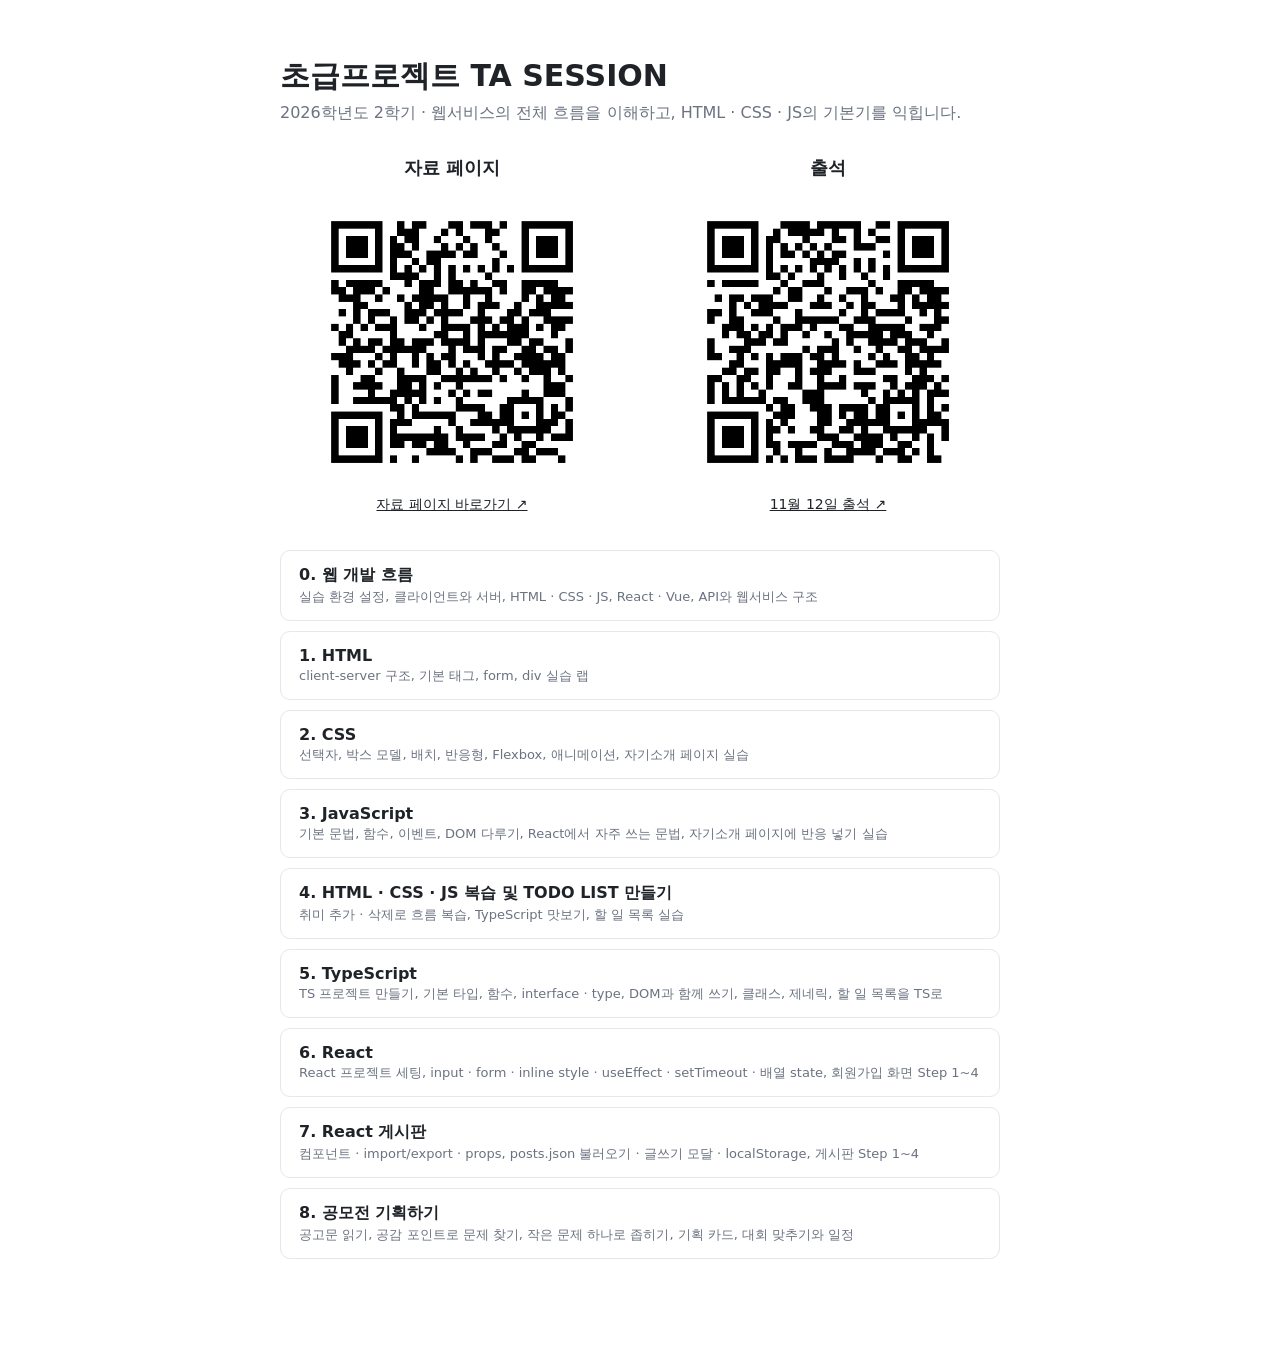
<file: index.html>
<!DOCTYPE html>
<html lang="ko">
<head>
<meta charset="UTF-8" />
<meta name="viewport" content="width=device-width, initial-scale=1" />
<meta name="description" content="초급프로젝트 TA SESSION: 웹 개발 흐름부터 HTML, CSS, JavaScript, TypeScript까지.">
<title>초급프로젝트 TA SESSION</title>
<link rel="stylesheet" href="session.css">
<style>
  body { margin: 0; font-family: system-ui, -apple-system, "Apple SD Gothic Neo", "Noto Sans KR", sans-serif; color: #1f2328; background: #fff; }
  main { max-width: 720px; margin: 0 auto; padding: 56px 24px 80px; }
  h1 { font-size: 30px; margin: 0 0 6px; }
  p.sub { color: #6b7280; margin: 0 0 32px; }
  .entry { display: grid; grid-template-columns: repeat(2, minmax(0, 1fr)); gap: 32px; margin: 0 0 36px; text-align: center; }
  .entry h2 { font-size: 18px; margin: 0 0 12px; }
  .entry a { color: inherit; }
  .qr { width: min(100%, 300px); margin: 0 auto; }
  .qr > a { display: block; }
  .qr img { display: block; width: 100%; height: auto; }
  .qr figcaption { margin-top: 4px; font-size: 14px; text-align: center; }
  ol { padding-left: 0; list-style: none; }
  li { border: 1px solid #e5e7eb; border-radius: 10px; margin: 10px 0; }
  li a { display: block; padding: 14px 18px; color: inherit; text-decoration: none; }
  li a:hover { background: #f6f6f4; }
  li b { display: block; }
  li span { color: #6b7280; font-size: 13px; }
  li.soon { opacity: .45; }
  li.soon > div { padding: 14px 18px; }
  @media (max-width: 640px) {
    main { padding: 32px 20px 60px; }
    .entry { grid-template-columns: minmax(0, 1fr); gap: 24px; }
  }
</style>
</head>
<body>
<main>
  <h1>초급프로젝트 TA SESSION</h1>
  <p class="sub">2026학년도 2학기 · 웹서비스의 전체 흐름을 이해하고, HTML · CSS · JS의 기본기를 익힙니다.</p>
  <section class="entry" aria-label="자료 페이지와 출석 접속">
    <div>
      <h2>자료 페이지</h2>
      <figure class="qr">
        <a href="assets/site-qr.png" target="_blank" rel="noopener noreferrer" aria-label="자료 페이지 접속 QR 크게 보기"><img src="assets/site-qr.png" width="984" height="984" alt="초급프로젝트 TA SESSION 자료 페이지 접속 QR 코드"></a>
        <figcaption><a href="https://boseung2.github.io/project-beginner-ta/index.html">자료 페이지 바로가기 ↗</a></figcaption>
      </figure>
    </div>
    <div>
      <h2>출석</h2>
      <figure class="qr">
        <a href="assets/attendance-2026-11-12-qr.png" target="_blank" rel="noopener noreferrer" aria-label="11월 12일 출석 QR 크게 보기"><img src="assets/attendance-2026-11-12-qr.png" width="984" height="984" alt="11월 12일 TA SESSION 출석 구글폼 접속 QR 코드"></a>
        <figcaption><a href="https://forms.gle/dBenYsK5DLjLka7y7" target="_blank" rel="noopener noreferrer">11월 12일 출석 ↗</a></figcaption>
      </figure>
    </div>
  </section>
  <ol>
    <li><a href="0-web-flow.html"><b>0. 웹 개발 흐름</b><span>실습 환경 설정, 클라이언트와 서버, HTML · CSS · JS, React · Vue, API와 웹서비스 구조</span></a></li>
    <li><a href="1-HTML.html"><b>1. HTML</b><span>client-server 구조, 기본 태그, form, div 실습 랩</span></a></li>
    <li><a href="2-CSS.html"><b>2. CSS</b><span>선택자, 박스 모델, 배치, 반응형, Flexbox, 애니메이션, 자기소개 페이지 실습</span></a></li>
    <li><a href="3-JS.html"><b>3. JavaScript</b><span>기본 문법, 함수, 이벤트, DOM 다루기, React에서 자주 쓰는 문법, 자기소개 페이지에 반응 넣기 실습</span></a></li>
    <li><a href="4-review.html"><b>4. HTML · CSS · JS 복습 및 TODO LIST 만들기</b><span>취미 추가 · 삭제로 흐름 복습, TypeScript 맛보기, 할 일 목록 실습</span></a></li>
    <li><a href="5-TS.html"><b>5. TypeScript</b><span>TS 프로젝트 만들기, 기본 타입, 함수, interface · type, DOM과 함께 쓰기, 클래스, 제네릭, 할 일 목록을 TS로</span></a></li>
    <li><a href="6-React.html"><b>6. React</b><span>React 프로젝트 세팅, input · form · inline style · useEffect · setTimeout · 배열 state, 회원가입 화면 Step 1~4</span></a></li>
    <li><a href="7-Board.html"><b>7. React 게시판</b><span>컴포넌트 · import/export · props, posts.json 불러오기 · 글쓰기 모달 · localStorage, 게시판 Step 1~4</span></a></li>
    <li><a href="8-Contest.html"><b>8. 공모전 기획하기</b><span>공고문 읽기, 공감 포인트로 문제 찾기, 작은 문제 하나로 좁히기, 기획 카드, 대회 맞추기와 일정</span></a></li>
  </ol>
</main>
</body>
</html>
</file>
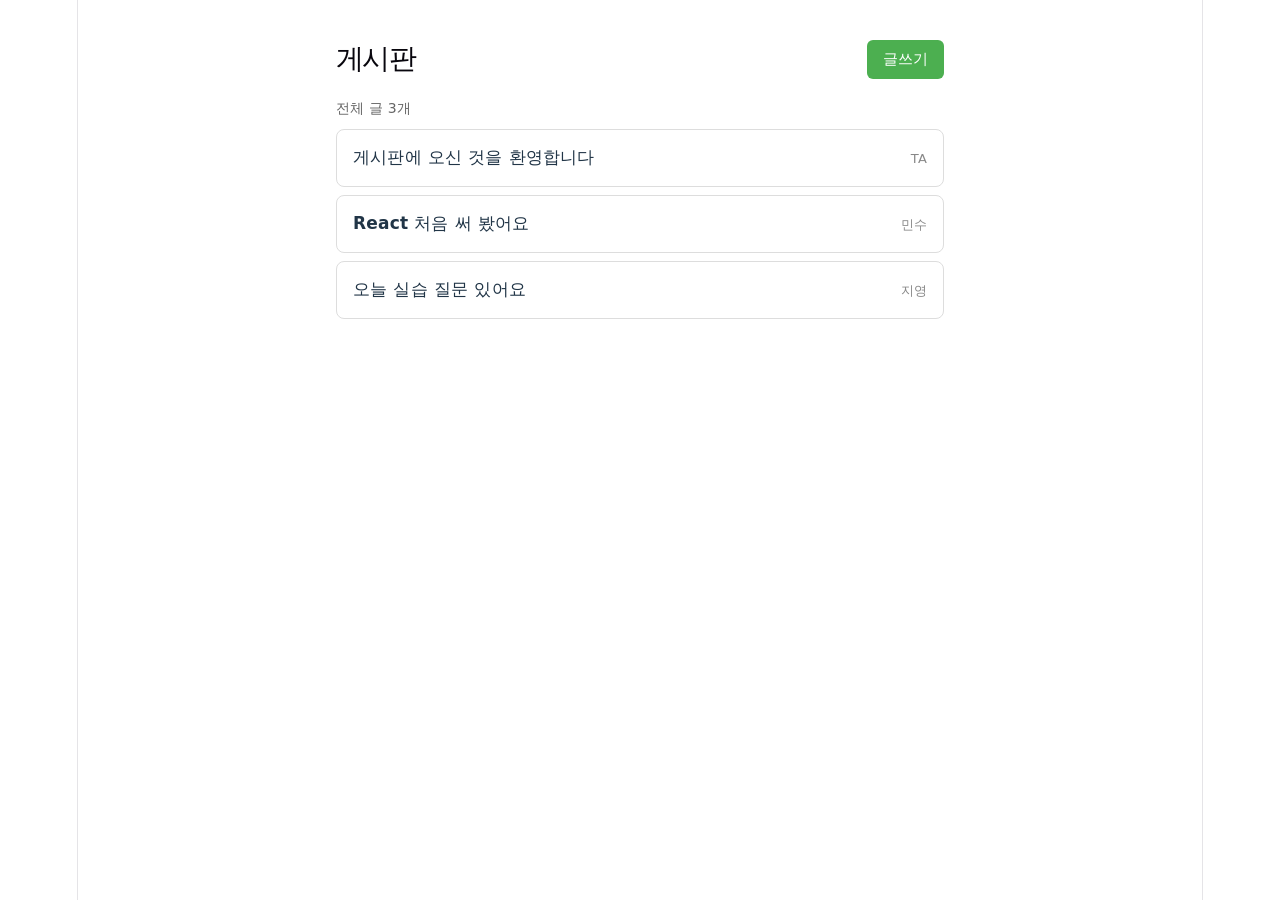
<file: examples/react-board/index.html>
<!doctype html>
<html lang="en">
  <head>
    <meta charset="UTF-8" />
    <link rel="icon" type="image/svg+xml" href="./favicon.svg" />
    <meta name="viewport" content="width=device-width, initial-scale=1.0" />
    <title>my-board</title>
    <script type="module" crossorigin src="./assets/index-BZwcEtJu.js"></script>
    <link rel="stylesheet" crossorigin href="./assets/index-CDhl8af8.css">
  </head>
  <body>
    <div id="root"></div>
  </body>
</html>
</file>
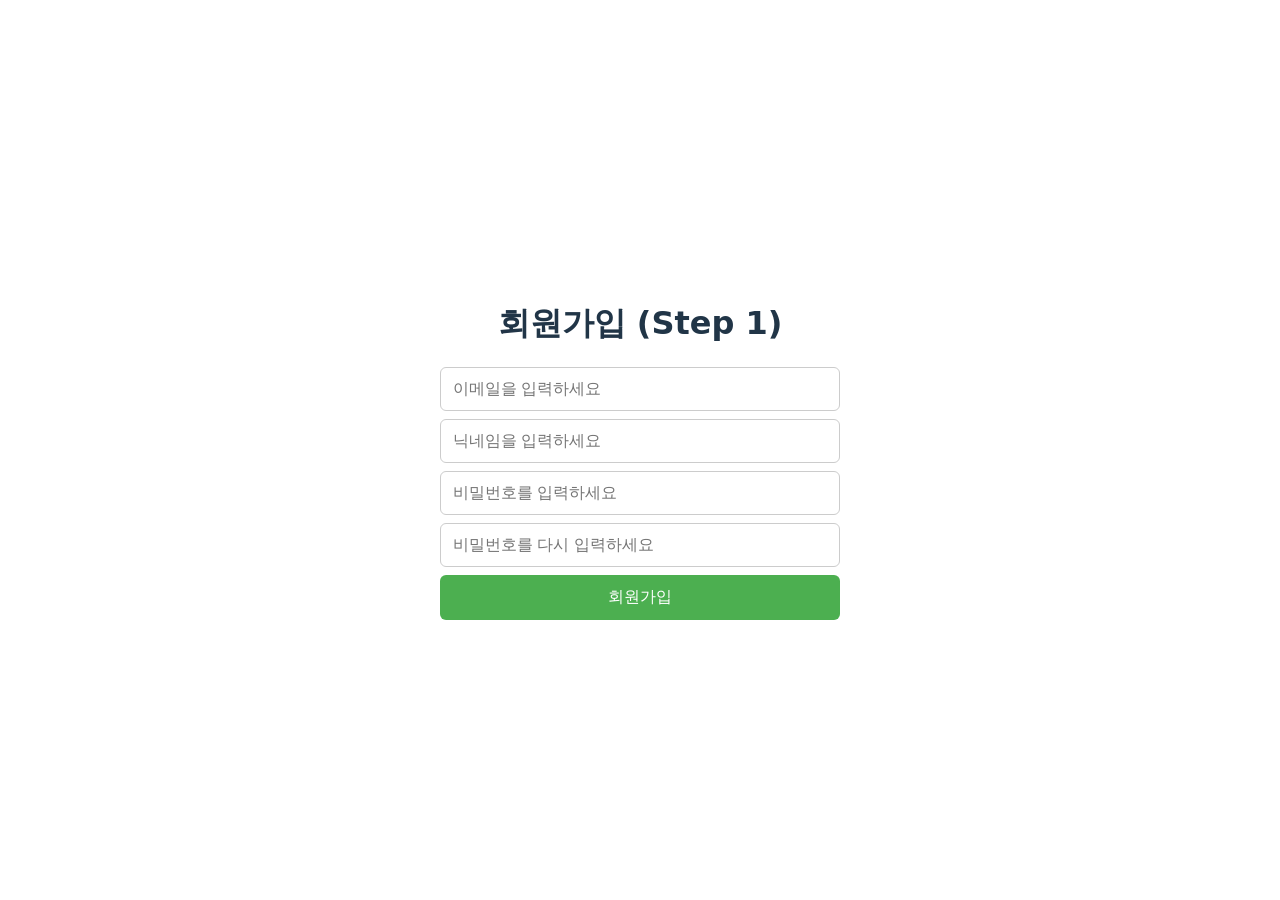
<file: examples/react-signup/index.html>
<!doctype html>
<html lang="en">
  <head>
    <meta charset="UTF-8" />
    <link rel="icon" type="image/svg+xml" href="./favicon.svg" />
    <meta name="viewport" content="width=device-width, initial-scale=1.0" />
    <title>my-first-react-app</title>
    <script type="module" crossorigin src="./assets/index-B0tS22Zd.js"></script>
    <link rel="stylesheet" crossorigin href="./assets/index-BypY_VxP.css">
  </head>
  <body>
    <div id="root"></div>
  </body>
</html>
</file>
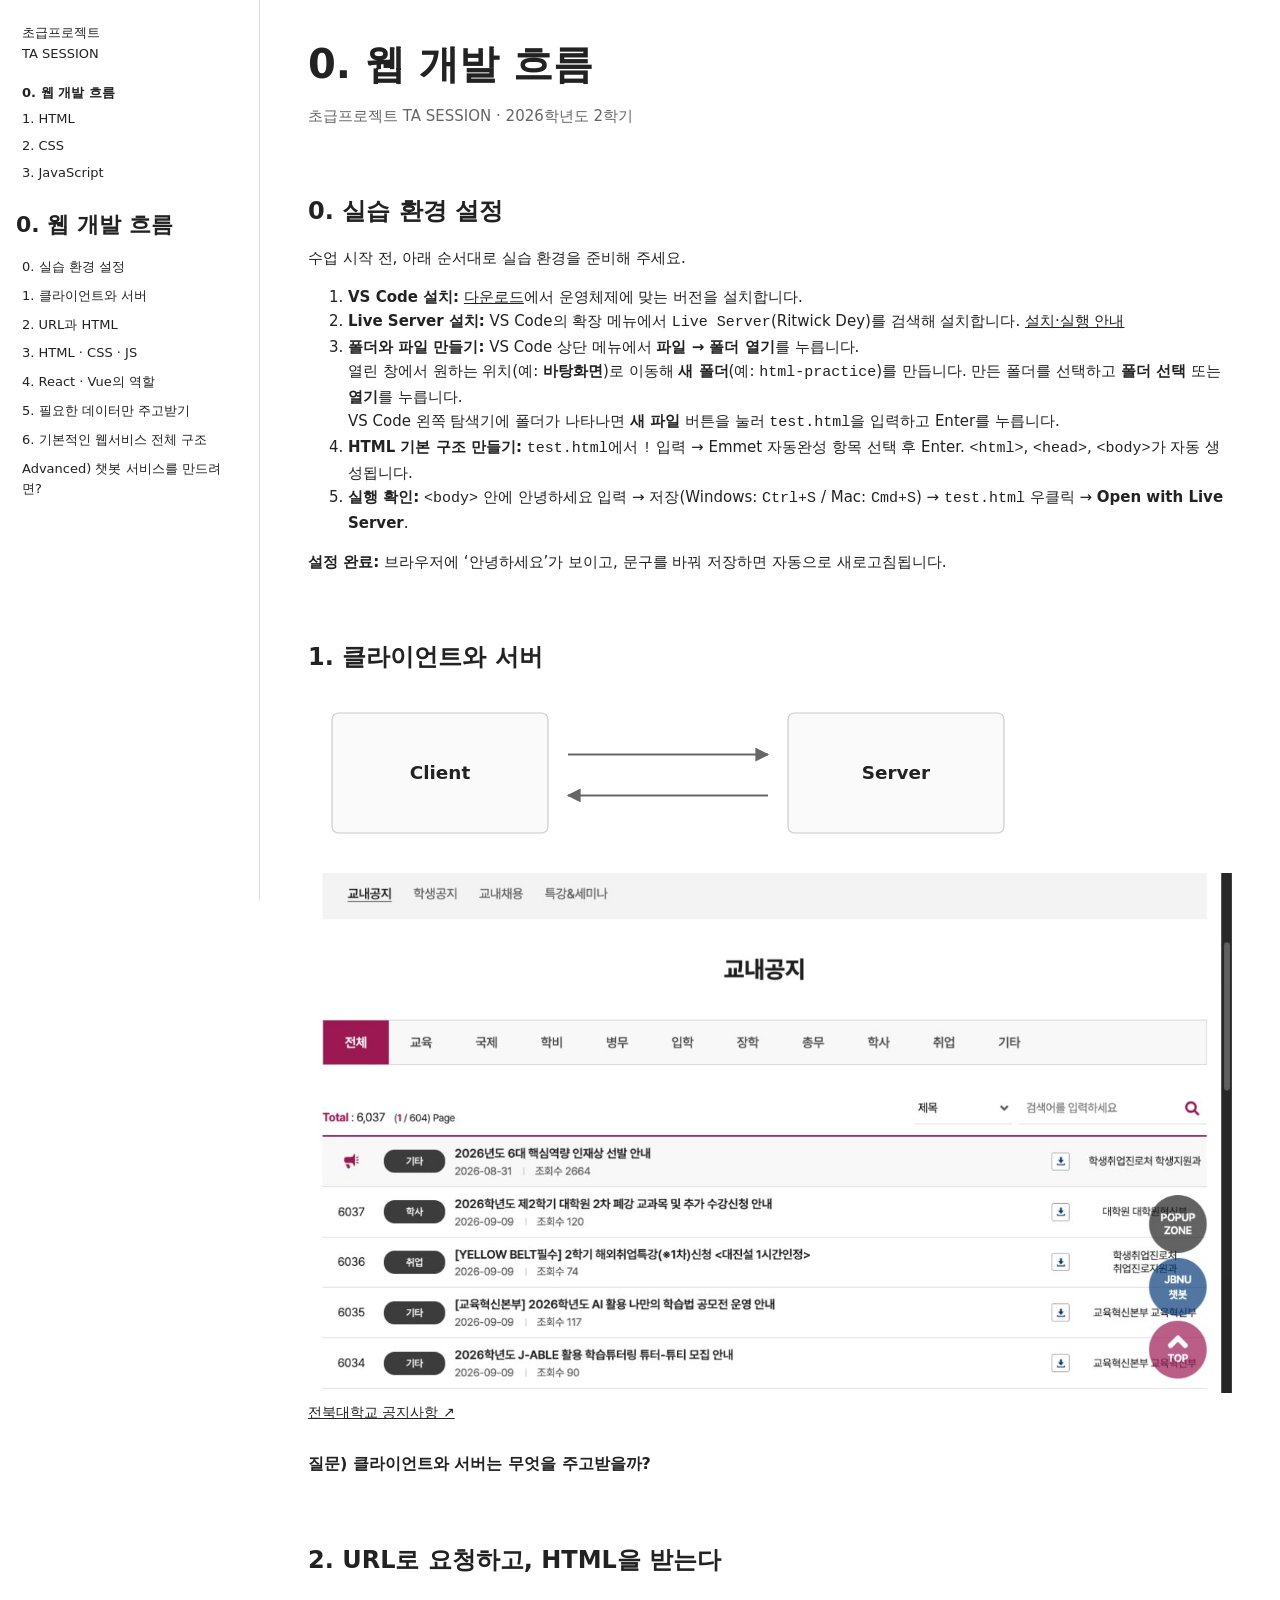
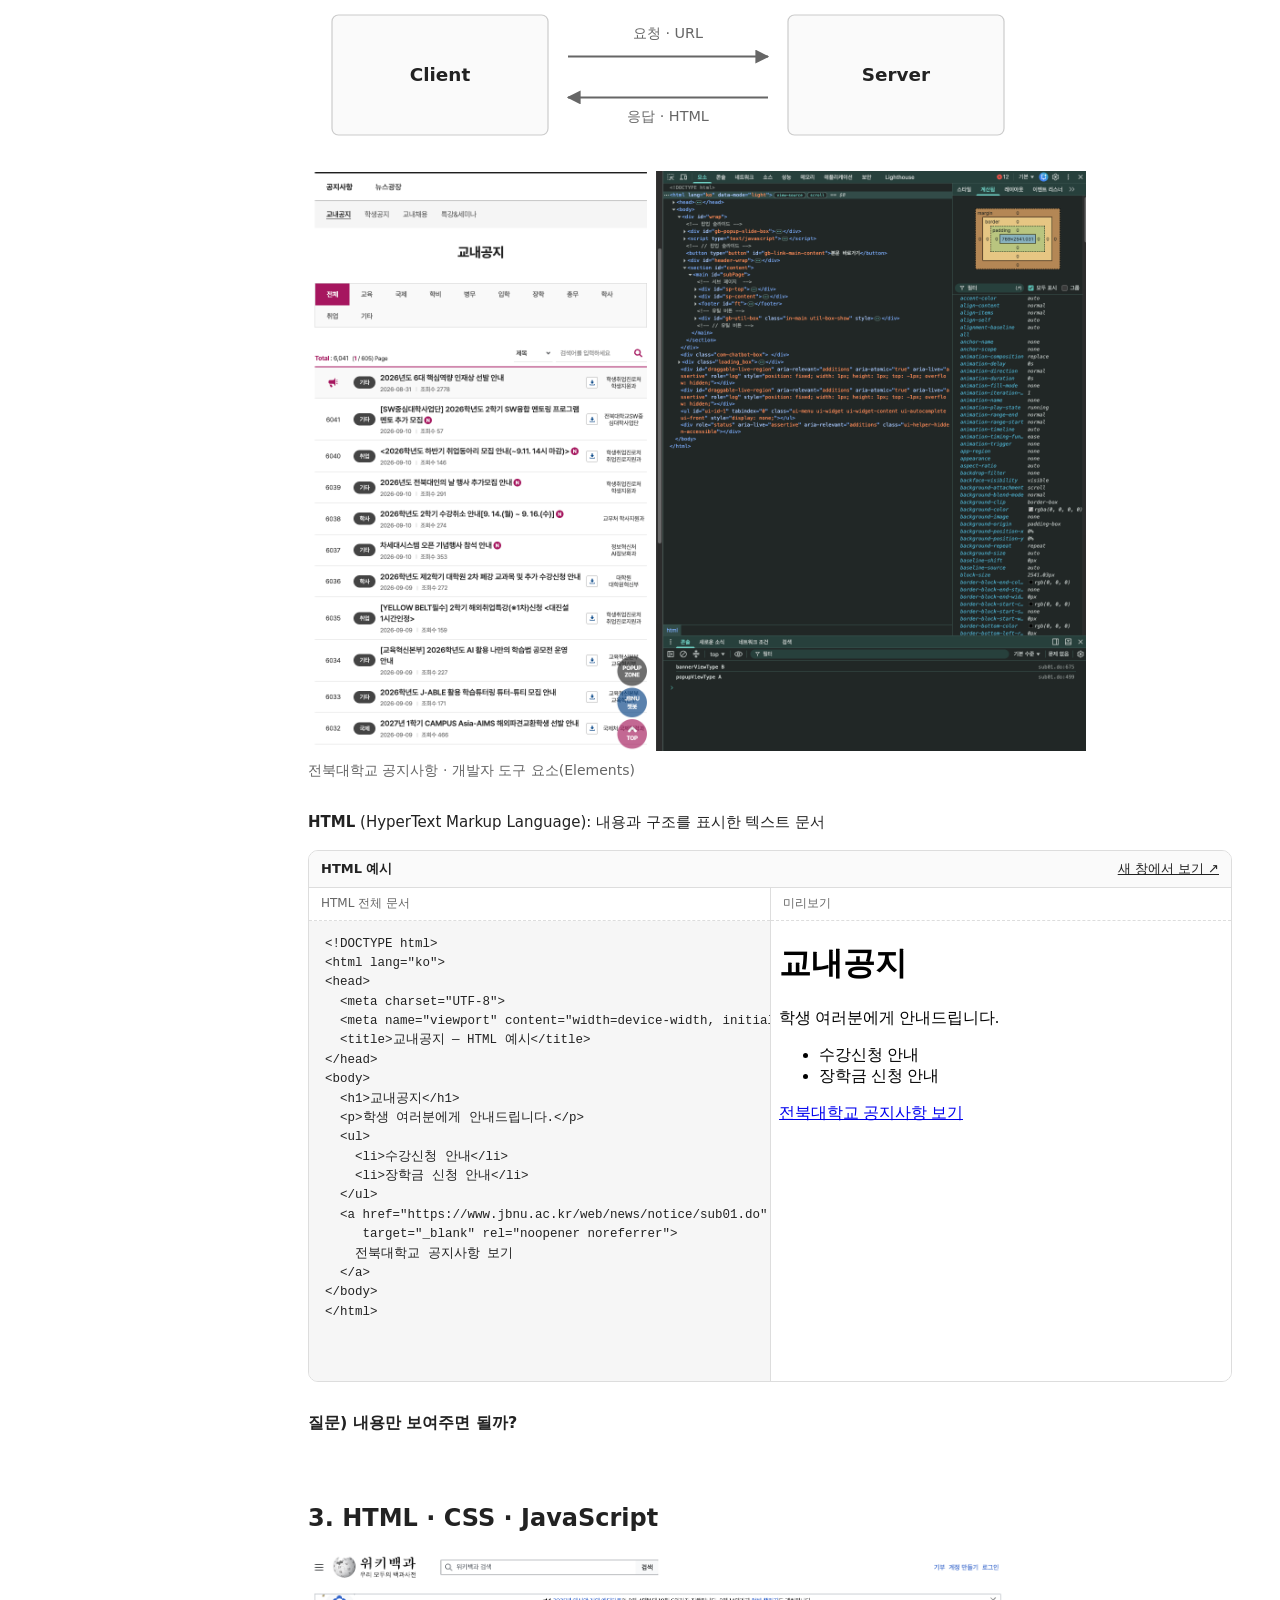
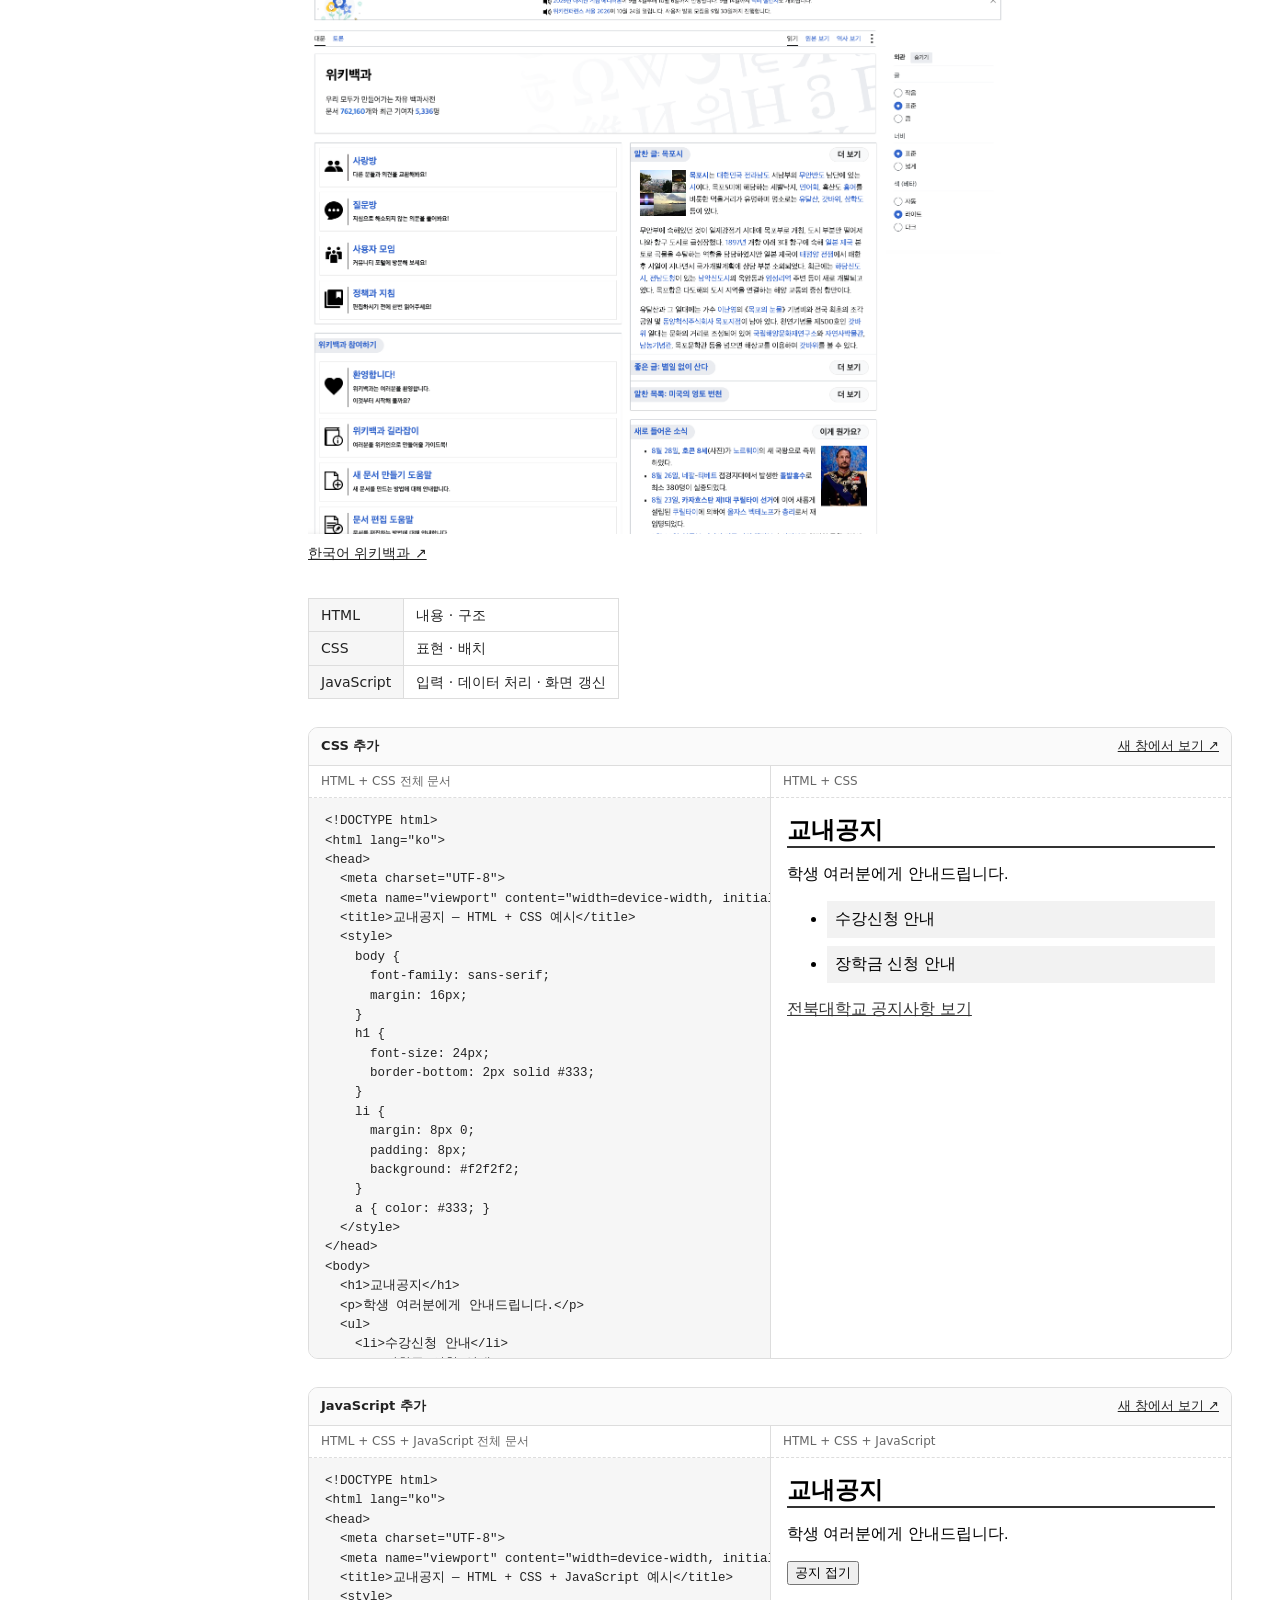
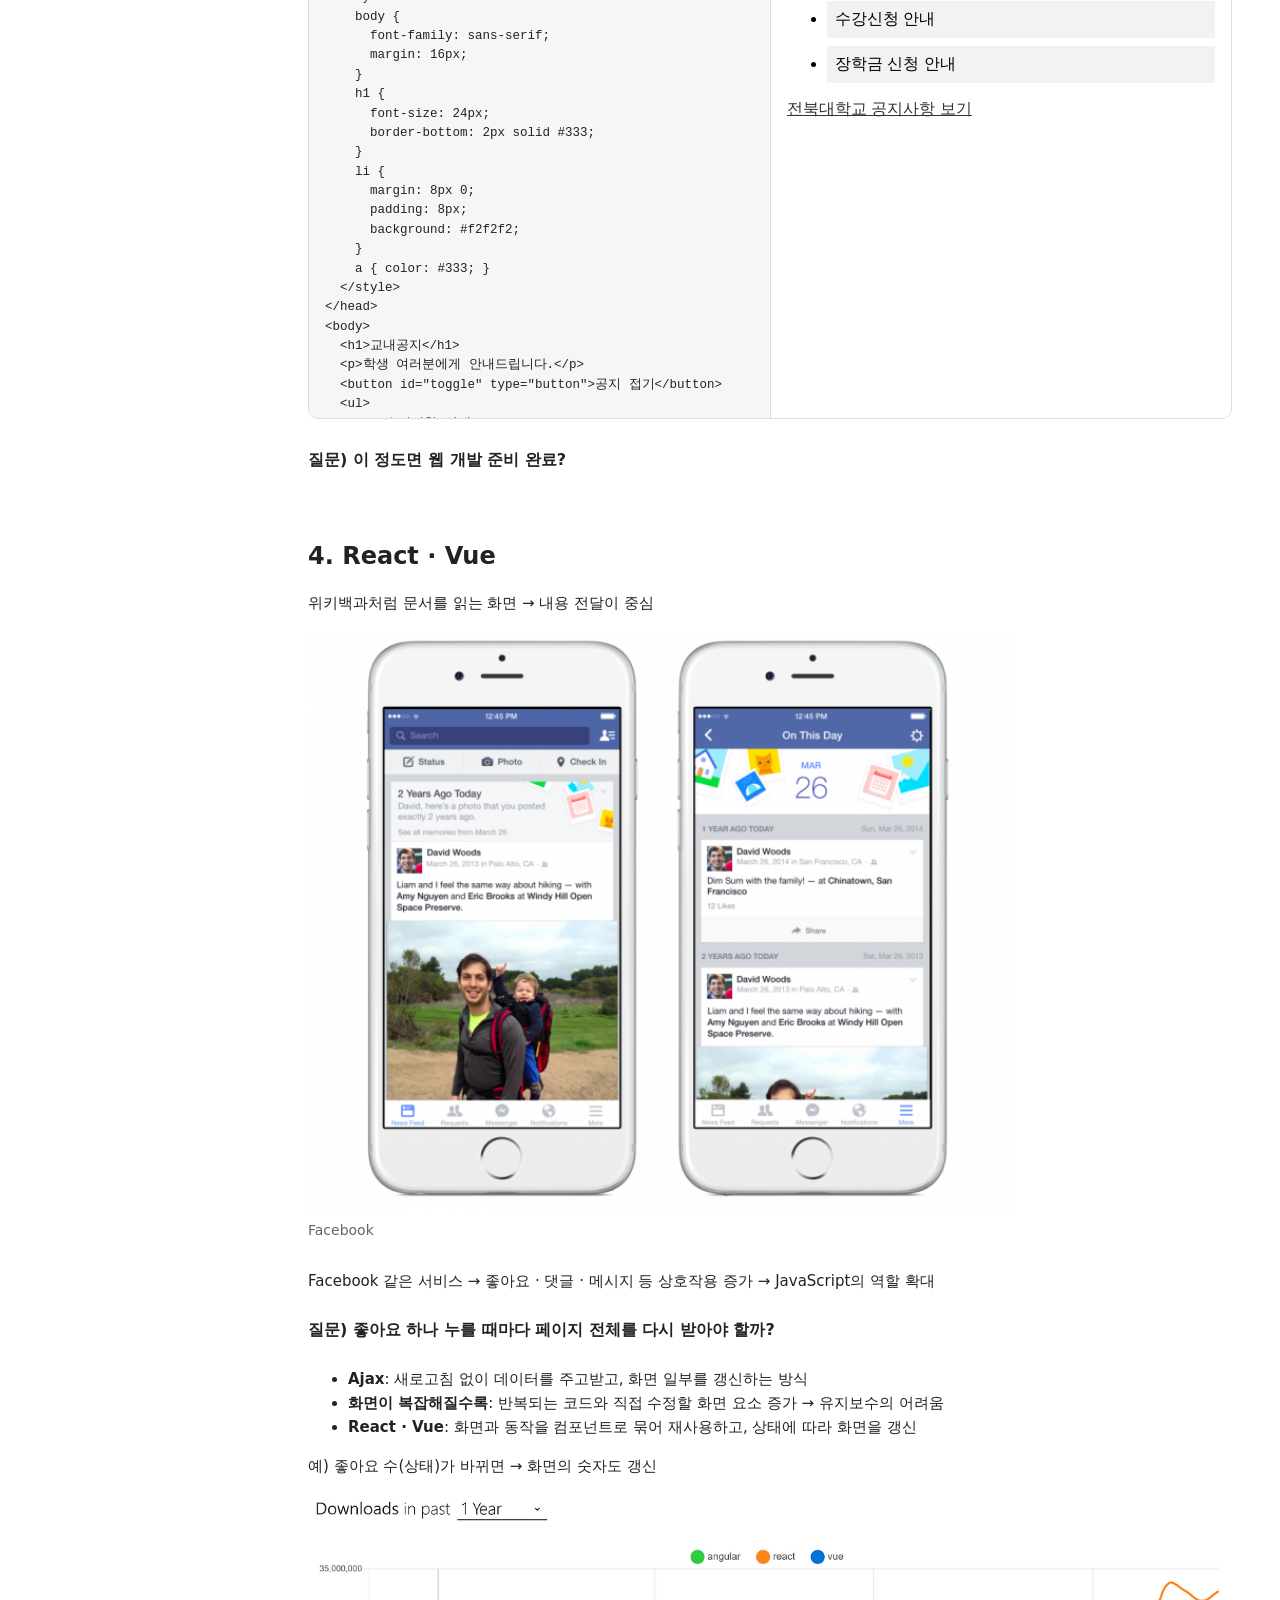
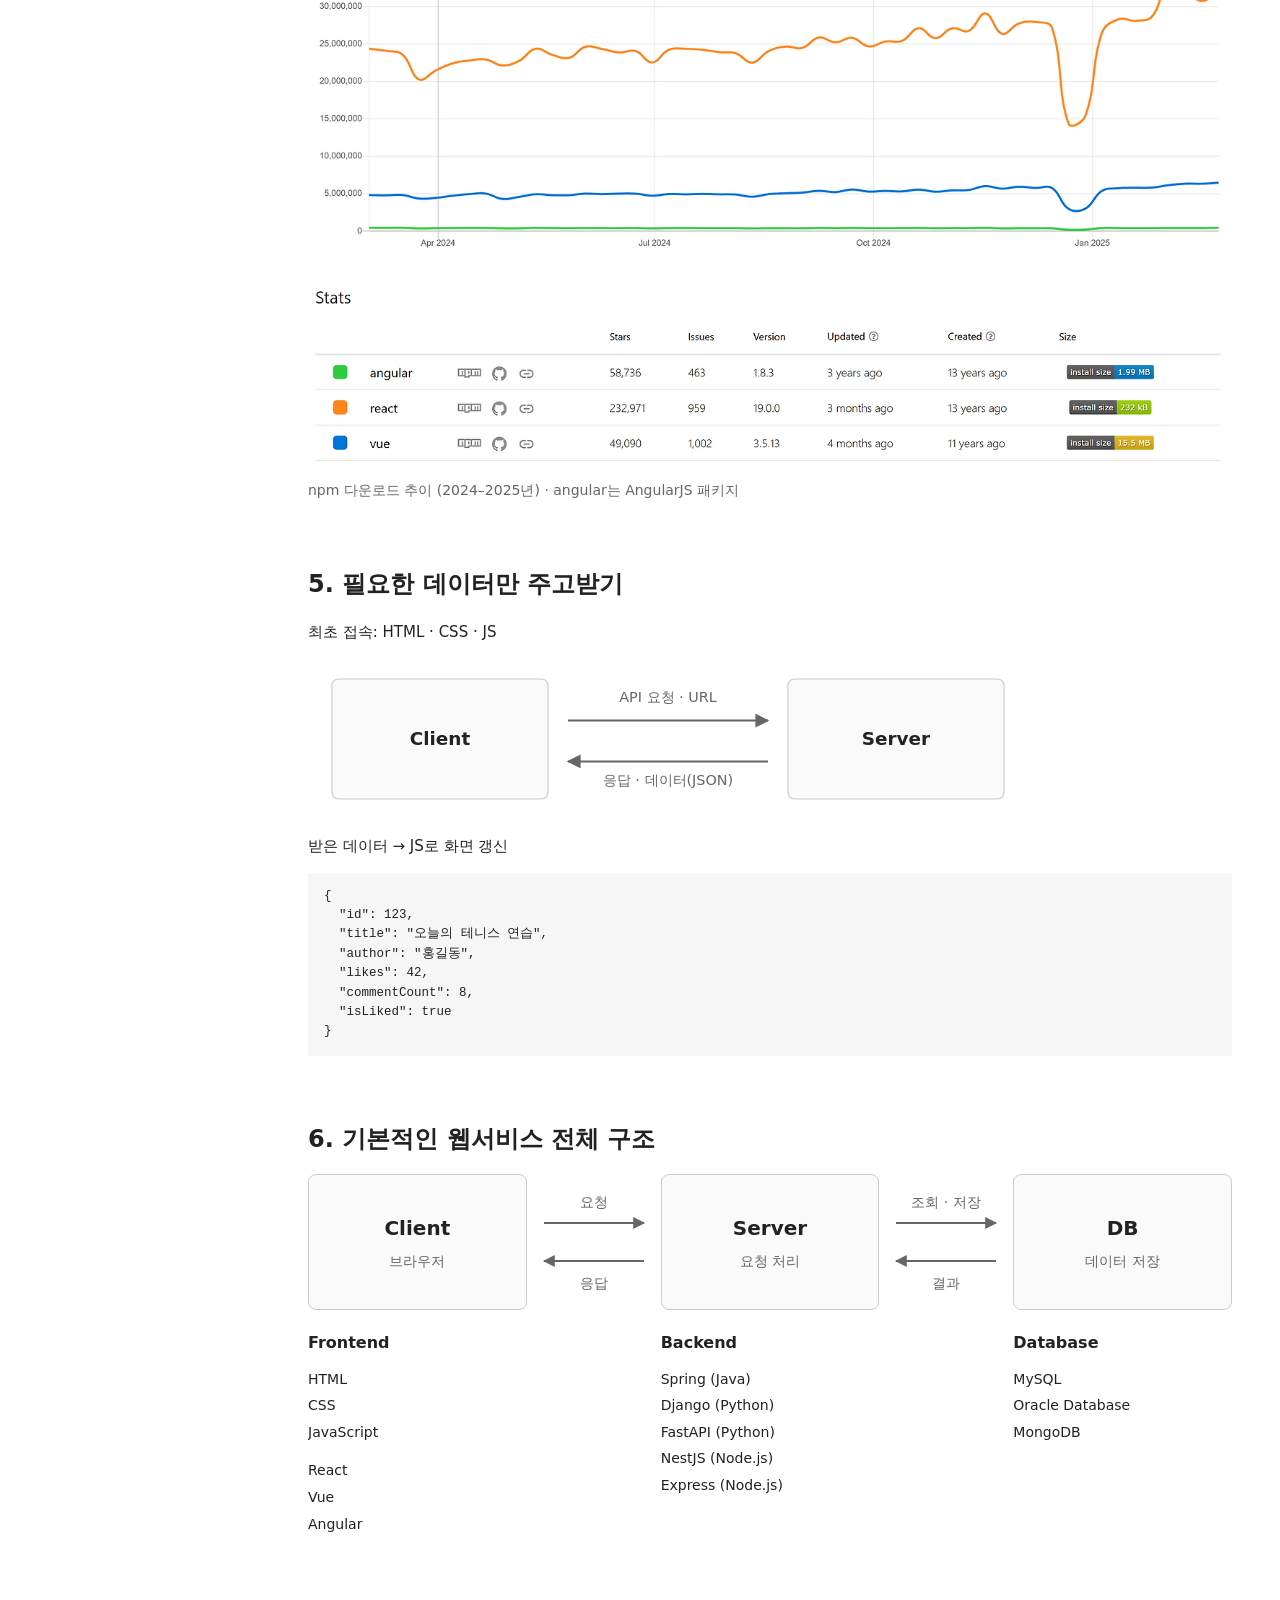
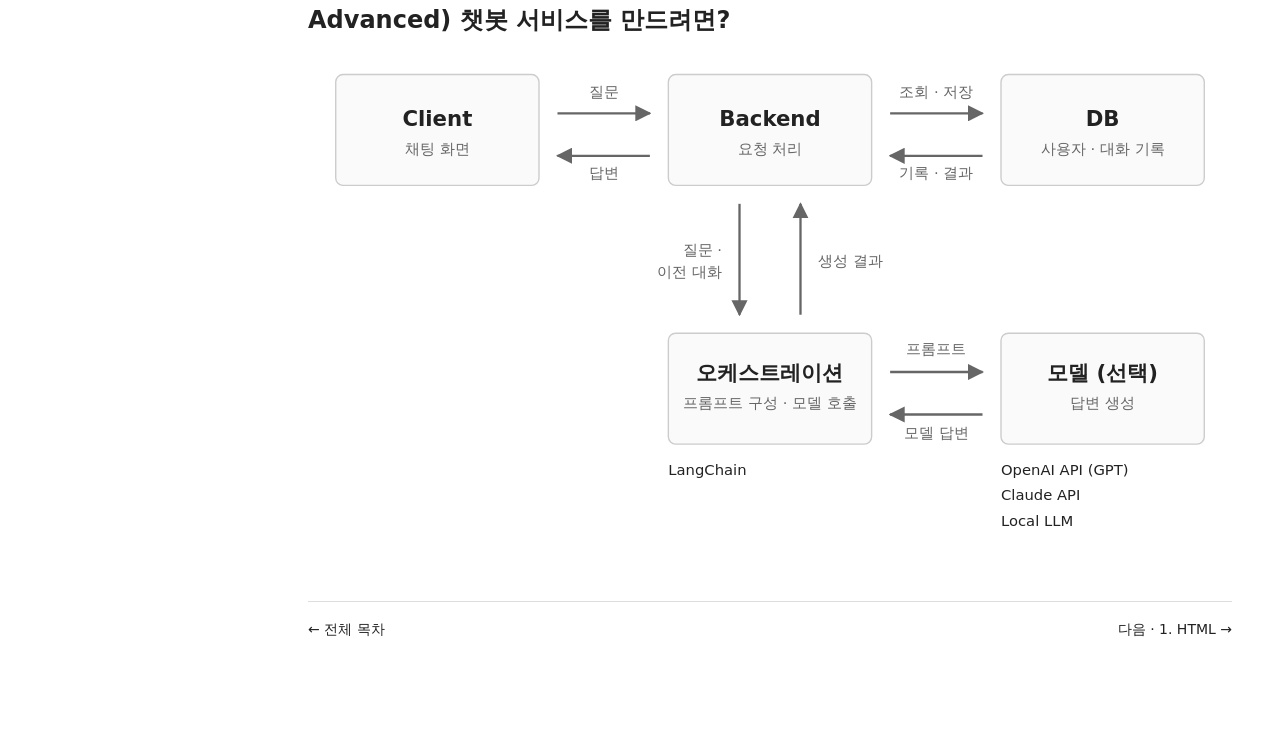
<file: 0-web-flow.html>
<!DOCTYPE html>
<html lang="ko">
<head>
<meta charset="UTF-8">
<meta name="viewport" content="width=device-width, initial-scale=1">
<meta name="description" content="초급프로젝트 TA SESSION — 클라이언트와 서버, HTML·CSS·JS, React·Vue, API와 웹서비스 구조를 익숙한 화면으로 살펴봅니다.">
<title>0. 웹 개발 흐름 — 초급프로젝트 TA SESSION</title>
<link rel="stylesheet" href="session.css">
<style>
  :root {
    --bg: #ffffff; --fg: #222222; --muted: #666666; --line: #dddddd;
    --code-bg: #f6f6f6; --accent: #222222; --pane: #fafafa;
  }
  * { box-sizing: border-box; }
  html { scroll-behavior: smooth; }
  body {
    margin: 0; background: var(--bg); color: var(--fg);
    font-family: system-ui, -apple-system, "Segoe UI", Roboto, "Apple SD Gothic Neo", "Noto Sans KR", sans-serif;
    font-size: 15px; line-height: 1.6;
  }
  a { color: var(--accent); }
  .layout { display: grid; grid-template-columns: 260px minmax(0, 1fr); min-height: 100vh; }
  nav.toc {
    position: sticky; top: 0; height: 100vh; overflow: auto;
    border-right: 1px solid var(--line); padding: 20px 16px; font-size: 13px;
  }
  nav.toc h1 { font-size: 22px; margin: 0 0 12px; }
  nav.toc ol { list-style: none; padding: 0; margin: 0; }
  nav.toc li { margin: 2px 0; }
  nav.toc a { color: var(--fg); text-decoration: none; display: block; padding: 3px 6px; border-radius: 4px; }
  nav.toc a:hover { background: var(--code-bg); }
  main { min-width: 0; padding: 32px 48px 120px; max-width: 1400px; }
  h1.title { font-size: 40px; margin: 0 0 8px; }
  .subtitle { color: var(--muted); margin: 0 0 40px; }
  h2 { font-size: 24px; margin: 56px 0 16px; padding-top: 8px; }
  .diagram { margin: 12px 0 8px; max-width: 720px; }
  .diagram svg { display: block; width: 100%; height: auto; }
  .diagram text { font-family: inherit; }
  .diagram .node { fill: #fafafa; stroke: #cccccc; stroke-width: 1.5; }
  .diagram .label { fill: #222222; font-size: 23px; font-weight: 600; }
  .diagram .sub { fill: #666666; font-size: 16px; }
  .diagram .arrow-label { fill: #666666; font-size: 18px; }
  .diagram .arrow { fill: none; stroke: #666666; stroke-width: 2.5; }
  .diagram .phase { fill: #666666; font-size: 16px; font-weight: 600; }
  .chatbot-diagram { max-width: 1000px; overflow-x: auto; }
  .diagram.chatbot-diagram svg { min-width: 780px; }
  .chatbot-diagram .arrow-label { font-size: 16px; }
  .chatbot-diagram .technology { fill: #222222; font-size: 16px; }
  figure { margin: 16px 0 28px; }
  .example > a { display: block; }
  .example img { display: block; width: 100%; height: auto; max-height: 580px; object-fit: contain; object-position: left; }
  .example figcaption { margin: 8px 0 0; font-size: 14px; color: var(--muted); }

  .question { margin: 24px 0; font-size: 16px; font-weight: 600; }
  .code-demo { border: 1px solid var(--line); border-radius: 10px; overflow: hidden; margin: 16px 0 28px; background: var(--bg); }
  .demo-title { display: flex; align-items: center; justify-content: space-between; gap: 14px; padding: 8px 12px; background: var(--pane); border-bottom: 1px solid var(--line); font-size: 13px; }
  .demo-grid { display: grid; grid-template-columns: 1fr 1fr; }
  .demo-grid > div { min-width: 0; }
  .demo-grid > div + div { border-left: 1px solid var(--line); }
  .pane-label { margin: 0; padding: 6px 12px; border-bottom: 1px dashed var(--line); font-size: 12px; color: var(--muted); }
  pre { margin: 0; padding: 14px 16px; overflow-x: auto; background: var(--code-bg); font: 12.5px/1.55 ui-monospace, SFMono-Regular, Menlo, Consolas, monospace; tab-size: 2; }
  .code-demo pre { height: 460px; }
  iframe { display: block; width: 100%; height: 460px; border: 0; background: #fff; }
  .notice-demo pre, .notice-demo iframe { height: 560px; }
  code { font-family: ui-monospace, SFMono-Regular, Menlo, Consolas, monospace; }
  .definition { margin: 16px 0; }
  .table-wrap { overflow-x: auto; }
  table { border-collapse: collapse; font-size: 14px; margin: 6px 0 12px; }
  th, td { text-align: left; border: 1px solid var(--line); padding: 5px 12px; vertical-align: top; }
  th { background: var(--code-bg); font-weight: 600; }
  .roles td:first-child { white-space: nowrap; background: var(--code-bg); }
  .architecture-scroll { max-width: 1000px; overflow-x: auto; margin: 16px 0; }
  .architecture { display: grid; grid-template-columns: minmax(0, 1fr) 110px minmax(0, 1fr) 110px minmax(0, 1fr); gap: 12px; min-width: 780px; }
  .architecture-column { min-width: 0; }
  .architecture-node { height: 136px; border: 1px solid #cccccc; border-radius: 8px; background: #fafafa; display: flex; flex-direction: column; align-items: center; justify-content: center; gap: 6px; }
  .architecture-node strong { font-size: 20px; font-weight: 600; }
  .architecture-node span { color: var(--muted); font-size: 14px; }
  .architecture-column h3 { font-size: 16px; margin: 20px 0 10px; }
  .technology-list { list-style: none; padding: 0; margin: 0; font-size: 14px; line-height: 1.9; }
  .technology-gap { margin-top: 12px; }
  .architecture-arrows { width: 110px; height: 136px; }
  .architecture-arrows text { fill: #666666; font: 14px system-ui, sans-serif; }
  .architecture-arrows > path { fill: none; stroke: #666666; stroke-width: 2; }
  @media (max-width: 1000px) {
    .layout { grid-template-columns: 1fr; }
    nav.toc { position: static; height: auto; border-right: 0; border-bottom: 1px solid var(--line); }
    main { padding: 24px 20px 80px; }
    .demo-grid { grid-template-columns: 1fr; }
    .demo-grid > div + div { border-left: 0; border-top: 1px solid var(--line); }
  }
  @media (max-width: 620px) {
    .diagram { overflow-x: auto; }
    .diagram svg { min-width: 540px; }
    .demo-title { align-items: flex-start; }
  }
  @media (prefers-reduced-motion: reduce) { html { scroll-behavior: auto; } }
  @media print {
    @page { margin: 16mm; }
    .layout { display: block; }
    nav.toc { display: none; }
    main { max-width: none; padding: 0; }
    h1.title { font-size: 28px; }
    h2 { font-size: 22px; }
    section { break-before: page; }
    section:first-of-type { break-before: auto; }
    .diagram, .example, .question, tr { break-inside: avoid; }
    .example img { max-height: 95mm; }
    a { color: inherit; }
    .example figcaption a::after { content: " · " attr(href); font-size: 10px; word-break: break-all; }
    .diagram svg { min-width: 0 !important; }
    .architecture-scroll { overflow: visible; }
    .architecture { min-width: 0; grid-template-columns: minmax(0, 1fr) 70px minmax(0, 1fr) 70px minmax(0, 1fr); gap: 8px; }
    .architecture-arrows { width: 70px; }
    .technology-list { font-size: 12px; }
  }
</style>
</head>
<body>
<div class="layout">
<nav class="toc" aria-label="자료 목차">
  <a class="session-brand" href="index.html">초급프로젝트<br>TA SESSION</a>
  <div class="session-nav">
    <a href="0-web-flow.html" aria-current="page">0. 웹 개발 흐름</a>
    <a href="1-HTML.html">1. HTML</a>
    <a href="2-CSS.html">2. CSS</a>
    <a href="3-JS.html">3. JavaScript</a>
  </div>
  <h1>0. 웹 개발 흐름</h1>
  <ol>
    <li><a href="#s0">0. 실습 환경 설정</a></li>
    <li><a href="#s1">1. 클라이언트와 서버</a></li>
    <li><a href="#s2">2. URL과 HTML</a></li>
    <li><a href="#s3">3. HTML · CSS · JS</a></li>
    <li><a href="#s4">4. React · Vue의 역할</a></li>
    <li><a href="#s5">5. 필요한 데이터만 주고받기</a></li>
    <li><a href="#s6">6. 기본적인 웹서비스 전체 구조</a></li>
    <li><a href="#advanced">Advanced) 챗봇 서비스를 만드려면?</a></li>
  </ol>
</nav>
<main>
  <header>
    <h1 class="title">0. 웹 개발 흐름</h1>
    <p class="subtitle">초급프로젝트 TA SESSION · 2026학년도 2학기</p>
  </header>

  <section id="s0" aria-labelledby="h-s0">
    <h2 id="h-s0">0. 실습 환경 설정</h2>
    <p>수업 시작 전, 아래 순서대로 실습 환경을 준비해 주세요.</p>
    <ol>
      <li><b>VS Code 설치:</b> <a href="https://code.visualstudio.com/download?_exp_download=d53503e735" target="_blank" rel="noopener noreferrer">다운로드</a>에서 운영체제에 맞는 버전을 설치합니다.</li>
      <li><b>Live Server 설치:</b> VS Code의 확장 메뉴에서 <code>Live Server</code>(Ritwick Dey)를 검색해 설치합니다. <a href="https://gaagaagaa.tistory.com/entry/VSCode-Live-Server-%ED%94%8C%EB%9F%AC%EA%B7%B8%EC%9D%B8" target="_blank" rel="noopener noreferrer">설치·실행 안내</a></li>
      <li><b>폴더와 파일 만들기:</b> VS Code 상단 메뉴에서 <b>파일 → 폴더 열기</b>를 누릅니다.<br>
        열린 창에서 원하는 위치(예: <b>바탕화면</b>)로 이동해 <b>새 폴더</b>(예: <code>html-practice</code>)를 만듭니다. 만든 폴더를 선택하고 <b>폴더 선택</b> 또는 <b>열기</b>를 누릅니다.<br>
        VS Code 왼쪽 탐색기에 폴더가 나타나면 <b>새 파일</b> 버튼을 눌러 <code>test.html</code>을 입력하고 Enter를 누릅니다.</li>
      <li><b>HTML 기본 구조 만들기:</b> <code>test.html</code>에서 <code>!</code> 입력 → Emmet 자동완성 항목 선택 후 Enter. <code>&lt;html&gt;</code>, <code>&lt;head&gt;</code>, <code>&lt;body&gt;</code>가 자동 생성됩니다.</li>
      <li><b>실행 확인:</b> <code>&lt;body&gt;</code> 안에 <code>안녕하세요</code> 입력 → 저장(Windows: <code>Ctrl+S</code> / Mac: <code>Cmd+S</code>) → <code>test.html</code> 우클릭 → <b>Open with Live Server</b>.</li>
    </ol>
    <p><b>설정 완료:</b> 브라우저에 ‘안녕하세요’가 보이고, 문구를 바꿔 저장하면 자동으로 새로고침됩니다.</p>
  </section>

  <section id="s1" aria-labelledby="h-s1">
    <h2 id="h-s1">1. 클라이언트와 서버</h2>
    <div class="diagram">
      <svg viewBox="0 0 900 205" role="img" aria-labelledby="diagram1-title">
        <title id="diagram1-title">브라우저 클라이언트와 서버 사이에 요청과 응답이 오갑니다.</title>
        <defs><marker id="arr1" viewBox="0 0 10 10" refX="9" refY="5" markerWidth="7" markerHeight="7" orient="auto-start-reverse"><path d="M0 0L10 5L0 10Z" fill="#666666"/></marker></defs>
        <rect class="node" x="30" y="25" width="270" height="150" rx="8"/>
        <rect class="node" x="600" y="25" width="270" height="150" rx="8"/>
        <text class="label" x="165" y="108" text-anchor="middle">Client</text>
        <text class="label" x="735" y="108" text-anchor="middle">Server</text>
        <path class="arrow" d="M325 77H575" marker-end="url(#arr1)"/>
        <path class="arrow" d="M575 128H325" marker-end="url(#arr1)"/>
      </svg>
    </div>
    <figure class="example">
      <a href="assets/jbnu-notice.jpg" target="_blank" rel="noopener noreferrer" aria-label="전북대 공지사항 캡처 크게 보기"><img src="assets/jbnu-notice.jpg" width="1265" height="712" alt="전북대학교 교내공지 페이지의 공지 목록" fetchpriority="high"></a>
      <figcaption><a href="https://www.jbnu.ac.kr/web/news/notice/sub01.do" target="_blank" rel="noopener noreferrer">전북대학교 공지사항 ↗</a></figcaption>
    </figure>
    <p class="question">질문) 클라이언트와 서버는 무엇을 주고받을까?</p>
  </section>

  <section id="s2" aria-labelledby="h-s2">
    <h2 id="h-s2">2. URL로 요청하고, HTML을 받는다</h2>
    <div class="diagram">
      <svg viewBox="0 0 900 200" role="img" aria-labelledby="diagram2-title">
        <title id="diagram2-title">브라우저는 URL로 지정한 페이지를 요청하고 서버는 HTML 문서를 응답합니다.</title>
        <defs><marker id="arr2" viewBox="0 0 10 10" refX="9" refY="5" markerWidth="7" markerHeight="7" orient="auto-start-reverse"><path d="M0 0L10 5L0 10Z" fill="#666666"/></marker></defs>
        <rect class="node" x="30" y="25" width="270" height="150" rx="8"/>
        <rect class="node" x="600" y="25" width="270" height="150" rx="8"/>
        <text class="label" x="165" y="108" text-anchor="middle">Client</text>
        <text class="label" x="735" y="108" text-anchor="middle">Server</text>
        <text class="arrow-label" x="450" y="54" text-anchor="middle">요청 · URL</text>
        <path class="arrow" d="M325 77H575" marker-end="url(#arr2)"/>
        <path class="arrow" d="M575 128H325" marker-end="url(#arr2)"/>
        <text class="arrow-label" x="450" y="158" text-anchor="middle">응답 · HTML</text>
      </svg>
    </div>
    <figure class="example">
      <a href="assets/jbnu-notice-elements.png" target="_blank" rel="noopener noreferrer" aria-label="전북대 공지사항과 개발자 도구 캡처 크게 보기"><img src="assets/jbnu-notice-elements.png" width="1708" height="1274" alt="왼쪽에는 전북대학교 교내공지 화면, 오른쪽에는 개발자 도구 요소 탭의 문서 구조가 보이는 캡처" loading="lazy"></a>
      <figcaption>전북대학교 공지사항 · 개발자 도구 요소(Elements)</figcaption>
    </figure>
    <p class="definition"><strong>HTML</strong> (HyperText Markup Language): 내용과 구조를 표시한 텍스트 문서</p>
    <div class="code-demo">
      <div class="demo-title"><strong>HTML 예시</strong><a href="examples/notice.html" target="_blank" rel="noopener noreferrer">새 창에서 보기 ↗</a></div>
      <div class="demo-grid">
        <div><p class="pane-label">HTML 전체 문서</p><pre><code>&lt;!DOCTYPE html&gt;
&lt;html lang="ko"&gt;
&lt;head&gt;
  &lt;meta charset="UTF-8"&gt;
  &lt;meta name="viewport" content="width=device-width, initial-scale=1"&gt;
  &lt;title&gt;교내공지 — HTML 예시&lt;/title&gt;
&lt;/head&gt;
&lt;body&gt;
  &lt;h1&gt;교내공지&lt;/h1&gt;
  &lt;p&gt;학생 여러분에게 안내드립니다.&lt;/p&gt;
  &lt;ul&gt;
    &lt;li&gt;수강신청 안내&lt;/li&gt;
    &lt;li&gt;장학금 신청 안내&lt;/li&gt;
  &lt;/ul&gt;
  &lt;a href="https://www.jbnu.ac.kr/web/news/notice/sub01.do"
     target="_blank" rel="noopener noreferrer"&gt;
    전북대학교 공지사항 보기
  &lt;/a&gt;
&lt;/body&gt;
&lt;/html&gt;</code></pre></div>
        <div><p class="pane-label">미리보기</p><iframe src="examples/notice.html" title="HTML만으로 표시한 공지사항 예시" sandbox="allow-popups allow-popups-to-escape-sandbox" loading="lazy"></iframe></div>
      </div>
    </div>
    <p class="question">질문) 내용만 보여주면 될까?</p>
  </section>

  <section id="s3" aria-labelledby="h-s3">
    <h2 id="h-s3">3. HTML · CSS · JavaScript</h2>
    <figure class="example">
      <a href="assets/wikipedia-example.png" target="_blank" rel="noopener noreferrer" aria-label="위키백과 예시 이미지 크게 보기"><img src="assets/wikipedia-example.png" width="1513" height="1261" alt="제목, 문단, 사진, 링크, 검색창과 외관 설정이 있는 한국어 위키백과 대문" loading="lazy"></a>
      <figcaption><a href="https://ko.wikipedia.org/wiki/%EC%9C%84%ED%82%A4%EB%B0%B1%EA%B3%BC:%EB%8C%80%EB%AC%B8" target="_blank" rel="noopener noreferrer">한국어 위키백과 ↗</a></figcaption>
    </figure>
    <div class="table-wrap"><table class="roles">
      <tbody>
        <tr><td>HTML</td><td>내용 · 구조</td></tr>
        <tr><td>CSS</td><td>표현 · 배치</td></tr>
        <tr><td>JavaScript</td><td>입력 · 데이터 처리 · 화면 갱신</td></tr>
      </tbody>
    </table></div>
    <div class="code-demo notice-demo">
      <div class="demo-title"><strong>CSS 추가</strong><a href="examples/notice-styled.html" target="_blank" rel="noopener noreferrer">새 창에서 보기 ↗</a></div>
      <div class="demo-grid">
        <div><p class="pane-label">HTML + CSS 전체 문서</p><pre><code>&lt;!DOCTYPE html&gt;
&lt;html lang="ko"&gt;
&lt;head&gt;
  &lt;meta charset="UTF-8"&gt;
  &lt;meta name="viewport" content="width=device-width, initial-scale=1"&gt;
  &lt;title&gt;교내공지 — HTML + CSS 예시&lt;/title&gt;
  &lt;style&gt;
    body {
      font-family: sans-serif;
      margin: 16px;
    }
    h1 {
      font-size: 24px;
      border-bottom: 2px solid #333;
    }
    li {
      margin: 8px 0;
      padding: 8px;
      background: #f2f2f2;
    }
    a { color: #333; }
  &lt;/style&gt;
&lt;/head&gt;
&lt;body&gt;
  &lt;h1&gt;교내공지&lt;/h1&gt;
  &lt;p&gt;학생 여러분에게 안내드립니다.&lt;/p&gt;
  &lt;ul&gt;
    &lt;li&gt;수강신청 안내&lt;/li&gt;
    &lt;li&gt;장학금 신청 안내&lt;/li&gt;
  &lt;/ul&gt;
  &lt;a href="https://www.jbnu.ac.kr/web/news/notice/sub01.do"
     target="_blank" rel="noopener noreferrer"&gt;
    전북대학교 공지사항 보기
  &lt;/a&gt;
&lt;/body&gt;
&lt;/html&gt;</code></pre></div>
        <div><p class="pane-label">HTML + CSS</p><iframe src="examples/notice-styled.html" title="CSS로 모양을 바꾼 교내공지 예시" sandbox="allow-popups allow-popups-to-escape-sandbox" loading="lazy"></iframe></div>
      </div>
    </div>
    <div class="code-demo notice-demo">
      <div class="demo-title"><strong>JavaScript 추가</strong><a href="examples/notice-interactive.html" target="_blank" rel="noopener noreferrer">새 창에서 보기 ↗</a></div>
      <div class="demo-grid">
        <div><p class="pane-label">HTML + CSS + JavaScript 전체 문서</p><pre><code>&lt;!DOCTYPE html&gt;
&lt;html lang="ko"&gt;
&lt;head&gt;
  &lt;meta charset="UTF-8"&gt;
  &lt;meta name="viewport" content="width=device-width, initial-scale=1"&gt;
  &lt;title&gt;교내공지 — HTML + CSS + JavaScript 예시&lt;/title&gt;
  &lt;style&gt;
    body {
      font-family: sans-serif;
      margin: 16px;
    }
    h1 {
      font-size: 24px;
      border-bottom: 2px solid #333;
    }
    li {
      margin: 8px 0;
      padding: 8px;
      background: #f2f2f2;
    }
    a { color: #333; }
  &lt;/style&gt;
&lt;/head&gt;
&lt;body&gt;
  &lt;h1&gt;교내공지&lt;/h1&gt;
  &lt;p&gt;학생 여러분에게 안내드립니다.&lt;/p&gt;
  &lt;button id="toggle" type="button"&gt;공지 접기&lt;/button&gt;
  &lt;ul&gt;
    &lt;li&gt;수강신청 안내&lt;/li&gt;
    &lt;li&gt;장학금 신청 안내&lt;/li&gt;
  &lt;/ul&gt;
  &lt;a href="https://www.jbnu.ac.kr/web/news/notice/sub01.do"
     target="_blank" rel="noopener noreferrer"&gt;
    전북대학교 공지사항 보기
  &lt;/a&gt;
  &lt;script&gt;
    const button = document.querySelector("#toggle");
    const list = document.querySelector("ul");

    button.addEventListener("click", () =&gt; {
      list.hidden = !list.hidden;
      button.textContent = list.hidden ? "공지 펼치기" : "공지 접기";
    });
  &lt;/script&gt;
&lt;/body&gt;
&lt;/html&gt;</code></pre></div>
        <div><p class="pane-label">HTML + CSS + JavaScript</p><iframe src="examples/notice-interactive.html" title="버튼을 눌러 공지 목록을 접고 펼치는 JavaScript 예시" sandbox="allow-scripts allow-popups allow-popups-to-escape-sandbox" loading="lazy"></iframe></div>
      </div>
    </div>
    <p class="question">질문) 이 정도면 웹 개발 준비 완료?</p>
  </section>

  <section id="s4" aria-labelledby="h-s4">
    <h2 id="h-s4">4. React · Vue</h2>
    <p>위키백과처럼 문서를 읽는 화면 → 내용 전달이 중심</p>
    <figure class="example">
      <a href="assets/facebook-example.png" target="_blank" rel="noopener noreferrer" aria-label="페이스북 예시 이미지 크게 보기"><img src="assets/facebook-example.png" width="670" height="550" alt="스마트폰 두 대에 피드와 과거 게시물이 보이는 페이스북 화면 예시" loading="lazy"></a>
      <figcaption>Facebook</figcaption>
    </figure>
    <p>Facebook 같은 서비스 → 좋아요 · 댓글 · 메시지 등 상호작용 증가 → JavaScript의 역할 확대</p>
    <p class="question">질문) 좋아요 하나 누를 때마다 페이지 전체를 다시 받아야 할까?</p>
    <ul>
      <li><strong>Ajax</strong>: 새로고침 없이 데이터를 주고받고, 화면 일부를 갱신하는 방식</li>
      <li><strong>화면이 복잡해질수록</strong>: 반복되는 코드와 직접 수정할 화면 요소 증가 → 유지보수의 어려움</li>
      <li><strong>React · Vue</strong>: 화면과 동작을 컴포넌트로 묶어 재사용하고, 상태에 따라 화면을 갱신</li>
    </ul>
    <p>예) 좋아요 수(상태)가 바뀌면 → 화면의 숫자도 갱신</p>
    <figure class="example">
      <a href="assets/npm-frontend-framework.png" target="_blank" rel="noopener noreferrer" aria-label="npm 다운로드 추이 이미지 크게 보기"><img src="assets/npm-frontend-framework.png" width="1280" height="799" alt="2024년부터 2025년까지 react, vue, angular 패키지의 npm 다운로드 수를 비교한 그래프" loading="lazy"></a>
      <figcaption>npm 다운로드 추이 (2024–2025년) · angular는 AngularJS 패키지</figcaption>
    </figure>
  </section>

  <section id="s5" aria-labelledby="h-s5">
    <h2 id="h-s5">5. 필요한 데이터만 주고받기</h2>
    <p>최초 접속: HTML · CSS · JS</p>
    <div class="diagram">
      <svg viewBox="0 0 900 200" role="img" aria-labelledby="diagram5-title">
        <title id="diagram5-title">브라우저가 필요한 데이터를 요청하고 JSON 응답을 받아 JavaScript로 화면을 갱신합니다.</title>
        <defs><marker id="arr5" viewBox="0 0 10 10" refX="9" refY="5" markerWidth="7" markerHeight="7" orient="auto-start-reverse"><path d="M0 0L10 5L0 10Z" fill="#666666"/></marker></defs>
        <rect class="node" x="30" y="25" width="270" height="150" rx="8"/>
        <rect class="node" x="600" y="25" width="270" height="150" rx="8"/>
        <text class="label" x="165" y="108" text-anchor="middle">Client</text>
        <text class="label" x="735" y="108" text-anchor="middle">Server</text>
        <text class="arrow-label" x="450" y="54" text-anchor="middle">API 요청 · URL</text>
        <path class="arrow" d="M325 77H575" marker-end="url(#arr5)"/>
        <path class="arrow" d="M575 128H325" marker-end="url(#arr5)"/>
        <text class="arrow-label" x="450" y="158" text-anchor="middle">응답 · 데이터(JSON)</text>
      </svg>
    </div>
    <p>받은 데이터 → JS로 화면 갱신</p>
    <pre><code>{
  "id": 123,
  "title": "오늘의 테니스 연습",
  "author": "홍길동",
  "likes": 42,
  "commentCount": 8,
  "isLiked": true
}</code></pre>
  </section>

  <section id="s6" aria-labelledby="h-s6">
    <h2 id="h-s6">6. 기본적인 웹서비스 전체 구조</h2>
    <div class="architecture-scroll">
      <div class="architecture" role="group" aria-label="클라이언트, 서버, 데이터베이스의 관계와 각 영역의 기술 예시">
        <div class="architecture-column">
          <div class="architecture-node"><strong>Client</strong><span>브라우저</span></div>
          <h3>Frontend</h3>
          <ul class="technology-list">
            <li>HTML</li>
            <li>CSS</li>
            <li>JavaScript</li>
            <li class="technology-gap">React</li>
            <li>Vue</li>
            <li>Angular</li>
          </ul>
        </div>
        <svg class="architecture-arrows" viewBox="0 0 110 136" role="img" aria-labelledby="client-server-title">
          <title id="client-server-title">클라이언트가 서버에 요청을 보내고 서버가 응답합니다.</title>
          <defs><marker id="arch-cs-arrow" viewBox="0 0 10 10" refX="9" refY="5" markerWidth="6" markerHeight="6" orient="auto"><path d="M0 0L10 5L0 10Z" fill="#666666"/></marker></defs>
          <text x="55" y="33" text-anchor="middle">요청</text>
          <path d="M5 49H105" marker-end="url(#arch-cs-arrow)"/>
          <path d="M105 87H5" marker-end="url(#arch-cs-arrow)"/>
          <text x="55" y="114" text-anchor="middle">응답</text>
        </svg>
        <div class="architecture-column">
          <div class="architecture-node"><strong>Server</strong><span>요청 처리</span></div>
          <h3>Backend</h3>
          <ul class="technology-list">
            <li>Spring (Java)</li>
            <li>Django (Python)</li>
            <li>FastAPI (Python)</li>
            <li>NestJS (Node.js)</li>
            <li>Express (Node.js)</li>
          </ul>
        </div>
        <svg class="architecture-arrows" viewBox="0 0 110 136" role="img" aria-labelledby="server-db-title">
          <title id="server-db-title">서버가 데이터베이스에 조회와 저장을 요청하고 결과를 받습니다.</title>
          <defs><marker id="arch-db-arrow" viewBox="0 0 10 10" refX="9" refY="5" markerWidth="6" markerHeight="6" orient="auto"><path d="M0 0L10 5L0 10Z" fill="#666666"/></marker></defs>
          <text x="55" y="33" text-anchor="middle">조회 · 저장</text>
          <path d="M5 49H105" marker-end="url(#arch-db-arrow)"/>
          <path d="M105 87H5" marker-end="url(#arch-db-arrow)"/>
          <text x="55" y="114" text-anchor="middle">결과</text>
        </svg>
        <div class="architecture-column">
          <div class="architecture-node"><strong>DB</strong><span>데이터 저장</span></div>
          <h3>Database</h3>
          <ul class="technology-list">
            <li>MySQL</li>
            <li>Oracle Database</li>
            <li>MongoDB</li>
          </ul>
        </div>
      </div>
    </div>
  </section>

  <section id="advanced" aria-labelledby="h-advanced">
    <h2 id="h-advanced">Advanced) 챗봇 서비스를 만드려면?</h2>
    <div class="diagram chatbot-diagram">
      <svg viewBox="0 0 1000 530" role="img" aria-labelledby="chatbot-title chatbot-desc">
        <title id="chatbot-title">Client, Backend, DB, 오케스트레이션, 모델을 연결한 챗봇 서비스 구조 예시</title>
        <desc id="chatbot-desc">클라이언트가 질문을 보내면 백엔드는 DB에서 이전 대화를 조회하고, 질문과 이전 대화를 오케스트레이션에 전달합니다. 오케스트레이션은 프롬프트를 구성해 선택한 모델을 호출합니다. 백엔드는 생성 결과를 DB에 저장하고 클라이언트에 답변을 반환합니다. 오케스트레이션은 역할을 구분한 박스로, 백엔드 내부에서 실행할 수도 있습니다.</desc>
        <defs><marker id="chatbot-arrow" viewBox="0 0 10 10" refX="9" refY="5" markerWidth="7" markerHeight="7" orient="auto"><path d="M0 0L10 5L0 10Z" fill="#666666"/></marker></defs>

        <rect class="node" x="30" y="20" width="220" height="120" rx="8"/>
        <text class="label" x="140" y="76" text-anchor="middle">Client</text>
        <text class="sub" x="140" y="106" text-anchor="middle">채팅 화면</text>

        <rect class="node" x="390" y="20" width="220" height="120" rx="8"/>
        <text class="label" x="500" y="76" text-anchor="middle">Backend</text>
        <text class="sub" x="500" y="106" text-anchor="middle">요청 처리</text>

        <rect class="node" x="750" y="20" width="220" height="120" rx="8"/>
        <text class="label" x="860" y="76" text-anchor="middle">DB</text>
        <text class="sub" x="860" y="106" text-anchor="middle">사용자 · 대화 기록</text>

        <text class="arrow-label" x="320" y="44" text-anchor="middle">질문</text>
        <path class="arrow" d="M270 62H370" marker-end="url(#chatbot-arrow)"/>
        <path class="arrow" d="M370 108H270" marker-end="url(#chatbot-arrow)"/>
        <text class="arrow-label" x="320" y="132" text-anchor="middle">답변</text>

        <text class="arrow-label" x="680" y="44" text-anchor="middle">조회 · 저장</text>
        <path class="arrow" d="M630 62H730" marker-end="url(#chatbot-arrow)"/>
        <path class="arrow" d="M730 108H630" marker-end="url(#chatbot-arrow)"/>
        <text class="arrow-label" x="680" y="132" text-anchor="middle">기록 · 결과</text>

        <path class="arrow" d="M467 160V280" marker-end="url(#chatbot-arrow)"/>
        <text class="arrow-label" x="448" y="215" text-anchor="end">질문 ·</text>
        <text class="arrow-label" x="448" y="239" text-anchor="end">이전 대화</text>
        <path class="arrow" d="M533 280V160" marker-end="url(#chatbot-arrow)"/>
        <text class="arrow-label" x="552" y="227">생성 결과</text>

        <rect class="node" x="390" y="300" width="220" height="120" rx="8"/>
        <text class="label" x="500" y="351" text-anchor="middle">오케스트레이션</text>
        <text class="sub" x="500" y="381" text-anchor="middle">프롬프트 구성 · 모델 호출</text>
        <text class="technology" x="390" y="453">LangChain</text>

        <text class="arrow-label" x="680" y="323" text-anchor="middle">프롬프트</text>
        <path class="arrow" d="M630 342H730" marker-end="url(#chatbot-arrow)"/>
        <path class="arrow" d="M730 388H630" marker-end="url(#chatbot-arrow)"/>
        <text class="arrow-label" x="680" y="413" text-anchor="middle">모델 답변</text>

        <rect class="node" x="750" y="300" width="220" height="120" rx="8"/>
        <text class="label" x="860" y="351" text-anchor="middle">모델 (선택)</text>
        <text class="sub" x="860" y="381" text-anchor="middle">답변 생성</text>
        <text class="technology" x="750" y="453">OpenAI API (GPT)</text>
        <text class="technology" x="750" y="481">Claude API</text>
        <text class="technology" x="750" y="509">Local LLM</text>
      </svg>
    </div>
  </section>

  <footer class="session-footer"><a href="index.html">← 전체 목차</a><a href="1-HTML.html">다음 · 1. HTML →</a></footer>
</main>
</div>
</body>
</html>
</file>
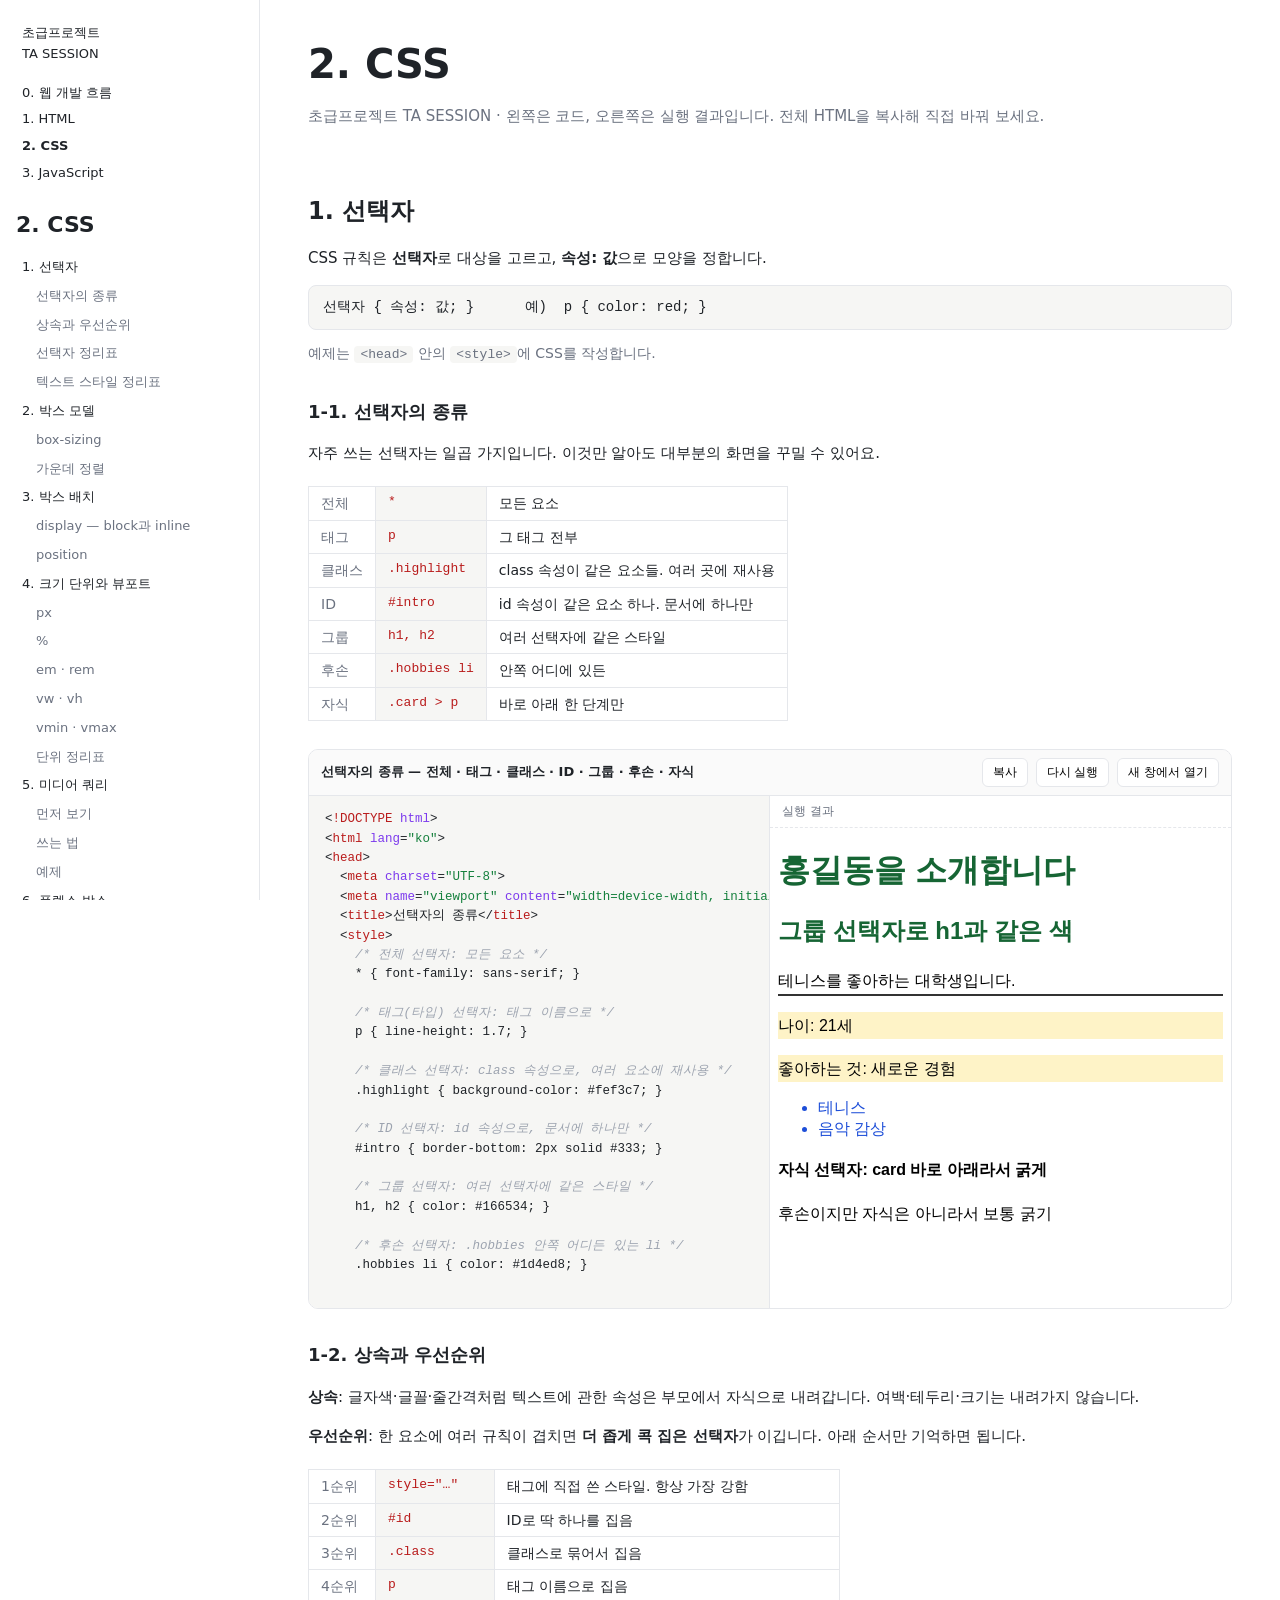
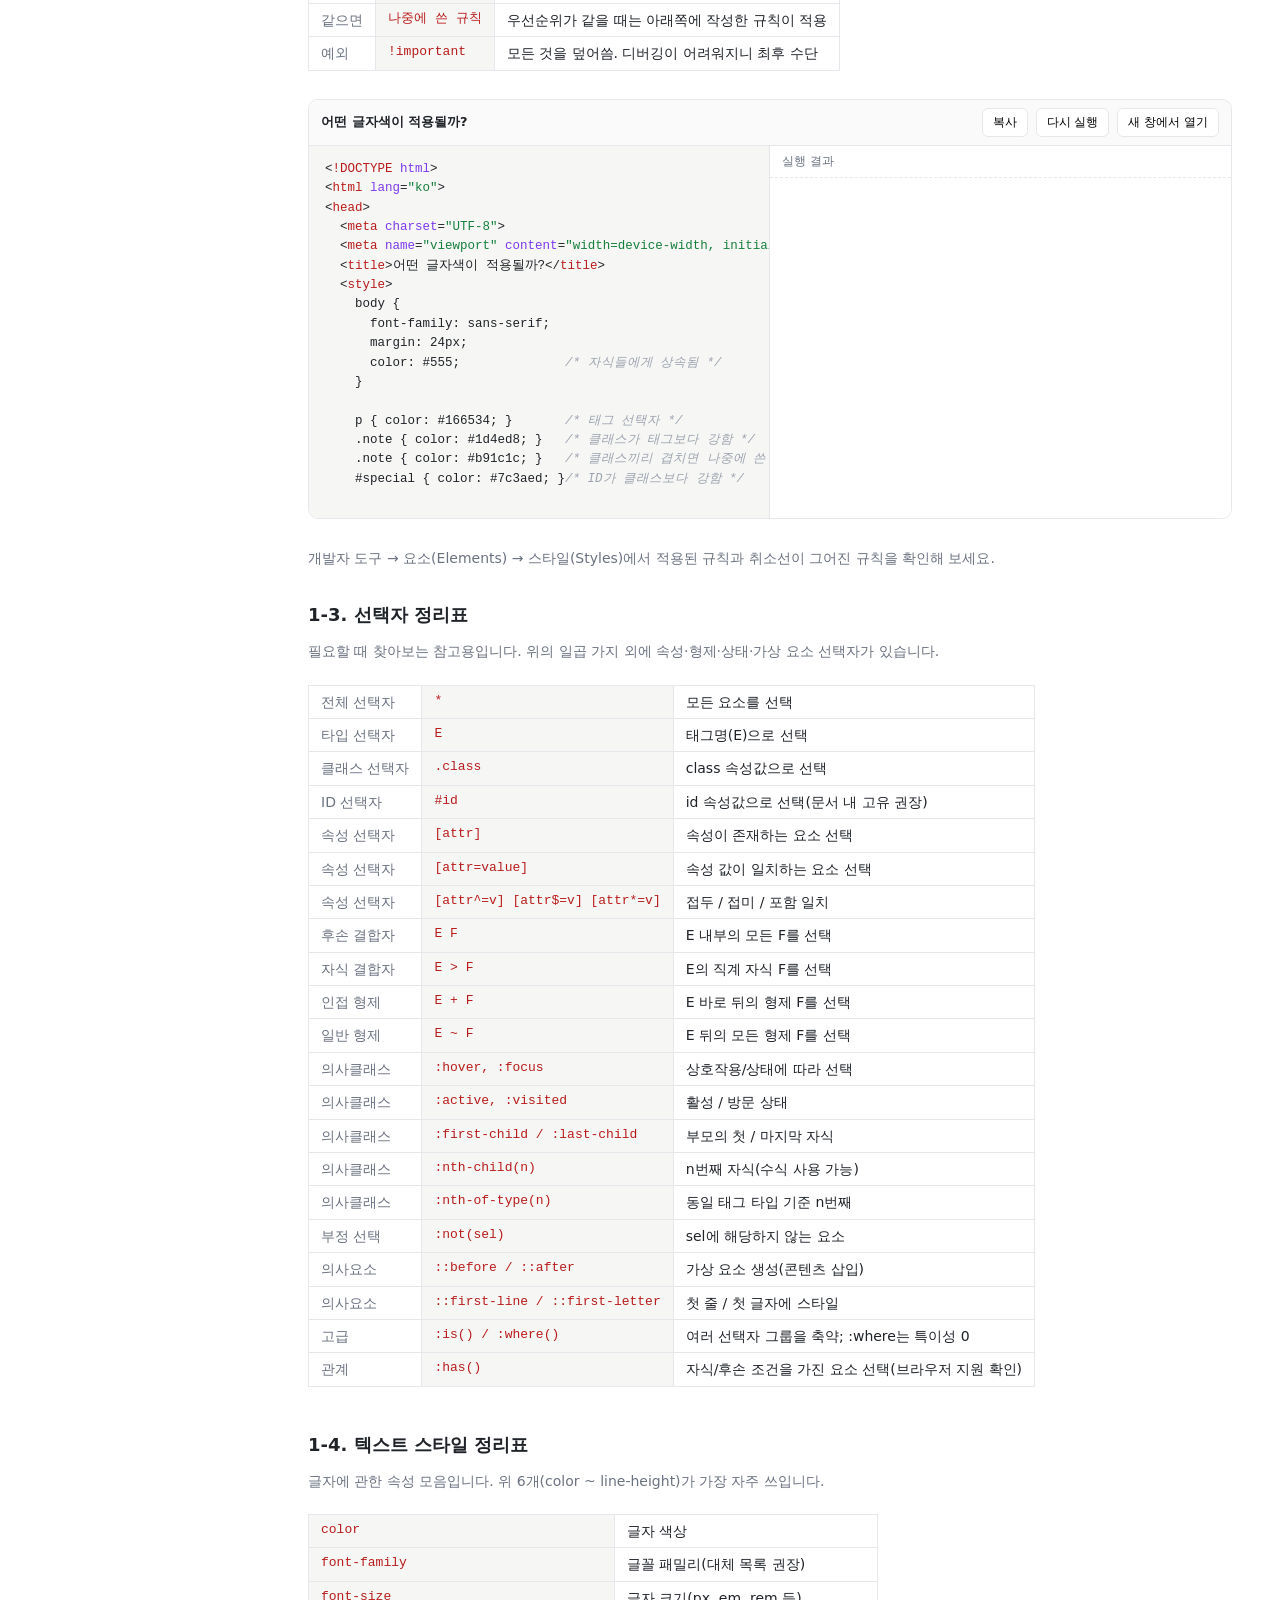
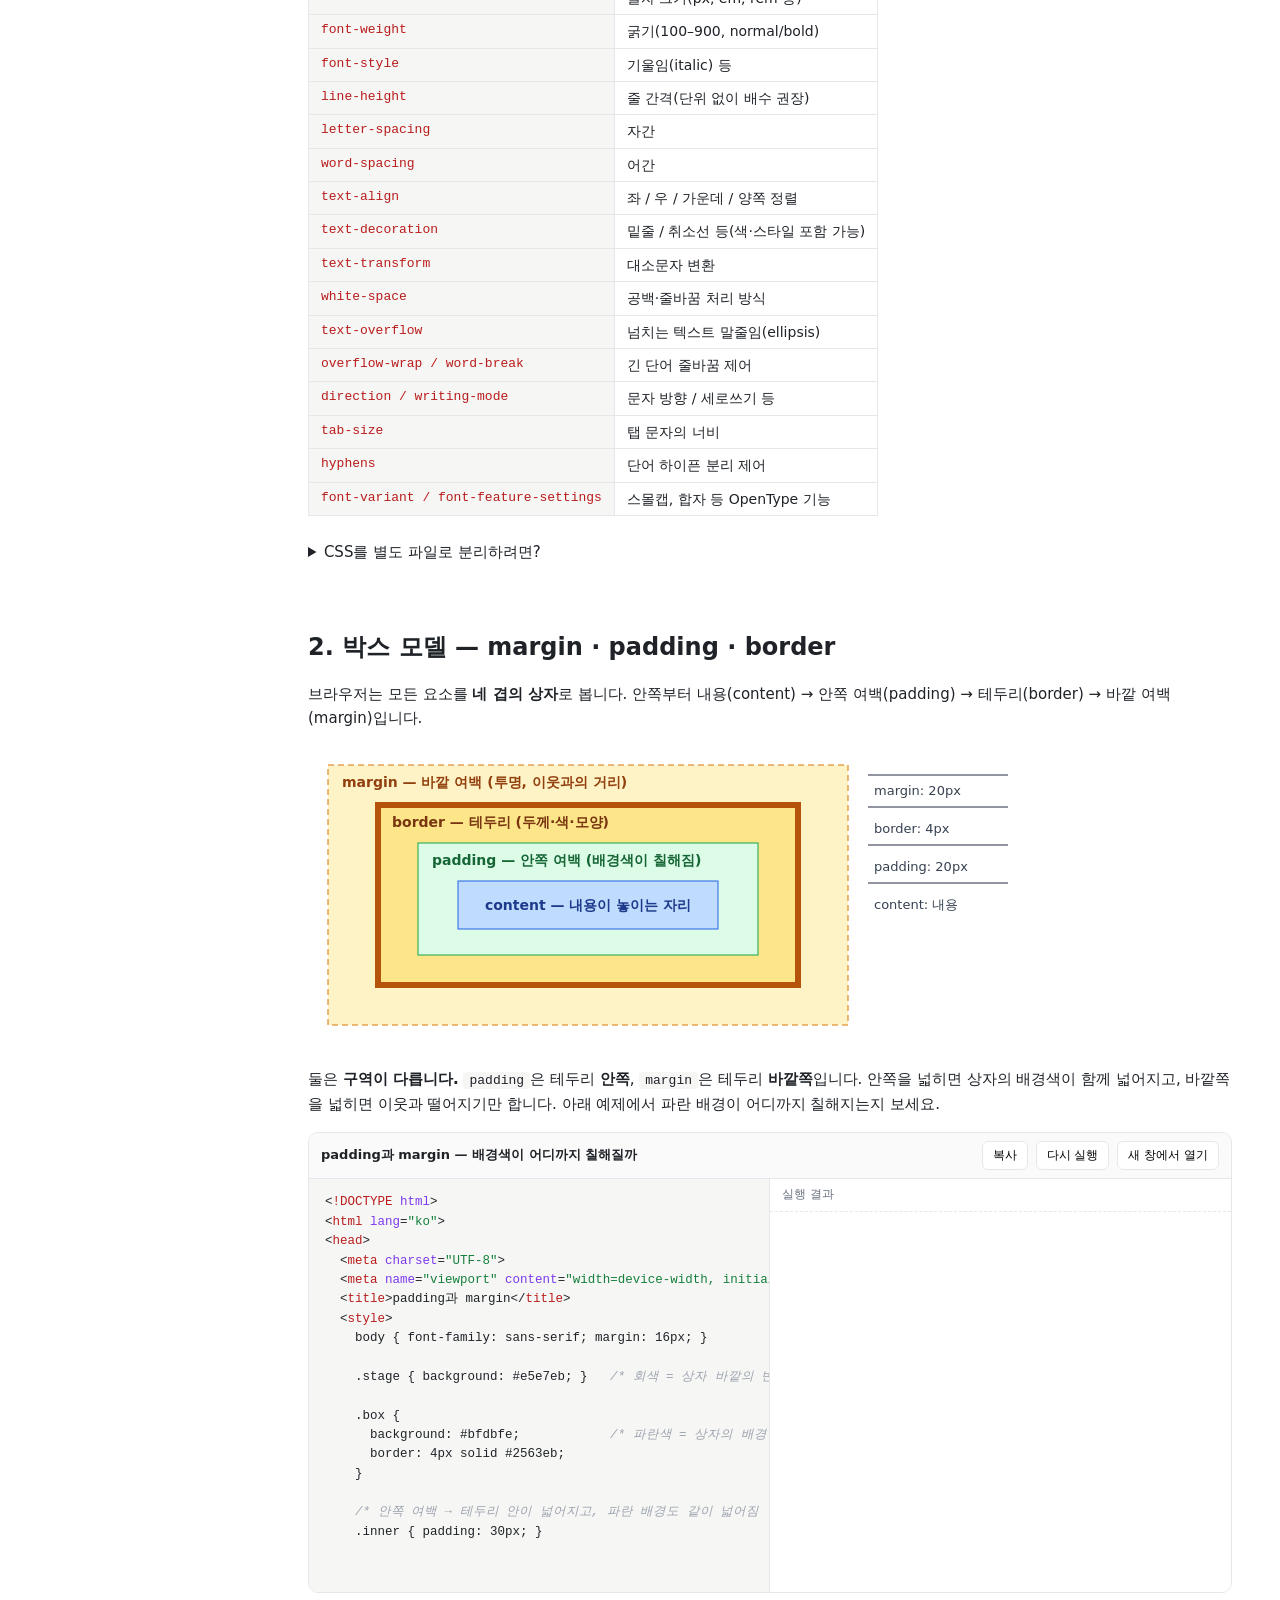
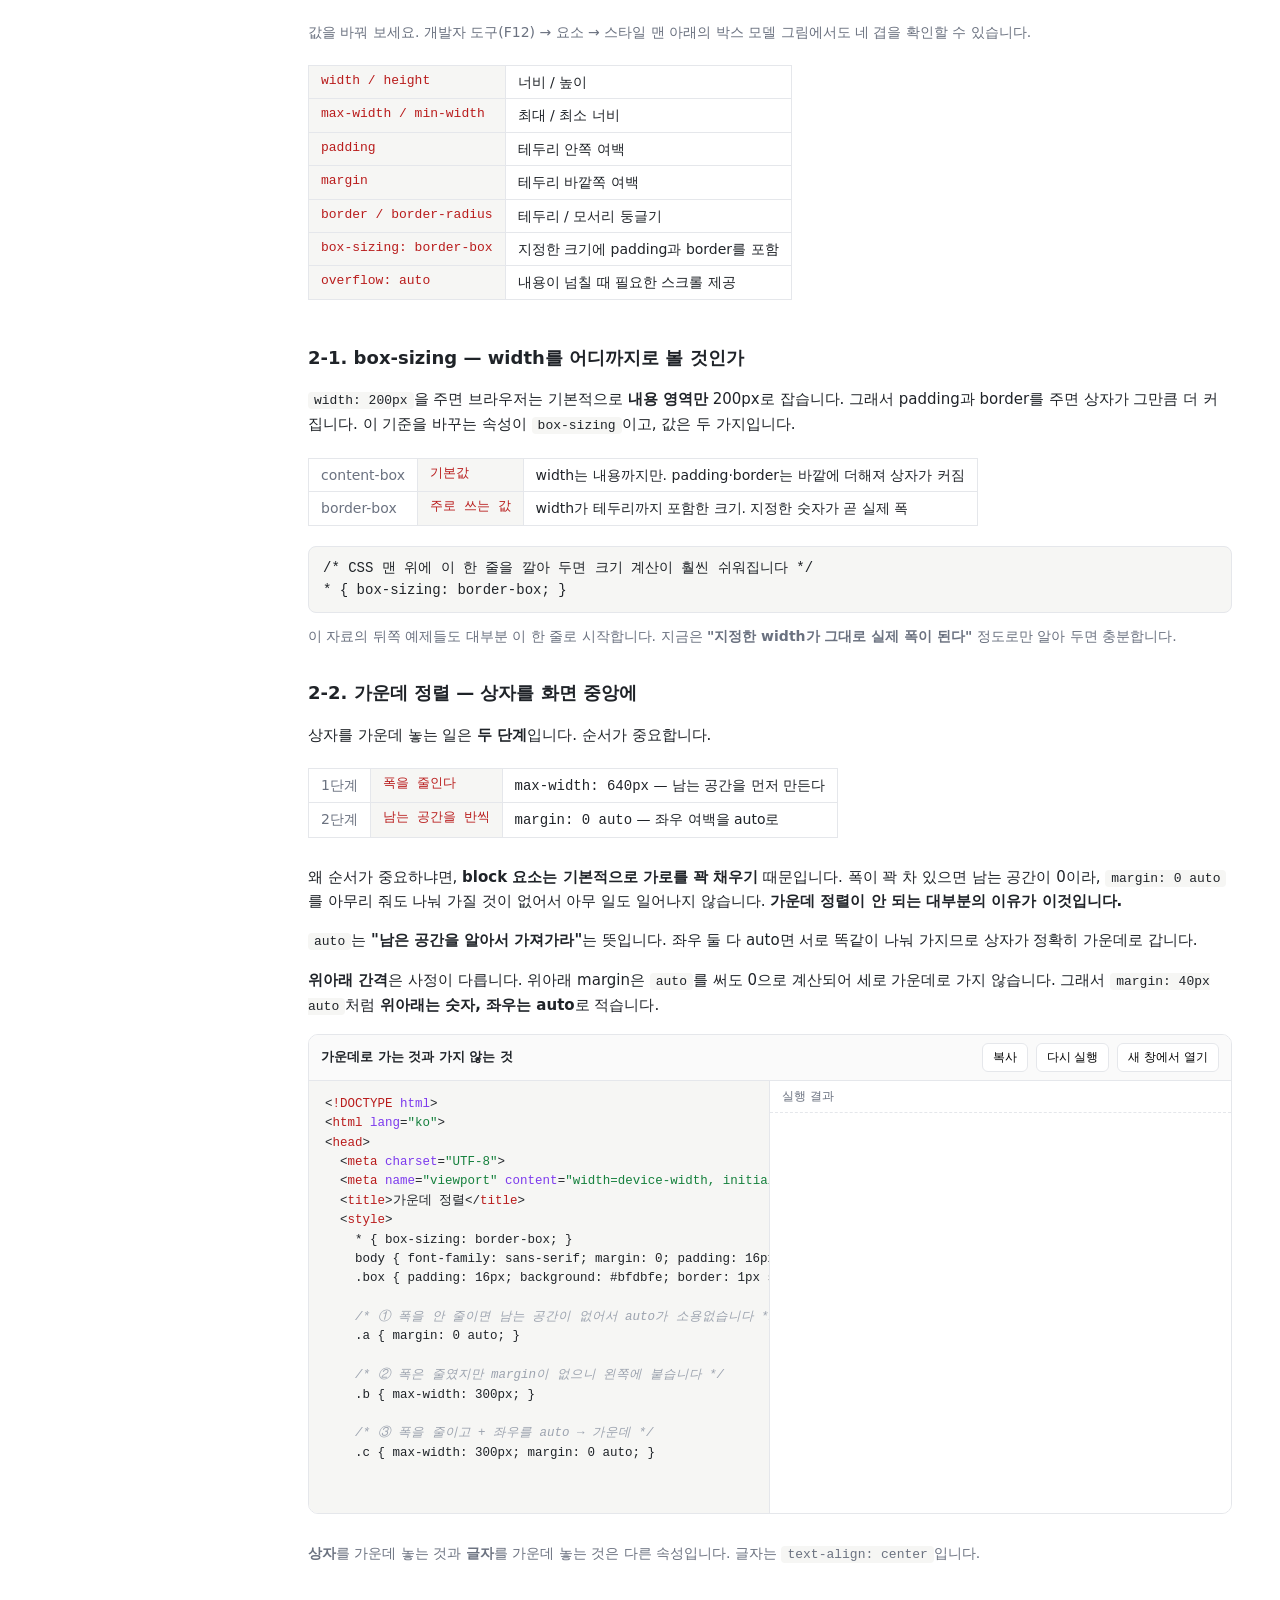
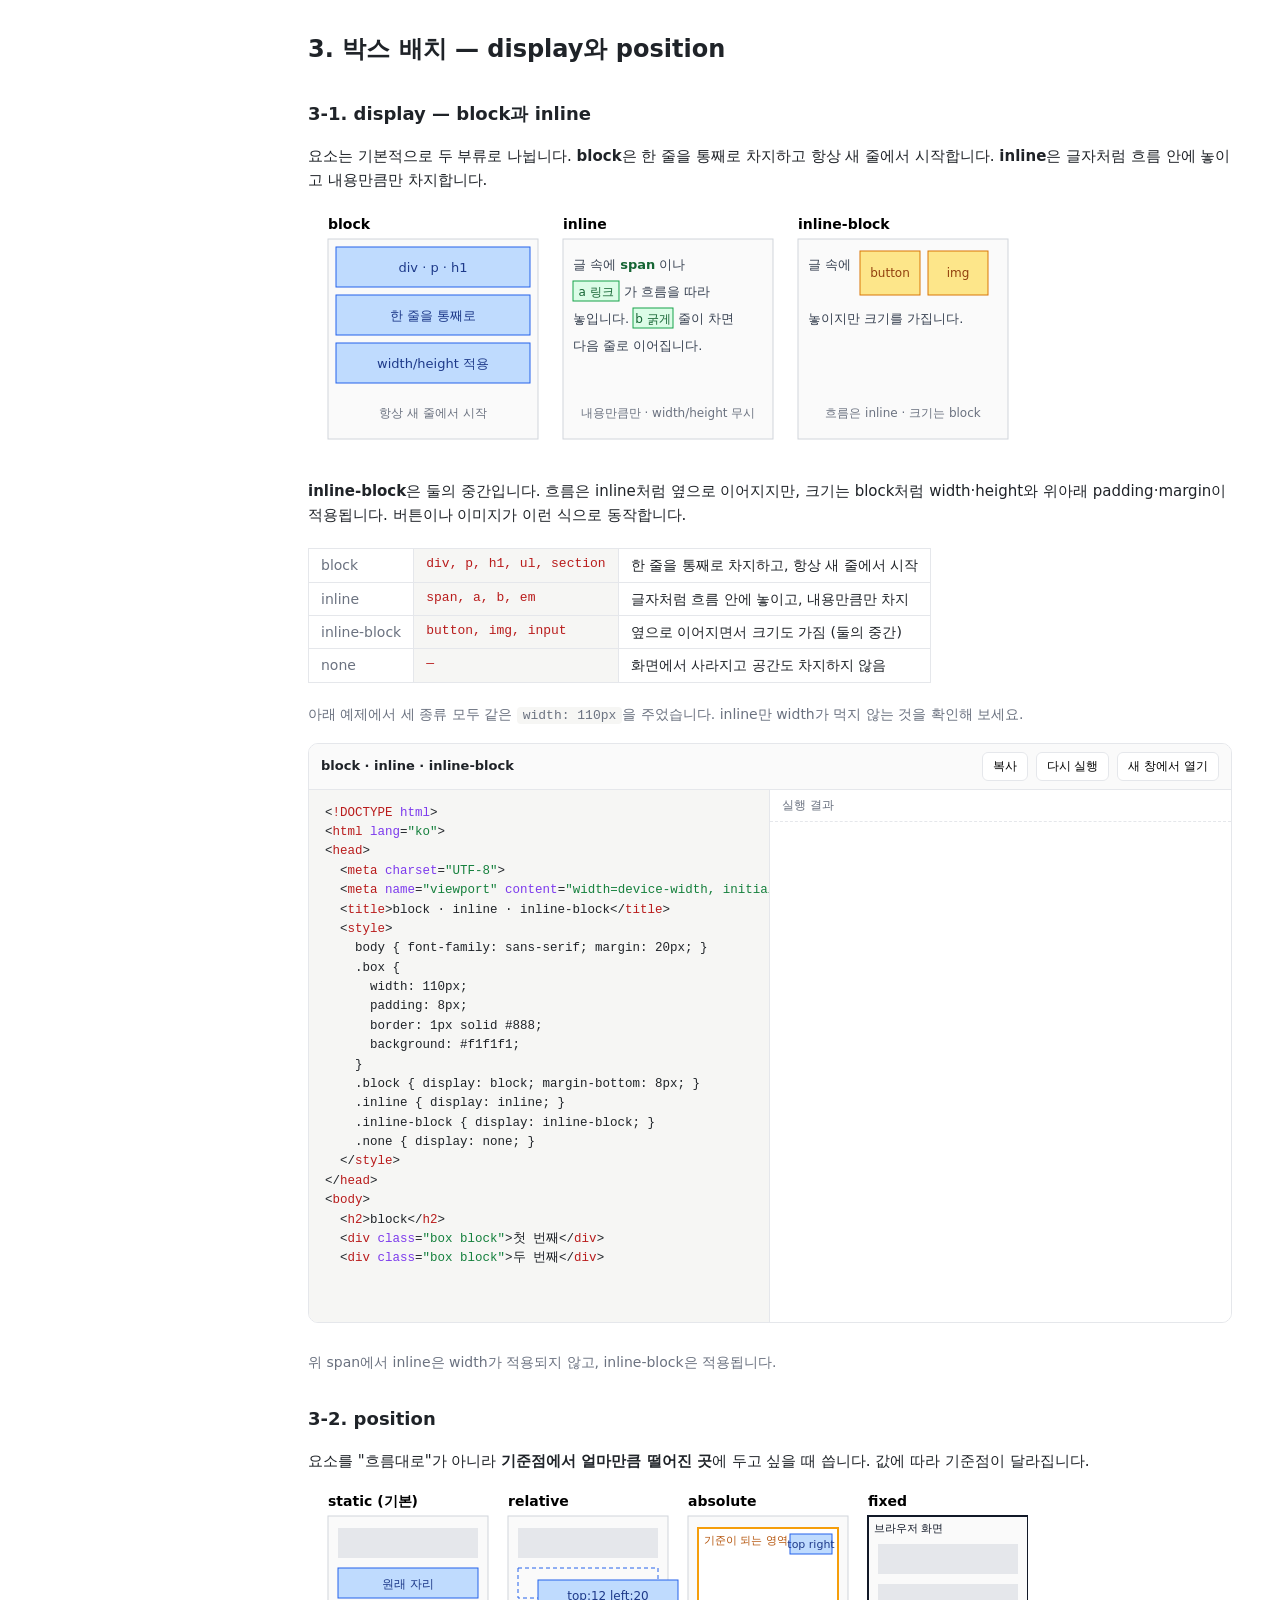
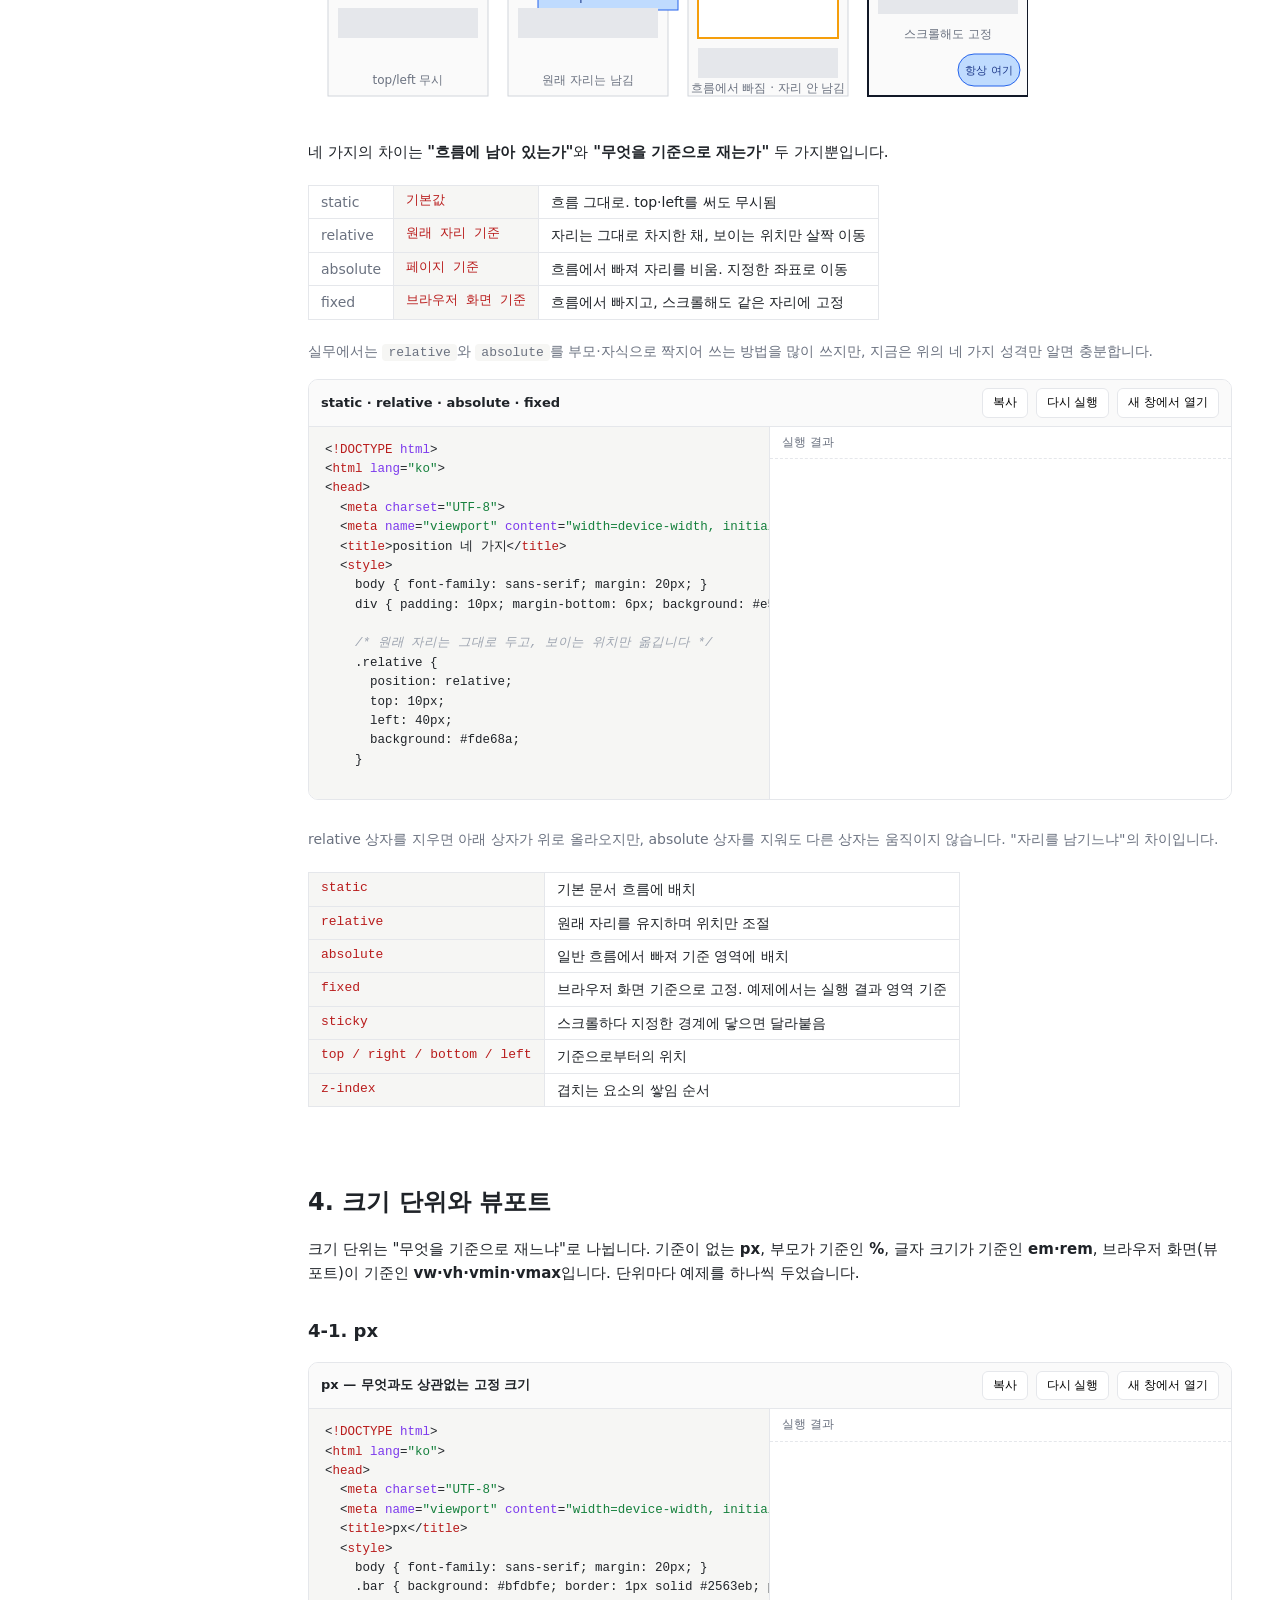
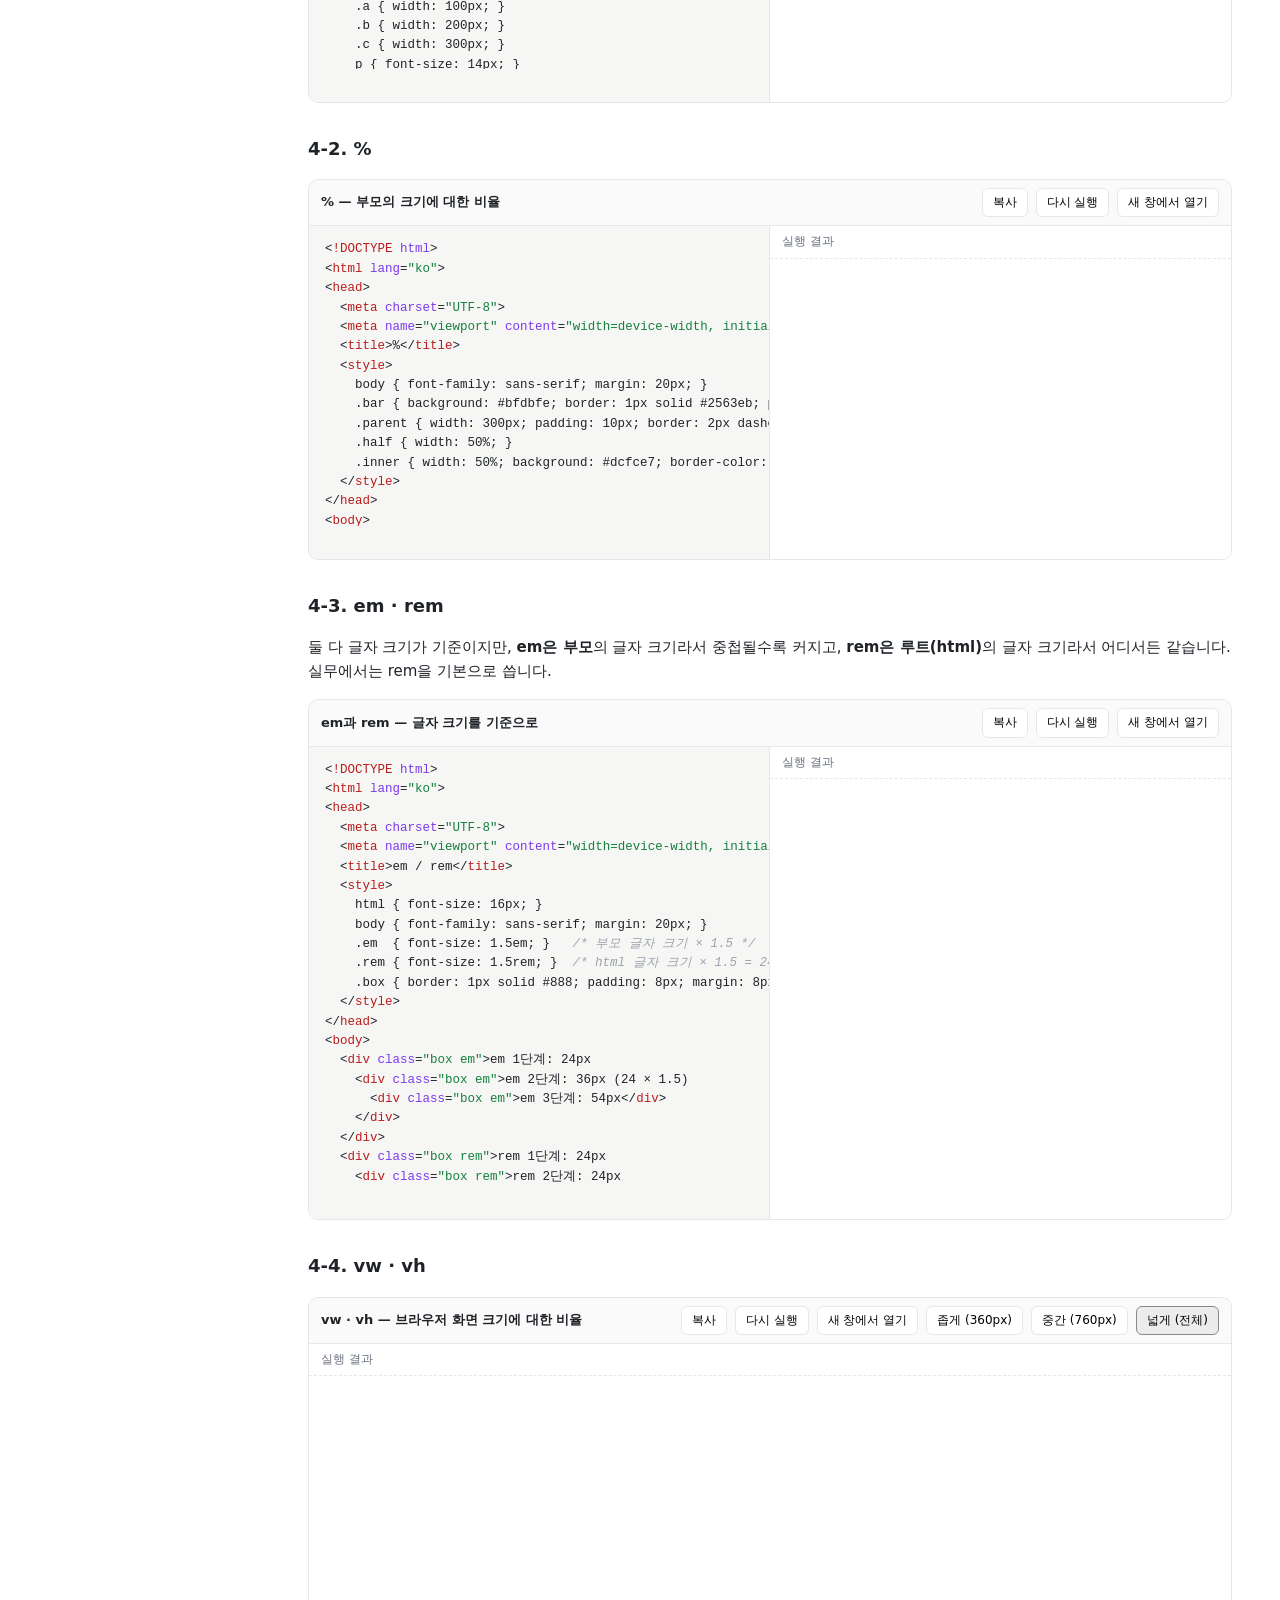
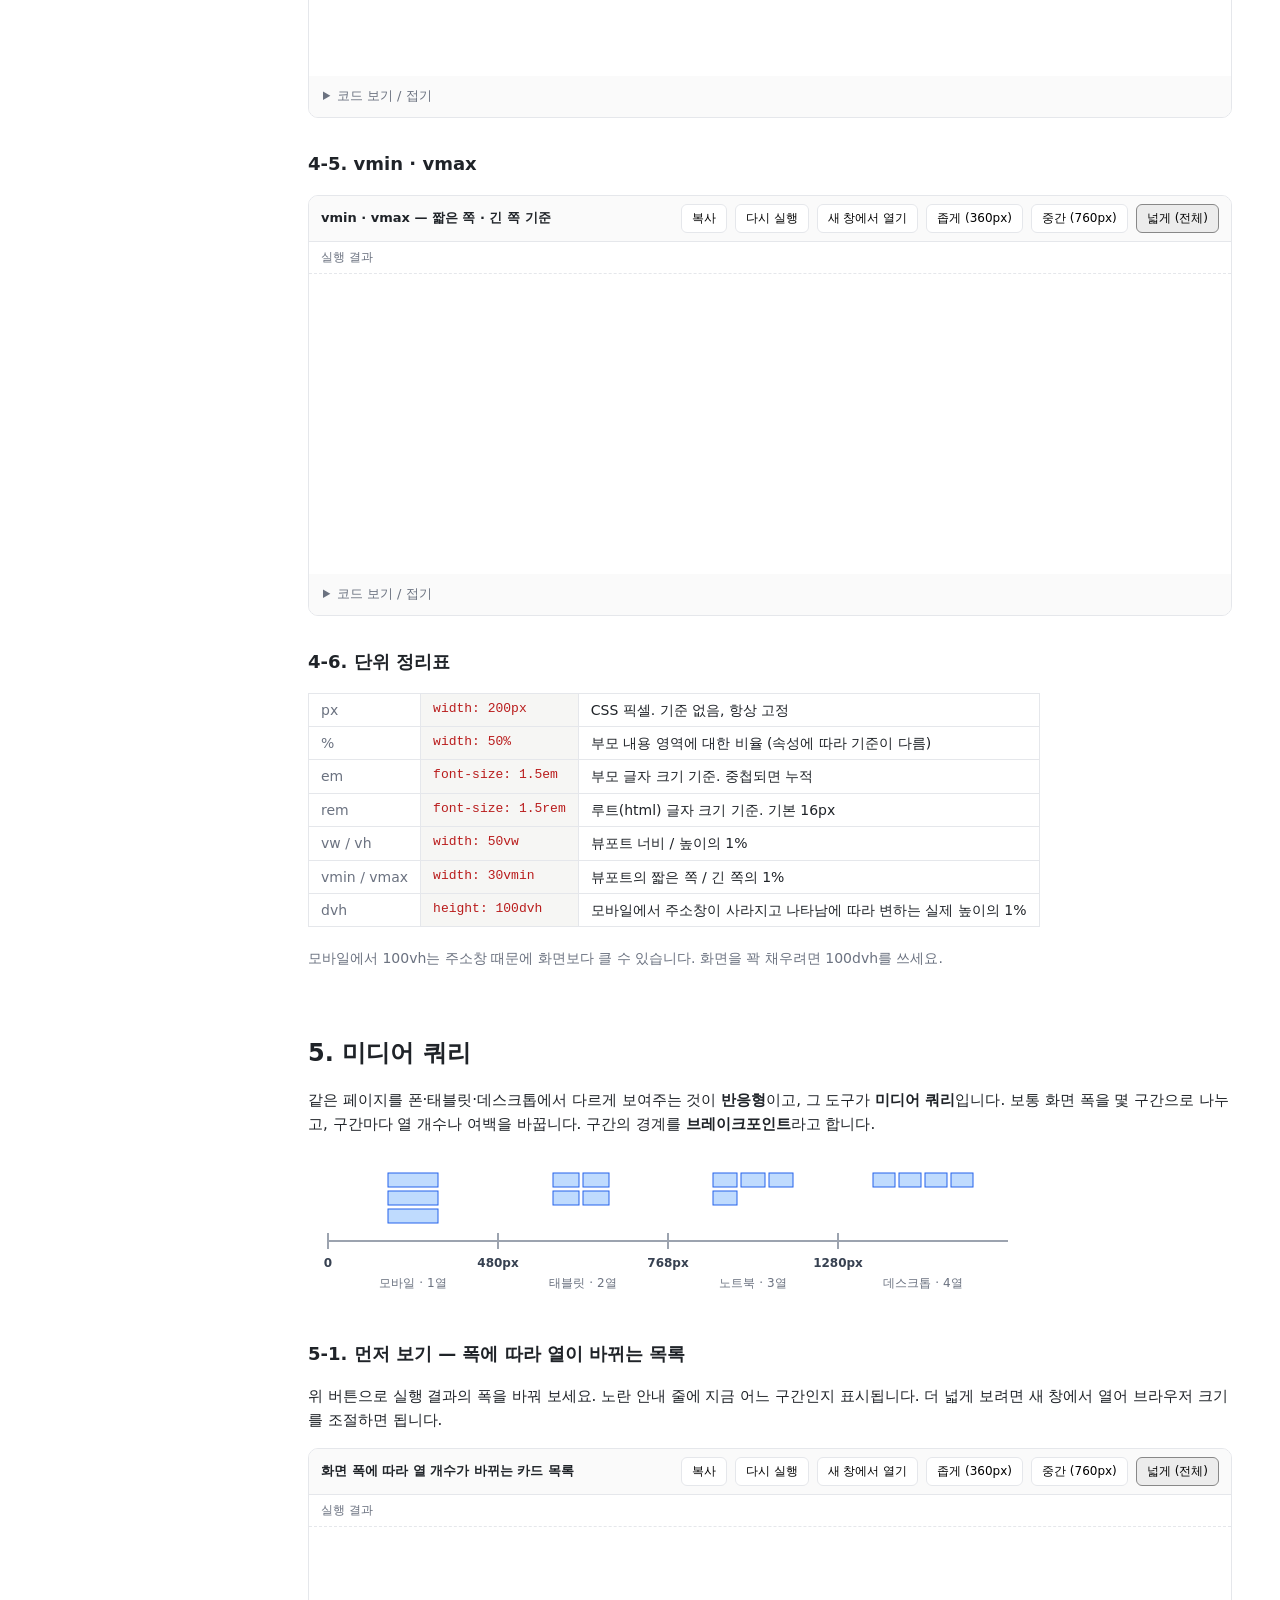
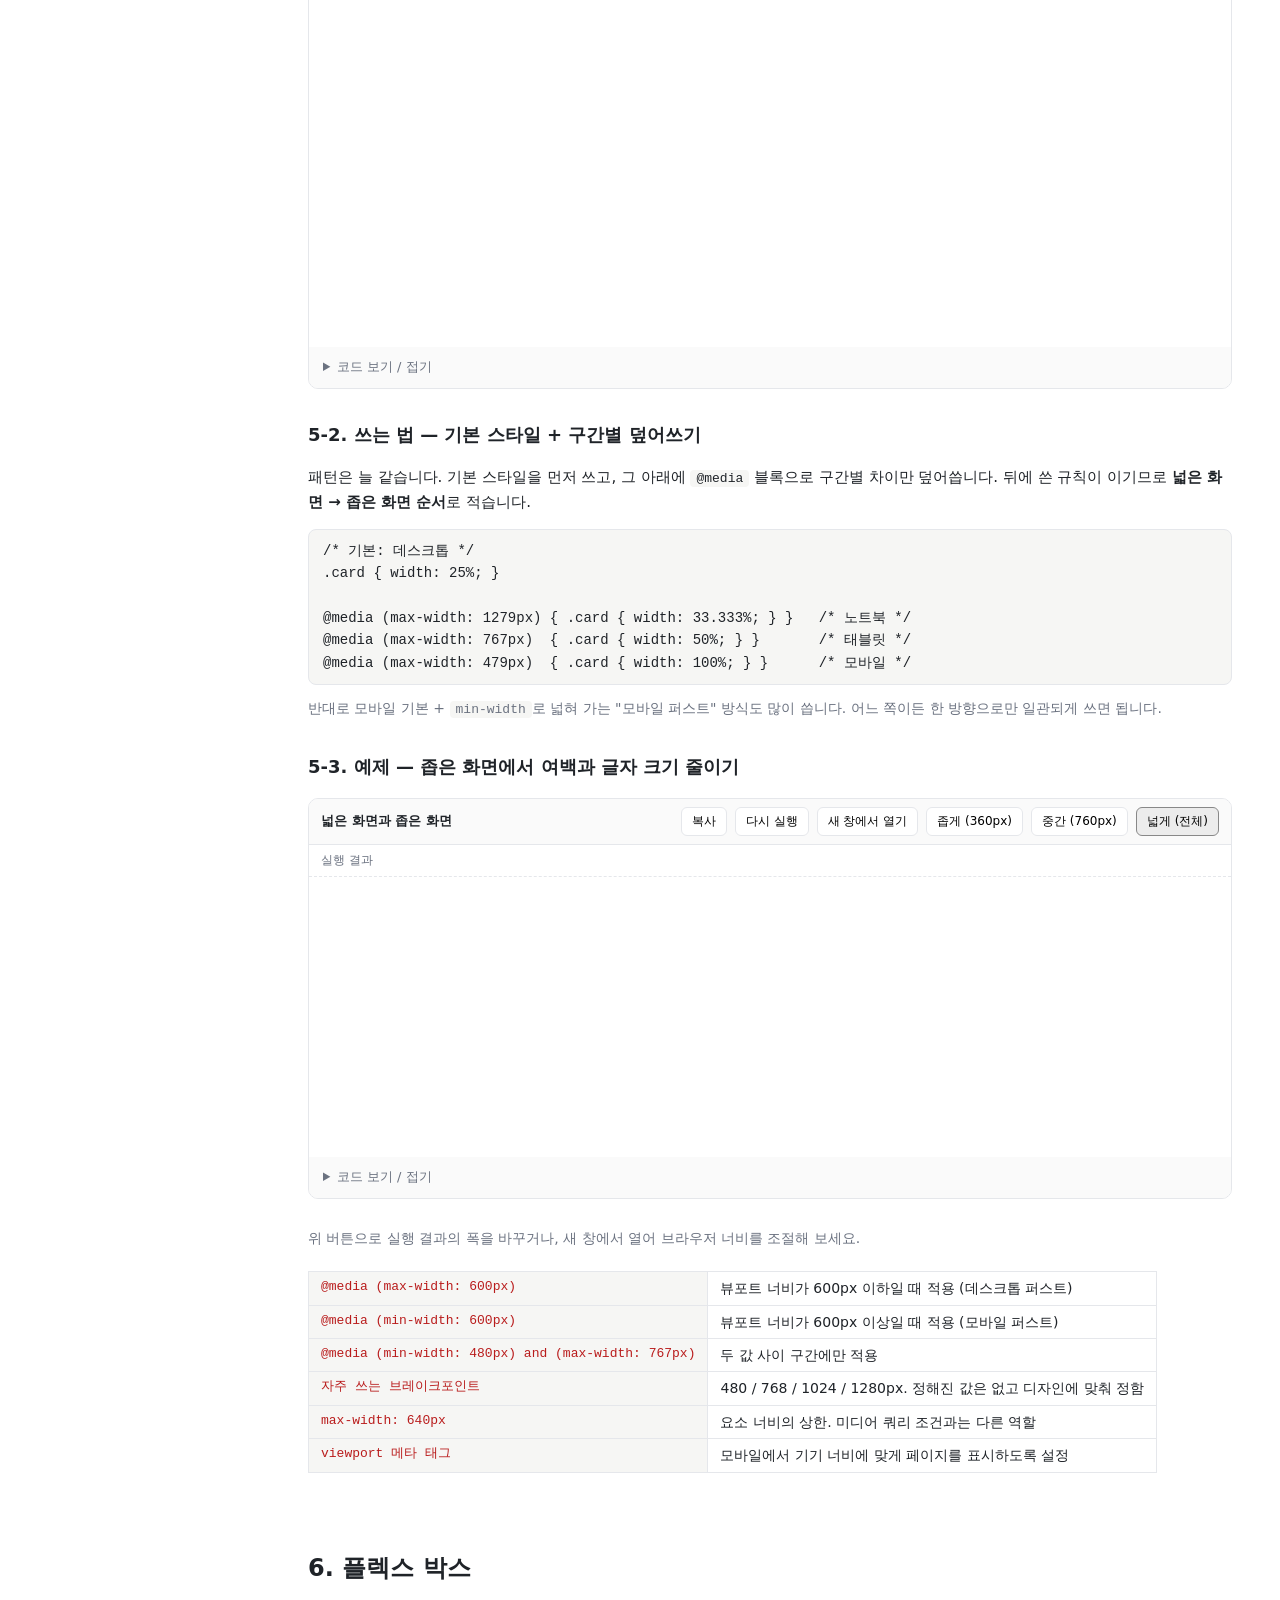
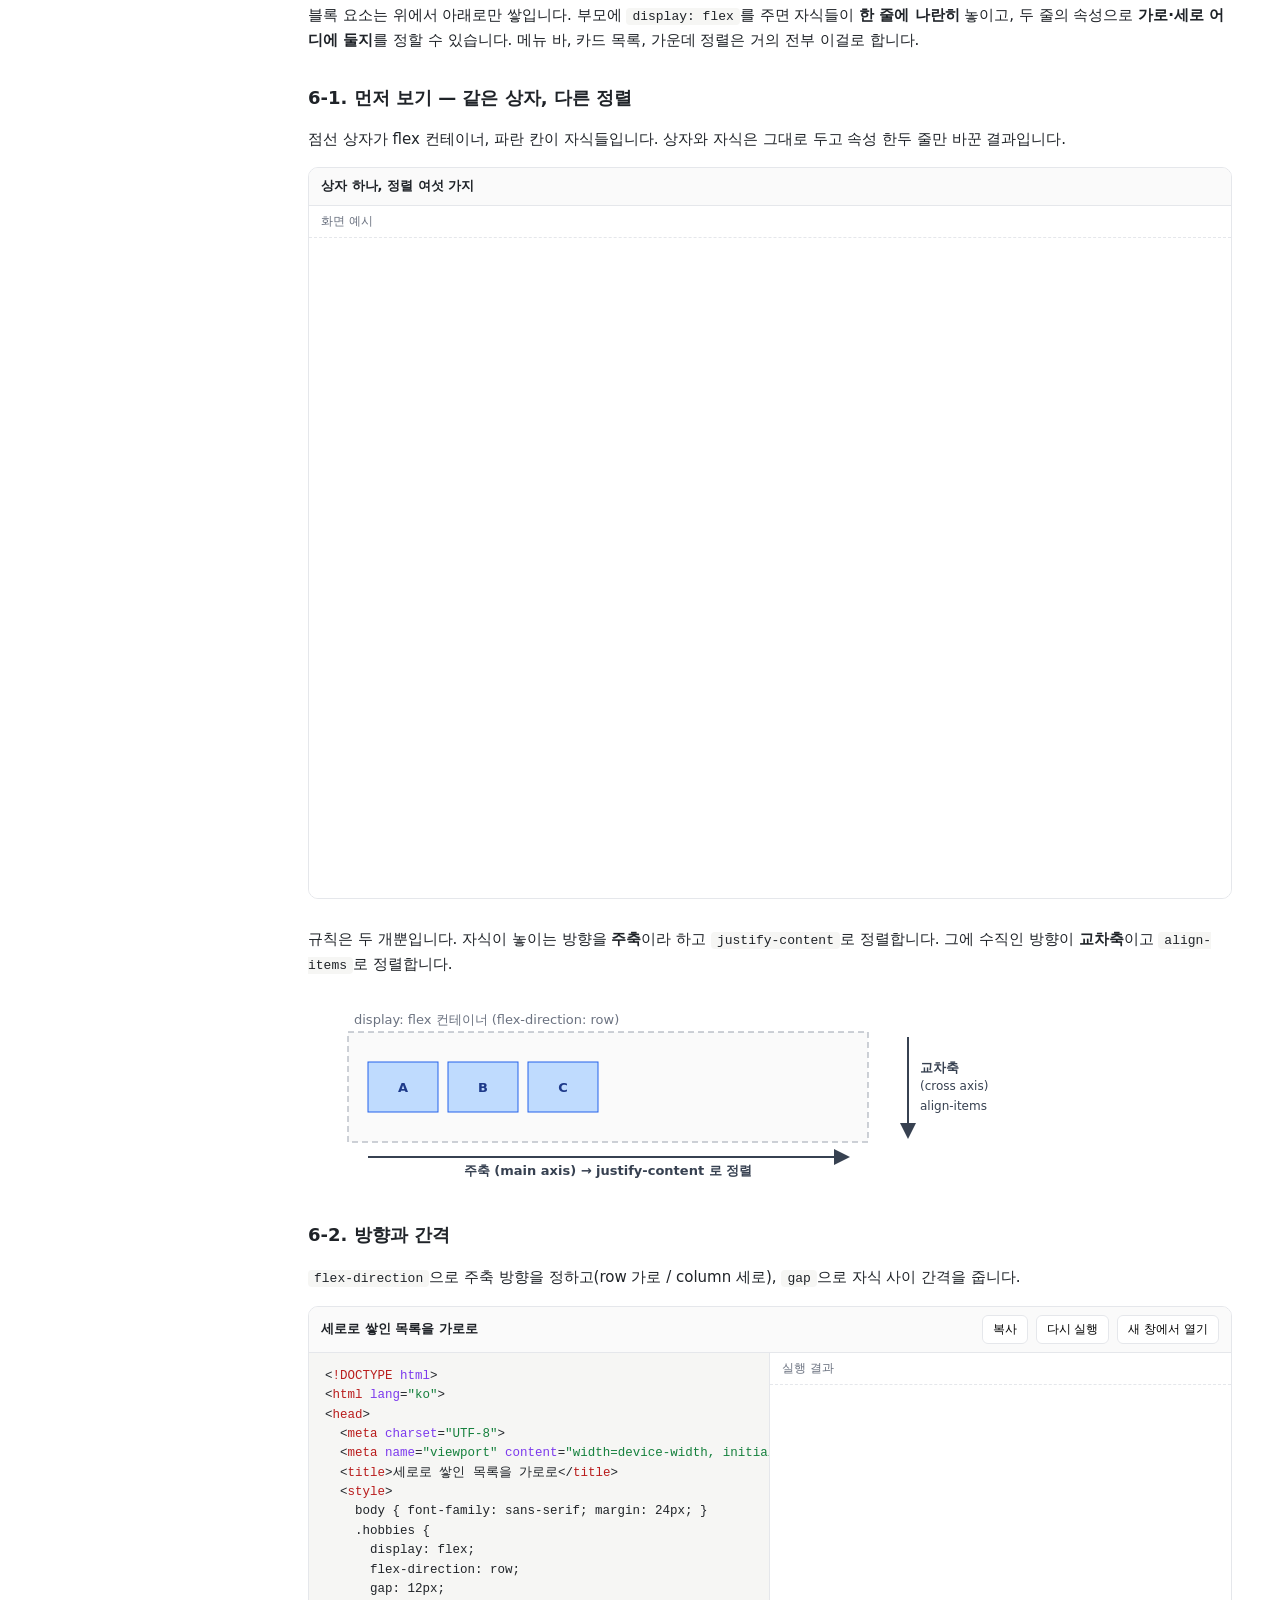
<file: 2-CSS.html>
<!DOCTYPE html>
<html lang="ko">
<head>
<meta charset="UTF-8" />
<meta name="viewport" content="width=device-width, initial-scale=1" />
<title>2. CSS — 초급프로젝트 TA SESSION</title>
<link rel="stylesheet" href="session.css">
<style>
  :root {
    --bg: #ffffff; --fg: #1f2328; --muted: #6b7280; --line: #e5e7eb;
    --code-bg: #f6f6f4; --accent: #2563eb; --pane: #fafafa;
    --tag: #b91c1c; --attr: #7c3aed; --str: #15803d; --cmt: #9ca3af; --kw: #1d4ed8;
  }
  * { box-sizing: border-box; }
  html { scroll-behavior: smooth; }
  body {
    margin: 0; background: var(--bg); color: var(--fg);
    font-family: system-ui, -apple-system, "Segoe UI", Roboto, "Apple SD Gothic Neo", "Noto Sans KR", sans-serif;
    font-size: 15px; line-height: 1.6;
  }
  .layout { display: grid; grid-template-columns: 260px minmax(0, 1fr); min-height: 100vh; }
  nav.toc {
    position: sticky; top: 0; height: 100vh; overflow: auto;
    border-right: 1px solid var(--line); padding: 20px 16px; font-size: 13px;
  }
  nav.toc h1 { font-size: 22px; margin: 0 0 12px; }
  nav.toc ol { list-style: none; padding: 0; margin: 0; }
  nav.toc li { margin: 2px 0; }
  nav.toc li ol { padding-left: 14px; }
  nav.toc a { color: var(--fg); text-decoration: none; display: block; padding: 3px 6px; border-radius: 4px; }
  nav.toc a:hover { background: var(--code-bg); }
  nav.toc a.sub { color: var(--muted); }
  main { padding: 32px 48px 120px; max-width: 1400px; }
  h1.title { font-size: 40px; margin: 0 0 8px; }
  .subtitle { color: var(--muted); margin: 0 0 40px; }
  h2 { font-size: 24px; margin: 56px 0 16px; padding-top: 8px; }
  h3 { font-size: 18px; margin: 32px 0 10px; }
  h4 { font-size: 15px; margin: 22px 0 8px; color: #374151; }
  p.note { color: var(--muted); font-size: 14px; margin: 8px 0 16px; }

  /* 정리 표 */
  table.ref { border-collapse: collapse; font-size: 14px; margin: 6px 0 12px; }
  table.ref td { border: 1px solid var(--line); padding: 5px 12px; vertical-align: top; }
  table.ref td:first-child { font-family: ui-monospace, SFMono-Regular, Menlo, Consolas, monospace; font-size: 13px; white-space: nowrap; background: var(--code-bg); color: var(--tag); }

  /* 코드 + 실행 결과 */
  .demo { border: 1px solid var(--line); border-radius: 10px; overflow: hidden; margin: 16px 0 28px; background: var(--bg); }
  .demo .bar { display: flex; align-items: center; gap: 8px; padding: 8px 12px; border-bottom: 1px solid var(--line); background: var(--pane); font-size: 13px; }
  .demo .bar .name { font-weight: 600; margin-right: auto; }
  .demo .bar button { font: inherit; font-size: 12px; padding: 4px 10px; border: 1px solid var(--line); border-radius: 6px; background: #fff; cursor: pointer; }
  .demo .bar button:hover { border-color: var(--accent); color: var(--accent); }
  .demo .panes { display: grid; grid-template-columns: 1fr 1fr; }
  .demo .panes > div { min-width: 0; }
  .demo .code { background: var(--code-bg); border-right: 1px solid var(--line); }
  .demo .code pre { margin: 0; padding: 14px 16px; overflow: auto; max-height: var(--h, 460px); font: 12.5px/1.55 ui-monospace, SFMono-Regular, Menlo, Consolas, monospace; tab-size: 2; }
  .demo .result { display: flex; flex-direction: column; }
  .demo .result .label { font-size: 12px; color: var(--muted); padding: 6px 12px; border-bottom: 1px dashed var(--line); }
  .demo iframe { border: 0; width: 100%; height: var(--h, 460px); background: #fff; flex: 0 0 auto; }
  .demo .panes:has(> .result:only-child) { grid-template-columns: 1fr; }
  .demo.tall { --h: 640px; }
  .demo.short { --h: 260px; }
  .demo.stack .panes { grid-template-columns: 1fr; }
  .demo.stack iframe { flex: 0 0 auto; height: max(760px, 85vh); }
  .demo.stack .code { border-right: 0; border-top: 1px solid var(--line); }
  .demo.stack .code pre { max-height: 520px; }
  .demo.stack details > summary { cursor: pointer; padding: 10px 14px; font-size: 13px; color: var(--muted); background: var(--pane); user-select: none; }
  .demo.stack details > summary:hover { color: var(--accent); }
  @media (max-width: 1000px) {
    .layout { grid-template-columns: 1fr; }
    nav.toc { position: static; height: auto; border-right: 0; border-bottom: 1px solid var(--line); }
    main { padding: 24px 20px 80px; }
    .demo .panes { grid-template-columns: 1fr; }
    .demo .code { border-right: 0; border-bottom: 1px solid var(--line); }
  }
  /* 문법 색 */
  .t { color: var(--tag); } .a { color: var(--attr); } .s { color: var(--str); } .c { color: var(--cmt); font-style: italic; } .k { color: var(--kw); }
  textarea.src { display: none; }

  /* 다이어그램 */
  .diagram { margin: 12px 0 8px; max-width: 720px; }
  .diagram svg { width: 100%; height: auto; }
</style>
<style>
  main { min-width: 0; }
  .demo .bar { flex-wrap: wrap; }
  .demo .bar button:hover { border-color: #333; color: #333; }
  .demo .bar button[aria-pressed="true"] { background: #ececec; border-color: #888; }
  .demo .bar .name { flex: 1 0 180px; }
  .demo.resizable iframe { flex: 0 0 auto; width: 100%; max-width: 100%; height: var(--h, 360px); align-self: flex-start; }
  .demo.resizable .result { background: #f0f0f0; }
  .demo.resizable .result .label { background: #fff; }
  .ref-wrap { overflow-x: auto; }
  table.ref.cols3 td:first-child { font-family: inherit; font-size: 14px; color: var(--muted); background: transparent; white-space: nowrap; }
  table.ref.cols3 td:nth-child(2) { font-family: ui-monospace, SFMono-Regular, Menlo, Consolas, monospace; font-size: 13px; white-space: nowrap; background: var(--code-bg); color: var(--tag); }
  pre.rule { background: var(--code-bg); border: 1px solid var(--line); border-radius: 8px; padding: 10px 14px; font-size: 14px; margin: 8px 0 12px; }
  figure.shot { margin: 12px 0 16px; }
  figure.shot img { display: block; width: min(100%, 220px); height: auto; border-radius: 12px; border: 1px solid var(--line); }
  figure.shot figcaption { margin-top: 6px; font-size: 13px; color: var(--muted); }
  kbd { font-family: ui-monospace, SFMono-Regular, Menlo, monospace; font-size: 0.9em; padding: 1px 5px; border: 1px solid var(--line); border-bottom-width: 2px; border-radius: 4px; background: var(--code-bg); }
  ul.plain { padding-left: 18px; margin: 6px 0 14px; }
  ul.plain li { margin: 3px 0; }
  ul.plain code, p code { background: var(--code-bg); padding: 1px 6px; border-radius: 4px; font-size: 13px; }
  main > p a, main > details a { color: inherit; }
  details.extra { margin: 12px 0 24px; }
  details.extra > summary { cursor: pointer; }
  @media print {
    .layout { display: block; }
    nav.toc, .demo .bar button { display: none; }
    main { padding: 0; max-width: none; }
    .demo .code pre { max-height: none; white-space: pre-wrap; overflow-wrap: anywhere; }
    h2, h3 { break-after: avoid; }
  }
</style>
</head>
<body>
<div class="layout">
<nav class="toc" aria-label="자료 목차">
  <a class="session-brand" href="index.html">초급프로젝트<br>TA SESSION</a>
  <div class="session-nav">
    <a href="0-web-flow.html">0. 웹 개발 흐름</a>
    <a href="1-HTML.html">1. HTML</a>
    <a href="2-CSS.html" aria-current="page">2. CSS</a>
    <a href="3-JS.html">3. JavaScript</a>
  </div>
  <h1>2. CSS</h1>
  <ol>
    <li><a href="#s1">1. 선택자</a><ol>
      <li><a class="sub" href="#s1-1">선택자의 종류</a></li>
      <li><a class="sub" href="#s1-2">상속과 우선순위</a></li>
      <li><a class="sub" href="#s1-3">선택자 정리표</a></li>
      <li><a class="sub" href="#s1-4">텍스트 스타일 정리표</a></li>
    </ol></li>
    <li><a href="#s2">2. 박스 모델</a><ol>
      <li><a class="sub" href="#s2-1">box-sizing</a></li>
      <li><a class="sub" href="#s2-2">가운데 정렬</a></li>
    </ol></li>
    <li><a href="#s3">3. 박스 배치</a><ol>
      <li><a class="sub" href="#s3-1">display — block과 inline</a></li>
      <li><a class="sub" href="#s3-2">position</a></li>
    </ol></li>
    <li><a href="#s4">4. 크기 단위와 뷰포트</a><ol>
      <li><a class="sub" href="#s4-1">px</a></li>
      <li><a class="sub" href="#s4-2">%</a></li>
      <li><a class="sub" href="#s4-3">em · rem</a></li>
      <li><a class="sub" href="#s4-4">vw · vh</a></li>
      <li><a class="sub" href="#s4-5">vmin · vmax</a></li>
      <li><a class="sub" href="#s4-6">단위 정리표</a></li>
    </ol></li>
    <li><a href="#s5">5. 미디어 쿼리</a><ol>
      <li><a class="sub" href="#s5-1">먼저 보기</a></li>
      <li><a class="sub" href="#s5-2">쓰는 법</a></li>
      <li><a class="sub" href="#s5-3">예제</a></li>
    </ol></li>
    <li><a href="#s6">6. 플렉스 박스</a><ol>
      <li><a class="sub" href="#s6-1">먼저 보기</a></li>
      <li><a class="sub" href="#s6-2">방향과 간격</a></li>
      <li><a class="sub" href="#s6-3">정렬</a></li>
      <li><a class="sub" href="#s6-4">줄바꿈</a></li>
      <li><a class="sub" href="#s6-5">미디어 쿼리와 나눠 맡기</a></li>
    </ol></li>
    <li><a href="#s7">7. 트랜스폼 · 트랜지션 · 애니메이션</a><ol>
      <li><a class="sub" href="#s7-0">먼저 보기</a></li>
      <li><a class="sub" href="#s7-1">transform</a></li>
      <li><a class="sub" href="#s7-2">transition</a></li>
      <li><a class="sub" href="#s7-3">animation</a></li>
    </ol></li>
    <li><a href="#s8">8. 실습: 자기소개 페이지 꾸미기</a><ol>
      <li><a class="sub" href="#s8-1">목표 화면</a></li>
      <li><a class="sub" href="#s8-2">1부 · 가운데에 카드 만들기</a></li>
      <li><a class="sub" href="#s8-3">2부 · 안쪽 배치하기</a></li>
      <li><a class="sub" href="#s8-4">3부 · 반응하게 만들기</a></li>
    </ol></li>
  </ol>
</nav>
<main>
<h1 class="title">2. CSS</h1>
<p class="subtitle">초급프로젝트 TA SESSION · 왼쪽은 코드, 오른쪽은 실행 결과입니다. 전체 HTML을 복사해 직접 바꿔 보세요.</p>

<h2 id="s1">1. 선택자</h2>
<p>CSS 규칙은 <b>선택자</b>로 대상을 고르고, <b>속성: 값</b>으로 모양을 정합니다.</p>
<pre class="rule"><code>선택자 { 속성: 값; }      예)  p { color: red; }</code></pre>
<p class="note">예제는 <code>&lt;head&gt;</code> 안의 <code>&lt;style&gt;</code>에 CSS를 작성합니다.</p>

<h3 id="s1-1">1-1. 선택자의 종류</h3>
<p>자주 쓰는 선택자는 일곱 가지입니다. 이것만 알아도 대부분의 화면을 꾸밀 수 있어요.</p>
<div class="ref-wrap"><table class="ref cols3"><tbody>
<tr><td>전체</td><td>*</td><td>모든 요소</td></tr>
<tr><td>태그</td><td>p</td><td>그 태그 전부</td></tr>
<tr><td>클래스</td><td>.highlight</td><td>class 속성이 같은 요소들. 여러 곳에 재사용</td></tr>
<tr><td>ID</td><td>#intro</td><td>id 속성이 같은 요소 하나. 문서에 하나만</td></tr>
<tr><td>그룹</td><td>h1, h2</td><td>여러 선택자에 같은 스타일</td></tr>
<tr><td>후손</td><td>.hobbies li</td><td>안쪽 어디에 있든</td></tr>
<tr><td>자식</td><td>.card &gt; p</td><td>바로 아래 한 단계만</td></tr>
</tbody></table></div>

<div class="demo" data-name="선택자의 종류 — 전체 · 태그 · 클래스 · ID · 그룹 · 후손 · 자식" style="--h: 480px;">
<textarea class="src">&lt;!DOCTYPE html&gt;
&lt;html lang="ko"&gt;
&lt;head&gt;
  &lt;meta charset="UTF-8"&gt;
  &lt;meta name="viewport" content="width=device-width, initial-scale=1"&gt;
  &lt;title&gt;선택자의 종류&lt;/title&gt;
  &lt;style&gt;
    /* 전체 선택자: 모든 요소 */
    * { font-family: sans-serif; }

    /* 태그(타입) 선택자: 태그 이름으로 */
    p { line-height: 1.7; }

    /* 클래스 선택자: class 속성으로, 여러 요소에 재사용 */
    .highlight { background-color: #fef3c7; }

    /* ID 선택자: id 속성으로, 문서에 하나만 */
    #intro { border-bottom: 2px solid #333; }

    /* 그룹 선택자: 여러 선택자에 같은 스타일 */
    h1, h2 { color: #166534; }

    /* 후손 선택자: .hobbies 안쪽 어디든 있는 li */
    .hobbies li { color: #1d4ed8; }

    /* 자식 선택자: .card 바로 아래의 p만 */
    .card &gt; p { font-weight: bold; }
  &lt;/style&gt;
&lt;/head&gt;
&lt;body&gt;
  &lt;h1&gt;홍길동을 소개합니다&lt;/h1&gt;
  &lt;h2&gt;그룹 선택자로 h1과 같은 색&lt;/h2&gt;
  &lt;p id="intro"&gt;테니스를 좋아하는 대학생입니다.&lt;/p&gt;
  &lt;p class="highlight"&gt;나이: 21세&lt;/p&gt;
  &lt;p class="highlight"&gt;좋아하는 것: 새로운 경험&lt;/p&gt;
  &lt;ul class="hobbies"&gt;
    &lt;li&gt;테니스&lt;/li&gt;
    &lt;li&gt;음악 감상&lt;/li&gt;
  &lt;/ul&gt;
  &lt;div class="card"&gt;
    &lt;p&gt;자식 선택자: card 바로 아래라서 굵게&lt;/p&gt;
    &lt;div&gt;&lt;p&gt;후손이지만 자식은 아니라서 보통 굵기&lt;/p&gt;&lt;/div&gt;
  &lt;/div&gt;
&lt;/body&gt;
&lt;/html&gt;</textarea>
</div>

<h3 id="s1-2">1-2. 상속과 우선순위</h3>
<p><b>상속</b>: 글자색·글꼴·줄간격처럼 텍스트에 관한 속성은 부모에서 자식으로 내려갑니다. 여백·테두리·크기는 내려가지 않습니다.</p>
<p><b>우선순위</b>: 한 요소에 여러 규칙이 겹치면 <b>더 좁게 콕 집은 선택자</b>가 이깁니다. 아래 순서만 기억하면 됩니다.</p>

<div class="ref-wrap"><table class="ref cols3"><tbody>
<tr><td>1순위</td><td>style="…"</td><td>태그에 직접 쓴 스타일. 항상 가장 강함</td></tr>
<tr><td>2순위</td><td>#id</td><td>ID로 딱 하나를 집음</td></tr>
<tr><td>3순위</td><td>.class</td><td>클래스로 묶어서 집음</td></tr>
<tr><td>4순위</td><td>p</td><td>태그 이름으로 집음</td></tr>
<tr><td>같으면</td><td>나중에 쓴 규칙</td><td>우선순위가 같을 때는 아래쪽에 작성한 규칙이 적용</td></tr>
<tr><td>예외</td><td>!important</td><td>모든 것을 덮어씀. 디버깅이 어려워지니 최후 수단</td></tr>
</tbody></table></div>

<div class="demo" data-name="어떤 글자색이 적용될까?" style="--h: 340px;">
<textarea class="src">&lt;!DOCTYPE html&gt;
&lt;html lang="ko"&gt;
&lt;head&gt;
  &lt;meta charset="UTF-8"&gt;
  &lt;meta name="viewport" content="width=device-width, initial-scale=1"&gt;
  &lt;title&gt;어떤 글자색이 적용될까?&lt;/title&gt;
  &lt;style&gt;
    body {
      font-family: sans-serif;
      margin: 24px;
      color: #555;              /* 자식들에게 상속됨 */
    }

    p { color: #166534; }       /* 태그 선택자 */
    .note { color: #1d4ed8; }   /* 클래스가 태그보다 강함 */
    .note { color: #b91c1c; }   /* 클래스끼리 겹치면 나중에 쓴 것이 이김 */
    #special { color: #7c3aed; }/* ID가 클래스보다 강함 */
  &lt;/style&gt;
&lt;/head&gt;
&lt;body&gt;
  &lt;div&gt;body의 글자색(회색)을 상속받습니다.&lt;/div&gt;
  &lt;p&gt;태그 선택자: 초록색&lt;/p&gt;
  &lt;p class="note"&gt;클래스 선택자: 빨간색 (파란색은 뒤의 규칙에 밀림)&lt;/p&gt;
  &lt;p id="special" class="note"&gt;ID 선택자: 보라색&lt;/p&gt;
  &lt;p class="note" style="color: orange;"&gt;인라인 style: 주황색 (가장 강함)&lt;/p&gt;
&lt;/body&gt;
&lt;/html&gt;</textarea>
</div>

<p class="note">개발자 도구 → 요소(Elements) → 스타일(Styles)에서 적용된 규칙과 취소선이 그어진 규칙을 확인해 보세요.</p>

<h3 id="s1-3">1-3. 선택자 정리표</h3>
<p class="note">필요할 때 찾아보는 참고용입니다. 위의 일곱 가지 외에 속성·형제·상태·가상 요소 선택자가 있습니다.</p>
<div class="ref-wrap"><table class="ref cols3"><tbody>
<tr><td>전체 선택자</td><td>*</td><td>모든 요소를 선택</td></tr>
<tr><td>타입 선택자</td><td>E</td><td>태그명(E)으로 선택</td></tr>
<tr><td>클래스 선택자</td><td>.class</td><td>class 속성값으로 선택</td></tr>
<tr><td>ID 선택자</td><td>#id</td><td>id 속성값으로 선택(문서 내 고유 권장)</td></tr>
<tr><td>속성 선택자</td><td>[attr]</td><td>속성이 존재하는 요소 선택</td></tr>
<tr><td>속성 선택자</td><td>[attr=value]</td><td>속성 값이 일치하는 요소 선택</td></tr>
<tr><td>속성 선택자</td><td>[attr^=v] [attr$=v] [attr*=v]</td><td>접두 / 접미 / 포함 일치</td></tr>
<tr><td>후손 결합자</td><td>E F</td><td>E 내부의 모든 F를 선택</td></tr>
<tr><td>자식 결합자</td><td>E &gt; F</td><td>E의 직계 자식 F를 선택</td></tr>
<tr><td>인접 형제</td><td>E + F</td><td>E 바로 뒤의 형제 F를 선택</td></tr>
<tr><td>일반 형제</td><td>E ~ F</td><td>E 뒤의 모든 형제 F를 선택</td></tr>
<tr><td>의사클래스</td><td>:hover, :focus</td><td>상호작용/상태에 따라 선택</td></tr>
<tr><td>의사클래스</td><td>:active, :visited</td><td>활성 / 방문 상태</td></tr>
<tr><td>의사클래스</td><td>:first-child / :last-child</td><td>부모의 첫 / 마지막 자식</td></tr>
<tr><td>의사클래스</td><td>:nth-child(n)</td><td>n번째 자식(수식 사용 가능)</td></tr>
<tr><td>의사클래스</td><td>:nth-of-type(n)</td><td>동일 태그 타입 기준 n번째</td></tr>
<tr><td>부정 선택</td><td>:not(sel)</td><td>sel에 해당하지 않는 요소</td></tr>
<tr><td>의사요소</td><td>::before / ::after</td><td>가상 요소 생성(콘텐츠 삽입)</td></tr>
<tr><td>의사요소</td><td>::first-line / ::first-letter</td><td>첫 줄 / 첫 글자에 스타일</td></tr>
<tr><td>고급</td><td>:is() / :where()</td><td>여러 선택자 그룹을 축약; :where는 특이성 0</td></tr>
<tr><td>관계</td><td>:has()</td><td>자식/후손 조건을 가진 요소 선택(브라우저 지원 확인)</td></tr>
</tbody></table></div>

<h3 id="s1-4">1-4. 텍스트 스타일 정리표</h3>
<p class="note">글자에 관한 속성 모음입니다. 위 6개(color ~ line-height)가 가장 자주 쓰입니다.</p>
<div class="ref-wrap"><table class="ref"><tbody>
<tr><td>color</td><td>글자 색상</td></tr>
<tr><td>font-family</td><td>글꼴 패밀리(대체 목록 권장)</td></tr>
<tr><td>font-size</td><td>글자 크기(px, em, rem 등)</td></tr>
<tr><td>font-weight</td><td>굵기(100–900, normal/bold)</td></tr>
<tr><td>font-style</td><td>기울임(italic) 등</td></tr>
<tr><td>line-height</td><td>줄 간격(단위 없이 배수 권장)</td></tr>
<tr><td>letter-spacing</td><td>자간</td></tr>
<tr><td>word-spacing</td><td>어간</td></tr>
<tr><td>text-align</td><td>좌 / 우 / 가운데 / 양쪽 정렬</td></tr>
<tr><td>text-decoration</td><td>밑줄 / 취소선 등(색·스타일 포함 가능)</td></tr>
<tr><td>text-transform</td><td>대소문자 변환</td></tr>
<tr><td>white-space</td><td>공백·줄바꿈 처리 방식</td></tr>
<tr><td>text-overflow</td><td>넘치는 텍스트 말줄임(ellipsis)</td></tr>
<tr><td>overflow-wrap / word-break</td><td>긴 단어 줄바꿈 제어</td></tr>
<tr><td>direction / writing-mode</td><td>문자 방향 / 세로쓰기 등</td></tr>
<tr><td>tab-size</td><td>탭 문자의 너비</td></tr>
<tr><td>hyphens</td><td>단어 하이픈 분리 제어</td></tr>
<tr><td>font-variant / font-feature-settings</td><td>스몰캡, 합자 등 OpenType 기능</td></tr>
</tbody></table></div>

<details class="extra"><summary>CSS를 별도 파일로 분리하려면?</summary>
<p><code>&lt;style&gt;</code> 안의 CSS를 <code>style.css</code>로 옮기고, HTML의 <code>&lt;head&gt;</code>에서 연결합니다.</p>
<pre><code>&lt;link rel="stylesheet" href="style.css"&gt;</code></pre>
<p class="note">HTML과 CSS 파일을 같은 폴더에 두세요.</p>
</details>

<h2 id="s2">2. 박스 모델 — margin · padding · border</h2>
<p>브라우저는 모든 요소를 <b>네 겹의 상자</b>로 봅니다. 안쪽부터 내용(content) → 안쪽 여백(padding) → 테두리(border) → 바깥 여백(margin)입니다.</p>
<div class="diagram">
<svg viewBox="0 0 720 300" xmlns="http://www.w3.org/2000/svg" font-family="system-ui, sans-serif" font-size="14">
  <rect x="20" y="20" width="520" height="260" fill="#fef3c7" stroke="#d97706" stroke-dasharray="6 4"/>
  <text x="34" y="42" fill="#92400e" font-weight="600">margin — 바깥 여백 (투명, 이웃과의 거리)</text>
  <rect x="70" y="60" width="420" height="180" fill="#fde68a" stroke="#b45309" stroke-width="6"/>
  <text x="84" y="82" fill="#78350f" font-weight="600">border — 테두리 (두께·색·모양)</text>
  <rect x="110" y="98" width="340" height="112" fill="#dcfce7" stroke="#16a34a"/>
  <text x="124" y="120" fill="#166534" font-weight="600">padding — 안쪽 여백 (배경색이 칠해짐)</text>
  <rect x="150" y="136" width="260" height="48" fill="#bfdbfe" stroke="#2563eb"/>
  <text x="280" y="165" fill="#1e3a8a" font-weight="700" text-anchor="middle">content — 내용이 놓이는 자리</text>
  <g stroke="#6b7280" stroke-width="1.5" fill="none">
    <line x1="560" y1="30" x2="700" y2="30"/><line x1="560" y1="62" x2="700" y2="62"/>
    <line x1="560" y1="100" x2="700" y2="100"/><line x1="560" y1="138" x2="700" y2="138"/>
  </g>
  <g fill="#374151" font-size="13">
    <text x="566" y="50">margin: 20px</text>
    <text x="566" y="88">border: 4px</text>
    <text x="566" y="126">padding: 20px</text>
    <text x="566" y="164">content: 내용</text>
  </g>
</svg>
</div>
<p>둘은 <b>구역이 다릅니다.</b> <code>padding</code>은 테두리 <b>안쪽</b>, <code>margin</code>은 테두리 <b>바깥쪽</b>입니다. 안쪽을 넓히면 상자의 배경색이 함께 넓어지고, 바깥쪽을 넓히면 이웃과 떨어지기만 합니다. 아래 예제에서 파란 배경이 어디까지 칠해지는지 보세요.</p>

<div class="demo" data-name="padding과 margin — 배경색이 어디까지 칠해질까" style="--h: 380px;">
<textarea class="src">&lt;!DOCTYPE html&gt;
&lt;html lang="ko"&gt;
&lt;head&gt;
  &lt;meta charset="UTF-8"&gt;
  &lt;meta name="viewport" content="width=device-width, initial-scale=1"&gt;
  &lt;title&gt;padding과 margin&lt;/title&gt;
  &lt;style&gt;
    body { font-family: sans-serif; margin: 16px; }

    .stage { background: #e5e7eb; }   /* 회색 = 상자 바깥의 빈 공간 */

    .box {
      background: #bfdbfe;            /* 파란색 = 상자의 배경 */
      border: 4px solid #2563eb;
    }

    /* 안쪽 여백 → 테두리 안이 넓어지고, 파란 배경도 같이 넓어짐 */
    .inner { padding: 30px; }

    /* 바깥 여백 → 테두리 밖으로 밀려나고, 그 자리는 회색(빈 공간) */
    .outer { margin: 30px; }
  &lt;/style&gt;
&lt;/head&gt;
&lt;body&gt;
  &lt;div class="stage"&gt;
    &lt;div class="box"&gt;여백 없음&lt;/div&gt;
    &lt;div class="box inner"&gt;padding: 30px — 파란 배경이 넓어집니다&lt;/div&gt;
    &lt;div class="box outer"&gt;margin: 30px — 회색 빈 공간이 생깁니다&lt;/div&gt;
  &lt;/div&gt;
&lt;/body&gt;
&lt;/html&gt;</textarea>
</div>

<p class="note">값을 바꿔 보세요. 개발자 도구(F12) → 요소 → 스타일 맨 아래의 박스 모델 그림에서도 네 겹을 확인할 수 있습니다.</p>

<div class="ref-wrap"><table class="ref"><tbody>

<tr><td>width / height</td><td>너비 / 높이</td></tr>

<tr><td>max-width / min-width</td><td>최대 / 최소 너비</td></tr>

<tr><td>padding</td><td>테두리 안쪽 여백</td></tr>

<tr><td>margin</td><td>테두리 바깥쪽 여백</td></tr>

<tr><td>border / border-radius</td><td>테두리 / 모서리 둥글기</td></tr>

<tr><td>box-sizing: border-box</td><td>지정한 크기에 padding과 border를 포함</td></tr>

<tr><td>overflow: auto</td><td>내용이 넘칠 때 필요한 스크롤 제공</td></tr>

</tbody></table></div>

<h3 id="s2-1">2-1. box-sizing — width를 어디까지로 볼 것인가</h3>
<p><code>width: 200px</code>을 주면 브라우저는 기본적으로 <b>내용 영역만</b> 200px로 잡습니다. 그래서 padding과 border를 주면 상자가 그만큼 더 커집니다. 이 기준을 바꾸는 속성이 <code>box-sizing</code>이고, 값은 두 가지입니다.</p>
<div class="ref-wrap"><table class="ref cols3"><tbody>
<tr><td>content-box</td><td>기본값</td><td>width는 내용까지만. padding·border는 바깥에 더해져 상자가 커짐</td></tr>
<tr><td>border-box</td><td>주로 쓰는 값</td><td>width가 테두리까지 포함한 크기. 지정한 숫자가 곧 실제 폭</td></tr>
</tbody></table></div>
<pre class="rule"><code>/* CSS 맨 위에 이 한 줄을 깔아 두면 크기 계산이 훨씬 쉬워집니다 */
* { box-sizing: border-box; }</code></pre>
<p class="note">이 자료의 뒤쪽 예제들도 대부분 이 한 줄로 시작합니다. 지금은 <b>"지정한 width가 그대로 실제 폭이 된다"</b> 정도로만 알아 두면 충분합니다.</p>

<h3 id="s2-2">2-2. 가운데 정렬 — 상자를 화면 중앙에</h3>
<p>상자를 가운데 놓는 일은 <b>두 단계</b>입니다. 순서가 중요합니다.</p>
<div class="ref-wrap"><table class="ref cols3"><tbody>
<tr><td>1단계</td><td>폭을 줄인다</td><td><code>max-width: 640px</code> — 남는 공간을 먼저 만든다</td></tr>
<tr><td>2단계</td><td>남는 공간을 반씩</td><td><code>margin: 0 auto</code> — 좌우 여백을 auto로</td></tr>
</tbody></table></div>
<p>왜 순서가 중요하냐면, <b>block 요소는 기본적으로 가로를 꽉 채우기</b> 때문입니다. 폭이 꽉 차 있으면 남는 공간이 0이라, <code>margin: 0 auto</code>를 아무리 줘도 나눠 가질 것이 없어서 아무 일도 일어나지 않습니다. <b>가운데 정렬이 안 되는 대부분의 이유가 이것입니다.</b></p>
<p><code>auto</code>는 <b>"남은 공간을 알아서 가져가라"</b>는 뜻입니다. 좌우 둘 다 auto면 서로 똑같이 나눠 가지므로 상자가 정확히 가운데로 갑니다.</p>
<p><b>위아래 간격</b>은 사정이 다릅니다. 위아래 margin은 <code>auto</code>를 써도 0으로 계산되어 세로 가운데로 가지 않습니다. 그래서 <code>margin: 40px auto</code>처럼 <b>위아래는 숫자, 좌우는 auto</b>로 적습니다.</p>

<div class="demo" data-name="가운데로 가는 것과 가지 않는 것" style="--h: 400px;">
<textarea class="src">&lt;!DOCTYPE html&gt;
&lt;html lang="ko"&gt;
&lt;head&gt;
  &lt;meta charset="UTF-8"&gt;
  &lt;meta name="viewport" content="width=device-width, initial-scale=1"&gt;
  &lt;title&gt;가운데 정렬&lt;/title&gt;
  &lt;style&gt;
    * { box-sizing: border-box; }
    body { font-family: sans-serif; margin: 0; padding: 16px; background: #e5e7eb; }
    .box { padding: 16px; background: #bfdbfe; border: 1px solid #2563eb; }

    /* ① 폭을 안 줄이면 남는 공간이 없어서 auto가 소용없습니다 */
    .a { margin: 0 auto; }

    /* ② 폭은 줄였지만 margin이 없으니 왼쪽에 붙습니다 */
    .b { max-width: 300px; }

    /* ③ 폭을 줄이고 + 좌우를 auto → 가운데 */
    .c { max-width: 300px; margin: 0 auto; }

    /* ④ 위아래 간격은 숫자로, 좌우만 auto */
    .d { max-width: 300px; margin: 40px auto; }
  &lt;/style&gt;
&lt;/head&gt;
&lt;body&gt;
  &lt;div class="box a"&gt;① margin: 0 auto 만 — 그대로&lt;/div&gt;
  &lt;div class="box b"&gt;② max-width 만 — 왼쪽&lt;/div&gt;
  &lt;div class="box c"&gt;③ max-width + margin: 0 auto — 가운데&lt;/div&gt;
  &lt;div class="box d"&gt;④ margin: 40px auto — 가운데 + 위아래 간격&lt;/div&gt;
&lt;/body&gt;
&lt;/html&gt;</textarea>
</div>

<p class="note"><b>상자</b>를 가운데 놓는 것과 <b>글자</b>를 가운데 놓는 것은 다른 속성입니다. 글자는 <code>text-align: center</code>입니다.</p>

<h2 id="s3">3. 박스 배치 — display와 position</h2>
<h3 id="s3-1">3-1. display — block과 inline</h3>
<p>요소는 기본적으로 두 부류로 나뉩니다. <b>block</b>은 한 줄을 통째로 차지하고 항상 새 줄에서 시작합니다. <b>inline</b>은 글자처럼 흐름 안에 놓이고 내용만큼만 차지합니다.</p>
<div class="diagram">
<svg viewBox="0 0 720 250" xmlns="http://www.w3.org/2000/svg" font-family="system-ui, sans-serif" font-size="13">
  <!-- block -->
  <text x="20" y="22" font-weight="700" font-size="14">block</text>
  <rect x="20" y="32" width="210" height="200" fill="#fafafa" stroke="#d1d5db"/>
  <rect x="28" y="40" width="194" height="40" fill="#bfdbfe" stroke="#2563eb"/>
  <rect x="28" y="88" width="194" height="40" fill="#bfdbfe" stroke="#2563eb"/>
  <rect x="28" y="136" width="194" height="40" fill="#bfdbfe" stroke="#2563eb"/>
  <text x="125" y="65" text-anchor="middle" fill="#1e3a8a">div · p · h1</text>
  <text x="125" y="113" text-anchor="middle" fill="#1e3a8a">한 줄을 통째로</text>
  <text x="125" y="161" text-anchor="middle" fill="#1e3a8a">width/height 적용</text>
  <text x="125" y="210" text-anchor="middle" fill="#6b7280" font-size="12">항상 새 줄에서 시작</text>
  <!-- inline -->
  <text x="255" y="22" font-weight="700" font-size="14">inline</text>
  <rect x="255" y="32" width="210" height="200" fill="#fafafa" stroke="#d1d5db"/>
  <text x="265" y="62" fill="#374151">글 속에 <tspan fill="#166534" font-weight="600">span</tspan> 이나</text>
  <rect x="265" y="74" width="46" height="20" fill="#dcfce7" stroke="#16a34a"/>
  <text x="288" y="89" text-anchor="middle" fill="#166534" font-size="12">a 링크</text>
  <text x="316" y="89" fill="#374151">가 흐름을 따라</text>
  <text x="265" y="116" fill="#374151">놓입니다.</text>
  <rect x="325" y="101" width="40" height="20" fill="#dcfce7" stroke="#16a34a"/>
  <text x="345" y="116" text-anchor="middle" fill="#166534" font-size="12">b 굵게</text>
  <text x="370" y="116" fill="#374151">줄이 차면</text>
  <text x="265" y="143" fill="#374151">다음 줄로 이어집니다.</text>
  <text x="360" y="210" text-anchor="middle" fill="#6b7280" font-size="12">내용만큼만 · width/height 무시</text>
  <!-- inline-block -->
  <text x="490" y="22" font-weight="700" font-size="14">inline-block</text>
  <rect x="490" y="32" width="210" height="200" fill="#fafafa" stroke="#d1d5db"/>
  <text x="500" y="62" fill="#374151">글 속에</text>
  <rect x="552" y="44" width="60" height="44" fill="#fde68a" stroke="#d97706"/>
  <text x="582" y="70" text-anchor="middle" fill="#92400e" font-size="12">button</text>
  <rect x="620" y="44" width="60" height="44" fill="#fde68a" stroke="#d97706"/>
  <text x="650" y="70" text-anchor="middle" fill="#92400e" font-size="12">img</text>
  <text x="500" y="116" fill="#374151">놓이지만 크기를 가집니다.</text>
  <text x="595" y="210" text-anchor="middle" fill="#6b7280" font-size="12">흐름은 inline · 크기는 block</text>
</svg>
</div>
<p><b>inline-block</b>은 둘의 중간입니다. 흐름은 inline처럼 옆으로 이어지지만, 크기는 block처럼 width·height와 위아래 padding·margin이 적용됩니다. 버튼이나 이미지가 이런 식으로 동작합니다.</p>
<div class="ref-wrap"><table class="ref cols3"><tbody>
<tr><td>block</td><td>div, p, h1, ul, section</td><td>한 줄을 통째로 차지하고, 항상 새 줄에서 시작</td></tr>
<tr><td>inline</td><td>span, a, b, em</td><td>글자처럼 흐름 안에 놓이고, 내용만큼만 차지</td></tr>
<tr><td>inline-block</td><td>button, img, input</td><td>옆으로 이어지면서 크기도 가짐 (둘의 중간)</td></tr>
<tr><td>none</td><td>—</td><td>화면에서 사라지고 공간도 차지하지 않음</td></tr>
</tbody></table></div>
<p class="note">아래 예제에서 세 종류 모두 같은 <code>width: 110px</code>을 주었습니다. inline만 width가 먹지 않는 것을 확인해 보세요.</p>

<div class="demo" data-name="block · inline · inline-block" style="--h: 500px;">
<textarea class="src">&lt;!DOCTYPE html&gt;
&lt;html lang="ko"&gt;
&lt;head&gt;
  &lt;meta charset="UTF-8"&gt;
  &lt;meta name="viewport" content="width=device-width, initial-scale=1"&gt;
  &lt;title&gt;block · inline · inline-block&lt;/title&gt;
  &lt;style&gt;
    body { font-family: sans-serif; margin: 20px; }
    .box {
      width: 110px;
      padding: 8px;
      border: 1px solid #888;
      background: #f1f1f1;
    }
    .block { display: block; margin-bottom: 8px; }
    .inline { display: inline; }
    .inline-block { display: inline-block; }
    .none { display: none; }
  &lt;/style&gt;
&lt;/head&gt;
&lt;body&gt;
  &lt;h2&gt;block&lt;/h2&gt;
  &lt;div class="box block"&gt;첫 번째&lt;/div&gt;
  &lt;div class="box block"&gt;두 번째&lt;/div&gt;

  &lt;h2&gt;inline&lt;/h2&gt;
  &lt;span class="box inline"&gt;짧은 글&lt;/span&gt;
  &lt;span class="box inline"&gt;내용만큼 차지&lt;/span&gt;

  &lt;h2&gt;inline-block&lt;/h2&gt;
  &lt;span class="box inline-block"&gt;첫 번째&lt;/span&gt;
  &lt;span class="box inline-block"&gt;두 번째&lt;/span&gt;

  &lt;p class="none"&gt;display: none은 공간도 차지하지 않습니다.&lt;/p&gt;
&lt;/body&gt;
&lt;/html&gt;</textarea>
</div>

<p class="note">위 span에서 inline은 width가 적용되지 않고, inline-block은 적용됩니다.</p>

<h3 id="s3-2">3-2. position</h3>
<p>요소를 "흐름대로"가 아니라 <b>기준점에서 얼마만큼 떨어진 곳</b>에 두고 싶을 때 씁니다. 값에 따라 기준점이 달라집니다.</p>
<div class="diagram">
<svg viewBox="0 0 720 230" xmlns="http://www.w3.org/2000/svg" font-family="system-ui, sans-serif" font-size="12">
  <g id="flow-base">
    <!-- static -->
    <text x="20" y="18" font-weight="700" font-size="14">static (기본)</text>
    <rect x="20" y="28" width="160" height="180" fill="#fafafa" stroke="#d1d5db"/>
    <rect x="30" y="40" width="140" height="30" fill="#e5e7eb"/>
    <rect x="30" y="80" width="140" height="30" fill="#bfdbfe" stroke="#2563eb"/>
    <text x="100" y="100" text-anchor="middle" fill="#1e3a8a">원래 자리</text>
    <rect x="30" y="120" width="140" height="30" fill="#e5e7eb"/>
    <text x="100" y="196" text-anchor="middle" fill="#6b7280">top/left 무시</text>
  </g>
  <!-- relative -->
  <text x="200" y="18" font-weight="700" font-size="14">relative</text>
  <rect x="200" y="28" width="160" height="180" fill="#fafafa" stroke="#d1d5db"/>
  <rect x="210" y="40" width="140" height="30" fill="#e5e7eb"/>
  <rect x="210" y="80" width="140" height="30" fill="none" stroke="#2563eb" stroke-dasharray="4 3"/>
  <rect x="230" y="92" width="140" height="30" fill="#bfdbfe" stroke="#2563eb"/>
  <text x="300" y="112" text-anchor="middle" fill="#1e3a8a">top:12 left:20</text>
  <rect x="210" y="120" width="140" height="30" fill="#e5e7eb"/>
  <text x="280" y="196" text-anchor="middle" fill="#6b7280">원래 자리는 남김</text>
  <!-- absolute -->
  <text x="380" y="18" font-weight="700" font-size="14">absolute</text>
  <rect x="380" y="28" width="160" height="180" fill="#fafafa" stroke="#d1d5db"/>
  <rect x="390" y="40" width="140" height="110" fill="#fff" stroke="#f59e0b" stroke-width="2"/>
  <text x="396" y="56" fill="#b45309" font-size="11">기준이 되는 영역</text>
  <rect x="482" y="46" width="42" height="20" fill="#bfdbfe" stroke="#2563eb"/>
  <text x="503" y="60" text-anchor="middle" fill="#1e3a8a" font-size="11">top right</text>
  <rect x="390" y="160" width="140" height="30" fill="#e5e7eb"/>
  <text x="460" y="204" text-anchor="middle" fill="#6b7280">흐름에서 빠짐 · 자리 안 남김</text>
  <!-- fixed -->
  <text x="560" y="18" font-weight="700" font-size="14">fixed</text>
  <rect x="560" y="28" width="160" height="180" fill="#fafafa" stroke="#111827" stroke-width="2"/>
  <text x="566" y="44" fill="#111827" font-size="11">브라우저 화면</text>
  <rect x="570" y="56" width="140" height="30" fill="#e5e7eb"/>
  <rect x="570" y="96" width="140" height="30" fill="#e5e7eb"/>
  <rect x="650" y="166" width="62" height="32" rx="16" fill="#bfdbfe" stroke="#2563eb"/>
  <text x="681" y="186" text-anchor="middle" fill="#1e3a8a" font-size="11">항상 여기</text>
  <text x="640" y="150" text-anchor="middle" fill="#6b7280">스크롤해도 고정</text>
</svg>
</div>
<p>네 가지의 차이는 <b>"흐름에 남아 있는가"</b>와 <b>"무엇을 기준으로 재는가"</b> 두 가지뿐입니다.</p>
<div class="ref-wrap"><table class="ref cols3"><tbody>
<tr><td>static</td><td>기본값</td><td>흐름 그대로. top·left를 써도 무시됨</td></tr>
<tr><td>relative</td><td>원래 자리 기준</td><td>자리는 그대로 차지한 채, 보이는 위치만 살짝 이동</td></tr>
<tr><td>absolute</td><td>페이지 기준</td><td>흐름에서 빠져 자리를 비움. 지정한 좌표로 이동</td></tr>
<tr><td>fixed</td><td>브라우저 화면 기준</td><td>흐름에서 빠지고, 스크롤해도 같은 자리에 고정</td></tr>
</tbody></table></div>
<p class="note">실무에서는 <code>relative</code>와 <code>absolute</code>를 부모·자식으로 짝지어 쓰는 방법을 많이 쓰지만, 지금은 위의 네 가지 성격만 알면 충분합니다.</p>

<div class="demo" data-name="static · relative · absolute · fixed" style="--h: 340px;">
<textarea class="src">&lt;!DOCTYPE html&gt;
&lt;html lang="ko"&gt;
&lt;head&gt;
  &lt;meta charset="UTF-8"&gt;
  &lt;meta name="viewport" content="width=device-width, initial-scale=1"&gt;
  &lt;title&gt;position 네 가지&lt;/title&gt;
  &lt;style&gt;
    body { font-family: sans-serif; margin: 20px; }
    div { padding: 10px; margin-bottom: 6px; background: #e5e7eb; }

    /* 원래 자리는 그대로 두고, 보이는 위치만 옮깁니다 */
    .relative {
      position: relative;
      top: 10px;
      left: 40px;
      background: #fde68a;
    }

    /* 흐름에서 빠져서 자리를 비웁니다 */
    .absolute {
      position: absolute;
      top: 20px;
      right: 20px;
      background: #bfdbfe;
    }

    /* 흐름에서 빠지고, 스크롤해도 화면에 고정됩니다 */
    .fixed {
      position: fixed;
      right: 20px;
      bottom: 20px;
      background: #bbf7d0;
    }
  &lt;/style&gt;
&lt;/head&gt;
&lt;body&gt;
  &lt;div&gt;static — 기본. 위에서 아래로 차례대로&lt;/div&gt;
  &lt;div class="relative"&gt;relative — 아래 10px, 오른쪽 40px 이동&lt;/div&gt;
  &lt;div&gt;static — 위 상자가 자리를 그대로 차지해서 밀리지 않습니다&lt;/div&gt;
  &lt;div class="absolute"&gt;absolute — 오른쪽 위&lt;/div&gt;
  &lt;div class="fixed"&gt;fixed — 오른쪽 아래 고정&lt;/div&gt;
&lt;/body&gt;
&lt;/html&gt;</textarea>
</div>

<p class="note">relative 상자를 지우면 아래 상자가 위로 올라오지만, absolute 상자를 지워도 다른 상자는 움직이지 않습니다. "자리를 남기느냐"의 차이입니다.</p>

<div class="ref-wrap"><table class="ref"><tbody>

<tr><td>static</td><td>기본 문서 흐름에 배치</td></tr>

<tr><td>relative</td><td>원래 자리를 유지하며 위치만 조절</td></tr>

<tr><td>absolute</td><td>일반 흐름에서 빠져 기준 영역에 배치</td></tr>

<tr><td>fixed</td><td>브라우저 화면 기준으로 고정. 예제에서는 실행 결과 영역 기준</td></tr>

<tr><td>sticky</td><td>스크롤하다 지정한 경계에 닿으면 달라붙음</td></tr>

<tr><td>top / right / bottom / left</td><td>기준으로부터의 위치</td></tr>

<tr><td>z-index</td><td>겹치는 요소의 쌓임 순서</td></tr>

</tbody></table></div>

<h2 id="s4">4. 크기 단위와 뷰포트</h2>
<p>크기 단위는 "무엇을 기준으로 재느냐"로 나뉩니다. 기준이 없는 <b>px</b>, 부모가 기준인 <b>%</b>, 글자 크기가 기준인 <b>em·rem</b>, 브라우저 화면(뷰포트)이 기준인 <b>vw·vh·vmin·vmax</b>입니다. 단위마다 예제를 하나씩 두었습니다.</p>

<h3 id="s4-1">4-1. px</h3>
<div class="demo" data-name="px — 무엇과도 상관없는 고정 크기" style="--h: 260px;">
<textarea class="src">&lt;!DOCTYPE html&gt;
&lt;html lang="ko"&gt;
&lt;head&gt;
  &lt;meta charset="UTF-8"&gt;
  &lt;meta name="viewport" content="width=device-width, initial-scale=1"&gt;
  &lt;title&gt;px&lt;/title&gt;
  &lt;style&gt;
    body { font-family: sans-serif; margin: 20px; }
    .bar { background: #bfdbfe; border: 1px solid #2563eb; padding: 6px 10px; margin: 6px 0; white-space: nowrap; }
    .a { width: 100px; }
    .b { width: 200px; }
    .c { width: 300px; }
    p { font-size: 14px; }
  &lt;/style&gt;
&lt;/head&gt;
&lt;body&gt;
  &lt;div class="bar a"&gt;100px&lt;/div&gt;
  &lt;div class="bar b"&gt;200px&lt;/div&gt;
  &lt;div class="bar c"&gt;300px&lt;/div&gt;
  &lt;p&gt;화면을 늘리거나 줄여도, 부모가 커져도 px 크기는 그대로입니다.&lt;/p&gt;
&lt;/body&gt;
&lt;/html&gt;</textarea>
</div>

<h3 id="s4-2">4-2. %</h3>
<div class="demo" data-name="% — 부모의 크기에 대한 비율" style="--h: 300px;">
<textarea class="src">&lt;!DOCTYPE html&gt;
&lt;html lang="ko"&gt;
&lt;head&gt;
  &lt;meta charset="UTF-8"&gt;
  &lt;meta name="viewport" content="width=device-width, initial-scale=1"&gt;
  &lt;title&gt;%&lt;/title&gt;
  &lt;style&gt;
    body { font-family: sans-serif; margin: 20px; }
    .bar { background: #bfdbfe; border: 1px solid #2563eb; padding: 6px 10px; margin: 6px 0; white-space: nowrap; }
    .parent { width: 300px; padding: 10px; border: 2px dashed #888; }
    .half { width: 50%; }
    .inner { width: 50%; background: #dcfce7; border-color: #16a34a; }
  &lt;/style&gt;
&lt;/head&gt;
&lt;body&gt;
  &lt;div class="parent"&gt;
    부모: 300px
    &lt;div class="bar half"&gt;50% → 150px
      &lt;div class="bar inner"&gt;그 안의 50% → 75px&lt;/div&gt;
    &lt;/div&gt;
  &lt;/div&gt;
  &lt;p&gt;%는 항상 "부모의 내용 영역"이 기준입니다. 중첩되면 기준도 함께 줄어듭니다.&lt;/p&gt;
&lt;/body&gt;
&lt;/html&gt;</textarea>
</div>

<h3 id="s4-3">4-3. em · rem</h3>
<p>둘 다 글자 크기가 기준이지만, <b>em은 부모</b>의 글자 크기라서 중첩될수록 커지고, <b>rem은 루트(html)</b>의 글자 크기라서 어디서든 같습니다. 실무에서는 rem을 기본으로 씁니다.</p>
<div class="demo" data-name="em과 rem — 글자 크기를 기준으로" style="--h: 440px;">
<textarea class="src">&lt;!DOCTYPE html&gt;
&lt;html lang="ko"&gt;
&lt;head&gt;
  &lt;meta charset="UTF-8"&gt;
  &lt;meta name="viewport" content="width=device-width, initial-scale=1"&gt;
  &lt;title&gt;em / rem&lt;/title&gt;
  &lt;style&gt;
    html { font-size: 16px; }
    body { font-family: sans-serif; margin: 20px; }
    .em  { font-size: 1.5em; }   /* 부모 글자 크기 × 1.5 */
    .rem { font-size: 1.5rem; }  /* html 글자 크기 × 1.5 = 24px, 어디서든 */
    .box { border: 1px solid #888; padding: 8px; margin: 8px 0; }
  &lt;/style&gt;
&lt;/head&gt;
&lt;body&gt;
  &lt;div class="box em"&gt;em 1단계: 24px
    &lt;div class="box em"&gt;em 2단계: 36px (24 × 1.5)
      &lt;div class="box em"&gt;em 3단계: 54px&lt;/div&gt;
    &lt;/div&gt;
  &lt;/div&gt;
  &lt;div class="box rem"&gt;rem 1단계: 24px
    &lt;div class="box rem"&gt;rem 2단계: 24px
      &lt;div class="box rem"&gt;rem 3단계: 24px&lt;/div&gt;
    &lt;/div&gt;
  &lt;/div&gt;
&lt;/body&gt;
&lt;/html&gt;</textarea>
</div>

<h3 id="s4-4">4-4. vw · vh</h3>
<div class="demo stack resizable" data-name="vw · vh — 브라우저 화면 크기에 대한 비율" style="--h: 300px;" data-width-controls>
<textarea class="src">&lt;!DOCTYPE html&gt;
&lt;html lang="ko"&gt;
&lt;head&gt;
  &lt;meta charset="UTF-8"&gt;
  &lt;meta name="viewport" content="width=device-width, initial-scale=1"&gt;
  &lt;title&gt;vw / vh&lt;/title&gt;
  &lt;style&gt;
    body { font-family: sans-serif; margin: 20px; }
    .bar { background: #bfdbfe; border: 1px solid #2563eb; padding: 6px 10px; margin: 6px 0; white-space: nowrap; }
    .w50 { width: 50vw; }
    .w25 { width: 25vw; }
    .h30 { height: 30vh; background: #dcfce7; border-color: #16a34a; }
  &lt;/style&gt;
&lt;/head&gt;
&lt;body&gt;
  &lt;div class="bar w50"&gt;50vw — 화면 너비의 절반&lt;/div&gt;
  &lt;div class="bar w25"&gt;25vw&lt;/div&gt;
  &lt;div class="bar h30"&gt;30vh — 화면 높이의 30%&lt;/div&gt;
  &lt;p&gt;아래 슬라이더로 화면 폭을 바꿔 보세요. 부모가 아니라 화면이 기준이라 즉시 따라옵니다.&lt;/p&gt;
&lt;/body&gt;
&lt;/html&gt;</textarea>
</div>

<h3 id="s4-5">4-5. vmin · vmax</h3>
<div class="demo stack resizable" data-name="vmin · vmax — 짧은 쪽 · 긴 쪽 기준" style="--h: 300px;" data-width-controls>
<textarea class="src">&lt;!DOCTYPE html&gt;
&lt;html lang="ko"&gt;
&lt;head&gt;
  &lt;meta charset="UTF-8"&gt;
  &lt;meta name="viewport" content="width=device-width, initial-scale=1"&gt;
  &lt;title&gt;vmin / vmax&lt;/title&gt;
  &lt;style&gt;
    body { font-family: sans-serif; margin: 20px; }
    .bar { background: #bfdbfe; border: 1px solid #2563eb; padding: 6px 10px; margin: 6px 0; white-space: nowrap; }
    .sq { width: 30vmin; height: 30vmin; background: #fde68a; border: 1px solid #d97706;
          display: flex; align-items: center; justify-content: center; }
    .wide { width: 40vmax; background: #fecaca; border-color: #dc2626; }
  &lt;/style&gt;
&lt;/head&gt;
&lt;body&gt;
  &lt;div class="sq"&gt;30vmin&lt;br&gt;정사각형&lt;/div&gt;
  &lt;div class="bar wide"&gt;40vmax — 긴 쪽의 40%&lt;/div&gt;
  &lt;p&gt;vmin은 가로·세로 중 짧은 쪽, vmax는 긴 쪽을 기준으로 합니다. 화면 방향이 바뀌어도 모양을 유지할 때 씁니다.&lt;/p&gt;
&lt;/body&gt;
&lt;/html&gt;</textarea>
</div>

<h3 id="s4-6">4-6. 단위 정리표</h3>
<div class="ref-wrap"><table class="ref cols3"><tbody>
<tr><td>px</td><td>width: 200px</td><td>CSS 픽셀. 기준 없음, 항상 고정</td></tr>
<tr><td>%</td><td>width: 50%</td><td>부모 내용 영역에 대한 비율 (속성에 따라 기준이 다름)</td></tr>
<tr><td>em</td><td>font-size: 1.5em</td><td>부모 글자 크기 기준. 중첩되면 누적</td></tr>
<tr><td>rem</td><td>font-size: 1.5rem</td><td>루트(html) 글자 크기 기준. 기본 16px</td></tr>
<tr><td>vw / vh</td><td>width: 50vw</td><td>뷰포트 너비 / 높이의 1%</td></tr>
<tr><td>vmin / vmax</td><td>width: 30vmin</td><td>뷰포트의 짧은 쪽 / 긴 쪽의 1%</td></tr>
<tr><td>dvh</td><td>height: 100dvh</td><td>모바일에서 주소창이 사라지고 나타남에 따라 변하는 실제 높이의 1%</td></tr>
</tbody></table></div>
<p class="note">모바일에서 100vh는 주소창 때문에 화면보다 클 수 있습니다. 화면을 꽉 채우려면 100dvh를 쓰세요.</p>

<h2 id="s5">5. 미디어 쿼리</h2>
<p>같은 페이지를 폰·태블릿·데스크톱에서 다르게 보여주는 것이 <b>반응형</b>이고, 그 도구가 <b>미디어 쿼리</b>입니다. 보통 화면 폭을 몇 구간으로 나누고, 구간마다 열 개수나 여백을 바꿉니다. 구간의 경계를 <b>브레이크포인트</b>라고 합니다.</p>
<div class="diagram">
<svg viewBox="0 0 720 150" xmlns="http://www.w3.org/2000/svg" font-family="system-ui, sans-serif" font-size="12">
  <line x1="20" y1="90" x2="700" y2="90" stroke="#9ca3af" stroke-width="2"/>
  <g stroke="#9ca3af" stroke-width="2">
    <line x1="20" y1="82" x2="20" y2="98"/><line x1="190" y1="82" x2="190" y2="98"/>
    <line x1="360" y1="82" x2="360" y2="98"/><line x1="530" y1="82" x2="530" y2="98"/>
  </g>
  <g fill="#374151" text-anchor="middle" font-weight="600">
    <text x="20" y="116">0</text><text x="190" y="116">480px</text><text x="360" y="116">768px</text><text x="530" y="116">1280px</text>
  </g>
  <g font-size="12" fill="#6b7280" text-anchor="middle">
    <text x="105" y="136">모바일 · 1열</text><text x="275" y="136">태블릿 · 2열</text><text x="445" y="136">노트북 · 3열</text><text x="615" y="136">데스크톱 · 4열</text>
  </g>
  <!-- mini layouts -->
  <g fill="#bfdbfe" stroke="#2563eb">
    <rect x="80" y="22" width="50" height="14"/><rect x="80" y="40" width="50" height="14"/><rect x="80" y="58" width="50" height="14"/>
    <rect x="245" y="22" width="26" height="14"/><rect x="275" y="22" width="26" height="14"/><rect x="245" y="40" width="26" height="14"/><rect x="275" y="40" width="26" height="14"/>
    <rect x="405" y="22" width="24" height="14"/><rect x="433" y="22" width="24" height="14"/><rect x="461" y="22" width="24" height="14"/><rect x="405" y="40" width="24" height="14"/>
    <rect x="565" y="22" width="22" height="14"/><rect x="591" y="22" width="22" height="14"/><rect x="617" y="22" width="22" height="14"/><rect x="643" y="22" width="22" height="14"/>
  </g>
</svg>
</div>
<h3 id="s5-1">5-1. 먼저 보기 — 폭에 따라 열이 바뀌는 목록</h3>
<p>위 버튼으로 실행 결과의 폭을 바꿔 보세요. 노란 안내 줄에 지금 어느 구간인지 표시됩니다. 더 넓게 보려면 새 창에서 열어 브라우저 크기를 조절하면 됩니다.</p>
<div class="demo stack resizable" data-name="화면 폭에 따라 열 개수가 바뀌는 카드 목록" style="--h: 420px;" data-width-controls>
<textarea class="src">&lt;!DOCTYPE html&gt;
&lt;html lang="ko"&gt;
&lt;head&gt;
  &lt;meta charset="UTF-8"&gt;
  &lt;meta name="viewport" content="width=device-width, initial-scale=1"&gt;
  &lt;title&gt;반응형 카드 목록&lt;/title&gt;
  &lt;style&gt;
    * { box-sizing: border-box; }
    body { font-family: sans-serif; margin: 16px; }
    .info { padding: 8px 12px; background: #fef3c7; border-radius: 6px; margin-bottom: 12px; }
    .grid { display: flex; flex-wrap: wrap; }

    /* .card는 "한 칸이 차지할 자리", 그 안의 .inner가 실제로 보이는 상자입니다.
       칸에 padding을 주면 상자 사이 간격이 생겨서 폭을 계산할 필요가 없습니다. */
    .card { padding: 6px; }
    .inner { padding: 24px 12px; background: #bfdbfe; border: 1px solid #2563eb;
             border-radius: 8px; text-align: center; }

    /* 기본(가장 넓을 때): 4열 → 한 칸이 25% */
    .card { width: 25%; }
    .info::before { content: "1280px 이상 — 데스크톱: 4열"; }

    /* 1280px 미만: 3열 */
    @media (max-width: 1279px) {
      .card { width: 33.333%; }
      .info::before { content: "768 ~ 1279px — 노트북: 3열"; }
    }
    /* 768px 미만: 2열 */
    @media (max-width: 767px) {
      .card { width: 50%; }
      .info::before { content: "480 ~ 767px — 태블릿: 2열"; }
    }
    /* 480px 미만: 1열 */
    @media (max-width: 479px) {
      .card { width: 100%; }
      .info::before { content: "480px 미만 — 모바일: 1열"; }
    }
  &lt;/style&gt;
&lt;/head&gt;
&lt;body&gt;
  &lt;div class="info"&gt;&lt;/div&gt;
  &lt;div class="grid"&gt;
    &lt;div class="card"&gt;&lt;div class="inner"&gt;1&lt;/div&gt;&lt;/div&gt;
    &lt;div class="card"&gt;&lt;div class="inner"&gt;2&lt;/div&gt;&lt;/div&gt;
    &lt;div class="card"&gt;&lt;div class="inner"&gt;3&lt;/div&gt;&lt;/div&gt;
    &lt;div class="card"&gt;&lt;div class="inner"&gt;4&lt;/div&gt;&lt;/div&gt;
    &lt;div class="card"&gt;&lt;div class="inner"&gt;5&lt;/div&gt;&lt;/div&gt;
    &lt;div class="card"&gt;&lt;div class="inner"&gt;6&lt;/div&gt;&lt;/div&gt;
    &lt;div class="card"&gt;&lt;div class="inner"&gt;7&lt;/div&gt;&lt;/div&gt;
    &lt;div class="card"&gt;&lt;div class="inner"&gt;8&lt;/div&gt;&lt;/div&gt;
  &lt;/div&gt;
&lt;/body&gt;
&lt;/html&gt;</textarea>
</div>
<h3 id="s5-2">5-2. 쓰는 법 — 기본 스타일 + 구간별 덮어쓰기</h3>
<p>패턴은 늘 같습니다. 기본 스타일을 먼저 쓰고, 그 아래에 <code>@media</code> 블록으로 구간별 차이만 덮어씁니다. 뒤에 쓴 규칙이 이기므로 <b>넓은 화면 → 좁은 화면 순서</b>로 적습니다.</p>
<pre class="rule"><code>/* 기본: 데스크톱 */
.card { width: 25%; }

@media (max-width: 1279px) { .card { width: 33.333%; } }   /* 노트북 */
@media (max-width: 767px)  { .card { width: 50%; } }       /* 태블릿 */
@media (max-width: 479px)  { .card { width: 100%; } }      /* 모바일 */</code></pre>
<p class="note">반대로 모바일 기본 + <code>min-width</code>로 넓혀 가는 "모바일 퍼스트" 방식도 많이 씁니다. 어느 쪽이든 한 방향으로만 일관되게 쓰면 됩니다.</p>

<h3 id="s5-3">5-3. 예제 — 좁은 화면에서 여백과 글자 크기 줄이기</h3>
<div class="demo stack resizable" data-name="넓은 화면과 좁은 화면" style="--h: 280px;" data-width-controls>
<textarea class="src">&lt;!DOCTYPE html&gt;
&lt;html lang="ko"&gt;
&lt;head&gt;
  &lt;meta charset="UTF-8"&gt;
  &lt;meta name="viewport" content="width=device-width, initial-scale=1"&gt;
  &lt;title&gt;넓은 화면과 좁은 화면&lt;/title&gt;
  &lt;style&gt;
    * { box-sizing: border-box; }
    body { font-family: sans-serif; margin: 20px; }
    .card {
      max-width: 640px;
      margin: 0 auto;
      padding: 32px;
      border: 1px solid #aaa;
      border-radius: 12px;
    }
    h1 { font-size: 32px; }

    @media (max-width: 600px) {
      .card { padding: 16px; background: #f1f1f1; }
      h1 { font-size: 24px; }
    }
  &lt;/style&gt;
&lt;/head&gt;
&lt;body&gt;
  &lt;div class="card"&gt;
    &lt;h1&gt;홍길동을 소개합니다&lt;/h1&gt;
    &lt;p&gt;테니스와 음악 감상을 좋아합니다.&lt;/p&gt;
  &lt;/div&gt;
&lt;/body&gt;
&lt;/html&gt;</textarea>
</div>

<p class="note">위 버튼으로 실행 결과의 폭을 바꾸거나, 새 창에서 열어 브라우저 너비를 조절해 보세요.</p>

<div class="ref-wrap"><table class="ref"><tbody>

<tr><td>@media (max-width: 600px)</td><td>뷰포트 너비가 600px 이하일 때 적용 (데스크톱 퍼스트)</td></tr>

<tr><td>@media (min-width: 600px)</td><td>뷰포트 너비가 600px 이상일 때 적용 (모바일 퍼스트)</td></tr>

<tr><td>@media (min-width: 480px) and (max-width: 767px)</td><td>두 값 사이 구간에만 적용</td></tr>

<tr><td>자주 쓰는 브레이크포인트</td><td>480 / 768 / 1024 / 1280px. 정해진 값은 없고 디자인에 맞춰 정함</td></tr>

<tr><td>max-width: 640px</td><td>요소 너비의 상한. 미디어 쿼리 조건과는 다른 역할</td></tr>

<tr><td>viewport 메타 태그</td><td>모바일에서 기기 너비에 맞게 페이지를 표시하도록 설정</td></tr>

</tbody></table></div>

<h2 id="s6">6. 플렉스 박스</h2>
<p>블록 요소는 위에서 아래로만 쌓입니다. 부모에 <code>display: flex</code>를 주면 자식들이 <b>한 줄에 나란히</b> 놓이고, 두 줄의 속성으로 <b>가로·세로 어디에 둘지</b>를 정할 수 있습니다. 메뉴 바, 카드 목록, 가운데 정렬은 거의 전부 이걸로 합니다.</p>

<h3 id="s6-1">6-1. 먼저 보기 — 같은 상자, 다른 정렬</h3>
<p>점선 상자가 flex 컨테이너, 파란 칸이 자식들입니다. 상자와 자식은 그대로 두고 속성 한두 줄만 바꾼 결과입니다.</p>
<div class="demo" data-name="상자 하나, 정렬 여섯 가지" style="--h: 660px;" data-preview-only>
<textarea class="src">&lt;!DOCTYPE html&gt;
&lt;html lang="ko"&gt;
&lt;head&gt;
  &lt;meta charset="UTF-8"&gt;
  &lt;meta name="viewport" content="width=device-width, initial-scale=1"&gt;
  &lt;title&gt;flex 먼저 보기&lt;/title&gt;
  &lt;style&gt;
    body { font-family: sans-serif; margin: 16px; }
    .label { font-size: 12px; color: #6b7280; margin: 12px 0 4px; }
    .label b { color: #b91c1c; font-family: monospace; }
    .box { display: flex; gap: 8px; height: 64px; border: 2px dashed #9ca3af; padding: 6px; }
    .box div { background: #bfdbfe; border: 1px solid #2563eb; padding: 0 14px;
               display: flex; align-items: center; }
    .tall { padding: 14px 14px !important; }

    .a { justify-content: flex-start; }
    .b { justify-content: center; }
    .c { justify-content: flex-end; }
    .d { justify-content: space-between; }
    .e { justify-content: center; align-items: center; }
    .f { justify-content: center; align-items: flex-end; }
  &lt;/style&gt;
&lt;/head&gt;
&lt;body&gt;
  &lt;div class="label"&gt;기본 — 왼쪽부터 가로로 나란히 &lt;b&gt;justify-content: flex-start&lt;/b&gt;&lt;/div&gt;
  &lt;div class="box a"&gt;&lt;div&gt;A&lt;/div&gt;&lt;div&gt;B&lt;/div&gt;&lt;div&gt;C&lt;/div&gt;&lt;/div&gt;
  &lt;div class="label"&gt;가로 가운데 &lt;b&gt;justify-content: center&lt;/b&gt;&lt;/div&gt;
  &lt;div class="box b"&gt;&lt;div&gt;A&lt;/div&gt;&lt;div&gt;B&lt;/div&gt;&lt;div&gt;C&lt;/div&gt;&lt;/div&gt;
  &lt;div class="label"&gt;오른쪽 끝 &lt;b&gt;justify-content: flex-end&lt;/b&gt;&lt;/div&gt;
  &lt;div class="box c"&gt;&lt;div&gt;A&lt;/div&gt;&lt;div&gt;B&lt;/div&gt;&lt;div&gt;C&lt;/div&gt;&lt;/div&gt;
  &lt;div class="label"&gt;양 끝에 붙이고 사이를 균등하게 &lt;b&gt;justify-content: space-between&lt;/b&gt;&lt;/div&gt;
  &lt;div class="box d"&gt;&lt;div&gt;A&lt;/div&gt;&lt;div&gt;B&lt;/div&gt;&lt;div&gt;C&lt;/div&gt;&lt;/div&gt;
  &lt;div class="label"&gt;가로도 세로도 가운데 &lt;b&gt;justify-content: center; align-items: center&lt;/b&gt;&lt;/div&gt;
  &lt;div class="box e"&gt;&lt;div&gt;A&lt;/div&gt;&lt;div class="tall"&gt;B&lt;/div&gt;&lt;div&gt;C&lt;/div&gt;&lt;/div&gt;
  &lt;div class="label"&gt;세로는 바닥에 &lt;b&gt;align-items: flex-end&lt;/b&gt;&lt;/div&gt;
  &lt;div class="box f"&gt;&lt;div&gt;A&lt;/div&gt;&lt;div class="tall"&gt;B&lt;/div&gt;&lt;div&gt;C&lt;/div&gt;&lt;/div&gt;
&lt;/body&gt;
&lt;/html&gt;</textarea>
</div>
<p>규칙은 두 개뿐입니다. 자식이 놓이는 방향을 <b>주축</b>이라 하고 <code>justify-content</code>로 정렬합니다. 그에 수직인 방향이 <b>교차축</b>이고 <code>align-items</code>로 정렬합니다.</p>
<div class="diagram">
<svg viewBox="0 0 720 190" xmlns="http://www.w3.org/2000/svg" font-family="system-ui, sans-serif" font-size="13">
  <defs><marker id="ar2" markerWidth="8" markerHeight="8" refX="7" refY="4" orient="auto"><path d="M0,0 L8,4 L0,8 z" fill="#374151"/></marker></defs>
  <rect x="40" y="40" width="520" height="110" fill="#fafafa" stroke="#9ca3af" stroke-dasharray="6 4"/>
  <text x="46" y="32" fill="#6b7280">display: flex 컨테이너 (flex-direction: row)</text>
  <g fill="#bfdbfe" stroke="#2563eb"><rect x="60" y="70" width="70" height="50"/><rect x="140" y="70" width="70" height="50"/><rect x="220" y="70" width="70" height="50"/></g>
  <g fill="#1e3a8a" text-anchor="middle" font-weight="600"><text x="95" y="100">A</text><text x="175" y="100">B</text><text x="255" y="100">C</text></g>
  <line x1="60" y1="165" x2="540" y2="165" stroke="#374151" stroke-width="2" marker-end="url(#ar2)"/>
  <text x="300" y="183" text-anchor="middle" fill="#374151" font-weight="600">주축 (main axis) → justify-content 로 정렬</text>
  <line x1="600" y1="45" x2="600" y2="145" stroke="#374151" stroke-width="2" marker-end="url(#ar2)"/>
  <text x="612" y="80" fill="#374151" font-weight="600">교차축</text>
  <text x="612" y="98" fill="#374151" font-size="12">(cross axis)</text>
  <text x="612" y="118" fill="#374151" font-size="12">align-items</text>
</svg>
</div>

<h3 id="s6-2">6-2. 방향과 간격</h3>
<p><code>flex-direction</code>으로 주축 방향을 정하고(row 가로 / column 세로), <code>gap</code>으로 자식 사이 간격을 줍니다.</p>
<div class="demo" data-name="세로로 쌓인 목록을 가로로" style="--h: 280px;">
<textarea class="src">&lt;!DOCTYPE html&gt;
&lt;html lang="ko"&gt;
&lt;head&gt;
  &lt;meta charset="UTF-8"&gt;
  &lt;meta name="viewport" content="width=device-width, initial-scale=1"&gt;
  &lt;title&gt;세로로 쌓인 목록을 가로로&lt;/title&gt;
  &lt;style&gt;
    body { font-family: sans-serif; margin: 24px; }
    .hobbies {
      display: flex;
      flex-direction: row;
      gap: 12px;
      padding: 0;
      list-style: none;
    }
    .hobbies li {
      padding: 12px;
      background: #eee;
      border-radius: 6px;
    }
  &lt;/style&gt;
&lt;/head&gt;
&lt;body&gt;
  &lt;h1&gt;나의 취미&lt;/h1&gt;
  &lt;ul class="hobbies"&gt;
    &lt;li&gt;테니스&lt;/li&gt;
    &lt;li&gt;음악 감상&lt;/li&gt;
    &lt;li&gt;산책&lt;/li&gt;
  &lt;/ul&gt;
&lt;/body&gt;
&lt;/html&gt;</textarea>
</div>

<p class="note">row를 column으로 바꾸고, gap도 조절해 보세요.</p>

<h3 id="s6-3">6-3. 정렬</h3>

<div class="demo" data-name="주축과 교차축 정렬" style="--h: 290px;">
<textarea class="src">&lt;!DOCTYPE html&gt;
&lt;html lang="ko"&gt;
&lt;head&gt;
  &lt;meta charset="UTF-8"&gt;
  &lt;meta name="viewport" content="width=device-width, initial-scale=1"&gt;
  &lt;title&gt;주축과 교차축 정렬&lt;/title&gt;
  &lt;style&gt;
    body { font-family: sans-serif; margin: 20px; }
    .container {
      display: flex;
      flex-direction: row;
      justify-content: center;
      align-items: center;
      gap: 12px;
      height: 220px;
      border: 2px solid #aaa;
    }
    .item { padding: 16px; background: #ddd; }
    .tall { padding-top: 32px; padding-bottom: 32px; }
  &lt;/style&gt;
&lt;/head&gt;
&lt;body&gt;
  &lt;div class="container"&gt;
    &lt;div class="item"&gt;A&lt;/div&gt;
    &lt;div class="item tall"&gt;B&lt;/div&gt;
    &lt;div class="item"&gt;C&lt;/div&gt;
  &lt;/div&gt;
&lt;/body&gt;
&lt;/html&gt;</textarea>
</div>

<p class="note">row에서는 주축이 가로, 교차축이 세로입니다. column으로 바꾸면 축도 바뀝니다.</p>

<h3 id="s6-4">6-4. 줄바꿈</h3>
<p>flex의 기본값은 <code>flex-wrap: nowrap</code>, 즉 <b>줄을 바꾸지 않음</b>입니다. 공간이 부족해도 다음 줄로 넘어가지 않고 자식들이 <b>찌그러집니다</b>. <code>width</code>를 줬는데 지켜지지 않는다면 대부분 이 때문입니다.</p>
<p><code>flex-wrap: wrap</code>을 주면 그때부터 공간이 모자랄 때 다음 줄로 넘어갑니다. 아래 예제에서 폭을 줄여 보고, <code>wrap</code>을 <code>nowrap</code>으로 바꿔서도 확인해 보세요.</p>

<div class="demo stack resizable" data-name="공간이 부족하면 다음 줄로" style="--h: 300px;" data-width-controls>
<textarea class="src">&lt;!DOCTYPE html&gt;
&lt;html lang="ko"&gt;
&lt;head&gt;
  &lt;meta charset="UTF-8"&gt;
  &lt;meta name="viewport" content="width=device-width, initial-scale=1"&gt;
  &lt;title&gt;공간이 부족하면 다음 줄로&lt;/title&gt;
  &lt;style&gt;
    body { font-family: sans-serif; margin: 24px; }
    .hobbies {
      display: flex;
      flex-wrap: wrap;
      gap: 12px;
      padding: 0;
      list-style: none;
    }
    .hobbies li {
      padding: 12px 20px;
      background: #eee;
      border-radius: 6px;
    }
  &lt;/style&gt;
&lt;/head&gt;
&lt;body&gt;
  &lt;h1&gt;좋아하는 활동&lt;/h1&gt;
  &lt;ul class="hobbies"&gt;
    &lt;li&gt;테니스&lt;/li&gt;
    &lt;li&gt;음악 감상&lt;/li&gt;
    &lt;li&gt;산책&lt;/li&gt;
    &lt;li&gt;사진 촬영&lt;/li&gt;
    &lt;li&gt;여행&lt;/li&gt;
  &lt;/ul&gt;
&lt;/body&gt;
&lt;/html&gt;</textarea>
</div>

<div class="ref-wrap"><table class="ref"><tbody>

<tr><td>display: flex</td><td>부모를 Flex 컨테이너로 설정</td></tr>

<tr><td>flex-direction</td><td>주축 방향: row / column</td></tr>

<tr><td>gap</td><td>자식 사이의 간격</td></tr>

<tr><td>justify-content</td><td>주축 방향 정렬: flex-start / center / space-between 등</td></tr>

<tr><td>align-items</td><td>교차축 방향 정렬: stretch / flex-start / center 등</td></tr>

<tr><td>flex-wrap</td><td>기본값은 nowrap(줄바꿈 없음). wrap을 주어야 다음 줄로 넘어감</td></tr>

<tr><td>align-self</td><td>자식 하나의 교차축 정렬을 따로 지정</td></tr>

</tbody></table></div>

<details class="extra"><summary>추가로 살펴볼 속성</summary>

<div class="ref-wrap"><table class="ref"><tbody>

<tr><td>flex-grow</td><td>남은 공간을 나눠 가지며 커지는 비율</td></tr>

<tr><td>flex-shrink</td><td>공간이 부족할 때 기본 크기와 함께 축소량을 결정</td></tr>

<tr><td>flex-basis</td><td>주축 방향의 기본 크기</td></tr>

<tr><td>flex</td><td>grow / shrink / basis 축약</td></tr>

<tr><td>align-content</td><td>여러 줄 전체의 교차축 정렬. 해당 방향에 여유 공간이 있어야 차이가 보임</td></tr>

</tbody></table></div>

</details>
<h3 id="s6-5">6-5. 미디어 쿼리와 나눠 맡기</h3>
<p>반응형을 만들 때 "미디어 쿼리를 몇 개나 써야 하나" 고민하게 되는데, 역할을 나누면 간단합니다.</p>
<div class="ref-wrap"><table class="ref cols3"><tbody>
<tr><td>flex가 알아서</td><td>양이 변하는 것</td><td>한 줄에 몇 개가 들어갈지, 남는 공간을 어떻게 나눌지</td></tr>
<tr><td>미디어 쿼리로</td><td>성격이 바뀌는 것</td><td>가로 → 세로 전환, 글자·여백 크기 조정, 요소 숨기기</td></tr>
</tbody></table></div>
<p><code>flex-wrap: wrap</code> + <code>flex: 1 1 200px</code>을 쓰면 "최소 200px은 확보하되 남는 공간은 나눠 갖고, 안 들어가면 다음 줄로"가 되어 <b>미디어 쿼리 없이도</b> 칸 수가 알아서 바뀝니다. 그래서 카드 목록 같은 건 미디어 쿼리가 아예 필요 없습니다.</p>
<p>반대로 <b>가로로 놓던 것을 세로로 바꾸는 일</b>은 flex 혼자 못 합니다. 이건 미디어 쿼리로 <code>flex-direction</code>을 바꿔 줘야 합니다. 실습에서 쓸 조합이 딱 이 두 줄입니다.</p>

<div class="demo stack resizable" data-name="flex가 맡는 부분 + 미디어 쿼리가 맡는 부분" style="--h: 380px;" data-width-controls>
<textarea class="src">&lt;!DOCTYPE html&gt;
&lt;html lang="ko"&gt;
&lt;head&gt;
  &lt;meta charset="UTF-8"&gt;
  &lt;meta name="viewport" content="width=device-width, initial-scale=1"&gt;
  &lt;title&gt;flex와 미디어 쿼리 나눠 맡기&lt;/title&gt;
  &lt;style&gt;
    * { box-sizing: border-box; }
    body { font-family: sans-serif; margin: 16px; }

    /* ① 프로필: 사진과 글을 가로로 */
    .profile { display: flex; gap: 16px; align-items: center; }
    .profile img { width: 96px; height: 96px; border-radius: 50%; object-fit: cover; }

    /* ② 취미 목록: 미디어 쿼리 없이 flex만으로 칸 수가 알아서 바뀜 */
    .hobbies { display: flex; flex-wrap: wrap; gap: 8px; padding: 0; list-style: none; margin-top: 16px; }
    .hobbies li { flex: 1 1 120px; padding: 12px 20px; background: #eee; border-radius: 6px; text-align: center; }

    /* ③ 좁아지면 프로필만 세로로 — 이건 flex 혼자 못 하는 일 */
    @media (max-width: 500px) {
      .profile { flex-direction: column; text-align: center; }
    }
  &lt;/style&gt;
&lt;/head&gt;
&lt;body&gt;
  &lt;div class="profile"&gt;
    &lt;img src="assets/tennis-ball-square.jpg" alt="테니스공 사진"&gt;
    &lt;div&gt;
      &lt;h1&gt;홍길동&lt;/h1&gt;
      &lt;p&gt;테니스와 머신러닝을 좋아합니다.&lt;/p&gt;
    &lt;/div&gt;
  &lt;/div&gt;
  &lt;ul class="hobbies"&gt;
    &lt;li&gt;테니스&lt;/li&gt;&lt;li&gt;음악 감상&lt;/li&gt;&lt;li&gt;산책&lt;/li&gt;&lt;li&gt;사진&lt;/li&gt;&lt;li&gt;여행&lt;/li&gt;
  &lt;/ul&gt;
&lt;/body&gt;
&lt;/html&gt;</textarea>
</div>
<p class="note">폭을 줄여 보세요. 취미 칸은 미디어 쿼리 없이 저절로 줄 수가 바뀌고, 프로필은 500px에서 세로로 바뀝니다.</p>

<p>연습: <a href="https://flexboxfroggy.com/#ko" target="_blank" rel="noopener noreferrer">Flexbox Froggy ↗</a></p>

<h2 id="s7">7. 트랜스폼 · 트랜지션 · 애니메이션</h2>
<p>셋은 역할이 다릅니다. <b>transform</b>은 요소를 옮기거나 돌리거나 키우는 "변형"이고, <b>transition</b>은 어떤 값이 바뀔 때 그 사이를 "부드럽게" 잇는 것이며, <b>animation</b>은 사용자 동작 없이 "스스로" 움직이는 것입니다.</p>

<h3 id="s7-0">7-0. 먼저 보기</h3>
<p>세 카드에 차례로 마우스를 올려 보세요. ①은 순간적으로 바뀌고, ②는 부드럽게 바뀌며, ③은 가만히 있어도 움직입니다.</p>
<div class="demo" data-name="마우스를 올려 보세요 — 세 가지 움직임" style="--h: 300px;" data-preview-only>
<textarea class="src">&lt;!DOCTYPE html&gt;
&lt;html lang="ko"&gt;
&lt;head&gt;
  &lt;meta charset="UTF-8"&gt;
  &lt;meta name="viewport" content="width=device-width, initial-scale=1"&gt;
  &lt;title&gt;움직임 먼저 보기&lt;/title&gt;
  &lt;style&gt;
    body { font-family: sans-serif; margin: 20px; }
    .row { display: flex; gap: 20px; flex-wrap: wrap; }
    .card { width: 170px; padding: 16px; border: 1px solid #9ca3af; border-radius: 12px; background: #fff; }
    .card h3 { margin: 0 0 6px; font-size: 15px; }
    .card p { margin: 0; font-size: 12px; color: #6b7280; }
    .tag { display: inline-block; margin-top: 10px; padding: 2px 8px; font-size: 11px;
           font-family: monospace; background: #fef3c7; border-radius: 4px; }

    /* 1) transform: 모양·위치만 바꿈. 순간적으로 */
    .t:hover { transform: rotate(-6deg) scale(1.08); }

    /* 2) transition: 같은 변화를 0.4초에 걸쳐 */
    .tr { transition: transform 0.4s ease, background-color 0.4s ease; }
    .tr:hover { transform: translateY(-10px); background: #dbeafe; }

    /* 3) animation: 마우스 없이 스스로 반복 */
    .an .dot { width: 18px; height: 18px; border-radius: 50%; background: #16a34a;
               margin-top: 10px; animation: pulse 1s ease-in-out infinite alternate; }
    @keyframes pulse { from { transform: scale(1); opacity: 1; } to { transform: scale(1.8); opacity: .4; } }
    @media (prefers-reduced-motion: reduce) { .an .dot { animation: none; } .tr { transition: none; } }
  &lt;/style&gt;
&lt;/head&gt;
&lt;body&gt;
  &lt;div class="row"&gt;
    &lt;div class="card t"&gt;&lt;h3&gt;① transform&lt;/h3&gt;&lt;p&gt;올리면 바로 기울고 커짐. 되돌아갈 때도 순간적&lt;/p&gt;&lt;span class="tag"&gt;rotate · scale&lt;/span&gt;&lt;/div&gt;
    &lt;div class="card tr"&gt;&lt;h3&gt;② transition&lt;/h3&gt;&lt;p&gt;올리면 0.4초 동안 부드럽게 떠오름&lt;/p&gt;&lt;span class="tag"&gt;transition: 0.4s&lt;/span&gt;&lt;/div&gt;
    &lt;div class="card an"&gt;&lt;h3&gt;③ animation&lt;/h3&gt;&lt;p&gt;아무것도 안 해도 계속 뛰는 점&lt;/p&gt;&lt;div class="dot"&gt;&lt;/div&gt;&lt;/div&gt;
  &lt;/div&gt;
&lt;/body&gt;
&lt;/html&gt;</textarea>
</div>

<h3 id="s7-1">7-1. transform — 모양과 위치 바꾸기</h3>
<p>버튼에 마우스를 올려 보세요. <code>:hover</code>는 "마우스가 올라간 동안"이라는 뜻입니다.</p>

<div class="demo" data-name="이동 · 회전 · 크기 변경" style="--h: 250px;">
<textarea class="src">&lt;!DOCTYPE html&gt;
&lt;html lang="ko"&gt;
&lt;head&gt;
  &lt;meta charset="UTF-8"&gt;
  &lt;meta name="viewport" content="width=device-width, initial-scale=1"&gt;
  &lt;title&gt;이동 · 회전 · 크기 변경&lt;/title&gt;
  &lt;style&gt;
    body { font-family: sans-serif; margin: 32px; }
    button {
      padding: 24px;
      margin: 12px;
      background: #eee;
      border: 1px solid #888;
      border-radius: 8px;
      cursor: pointer;
    }
    /* 마우스를 올린 동안에만 적용됩니다 */
    .move:hover   { transform: translateY(-12px); }  /* 위로 12px 이동 */
    .rotate:hover { transform: rotate(15deg); }      /* 15도 회전 */
    .scale:hover  { transform: scale(1.15); }        /* 1.15배 확대 */
  &lt;/style&gt;
&lt;/head&gt;
&lt;body&gt;
  &lt;button type="button" class="move"&gt;이동&lt;/button&gt;
  &lt;button type="button" class="rotate"&gt;회전&lt;/button&gt;
  &lt;button type="button" class="scale"&gt;크기&lt;/button&gt;
&lt;/body&gt;
&lt;/html&gt;</textarea>
</div>

<p class="note">transform으로 변형해도 주변 요소의 원래 배치 공간은 그대로입니다.</p>

<h3 id="s7-2">7-2. transition — 변화를 부드럽게 연결하기</h3>
<p>같은 변화를 즉시 적용할 때와 0.3초에 걸쳐 적용할 때를 비교합니다.</p>

<div class="demo" data-name="전환 효과 전과 후" style="--h: 250px;">
<textarea class="src">&lt;!DOCTYPE html&gt;
&lt;html lang="ko"&gt;
&lt;head&gt;
  &lt;meta charset="UTF-8"&gt;
  &lt;meta name="viewport" content="width=device-width, initial-scale=1"&gt;
  &lt;title&gt;전환 효과 전과 후&lt;/title&gt;
  &lt;style&gt;
    body { font-family: sans-serif; margin: 32px; }
    button {
      padding: 16px 24px;
      margin: 12px;
      background: #eee;
      border: 1px solid #888;
      border-radius: 8px;
      cursor: pointer;
    }
    /* 두 버튼 모두 hover 시 같은 변화를 줍니다 */
    button:hover {
      background: #c7d9c9;
      transform: translateY(-6px);
    }

    /* 이 버튼에만 transition을 더해 0.3초에 걸쳐 변하게 합니다 */
    .smooth {
      transition: background-color 0.3s ease, transform 0.3s ease;
    }
  &lt;/style&gt;
&lt;/head&gt;
&lt;body&gt;
  &lt;button type="button"&gt;즉시 변경&lt;/button&gt;
  &lt;button type="button" class="smooth"&gt;부드럽게 변경&lt;/button&gt;
&lt;/body&gt;
&lt;/html&gt;</textarea>
</div>

<div class="ref-wrap"><table class="ref"><tbody>

<tr><td>translate / rotate / scale</td><td>이동 / 회전 / 크기 변경</td></tr>

<tr><td>transition-property</td><td>전환할 속성</td></tr>

<tr><td>transition-duration</td><td>전환 시간: 0.3s 등</td></tr>

<tr><td>transition-timing-function</td><td>변화 속도: ease / linear 등</td></tr>

<tr><td>transition-delay</td><td>전환 시작 전 대기 시간</td></tr>

</tbody></table></div>

<h3 id="s7-3">7-3. animation — 동작 순서와 반복 정하기</h3>
<p><code>@keyframes</code>로 시작과 끝을 정하고, <code>animation</code>으로 시간과 반복을 지정합니다.</p>

<div class="demo" data-name="통통 튀는 공" style="--h: 280px;">
<textarea class="src">&lt;!DOCTYPE html&gt;
&lt;html lang="ko"&gt;
&lt;head&gt;
  &lt;meta charset="UTF-8"&gt;
  &lt;meta name="viewport" content="width=device-width, initial-scale=1"&gt;
  &lt;title&gt;통통 튀는 공 — CSS만으로 재생과 정지&lt;/title&gt;
  &lt;style&gt;
    body { font-family: sans-serif; margin: 24px; }
    .stage { padding: 64px 24px 24px; }
    .ball {
      width: 64px;
      height: 64px;
      border-radius: 50%;
      background: #86a86b;

      /* 이름  시간   속도곡선      반복      왕복 */
      animation: bounce 0.8s ease-in-out infinite alternate;
    }

    /* bounce라는 이름으로 "처음 → 끝" 모습을 정의합니다 */
    @keyframes bounce {
      from { transform: translateY(0); }
      to   { transform: translateY(-40px); }
    }
  &lt;/style&gt;
&lt;/head&gt;
&lt;body&gt;
  &lt;div class="stage"&gt;
    &lt;div class="ball" role="img" aria-label="통통 튀는 공"&gt;&lt;/div&gt;
  &lt;/div&gt;
&lt;/body&gt;
&lt;/html&gt;</textarea>
</div>

<div class="ref-wrap"><table class="ref"><tbody>

<tr><td>@keyframes</td><td>시간에 따른 스타일 정의. from / to 또는 0% / 50% / 100% 등</td></tr>

<tr><td>animation-name</td><td>사용할 keyframes 이름</td></tr>

<tr><td>animation-duration</td><td>한 번 재생되는 시간</td></tr>

<tr><td>animation-iteration-count</td><td>반복 횟수: 숫자 / infinite</td></tr>

<tr><td>animation-direction: alternate</td><td>정방향과 역방향을 번갈아 재생</td></tr>

<tr><td>animation-fill-mode: forwards</td><td>재생이 끝난 뒤 마지막 스타일 유지</td></tr>

<tr><td>animation-play-state</td><td>running / paused</td></tr>

</tbody></table></div>

<p class="note">공의 이동 거리(<code>-40px</code>), 재생 시간(<code>0.8s</code>), 반복(<code>infinite</code>)을 바꿔 보세요.</p>

<details class="extra"><summary>실무 팁 — 움직임에 민감한 사용자 배려하기</summary>
<p>화면이 움직이면 어지러움을 느끼는 사용자가 있어서, 운영체제에 <b>"동작 줄이기"</b> 설정이 있습니다. 그 설정이 켜져 있는지 묻는 미디어 쿼리가 <code>prefers-reduced-motion</code>이고, 실제 서비스에서는 아래 한 블록을 넣어 줍니다. 지금 단계에서 외울 필요는 없고, "이런 게 있다" 정도로 충분합니다.</p>
<pre class="rule"><code>/* 사용자가 "동작 줄이기"를 켜 두었으면 애니메이션을 끕니다 */
@media (prefers-reduced-motion: reduce) {
  .ball { animation: none; }
}</code></pre>
<p class="note">비슷하게 <code>:hover</code> 옆에 <code>:focus-visible</code>을 같이 적어 두면 마우스 없이 <kbd>Tab</kbd> 키로 이동하는 사용자에게도 같은 효과가 보입니다. 예: <code>button:hover, button:focus-visible { … }</code></p>
</details>

<h2 id="s8">8. 실습: 자기소개 페이지 꾸미기</h2>
<p>1일차에 만든 <code>about-me.html</code>에 CSS를 입혀 아래 <b>목표 화면</b>처럼 만들어 봅니다. 정답 코드는 적어 두지 않았습니다. 어떤 속성을 쓸지는 각 구역에 적힌 <b>참고 절</b>을 열어 보고 직접 찾아 보세요.</p>

<h3 id="s8-1">목표 화면</h3>
<p>넓은 화면에서는 사진과 소개가 가로로, 좁은 화면에서는 세로로 쌓입니다. 아래 버튼으로 폭을 바꿔 보세요.</p>

<div class="demo stack resizable" data-name="목표 화면 — 폭을 바꿔 보세요" style="--h: 540px;" data-width-controls data-preview-only>
<textarea class="src">&lt;!DOCTYPE html&gt;
&lt;html lang="ko"&gt;
&lt;head&gt;
  &lt;meta charset="UTF-8"&gt;
  &lt;meta name="viewport" content="width=device-width, initial-scale=1"&gt;
  &lt;title&gt;홍길동을 소개합니다&lt;/title&gt;
  &lt;style&gt;
    * { box-sizing: border-box; }
    body { font-family: sans-serif; margin: 0; padding: 20px; background: #f3f4f6; }

    .card {
      max-width: 600px;
      margin: 0 auto;
      padding: 28px;
      background: #fff;
      border: 1px solid #d1d5db;
      border-radius: 16px;
    }

    .profile { display: flex; gap: 20px; align-items: center; }
    .profile img { width: 110px; height: 110px; border-radius: 50%; object-fit: cover; }
    .profile h1 { margin: 0 0 6px; font-size: 26px; }
    .profile p { margin: 0; color: #6b7280; }

    .hobbies { display: flex; flex-wrap: wrap; gap: 10px; padding: 0; margin: 22px 0; list-style: none; }
    .hobbies li { padding: 12px 20px; background: #eee; border-radius: 6px; }

    .site {
      display: inline-block;
      padding: 12px 20px;
      background: #1f2937;
      color: #fff;
      border-radius: 8px;
      text-decoration: none;
      transition: background-color 0.25s ease, transform 0.25s ease;
    }
    .site:hover { background: #2563eb; transform: translateY(-3px); }

    @media (max-width: 520px) {
      .card { padding: 18px; }
      .profile { flex-direction: column; text-align: center; }
      .profile h1 { font-size: 22px; }
    }
  &lt;/style&gt;
&lt;/head&gt;
&lt;body&gt;
  &lt;div class="card"&gt;
    &lt;div class="profile"&gt;
      &lt;img src="assets/tennis-ball-square.jpg" alt="테니스 코트 사진"&gt;
      &lt;div&gt;
        &lt;h1&gt;홍길동&lt;/h1&gt;
        &lt;p&gt;컴퓨터인공지능학부 · 테니스와 머신러닝&lt;/p&gt;
      &lt;/div&gt;
    &lt;/div&gt;
    &lt;ul class="hobbies"&gt;
      &lt;li&gt;테니스&lt;/li&gt;&lt;li&gt;음악 감상&lt;/li&gt;&lt;li&gt;산책&lt;/li&gt;&lt;li&gt;사진&lt;/li&gt;
    &lt;/ul&gt;
    &lt;a class="site" href="https://huggingface.co" target="_blank"&gt;관심 있는 사이트&lt;/a&gt;
  &lt;/div&gt;
&lt;/body&gt;
&lt;/html&gt;</textarea>
</div>

<h3 id="s8-2">1부 · 가운데에 카드 만들기</h3>
<p>소개 내용 전체를 <code>div</code> 하나로 감싸고 <b>화면 가운데</b>에 놓습니다. 폭을 먼저 줄여야 좌우에 남는 공간이 생깁니다.</p>
<p>흰 배경 · 옅은 테두리 · 둥근 모서리 · 안쪽 여백을 줘서 카드처럼 만듭니다.</p>
<p class="note">참고: <a href="#s2-2">2-2 가운데 정렬</a> · <a href="#s2">2 박스 모델</a><br>
막히는 지점: 폭을 안 줄이고 좌우 여백만 <code>auto</code>로 주면 아무 일도 일어나지 않습니다.</p>

<h3 id="s8-3">2부 · 안쪽 배치하기</h3>
<p>사진과 (이름 + 한 줄 소개)를 flex로 가로로 나란히 놓습니다. 사진은 가로·세로를 같게 준 뒤 모서리를 50%로 둥글리면 원이 됩니다.</p>
<p>취미 <code>ul</code>도 flex로 가로 나열합니다. 폭이 좁아질 때 다음 줄로 넘기려면 한 줄이 더 필요합니다.</p>
<p class="note">참고: <a href="#s6">6 플렉스 박스</a> · <a href="#s6-3">6-3 정렬</a> · <a href="#s6-4">6-4 줄바꿈</a></p>

<h3 id="s8-4">3부 · 반응하게 만들기</h3>
<p>관심 있는 사이트 링크를 버튼처럼 만들고, 마우스를 올리면 <b>부드럽게</b> 바뀌게 합니다.</p>
<p>미디어 쿼리 한 블록으로, 좁은 화면에서는 프로필이 세로로 쌓이게 합니다.</p>
<p class="note">참고: <a href="#s3-1">3-1 display</a> · <a href="#s7-2">7-2 transition</a> · <a href="#s6-5">6-5 미디어 쿼리와 나눠 맡기</a><br>
확인 방법: 브라우저 창 너비를 줄이거나 <kbd>F12</kbd> → 왼쪽 위 기기 모양 아이콘.</p>

<p class="note"><b>완료 확인:</b> 넓은 화면과 좁은 화면에서 배치를 확인하고, 직접 바꾼 CSS 한 가지를 설명해 보세요.</p>

<figure class="shot">
  <img src="assets/tennis-ball-square.jpg" alt="실습에 쓸 테니스 코트 사진" width="440" height="440" loading="lazy">
  <figcaption>실습용 사진 — 오른쪽 클릭 → 이미지 저장으로 내려받아 쓰거나, 본인 사진을 써도 됩니다.<br>
  <span style="font-size:12px">출처: Santeri Viinamäki, <a href="https://commons.wikimedia.org/wiki/File:Tennis_ball_on_tennis_court_20170619.jpg" target="_blank" rel="noopener noreferrer">Tennis ball on tennis court</a>, Wikimedia Commons (CC BY-SA 4.0)</span></figcaption>
</figure>

<footer class="session-footer"><a href="1-HTML.html">← 이전 · 1. HTML</a><a href="3-JS.html">다음 · 3. JavaScript →</a></footer>
</main>
</div>
<noscript><p>코드와 실행 결과를 보려면 브라우저에서 JavaScript를 켜 주세요.</p></noscript>

<script>
(function () {
  const esc = (s) => s.replace(/&/g, "&amp;").replace(/</g, "&lt;").replace(/>/g, "&gt;");

  // ---- 간단한 문법 강조 ----
  function hlHtml(src) {
    let out = "", i = 0;
    const re = /<!-{2}[\s\S]*?-{2}>|<\/?[a-zA-Z][^>]*>|<!DOCTYPE[^>]*>/g;
    let m;
    while ((m = re.exec(src))) {
      out += esc(src.slice(i, m.index));
      const tok = m[0];
      if (tok.startsWith("<!-")) out += `<span class="c">${esc(tok)}</span>`;
      else out += hlTag(tok);
      i = m.index + tok.length;
      // <style>, <script> 내부는 별도 처리
      const low = tok.toLowerCase();
      if (/^<(style|script)\b/.test(low)) {
        const close = low.startsWith("<style") ? "</style>" : "<\/script>";
        const end = src.toLowerCase().indexOf(close, i);
        if (end !== -1) {
          out += hlCode(src.slice(i, end));
          i = end; re.lastIndex = end;
        }
      }
    }
    out += esc(src.slice(i));
    return out;
  }
  function hlTag(tok) {
    // <name attr="v" attr2 /> 를 한 번에 토큰화
    const m = /^(<\/?)([A-Za-z!][\w-]*)([\s\S]*?)(\/?>)$/.exec(tok);
    if (!m) return esc(tok);
    const attrs = m[3].replace(/([\w:-]+)(\s*=\s*)("[^"]*"|'[^']*'|[^\s>]+)|([\w:-]+)/g, (a, n, eq, v, bare) =>
      bare ? `<span class="a">${esc(bare)}</span>` : `<span class="a">${esc(n)}</span>${eq}<span class="s">${esc(v)}</span>`);
    return `${esc(m[1])}<span class="t">${esc(m[2])}</span>${attrs}${esc(m[4])}`;
  }
  function hlCode(src) {
    // JS / CSS / JSX 공용: 주석, 문자열, 키워드
    const re = /\/\/[^\n]*|\/\*[\s\S]*?\*\/|"(?:\\.|[^"\\])*"|'(?:\\.|[^'\\])*'|`(?:\\.|[^`\\])*`|\b(const|let|var|function|return|if|else|import|export|from|default|new|typeof|true|false|null|undefined)\b/g;
    let out = "", i = 0, m;
    while ((m = re.exec(src))) {
      out += esc(src.slice(i, m.index));
      const t = m[0];
      if (t.startsWith("//") || t.startsWith("/*")) out += `<span class="c">${esc(t)}</span>`;
      else if (/^["'`]/.test(t)) out += `<span class="s">${esc(t)}</span>`;
      else out += `<span class="k">${esc(t)}</span>`;
      i = m.index + t.length;
    }
    return out + esc(src.slice(i));
  }

  async function copySource(src) {
    try {
      await navigator.clipboard.writeText(src);
    } catch (_) {
      const field = document.createElement("textarea");
      field.value = src;
      field.style.cssText = "position:fixed;left:-10000px;top:0";
      document.body.append(field);
      field.select();
      const copied = document.execCommand("copy");
      field.remove();
      if (!copied) throw new Error("Copy failed");
    }
  }

  document.querySelectorAll(".demo").forEach((demo) => {
    const src = demo.querySelector("textarea.src").value;
    const name = demo.dataset.name;
    const previewOnly = demo.hasAttribute("data-preview-only");
    const bar = document.createElement("div");
    bar.className = "bar";
    bar.innerHTML = `<span class="name">${esc(name)}</span>`;
    if (!previewOnly) {
      bar.insertAdjacentHTML("beforeend", `<button type="button" data-act="copy" aria-live="polite">복사</button>
        <button type="button" data-act="reload">다시 실행</button>
        <button type="button" data-act="open">새 창에서 열기</button>`);
    }
    if (demo.hasAttribute("data-width-controls")) {
      bar.insertAdjacentHTML("beforeend", `<button type="button" data-act="narrow" aria-pressed="false">좁게 (360px)</button>
        <button type="button" data-act="mid" aria-pressed="false">중간 (760px)</button>
        <button type="button" data-act="wide" aria-pressed="true">넓게 (전체)</button>`);
    }
    const panes = document.createElement("div");
    panes.className = "panes";
    const result = document.createElement("div");
    result.className = "result";
    const label = document.createElement("div");
    label.className = "label";
    label.textContent = previewOnly ? "화면 예시" : "실행 결과";
    const iframe = document.createElement("iframe");
    iframe.title = name + " 실행 결과";
    iframe.setAttribute("sandbox", "allow-popups allow-popups-to-escape-sandbox");
    iframe.srcdoc = src;
    result.append(label, iframe);
    if (previewOnly) {
      panes.append(result);
    } else {
      const code = document.createElement("div");
      code.className = "code";
      code.innerHTML = `<pre>${hlHtml(src)}</pre>`;
      if (demo.classList.contains("stack")) {
        const details = document.createElement("details");
        details.innerHTML = "<summary>코드 보기 / 접기</summary>";
        details.append(code);
        panes.append(result, details);
      } else {
        panes.append(code, result);
      }
    }
    demo.append(bar, panes);

    bar.addEventListener("click", async (event) => {
      const button = event.target.closest("button");
      if (!button) return;
      const act = button.dataset.act;
      if (act === "copy") {
        try {
          await copySource(src);
          button.textContent = "복사됨 ✓";
        } catch (_) {
          button.textContent = "코드를 선택해 복사하세요";
        }
        setTimeout(() => (button.textContent = "복사"), 1600);
      } else if (act === "reload") {
        iframe.srcdoc = src;
      } else if (act === "open") {
        const url = URL.createObjectURL(new Blob([src], { type: "text/html;charset=utf-8" }));
        window.open(url, "_blank", "noopener,noreferrer");
        setTimeout(() => URL.revokeObjectURL(url), 60000);
      } else if (act === "narrow" || act === "mid" || act === "wide") {
        iframe.style.width = act === "narrow" ? "360px" : act === "mid" ? "760px" : "100%";
        bar.querySelectorAll("[aria-pressed]").forEach((control) => {
          control.setAttribute("aria-pressed", String(control.dataset.act === act));
        });
      }
    });
  });
})();
</script>
</body>
</html>
</file>
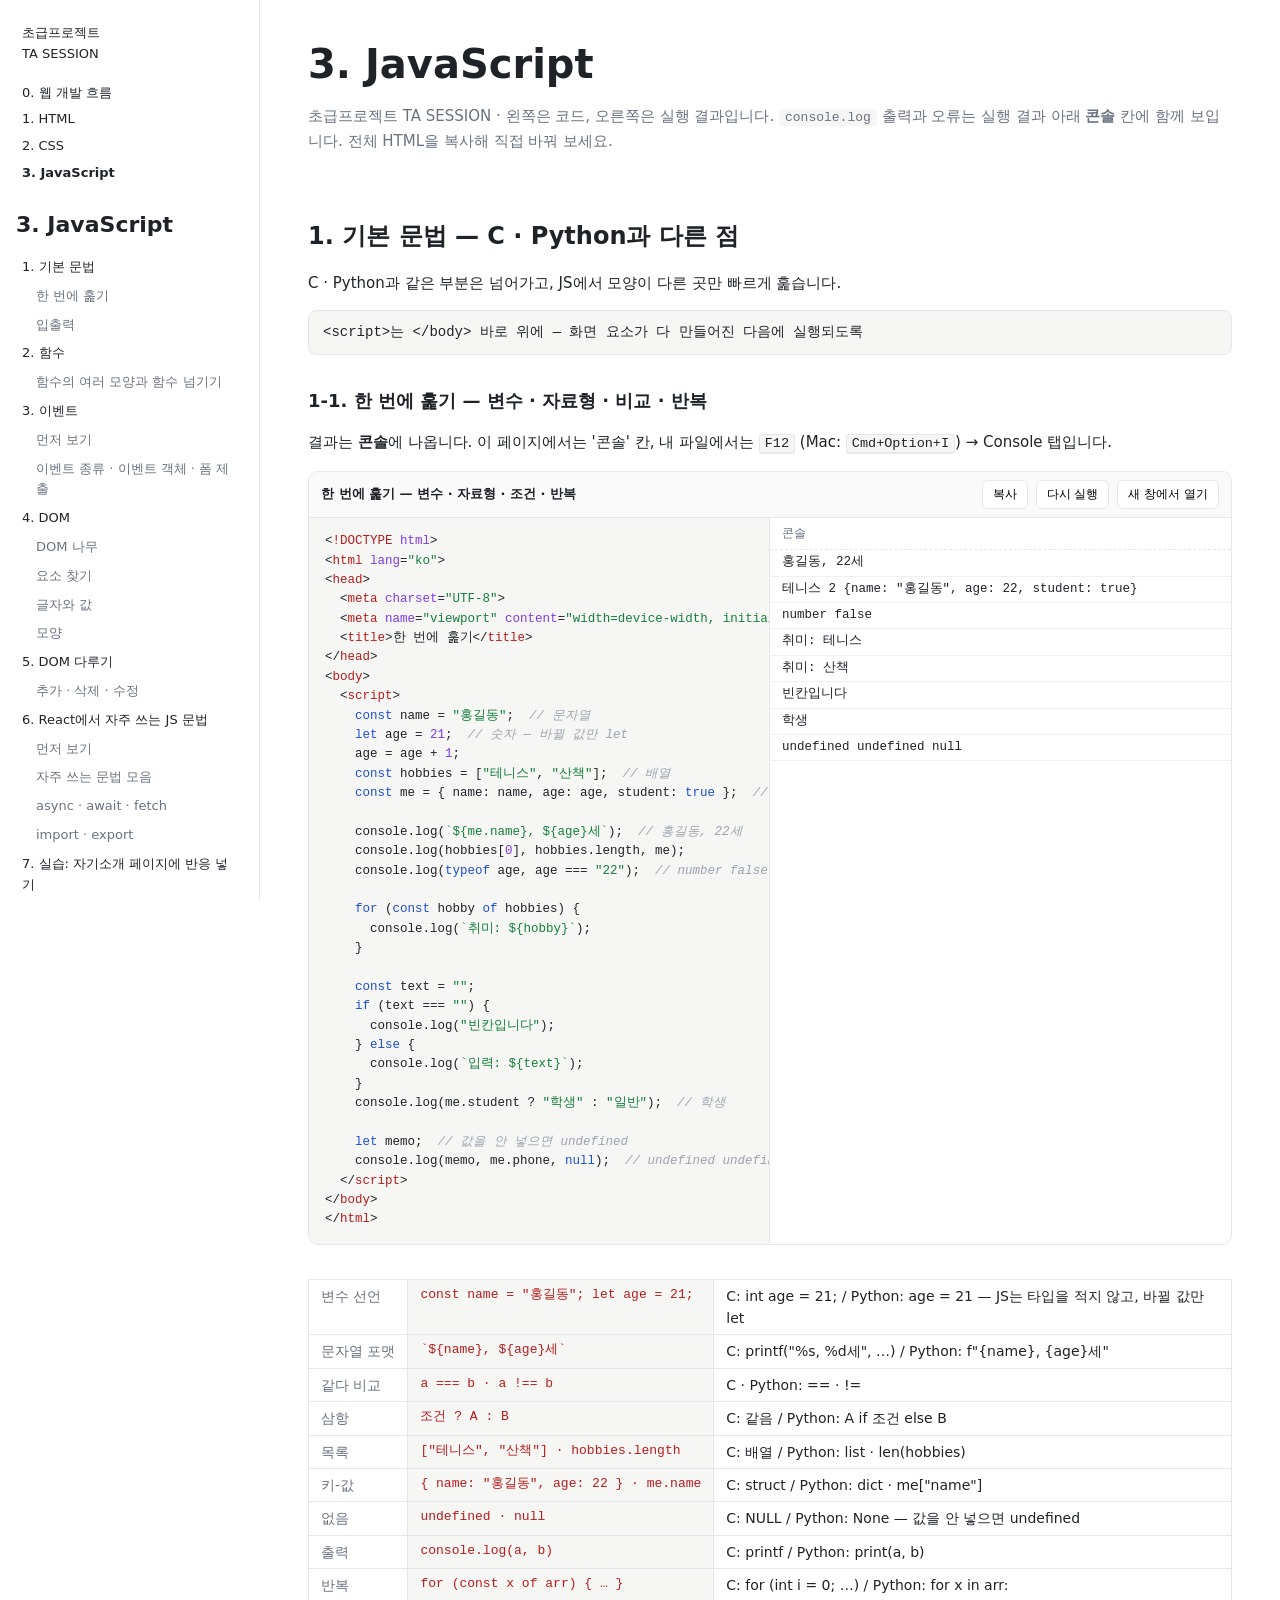
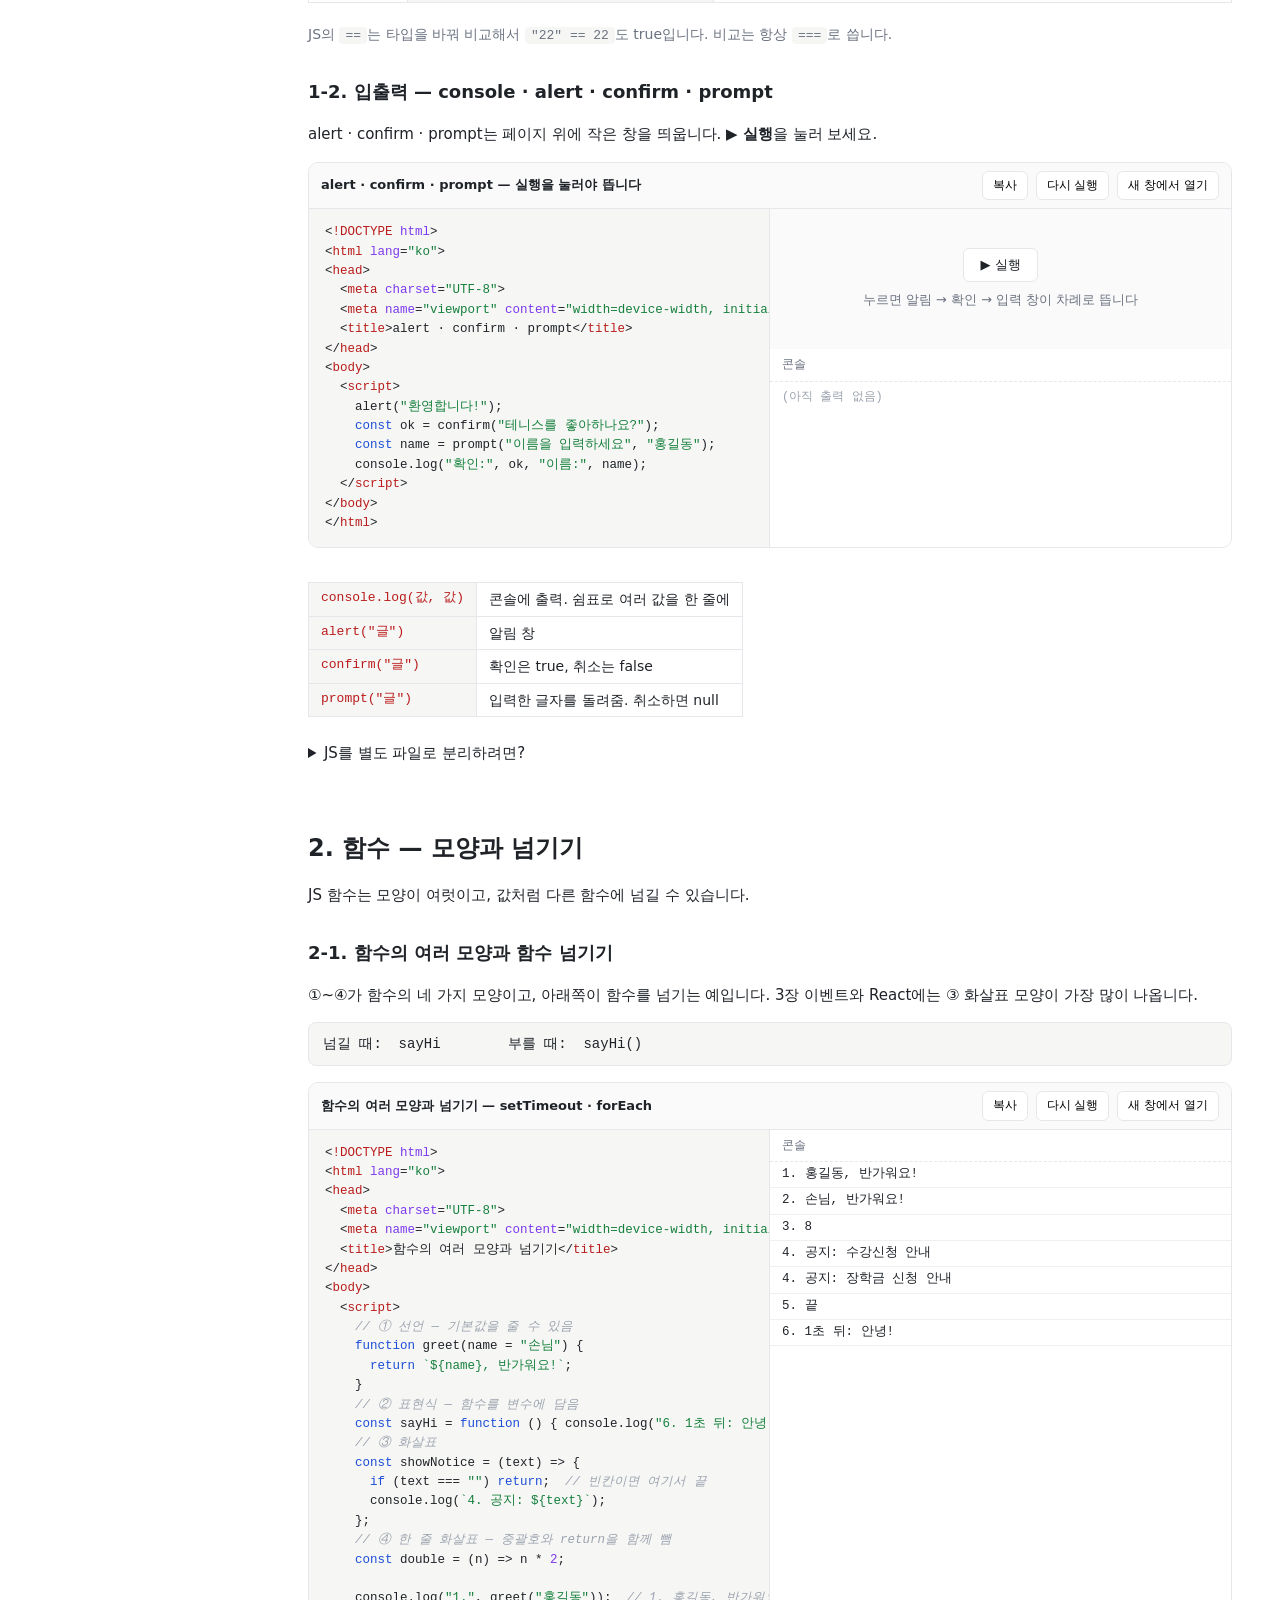
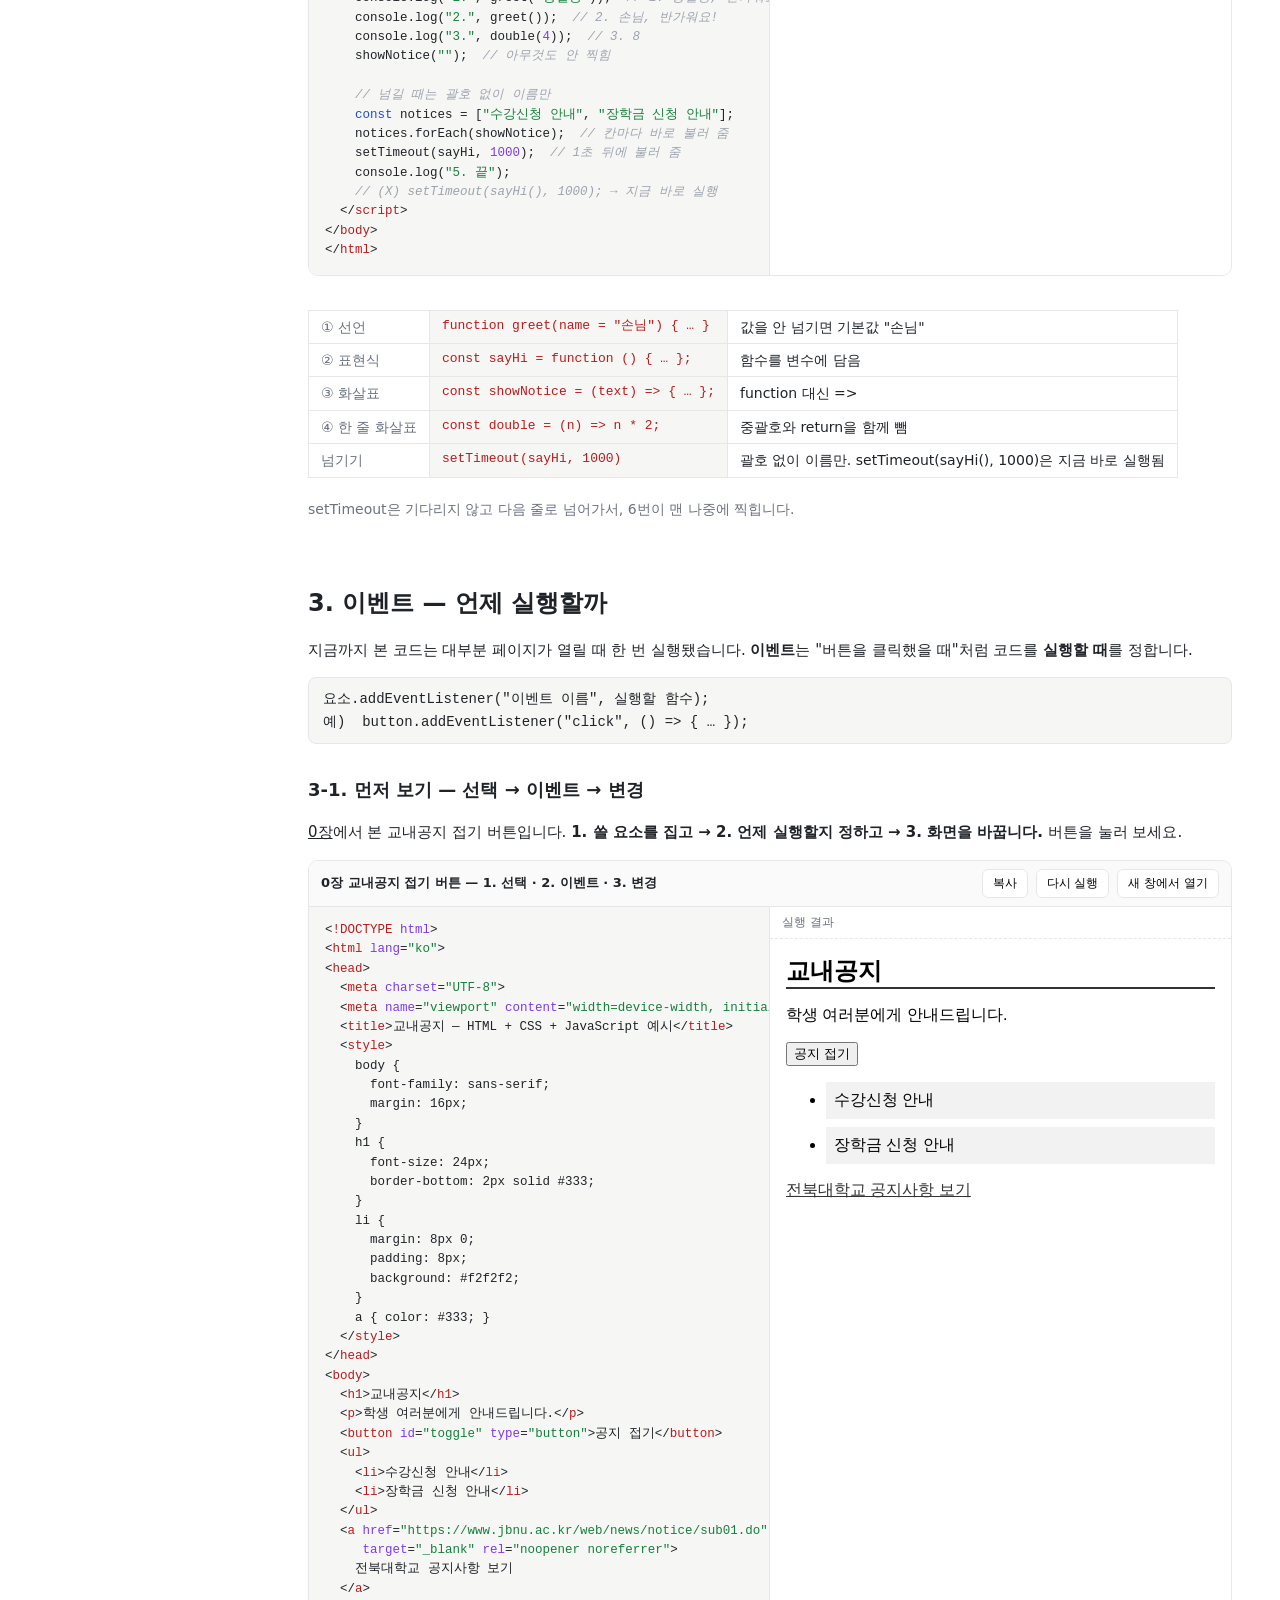
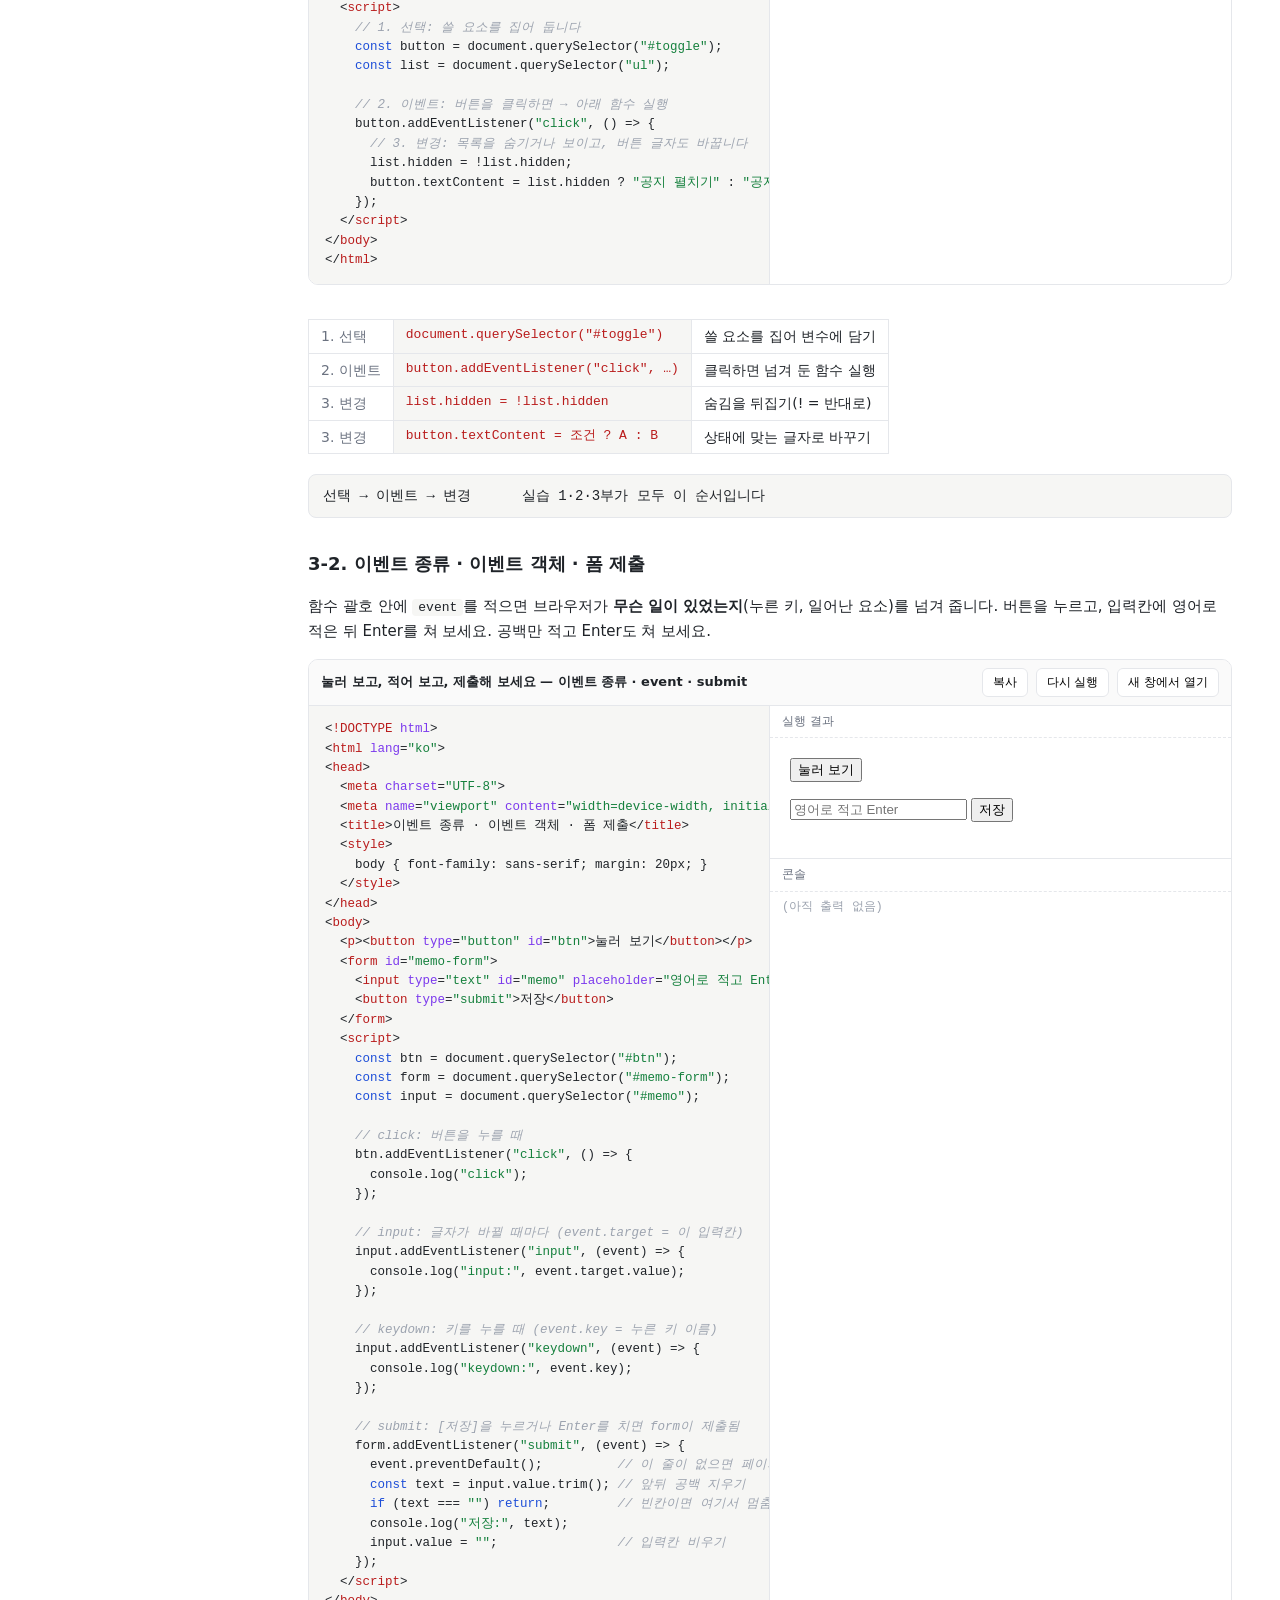
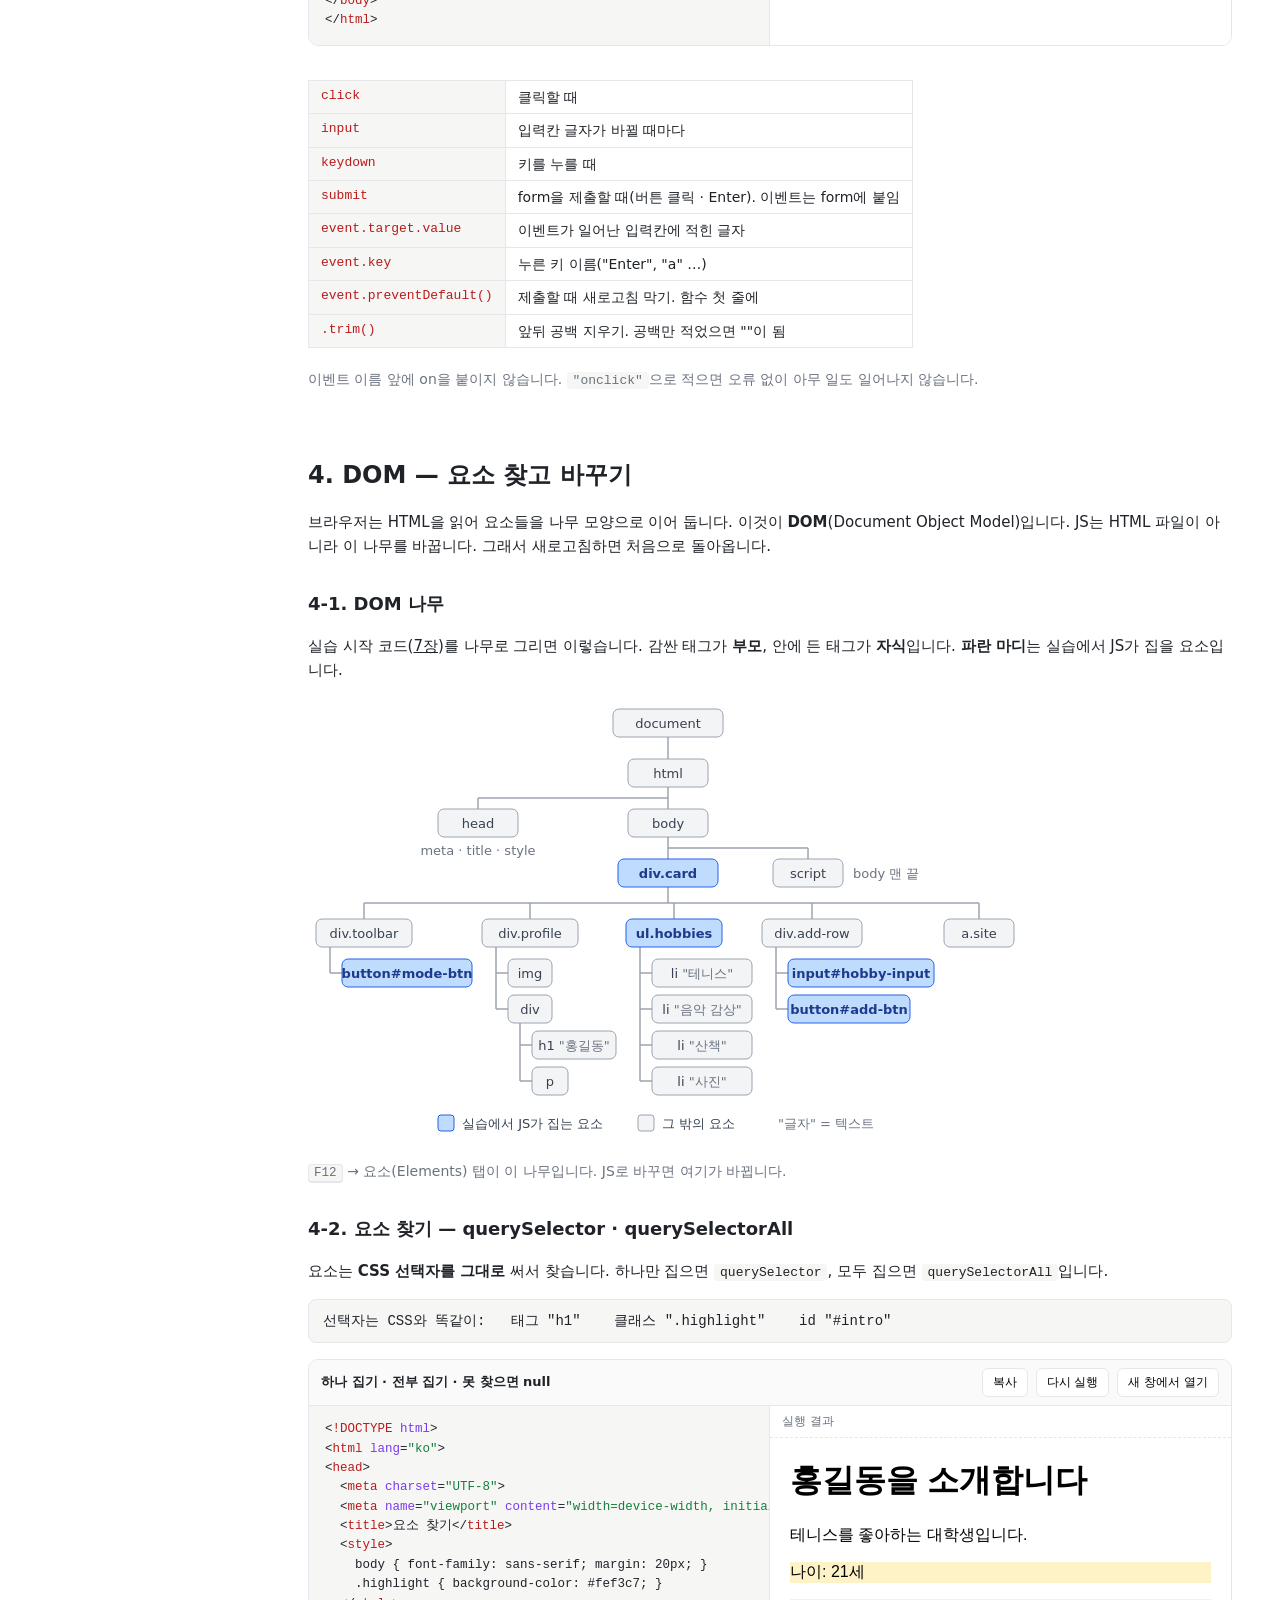
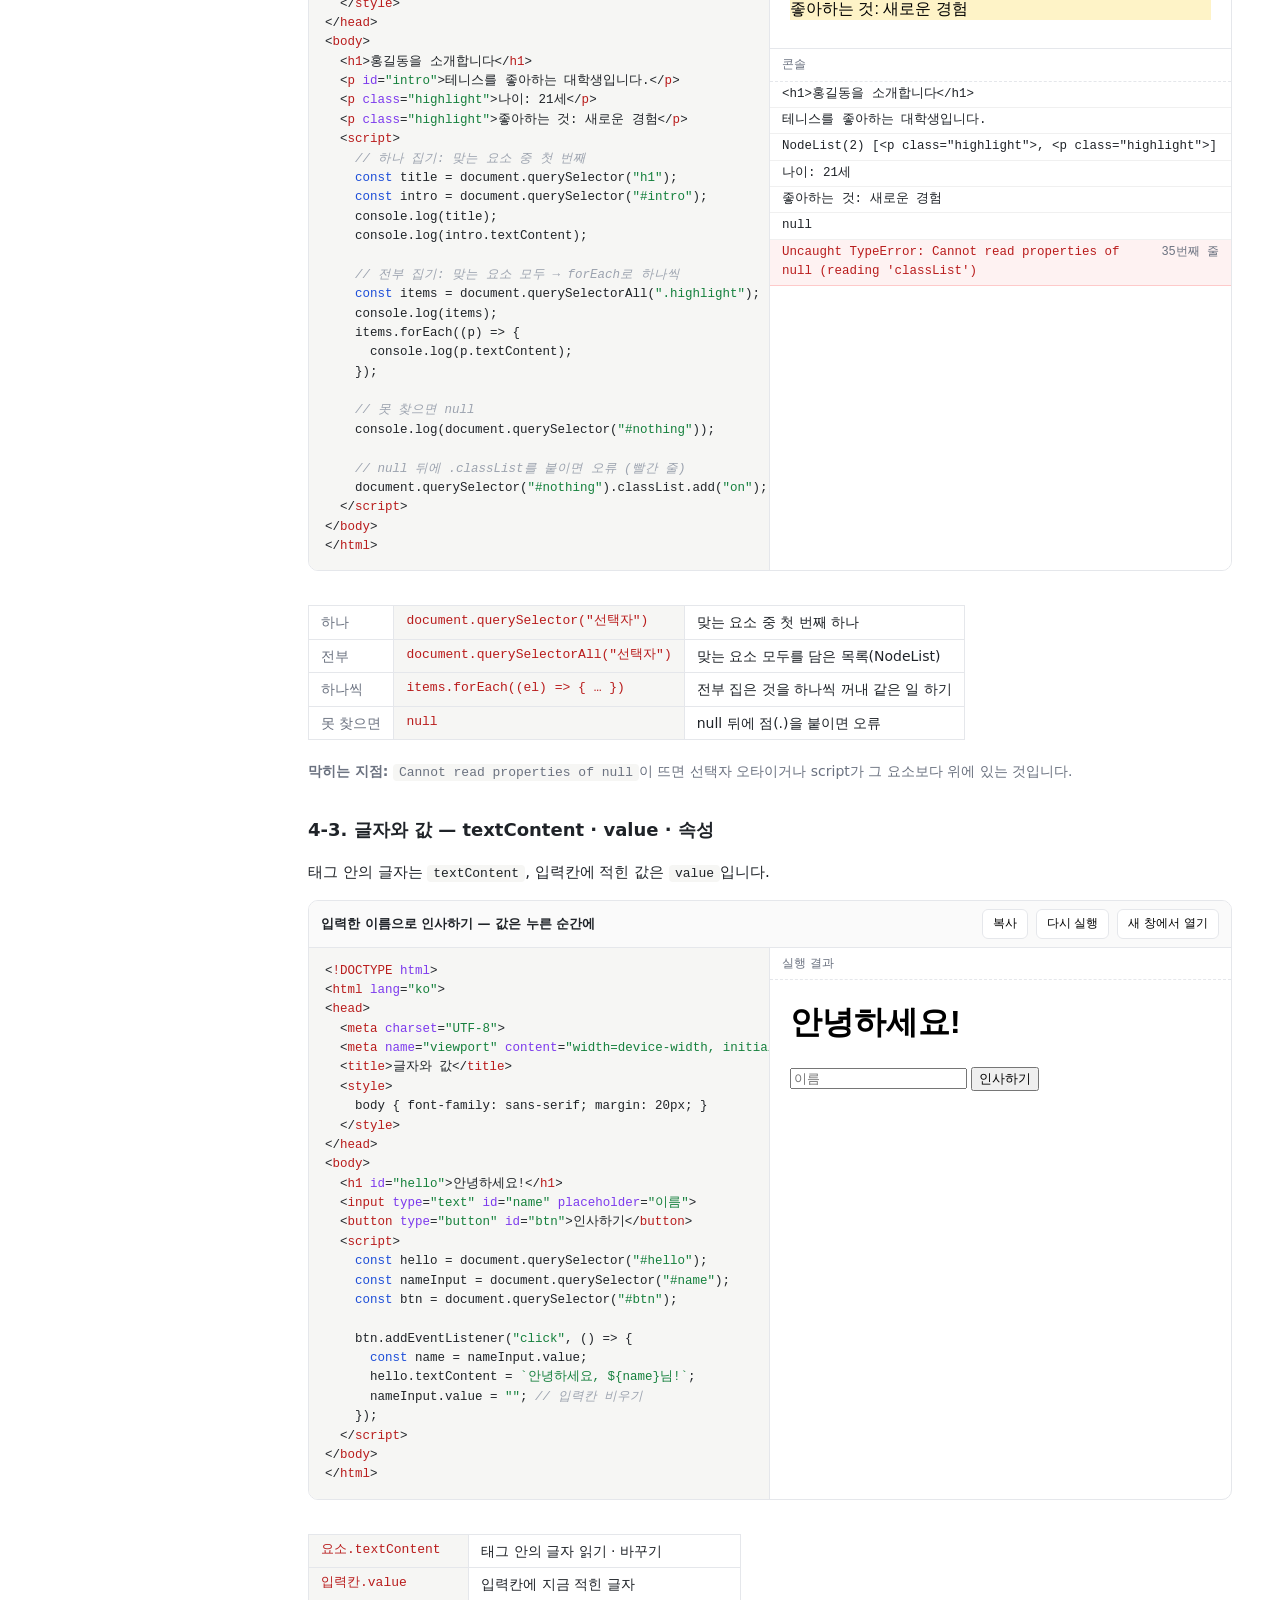
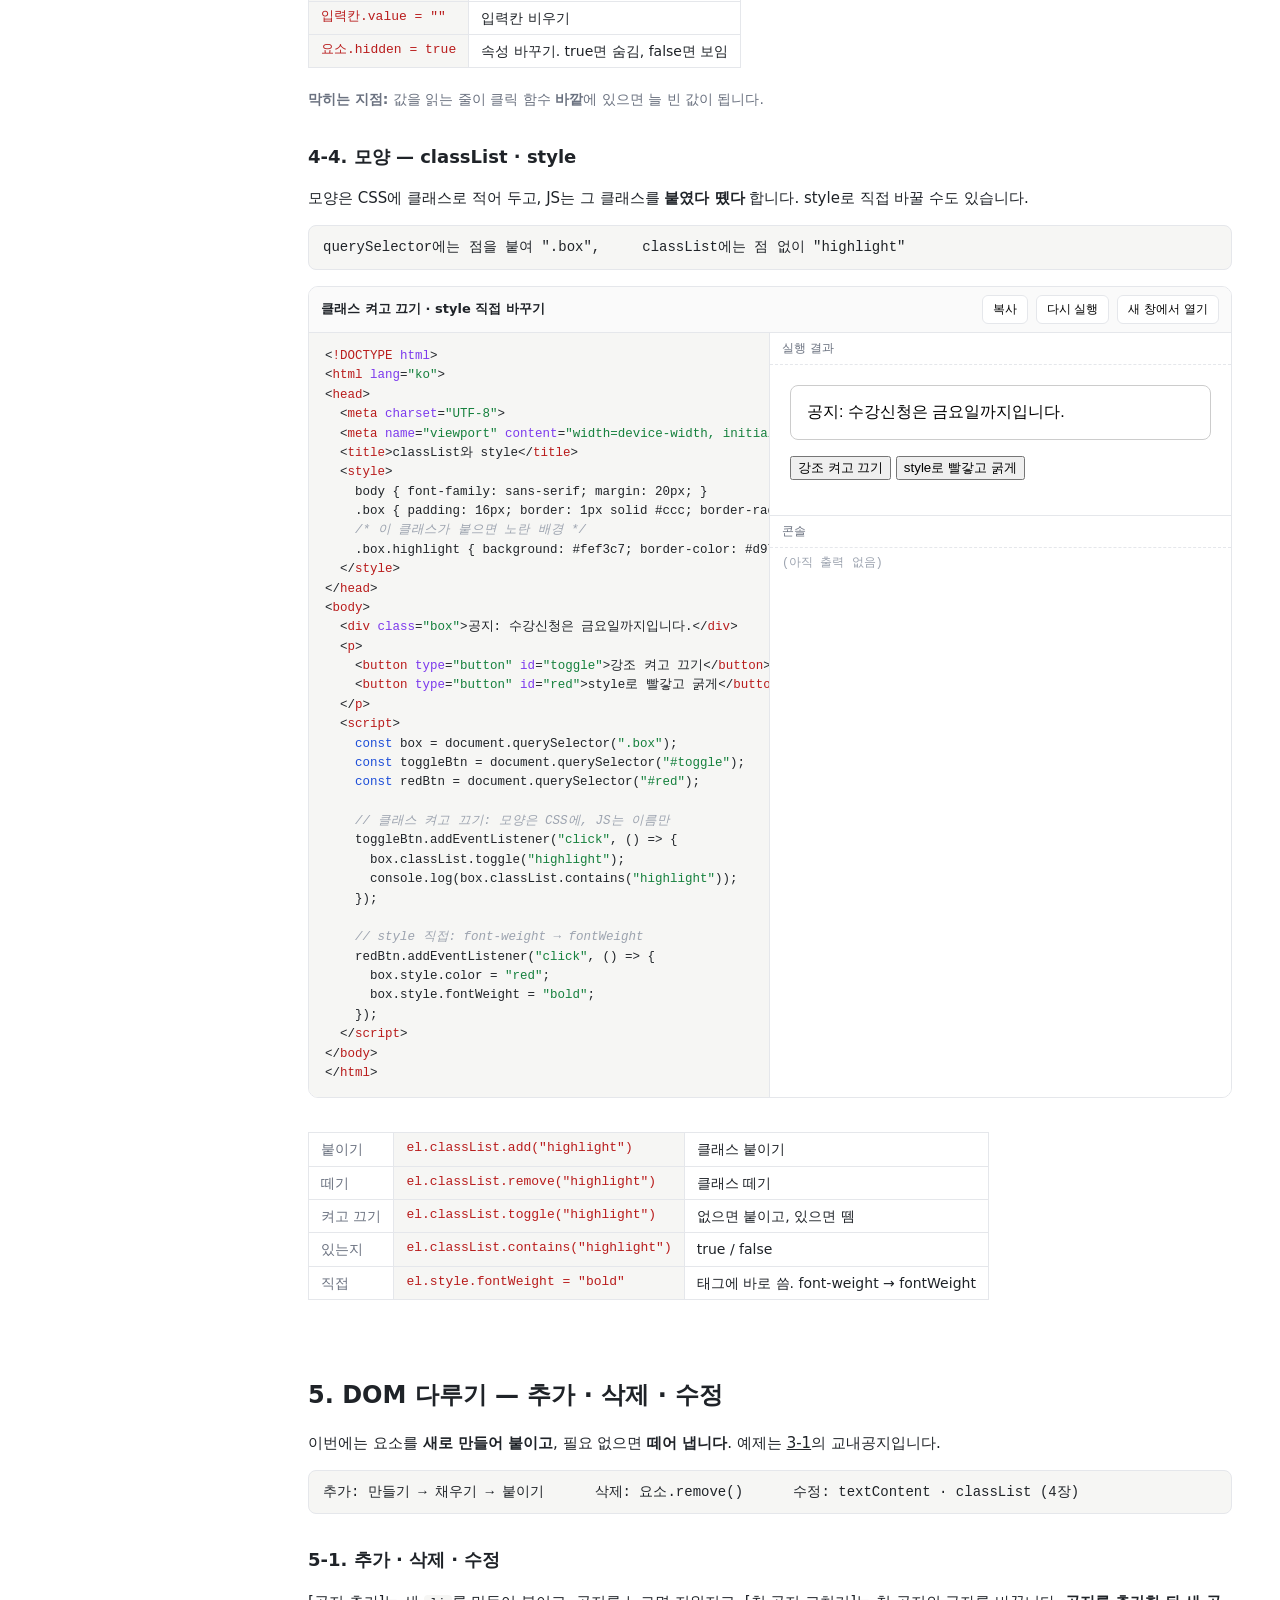
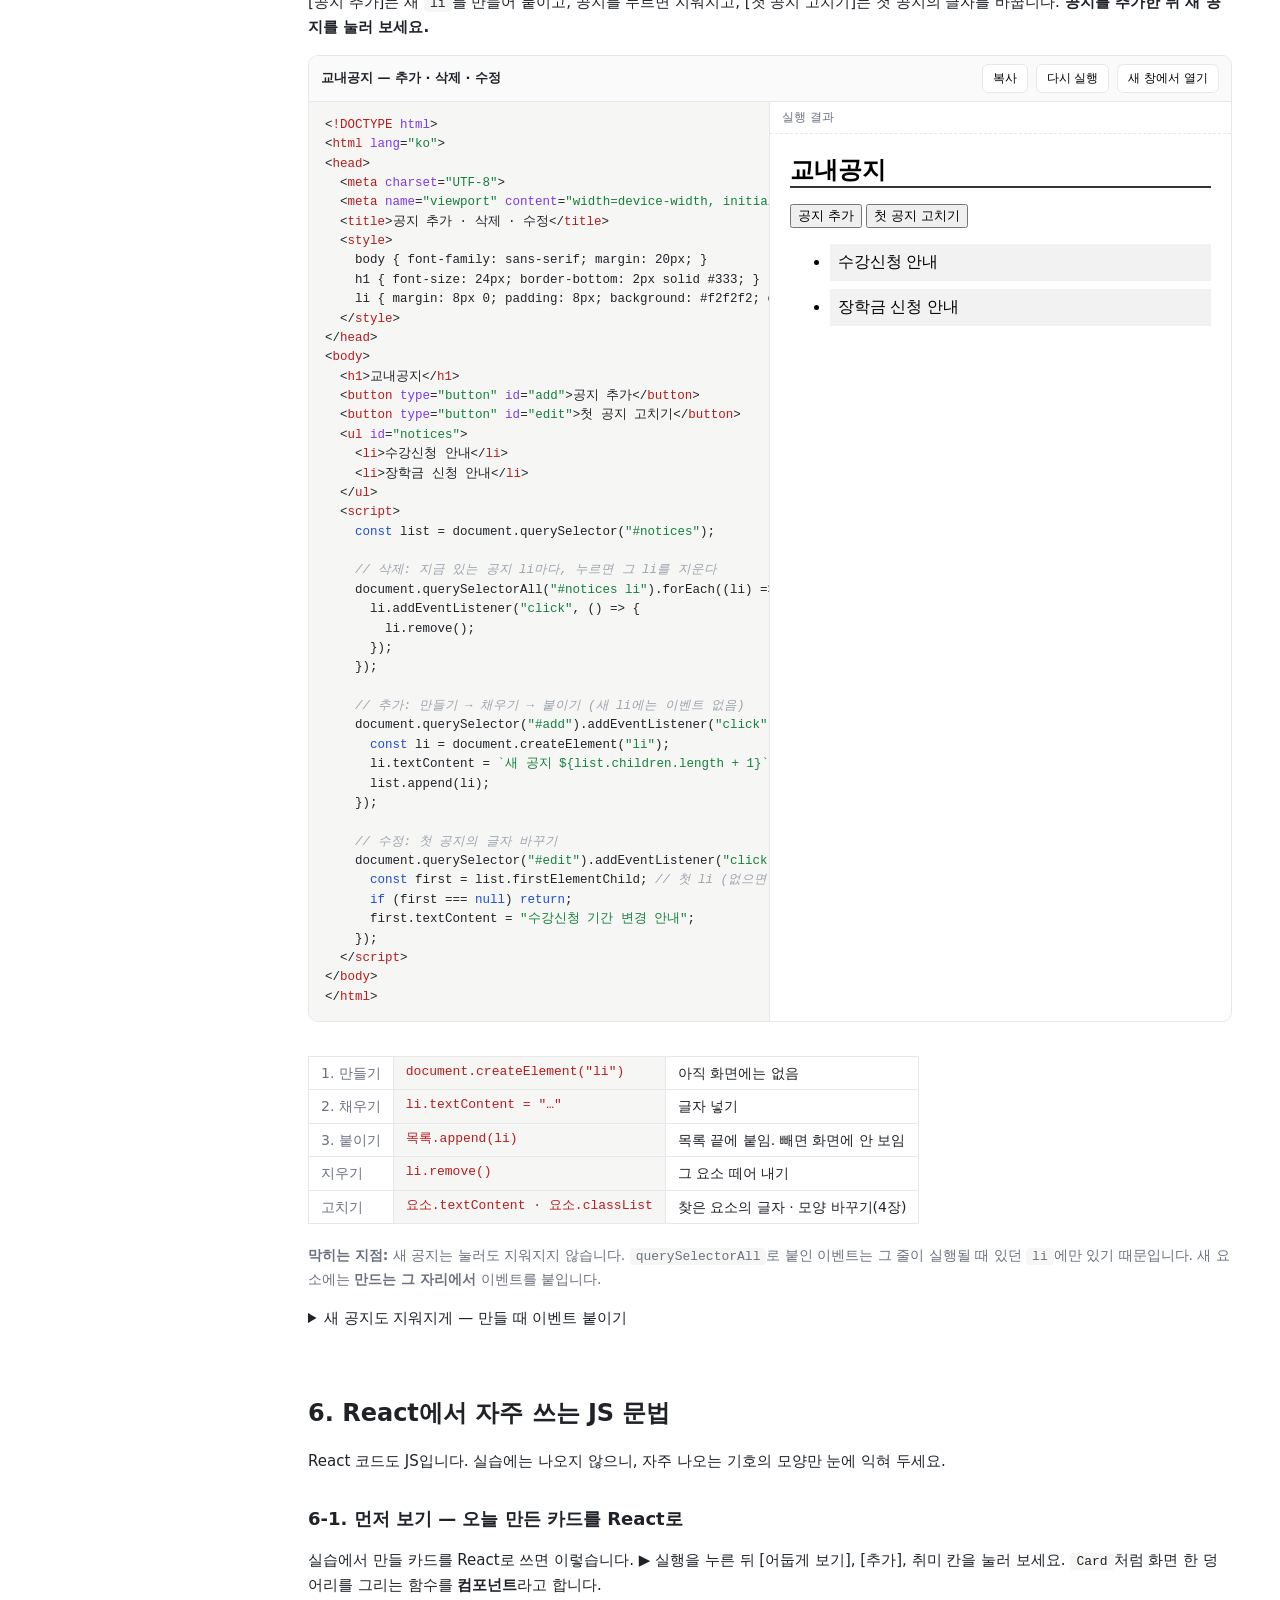
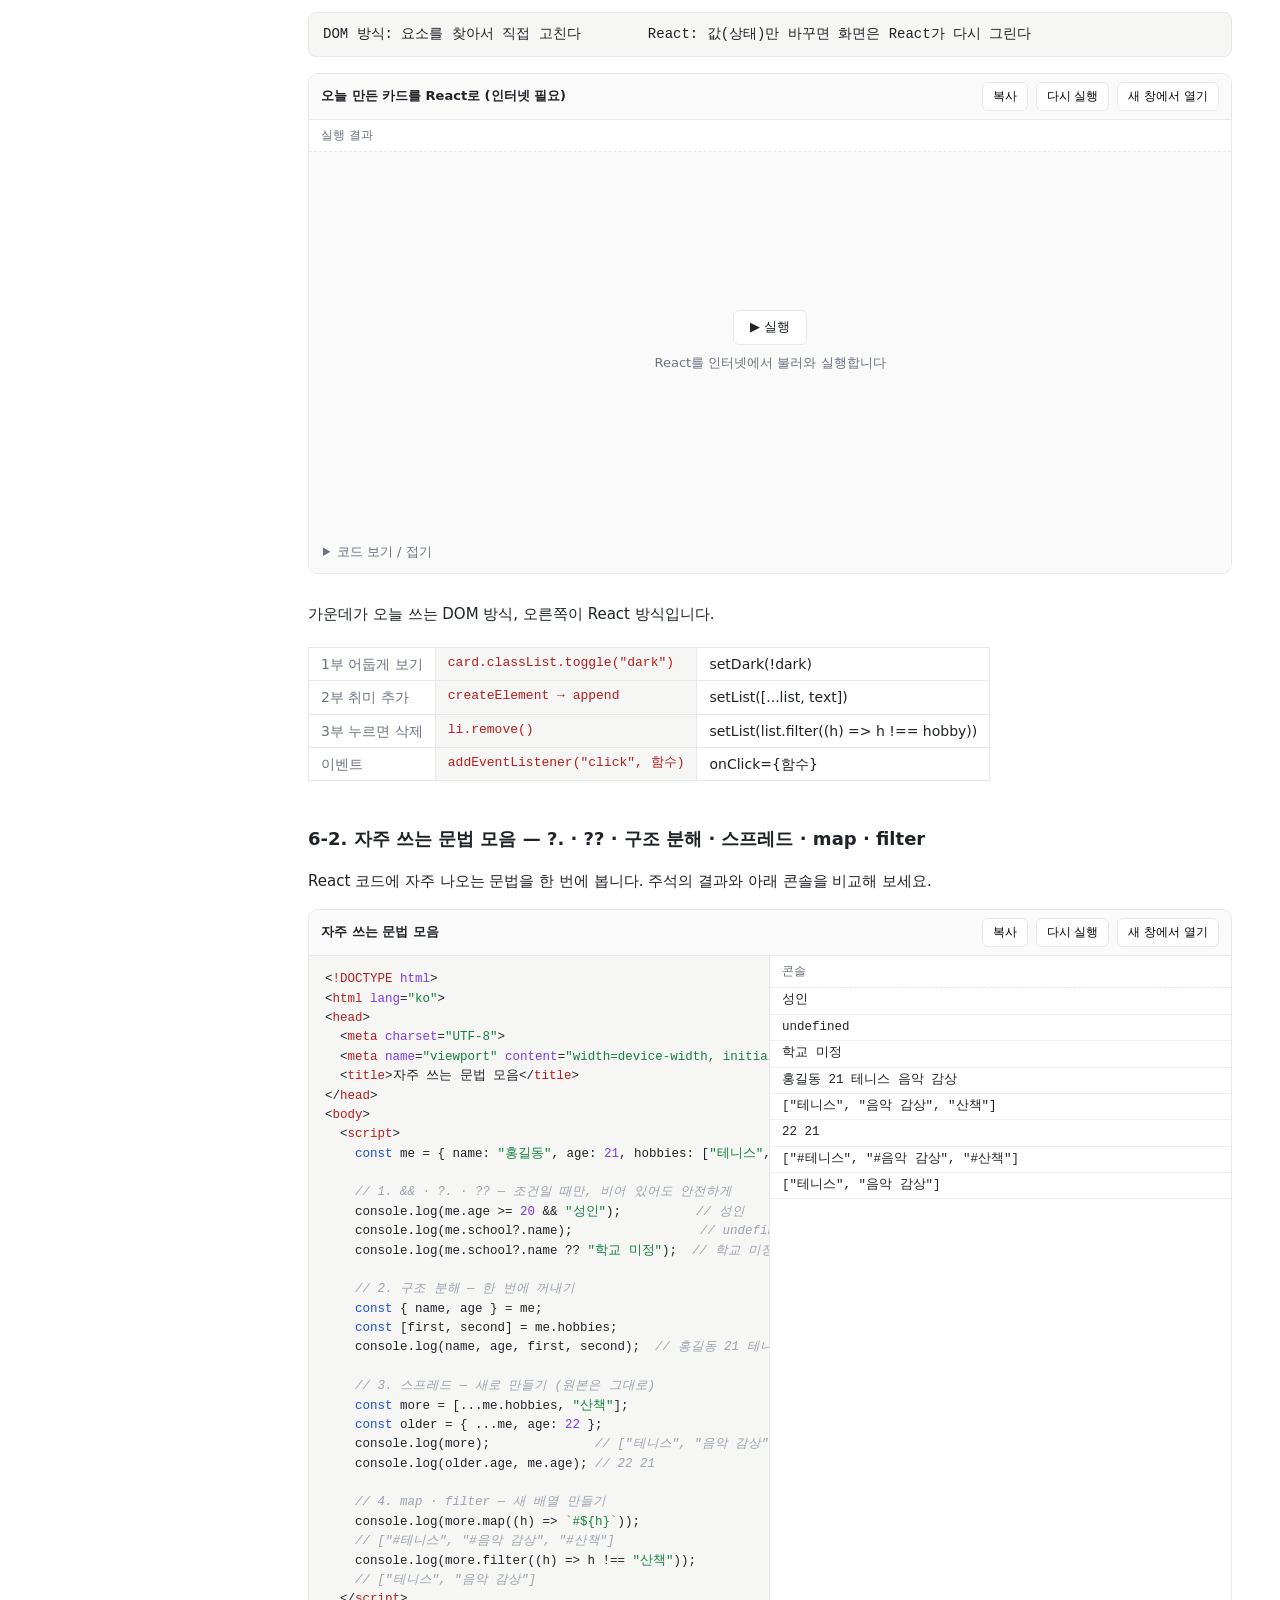
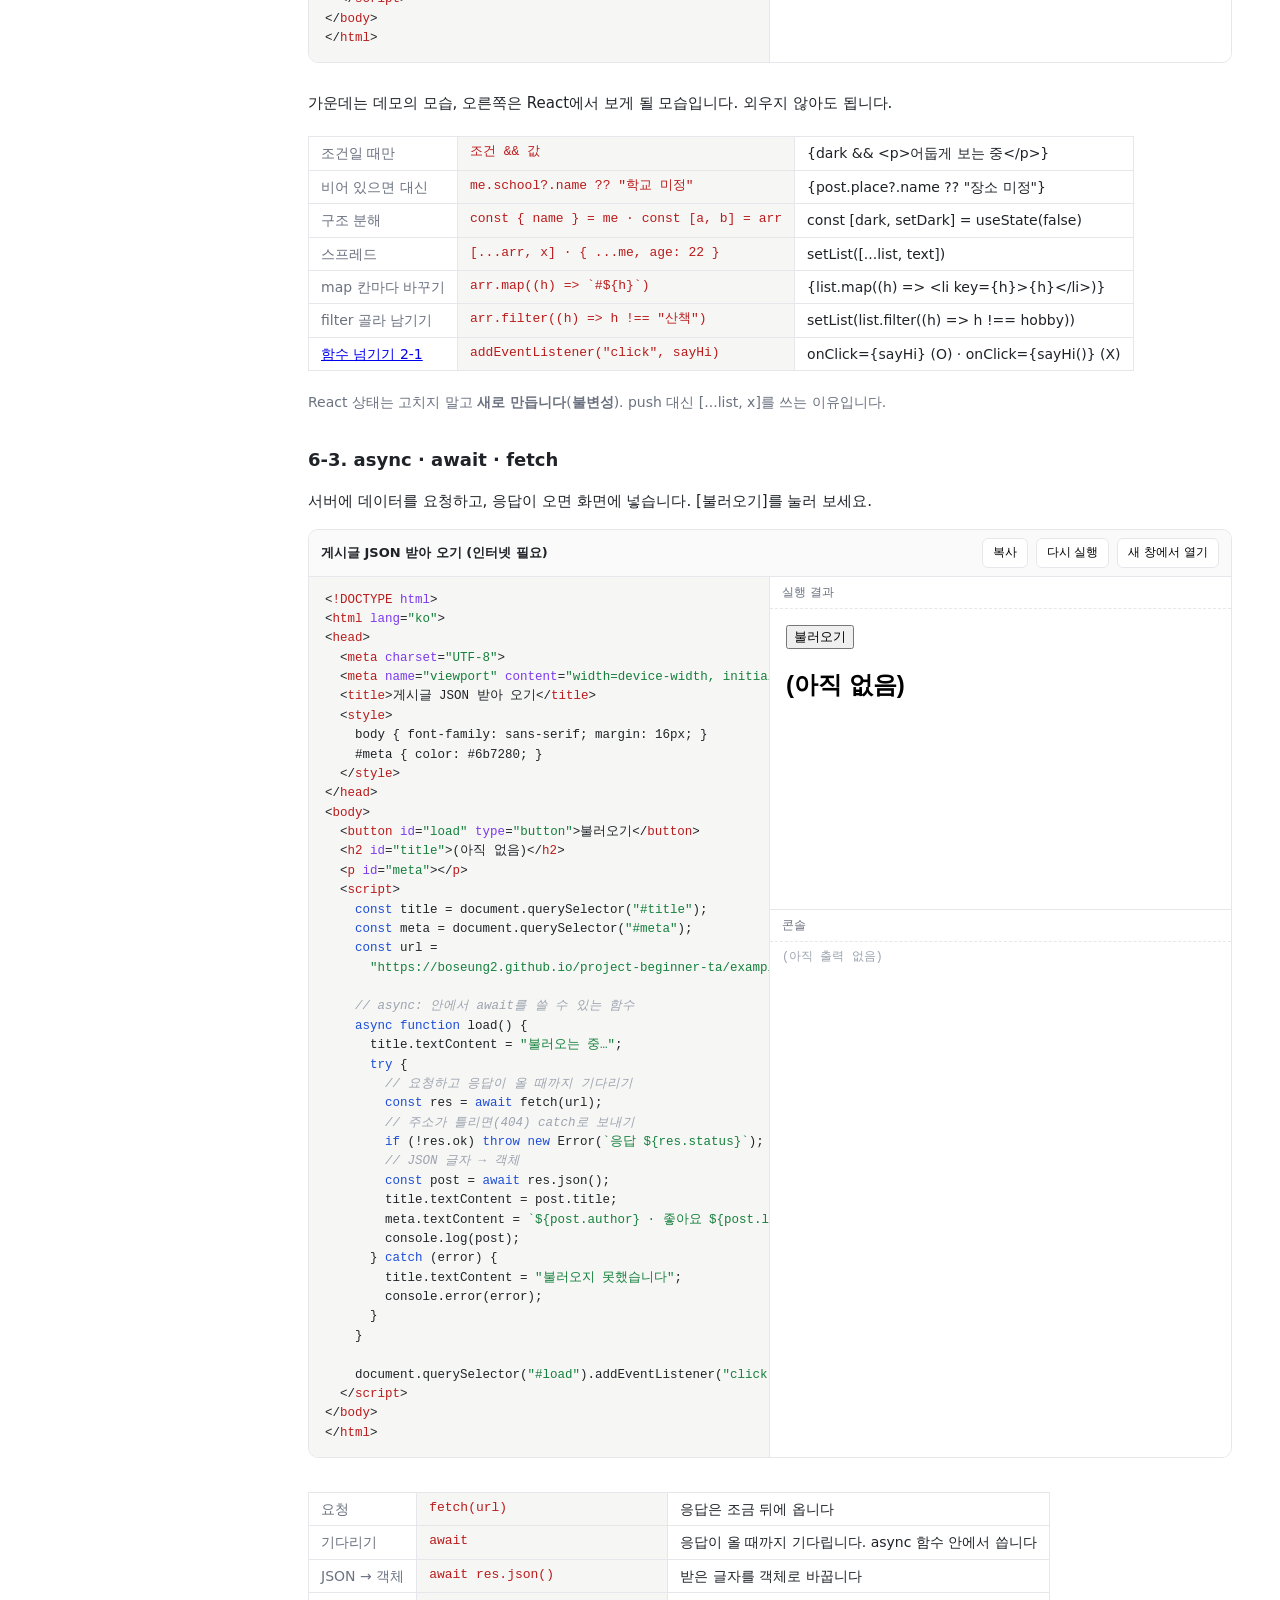
<file: 3-JS.html>
<!DOCTYPE html>
<html lang="ko">
<head>
<meta charset="UTF-8" />
<meta name="viewport" content="width=device-width, initial-scale=1" />
<meta name="description" content="초급프로젝트 TA SESSION — JavaScript 기본 문법, 함수, 이벤트, DOM, React에서 자주 쓰는 문법을 실행해 보고, 자기소개 페이지를 반응하게 만듭니다.">
<title>3. JavaScript — 초급프로젝트 TA SESSION</title>
<link rel="stylesheet" href="session.css">
<style>
  :root {
    --bg: #ffffff; --fg: #1f2328; --muted: #6b7280; --line: #e5e7eb;
    --code-bg: #f6f6f4; --accent: #2563eb; --pane: #fafafa;
    --tag: #b91c1c; --attr: #7c3aed; --str: #15803d; --cmt: #9ca3af; --kw: #1d4ed8;
  }
  * { box-sizing: border-box; }
  html { scroll-behavior: smooth; }
  body {
    margin: 0; background: var(--bg); color: var(--fg);
    font-family: system-ui, -apple-system, "Segoe UI", Roboto, "Apple SD Gothic Neo", "Noto Sans KR", sans-serif;
    font-size: 15px; line-height: 1.6;
  }
  .layout { display: grid; grid-template-columns: 260px minmax(0, 1fr); min-height: 100vh; }
  nav.toc {
    position: sticky; top: 0; height: 100vh; overflow: auto;
    border-right: 1px solid var(--line); padding: 20px 16px; font-size: 13px;
  }
  nav.toc h1 { font-size: 22px; margin: 0 0 12px; }
  nav.toc ol { list-style: none; padding: 0; margin: 0; }
  nav.toc li { margin: 2px 0; }
  nav.toc li ol { padding-left: 14px; }
  nav.toc a { color: var(--fg); text-decoration: none; display: block; padding: 3px 6px; border-radius: 4px; }
  nav.toc a:hover { background: var(--code-bg); }
  nav.toc a.sub { color: var(--muted); }
  main { padding: 32px 48px 120px; max-width: 1400px; }
  h1.title { font-size: 40px; margin: 0 0 8px; }
  .subtitle { color: var(--muted); margin: 0 0 40px; }
  h2 { font-size: 24px; margin: 56px 0 16px; padding-top: 8px; }
  h3 { font-size: 18px; margin: 32px 0 10px; }
  h4 { font-size: 15px; margin: 22px 0 8px; color: #374151; }
  p.note { color: var(--muted); font-size: 14px; margin: 8px 0 16px; }

  /* 정리 표 */
  table.ref { border-collapse: collapse; font-size: 14px; margin: 6px 0 12px; }
  table.ref td { border: 1px solid var(--line); padding: 5px 12px; vertical-align: top; }
  table.ref td:first-child { font-family: ui-monospace, SFMono-Regular, Menlo, Consolas, monospace; font-size: 13px; white-space: nowrap; background: var(--code-bg); color: var(--tag); }

  /* 코드 + 실행 결과 */
  .demo { border: 1px solid var(--line); border-radius: 10px; overflow: hidden; margin: 16px 0 28px; background: var(--bg); }
  .demo .bar { display: flex; align-items: center; gap: 8px; padding: 8px 12px; border-bottom: 1px solid var(--line); background: var(--pane); font-size: 13px; }
  .demo .bar .name { font-weight: 600; margin-right: auto; }
  .demo .bar button { font: inherit; font-size: 12px; padding: 4px 10px; border: 1px solid var(--line); border-radius: 6px; background: #fff; cursor: pointer; }
  .demo .bar button:hover { border-color: var(--accent); color: var(--accent); }
  .demo .panes { display: grid; grid-template-columns: 1fr 1fr; }
  .demo .panes > div { min-width: 0; }
  .demo .code { background: var(--code-bg); border-right: 1px solid var(--line); }
  .demo .code pre { margin: 0; padding: 14px 16px; overflow: auto; max-height: var(--h, 460px); font: 12.5px/1.55 ui-monospace, SFMono-Regular, Menlo, Consolas, monospace; tab-size: 2; }
  .demo .result { display: flex; flex-direction: column; }
  .demo .result .label { font-size: 12px; color: var(--muted); padding: 6px 12px; border-bottom: 1px dashed var(--line); }
  .demo iframe { border: 0; width: 100%; height: var(--frame-h, var(--h, 460px)); background: #fff; flex: 0 0 auto; }
  .demo .panes:has(> .result:only-child) { grid-template-columns: 1fr; }
  .demo.tall { --h: 640px; }
  .demo.short { --h: 260px; }
  .demo.stack .panes { grid-template-columns: 1fr; }
  .demo.stack iframe { flex: 0 0 auto; height: max(760px, 85vh); }
  .demo.stack .code { border-right: 0; border-top: 1px solid var(--line); }
  .demo.stack .code pre { max-height: 520px; }
  .demo.stack details > summary { cursor: pointer; padding: 10px 14px; font-size: 13px; color: var(--muted); background: var(--pane); user-select: none; }
  .demo.stack details > summary:hover { color: var(--accent); }
  @media (max-width: 1000px) {
    .layout { grid-template-columns: 1fr; }
    nav.toc { position: static; height: auto; border-right: 0; border-bottom: 1px solid var(--line); }
    main { padding: 24px 20px 80px; }
    .demo .panes { grid-template-columns: 1fr; }
    .demo .code { border-right: 0; border-bottom: 1px solid var(--line); }
  }
  /* 문법 색 */
  .t { color: var(--tag); } .a { color: var(--attr); } .s { color: var(--str); } .c { color: var(--cmt); font-style: italic; } .k { color: var(--kw); } .n { color: var(--attr); }
  textarea.src { display: none; }

  /* 다이어그램 */
  .diagram { margin: 12px 0 8px; max-width: 720px; }
  .diagram svg { width: 100%; height: auto; }
</style>
<style>
  main { min-width: 0; }
  .demo .bar { flex-wrap: wrap; }
  .demo .bar button:hover { border-color: #333; color: #333; }
  .demo .bar button[aria-pressed="true"] { background: #ececec; border-color: #888; }
  .demo .bar .name { flex: 1 0 180px; }
  .demo.resizable iframe { flex: 0 0 auto; width: 100%; max-width: 100%; height: var(--frame-h, var(--h, 360px)); align-self: flex-start; }
  .demo.resizable .result { background: #f0f0f0; }
  .demo.resizable .result .label { background: #fff; }
  .ref-wrap { overflow-x: auto; }
  table.ref.cols3 td:first-child { font-family: inherit; font-size: 14px; color: var(--muted); background: transparent; white-space: nowrap; }
  table.ref.cols3 td:nth-child(2) { font-family: ui-monospace, SFMono-Regular, Menlo, Consolas, monospace; font-size: 13px; white-space: nowrap; background: var(--code-bg); color: var(--tag); }
  pre.rule { background: var(--code-bg); border: 1px solid var(--line); border-radius: 8px; padding: 10px 14px; font-size: 14px; margin: 8px 0 12px; overflow-x: auto; }
  figure.shot { margin: 12px 0 16px; }
  figure.shot img { display: block; width: min(100%, 220px); height: auto; border-radius: 12px; border: 1px solid var(--line); }
  figure.shot figcaption { margin-top: 6px; font-size: 13px; color: var(--muted); }
  kbd { font-family: ui-monospace, SFMono-Regular, Menlo, monospace; font-size: 0.9em; padding: 1px 5px; border: 1px solid var(--line); border-bottom-width: 2px; border-radius: 4px; background: var(--code-bg); }
  ul.plain { padding-left: 18px; margin: 6px 0 14px; }
  ul.plain li { margin: 3px 0; }
  ul.plain code, p code { background: var(--code-bg); padding: 1px 6px; border-radius: 4px; font-size: 13px; }
  main > p a, main > details a { color: inherit; }
  details.extra { margin: 12px 0 24px; }
  details.extra > summary { cursor: pointer; }
  /* JS: 콘솔 패널 · ▶ 실행(data-manual) */
  .demo .console { flex: 1 1 auto; border-top: 1px solid var(--line); background: #fff; }
  .demo .console .lines { max-height: var(--console-h, 320px); overflow: auto; font: 12.5px/1.55 ui-monospace, SFMono-Regular, Menlo, Consolas, monospace; }
  .demo .console .line { display: flex; gap: 12px; min-height: calc(1.55em + 6px); padding: 3px 12px; border-bottom: 1px solid #f0f0f0; white-space: pre-wrap; overflow-wrap: anywhere; }
  .demo .console .line .where { margin-left: auto; color: var(--muted); font-size: 12px; white-space: nowrap; }
  .demo .console .line.warn { background: #fffbeb; color: #92400e; border-bottom-color: #fde68a; }
  .demo .console .line.error { background: #fef2f2; color: #b91c1c; border-bottom-color: #fecaca; }
  .demo .console .empty { padding: 6px 12px; font-size: 12px; color: var(--cmt); }
  .demo.console-only .console { border-top: 0; }
  .demo.console-only .console .lines { max-height: var(--console-h, var(--h, 460px)); }
  .demo .run-gate { display: flex; flex-direction: column; align-items: center; justify-content: center; gap: 8px; height: var(--frame-h, var(--h, 460px)); background: var(--pane); font-size: 13px; color: var(--muted); }
  .demo.stack .run-gate { height: max(760px, 85vh); }
  .demo.stack.resizable .run-gate { height: var(--frame-h, var(--h, 360px)); }
  .demo .run-gate button { font: inherit; padding: 6px 16px; border: 1px solid var(--line); border-radius: 6px; background: #fff; color: var(--fg); cursor: pointer; }
  .demo .run-gate button:hover { border-color: #333; color: #333; }
  .demo .run-gate[hidden] { display: none; }
  @media print {
    .layout { display: block; }
    nav.toc, .demo .bar button { display: none; }
    main { padding: 0; max-width: none; }
    .demo .code pre { max-height: none; white-space: pre-wrap; overflow-wrap: anywhere; }
    h2, h3 { break-after: avoid; }
    .demo .console .lines { max-height: none; overflow: visible; }
    .demo .run-gate { height: auto; padding: 12px; }
    .demo .run-gate button { display: none; }
  }
</style>
</head>
<body>
<div class="layout">
<nav class="toc" aria-label="자료 목차">
  <a class="session-brand" href="index.html">초급프로젝트<br>TA SESSION</a>
  <div class="session-nav">
    <a href="0-web-flow.html">0. 웹 개발 흐름</a>
    <a href="1-HTML.html">1. HTML</a>
    <a href="2-CSS.html">2. CSS</a>
    <a href="3-JS.html" aria-current="page">3. JavaScript</a>
  </div>
  <h1>3. JavaScript</h1>
  <ol>
    <li><a href="#s1">1. 기본 문법</a><ol>
      <li><a class="sub" href="#s1-1">한 번에 훑기</a></li>
      <li><a class="sub" href="#s1-2">입출력</a></li>
    </ol></li>
    <li><a href="#s2">2. 함수</a><ol>
      <li><a class="sub" href="#s2-1">함수의 여러 모양과 함수 넘기기</a></li>
    </ol></li>
    <li><a href="#s3">3. 이벤트</a><ol>
      <li><a class="sub" href="#s3-1">먼저 보기</a></li>
      <li><a class="sub" href="#s3-2">이벤트 종류 · 이벤트 객체 · 폼 제출</a></li>
    </ol></li>
    <li><a href="#s4">4. DOM</a><ol>
      <li><a class="sub" href="#s4-1">DOM 나무</a></li>
      <li><a class="sub" href="#s4-2">요소 찾기</a></li>
      <li><a class="sub" href="#s4-3">글자와 값</a></li>
      <li><a class="sub" href="#s4-4">모양</a></li>
    </ol></li>
    <li><a href="#s5">5. DOM 다루기</a><ol>
      <li><a class="sub" href="#s5-1">추가 · 삭제 · 수정</a></li>
    </ol></li>
    <li><a href="#s6">6. React에서 자주 쓰는 JS 문법</a><ol>
      <li><a class="sub" href="#s6-1">먼저 보기</a></li>
      <li><a class="sub" href="#s6-2">자주 쓰는 문법 모음</a></li>
      <li><a class="sub" href="#s6-3">async · await · fetch</a></li>
      <li><a class="sub" href="#s6-4">import · export</a></li>
    </ol></li>
    <li><a href="#s7">7. 실습: 자기소개 페이지에 반응 넣기</a><ol>
      <li><a class="sub" href="#s7-1">목표 화면 · 시작 코드</a></li>
      <li><a class="sub" href="#s7-2">1부 · 버튼으로 어둡게 보기 켜고 끄기</a></li>
      <li><a class="sub" href="#s7-3">2부 · 취미 추가하기</a></li>
      <li><a class="sub" href="#s7-4">3부 · 누르면 지워지는 취미</a></li>
      <li><a class="sub" href="#s7-5">4부 (Advanced) · Enter로 추가하고 취미 개수 세기</a></li>
      <li><a class="sub" href="#s7-6">5부 (Advanced) · 날씨 API로 지금 기온 보여 주기</a></li>
    </ol></li>
  </ol>
</nav>
<main>
<h1 class="title">3. JavaScript</h1>
<p class="subtitle">초급프로젝트 TA SESSION · 왼쪽은 코드, 오른쪽은 실행 결과입니다. <code>console.log</code> 출력과 오류는 실행 결과 아래 <b>콘솔</b> 칸에 함께 보입니다. 전체 HTML을 복사해 직접 바꿔 보세요.</p>

<h2 id="s1">1. 기본 문법 — C · Python과 다른 점</h2>
<p>C · Python과 같은 부분은 넘어가고, JS에서 모양이 다른 곳만 빠르게 훑습니다.</p>
<pre class="rule"><code>&lt;script&gt;는 &lt;/body&gt; 바로 위에 — 화면 요소가 다 만들어진 다음에 실행되도록</code></pre>

<h3 id="s1-1">1-1. 한 번에 훑기 — 변수 · 자료형 · 비교 · 반복</h3>
<p>결과는 <b>콘솔</b>에 나옵니다. 이 페이지에서는 '콘솔' 칸, 내 파일에서는 <kbd>F12</kbd> (Mac: <kbd>Cmd+Option+I</kbd>) → Console 탭입니다.</p>

<div class="demo" data-name="한 번에 훑기 — 변수 · 자료형 · 조건 · 반복" data-console="only" style="--h: 744px;">
<textarea class="src">&lt;!DOCTYPE html&gt;
&lt;html lang="ko"&gt;
&lt;head&gt;
  &lt;meta charset="UTF-8"&gt;
  &lt;meta name="viewport" content="width=device-width, initial-scale=1"&gt;
  &lt;title&gt;한 번에 훑기&lt;/title&gt;
&lt;/head&gt;
&lt;body&gt;
  &lt;script&gt;
    const name = "홍길동";  // 문자열
    let age = 21;  // 숫자 — 바뀔 값만 let
    age = age + 1;
    const hobbies = ["테니스", "산책"];  // 배열
    const me = { name: name, age: age, student: true };  // 객체 · 불리언

    console.log(`${me.name}, ${age}세`);  // 홍길동, 22세
    console.log(hobbies[0], hobbies.length, me);
    console.log(typeof age, age === "22");  // number false

    for (const hobby of hobbies) {
      console.log(`취미: ${hobby}`);
    }

    const text = "";
    if (text === "") {
      console.log("빈칸입니다");
    } else {
      console.log(`입력: ${text}`);
    }
    console.log(me.student ? "학생" : "일반");  // 학생

    let memo;  // 값을 안 넣으면 undefined
    console.log(memo, me.phone, null);  // undefined undefined null
  &lt;/script&gt;
&lt;/body&gt;
&lt;/html&gt;</textarea>
</div>

<div class="ref-wrap"><table class="ref cols3"><tbody>
<tr><td>변수 선언</td><td>const name = "홍길동"; let age = 21;</td><td>C: int age = 21; / Python: age = 21 — JS는 타입을 적지 않고, 바뀔 값만 let</td></tr>
<tr><td>문자열 포맷</td><td>`${name}, ${age}세`</td><td>C: printf("%s, %d세", …) / Python: f"{name}, {age}세"</td></tr>
<tr><td>같다 비교</td><td>a === b · a !== b</td><td>C · Python: == · !=</td></tr>
<tr><td>삼항</td><td>조건 ? A : B</td><td>C: 같음 / Python: A if 조건 else B</td></tr>
<tr><td>목록</td><td>["테니스", "산책"] · hobbies.length</td><td>C: 배열 / Python: list · len(hobbies)</td></tr>
<tr><td>키-값</td><td>{ name: "홍길동", age: 22 } · me.name</td><td>C: struct / Python: dict · me["name"]</td></tr>
<tr><td>없음</td><td>undefined · null</td><td>C: NULL / Python: None — 값을 안 넣으면 undefined</td></tr>
<tr><td>출력</td><td>console.log(a, b)</td><td>C: printf / Python: print(a, b)</td></tr>
<tr><td>반복</td><td>for (const x of arr) { … }</td><td>C: for (int i = 0; …) / Python: for x in arr:</td></tr>
</tbody></table></div>

<p class="note">JS의 <code>==</code>는 타입을 바꿔 비교해서 <code>"22" == 22</code>도 true입니다. 비교는 항상 <code>===</code>로 씁니다.</p>

<h3 id="s1-2">1-2. 입출력 — console · alert · confirm · prompt</h3>
<p>alert · confirm · prompt는 페이지 위에 작은 창을 띄웁니다. <b>▶ 실행</b>을 눌러 보세요.</p>

<div class="demo" data-name="alert · confirm · prompt — 실행을 눌러야 뜹니다" data-console="only" data-manual="누르면 알림 → 확인 → 입력 창이 차례로 뜹니다" style="--h: 356px; --frame-h: 140px;">
<textarea class="src">&lt;!DOCTYPE html&gt;
&lt;html lang="ko"&gt;
&lt;head&gt;
  &lt;meta charset="UTF-8"&gt;
  &lt;meta name="viewport" content="width=device-width, initial-scale=1"&gt;
  &lt;title&gt;alert · confirm · prompt&lt;/title&gt;
&lt;/head&gt;
&lt;body&gt;
  &lt;script&gt;
    alert("환영합니다!");
    const ok = confirm("테니스를 좋아하나요?");
    const name = prompt("이름을 입력하세요", "홍길동");
    console.log("확인:", ok, "이름:", name);
  &lt;/script&gt;
&lt;/body&gt;
&lt;/html&gt;</textarea>
</div>

<div class="ref-wrap"><table class="ref"><tbody>
<tr><td>console.log(값, 값)</td><td>콘솔에 출력. 쉼표로 여러 값을 한 줄에</td></tr>
<tr><td>alert("글")</td><td>알림 창</td></tr>
<tr><td>confirm("글")</td><td>확인은 true, 취소는 false</td></tr>
<tr><td>prompt("글")</td><td>입력한 글자를 돌려줌. 취소하면 null</td></tr>
</tbody></table></div>

<details class="extra"><summary>JS를 별도 파일로 분리하려면?</summary>
<p><code>&lt;script&gt;</code> 안의 코드를 <code>main.js</code>로 옮기고, HTML의 <code>&lt;/body&gt;</code> 바로 위에서 연결합니다.</p>
<pre><code>&lt;script src="main.js"&gt;&lt;/script&gt;</code></pre>
<p class="note">HTML과 JS 파일을 같은 폴더에 두세요. <code>main.js</code>에는 <code>&lt;script&gt;</code> 태그 없이 코드만 씁니다.</p>
</details>

<h2 id="s2">2. 함수 — 모양과 넘기기</h2>
<p>JS 함수는 모양이 여럿이고, 값처럼 다른 함수에 넘길 수 있습니다.</p>

<h3 id="s2-1">2-1. 함수의 여러 모양과 함수 넘기기</h3>
<p>①~④가 함수의 네 가지 모양이고, 아래쪽이 함수를 넘기는 예입니다. 3장 이벤트와 React에는 ③ 화살표 모양이 가장 많이 나옵니다.</p>
<pre class="rule"><code>넘길 때:  sayHi        부를 때:  sayHi()</code></pre>

<div class="demo" data-name="함수의 여러 모양과 넘기기 — setTimeout · forEach" data-console="only" style="--h: 763px;">
<textarea class="src">&lt;!DOCTYPE html&gt;
&lt;html lang="ko"&gt;
&lt;head&gt;
  &lt;meta charset="UTF-8"&gt;
  &lt;meta name="viewport" content="width=device-width, initial-scale=1"&gt;
  &lt;title&gt;함수의 여러 모양과 넘기기&lt;/title&gt;
&lt;/head&gt;
&lt;body&gt;
  &lt;script&gt;
    // ① 선언 — 기본값을 줄 수 있음
    function greet(name = "손님") {
      return `${name}, 반가워요!`;
    }
    // ② 표현식 — 함수를 변수에 담음
    const sayHi = function () { console.log("6. 1초 뒤: 안녕!"); };
    // ③ 화살표
    const showNotice = (text) =&gt; {
      if (text === "") return;  // 빈칸이면 여기서 끝
      console.log(`4. 공지: ${text}`);
    };
    // ④ 한 줄 화살표 — 중괄호와 return을 함께 뺌
    const double = (n) =&gt; n * 2;

    console.log("1.", greet("홍길동"));  // 1. 홍길동, 반가워요!
    console.log("2.", greet());  // 2. 손님, 반가워요!
    console.log("3.", double(4));  // 3. 8
    showNotice("");  // 아무것도 안 찍힘

    // 넘길 때는 괄호 없이 이름만
    const notices = ["수강신청 안내", "장학금 신청 안내"];
    notices.forEach(showNotice);  // 칸마다 바로 불러 줌
    setTimeout(sayHi, 1000);  // 1초 뒤에 불러 줌
    console.log("5. 끝");
    // (X) setTimeout(sayHi(), 1000); → 지금 바로 실행
  &lt;/script&gt;
&lt;/body&gt;
&lt;/html&gt;</textarea>
</div>

<div class="ref-wrap"><table class="ref cols3"><tbody>
<tr><td>① 선언</td><td>function greet(name = "손님") { … }</td><td>값을 안 넘기면 기본값 "손님"</td></tr>
<tr><td>② 표현식</td><td>const sayHi = function () { … };</td><td>함수를 변수에 담음</td></tr>
<tr><td>③ 화살표</td><td>const showNotice = (text) =&gt; { … };</td><td>function 대신 =&gt;</td></tr>
<tr><td>④ 한 줄 화살표</td><td>const double = (n) =&gt; n * 2;</td><td>중괄호와 return을 함께 뺌</td></tr>
<tr><td>넘기기</td><td>setTimeout(sayHi, 1000)</td><td>괄호 없이 이름만. setTimeout(sayHi(), 1000)은 지금 바로 실행됨</td></tr>
</tbody></table></div>

<p class="note">setTimeout은 기다리지 않고 다음 줄로 넘어가서, 6번이 맨 나중에 찍힙니다.</p>

<h2 id="s3">3. 이벤트 — 언제 실행할까</h2>
<p>지금까지 본 코드는 대부분 페이지가 열릴 때 한 번 실행됐습니다. <b>이벤트</b>는 "버튼을 클릭했을 때"처럼 코드를 <b>실행할 때</b>를 정합니다.</p>
<pre class="rule"><code>요소.addEventListener("이벤트 이름", 실행할 함수);
예)  button.addEventListener("click", () =&gt; { … });</code></pre>

<h3 id="s3-1">3-1. 먼저 보기 — 선택 → 이벤트 → 변경</h3>
<p><a href="0-web-flow.html#s3">0장</a>에서 본 교내공지 접기 버튼입니다. <b>1. 쓸 요소를 집고 → 2. 언제 실행할지 정하고 → 3. 화면을 바꿉니다.</b> 버튼을 눌러 보세요.</p>

<div class="demo" data-name="0장 교내공지 접기 버튼 — 1. 선택 · 2. 이벤트 · 3. 변경" style="--h: 1000px; --frame-h: 290px;">
<textarea class="src">&lt;!DOCTYPE html&gt;
&lt;html lang="ko"&gt;
&lt;head&gt;
  &lt;meta charset="UTF-8"&gt;
  &lt;meta name="viewport" content="width=device-width, initial-scale=1"&gt;
  &lt;title&gt;교내공지 — HTML + CSS + JavaScript 예시&lt;/title&gt;
  &lt;style&gt;
    body {
      font-family: sans-serif;
      margin: 16px;
    }
    h1 {
      font-size: 24px;
      border-bottom: 2px solid #333;
    }
    li {
      margin: 8px 0;
      padding: 8px;
      background: #f2f2f2;
    }
    a { color: #333; }
  &lt;/style&gt;
&lt;/head&gt;
&lt;body&gt;
  &lt;h1&gt;교내공지&lt;/h1&gt;
  &lt;p&gt;학생 여러분에게 안내드립니다.&lt;/p&gt;
  &lt;button id="toggle" type="button"&gt;공지 접기&lt;/button&gt;
  &lt;ul&gt;
    &lt;li&gt;수강신청 안내&lt;/li&gt;
    &lt;li&gt;장학금 신청 안내&lt;/li&gt;
  &lt;/ul&gt;
  &lt;a href="https://www.jbnu.ac.kr/web/news/notice/sub01.do"
     target="_blank" rel="noopener noreferrer"&gt;
    전북대학교 공지사항 보기
  &lt;/a&gt;
  &lt;script&gt;
    // 1. 선택: 쓸 요소를 집어 둡니다
    const button = document.querySelector("#toggle");
    const list = document.querySelector("ul");

    // 2. 이벤트: 버튼을 클릭하면 → 아래 함수 실행
    button.addEventListener("click", () =&gt; {
      // 3. 변경: 목록을 숨기거나 보이고, 버튼 글자도 바꿉니다
      list.hidden = !list.hidden;
      button.textContent = list.hidden ? "공지 펼치기" : "공지 접기";
    });
  &lt;/script&gt;
&lt;/body&gt;
&lt;/html&gt;</textarea>
</div>

<div class="ref-wrap"><table class="ref cols3"><tbody>
<tr><td>1. 선택</td><td>document.querySelector("#toggle")</td><td>쓸 요소를 집어 변수에 담기</td></tr>
<tr><td>2. 이벤트</td><td>button.addEventListener("click", …)</td><td>클릭하면 넘겨 둔 함수 실행</td></tr>
<tr><td>3. 변경</td><td>list.hidden = !list.hidden</td><td>숨김을 뒤집기(! = 반대로)</td></tr>
<tr><td>3. 변경</td><td>button.textContent = 조건 ? A : B</td><td>상태에 맞는 글자로 바꾸기</td></tr>
</tbody></table></div>

<pre class="rule"><code>선택 → 이벤트 → 변경      실습 1·2·3부가 모두 이 순서입니다</code></pre>

<h3 id="s3-2">3-2. 이벤트 종류 · 이벤트 객체 · 폼 제출</h3>
<p>함수 괄호 안에 <code>event</code>를 적으면 브라우저가 <b>무슨 일이 있었는지</b>(누른 키, 일어난 요소)를 넘겨 줍니다. 버튼을 누르고, 입력칸에 영어로 적은 뒤 Enter를 쳐 보세요. 공백만 적고 Enter도 쳐 보세요.</p>

<div class="demo" data-name="눌러 보고, 적어 보고, 제출해 보세요 — 이벤트 종류 · event · submit" style="--h: 957px; --frame-h: 120px;">
<textarea class="src">&lt;!DOCTYPE html&gt;
&lt;html lang="ko"&gt;
&lt;head&gt;
  &lt;meta charset="UTF-8"&gt;
  &lt;meta name="viewport" content="width=device-width, initial-scale=1"&gt;
  &lt;title&gt;이벤트 종류 · 이벤트 객체 · 폼 제출&lt;/title&gt;
  &lt;style&gt;
    body { font-family: sans-serif; margin: 20px; }
  &lt;/style&gt;
&lt;/head&gt;
&lt;body&gt;
  &lt;p&gt;&lt;button type="button" id="btn"&gt;눌러 보기&lt;/button&gt;&lt;/p&gt;
  &lt;form id="memo-form"&gt;
    &lt;input type="text" id="memo" placeholder="영어로 적고 Enter"&gt;
    &lt;button type="submit"&gt;저장&lt;/button&gt;
  &lt;/form&gt;
  &lt;script&gt;
    const btn = document.querySelector("#btn");
    const form = document.querySelector("#memo-form");
    const input = document.querySelector("#memo");

    // click: 버튼을 누를 때
    btn.addEventListener("click", () =&gt; {
      console.log("click");
    });

    // input: 글자가 바뀔 때마다 (event.target = 이 입력칸)
    input.addEventListener("input", (event) =&gt; {
      console.log("input:", event.target.value);
    });

    // keydown: 키를 누를 때 (event.key = 누른 키 이름)
    input.addEventListener("keydown", (event) =&gt; {
      console.log("keydown:", event.key);
    });

    // submit: [저장]을 누르거나 Enter를 치면 form이 제출됨
    form.addEventListener("submit", (event) =&gt; {
      event.preventDefault();          // 이 줄이 없으면 페이지가 새로고침됩니다
      const text = input.value.trim(); // 앞뒤 공백 지우기
      if (text === "") return;         // 빈칸이면 여기서 멈춤
      console.log("저장:", text);
      input.value = "";                // 입력칸 비우기
    });
  &lt;/script&gt;
&lt;/body&gt;
&lt;/html&gt;</textarea>
</div>

<div class="ref-wrap"><table class="ref"><tbody>
<tr><td>click</td><td>클릭할 때</td></tr>
<tr><td>input</td><td>입력칸 글자가 바뀔 때마다</td></tr>
<tr><td>keydown</td><td>키를 누를 때</td></tr>
<tr><td>submit</td><td>form을 제출할 때(버튼 클릭 · Enter). 이벤트는 form에 붙임</td></tr>
<tr><td>event.target.value</td><td>이벤트가 일어난 입력칸에 적힌 글자</td></tr>
<tr><td>event.key</td><td>누른 키 이름("Enter", "a" …)</td></tr>
<tr><td>event.preventDefault()</td><td>제출할 때 새로고침 막기. 함수 첫 줄에</td></tr>
<tr><td>.trim()</td><td>앞뒤 공백 지우기. 공백만 적었으면 ""이 됨</td></tr>
</tbody></table></div>

<p class="note">이벤트 이름 앞에 on을 붙이지 않습니다. <code>"onclick"</code>으로 적으면 오류 없이 아무 일도 일어나지 않습니다.</p>

<h2 id="s4">4. DOM — 요소 찾고 바꾸기</h2>
<p>브라우저는 HTML을 읽어 요소들을 나무 모양으로 이어 둡니다. 이것이 <b>DOM</b>(Document Object Model)입니다. JS는 HTML 파일이 아니라 이 나무를 바꿉니다. 그래서 새로고침하면 처음으로 돌아옵니다.</p>

<h3 id="s4-1">4-1. DOM 나무</h3>
<p>실습 시작 코드(<a href="#s7-1">7장</a>)를 나무로 그리면 이렇습니다. 감싼 태그가 <b>부모</b>, 안에 든 태그가 <b>자식</b>입니다. <b>파란 마디</b>는 실습에서 JS가 집을 요소입니다.</p>
<div class="diagram">
<svg viewBox="0 0 720 448" xmlns="http://www.w3.org/2000/svg" font-family="system-ui, sans-serif" font-size="13" role="img" aria-label="실습 시작 코드의 DOM 나무. document 아래 html, 그 아래 head와 body가 있고, body 아래 div.card와 맨 끝의 script가 있습니다. div.card의 자식은 div.toolbar(안에 button#mode-btn), div.profile(img와, h1·p를 담은 div), ul.hobbies(li 네 개), div.add-row(input#hobby-input, button#add-btn), a.site입니다. 파란색은 실습에서 JS가 집는 요소입니다.">
  <g stroke="#9ca3af" stroke-width="1.5" fill="none">
    <line x1="360" y1="40" x2="360" y2="62"/>
    <line x1="360" y1="90" x2="360" y2="101"/>
    <line x1="170" y1="101" x2="360" y2="101"/>
    <line x1="170" y1="101" x2="170" y2="112"/>
    <line x1="360" y1="101" x2="360" y2="112"/>
    <line x1="360" y1="140" x2="360" y2="162"/>
    <line x1="360" y1="151" x2="500" y2="151"/>
    <line x1="500" y1="151" x2="500" y2="162"/>
    <line x1="360" y1="190" x2="360" y2="206"/>
    <line x1="56" y1="206" x2="671" y2="206"/>
    <line x1="56" y1="206" x2="56" y2="222"/>
    <line x1="222" y1="206" x2="222" y2="222"/>
    <line x1="366" y1="206" x2="366" y2="222"/>
    <line x1="504" y1="206" x2="504" y2="222"/>
    <line x1="671" y1="206" x2="671" y2="222"/>
    <line x1="22" y1="250" x2="22" y2="276"/>
    <line x1="22" y1="276" x2="34" y2="276"/>
    <line x1="188" y1="250" x2="188" y2="312"/>
    <line x1="188" y1="276" x2="200" y2="276"/>
    <line x1="188" y1="312" x2="200" y2="312"/>
    <line x1="212" y1="326" x2="212" y2="384"/>
    <line x1="212" y1="348" x2="224" y2="348"/>
    <line x1="212" y1="384" x2="224" y2="384"/>
    <line x1="332" y1="250" x2="332" y2="384"/>
    <line x1="332" y1="276" x2="344" y2="276"/>
    <line x1="332" y1="312" x2="344" y2="312"/>
    <line x1="332" y1="348" x2="344" y2="348"/>
    <line x1="332" y1="384" x2="344" y2="384"/>
    <line x1="468" y1="250" x2="468" y2="312"/>
    <line x1="468" y1="276" x2="480" y2="276"/>
    <line x1="468" y1="312" x2="480" y2="312"/>
  </g>
  <rect x="305" y="12" width="110" height="28" rx="6" fill="#f3f4f6" stroke="#9ca3af"/>
  <text x="360" y="31" text-anchor="middle" fill="#374151">document</text>
  <rect x="320" y="62" width="80" height="28" rx="6" fill="#f3f4f6" stroke="#9ca3af"/>
  <text x="360" y="81" text-anchor="middle" fill="#374151">html</text>
  <rect x="130" y="112" width="80" height="28" rx="6" fill="#f3f4f6" stroke="#9ca3af"/>
  <text x="170" y="131" text-anchor="middle" fill="#374151">head</text>
  <rect x="320" y="112" width="80" height="28" rx="6" fill="#f3f4f6" stroke="#9ca3af"/>
  <text x="360" y="131" text-anchor="middle" fill="#374151">body</text>
  <rect x="310" y="162" width="100" height="28" rx="6" fill="#bfdbfe" stroke="#2563eb"/>
  <text x="360" y="181" text-anchor="middle" fill="#1e3a8a" font-weight="600">div.card</text>
  <rect x="465" y="162" width="70" height="28" rx="6" fill="#f3f4f6" stroke="#9ca3af"/>
  <text x="500" y="181" text-anchor="middle" fill="#374151">script</text>
  <text x="545" y="181" fill="#6b7280">body 맨 끝</text>
  <rect x="8" y="222" width="96" height="28" rx="6" fill="#f3f4f6" stroke="#9ca3af"/>
  <text x="56" y="241" text-anchor="middle" fill="#374151">div.toolbar</text>
  <rect x="174" y="222" width="96" height="28" rx="6" fill="#f3f4f6" stroke="#9ca3af"/>
  <text x="222" y="241" text-anchor="middle" fill="#374151">div.profile</text>
  <rect x="318" y="222" width="96" height="28" rx="6" fill="#bfdbfe" stroke="#2563eb"/>
  <text x="366" y="241" text-anchor="middle" fill="#1e3a8a" font-weight="600">ul.hobbies</text>
  <rect x="454" y="222" width="100" height="28" rx="6" fill="#f3f4f6" stroke="#9ca3af"/>
  <text x="504" y="241" text-anchor="middle" fill="#374151">div.add-row</text>
  <rect x="636" y="222" width="70" height="28" rx="6" fill="#f3f4f6" stroke="#9ca3af"/>
  <text x="671" y="241" text-anchor="middle" fill="#374151">a.site</text>
  <rect x="34" y="262" width="130" height="28" rx="6" fill="#bfdbfe" stroke="#2563eb"/>
  <text x="99" y="281" text-anchor="middle" fill="#1e3a8a" font-weight="600">button#mode-btn</text>
  <rect x="200" y="262" width="44" height="28" rx="6" fill="#f3f4f6" stroke="#9ca3af"/>
  <text x="222" y="281" text-anchor="middle" fill="#374151">img</text>
  <rect x="200" y="298" width="44" height="28" rx="6" fill="#f3f4f6" stroke="#9ca3af"/>
  <text x="222" y="317" text-anchor="middle" fill="#374151">div</text>
  <rect x="224" y="334" width="84" height="28" rx="6" fill="#f3f4f6" stroke="#9ca3af"/>
  <text x="266" y="353" text-anchor="middle" fill="#374151">h1 <tspan fill="#6b7280">"홍길동"</tspan></text>
  <rect x="224" y="370" width="36" height="28" rx="6" fill="#f3f4f6" stroke="#9ca3af"/>
  <text x="242" y="389" text-anchor="middle" fill="#374151">p</text>
  <rect x="344" y="262" width="100" height="28" rx="6" fill="#f3f4f6" stroke="#9ca3af"/>
  <text x="394" y="281" text-anchor="middle" fill="#374151">li <tspan fill="#6b7280">"테니스"</tspan></text>
  <rect x="344" y="298" width="100" height="28" rx="6" fill="#f3f4f6" stroke="#9ca3af"/>
  <text x="394" y="317" text-anchor="middle" fill="#374151">li <tspan fill="#6b7280">"음악 감상"</tspan></text>
  <rect x="344" y="334" width="100" height="28" rx="6" fill="#f3f4f6" stroke="#9ca3af"/>
  <text x="394" y="353" text-anchor="middle" fill="#374151">li <tspan fill="#6b7280">"산책"</tspan></text>
  <rect x="344" y="370" width="100" height="28" rx="6" fill="#f3f4f6" stroke="#9ca3af"/>
  <text x="394" y="389" text-anchor="middle" fill="#374151">li <tspan fill="#6b7280">"사진"</tspan></text>
  <rect x="480" y="262" width="146" height="28" rx="6" fill="#bfdbfe" stroke="#2563eb"/>
  <text x="553" y="281" text-anchor="middle" fill="#1e3a8a" font-weight="600">input#hobby-input</text>
  <rect x="480" y="298" width="122" height="28" rx="6" fill="#bfdbfe" stroke="#2563eb"/>
  <text x="541" y="317" text-anchor="middle" fill="#1e3a8a" font-weight="600">button#add-btn</text>
  <text x="170" y="158" text-anchor="middle" fill="#6b7280">meta · title · style</text>
  <g font-size="13">
    <rect x="130" y="418" width="16" height="16" rx="3" fill="#bfdbfe" stroke="#2563eb"/>
    <text x="154" y="431" fill="#374151">실습에서 JS가 집는 요소</text>
    <rect x="330" y="418" width="16" height="16" rx="3" fill="#f3f4f6" stroke="#9ca3af"/>
    <text x="354" y="431" fill="#374151">그 밖의 요소</text>
    <text x="470" y="431" fill="#6b7280">"글자" = 텍스트</text>
  </g>
</svg>
</div>

<p class="note"><kbd>F12</kbd> → 요소(Elements) 탭이 이 나무입니다. JS로 바꾸면 여기가 바뀝니다.</p>

<h3 id="s4-2">4-2. 요소 찾기 — querySelector · querySelectorAll</h3>
<p>요소는 <b>CSS 선택자를 그대로</b> 써서 찾습니다. 하나만 집으면 <code>querySelector</code>, 모두 집으면 <code>querySelectorAll</code>입니다.</p>
<pre class="rule"><code>선택자는 CSS와 똑같이:   태그 "h1"    클래스 ".highlight"    id "#intro"</code></pre>

<div class="demo" data-name="하나 집기 · 전부 집기 · 못 찾으면 null" style="--h: 800px; --frame-h: 210px;">
<textarea class="src">&lt;!DOCTYPE html&gt;
&lt;html lang="ko"&gt;
&lt;head&gt;
  &lt;meta charset="UTF-8"&gt;
  &lt;meta name="viewport" content="width=device-width, initial-scale=1"&gt;
  &lt;title&gt;요소 찾기&lt;/title&gt;
  &lt;style&gt;
    body { font-family: sans-serif; margin: 20px; }
    .highlight { background-color: #fef3c7; }
  &lt;/style&gt;
&lt;/head&gt;
&lt;body&gt;
  &lt;h1&gt;홍길동을 소개합니다&lt;/h1&gt;
  &lt;p id="intro"&gt;테니스를 좋아하는 대학생입니다.&lt;/p&gt;
  &lt;p class="highlight"&gt;나이: 21세&lt;/p&gt;
  &lt;p class="highlight"&gt;좋아하는 것: 새로운 경험&lt;/p&gt;
  &lt;script&gt;
    // 하나 집기: 맞는 요소 중 첫 번째
    const title = document.querySelector("h1");
    const intro = document.querySelector("#intro");
    console.log(title);
    console.log(intro.textContent);

    // 전부 집기: 맞는 요소 모두 → forEach로 하나씩
    const items = document.querySelectorAll(".highlight");
    console.log(items);
    items.forEach((p) =&gt; {
      console.log(p.textContent);
    });

    // 못 찾으면 null
    console.log(document.querySelector("#nothing"));

    // null 뒤에 .classList를 붙이면 오류 (빨간 줄)
    document.querySelector("#nothing").classList.add("on");
  &lt;/script&gt;
&lt;/body&gt;
&lt;/html&gt;</textarea>
</div>

<div class="ref-wrap"><table class="ref cols3"><tbody>
<tr><td>하나</td><td>document.querySelector("선택자")</td><td>맞는 요소 중 첫 번째 하나</td></tr>
<tr><td>전부</td><td>document.querySelectorAll("선택자")</td><td>맞는 요소 모두를 담은 목록(NodeList)</td></tr>
<tr><td>하나씩</td><td>items.forEach((el) =&gt; { … })</td><td>전부 집은 것을 하나씩 꺼내 같은 일 하기</td></tr>
<tr><td>못 찾으면</td><td>null</td><td>null 뒤에 점(.)을 붙이면 오류</td></tr>
</tbody></table></div>

<p class="note"><b>막히는 지점:</b> <code>Cannot read properties of null</code>이 뜨면 선택자 오타이거나 script가 그 요소보다 위에 있는 것입니다.</p>

<h3 id="s4-3">4-3. 글자와 값 — textContent · value · 속성</h3>
<p>태그 안의 글자는 <code>textContent</code>, 입력칸에 적힌 값은 <code>value</code>입니다.</p>

<div class="demo" data-name="입력한 이름으로 인사하기 — 값은 누른 순간에" style="--h: 570px; --frame-h: 150px;">
<textarea class="src">&lt;!DOCTYPE html&gt;
&lt;html lang="ko"&gt;
&lt;head&gt;
  &lt;meta charset="UTF-8"&gt;
  &lt;meta name="viewport" content="width=device-width, initial-scale=1"&gt;
  &lt;title&gt;글자와 값&lt;/title&gt;
  &lt;style&gt;
    body { font-family: sans-serif; margin: 20px; }
  &lt;/style&gt;
&lt;/head&gt;
&lt;body&gt;
  &lt;h1 id="hello"&gt;안녕하세요!&lt;/h1&gt;
  &lt;input type="text" id="name" placeholder="이름"&gt;
  &lt;button type="button" id="btn"&gt;인사하기&lt;/button&gt;
  &lt;script&gt;
    const hello = document.querySelector("#hello");
    const nameInput = document.querySelector("#name");
    const btn = document.querySelector("#btn");

    btn.addEventListener("click", () =&gt; {
      const name = nameInput.value;
      hello.textContent = `안녕하세요, ${name}님!`;
      nameInput.value = ""; // 입력칸 비우기
    });
  &lt;/script&gt;
&lt;/body&gt;
&lt;/html&gt;</textarea>
</div>

<div class="ref-wrap"><table class="ref"><tbody>
<tr><td>요소.textContent</td><td>태그 안의 글자 읽기 · 바꾸기</td></tr>
<tr><td>입력칸.value</td><td>입력칸에 지금 적힌 글자</td></tr>
<tr><td>입력칸.value = ""</td><td>입력칸 비우기</td></tr>
<tr><td>요소.hidden = true</td><td>속성 바꾸기. true면 숨김, false면 보임</td></tr>
</tbody></table></div>

<p class="note"><b>막히는 지점:</b> 값을 읽는 줄이 클릭 함수 <b>바깥</b>에 있으면 늘 빈 값이 됩니다.</p>

<h3 id="s4-4">4-4. 모양 — classList · style</h3>
<p>모양은 CSS에 클래스로 적어 두고, JS는 그 클래스를 <b>붙였다 뗐다</b> 합니다. style로 직접 바꿀 수도 있습니다.</p>
<pre class="rule"><code>querySelector에는 점을 붙여 ".box",     classList에는 점 없이 "highlight"</code></pre>

<div class="demo" data-name="클래스 켜고 끄기 · style 직접 바꾸기" style="--h: 800px; --frame-h: 150px;">
<textarea class="src">&lt;!DOCTYPE html&gt;
&lt;html lang="ko"&gt;
&lt;head&gt;
  &lt;meta charset="UTF-8"&gt;
  &lt;meta name="viewport" content="width=device-width, initial-scale=1"&gt;
  &lt;title&gt;classList와 style&lt;/title&gt;
  &lt;style&gt;
    body { font-family: sans-serif; margin: 20px; }
    .box { padding: 16px; border: 1px solid #ccc; border-radius: 8px; }
    /* 이 클래스가 붙으면 노란 배경 */
    .box.highlight { background: #fef3c7; border-color: #d97706; }
  &lt;/style&gt;
&lt;/head&gt;
&lt;body&gt;
  &lt;div class="box"&gt;공지: 수강신청은 금요일까지입니다.&lt;/div&gt;
  &lt;p&gt;
    &lt;button type="button" id="toggle"&gt;강조 켜고 끄기&lt;/button&gt;
    &lt;button type="button" id="red"&gt;style로 빨갛고 굵게&lt;/button&gt;
  &lt;/p&gt;
  &lt;script&gt;
    const box = document.querySelector(".box");
    const toggleBtn = document.querySelector("#toggle");
    const redBtn = document.querySelector("#red");

    // 클래스 켜고 끄기: 모양은 CSS에, JS는 이름만
    toggleBtn.addEventListener("click", () =&gt; {
      box.classList.toggle("highlight");
      console.log(box.classList.contains("highlight"));
    });

    // style 직접: font-weight → fontWeight
    redBtn.addEventListener("click", () =&gt; {
      box.style.color = "red";
      box.style.fontWeight = "bold";
    });
  &lt;/script&gt;
&lt;/body&gt;
&lt;/html&gt;</textarea>
</div>

<div class="ref-wrap"><table class="ref cols3"><tbody>
<tr><td>붙이기</td><td>el.classList.add("highlight")</td><td>클래스 붙이기</td></tr>
<tr><td>떼기</td><td>el.classList.remove("highlight")</td><td>클래스 떼기</td></tr>
<tr><td>켜고 끄기</td><td>el.classList.toggle("highlight")</td><td>없으면 붙이고, 있으면 뗌</td></tr>
<tr><td>있는지</td><td>el.classList.contains("highlight")</td><td>true / false</td></tr>
<tr><td>직접</td><td>el.style.fontWeight = "bold"</td><td>태그에 바로 씀. font-weight → fontWeight</td></tr>
</tbody></table></div>

<h2 id="s5">5. DOM 다루기 — 추가 · 삭제 · 수정</h2>
<p>이번에는 요소를 <b>새로 만들어 붙이고</b>, 필요 없으면 <b>떼어 냅니다</b>. 예제는 <a href="#s3-1">3-1</a>의 교내공지입니다.</p>
<pre class="rule"><code>추가: 만들기 → 채우기 → 붙이기      삭제: 요소.remove()      수정: textContent · classList (4장)</code></pre>

<h3 id="s5-1">5-1. 추가 · 삭제 · 수정</h3>
<p>[공지 추가]는 새 <code>li</code>를 만들어 붙이고, 공지를 누르면 지워지고, [첫 공지 고치기]는 첫 공지의 글자를 바꿉니다. <b>공지를 추가한 뒤 새 공지를 눌러 보세요.</b></p>

<div class="demo" data-name="교내공지 — 추가 · 삭제 · 수정" style="--h: 938px; --frame-h: 360px;">
<textarea class="src">&lt;!DOCTYPE html&gt;
&lt;html lang="ko"&gt;
&lt;head&gt;
  &lt;meta charset="UTF-8"&gt;
  &lt;meta name="viewport" content="width=device-width, initial-scale=1"&gt;
  &lt;title&gt;공지 추가 · 삭제 · 수정&lt;/title&gt;
  &lt;style&gt;
    body { font-family: sans-serif; margin: 20px; }
    h1 { font-size: 24px; border-bottom: 2px solid #333; }
    li { margin: 8px 0; padding: 8px; background: #f2f2f2; cursor: pointer; }
  &lt;/style&gt;
&lt;/head&gt;
&lt;body&gt;
  &lt;h1&gt;교내공지&lt;/h1&gt;
  &lt;button type="button" id="add"&gt;공지 추가&lt;/button&gt;
  &lt;button type="button" id="edit"&gt;첫 공지 고치기&lt;/button&gt;
  &lt;ul id="notices"&gt;
    &lt;li&gt;수강신청 안내&lt;/li&gt;
    &lt;li&gt;장학금 신청 안내&lt;/li&gt;
  &lt;/ul&gt;
  &lt;script&gt;
    const list = document.querySelector("#notices");

    // 삭제: 지금 있는 공지 li마다, 누르면 그 li를 지운다
    document.querySelectorAll("#notices li").forEach((li) =&gt; {
      li.addEventListener("click", () =&gt; {
        li.remove();
      });
    });

    // 추가: 만들기 → 채우기 → 붙이기 (새 li에는 이벤트 없음)
    document.querySelector("#add").addEventListener("click", () =&gt; {
      const li = document.createElement("li");
      li.textContent = `새 공지 ${list.children.length + 1}`;
      list.append(li);
    });

    // 수정: 첫 공지의 글자 바꾸기
    document.querySelector("#edit").addEventListener("click", () =&gt; {
      const first = list.firstElementChild; // 첫 li (없으면 null)
      if (first === null) return;
      first.textContent = "수강신청 기간 변경 안내";
    });
  &lt;/script&gt;
&lt;/body&gt;
&lt;/html&gt;</textarea>
</div>

<div class="ref-wrap"><table class="ref cols3"><tbody>
<tr><td>1. 만들기</td><td>document.createElement("li")</td><td>아직 화면에는 없음</td></tr>
<tr><td>2. 채우기</td><td>li.textContent = "…"</td><td>글자 넣기</td></tr>
<tr><td>3. 붙이기</td><td>목록.append(li)</td><td>목록 끝에 붙임. 빼면 화면에 안 보임</td></tr>
<tr><td>지우기</td><td>li.remove()</td><td>그 요소 떼어 내기</td></tr>
<tr><td>고치기</td><td>요소.textContent · 요소.classList</td><td>찾은 요소의 글자 · 모양 바꾸기(4장)</td></tr>
</tbody></table></div>

<p class="note"><b>막히는 지점:</b> 새 공지는 눌러도 지워지지 않습니다. <code>querySelectorAll</code>로 붙인 이벤트는 그 줄이 실행될 때 있던 <code>li</code>에만 있기 때문입니다. 새 요소에는 <b>만드는 그 자리에서</b> 이벤트를 붙입니다.</p>

<details class="extra" id="s5-fix"><summary>새 공지도 지워지게 — 만들 때 이벤트 붙이기</summary>
<p><code>li</code>를 만든 뒤 붙이기 전에 그 <code>li</code>에 이벤트를 붙입니다. 위 예제와 달라진 곳은 "더한 줄" 아래 세 줄뿐입니다.</p>
<div class="demo" data-name="새 공지도 지워지는 교내공지" style="--h: 1015px; --frame-h: 360px;">
<textarea class="src">&lt;!DOCTYPE html&gt;
&lt;html lang="ko"&gt;
&lt;head&gt;
  &lt;meta charset="UTF-8"&gt;
  &lt;meta name="viewport" content="width=device-width, initial-scale=1"&gt;
  &lt;title&gt;새 공지도 지워지게&lt;/title&gt;
  &lt;style&gt;
    body { font-family: sans-serif; margin: 20px; }
    h1 { font-size: 24px; border-bottom: 2px solid #333; }
    li { margin: 8px 0; padding: 8px; background: #f2f2f2; cursor: pointer; }
  &lt;/style&gt;
&lt;/head&gt;
&lt;body&gt;
  &lt;h1&gt;교내공지&lt;/h1&gt;
  &lt;button type="button" id="add"&gt;공지 추가&lt;/button&gt;
  &lt;button type="button" id="edit"&gt;첫 공지 고치기&lt;/button&gt;
  &lt;ul id="notices"&gt;
    &lt;li&gt;수강신청 안내&lt;/li&gt;
    &lt;li&gt;장학금 신청 안내&lt;/li&gt;
  &lt;/ul&gt;
  &lt;script&gt;
    const list = document.querySelector("#notices");

    // 삭제: 지금 있는 공지 li마다, 누르면 그 li를 지운다
    document.querySelectorAll("#notices li").forEach((li) =&gt; {
      li.addEventListener("click", () =&gt; {
        li.remove();
      });
    });

    // 추가: 만들기 → 채우기 → 붙이기 (새 li에도 이벤트 붙이기)
    document.querySelector("#add").addEventListener("click", () =&gt; {
      const li = document.createElement("li");
      li.textContent = `새 공지 ${list.children.length + 1}`;
      // 더한 줄: 만든 그 자리에서 이벤트 붙이기
      li.addEventListener("click", () =&gt; {
        li.remove();
      });
      list.append(li);
    });

    // 수정: 첫 공지의 글자 바꾸기
    document.querySelector("#edit").addEventListener("click", () =&gt; {
      const first = list.firstElementChild; // 첫 li (없으면 null)
      if (first === null) return;
      first.textContent = "수강신청 기간 변경 안내";
    });
  &lt;/script&gt;
&lt;/body&gt;
&lt;/html&gt;</textarea>
</div>
</details>

<h2 id="s6">6. React에서 자주 쓰는 JS 문법</h2>
<p>React 코드도 JS입니다. 실습에는 나오지 않으니, 자주 나오는 기호의 모양만 눈에 익혀 두세요.</p>

<h3 id="s6-1">6-1. 먼저 보기 — 오늘 만든 카드를 React로</h3>
<p>실습에서 만들 카드를 React로 쓰면 이렇습니다. ▶ 실행을 누른 뒤 [어둡게 보기], [추가], 취미 칸을 눌러 보세요. <code>Card</code>처럼 화면 한 덩어리를 그리는 함수를 <b>컴포넌트</b>라고 합니다.</p>
<pre class="rule"><code>DOM 방식: 요소를 찾아서 직접 고친다        React: 값(상태)만 바꾸면 화면은 React가 다시 그린다</code></pre>

<div class="demo stack resizable" data-name="오늘 만든 카드를 React로 (인터넷 필요)" style="--h: 380px;" data-manual="React를 인터넷에서 불러와 실행합니다">
<textarea class="src">&lt;!DOCTYPE html&gt;
&lt;html lang="ko"&gt;
&lt;head&gt;
  &lt;meta charset="UTF-8"&gt;
  &lt;meta name="viewport" content="width=device-width, initial-scale=1"&gt;
  &lt;title&gt;오늘 만든 카드를 React로&lt;/title&gt;
  &lt;style&gt;
    * { box-sizing: border-box; }
    body { font-family: sans-serif; margin: 0; padding: 20px; background: #f3f4f6; }
    .card { max-width: 560px; margin: 0 auto; padding: 24px;
      background: #fff; border: 1px solid #d1d5db; border-radius: 16px;
      transition: background-color .3s, color .3s; }
    .card.dark { background: #1f2937; color: #f9fafb; border-color: #374151; }
    .toolbar { text-align: right; }
    button { padding: 8px 14px; border: 1px solid #9ca3af; border-radius: 8px; background: #fff; }
    h1 { margin: 0 0 6px; font-size: 26px; }
    .card p { margin: 0; color: #6b7280; }
    .card.dark p { color: #d1d5db; }
    .hobbies { display: flex; flex-wrap: wrap; gap: 10px; padding: 0; list-style: none; }
    .hobbies li { padding: 10px 18px; background: #eee; border-radius: 6px; cursor: pointer; }
    .hobbies li:hover { text-decoration: line-through; }
    .card.dark .hobbies li { background: #374151; }
    .add-row { display: flex; gap: 8px; }
    .add-row input { flex: 1; min-width: 0; padding: 8px; }
  &lt;/style&gt;
&lt;/head&gt;
&lt;body&gt;
  &lt;div id="root"&gt;React를 불러오는 중입니다…&lt;/div&gt;

  &lt;!-- React와 번역기(Babel) 불러오기 --&gt;
  &lt;script src="https://cdnjs.cloudflare.com/ajax/libs/react/18.3.1/umd/react.production.min.js"&gt;&lt;/script&gt;
  &lt;script src="https://cdnjs.cloudflare.com/ajax/libs/react-dom/18.3.1/umd/react-dom.production.min.js"&gt;&lt;/script&gt;
  &lt;script src="https://cdnjs.cloudflare.com/ajax/libs/babel-standalone/7.29.9/babel.min.js"&gt;&lt;/script&gt;
  &lt;script type="text/babel"&gt;
    const { useState } = React;

    // 컴포넌트: 카드 한 장을 그리는 함수
    function Card({ name, hobbies }) {
      // 상태: [지금 값, 바꾸는 함수]
      const [dark, setDark] = useState(false);
      const [list, setList] = useState(hobbies);
      const [text, setText] = useState("");

      // 2부 · 추가: 새 배열로 바꾸기 (빈칸 · 이미 있으면 멈춤)
      const add = () =&gt; {
        if (text === "" || list.includes(text)) return;
        setList([...list, text]);
        setText("");
      };

      // 3부 · 삭제: 누른 것만 뺀 새 배열로
      const remove = (hobby) =&gt; setList(list.filter((h) =&gt; h !== hobby));

      // 화면: 지금 값대로 그리기
      return (
        &lt;div className={dark ? "card dark" : "card"}&gt;
          &lt;div className="toolbar"&gt;
            &lt;button type="button" onClick={() =&gt; setDark(!dark)}&gt;
              {dark ? "밝게 보기" : "어둡게 보기"}
            &lt;/button&gt;
          &lt;/div&gt;
          &lt;h1&gt;{name}&lt;/h1&gt;
          &lt;p&gt;컴퓨터인공지능학부 · 테니스와 머신러닝&lt;/p&gt;
          &lt;ul className="hobbies"&gt;
            {list.map((h) =&gt; (
              &lt;li key={h} onClick={() =&gt; remove(h)}&gt;{h}&lt;/li&gt;
            ))}
          &lt;/ul&gt;
          &lt;div className="add-row"&gt;
            &lt;input placeholder="새 취미" value={text}
              onChange={(e) =&gt; setText(e.target.value)} /&gt;
            &lt;button type="button" onClick={add}&gt;추가&lt;/button&gt;
          &lt;/div&gt;
        &lt;/div&gt;
      );
    }

    const root = ReactDOM.createRoot(document.querySelector("#root"));
    root.render(
      &lt;Card name="홍길동" hobbies={["테니스", "음악 감상", "산책", "사진"]} /&gt;
    );
  &lt;/script&gt;
  &lt;script&gt;
    // 불러오지 못하면 안내 문구
    if (!window.React || !window.ReactDOM || !window.Babel) {
      document.querySelector("#root").textContent =
        "React를 불러오지 못했습니다. 인터넷 연결을 확인하세요.";
    }
  &lt;/script&gt;
&lt;/body&gt;
&lt;/html&gt;</textarea>
</div>

<p>가운데가 오늘 쓰는 DOM 방식, 오른쪽이 React 방식입니다.</p>
<div class="ref-wrap"><table class="ref cols3"><tbody>
<tr><td>1부 어둡게 보기</td><td>card.classList.toggle("dark")</td><td>setDark(!dark)</td></tr>
<tr><td>2부 취미 추가</td><td>createElement → append</td><td>setList([...list, text])</td></tr>
<tr><td>3부 누르면 삭제</td><td>li.remove()</td><td>setList(list.filter((h) =&gt; h !== hobby))</td></tr>
<tr><td>이벤트</td><td>addEventListener("click", 함수)</td><td>onClick={함수}</td></tr>
</tbody></table></div>

<h3 id="s6-2">6-2. 자주 쓰는 문법 모음 — ?. · ?? · 구조 분해 · 스프레드 · map · filter</h3>
<p>React 코드에 자주 나오는 문법을 한 번에 봅니다. 주석의 결과와 아래 콘솔을 비교해 보세요.</p>

<div class="demo" data-name="자주 쓰는 문법 모음" data-console="only" style="--h: 725px;">
<textarea class="src">&lt;!DOCTYPE html&gt;
&lt;html lang="ko"&gt;
&lt;head&gt;
  &lt;meta charset="UTF-8"&gt;
  &lt;meta name="viewport" content="width=device-width, initial-scale=1"&gt;
  &lt;title&gt;자주 쓰는 문법 모음&lt;/title&gt;
&lt;/head&gt;
&lt;body&gt;
  &lt;script&gt;
    const me = { name: "홍길동", age: 21, hobbies: ["테니스", "음악 감상"] };

    // 1. &amp;&amp; · ?. · ?? — 조건일 때만, 비어 있어도 안전하게
    console.log(me.age &gt;= 20 &amp;&amp; "성인");          // 성인
    console.log(me.school?.name);                 // undefined
    console.log(me.school?.name ?? "학교 미정");  // 학교 미정

    // 2. 구조 분해 — 한 번에 꺼내기
    const { name, age } = me;
    const [first, second] = me.hobbies;
    console.log(name, age, first, second);  // 홍길동 21 테니스 음악 감상

    // 3. 스프레드 — 새로 만들기 (원본은 그대로)
    const more = [...me.hobbies, "산책"];
    const older = { ...me, age: 22 };
    console.log(more);              // ["테니스", "음악 감상", "산책"]
    console.log(older.age, me.age); // 22 21

    // 4. map · filter — 새 배열 만들기
    console.log(more.map((h) =&gt; `#${h}`));
    // ["#테니스", "#음악 감상", "#산책"]
    console.log(more.filter((h) =&gt; h !== "산책"));
    // ["테니스", "음악 감상"]
  &lt;/script&gt;
&lt;/body&gt;
&lt;/html&gt;</textarea>
</div>

<p>가운데는 데모의 모습, 오른쪽은 React에서 보게 될 모습입니다. 외우지 않아도 됩니다.</p>
<div class="ref-wrap"><table class="ref cols3"><tbody>
<tr><td>조건일 때만</td><td>조건 &amp;&amp; 값</td><td>{dark &amp;&amp; &lt;p&gt;어둡게 보는 중&lt;/p&gt;}</td></tr>
<tr><td>비어 있으면 대신</td><td>me.school?.name ?? "학교 미정"</td><td>{post.place?.name ?? "장소 미정"}</td></tr>
<tr><td>구조 분해</td><td>const { name } = me · const [a, b] = arr</td><td>const [dark, setDark] = useState(false)</td></tr>
<tr><td>스프레드</td><td>[...arr, x] · { ...me, age: 22 }</td><td>setList([...list, text])</td></tr>
<tr><td>map 칸마다 바꾸기</td><td>arr.map((h) =&gt; `#${h}`)</td><td>{list.map((h) =&gt; &lt;li key={h}&gt;{h}&lt;/li&gt;)}</td></tr>
<tr><td>filter 골라 남기기</td><td>arr.filter((h) =&gt; h !== "산책")</td><td>setList(list.filter((h) =&gt; h !== hobby))</td></tr>
<tr><td><a href="#s2-1">함수 넘기기 2-1</a></td><td>addEventListener("click", sayHi)</td><td>onClick={sayHi} (O) · onClick={sayHi()} (X)</td></tr>
</tbody></table></div>
<p class="note">React 상태는 고치지 말고 <b>새로 만듭니다</b>(<b>불변성</b>). push 대신 [...list, x]를 쓰는 이유입니다.</p>

<h3 id="s6-3">6-3. async · await · fetch</h3>
<p>서버에 데이터를 요청하고, 응답이 오면 화면에 넣습니다. [불러오기]를 눌러 보세요.</p>

<div class="demo" data-name="게시글 JSON 받아 오기 (인터넷 필요)" style="--h: 899px; --frame-h: 300px;">
<textarea class="src">&lt;!DOCTYPE html&gt;
&lt;html lang="ko"&gt;
&lt;head&gt;
  &lt;meta charset="UTF-8"&gt;
  &lt;meta name="viewport" content="width=device-width, initial-scale=1"&gt;
  &lt;title&gt;게시글 JSON 받아 오기&lt;/title&gt;
  &lt;style&gt;
    body { font-family: sans-serif; margin: 16px; }
    #meta { color: #6b7280; }
  &lt;/style&gt;
&lt;/head&gt;
&lt;body&gt;
  &lt;button id="load" type="button"&gt;불러오기&lt;/button&gt;
  &lt;h2 id="title"&gt;(아직 없음)&lt;/h2&gt;
  &lt;p id="meta"&gt;&lt;/p&gt;
  &lt;script&gt;
    const title = document.querySelector("#title");
    const meta = document.querySelector("#meta");
    const url =
      "https://boseung2.github.io/project-beginner-ta/examples/post.json";

    // async: 안에서 await를 쓸 수 있는 함수
    async function load() {
      title.textContent = "불러오는 중…";
      try {
        // 요청하고 응답이 올 때까지 기다리기
        const res = await fetch(url);
        // 주소가 틀리면(404) catch로 보내기
        if (!res.ok) throw new Error(`응답 ${res.status}`);
        // JSON 글자 → 객체
        const post = await res.json();
        title.textContent = post.title;
        meta.textContent = `${post.author} · 좋아요 ${post.likes}`;
        console.log(post);
      } catch (error) {
        title.textContent = "불러오지 못했습니다";
        console.error(error);
      }
    }

    document.querySelector("#load").addEventListener("click", load);
  &lt;/script&gt;
&lt;/body&gt;
&lt;/html&gt;</textarea>
</div>

<div class="ref-wrap"><table class="ref cols3"><tbody>
<tr><td>요청</td><td>fetch(url)</td><td>응답은 조금 뒤에 옵니다</td></tr>
<tr><td>기다리기</td><td>await</td><td>응답이 올 때까지 기다립니다. async 함수 안에서 씁니다</td></tr>
<tr><td>JSON → 객체</td><td>await res.json()</td><td>받은 글자를 객체로 바꿉니다</td></tr>
<tr><td>실패 대비</td><td>try { … } catch (error) { … }</td><td>오류가 나면 catch로 건너뜁니다</td></tr>
</tbody></table></div>

<h3 id="s6-4">6-4. import · export</h3>
<p>한 파일에서 내보낸(export) 것을 다른 파일에서 가져와(import) 씁니다. 여기서는 실행하지 않고 코드만 봅니다.</p>
<p class="note"><b>profile.js</b> — 내보내는 쪽</p>
<pre class="rule"><code>export function greet(who) {
  return `안녕하세요, ${who}님`;
}

export default function intro() {
  return "저는 홍길동입니다";
}</code></pre>
<p class="note"><b>main.js</b> — 가져오는 쪽</p>
<pre class="rule"><code>import intro, { greet } from "./profile.js";

console.log(greet("홍길동"));   // 안녕하세요, 홍길동님
console.log(intro());          // 저는 홍길동입니다</code></pre>

<div class="ref-wrap"><table class="ref cols3"><tbody>
<tr><td>이름 붙여 내보내기</td><td>export function greet</td><td>가져올 때 중괄호에 같은 이름으로</td></tr>
<tr><td>기본 내보내기</td><td>export default</td><td>파일마다 하나. 가져올 때 이름은 마음대로</td></tr>
</tbody></table></div>

<h2 id="s7">7. 실습: 자기소개 페이지에 반응 넣기</h2>
<p>자기소개 카드에 JS를 붙여 아래 <b>목표 화면</b>처럼 반응하게 만들어 봅니다. 정답 코드는 적어 두지 않았습니다. 각 구역에 적힌 <b>참고 절</b>을 열어 보고 직접 찾아 보세요. 세 부 모두 <a href="#s3-1">3-1</a>의 선택 → 이벤트 → 변경 모양입니다.</p>

<h3 id="s7-1">목표 화면 · 시작 코드</h3>
<p>버튼, 입력칸, 취미 칸을 눌러 보세요.</p>

<div class="demo stack resizable" data-name="목표 화면 — 눌러 보세요" style="--h: 660px;" data-width-controls data-preview-only>
<textarea class="src">&lt;!DOCTYPE html&gt;
&lt;html lang="ko"&gt;
&lt;head&gt;
  &lt;meta charset="UTF-8"&gt;
  &lt;meta name="viewport" content="width=device-width, initial-scale=1"&gt;
  &lt;title&gt;홍길동을 소개합니다&lt;/title&gt;
  &lt;style&gt;
    * { box-sizing: border-box; }
    body { font-family: sans-serif; margin: 0; padding: 20px; background: #f3f4f6; }

    .card {
      max-width: 600px;
      margin: 0 auto;
      padding: 28px;
      background: #fff;
      border: 1px solid #d1d5db;
      border-radius: 16px;
    }

    .profile { display: flex; gap: 20px; align-items: center; }
    .profile img { width: 110px; height: 110px; border-radius: 50%; object-fit: cover; }
    .profile h1 { margin: 0 0 6px; font-size: 26px; }
    .profile p { margin: 0; color: #6b7280; }

    .hobbies { display: flex; flex-wrap: wrap; gap: 10px; padding: 0; margin: 22px 0; list-style: none; }
    .hobbies li { padding: 12px 20px; background: #eee; border-radius: 6px; }

    .site {
      display: inline-block;
      padding: 12px 20px;
      background: #1f2937;
      color: #fff;
      border-radius: 8px;
      text-decoration: none;
      transition: background-color 0.25s ease, transform 0.25s ease;
    }
    .site:hover { background: #2563eb; transform: translateY(-3px); }

    /* 3일차 추가 · 버튼과 입력칸 */
    .toolbar { display: flex; justify-content: flex-end; margin-bottom: 12px; }
    button { padding: 8px 14px; border: 1px solid #d1d5db; border-radius: 8px; background: #fff; font: inherit; cursor: pointer; }
    .add-row { display: flex; gap: 8px; margin-bottom: 22px; }
    .add-row input { flex: 1; min-width: 0; padding: 8px 12px; border: 1px solid #d1d5db; border-radius: 8px; font: inherit; }
    .hobbies li { cursor: pointer; }
    .hobbies li:hover { text-decoration: line-through; }

    /* 3일차 추가 · 어둡게 보기 색 (.card에 dark 클래스가 붙으면 적용) */
    .card { transition: background-color 0.3s, color 0.3s; }
    .card.dark { background: #111827; color: #f9fafb; border-color: #374151; }
    .card.dark .profile p { color: #9ca3af; }
    .card.dark .hobbies li { background: #374151; }

    /* 3일차 추가 · 4부 (Advanced) 취미 개수 */
    .count { margin: 18px 0 -10px; font-size: 14px; color: #6b7280; }
    .card.dark .count { color: #9ca3af; }

    /* 3일차 추가 · 5부 (Advanced) 날씨 */
    .weather-row { display: flex; align-items: center; gap: 10px; margin-bottom: 22px; font-size: 14px; color: #6b7280; }
    .card.dark .weather-row { color: #9ca3af; }

    @media (max-width: 520px) {
      .card { padding: 18px; }
      .profile { flex-direction: column; text-align: center; }
      .profile h1 { font-size: 22px; }
    }
  &lt;/style&gt;
&lt;/head&gt;
&lt;body&gt;
  &lt;div class="card"&gt;
    &lt;!-- 3일차 추가 --&gt;
    &lt;div class="toolbar"&gt;
      &lt;button type="button" id="mode-btn"&gt;어둡게 보기&lt;/button&gt;
    &lt;/div&gt;
    &lt;div class="profile"&gt;
      &lt;img src="assets/tennis-ball-square.jpg" alt="테니스 코트 사진"&gt;
      &lt;div&gt;
        &lt;h1&gt;홍길동&lt;/h1&gt;
        &lt;p&gt;컴퓨터인공지능학부 · 테니스와 머신러닝&lt;/p&gt;
      &lt;/div&gt;
    &lt;/div&gt;
    &lt;!-- 3일차 추가 · 4부 (Advanced) --&gt;
    &lt;p class="count"&gt;취미 4개&lt;/p&gt;
    &lt;ul class="hobbies"&gt;
      &lt;li&gt;테니스&lt;/li&gt;&lt;li&gt;음악 감상&lt;/li&gt;&lt;li&gt;산책&lt;/li&gt;&lt;li&gt;사진&lt;/li&gt;
    &lt;/ul&gt;
    &lt;!-- 3일차 추가 --&gt;
    &lt;div class="add-row"&gt;
      &lt;input type="text" id="hobby-input" placeholder="새 취미"&gt;
      &lt;button type="button" id="add-btn"&gt;추가&lt;/button&gt;
    &lt;/div&gt;
    &lt;!-- 3일차 추가 · 5부 (Advanced) --&gt;
    &lt;div class="weather-row"&gt;
      &lt;button type="button" id="weather-btn"&gt;오늘 날씨&lt;/button&gt;
      &lt;span id="weather"&gt;전주 날씨를 불러와 보세요&lt;/span&gt;
    &lt;/div&gt;
    &lt;a class="site" href="https://huggingface.co" target="_blank"&gt;관심 있는 사이트&lt;/a&gt;
  &lt;/div&gt;

  &lt;!-- 3일차 추가 --&gt;
  &lt;script&gt;
    const card = document.querySelector(".card");
    const modeBtn = document.querySelector("#mode-btn");
    const hobbies = document.querySelector(".hobbies");
    const input = document.querySelector("#hobby-input");
    const addBtn = document.querySelector("#add-btn");
    const count = document.querySelector(".count");

    // 1부 · #mode-btn → .card에 dark 켜고 끄기
    modeBtn.addEventListener("click", () =&gt; {
      card.classList.toggle("dark");
      modeBtn.textContent = card.classList.contains("dark") ? "밝게 보기" : "어둡게 보기";
    });

    // 2부 · #add-btn → .hobbies 끝에 새 li
    function addHobby() {
      const text = input.value.trim();
      if (text === "") return;
      const li = document.createElement("li");
      li.textContent = text;
      li.addEventListener("click", () =&gt; {
        li.remove();
        updateCount();
      });
      hobbies.append(li);
      input.value = "";
      updateCount();
    }
    addBtn.addEventListener("click", addHobby);

    // 3부 · 취미 li를 누르면 지우기
    document.querySelectorAll(".hobbies li").forEach((li) =&gt; {
      li.addEventListener("click", () =&gt; {
        li.remove();
        updateCount();
      });
    });

    // 4부 (Advanced)
    input.addEventListener("keydown", (event) =&gt; {
      if (event.isComposing) return;  // 한글 조합 중 Enter는 건너뜀
      if (event.key === "Enter") addHobby();
    });

    function updateCount() {
      const n = document.querySelectorAll(".hobbies li").length;
      count.textContent = `취미 ${n}개`;
    }

    // 5부 (Advanced) · 날씨 API
    const weatherBtn = document.querySelector("#weather-btn");
    const weather = document.querySelector("#weather");
    const url = "https://api.open-meteo.com/v1/forecast?latitude=35.85&amp;longitude=127.13&amp;current=temperature_2m";
    weatherBtn.addEventListener("click", async () =&gt; {
      weather.textContent = "불러오는 중…";
      try {
        const res = await fetch(url);
        const data = await res.json();
        weather.textContent = `전주 지금 ${data.current.temperature_2m}°C`;
      } catch (error) {
        weather.textContent = "불러오지 못했습니다";
      }
    });
  &lt;/script&gt;
&lt;/body&gt;
&lt;/html&gt;</textarea>
</div>

<p>아래 시작 코드를 복사해 새 파일 <code>about-me-js.html</code>로 저장하고 Live Server로 엽니다. HTML과 CSS는 다 들어 있으니 맨 아래 <code>&lt;script&gt;</code> 안만 채우면 됩니다.</p>

<div class="demo stack resizable" data-name="시작 코드 — 복사해서 about-me-js.html로 저장" style="--h: 660px;">
<textarea class="src">&lt;!DOCTYPE html&gt;
&lt;html lang="ko"&gt;
&lt;head&gt;
  &lt;meta charset="UTF-8"&gt;
  &lt;meta name="viewport" content="width=device-width, initial-scale=1"&gt;
  &lt;title&gt;홍길동을 소개합니다&lt;/title&gt;
  &lt;style&gt;
    * { box-sizing: border-box; }
    body { font-family: sans-serif; margin: 0; padding: 20px; background: #f3f4f6; }

    .card {
      max-width: 600px;
      margin: 0 auto;
      padding: 28px;
      background: #fff;
      border: 1px solid #d1d5db;
      border-radius: 16px;
    }

    .profile { display: flex; gap: 20px; align-items: center; }
    .profile img { width: 110px; height: 110px; border-radius: 50%; object-fit: cover; }
    .profile h1 { margin: 0 0 6px; font-size: 26px; }
    .profile p { margin: 0; color: #6b7280; }

    .hobbies { display: flex; flex-wrap: wrap; gap: 10px; padding: 0; margin: 22px 0; list-style: none; }
    .hobbies li { padding: 12px 20px; background: #eee; border-radius: 6px; }

    .site {
      display: inline-block;
      padding: 12px 20px;
      background: #1f2937;
      color: #fff;
      border-radius: 8px;
      text-decoration: none;
      transition: background-color 0.25s ease, transform 0.25s ease;
    }
    .site:hover { background: #2563eb; transform: translateY(-3px); }

    /* 3일차 추가 · 버튼과 입력칸 */
    .toolbar { display: flex; justify-content: flex-end; margin-bottom: 12px; }
    button { padding: 8px 14px; border: 1px solid #d1d5db; border-radius: 8px; background: #fff; font: inherit; cursor: pointer; }
    .add-row { display: flex; gap: 8px; margin-bottom: 22px; }
    .add-row input { flex: 1; min-width: 0; padding: 8px 12px; border: 1px solid #d1d5db; border-radius: 8px; font: inherit; }
    .hobbies li { cursor: pointer; }
    .hobbies li:hover { text-decoration: line-through; }

    /* 3일차 추가 · 어둡게 보기 색 (.card에 dark 클래스가 붙으면 적용) */
    .card { transition: background-color 0.3s, color 0.3s; }
    .card.dark { background: #111827; color: #f9fafb; border-color: #374151; }
    .card.dark .profile p { color: #9ca3af; }
    .card.dark .hobbies li { background: #374151; }

    /* 3일차 추가 · 4부 (Advanced) 취미 개수 */
    .count { margin: 18px 0 -10px; font-size: 14px; color: #6b7280; }
    .card.dark .count { color: #9ca3af; }

    /* 3일차 추가 · 5부 (Advanced) 날씨 */
    .weather-row { display: flex; align-items: center; gap: 10px; margin-bottom: 22px; font-size: 14px; color: #6b7280; }
    .card.dark .weather-row { color: #9ca3af; }

    @media (max-width: 520px) {
      .card { padding: 18px; }
      .profile { flex-direction: column; text-align: center; }
      .profile h1 { font-size: 22px; }
    }
  &lt;/style&gt;
&lt;/head&gt;
&lt;body&gt;
  &lt;div class="card"&gt;
    &lt;!-- 3일차 추가 --&gt;
    &lt;div class="toolbar"&gt;
      &lt;button type="button" id="mode-btn"&gt;어둡게 보기&lt;/button&gt;
    &lt;/div&gt;
    &lt;div class="profile"&gt;
      &lt;img src="assets/tennis-ball-square.jpg" alt="테니스 코트 사진"&gt;
      &lt;div&gt;
        &lt;h1&gt;홍길동&lt;/h1&gt;
        &lt;p&gt;컴퓨터인공지능학부 · 테니스와 머신러닝&lt;/p&gt;
      &lt;/div&gt;
    &lt;/div&gt;
    &lt;!-- 3일차 추가 · 4부 (Advanced) --&gt;
    &lt;p class="count"&gt;취미 4개&lt;/p&gt;
    &lt;ul class="hobbies"&gt;
      &lt;li&gt;테니스&lt;/li&gt;&lt;li&gt;음악 감상&lt;/li&gt;&lt;li&gt;산책&lt;/li&gt;&lt;li&gt;사진&lt;/li&gt;
    &lt;/ul&gt;
    &lt;!-- 3일차 추가 --&gt;
    &lt;div class="add-row"&gt;
      &lt;input type="text" id="hobby-input" placeholder="새 취미"&gt;
      &lt;button type="button" id="add-btn"&gt;추가&lt;/button&gt;
    &lt;/div&gt;
    &lt;!-- 3일차 추가 · 5부 (Advanced) --&gt;
    &lt;div class="weather-row"&gt;
      &lt;button type="button" id="weather-btn"&gt;오늘 날씨&lt;/button&gt;
      &lt;span id="weather"&gt;전주 날씨를 불러와 보세요&lt;/span&gt;
    &lt;/div&gt;
    &lt;a class="site" href="https://huggingface.co" target="_blank"&gt;관심 있는 사이트&lt;/a&gt;
  &lt;/div&gt;

  &lt;!-- 3일차 추가 --&gt;
  &lt;script&gt;
    // 1부 · #mode-btn → .card에 dark 켜고 끄기
    // 2부 · #add-btn → .hobbies 끝에 새 li
    // 3부 · 취미 li를 누르면 지우기
    // 4부 (Advanced) · Enter로도 추가, 추가 · 삭제할 때마다 취미 개수 다시 세기
    // 5부 (Advanced) · #weather-btn → 날씨 API에서 전주 기온을 받아 #weather에 쓰기
  &lt;/script&gt;
&lt;/body&gt;
&lt;/html&gt;</textarea>
</div>

<p class="note">사진은 <a href="#s7-photo">맨 아래</a>에서 내려받아 같은 폴더에 두고 <code>src="tennis-ball-square.jpg"</code>로 고치세요. 콘솔(<kbd>F12</kbd>)도 미리 열어 두세요.</p>

<details class="extra"><summary>2일차 파일에 이어 쓰려면?</summary>
<p>클래스 이름을 <code>.card</code> · <code>.profile</code> · <code>.hobbies</code>로 맞춘 경우에만 됩니다. 시작 코드에서 <code>3일차 추가</code> 주석이 달린 곳만 내 파일의 같은 자리로 옮기세요. 헷갈리면 시작 코드로 새로 시작하세요.</p>
</details>

<h3 id="s7-2">1부 · 버튼으로 어둡게 보기 켜고 끄기</h3>
<p>'어둡게 보기' 버튼(<code>#mode-btn</code>)을 누를 때마다 카드(<code>.card</code>)에 <code>dark</code> 클래스를 붙였다 뗐다 합니다.</p>
<p>버튼 글자도 상태에 맞게 '어둡게 보기' ↔ '밝게 보기'로 바꿉니다.</p>
<p class="note">참고: <a href="#s3-1">3-1 선택 → 이벤트 → 변경</a> · <a href="#s4-2">4-2 요소 찾기</a> · <a href="#s4-4">4-4 classList</a> · <a href="#s1-1">1-1 비교 · 조건</a><br>
막히는 지점:</p>
<ul class="plain">
  <li>classList에는 점 없이 씁니다. <code>toggle(".dark")</code>는 오류는 안 나지만 색이 안 바뀝니다.</li>
  <li><code>Cannot read properties of null</code>이 뜨면 선택자의 <code>#</code> · <code>.</code>이나 이름이 틀린 것입니다.</li>
</ul>

<h3 id="s7-3">2부 · 취미 추가하기</h3>
<p>'추가' 버튼(<code>#add-btn</code>)을 누르면 입력칸(<code>#hobby-input</code>)의 글자로 <code>li</code>를 만들어 <code>.hobbies</code> 끝에 붙이고, 입력칸을 비웁니다.</p>
<p>빈칸이면 아무것도 붙이지 않습니다. <code>if (값 === "") return;</code>이나 <code>if (값 !== "") { … }</code> 중 편한 쪽을 쓰세요.</p>
<p class="note">참고: <a href="#s5-1">5-1 추가 · 삭제</a> · <a href="#s4-3">4-3 글자와 값</a> · <a href="#s1-1">1-1 비교 · 조건</a> · <a href="#s2-1">2-1 함수(return)</a> · <a href="#s3-2">3-2 trim</a><br>
막히는 지점:</p>
<ul class="plain">
  <li>입력값은 클릭 함수 안에서 읽습니다. 바깥에서 읽으면 늘 빈 값입니다.</li>
  <li><code>li</code>도 클릭 함수 안에서 만듭니다. 바깥에서 만들면 칸이 하나만 생기고 글자만 바뀝니다.</li>
  <li>괄호 · 따옴표 하나만 틀려도 script 전체가 멈춥니다. 콘솔의 첫 빨간 줄부터 보세요.</li>
</ul>

<h3 id="s7-4">3부 · 누르면 지워지는 취미</h3>
<p>취미 칸을 누르면 그 취미가 지워지게 합니다. 원래 있던 네 개부터 해 봅니다.</p>
<p>2부에서 추가한 취미도 지워지게 합니다.</p>
<p class="note">참고: <a href="#s4-2">4-2 querySelectorAll · forEach</a> · <a href="#s5-fix">5-1 아래 '새 공지도 지워지게'</a> · <a href="#s2-1">2-1 함수 넘기기</a><br>
막히는 지점:</p>
<ul class="plain">
  <li>querySelectorAll 목록에 addEventListener를 바로 붙이면 <code>is not a function</code> 오류가 납니다. forEach로 하나씩 붙이세요.</li>
  <li>새로 만든 <code>li</code>에는 이벤트가 없습니다. 2부에서 <code>li</code>를 만드는 자리에서 붙이세요.</li>
</ul>

<p class="note"><b>완료 확인:</b> 아래 네 가지를 TA에게 보여 주고, 내 코드에서 <b>선택 · 이벤트 · 변경</b>에 해당하는 줄을 짚어 설명하면 먼저 나가도 됩니다.</p>
<ul class="plain">
  <li>어둡게 보기 버튼을 두 번 누르면 카드와 버튼 글자가 원래대로 돌아옵니다.</li>
  <li>취미를 추가하면 목록 끝에 붙고 입력칸이 비워집니다. 빈칸이면 붙지 않습니다.</li>
  <li>원래 취미와 새 취미 모두 누르면 지워집니다.</li>
  <li>콘솔에 빨간 줄이 없습니다.</li>
</ul>
<p class="note">AI에게 물을 때는 요소 이름과 동작을 함께 적습니다. 예: "#mode-btn을 누르면 .card에 dark 클래스를 켜고 끄는 코드를 써 줘."</p>

<h3 id="s7-5">4부 (Advanced) · Enter로 추가하고 취미 개수 세기</h3>
<p>여기부터는 <b>추가 사항</b>입니다. 1~3부 완료 확인을 받은 뒤 더 해 보고 싶으면 이어서 하세요.</p>
<p>입력칸에서 Enter를 쳐도 추가되게 합니다. 2부 코드를 <code>addHobby()</code> 함수로 묶어 버튼 클릭과 Enter 두 곳에서 부릅니다.</p>
<p>취미 위의 "취미 4개"가 추가하거나 지울 때마다 바뀌게 합니다. 개수를 다시 쓰는 코드도 함수(<code>updateCount()</code>)로 묶어 필요한 곳에서 부릅니다.</p>
<p class="note">참고: <a href="#s2-1">2-1 함수 넘기기</a> · <a href="#s3-2">3-2 event.key</a> · <a href="#s4-2">4-2 querySelectorAll</a> · <a href="#s1-1">1-1 .length</a><br>
막히는 지점:</p>
<ul class="plain">
  <li><code>addEventListener("click", addHobby())</code>처럼 괄호를 붙이면 그 자리에서 한 번 실행되고, 클릭해도 반응이 없습니다.</li>
  <li>한글을 치고 Enter를 누르면 두 번 추가될 수 있습니다. keydown 함수 첫 줄에 <code>if (event.isComposing) return;</code>을 넣으세요.</li>
  <li>개수는 지운 직후에도 다시 세야 합니다(3부의 <code>remove()</code> 다음 줄).</li>
</ul>

<h3 id="s7-6">5부 (Advanced) · 날씨 API로 지금 기온 보여 주기</h3>
<p>[오늘 날씨]를 누르면 날씨 API에서 전주의 지금 기온을 받아 옆에 "전주 지금 16.8°C"처럼 씁니다. 받는 동안에는 "불러오는 중…", 실패하면 "불러오지 못했습니다"를 씁니다.</p>
<pre class="rule"><code>https://api.open-meteo.com/v1/forecast?latitude=35.85&amp;longitude=127.13&amp;current=temperature_2m</code></pre>
<p>순서는 네 단계입니다. <b>먼저 3단계까지만 쓰고 콘솔에서 데이터 모양을 본 뒤</b> 4단계로 꺼냅니다.</p>
<div class="ref-wrap"><table class="ref cols3"><tbody>
<tr><td>1. 요청</td><td>const res = await fetch(url);</td><td>주소로 요청하고 응답이 올 때까지 기다림</td></tr>
<tr><td>2. JSON → 객체</td><td>const data = await res.json();</td><td>받은 글자를 JS 객체로 바꿈</td></tr>
<tr><td>3. 모양 보기</td><td>console.log(data);</td><td>콘솔에서 ▶를 눌러 펼쳐 봄</td></tr>
<tr><td>4. 꺼내기</td><td>data.current.temperature_2m</td><td>점(.)으로 한 단계씩 안으로 들어감</td></tr>
</tbody></table></div>
<p>콘솔에 찍히는 데이터는 이런 모양입니다(줄임). <code>{ }</code> 안에 또 <code>{ }</code>가 있는 객체입니다. 이 주소를 브라우저 주소창에 열어도 같은 내용이 보입니다.</p>
<pre class="rule"><code>{
  "latitude": 35.85,
  "longitude": 127.125,
  "current_units": { "temperature_2m": "°C", … },
  "current": {
    "time": "2026-10-01T09:15",
    "temperature_2m": 16.8
  }
}</code></pre>
<div class="ref-wrap"><table class="ref cols3"><tbody>
<tr><td>위도</td><td>data.latitude</td><td>35.85</td></tr>
<tr><td>지금 날씨 묶음</td><td>data.current</td><td>{ time, interval, temperature_2m } 객체</td></tr>
<tr><td>지금 기온</td><td>data.current.temperature_2m</td><td>16.8 (숫자)</td></tr>
<tr><td>기온 단위</td><td>data.current_units.temperature_2m</td><td>"°C"</td></tr>
</tbody></table></div>
<p class="note">1-1의 <code>me.name</code>과 같은 규칙입니다. 한 단계 안에 있으면 점을 한 번 더 붙입니다.</p>
<p class="note">참고: <a href="#s6-3">6-3 async · await · fetch</a> · <a href="#s1-1">1-1 객체에서 꺼내기</a><br>
막히는 지점:</p>
<ul class="plain">
  <li><code>await</code>는 <code>async</code> 함수 안에서만 씁니다. 화살표 함수면 <code>async () =&gt; { … }</code>입니다.</li>
  <li><code>undefined</code>나 <code>[object Object]</code>가 보이면 꺼내는 경로가 틀린 것입니다. <code>console.log(data)</code>로 모양부터 보세요.</li>
</ul>

<figure class="shot" id="s7-photo">
  <img src="assets/tennis-ball-square.jpg" alt="실습에 쓸 테니스 코트 사진" width="440" height="440" loading="lazy">
  <figcaption>실습용 사진 — 오른쪽 클릭 → 이미지 저장으로 내려받아 쓰거나, 본인 사진을 써도 됩니다.<br>
  <span style="font-size:12px">출처: Santeri Viinamäki, <a href="https://commons.wikimedia.org/wiki/File:Tennis_ball_on_tennis_court_20170619.jpg" target="_blank" rel="noopener noreferrer">Tennis ball on tennis court</a>, Wikimedia Commons (CC BY-SA 4.0)</span></figcaption>
</figure>

<footer class="session-footer"><a href="2-CSS.html">← 이전 · 2. CSS</a><a href="index.html">전체 목차 →</a></footer>
</main>
</div>
<noscript><p>코드와 실행 결과를 보려면 브라우저에서 JavaScript를 켜 주세요.</p></noscript>

<script>
(function () {
  const esc = (s) => s.replace(/&/g, "&amp;").replace(/</g, "&lt;").replace(/>/g, "&gt;");

  // ---- 간단한 문법 강조 ----
  function hlHtml(src) {
    let out = "", i = 0;
    const re = /<!-{2}[\s\S]*?-{2}>|<\/?[a-zA-Z][^>]*>|<!DOCTYPE[^>]*>/g;
    let m;
    while ((m = re.exec(src))) {
      out += esc(src.slice(i, m.index));
      const tok = m[0];
      if (tok.startsWith("<!-")) out += `<span class="c">${esc(tok)}</span>`;
      else out += hlTag(tok);
      i = m.index + tok.length;
      // <style>, <script> 내부는 별도 처리
      const low = tok.toLowerCase();
      if (/^<(style|script)\b/.test(low)) {
        const close = low.startsWith("<style") ? "</style>" : "<\/script>";
        const end = src.toLowerCase().indexOf(close, i);
        if (end !== -1) {
          out += hlCode(src.slice(i, end), !low.startsWith("<style"));
          i = end; re.lastIndex = end;
        }
      }
    }
    out += esc(src.slice(i));
    return out;
  }
  function hlTag(tok) {
    // <name attr="v" attr2 /> 를 한 번에 토큰화
    const m = /^(<\/?)([A-Za-z!][\w-]*)([\s\S]*?)(\/?>)$/.exec(tok);
    if (!m) return esc(tok);
    const attrs = m[3].replace(/([\w:-]+)(\s*=\s*)("[^"]*"|'[^']*'|[^\s>]+)|([\w:-]+)/g, (a, n, eq, v, bare) =>
      bare ? `<span class="a">${esc(bare)}</span>` : `<span class="a">${esc(n)}</span>${eq}<span class="s">${esc(v)}</span>`);
    return `${esc(m[1])}<span class="t">${esc(m[2])}</span>${attrs}${esc(m[4])}`;
  }
  function hlCode(src, js = true) {
    // JS / CSS / JSX 공용: 주석, 문자열, 키워드, 숫자(JS만)
    const re = /\/\/[^\n]*|\/\*[\s\S]*?\*\/|"(?:\\.|[^"\\])*"|'(?:\\.|[^'\\])*'|`(?:\\.|[^`\\])*`|\b(const|let|var|function|return|if|else|for|of|in|while|break|continue|switch|case|async|await|class|this|try|catch|finally|throw|import|export|from|default|new|typeof|true|false|null|undefined)\b|\b\d+(?:\.\d+)?\b/g;
    let out = "", i = 0, m;
    while ((m = re.exec(src))) {
      out += esc(src.slice(i, m.index));
      const t = m[0];
      const before = src[m.index - 1] || "", after = src[m.index + t.length] || "";
      if (t.startsWith("//") || t.startsWith("/*")) out += `<span class="c">${esc(t)}</span>`;
      else if (/^["'`]/.test(t)) out += `<span class="s">${esc(t)}</span>`;
      else if (/^\d/.test(t)) out += js && before !== "#" ? `<span class="n">${esc(t)}</span>` : esc(t); // CSS 안의 숫자는 그대로
      else if (/[.#$-]/.test(before) || after === "-") out += esc(t); // promise.catch · ease-in · break-after 는 키워드가 아님
      else out += `<span class="k">${esc(t)}</span>`;
      i = m.index + t.length;
    }
    return out + esc(src.slice(i));
  }

  // ---- 콘솔 패널: 실행용 문서에만 넣는 스크립트 (iframe 안에서 실행) ----
  // 줄 번호가 원본 코드와 같도록 한 줄로 합쳐 <head> 바로 뒤에 넣는다. 그래서 이 함수 안에는 // 주석을 쓰지 않고 문장마다 ;를 붙인다.
  function consoleBridge(run) {
    const post = (level, text, line) => {
      try { parent.postMessage({ jsDemoConsole: run, level: level, text: text, line: line || 0 }, "*"); } catch (e) { }
    };
    const voidTags = /^(area|base|br|col|embed|hr|img|input|link|meta|source|track|wbr)$/;
    const ctorName = (v) => { try { const p = Object.getPrototypeOf(v); return (p && p.constructor && p.constructor.name) || ""; } catch (e) { return ""; } };
    const openTag = (el) => {
      let s = "<" + el.tagName.toLowerCase();
      for (let i = 0; i < el.attributes.length && i < 4; i++) {
        const a = el.attributes[i];
        const v = a.value.length > 40 ? a.value.slice(0, 40) + "…" : a.value;
        s += " " + a.name + (a.value === "" ? "" : "=\"" + v + "\"");
      }
      return s + ">";
    };
    const fnText = (f) => {
      let code = "";
      try { code = Function.prototype.toString.call(f); } catch (e) { }
      if (/^class[\s{]/.test(code)) return "class " + f.name;
      const m = /^[^(=]*\(([^()]*)\)/.exec(code) || /^(?:async\s+)?([\w$]+)\s*=>/.exec(code);
      return "ƒ " + f.name + "(" + (m ? m[1].replace(/\s+/g, " ").trim() : "") + ")";
    };
    const fmt = (v, d, seen) => {
      const t = typeof v;
      if (v === null) return "null";
      if (t === "undefined") return "undefined";
      if (t === "string") return d === 0 ? v : JSON.stringify(v);
      if (t === "number") return Object.is(v, -0) ? "-0" : String(v);
      if (t === "bigint") return v + "n";
      if (t === "boolean" || t === "symbol") return String(v);
      if (t === "function") return fnText(v);
      try {
        if (v === window) return "Window";
        if (v instanceof Node) {
          if (v.nodeType === 9) return "#document";
          if (v.nodeType === 3) return JSON.stringify(v.nodeValue);
          if (v.nodeType !== 1) return v.nodeName;
          const tag = v.tagName.toLowerCase();
          if (d > 0 || voidTags.test(tag)) return openTag(v);
          const text = v.textContent.trim().replace(/\s+/g, " ");
          return openTag(v) + (v.children.length || text.length > 40 ? "…" : text) + "</" + tag + ">";
        }
        if (v instanceof Error) return v.name + ": " + v.message;
        if (v instanceof Date || v instanceof RegExp) return String(v);
        if (v instanceof Promise) return "Promise {…}";
        const name = ctorName(v);
        const deep = d >= 3 || seen.indexOf(v) !== -1;
        seen = seen.concat([v]);
        if (Array.isArray(v) || v instanceof NodeList || v instanceof HTMLCollection) {
          const head = Array.isArray(v) ? "" : name + "(" + v.length + ") ";
          if (deep) return head + "[…]";
          const items = [];
          for (let i = 0; i < v.length && i < 100; i++) items.push(i in v ? fmt(v[i], d + 1, seen) : "empty");
          if (v.length > 100) items.push("…");
          return head + "[" + items.join(", ") + "]";
        }
        if (v instanceof Map || v instanceof Set) {
          if (deep) return name + "(" + v.size + ") {…}";
          const items = [];
          v.forEach((val, key) => { if (items.length < 50) items.push(v instanceof Map ? fmt(key, d + 1, seen) + " => " + fmt(val, d + 1, seen) : fmt(val, d + 1, seen)); });
          return name + "(" + v.size + ") {" + items.join(", ") + "}";
        }
        if (v instanceof Event) {
          const items = ["type: " + JSON.stringify(v.type)];
          if (v.target) items.push("target: " + fmt(v.target, 1, seen));
          if ("key" in v) items.push("key: " + JSON.stringify(v.key));
          return name + " {" + items.join(", ") + "}";
        }
        const head = name && name !== "Object" ? name + " " : "";
        if (deep) return head + "{…}";
        const keys = Object.keys(v);
        const items = keys.slice(0, 30).map((k) => (/^[A-Za-z_$][\w$]*$/.test(k) ? k : JSON.stringify(k)) + ": " + fmt(v[k], d + 1, seen));
        if (keys.length > 30) items.push("…");
        return head + "{" + items.join(", ") + "}";
      } catch (e) {
        try { return String(v); } catch (e2) { return "?"; }
      }
    };
    const join = (args) => {
      args = Array.prototype.slice.call(args);
      if (typeof args[0] === "string" && args.length > 1 && /%[sdifoOc]/.test(args[0])) {
        const rest = args.slice(1);
        const first = args[0].replace(/%([sdifoOc%])/g, (all, f) => {
          if (f === "%") return "%";
          if (!rest.length) return all;
          const a = rest.shift();
          if (f === "c") return "";
          if (f === "s") return typeof a === "string" ? a : fmt(a, 1, []);
          if (f === "d" || f === "i") return String(parseInt(a, 10));
          if (f === "f") return String(parseFloat(a));
          return fmt(a, 1, []);
        });
        args = [first].concat(rest);
      }
      return args.map((a) => fmt(a, 0, [])).join(" ");
    };
    const levels = { log: "log", info: "info", debug: "log", dir: "log", table: "log", warn: "warn", error: "error" };
    Object.keys(levels).forEach((method) => {
      const original = console[method];
      console[method] = function () {
        try { post(levels[method], join(arguments)); } catch (e) { }
        if (original) return original.apply(console, arguments);
      };
    });
    const originalClear = console.clear;
    console.clear = function () {
      post("clear", "");
      if (originalClear) originalClear.apply(console, arguments);
    };
    window.addEventListener("error", (e) => {
      const err = e.error;
      post("error", err && err.name ? "Uncaught " + err.name + ": " + err.message : String(e.message || "Error"), e.lineno);
    });
    window.addEventListener("unhandledrejection", (e) => {
      const r = e.reason;
      post("error", "Uncaught (in promise) " + (r instanceof Error ? r.name + ": " + r.message : fmt(r, 1, [])));
    });
  }
  const bridgeCode = consoleBridge.toString().replace(/\s*\n\s*/g, " ");

  // 실행용 문서 = 원본 + <head> 바로 뒤에 한 줄짜리 콘솔 스크립트. 화면의 코드 · 복사 · 새 창 열기는 원본(src) 그대로.
  function runDoc(src, run) {
    const tag = `<script>(${bridgeCode})(${run});<\/script>`;
    const m = /<head(?:\s[^>]*)?>/i.exec(src) || /<html(?:\s[^>]*)?>/i.exec(src) || /<!DOCTYPE[^>]*>/i.exec(src);
    if (!m) return tag + src;
    const at = m.index + m[0].length;
    return src.slice(0, at) + tag + src.slice(at);
  }

  // iframe → 부모 메시지를 어느 데모가 보냈는지 event.source로 구분한다. 다시 실행 전의 늦은 메시지는 run 번호로 버린다.
  let runSeq = 0;
  const frames = [];
  window.addEventListener("message", (event) => {
    const data = event.data;
    if (!data || typeof data !== "object" || typeof data.jsDemoConsole !== "number") return;
    const entry = frames.find((f) => f.iframe.contentWindow === event.source);
    if (entry && data.jsDemoConsole === entry.run) entry.write(data);
  });

  async function copySource(src) {
    try {
      await navigator.clipboard.writeText(src);
    } catch (_) {
      const field = document.createElement("textarea");
      field.value = src;
      field.style.cssText = "position:fixed;left:-10000px;top:0";
      document.body.append(field);
      field.select();
      const copied = document.execCommand("copy");
      field.remove();
      if (!copied) throw new Error("Copy failed");
    }
  }

  const firstRuns = [];
  document.querySelectorAll(".demo").forEach((demo) => {
    const src = demo.querySelector("textarea.src").value;
    const name = demo.dataset.name;
    const previewOnly = demo.hasAttribute("data-preview-only");
    const manual = demo.hasAttribute("data-manual");
    const showConsole = demo.hasAttribute("data-console") || (!previewOnly && src.includes("console."));
    // data-console="only": 화면(iframe)은 숨기고 콘솔 칸만 보여 준다 (결과가 콘솔에만 나오는 기초 문법 예제용)
    const consoleOnly = demo.dataset.console === "only";
    const bar = document.createElement("div");
    bar.className = "bar";
    bar.innerHTML = `<span class="name">${esc(name)}</span>`;
    if (!previewOnly) {
      bar.insertAdjacentHTML("beforeend", `<button type="button" data-act="copy" aria-live="polite">복사</button>
        <button type="button" data-act="reload">다시 실행</button>
        <button type="button" data-act="open">새 창에서 열기</button>`);
    }
    if (demo.hasAttribute("data-width-controls")) {
      bar.insertAdjacentHTML("beforeend", `<button type="button" data-act="narrow" aria-pressed="false">좁게 (360px)</button>
        <button type="button" data-act="mid" aria-pressed="false">중간 (760px)</button>
        <button type="button" data-act="wide" aria-pressed="true">넓게 (전체)</button>`);
    }
    const panes = document.createElement("div");
    panes.className = "panes";
    const result = document.createElement("div");
    result.className = "result";
    const label = document.createElement("div");
    label.className = "label";
    label.textContent = previewOnly ? "화면 예시" : "실행 결과";
    const iframe = document.createElement("iframe");
    iframe.title = name + " 실행 결과";
    // allow-same-origin은 넣지 않는다: 스크립트 + 같은 출처면 예제가 이 페이지를 건드리거나 sandbox를 풀 수 있다.
    iframe.setAttribute("sandbox", "allow-scripts allow-modals allow-forms allow-popups allow-popups-to-escape-sandbox");
    result.append(label, iframe);
    if (consoleOnly) { demo.classList.add("console-only"); label.hidden = true; iframe.hidden = true; }

    // 콘솔 패널: 코드에 console.이 있거나 data-console일 때 표시. 패널이 없던 예제도 에러가 나면 열린다.
    const entry = { iframe, run: 0, write: null };
    let lines = null;
    const clearConsole = () => {
      if (lines) lines.innerHTML = `<div class="empty">(아직 출력 없음)</div>`;
    };
    const openConsole = () => {
      if (lines) return;
      const box = document.createElement("div");
      box.className = "console";
      box.innerHTML = `<div class="label">콘솔</div><div class="lines" role="log" aria-label="${esc(name)} 콘솔 출력"></div>`;
      lines = box.querySelector(".lines");
      result.append(box);
      clearConsole();
    };
    entry.write = (data) => {
      if (data.level === "clear") return clearConsole();
      if (!lines) {
        if (data.level !== "error") return;
        openConsole();
      }
      lines.querySelector(".empty")?.remove();
      const line = document.createElement("div");
      line.className = `line ${data.level}`;
      line.textContent = String(data.text);
      if (data.line) {
        const where = document.createElement("span");
        where.className = "where";
        where.textContent = `${data.line}번째 줄`;
        line.append(where);
      }
      lines.append(line);
      if (lines.childElementCount > 300) lines.firstElementChild.remove();
      lines.scrollTop = lines.scrollHeight;
    };
    if (showConsole) openConsole();
    frames.push(entry);

    // data-manual: 처음에는 ▶ 실행 버튼만 보이고, 누를 때 실행 (alert · prompt가 페이지를 열자마자 뜨지 않게)
    let gate = null;
    const run = () => {
      entry.run = ++runSeq;
      clearConsole();
      if (gate) gate.hidden = true;
      iframe.hidden = consoleOnly;
      iframe.srcdoc = runDoc(src, entry.run);
    };
    if (manual) {
      gate = document.createElement("div");
      gate.className = "run-gate";
      gate.innerHTML = `<button type="button">▶ 실행</button><span>${esc(demo.dataset.manual || "누르면 코드가 실행됩니다")}</span>`;
      gate.querySelector("button").addEventListener("click", run);
      iframe.hidden = true;
      label.after(gate);
    } else {
      firstRuns.push(run);
    }
    if (previewOnly) {
      panes.append(result);
    } else {
      const code = document.createElement("div");
      code.className = "code";
      code.innerHTML = `<pre>${hlHtml(src)}</pre>`;
      if (demo.classList.contains("stack")) {
        const details = document.createElement("details");
        details.innerHTML = "<summary>코드 보기 / 접기</summary>";
        details.append(code);
        panes.append(result, details);
      } else {
        panes.append(code, result);
      }
    }
    demo.append(bar, panes);

    bar.addEventListener("click", async (event) => {
      const button = event.target.closest("button");
      if (!button) return;
      const act = button.dataset.act;
      if (act === "copy") {
        try {
          await copySource(src);
          button.textContent = "복사됨 ✓";
        } catch (_) {
          button.textContent = "코드를 선택해 복사하세요";
        }
        setTimeout(() => (button.textContent = "복사"), 1600);
      } else if (act === "reload") {
        run();
      } else if (act === "open") {
        // blob: 주소에서는 assets/ 같은 상대 경로가 깨지므로, 새 창용 문서에만 <base>를 넣는다 (복사는 원본 그대로)
        const base = `<base href="${new URL(".", location.href).href}">`;
        const opened = /<head[^>]*>/i.test(src) ? src.replace(/<head[^>]*>/i, (m) => m + base) : base + src;
        const url = URL.createObjectURL(new Blob([opened], { type: "text/html;charset=utf-8" }));
        window.open(url, "_blank", "noopener,noreferrer");
        setTimeout(() => URL.revokeObjectURL(url), 60000);
      } else if (act === "narrow" || act === "mid" || act === "wide") {
        iframe.style.width = act === "narrow" ? "360px" : act === "mid" ? "760px" : "100%";
        bar.querySelectorAll("[aria-pressed]").forEach((control) => {
          control.setAttribute("aria-pressed", String(control.dataset.act === act));
        });
      }
    });
  });
  // 레이아웃을 한 번 계산한 뒤 실행해야 예제 안의 window.innerWidth가 처음부터 0이 아니다.
  void document.body.offsetWidth;
  firstRuns.forEach((run) => run());
})();
</script>
</body>
</html>
</file>
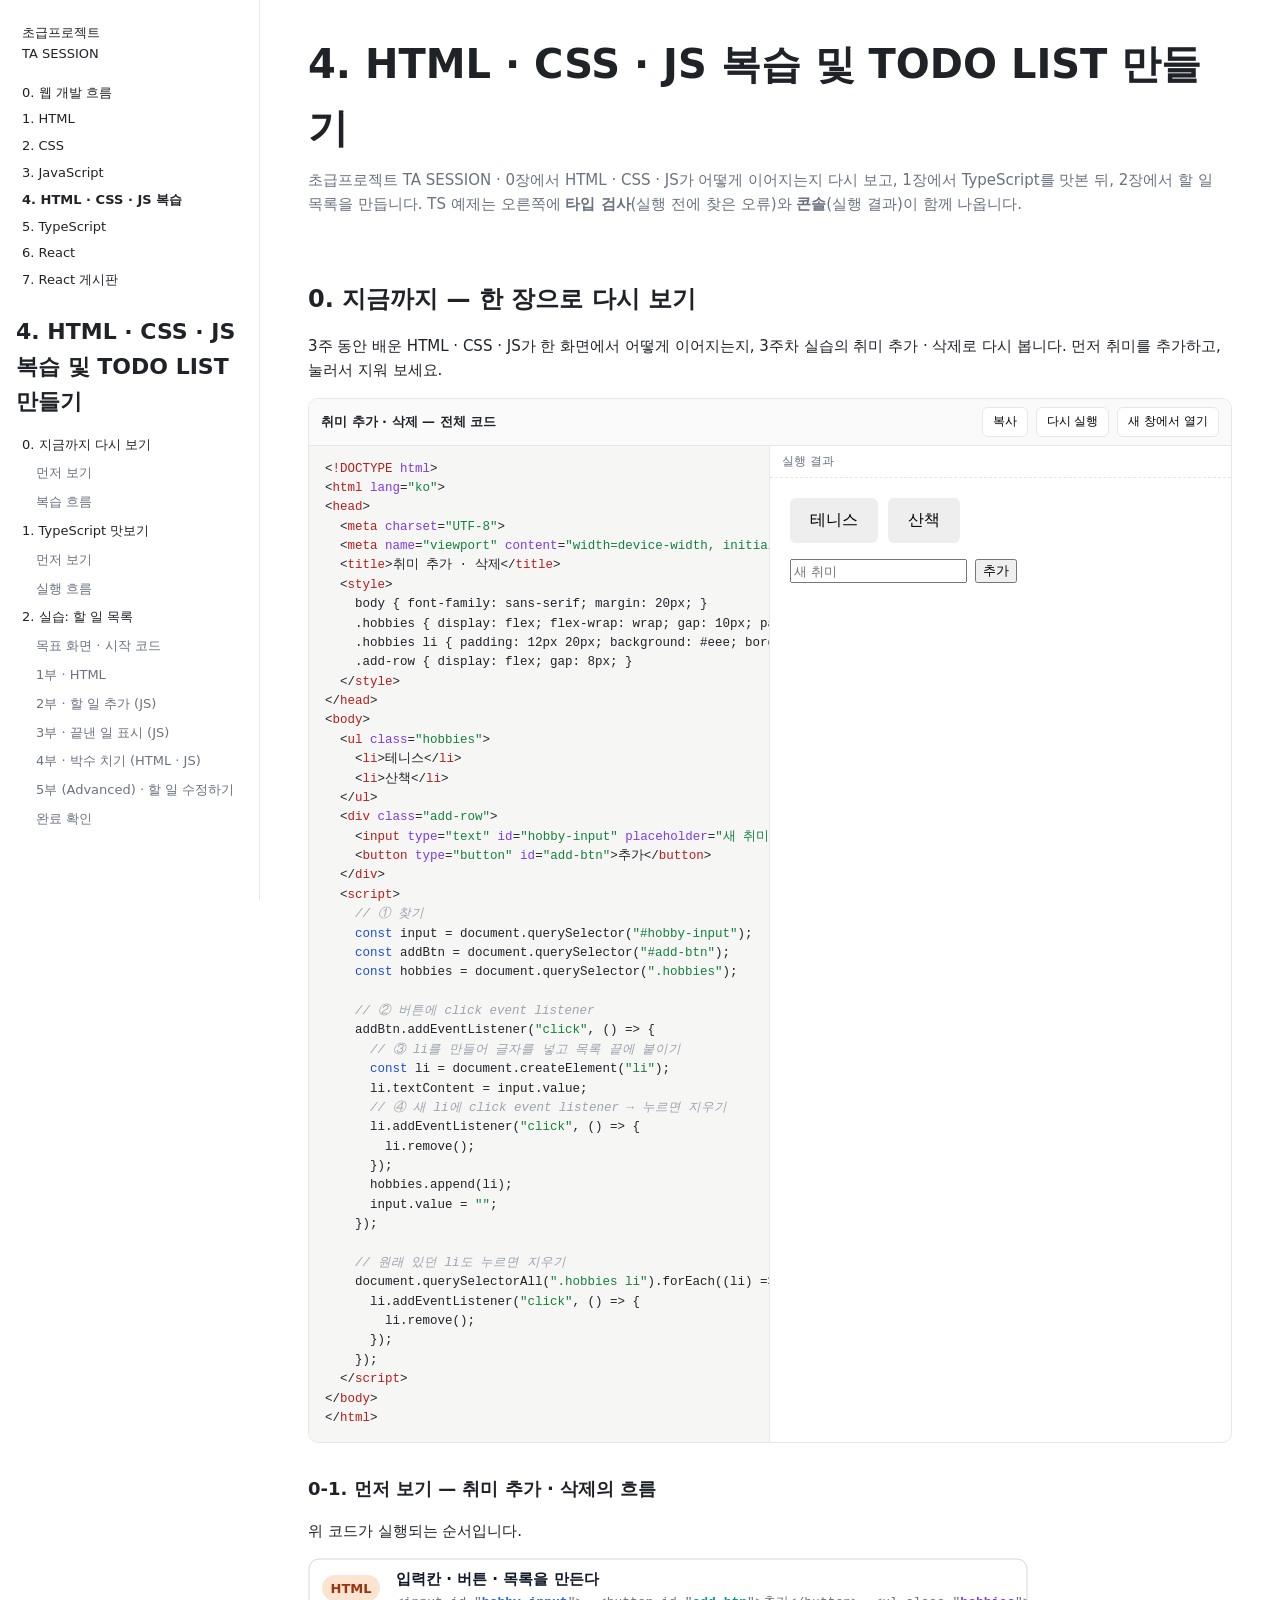
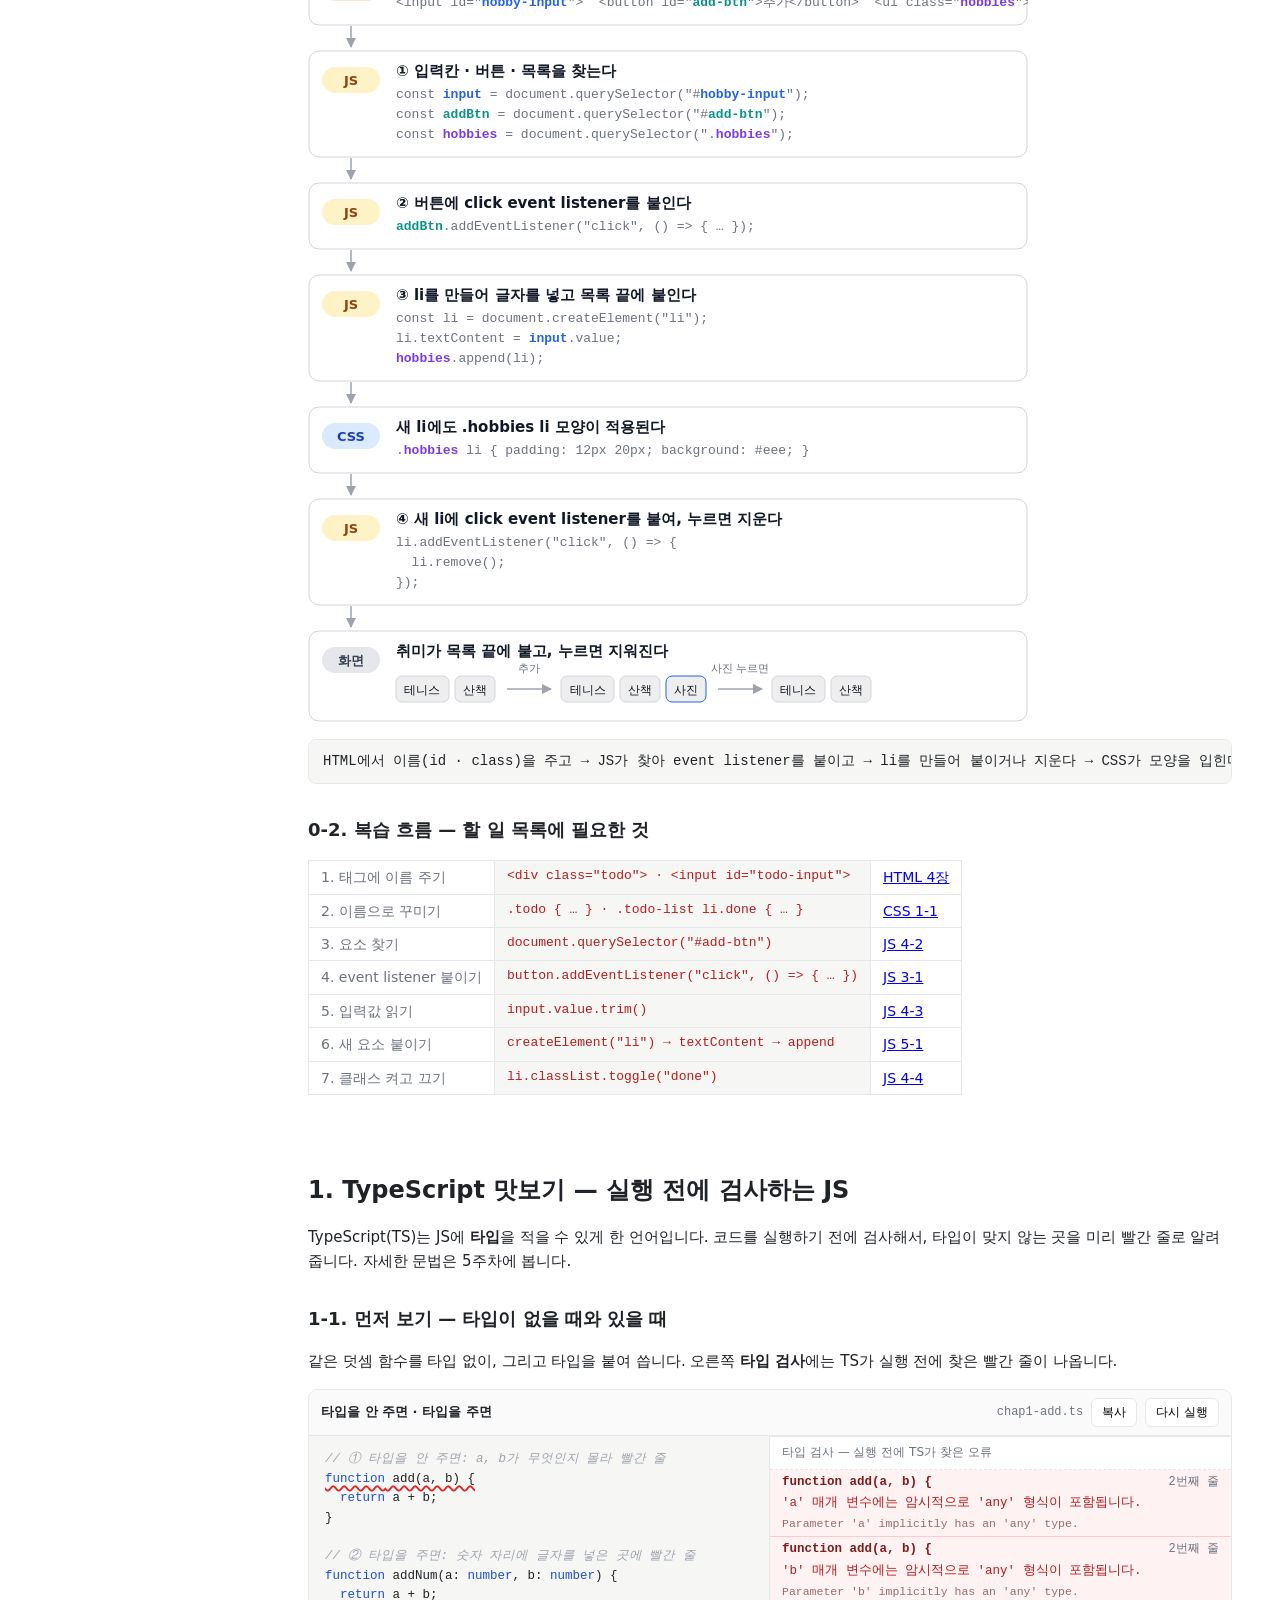
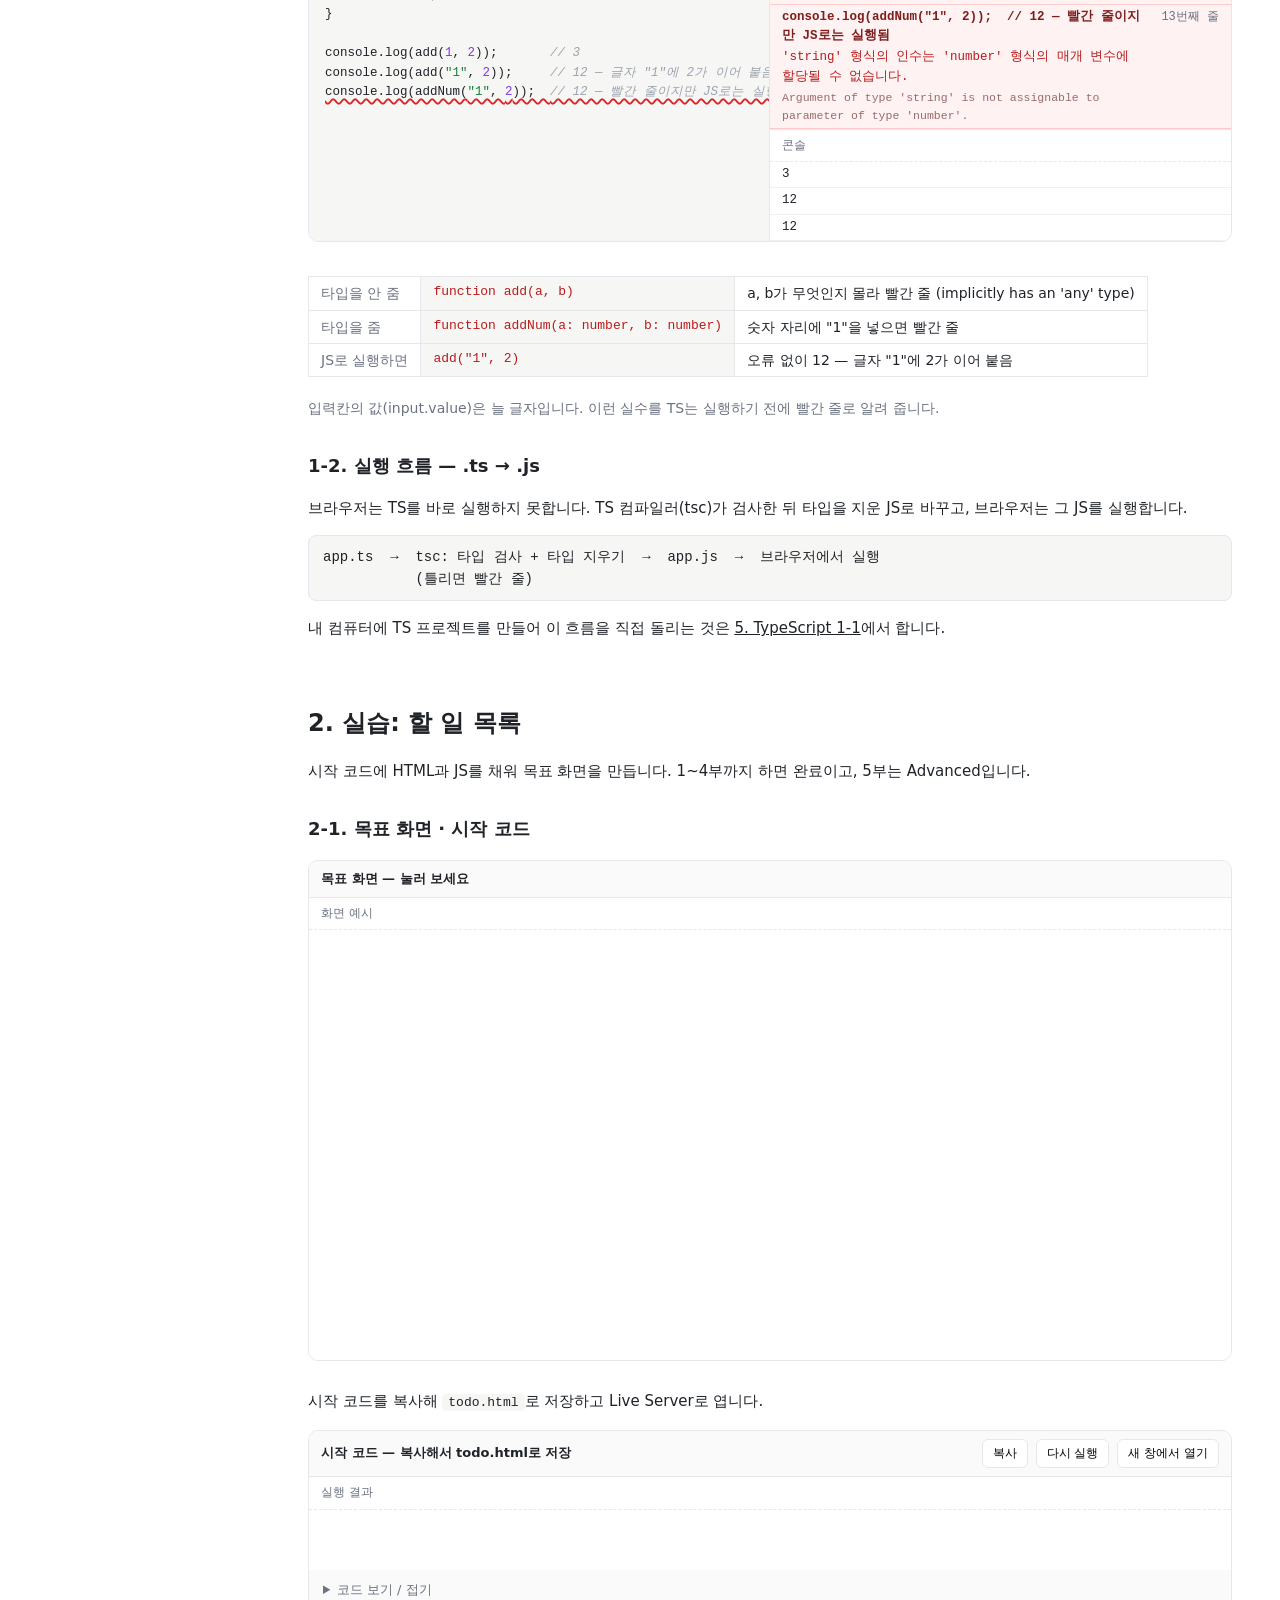
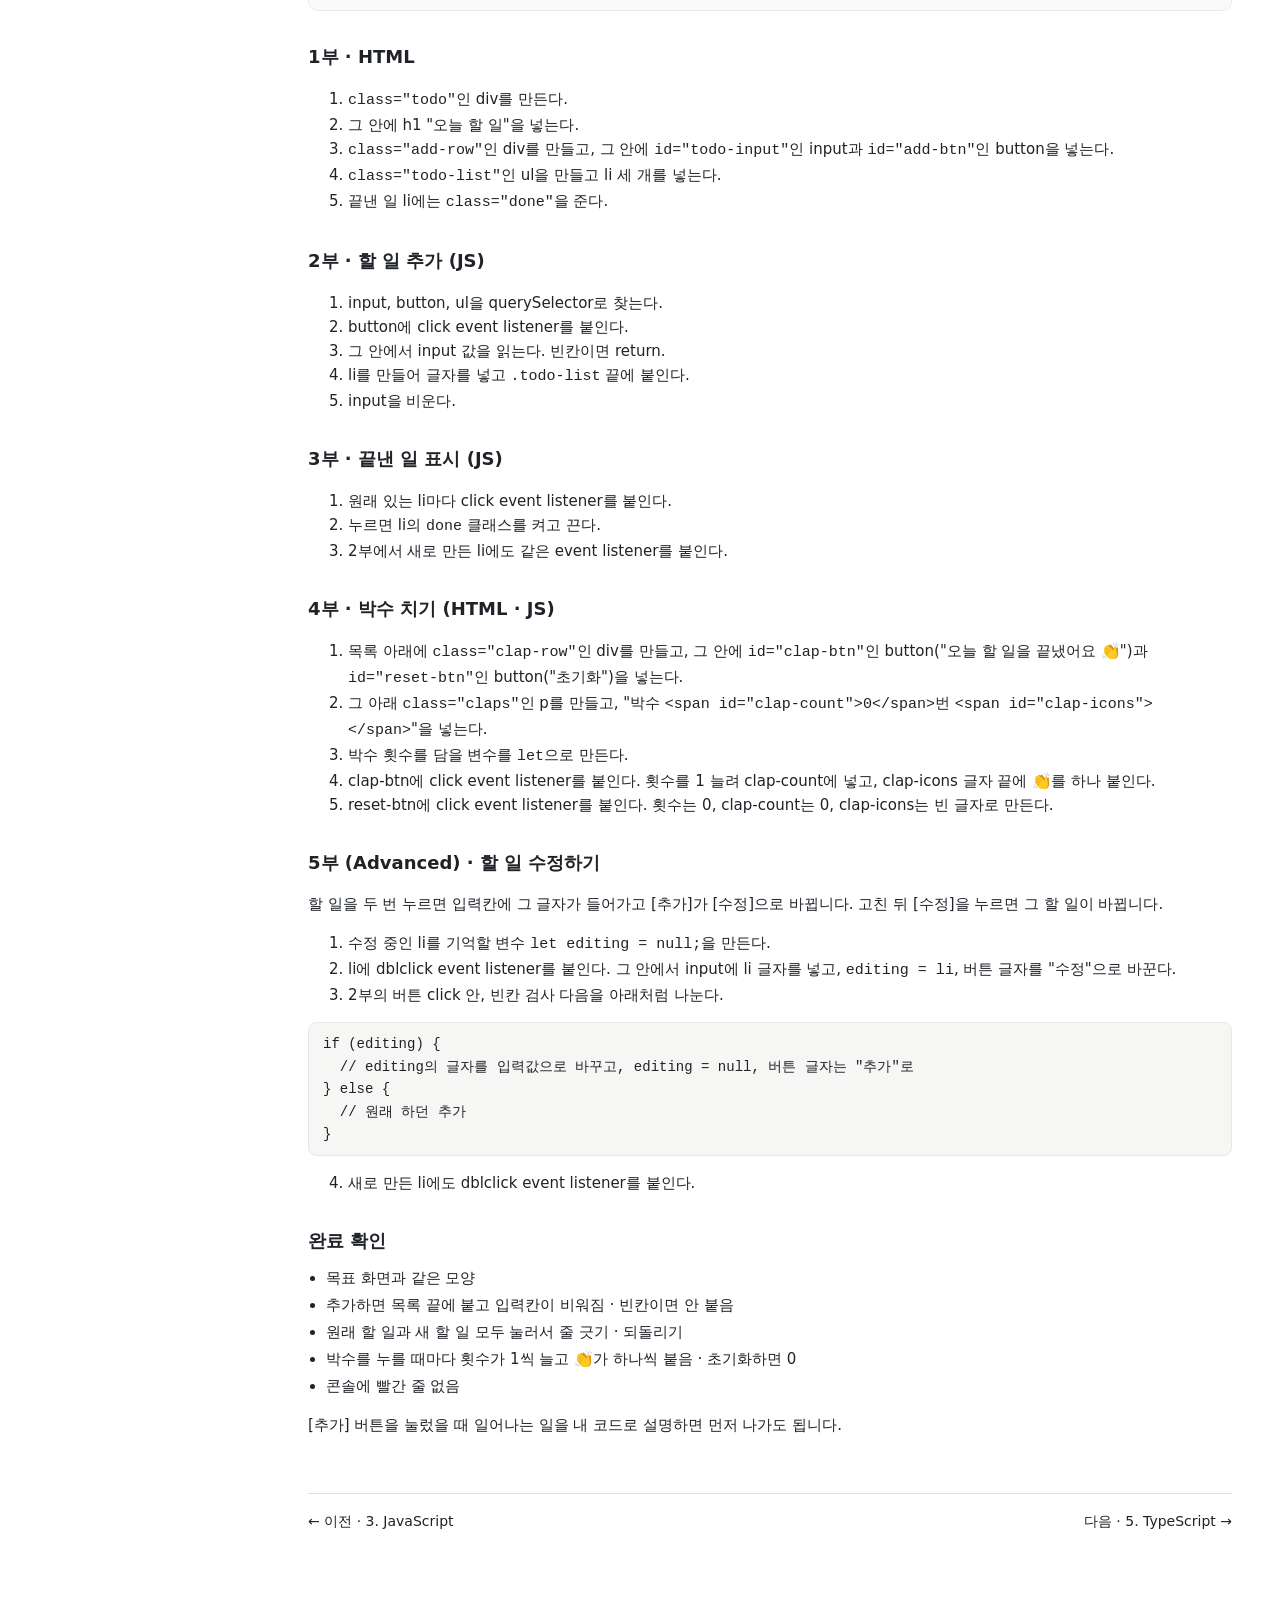
<file: 4-review.html>
<!DOCTYPE html>
<html lang="ko">
<head>
<meta charset="UTF-8" />
<meta name="viewport" content="width=device-width, initial-scale=1" />
<meta name="description" content="초급프로젝트 TA SESSION — 취미 추가 · 삭제로 HTML · CSS · JS가 이어지는 흐름을 다시 보고, TypeScript를 맛본 뒤 할 일 목록(TODO LIST)을 만듭니다.">
<title>4. HTML · CSS · JS 복습 및 TODO LIST 만들기 — 초급프로젝트 TA SESSION</title>
<link rel="stylesheet" href="session.css">
<style>
  :root {
    --bg: #ffffff; --fg: #1f2328; --muted: #6b7280; --line: #e5e7eb;
    --code-bg: #f6f6f4; --accent: #2563eb; --pane: #fafafa;
    --tag: #b91c1c; --attr: #7c3aed; --str: #15803d; --cmt: #9ca3af; --kw: #1d4ed8;
  }
  * { box-sizing: border-box; }
  html { scroll-behavior: smooth; }
  body {
    margin: 0; background: var(--bg); color: var(--fg);
    font-family: system-ui, -apple-system, "Segoe UI", Roboto, "Apple SD Gothic Neo", "Noto Sans KR", sans-serif;
    font-size: 15px; line-height: 1.6;
  }
  .layout { display: grid; grid-template-columns: 260px minmax(0, 1fr); min-height: 100vh; }
  nav.toc {
    position: sticky; top: 0; height: 100vh; overflow: auto;
    border-right: 1px solid var(--line); padding: 20px 16px; font-size: 13px;
  }
  nav.toc h1 { font-size: 22px; margin: 0 0 12px; }
  nav.toc ol { list-style: none; padding: 0; margin: 0; }
  nav.toc li { margin: 2px 0; }
  nav.toc li ol { padding-left: 14px; }
  nav.toc a { color: var(--fg); text-decoration: none; display: block; padding: 3px 6px; border-radius: 4px; }
  nav.toc a:hover { background: var(--code-bg); }
  nav.toc a.sub { color: var(--muted); }
  main { padding: 32px 48px 120px; max-width: 1400px; }
  h1.title { font-size: 40px; margin: 0 0 8px; }
  .subtitle { color: var(--muted); margin: 0 0 40px; }
  h2 { font-size: 24px; margin: 56px 0 16px; padding-top: 8px; }
  h3 { font-size: 18px; margin: 32px 0 10px; }
  h4 { font-size: 15px; margin: 22px 0 8px; color: #374151; }
  p.note { color: var(--muted); font-size: 14px; margin: 8px 0 16px; }

  /* 정리 표 */
  table.ref { border-collapse: collapse; font-size: 14px; margin: 6px 0 12px; }
  table.ref td { border: 1px solid var(--line); padding: 5px 12px; vertical-align: top; }
  table.ref td:first-child { font-family: ui-monospace, SFMono-Regular, Menlo, Consolas, monospace; font-size: 13px; white-space: nowrap; background: var(--code-bg); color: var(--tag); }

  /* 코드 + 실행 결과 */
  .demo { border: 1px solid var(--line); border-radius: 10px; overflow: hidden; margin: 16px 0 28px; background: var(--bg); }
  .demo .bar { display: flex; align-items: center; gap: 8px; padding: 8px 12px; border-bottom: 1px solid var(--line); background: var(--pane); font-size: 13px; }
  .demo .bar .name { font-weight: 600; margin-right: auto; }
  .demo .bar .file { font-size: 12px; color: var(--muted); background: transparent; }
  .demo .bar button { font: inherit; font-size: 12px; padding: 4px 10px; border: 1px solid var(--line); border-radius: 6px; background: #fff; cursor: pointer; }
  .demo .bar button:hover { border-color: var(--accent); color: var(--accent); }
  .demo .panes { display: grid; grid-template-columns: 1fr 1fr; }
  .demo .panes > div { min-width: 0; }
  .demo .code { background: var(--code-bg); border-right: 1px solid var(--line); }
  .demo .code pre { margin: 0; padding: 14px 16px; overflow: auto; max-height: var(--h, 460px); font: 12.5px/1.55 ui-monospace, SFMono-Regular, Menlo, Consolas, monospace; tab-size: 2; }
  .demo .result { display: flex; flex-direction: column; }
  .demo .result .label { font-size: 12px; color: var(--muted); padding: 6px 12px; border-bottom: 1px dashed var(--line); }
  .demo iframe { border: 0; width: 100%; height: var(--frame-h, var(--h, 460px)); background: #fff; flex: 0 0 auto; }
  .demo .panes:has(> .result:only-child) { grid-template-columns: 1fr; }
  .demo.tall { --h: 640px; }
  .demo.short { --h: 260px; }
  .demo.stack .panes { grid-template-columns: 1fr; }
  .demo.stack iframe { flex: 0 0 auto; height: max(760px, 85vh); }
  .demo.stack .code { border-right: 0; border-top: 1px solid var(--line); }
  .demo.stack .code pre { max-height: 520px; }
  .demo.stack details > summary { cursor: pointer; padding: 10px 14px; font-size: 13px; color: var(--muted); background: var(--pane); user-select: none; }
  .demo.stack details > summary:hover { color: var(--accent); }
  @media (max-width: 1000px) {
    .layout { grid-template-columns: 1fr; }
    nav.toc { position: static; height: auto; border-right: 0; border-bottom: 1px solid var(--line); }
    main { padding: 24px 20px 80px; }
    .demo .panes { grid-template-columns: 1fr; }
    .demo .code { border-right: 0; border-bottom: 1px solid var(--line); }
  }
  /* 문법 색 */
  .t { color: var(--tag); } .a { color: var(--attr); } .s { color: var(--str); } .c { color: var(--cmt); font-style: italic; } .k { color: var(--kw); } .n { color: var(--attr); }
  textarea.src, textarea.run, textarea.tsc { display: none; }

  /* 다이어그램 */
  .diagram { margin: 12px 0 8px; max-width: 720px; }
  .diagram svg { width: 100%; height: auto; }
</style>
<style>
  main { min-width: 0; }
  .demo .bar { flex-wrap: wrap; }
  .demo .bar button:hover { border-color: #333; color: #333; }
  .demo .bar button[aria-pressed="true"] { background: #ececec; border-color: #888; }
  .demo .bar .name { flex: 1 0 180px; }
  .demo.resizable iframe { flex: 0 0 auto; width: 100%; max-width: 100%; height: var(--frame-h, var(--h, 360px)); align-self: flex-start; }
  .demo.resizable .result { background: #f0f0f0; }
  .demo.resizable .result .label { background: #fff; }
  .ref-wrap { overflow-x: auto; }
  table.ref.cols3 td:first-child { font-family: inherit; font-size: 14px; color: var(--muted); background: transparent; white-space: nowrap; }
  table.ref.cols3 td:nth-child(2) { font-family: ui-monospace, SFMono-Regular, Menlo, Consolas, monospace; font-size: 13px; white-space: nowrap; background: var(--code-bg); color: var(--tag); }
  pre.rule { background: var(--code-bg); border: 1px solid var(--line); border-radius: 8px; padding: 10px 14px; font-size: 14px; margin: 8px 0 12px; overflow-x: auto; }
  figure.shot { margin: 12px 0 16px; }
  figure.shot img { display: block; width: min(100%, 220px); height: auto; border-radius: 12px; border: 1px solid var(--line); }
  figure.shot figcaption { margin-top: 6px; font-size: 13px; color: var(--muted); }
  kbd { font-family: ui-monospace, SFMono-Regular, Menlo, monospace; font-size: 0.9em; padding: 1px 5px; border: 1px solid var(--line); border-bottom-width: 2px; border-radius: 4px; background: var(--code-bg); }
  ul.plain { padding-left: 18px; margin: 6px 0 14px; }
  ul.plain li { margin: 3px 0; }
  ul.plain code, p code { background: var(--code-bg); padding: 1px 6px; border-radius: 4px; font-size: 13px; }
  main > p a, main > details a { color: inherit; }
  details.extra { margin: 12px 0 24px; }
  details.extra > summary { cursor: pointer; }
  /* JS: 콘솔 패널 · ▶ 실행(data-manual) */
  .demo .console { flex: 1 1 auto; border-top: 1px solid var(--line); background: #fff; }
  .demo .console .lines { max-height: var(--console-h, 320px); overflow: auto; font: 12.5px/1.55 ui-monospace, SFMono-Regular, Menlo, Consolas, monospace; }
  .demo .console .line { display: flex; gap: 12px; min-height: calc(1.55em + 6px); padding: 3px 12px; border-bottom: 1px solid #f0f0f0; white-space: pre-wrap; overflow-wrap: anywhere; }
  .demo .console .line .where { margin-left: auto; color: var(--muted); font-size: 12px; white-space: nowrap; }
  .demo .console .line.warn { background: #fffbeb; color: #92400e; border-bottom-color: #fde68a; }
  .demo .console .line.error { background: #fef2f2; color: #b91c1c; border-bottom-color: #fecaca; }
  .demo .console .empty { padding: 6px 12px; font-size: 12px; color: var(--cmt); }
  .demo.console-only .console { border-top: 0; }
  .demo.console-only .console .lines { max-height: var(--console-h, var(--h, 460px)); }
  .demo .run-gate { display: flex; flex-direction: column; align-items: center; justify-content: center; gap: 8px; height: var(--frame-h, var(--h, 460px)); background: var(--pane); font-size: 13px; color: var(--muted); }
  .demo.stack .run-gate { height: max(760px, 85vh); }
  .demo.stack.resizable .run-gate { height: var(--frame-h, var(--h, 360px)); }
  .demo .run-gate button { font: inherit; padding: 6px 16px; border: 1px solid var(--line); border-radius: 6px; background: #fff; color: var(--fg); cursor: pointer; }
  .demo .run-gate button:hover { border-color: #333; color: #333; }
  .demo .run-gate[hidden] { display: none; }
  @media print {
    .layout { display: block; }
    nav.toc, .demo .bar button { display: none; }
    main { padding: 0; max-width: none; }
    .demo .code pre { max-height: none; white-space: pre-wrap; overflow-wrap: anywhere; }
    h2, h3 { break-after: avoid; }
    .demo .console .lines { max-height: none; overflow: visible; }
    .demo .run-gate { height: auto; padding: 12px; }
    .demo .run-gate button { display: none; }
  }
  /* TS 데모: 타입 검사 상자 · 오류 줄 빨간 물결 */
  .demo .console.tsc { flex: 0 0 auto; border-top: 1px solid var(--line); }
  .demo .console.tsc .label { font-size: 12px; color: var(--muted); padding: 6px 12px; border-bottom: 1px dashed var(--line); }
  .demo .console.tsc .line.ok { background: #f0fdf4; color: #15803d; }
  .demo .console.tsc .line .body { display: flex; flex-direction: column; gap: 2px; min-width: 0; }
  .demo .console.tsc .line .body code { color: #7f1d1d; background: transparent; padding: 0; font-weight: 600; }
  .demo.console-only .console.tsc + .console { border-top: 1px solid var(--line); }
  .demo .console.tsc .line .body .en { color: #9a6b6b; font-size: 11.5px; }
  .demo .code .ts-bad { text-decoration: underline wavy #dc2626; text-decoration-thickness: 1.5px; text-underline-offset: 3px; }
</style>
</head>
<body>
<div class="layout">
<nav class="toc" aria-label="자료 목차">
  <a class="session-brand" href="index.html">초급프로젝트<br>TA SESSION</a>
  <div class="session-nav">
    <a href="0-web-flow.html">0. 웹 개발 흐름</a>
    <a href="1-HTML.html">1. HTML</a>
    <a href="2-CSS.html">2. CSS</a>
    <a href="3-JS.html">3. JavaScript</a>
    <a href="4-review.html" aria-current="page">4. HTML · CSS · JS 복습</a>
    <a href="5-TS.html">5. TypeScript</a>
    <a href="6-React.html">6. React</a>
    <a href="7-Board.html">7. React 게시판</a>
  </div>
  <h1>4. HTML · CSS · JS 복습 및 TODO LIST 만들기</h1>
  <ol>
    <li><a href="#s0">0. 지금까지 다시 보기</a><ol>
      <li><a class="sub" href="#s0-1">먼저 보기</a></li>
      <li><a class="sub" href="#s0-2">복습 흐름</a></li>
    </ol></li>
    <li><a href="#s1">1. TypeScript 맛보기</a><ol>
      <li><a class="sub" href="#s1-1">먼저 보기</a></li>
      <li><a class="sub" href="#s1-2">실행 흐름</a></li>
    </ol></li>
    <li><a href="#s2">2. 실습: 할 일 목록</a><ol>
      <li><a class="sub" href="#s2-1">목표 화면 · 시작 코드</a></li>
      <li><a class="sub" href="#s2-2">1부 · HTML</a></li>
      <li><a class="sub" href="#s2-3">2부 · 할 일 추가 (JS)</a></li>
      <li><a class="sub" href="#s2-4">3부 · 끝낸 일 표시 (JS)</a></li>
      <li><a class="sub" href="#s2-5">4부 · 박수 치기 (HTML · JS)</a></li>
      <li><a class="sub" href="#s2-6">5부 (Advanced) · 할 일 수정하기</a></li>
      <li><a class="sub" href="#s2-7">완료 확인</a></li>
    </ol></li>
  </ol>
</nav>
<main>
<h1 class="title">4. HTML · CSS · JS 복습 및 TODO LIST 만들기</h1>
<p class="subtitle">초급프로젝트 TA SESSION · 0장에서 HTML · CSS · JS가 어떻게 이어지는지 다시 보고, 1장에서 TypeScript를 맛본 뒤, 2장에서 할 일 목록을 만듭니다. TS 예제는 오른쪽에 <b>타입 검사</b>(실행 전에 찾은 오류)와 <b>콘솔</b>(실행 결과)이 함께 나옵니다.</p>

<h2 id="s0">0. 지금까지 — 한 장으로 다시 보기</h2>
<p>3주 동안 배운 HTML · CSS · JS가 한 화면에서 어떻게 이어지는지, 3주차 실습의 취미 추가 · 삭제로 다시 봅니다. 먼저 취미를 추가하고, 눌러서 지워 보세요.</p>

<div class="demo" data-name="취미 추가 · 삭제 — 전체 코드" style="--h: 998px; --frame-h: 200px;">
<textarea class="src">&lt;!DOCTYPE html&gt;
&lt;html lang="ko"&gt;
&lt;head&gt;
  &lt;meta charset="UTF-8"&gt;
  &lt;meta name="viewport" content="width=device-width, initial-scale=1"&gt;
  &lt;title&gt;취미 추가 · 삭제&lt;/title&gt;
  &lt;style&gt;
    body { font-family: sans-serif; margin: 20px; }
    .hobbies { display: flex; flex-wrap: wrap; gap: 10px; padding: 0; list-style: none; }
    .hobbies li { padding: 12px 20px; background: #eee; border-radius: 6px; cursor: pointer; }
    .add-row { display: flex; gap: 8px; }
  &lt;/style&gt;
&lt;/head&gt;
&lt;body&gt;
  &lt;ul class="hobbies"&gt;
    &lt;li&gt;테니스&lt;/li&gt;
    &lt;li&gt;산책&lt;/li&gt;
  &lt;/ul&gt;
  &lt;div class="add-row"&gt;
    &lt;input type="text" id="hobby-input" placeholder="새 취미"&gt;
    &lt;button type="button" id="add-btn"&gt;추가&lt;/button&gt;
  &lt;/div&gt;
  &lt;script&gt;
    // ① 찾기
    const input = document.querySelector("#hobby-input");
    const addBtn = document.querySelector("#add-btn");
    const hobbies = document.querySelector(".hobbies");

    // ② 버튼에 click event listener
    addBtn.addEventListener("click", () =&gt; {
      // ③ li를 만들어 글자를 넣고 목록 끝에 붙이기
      const li = document.createElement("li");
      li.textContent = input.value;
      // ④ 새 li에 click event listener → 누르면 지우기
      li.addEventListener("click", () =&gt; {
        li.remove();
      });
      hobbies.append(li);
      input.value = "";
    });

    // 원래 있던 li도 누르면 지우기
    document.querySelectorAll(".hobbies li").forEach((li) =&gt; {
      li.addEventListener("click", () =&gt; {
        li.remove();
      });
    });
  &lt;/script&gt;
&lt;/body&gt;
&lt;/html&gt;</textarea>
</div>

<h3 id="s0-1">0-1. 먼저 보기 — 취미 추가 · 삭제의 흐름</h3>
<p>위 코드가 실행되는 순서입니다.</p>
<div class="diagram">
<svg viewBox="0 0 720 766" xmlns="http://www.w3.org/2000/svg" font-family="system-ui, sans-serif" role="img" aria-label="3주차 취미 추가 · 삭제의 흐름. HTML에서 id가 hobby-input인 입력칸, id가 add-btn인 버튼, class가 hobbies인 목록을 만든다. JS가 querySelector로 셋을 찾고, 버튼에 click event listener를 붙인다. 누르면 li를 만들어 입력칸 글자를 넣고 목록 끝에 붙인다. 새 li에도 CSS의 .hobbies li 모양이 적용된다. 새 li에 click event listener를 붙여 누르면 지운다. 화면에서는 취미가 목록 끝에 붙고, 누르면 지워진다.">
  <defs><marker id="ar" viewBox="0 0 10 10" refX="9" refY="5" markerWidth="7" markerHeight="7" orient="auto-start-reverse"><path d="M0 0L10 5L0 10z" fill="#9ca3af"/></marker></defs>
  <rect x="1" y="1" width="718" height="66" rx="10" fill="#fff" stroke="#d1d5db"/>
  <rect x="14" y="17" width="58" height="26" rx="13" fill="#fde4d0"/>
  <text x="43" y="35" text-anchor="middle" font-size="13" font-weight="700" fill="#9a3412">HTML</text>
  <text x="88" y="26" font-size="15" font-weight="700" fill="#111827">입력칸 · 버튼 · 목록을 만든다</text>
  <text x="88" y="48" font-family="ui-monospace, SFMono-Regular, Menlo, Consolas, monospace" font-size="13" fill="#6b7280" style="white-space:pre">&lt;input id=&quot;<tspan fill="#2563eb" font-weight="700">hobby-input</tspan>&quot;&gt;  &lt;button id=&quot;<tspan fill="#0d9488" font-weight="700">add-btn</tspan>&quot;&gt;추가&lt;/button&gt;  &lt;ul class=&quot;<tspan fill="#7c3aed" font-weight="700">hobbies</tspan>&quot;&gt;</text>
  <line x1="43" y1="68" x2="43" y2="89" stroke="#9ca3af" stroke-width="1.5" marker-end="url(#ar)"/>
  <rect x="1" y="93" width="718" height="106" rx="10" fill="#fff" stroke="#d1d5db"/>
  <rect x="14" y="109" width="58" height="26" rx="13" fill="#fef3c7"/>
  <text x="43" y="127" text-anchor="middle" font-size="13" font-weight="700" fill="#92400e">JS</text>
  <text x="88" y="118" font-size="15" font-weight="700" fill="#111827">① 입력칸 · 버튼 · 목록을 찾는다</text>
  <text x="88" y="140" font-family="ui-monospace, SFMono-Regular, Menlo, Consolas, monospace" font-size="13" fill="#6b7280" style="white-space:pre">const <tspan fill="#2563eb" font-weight="700">input</tspan> = document.querySelector(&quot;#<tspan fill="#2563eb" font-weight="700">hobby-input</tspan>&quot;);</text>
  <text x="88" y="160" font-family="ui-monospace, SFMono-Regular, Menlo, Consolas, monospace" font-size="13" fill="#6b7280" style="white-space:pre">const <tspan fill="#0d9488" font-weight="700">addBtn</tspan> = document.querySelector(&quot;#<tspan fill="#0d9488" font-weight="700">add-btn</tspan>&quot;);</text>
  <text x="88" y="180" font-family="ui-monospace, SFMono-Regular, Menlo, Consolas, monospace" font-size="13" fill="#6b7280" style="white-space:pre">const <tspan fill="#7c3aed" font-weight="700">hobbies</tspan> = document.querySelector(&quot;.<tspan fill="#7c3aed" font-weight="700">hobbies</tspan>&quot;);</text>
  <line x1="43" y1="200" x2="43" y2="221" stroke="#9ca3af" stroke-width="1.5" marker-end="url(#ar)"/>
  <rect x="1" y="225" width="718" height="66" rx="10" fill="#fff" stroke="#d1d5db"/>
  <rect x="14" y="241" width="58" height="26" rx="13" fill="#fef3c7"/>
  <text x="43" y="259" text-anchor="middle" font-size="13" font-weight="700" fill="#92400e">JS</text>
  <text x="88" y="250" font-size="15" font-weight="700" fill="#111827">② 버튼에 click event listener를 붙인다</text>
  <text x="88" y="272" font-family="ui-monospace, SFMono-Regular, Menlo, Consolas, monospace" font-size="13" fill="#6b7280" style="white-space:pre"><tspan fill="#0d9488" font-weight="700">addBtn</tspan>.addEventListener(&quot;click&quot;, () =&gt; { … });</text>
  <line x1="43" y1="292" x2="43" y2="313" stroke="#9ca3af" stroke-width="1.5" marker-end="url(#ar)"/>
  <rect x="1" y="317" width="718" height="106" rx="10" fill="#fff" stroke="#d1d5db"/>
  <rect x="14" y="333" width="58" height="26" rx="13" fill="#fef3c7"/>
  <text x="43" y="351" text-anchor="middle" font-size="13" font-weight="700" fill="#92400e">JS</text>
  <text x="88" y="342" font-size="15" font-weight="700" fill="#111827">③ li를 만들어 글자를 넣고 목록 끝에 붙인다</text>
  <text x="88" y="364" font-family="ui-monospace, SFMono-Regular, Menlo, Consolas, monospace" font-size="13" fill="#6b7280" style="white-space:pre">const li = document.createElement(&quot;li&quot;);</text>
  <text x="88" y="384" font-family="ui-monospace, SFMono-Regular, Menlo, Consolas, monospace" font-size="13" fill="#6b7280" style="white-space:pre">li.textContent = <tspan fill="#2563eb" font-weight="700">input</tspan>.value;</text>
  <text x="88" y="404" font-family="ui-monospace, SFMono-Regular, Menlo, Consolas, monospace" font-size="13" fill="#6b7280" style="white-space:pre"><tspan fill="#7c3aed" font-weight="700">hobbies</tspan>.append(li);</text>
  <line x1="43" y1="424" x2="43" y2="445" stroke="#9ca3af" stroke-width="1.5" marker-end="url(#ar)"/>
  <rect x="1" y="449" width="718" height="66" rx="10" fill="#fff" stroke="#d1d5db"/>
  <rect x="14" y="465" width="58" height="26" rx="13" fill="#dbeafe"/>
  <text x="43" y="483" text-anchor="middle" font-size="13" font-weight="700" fill="#1e40af">CSS</text>
  <text x="88" y="474" font-size="15" font-weight="700" fill="#111827">새 li에도 .hobbies li 모양이 적용된다</text>
  <text x="88" y="496" font-family="ui-monospace, SFMono-Regular, Menlo, Consolas, monospace" font-size="13" fill="#6b7280" style="white-space:pre">.<tspan fill="#7c3aed" font-weight="700">hobbies</tspan> li { padding: 12px 20px; background: #eee; }</text>
  <line x1="43" y1="516" x2="43" y2="537" stroke="#9ca3af" stroke-width="1.5" marker-end="url(#ar)"/>
  <rect x="1" y="541" width="718" height="106" rx="10" fill="#fff" stroke="#d1d5db"/>
  <rect x="14" y="557" width="58" height="26" rx="13" fill="#fef3c7"/>
  <text x="43" y="575" text-anchor="middle" font-size="13" font-weight="700" fill="#92400e">JS</text>
  <text x="88" y="566" font-size="15" font-weight="700" fill="#111827">④ 새 li에 click event listener를 붙여, 누르면 지운다</text>
  <text x="88" y="588" font-family="ui-monospace, SFMono-Regular, Menlo, Consolas, monospace" font-size="13" fill="#6b7280" style="white-space:pre">li.addEventListener(&quot;click&quot;, () =&gt; {</text>
  <text x="88" y="608" font-family="ui-monospace, SFMono-Regular, Menlo, Consolas, monospace" font-size="13" fill="#6b7280" style="white-space:pre">  li.remove();</text>
  <text x="88" y="628" font-family="ui-monospace, SFMono-Regular, Menlo, Consolas, monospace" font-size="13" fill="#6b7280" style="white-space:pre">});</text>
  <line x1="43" y1="648" x2="43" y2="669" stroke="#9ca3af" stroke-width="1.5" marker-end="url(#ar)"/>
  <rect x="1" y="673" width="718" height="90" rx="10" fill="#fff" stroke="#d1d5db"/>
  <rect x="14" y="689" width="58" height="26" rx="13" fill="#e5e7eb"/>
  <text x="43" y="707" text-anchor="middle" font-size="13" font-weight="700" fill="#374151">화면</text>
  <text x="88" y="698" font-size="15" font-weight="700" fill="#111827">취미가 목록 끝에 붙고, 누르면 지워진다</text>
  <rect x="88" y="718" width="53" height="26" rx="6" fill="#eee" stroke="#d1d5db"/>
  <text x="114" y="736" text-anchor="middle" font-size="12" fill="#111827">테니스</text>
  <rect x="147" y="718" width="40" height="26" rx="6" fill="#eee" stroke="#d1d5db"/>
  <text x="167" y="736" text-anchor="middle" font-size="12" fill="#111827">산책</text>
  <text x="221" y="714" text-anchor="middle" font-size="11" fill="#6b7280">추가</text>
  <line x1="199" y1="731" x2="243" y2="731" stroke="#9ca3af" stroke-width="1.5" marker-end="url(#ar)"/>
  <rect x="253" y="718" width="53" height="26" rx="6" fill="#eee" stroke="#d1d5db"/>
  <text x="280" y="736" text-anchor="middle" font-size="12" fill="#111827">테니스</text>
  <rect x="312" y="718" width="40" height="26" rx="6" fill="#eee" stroke="#d1d5db"/>
  <text x="332" y="736" text-anchor="middle" font-size="12" fill="#111827">산책</text>
  <rect x="358" y="718" width="40" height="26" rx="6" fill="#eee" stroke="#2563eb"/>
  <text x="378" y="736" text-anchor="middle" font-size="12" fill="#111827">사진</text>
  <text x="432" y="714" text-anchor="middle" font-size="11" fill="#6b7280">사진 누르면</text>
  <line x1="410" y1="731" x2="454" y2="731" stroke="#9ca3af" stroke-width="1.5" marker-end="url(#ar)"/>
  <rect x="464" y="718" width="53" height="26" rx="6" fill="#eee" stroke="#d1d5db"/>
  <text x="490" y="736" text-anchor="middle" font-size="12" fill="#111827">테니스</text>
  <rect x="523" y="718" width="40" height="26" rx="6" fill="#eee" stroke="#d1d5db"/>
  <text x="543" y="736" text-anchor="middle" font-size="12" fill="#111827">산책</text>
</svg>
</div>
<pre class="rule"><code>HTML에서 이름(id · class)을 주고 → JS가 찾아 event listener를 붙이고 → li를 만들어 붙이거나 지운다 → CSS가 모양을 입힌다</code></pre>

<h3 id="s0-2">0-2. 복습 흐름 — 할 일 목록에 필요한 것</h3>
<div class="ref-wrap"><table class="ref cols3"><tbody>
<tr><td>1. 태그에 이름 주기</td><td>&lt;div class=&quot;todo&quot;&gt; · &lt;input id=&quot;todo-input&quot;&gt;</td><td><a href="1-HTML.html#s4">HTML 4장</a></td></tr>
<tr><td>2. 이름으로 꾸미기</td><td>.todo { … } · .todo-list li.done { … }</td><td><a href="2-CSS.html#s1-1">CSS 1-1</a></td></tr>
<tr><td>3. 요소 찾기</td><td>document.querySelector(&quot;#add-btn&quot;)</td><td><a href="3-JS.html#s4-2">JS 4-2</a></td></tr>
<tr><td>4. event listener 붙이기</td><td>button.addEventListener(&quot;click&quot;, () =&gt; { … })</td><td><a href="3-JS.html#s3-1">JS 3-1</a></td></tr>
<tr><td>5. 입력값 읽기</td><td>input.value.trim()</td><td><a href="3-JS.html#s4-3">JS 4-3</a></td></tr>
<tr><td>6. 새 요소 붙이기</td><td>createElement(&quot;li&quot;) → textContent → append</td><td><a href="3-JS.html#s5-1">JS 5-1</a></td></tr>
<tr><td>7. 클래스 켜고 끄기</td><td>li.classList.toggle(&quot;done&quot;)</td><td><a href="3-JS.html#s4-4">JS 4-4</a></td></tr>
</tbody></table></div>

<h2 id="s1">1. TypeScript 맛보기 — 실행 전에 검사하는 JS</h2>
<p>TypeScript(TS)는 JS에 <b>타입</b>을 적을 수 있게 한 언어입니다. 코드를 실행하기 전에 검사해서, 타입이 맞지 않는 곳을 미리 빨간 줄로 알려 줍니다. 자세한 문법은 5주차에 봅니다.</p>

<h3 id="s1-1">1-1. 먼저 보기 — 타입이 없을 때와 있을 때</h3>
<p>같은 덧셈 함수를 타입 없이, 그리고 타입을 붙여 씁니다. 오른쪽 <b>타입 검사</b>에는 TS가 실행 전에 찾은 빨간 줄이 나옵니다.</p>

<div class="demo" data-name="타입을 안 주면 · 타입을 주면" data-console="only" style="--h: 280px;">
<textarea class="src" data-lang="ts" data-file="chap1-add.ts">// ① 타입을 안 주면: a, b가 무엇인지 몰라 빨간 줄
function add(a, b) {
  return a + b;
}

// ② 타입을 주면: 숫자 자리에 글자를 넣은 곳에 빨간 줄
function addNum(a: number, b: number) {
  return a + b;
}

console.log(add(1, 2));       // 3
console.log(add("1", 2));     // 12 — 글자 "1"에 2가 이어 붙음
console.log(addNum("1", 2));  // 12 — 빨간 줄이지만 JS로는 실행됨</textarea><textarea class="run">&lt;!DOCTYPE html&gt;
&lt;html lang="ko"&gt;
&lt;head&gt;
&lt;meta charset="UTF-8"&gt;
&lt;title&gt;chap1-add.ts&lt;/title&gt;
&lt;/head&gt;
&lt;body&gt;
&lt;script&gt;
// ① 타입을 안 주면: a, b가 무엇인지 몰라 빨간 줄
function add(a, b) {
    return a + b;
}
// ② 타입을 주면: 숫자 자리에 글자를 넣은 곳에 빨간 줄
function addNum(a, b) {
    return a + b;
}
console.log(add(1, 2)); // 3
console.log(add("1", 2)); // 12 — 글자 "1"에 2가 이어 붙음
console.log(addNum("1", 2)); // 12 — 빨간 줄이지만 JS로는 실행됨
&lt;/script&gt;
&lt;/body&gt;
&lt;/html&gt;</textarea><textarea class="tsc">{"diags": [{"line": 2, "col": 14, "code": "TS7006", "msg": "'a' 매개 변수에는 암시적으로 'any' 형식이 포함됩니다.", "en": "Parameter 'a' implicitly has an 'any' type."}, {"line": 2, "col": 17, "code": "TS7006", "msg": "'b' 매개 변수에는 암시적으로 'any' 형식이 포함됩니다.", "en": "Parameter 'b' implicitly has an 'any' type."}, {"line": 13, "col": 20, "code": "TS2345", "msg": "'string' 형식의 인수는 'number' 형식의 매개 변수에 할당될 수 없습니다.", "en": "Argument of type 'string' is not assignable to parameter of type 'number'."}]}</textarea>
</div>

<div class="ref-wrap"><table class="ref cols3"><tbody>
<tr><td>타입을 안 줌</td><td>function add(a, b)</td><td>a, b가 무엇인지 몰라 빨간 줄 (implicitly has an 'any' type)</td></tr>
<tr><td>타입을 줌</td><td>function addNum(a: number, b: number)</td><td>숫자 자리에 "1"을 넣으면 빨간 줄</td></tr>
<tr><td>JS로 실행하면</td><td>add("1", 2)</td><td>오류 없이 12 — 글자 "1"에 2가 이어 붙음</td></tr>
</tbody></table></div>
<p class="note">입력칸의 값(input.value)은 늘 글자입니다. 이런 실수를 TS는 실행하기 전에 빨간 줄로 알려 줍니다.</p>

<h3 id="s1-2">1-2. 실행 흐름 — .ts → .js</h3>
<p>브라우저는 TS를 바로 실행하지 못합니다. TS 컴파일러(tsc)가 검사한 뒤 타입을 지운 JS로 바꾸고, 브라우저는 그 JS를 실행합니다.</p>
<pre class="rule"><code>app.ts  →  tsc: 타입 검사 + 타입 지우기  →  app.js  →  브라우저에서 실행
           (틀리면 빨간 줄)</code></pre>
<p>내 컴퓨터에 TS 프로젝트를 만들어 이 흐름을 직접 돌리는 것은 <a href="5-TS.html#s1-1">5. TypeScript 1-1</a>에서 합니다.</p>

<h2 id="s2">2. 실습: 할 일 목록</h2>
<p>시작 코드에 HTML과 JS를 채워 목표 화면을 만듭니다. 1~4부까지 하면 완료이고, 5부는 Advanced입니다.</p>

<h3 id="s2-1">2-1. 목표 화면 · 시작 코드</h3>

<div class="demo stack resizable" data-name="목표 화면 — 눌러 보세요" style="--h: 430px;" data-preview-only>
<textarea class="src">&lt;!DOCTYPE html&gt;
&lt;html lang="ko"&gt;
&lt;head&gt;
  &lt;meta charset="UTF-8"&gt;
  &lt;meta name="viewport" content="width=device-width, initial-scale=1"&gt;
  &lt;title&gt;오늘 할 일&lt;/title&gt;
  &lt;style&gt;
    * { box-sizing: border-box; }
    body { font-family: sans-serif; margin: 0; padding: 20px; background: #f3f4f6; }

    .todo {
      max-width: 420px;
      margin: 0 auto;
      padding: 24px;
      background: #fff;
      border: 1px solid #d1d5db;
      border-radius: 16px;
    }
    .todo h1 { margin: 0 0 16px; font-size: 24px; }

    .add-row { display: flex; gap: 8px; margin-bottom: 16px; }
    .add-row input { flex: 1; min-width: 0; padding: 8px 12px; border: 1px solid #d1d5db; border-radius: 8px; font: inherit; }
    .add-row button, .clap-row button { padding: 8px 14px; border: 1px solid #d1d5db; border-radius: 8px; background: #fff; font: inherit; cursor: pointer; }

    .todo-list { list-style: none; padding: 0; margin: 0; }
    .todo-list li { padding: 12px 16px; margin: 8px 0; background: #f3f4f6; border-radius: 8px; cursor: pointer; }
    /* li에 done 클래스가 붙으면 줄 긋기 */
    .todo-list li.done { text-decoration: line-through; color: #9ca3af; }

    .clap-row { display: flex; gap: 8px; margin-top: 16px; }
    .claps { margin: 12px 0 0; color: #6b7280; overflow-wrap: anywhere; }
  &lt;/style&gt;
&lt;/head&gt;
&lt;body&gt;
  &lt;div class="todo"&gt;
    &lt;h1&gt;오늘 할 일&lt;/h1&gt;
    &lt;div class="add-row"&gt;
      &lt;input type="text" id="todo-input" placeholder="할 일을 적어 보세요"&gt;
      &lt;button type="button" id="add-btn"&gt;추가&lt;/button&gt;
    &lt;/div&gt;
    &lt;ul class="todo-list"&gt;
      &lt;li&gt;도서관 책 반납&lt;/li&gt;
      &lt;li class="done"&gt;TA 세션 참석&lt;/li&gt;
      &lt;li&gt;확률과통계 과제&lt;/li&gt;
    &lt;/ul&gt;
    &lt;div class="clap-row"&gt;
      &lt;button type="button" id="clap-btn"&gt;오늘 할 일을 끝냈어요 👏&lt;/button&gt;
      &lt;button type="button" id="reset-btn"&gt;초기화&lt;/button&gt;
    &lt;/div&gt;
    &lt;p class="claps"&gt;박수 &lt;span id="clap-count"&gt;0&lt;/span&gt;번 &lt;span id="clap-icons"&gt;&lt;/span&gt;&lt;/p&gt;
  &lt;/div&gt;

  &lt;script&gt;
    const input = document.querySelector("#todo-input");
    const addBtn = document.querySelector("#add-btn");
    const list = document.querySelector(".todo-list");
    const clapBtn = document.querySelector("#clap-btn");
    const resetBtn = document.querySelector("#reset-btn");
    const clapCount = document.querySelector("#clap-count");
    const clapIcons = document.querySelector("#clap-icons");

    let editing = null;  // 5부 · 수정 중인 li

    // li 하나에 이벤트 붙이기 (3부 · 5부)
    function setupItem(li) {
      li.addEventListener("click", () =&gt; {
        li.classList.toggle("done");
      });
      li.addEventListener("dblclick", () =&gt; {
        input.value = li.textContent;
        editing = li;
        addBtn.textContent = "수정";
        input.focus();
      });
    }

    // 2부 · #add-btn → .todo-list 끝에 새 li (5부 · 수정 중이면 고치기)
    addBtn.addEventListener("click", () =&gt; {
      const text = input.value.trim();
      if (text === "") return;
      if (editing) {
        editing.textContent = text;
        editing = null;
        addBtn.textContent = "추가";
      } else {
        const li = document.createElement("li");
        li.textContent = text;
        setupItem(li);
        list.append(li);
      }
      input.value = "";
    });

    // 3부 · 원래 있는 li
    document.querySelectorAll(".todo-list li").forEach(setupItem);

    // 4부 · 박수 · 초기화
    let count = 0;
    clapBtn.addEventListener("click", () =&gt; {
      count = count + 1;
      clapCount.textContent = count;
      clapIcons.textContent = clapIcons.textContent + "👏";
    });
    resetBtn.addEventListener("click", () =&gt; {
      count = 0;
      clapCount.textContent = 0;
      clapIcons.textContent = "";
    });
  &lt;/script&gt;
&lt;/body&gt;
&lt;/html&gt;</textarea>
</div>

<p>시작 코드를 복사해 <code>todo.html</code>로 저장하고 Live Server로 엽니다.</p>

<div class="demo stack resizable" data-name="시작 코드 — 복사해서 todo.html로 저장" style="--h: 60px;">
<textarea class="src">&lt;!DOCTYPE html&gt;
&lt;html lang="ko"&gt;
&lt;head&gt;
  &lt;meta charset="UTF-8"&gt;
  &lt;meta name="viewport" content="width=device-width, initial-scale=1"&gt;
  &lt;title&gt;오늘 할 일&lt;/title&gt;
  &lt;style&gt;
    * { box-sizing: border-box; }
    body { font-family: sans-serif; margin: 0; padding: 20px; background: #f3f4f6; }

    .todo {
      max-width: 420px;
      margin: 0 auto;
      padding: 24px;
      background: #fff;
      border: 1px solid #d1d5db;
      border-radius: 16px;
    }
    .todo h1 { margin: 0 0 16px; font-size: 24px; }

    .add-row { display: flex; gap: 8px; margin-bottom: 16px; }
    .add-row input { flex: 1; min-width: 0; padding: 8px 12px; border: 1px solid #d1d5db; border-radius: 8px; font: inherit; }
    .add-row button, .clap-row button { padding: 8px 14px; border: 1px solid #d1d5db; border-radius: 8px; background: #fff; font: inherit; cursor: pointer; }

    .todo-list { list-style: none; padding: 0; margin: 0; }
    .todo-list li { padding: 12px 16px; margin: 8px 0; background: #f3f4f6; border-radius: 8px; cursor: pointer; }
    /* li에 done 클래스가 붙으면 줄 긋기 */
    .todo-list li.done { text-decoration: line-through; color: #9ca3af; }

    .clap-row { display: flex; gap: 8px; margin-top: 16px; }
    .claps { margin: 12px 0 0; color: #6b7280; overflow-wrap: anywhere; }
  &lt;/style&gt;
&lt;/head&gt;
&lt;body&gt;
  &lt;!-- 1부 · 여기에 HTML --&gt;

  &lt;script&gt;
    // 2부 · #add-btn → .todo-list 끝에 새 li
    // 3부 · li를 누르면 done 켜고 끄기
    // 4부 · #clap-btn → 박수 횟수 +1, 👏 하나 더 / #reset-btn → 초기화
  &lt;/script&gt;
&lt;/body&gt;
&lt;/html&gt;</textarea>
</div>

<h3 id="s2-2">1부 · HTML</h3>
<ol>
  <li><code>class="todo"</code>인 div를 만든다.</li>
  <li>그 안에 h1 "오늘 할 일"을 넣는다.</li>
  <li><code>class="add-row"</code>인 div를 만들고, 그 안에 <code>id="todo-input"</code>인 input과 <code>id="add-btn"</code>인 button을 넣는다.</li>
  <li><code>class="todo-list"</code>인 ul을 만들고 li 세 개를 넣는다.</li>
  <li>끝낸 일 li에는 <code>class="done"</code>을 준다.</li>
</ol>

<h3 id="s2-3">2부 · 할 일 추가 (JS)</h3>
<ol>
  <li>input, button, ul을 querySelector로 찾는다.</li>
  <li>button에 click event listener를 붙인다.</li>
  <li>그 안에서 input 값을 읽는다. 빈칸이면 return.</li>
  <li>li를 만들어 글자를 넣고 <code>.todo-list</code> 끝에 붙인다.</li>
  <li>input을 비운다.</li>
</ol>

<h3 id="s2-4">3부 · 끝낸 일 표시 (JS)</h3>
<ol>
  <li>원래 있는 li마다 click event listener를 붙인다.</li>
  <li>누르면 li의 <code>done</code> 클래스를 켜고 끈다.</li>
  <li>2부에서 새로 만든 li에도 같은 event listener를 붙인다.</li>
</ol>

<h3 id="s2-5">4부 · 박수 치기 (HTML · JS)</h3>
<ol>
  <li>목록 아래에 <code>class="clap-row"</code>인 div를 만들고, 그 안에 <code>id="clap-btn"</code>인 button("오늘 할 일을 끝냈어요 👏")과 <code>id="reset-btn"</code>인 button("초기화")을 넣는다.</li>
  <li>그 아래 <code>class="claps"</code>인 p를 만들고, "박수 <code>&lt;span id="clap-count"&gt;0&lt;/span&gt;</code>번 <code>&lt;span id="clap-icons"&gt;&lt;/span&gt;</code>"을 넣는다.</li>
  <li>박수 횟수를 담을 변수를 <code>let</code>으로 만든다.</li>
  <li>clap-btn에 click event listener를 붙인다. 횟수를 1 늘려 clap-count에 넣고, clap-icons 글자 끝에 👏를 하나 붙인다.</li>
  <li>reset-btn에 click event listener를 붙인다. 횟수는 0, clap-count는 0, clap-icons는 빈 글자로 만든다.</li>
</ol>

<h3 id="s2-6">5부 (Advanced) · 할 일 수정하기</h3>
<p>할 일을 두 번 누르면 입력칸에 그 글자가 들어가고 [추가]가 [수정]으로 바뀝니다. 고친 뒤 [수정]을 누르면 그 할 일이 바뀝니다.</p>
<ol>
  <li>수정 중인 li를 기억할 변수 <code>let editing = null;</code>을 만든다.</li>
  <li>li에 dblclick event listener를 붙인다. 그 안에서 input에 li 글자를 넣고, <code>editing = li</code>, 버튼 글자를 "수정"으로 바꾼다.</li>
  <li>2부의 버튼 click 안, 빈칸 검사 다음을 아래처럼 나눈다.</li>
</ol>
<pre class="rule"><code>if (editing) {
  // editing의 글자를 입력값으로 바꾸고, editing = null, 버튼 글자는 "추가"로
} else {
  // 원래 하던 추가
}</code></pre>
<ol start="4">
  <li>새로 만든 li에도 dblclick event listener를 붙인다.</li>
</ol>

<h3 id="s2-7">완료 확인</h3>
<ul class="plain">
  <li>목표 화면과 같은 모양</li>
  <li>추가하면 목록 끝에 붙고 입력칸이 비워짐 · 빈칸이면 안 붙음</li>
  <li>원래 할 일과 새 할 일 모두 눌러서 줄 긋기 · 되돌리기</li>
  <li>박수를 누를 때마다 횟수가 1씩 늘고 👏가 하나씩 붙음 · 초기화하면 0</li>
  <li>콘솔에 빨간 줄 없음</li>
</ul>
<p>[추가] 버튼을 눌렀을 때 일어나는 일을 내 코드로 설명하면 먼저 나가도 됩니다.</p>

<footer class="session-footer"><a href="3-JS.html">← 이전 · 3. JavaScript</a><a href="5-TS.html">다음 · 5. TypeScript →</a></footer>
</main>
</div>
<noscript><p>코드와 실행 결과를 보려면 브라우저에서 JavaScript를 켜 주세요.</p></noscript>

<script>
(function () {
  const esc = (s) => s.replace(/&/g, "&amp;").replace(/</g, "&lt;").replace(/>/g, "&gt;");

  // ---- 간단한 문법 강조 ----
  function hlHtml(src) {
    let out = "", i = 0;
    const re = /<!-{2}[\s\S]*?-{2}>|<\/?[a-zA-Z][^>]*>|<!DOCTYPE[^>]*>/g;
    let m;
    while ((m = re.exec(src))) {
      out += esc(src.slice(i, m.index));
      const tok = m[0];
      if (tok.startsWith("<!-")) out += `<span class="c">${esc(tok)}</span>`;
      else out += hlTag(tok);
      i = m.index + tok.length;
      // <style>, <script> 내부는 별도 처리
      const low = tok.toLowerCase();
      if (/^<(style|script)\b/.test(low)) {
        const close = low.startsWith("<style") ? "</style>" : "<\/script>";
        const end = src.toLowerCase().indexOf(close, i);
        if (end !== -1) {
          out += hlCode(src.slice(i, end), !low.startsWith("<style"));
          i = end; re.lastIndex = end;
        }
      }
    }
    out += esc(src.slice(i));
    return out;
  }
  function hlTag(tok) {
    // <name attr="v" attr2 /> 를 한 번에 토큰화
    const m = /^(<\/?)([A-Za-z!][\w-]*)([\s\S]*?)(\/?>)$/.exec(tok);
    if (!m) return esc(tok);
    const attrs = m[3].replace(/([\w:-]+)(\s*=\s*)("[^"]*"|'[^']*'|[^\s>]+)|([\w:-]+)/g, (a, n, eq, v, bare) =>
      bare ? `<span class="a">${esc(bare)}</span>` : `<span class="a">${esc(n)}</span>${eq}<span class="s">${esc(v)}</span>`);
    return `${esc(m[1])}<span class="t">${esc(m[2])}</span>${attrs}${esc(m[4])}`;
  }
  function hlCode(src, js = true, tsMode = false) {
    // JS / CSS / JSX / TS 공용: 주석, 문자열, 키워드, 숫자(JS만). TS는 타입 키워드도 강조
    const re = tsMode
      ? /\/\/[^\n]*|\/\*[\s\S]*?\*\/|"(?:\\.|[^"\\])*"|'(?:\\.|[^'\\])*'|`(?:\\.|[^`\\])*`|\b(const|let|var|function|return|if|else|for|of|in|while|break|continue|switch|case|async|await|class|this|try|catch|finally|throw|import|export|from|default|new|typeof|true|false|null|undefined|interface|type|extends|implements|public|private|protected|readonly|abstract|as|enum|constructor|super|number|string|boolean|any|unknown|void|never)\b|\b\d+(?:\.\d+)?\b/g
      : /\/\/[^\n]*|\/\*[\s\S]*?\*\/|"(?:\\.|[^"\\])*"|'(?:\\.|[^'\\])*'|`(?:\\.|[^`\\])*`|\b(const|let|var|function|return|if|else|for|of|in|while|break|continue|switch|case|async|await|class|this|try|catch|finally|throw|import|export|from|default|new|typeof|true|false|null|undefined)\b|\b\d+(?:\.\d+)?\b/g;
    let out = "", i = 0, m;
    while ((m = re.exec(src))) {
      out += esc(src.slice(i, m.index));
      const t = m[0];
      const before = src[m.index - 1] || "", after = src[m.index + t.length] || "";
      if (t.startsWith("//") || t.startsWith("/*")) out += `<span class="c">${esc(t)}</span>`;
      else if (/^["'`]/.test(t)) out += `<span class="s">${esc(t)}</span>`;
      else if (/^\d/.test(t)) out += js && before !== "#" ? `<span class="n">${esc(t)}</span>` : esc(t); // CSS 안의 숫자는 그대로
      else if (/[.#$-]/.test(before) || after === "-") out += esc(t); // promise.catch · ease-in · break-after 는 키워드가 아님
      else out += `<span class="k">${esc(t)}</span>`;
      i = m.index + t.length;
    }
    return out + esc(src.slice(i));
  }

  // ---- 콘솔 패널: 실행용 문서에만 넣는 스크립트 (iframe 안에서 실행) ----
  // 줄 번호가 원본 코드와 같도록 한 줄로 합쳐 <head> 바로 뒤에 넣는다. 그래서 이 함수 안에는 // 주석을 쓰지 않고 문장마다 ;를 붙인다.
  function consoleBridge(run) {
    const post = (level, text, line) => {
      try { parent.postMessage({ jsDemoConsole: run, level: level, text: text, line: line || 0 }, "*"); } catch (e) { }
    };
    const voidTags = /^(area|base|br|col|embed|hr|img|input|link|meta|source|track|wbr)$/;
    const ctorName = (v) => { try { const p = Object.getPrototypeOf(v); return (p && p.constructor && p.constructor.name) || ""; } catch (e) { return ""; } };
    const openTag = (el) => {
      let s = "<" + el.tagName.toLowerCase();
      for (let i = 0; i < el.attributes.length && i < 4; i++) {
        const a = el.attributes[i];
        const v = a.value.length > 40 ? a.value.slice(0, 40) + "…" : a.value;
        s += " " + a.name + (a.value === "" ? "" : "=\"" + v + "\"");
      }
      return s + ">";
    };
    const fnText = (f) => {
      let code = "";
      try { code = Function.prototype.toString.call(f); } catch (e) { }
      if (/^class[\s{]/.test(code)) return "class " + f.name;
      const m = /^[^(=]*\(([^()]*)\)/.exec(code) || /^(?:async\s+)?([\w$]+)\s*=>/.exec(code);
      return "ƒ " + f.name + "(" + (m ? m[1].replace(/\s+/g, " ").trim() : "") + ")";
    };
    const fmt = (v, d, seen) => {
      const t = typeof v;
      if (v === null) return "null";
      if (t === "undefined") return "undefined";
      if (t === "string") return d === 0 ? v : JSON.stringify(v);
      if (t === "number") return Object.is(v, -0) ? "-0" : String(v);
      if (t === "bigint") return v + "n";
      if (t === "boolean" || t === "symbol") return String(v);
      if (t === "function") return fnText(v);
      try {
        if (v === window) return "Window";
        if (v instanceof Node) {
          if (v.nodeType === 9) return "#document";
          if (v.nodeType === 3) return JSON.stringify(v.nodeValue);
          if (v.nodeType !== 1) return v.nodeName;
          const tag = v.tagName.toLowerCase();
          if (d > 0 || voidTags.test(tag)) return openTag(v);
          const text = v.textContent.trim().replace(/\s+/g, " ");
          return openTag(v) + (v.children.length || text.length > 40 ? "…" : text) + "</" + tag + ">";
        }
        if (v instanceof Error) return v.name + ": " + v.message;
        if (v instanceof Date || v instanceof RegExp) return String(v);
        if (v instanceof Promise) return "Promise {…}";
        const name = ctorName(v);
        const deep = d >= 3 || seen.indexOf(v) !== -1;
        seen = seen.concat([v]);
        if (Array.isArray(v) || v instanceof NodeList || v instanceof HTMLCollection) {
          const head = Array.isArray(v) ? "" : name + "(" + v.length + ") ";
          if (deep) return head + "[…]";
          const items = [];
          for (let i = 0; i < v.length && i < 100; i++) items.push(i in v ? fmt(v[i], d + 1, seen) : "empty");
          if (v.length > 100) items.push("…");
          return head + "[" + items.join(", ") + "]";
        }
        if (v instanceof Map || v instanceof Set) {
          if (deep) return name + "(" + v.size + ") {…}";
          const items = [];
          v.forEach((val, key) => { if (items.length < 50) items.push(v instanceof Map ? fmt(key, d + 1, seen) + " => " + fmt(val, d + 1, seen) : fmt(val, d + 1, seen)); });
          return name + "(" + v.size + ") {" + items.join(", ") + "}";
        }
        if (v instanceof Event) {
          const items = ["type: " + JSON.stringify(v.type)];
          if (v.target) items.push("target: " + fmt(v.target, 1, seen));
          if ("key" in v) items.push("key: " + JSON.stringify(v.key));
          return name + " {" + items.join(", ") + "}";
        }
        const head = name && name !== "Object" ? name + " " : "";
        if (deep) return head + "{…}";
        const keys = Object.keys(v);
        const items = keys.slice(0, 30).map((k) => (/^[A-Za-z_$][\w$]*$/.test(k) ? k : JSON.stringify(k)) + ": " + fmt(v[k], d + 1, seen));
        if (keys.length > 30) items.push("…");
        return head + "{" + items.join(", ") + "}";
      } catch (e) {
        try { return String(v); } catch (e2) { return "?"; }
      }
    };
    const join = (args) => {
      args = Array.prototype.slice.call(args);
      if (typeof args[0] === "string" && args.length > 1 && /%[sdifoOc]/.test(args[0])) {
        const rest = args.slice(1);
        const first = args[0].replace(/%([sdifoOc%])/g, (all, f) => {
          if (f === "%") return "%";
          if (!rest.length) return all;
          const a = rest.shift();
          if (f === "c") return "";
          if (f === "s") return typeof a === "string" ? a : fmt(a, 1, []);
          if (f === "d" || f === "i") return String(parseInt(a, 10));
          if (f === "f") return String(parseFloat(a));
          return fmt(a, 1, []);
        });
        args = [first].concat(rest);
      }
      return args.map((a) => fmt(a, 0, [])).join(" ");
    };
    const levels = { log: "log", info: "info", debug: "log", dir: "log", table: "log", warn: "warn", error: "error" };
    Object.keys(levels).forEach((method) => {
      const original = console[method];
      console[method] = function () {
        try { post(levels[method], join(arguments)); } catch (e) { }
        if (original) return original.apply(console, arguments);
      };
    });
    const originalClear = console.clear;
    console.clear = function () {
      post("clear", "");
      if (originalClear) originalClear.apply(console, arguments);
    };
    window.addEventListener("error", (e) => {
      const err = e.error;
      post("error", err && err.name ? "Uncaught " + err.name + ": " + err.message : String(e.message || "Error"), e.lineno);
    });
    window.addEventListener("unhandledrejection", (e) => {
      const r = e.reason;
      post("error", "Uncaught (in promise) " + (r instanceof Error ? r.name + ": " + r.message : fmt(r, 1, [])));
    });
  }
  const bridgeCode = consoleBridge.toString().replace(/\s*\n\s*/g, " ");

  // 실행용 문서 = 원본 + <head> 바로 뒤에 한 줄짜리 콘솔 스크립트. 화면의 코드 · 복사 · 새 창 열기는 원본(src) 그대로.
  function runDoc(src, run) {
    const tag = `<script>(${bridgeCode})(${run});<\/script>`;
    const m = /<head(?:\s[^>]*)?>/i.exec(src) || /<html(?:\s[^>]*)?>/i.exec(src) || /<!DOCTYPE[^>]*>/i.exec(src);
    if (!m) return tag + src;
    const at = m.index + m[0].length;
    return src.slice(0, at) + tag + src.slice(at);
  }

  // iframe → 부모 메시지를 어느 데모가 보냈는지 event.source로 구분한다. 다시 실행 전의 늦은 메시지는 run 번호로 버린다.
  let runSeq = 0;
  const frames = [];
  window.addEventListener("message", (event) => {
    const data = event.data;
    if (!data || typeof data !== "object" || typeof data.jsDemoConsole !== "number") return;
    const entry = frames.find((f) => f.iframe.contentWindow === event.source);
    if (entry && data.jsDemoConsole === entry.run) entry.write(data);
  });

  async function copySource(src) {
    try {
      await navigator.clipboard.writeText(src);
    } catch (_) {
      const field = document.createElement("textarea");
      field.value = src;
      field.style.cssText = "position:fixed;left:-10000px;top:0";
      document.body.append(field);
      field.select();
      const copied = document.execCommand("copy");
      field.remove();
      if (!copied) throw new Error("Copy failed");
    }
  }

  const firstRuns = [];
  document.querySelectorAll(".demo").forEach((demo) => {
    const src = demo.querySelector("textarea.src").value;
    // TS 데모: 화면 · 복사는 TS(src), 실행은 변환된 JS 문서(run), 타입 검사 결과는 빌드 때 tsc로 받은 것(tsc)
    const isTs = !!demo.querySelector("textarea.run");
    const runSrc = isTs ? demo.querySelector("textarea.run").value : src;
    const tsc = isTs ? JSON.parse(demo.querySelector("textarea.tsc").value) : null;
    const file = demo.querySelector("textarea.src").dataset.file;
    if (isTs) demo.classList.add("ts");
    const name = demo.dataset.name;
    const previewOnly = demo.hasAttribute("data-preview-only");
    const manual = demo.hasAttribute("data-manual");
    const showConsole = demo.hasAttribute("data-console") || (!previewOnly && runSrc.includes("console."));
    // data-console="only": 화면(iframe)은 숨기고 콘솔 칸만 보여 준다 (결과가 콘솔에만 나오는 기초 문법 예제용)
    const consoleOnly = demo.dataset.console === "only";
    const bar = document.createElement("div");
    bar.className = "bar";
    bar.innerHTML = `<span class="name">${esc(name)}</span>${isTs && file ? `<code class="file">${esc(file)}</code>` : ""}`;
    if (!previewOnly) {
      bar.insertAdjacentHTML("beforeend", `<button type="button" data-act="copy" aria-live="polite">복사</button>
        <button type="button" data-act="reload">다시 실행</button>
        ${isTs ? "" : `<button type="button" data-act="open">새 창에서 열기</button>`}`);
    }
    if (demo.hasAttribute("data-width-controls")) {
      bar.insertAdjacentHTML("beforeend", `<button type="button" data-act="narrow" aria-pressed="false">좁게 (360px)</button>
        <button type="button" data-act="mid" aria-pressed="false">중간 (760px)</button>
        <button type="button" data-act="wide" aria-pressed="true">넓게 (전체)</button>`);
    }
    const panes = document.createElement("div");
    panes.className = "panes";
    const result = document.createElement("div");
    result.className = "result";
    const label = document.createElement("div");
    label.className = "label";
    label.textContent = previewOnly ? "화면 예시" : "실행 결과";
    const iframe = document.createElement("iframe");
    iframe.title = name + " 실행 결과";
    // allow-same-origin은 넣지 않는다: 스크립트 + 같은 출처면 예제가 이 페이지를 건드리거나 sandbox를 풀 수 있다.
    iframe.setAttribute("sandbox", "allow-scripts allow-modals allow-forms allow-popups allow-popups-to-escape-sandbox");
    result.append(label, iframe);
    if (consoleOnly) { demo.classList.add("console-only"); label.hidden = true; iframe.hidden = true; }
    const srcLines = src.split("\n");
    if (isTs) {
      const box = document.createElement("div");
      box.className = "console tsc";
      box.innerHTML = `<div class="label">타입 검사 — 실행 전에 TS가 찾은 오류</div><div class="lines" role="list"></div>`;
      const tl = box.querySelector(".lines");
      if (!tsc.diags.length) {
        tl.innerHTML = `<div class="line ok">오류 없음 ✓</div>`;
      } else {
        tsc.diags.forEach((d) => {
          const line = document.createElement("div");
          line.className = "line error";
          const code = document.createElement("code");
          code.textContent = (srcLines[d.line - 1] || "").trim();
          const msg = document.createElement("span");
          msg.textContent = d.msg;
          const en = document.createElement("span");
          en.className = "en";
          en.textContent = d.en || "";
          const where = document.createElement("span");
          where.className = "where";
          where.textContent = `${d.line}번째 줄`;
          const body = document.createElement("div");
          body.className = "body";
          body.append(code, msg);
          if (d.en) body.append(en);
          line.append(body, where);
          tl.append(line);
        });
      }
      result.append(box);
    }

    // 콘솔 패널: 코드에 console.이 있거나 data-console일 때 표시. 패널이 없던 예제도 에러가 나면 열린다.
    const entry = { iframe, run: 0, write: null };
    let lines = null;
    const clearConsole = () => {
      if (lines) lines.innerHTML = `<div class="empty">(아직 출력 없음)</div>`;
    };
    const openConsole = () => {
      if (lines) return;
      const box = document.createElement("div");
      box.className = "console";
      box.innerHTML = `<div class="label">콘솔</div><div class="lines" role="log" aria-label="${esc(name)} 콘솔 출력"></div>`;
      lines = box.querySelector(".lines");
      result.append(box);
      clearConsole();
    };
    entry.write = (data) => {
      if (data.level === "clear") return clearConsole();
      if (!lines) {
        if (data.level !== "error") return;
        openConsole();
      }
      lines.querySelector(".empty")?.remove();
      const line = document.createElement("div");
      line.className = `line ${data.level}`;
      line.textContent = String(data.text);
      if (data.line && !isTs) {
        const where = document.createElement("span");
        where.className = "where";
        where.textContent = `${data.line}번째 줄`;
        line.append(where);
      }
      lines.append(line);
      if (lines.childElementCount > 300) lines.firstElementChild.remove();
      lines.scrollTop = lines.scrollHeight;
    };
    if (showConsole) openConsole();
    frames.push(entry);

    // data-manual: 처음에는 ▶ 실행 버튼만 보이고, 누를 때 실행 (alert · prompt가 페이지를 열자마자 뜨지 않게)
    let gate = null;
    const run = () => {
      entry.run = ++runSeq;
      clearConsole();
      if (gate) gate.hidden = true;
      iframe.hidden = consoleOnly;
      iframe.srcdoc = runDoc(runSrc, entry.run);
    };
    if (manual) {
      gate = document.createElement("div");
      gate.className = "run-gate";
      gate.innerHTML = `<button type="button">▶ 실행</button><span>${esc(demo.dataset.manual || "누르면 코드가 실행됩니다")}</span>`;
      gate.querySelector("button").addEventListener("click", run);
      iframe.hidden = true;
      label.after(gate);
    } else {
      firstRuns.push(run);
    }
    if (previewOnly) {
      panes.append(result);
    } else {
      const code = document.createElement("div");
      code.className = "code";
      if (isTs) {
        const bad = new Set(tsc.diags.map((d) => d.line));
        const html = hlCode(src, true, true).split("\n")
          .map((l, i) => (bad.has(i + 1) ? `<span class="ts-bad">${l}</span>` : l)).join("\n");
        code.innerHTML = `<pre>${html}</pre>`;
      } else {
        code.innerHTML = `<pre>${hlHtml(src)}</pre>`;
      }
      if (demo.classList.contains("stack")) {
        const details = document.createElement("details");
        details.innerHTML = "<summary>코드 보기 / 접기</summary>";
        details.append(code);
        panes.append(result, details);
      } else {
        panes.append(code, result);
      }
    }
    demo.append(bar, panes);

    bar.addEventListener("click", async (event) => {
      const button = event.target.closest("button");
      if (!button) return;
      const act = button.dataset.act;
      if (act === "copy") {
        try {
          await copySource(src);
          button.textContent = "복사됨 ✓";
        } catch (_) {
          button.textContent = "코드를 선택해 복사하세요";
        }
        setTimeout(() => (button.textContent = "복사"), 1600);
      } else if (act === "reload") {
        run();
      } else if (act === "open") {
        // blob: 주소에서는 assets/ 같은 상대 경로가 깨지므로, 새 창용 문서에만 <base>를 넣는다 (복사는 원본 그대로)
        const base = `<base href="${new URL(".", location.href).href}">`;
        const opened = /<head[^>]*>/i.test(src) ? src.replace(/<head[^>]*>/i, (m) => m + base) : base + src;
        const url = URL.createObjectURL(new Blob([opened], { type: "text/html;charset=utf-8" }));
        window.open(url, "_blank", "noopener,noreferrer");
        setTimeout(() => URL.revokeObjectURL(url), 60000);
      } else if (act === "narrow" || act === "mid" || act === "wide") {
        iframe.style.width = act === "narrow" ? "360px" : act === "mid" ? "760px" : "100%";
        bar.querySelectorAll("[aria-pressed]").forEach((control) => {
          control.setAttribute("aria-pressed", String(control.dataset.act === act));
        });
      }
    });
  });
  // 레이아웃을 한 번 계산한 뒤 실행해야 예제 안의 window.innerWidth가 처음부터 0이 아니다.
  void document.body.offsetWidth;
  firstRuns.forEach((run) => run());
})();
</script>
</body>
</html>
</file>
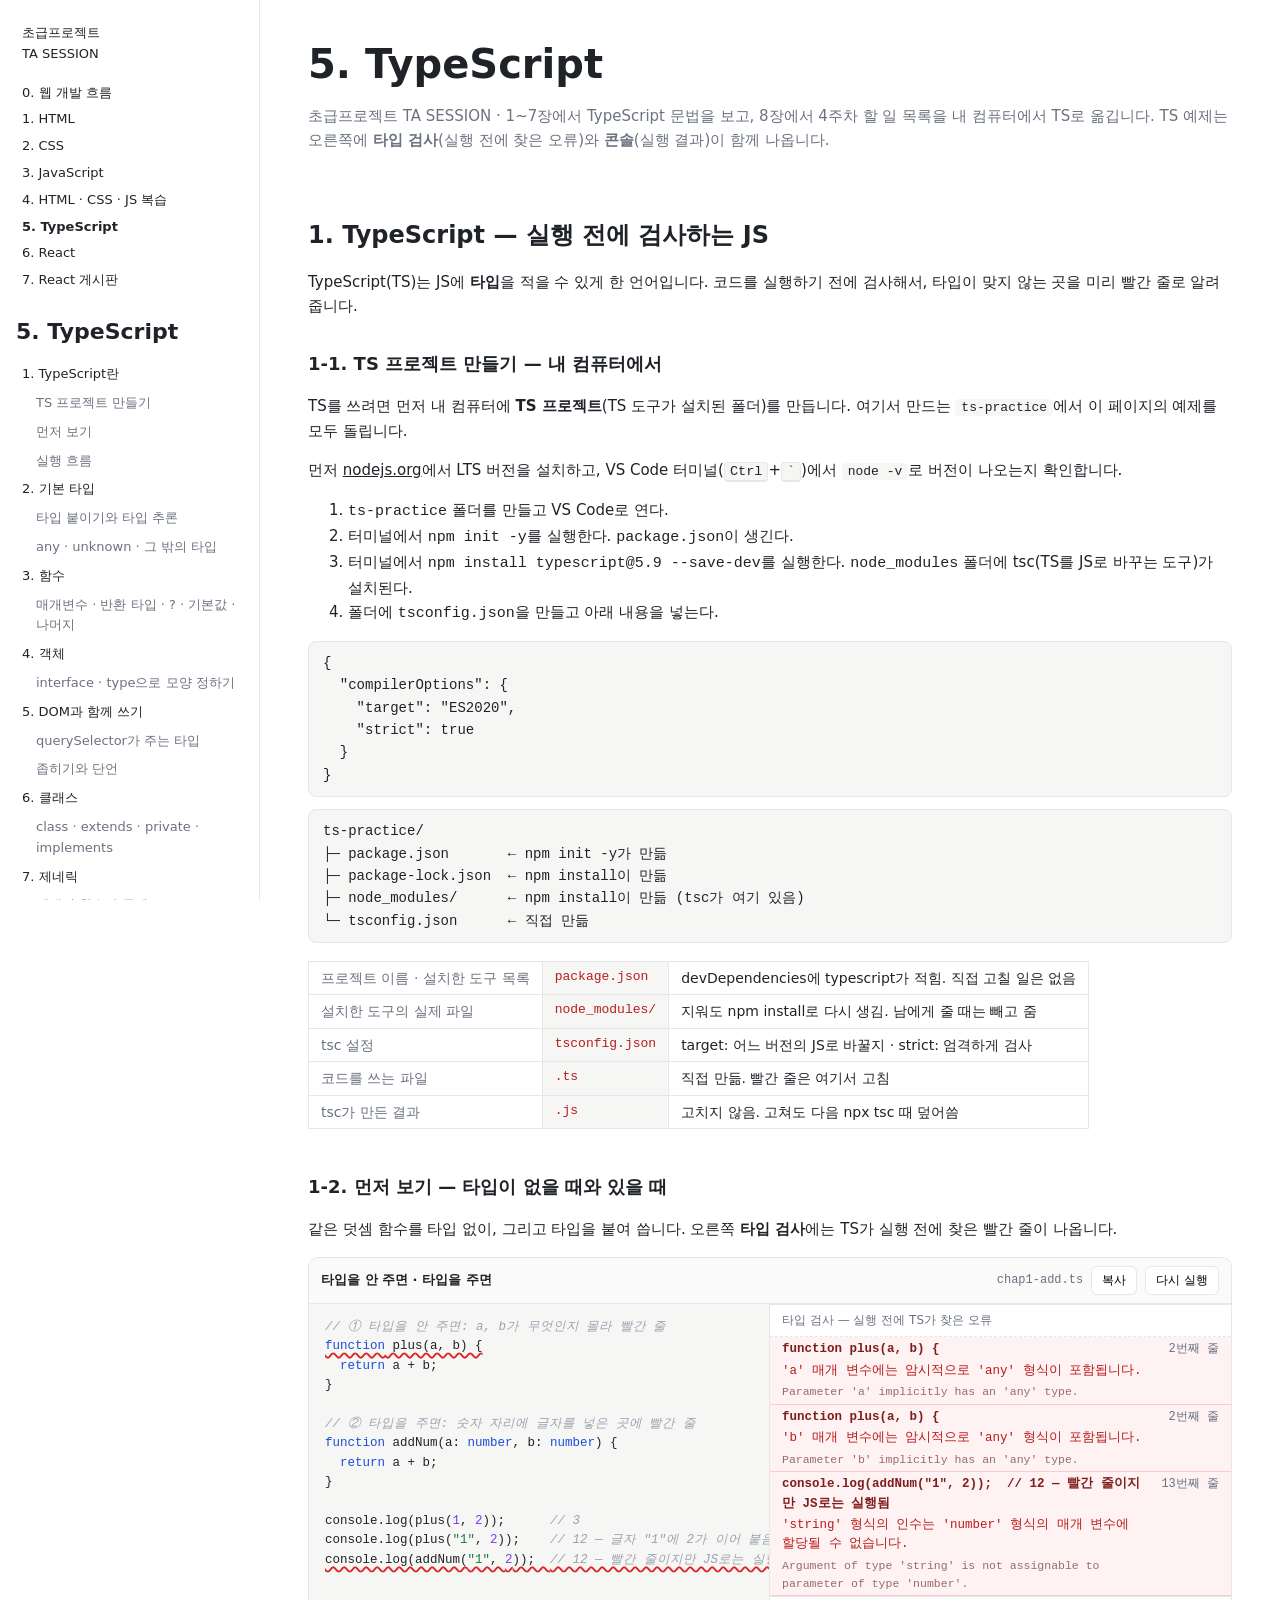
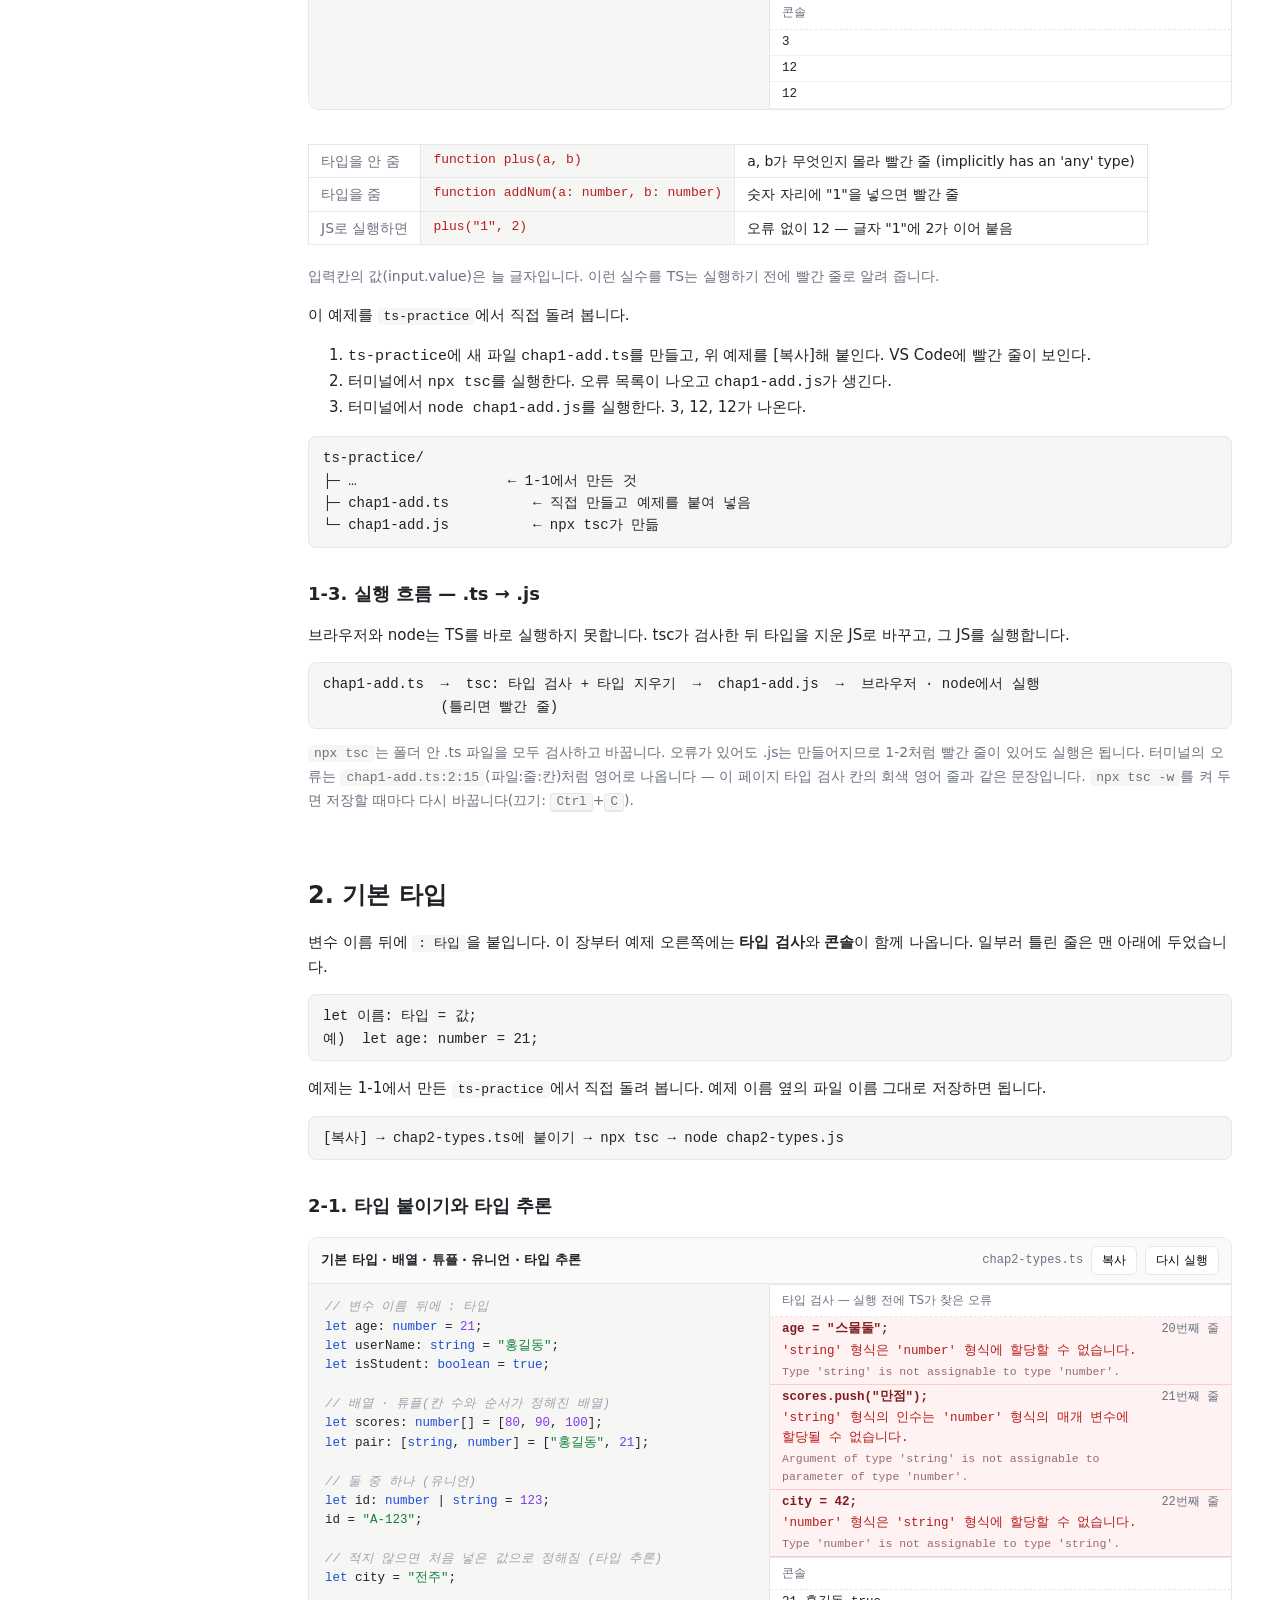
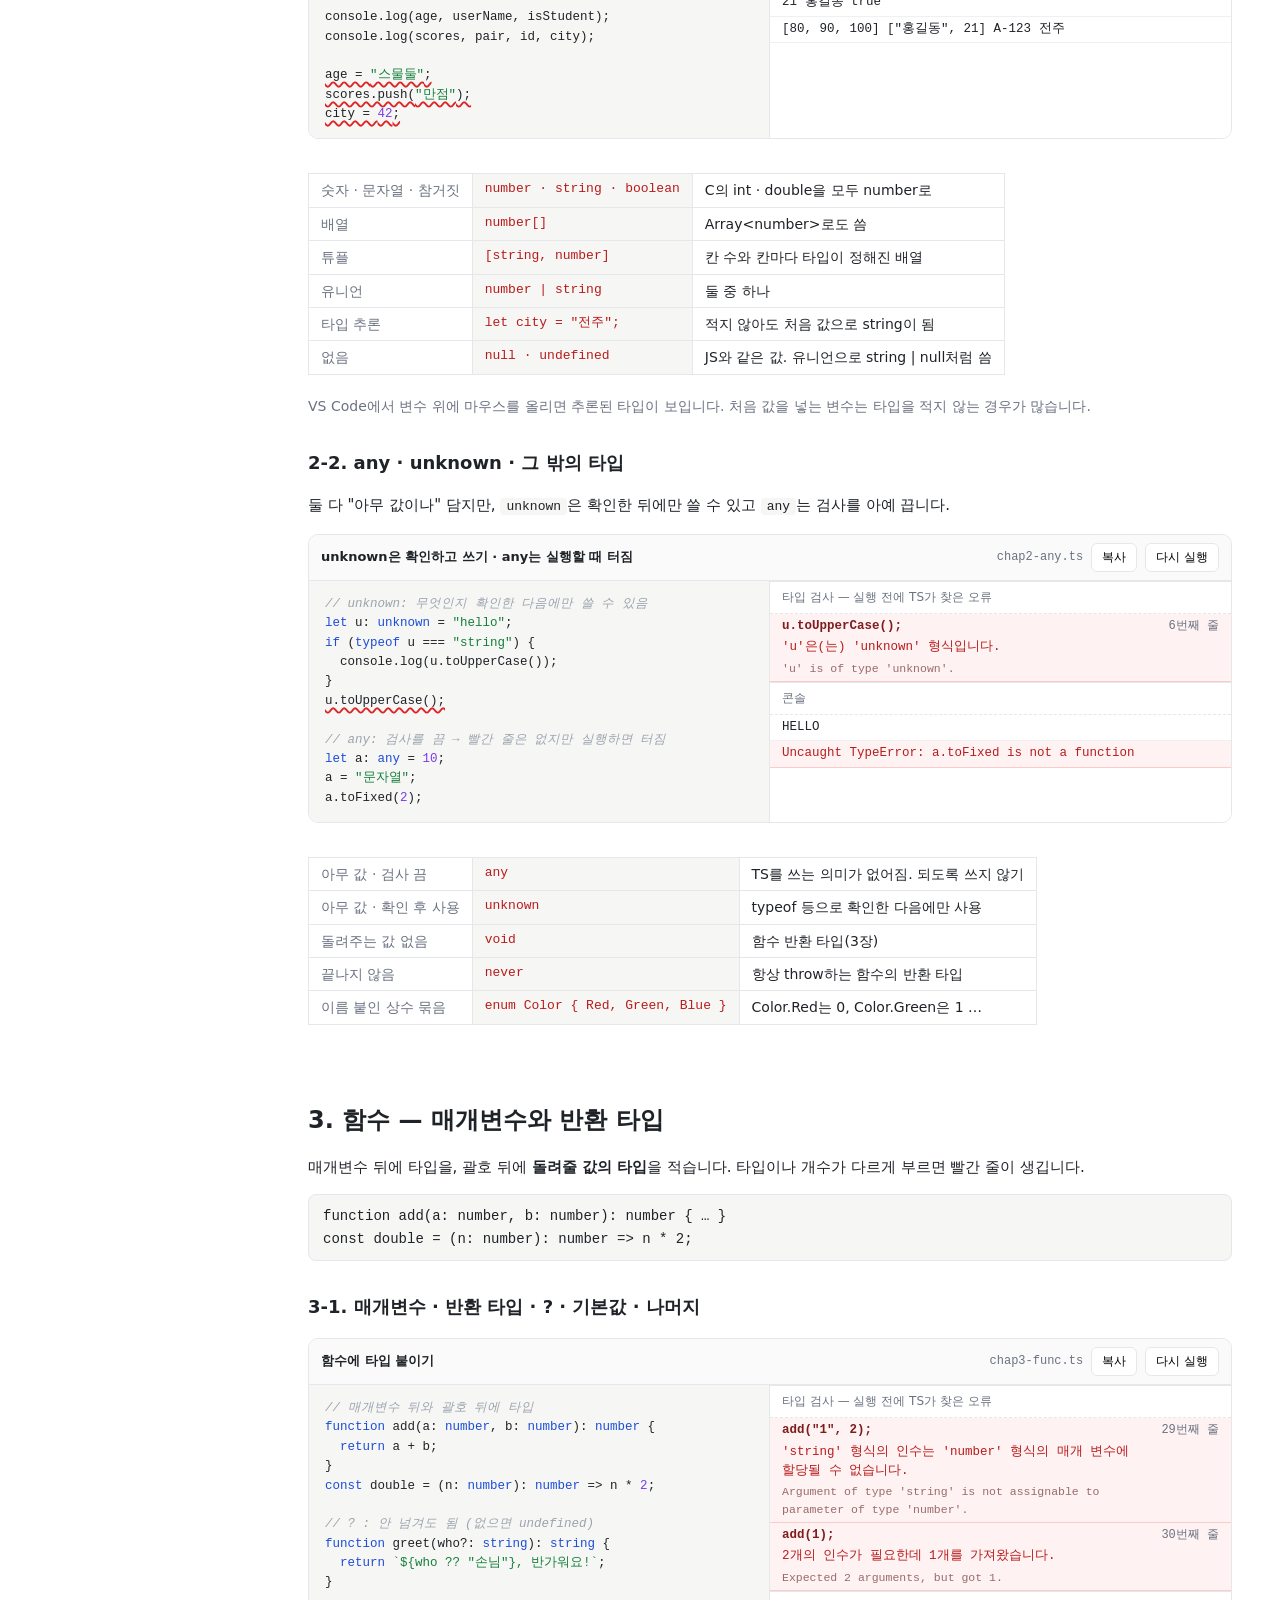
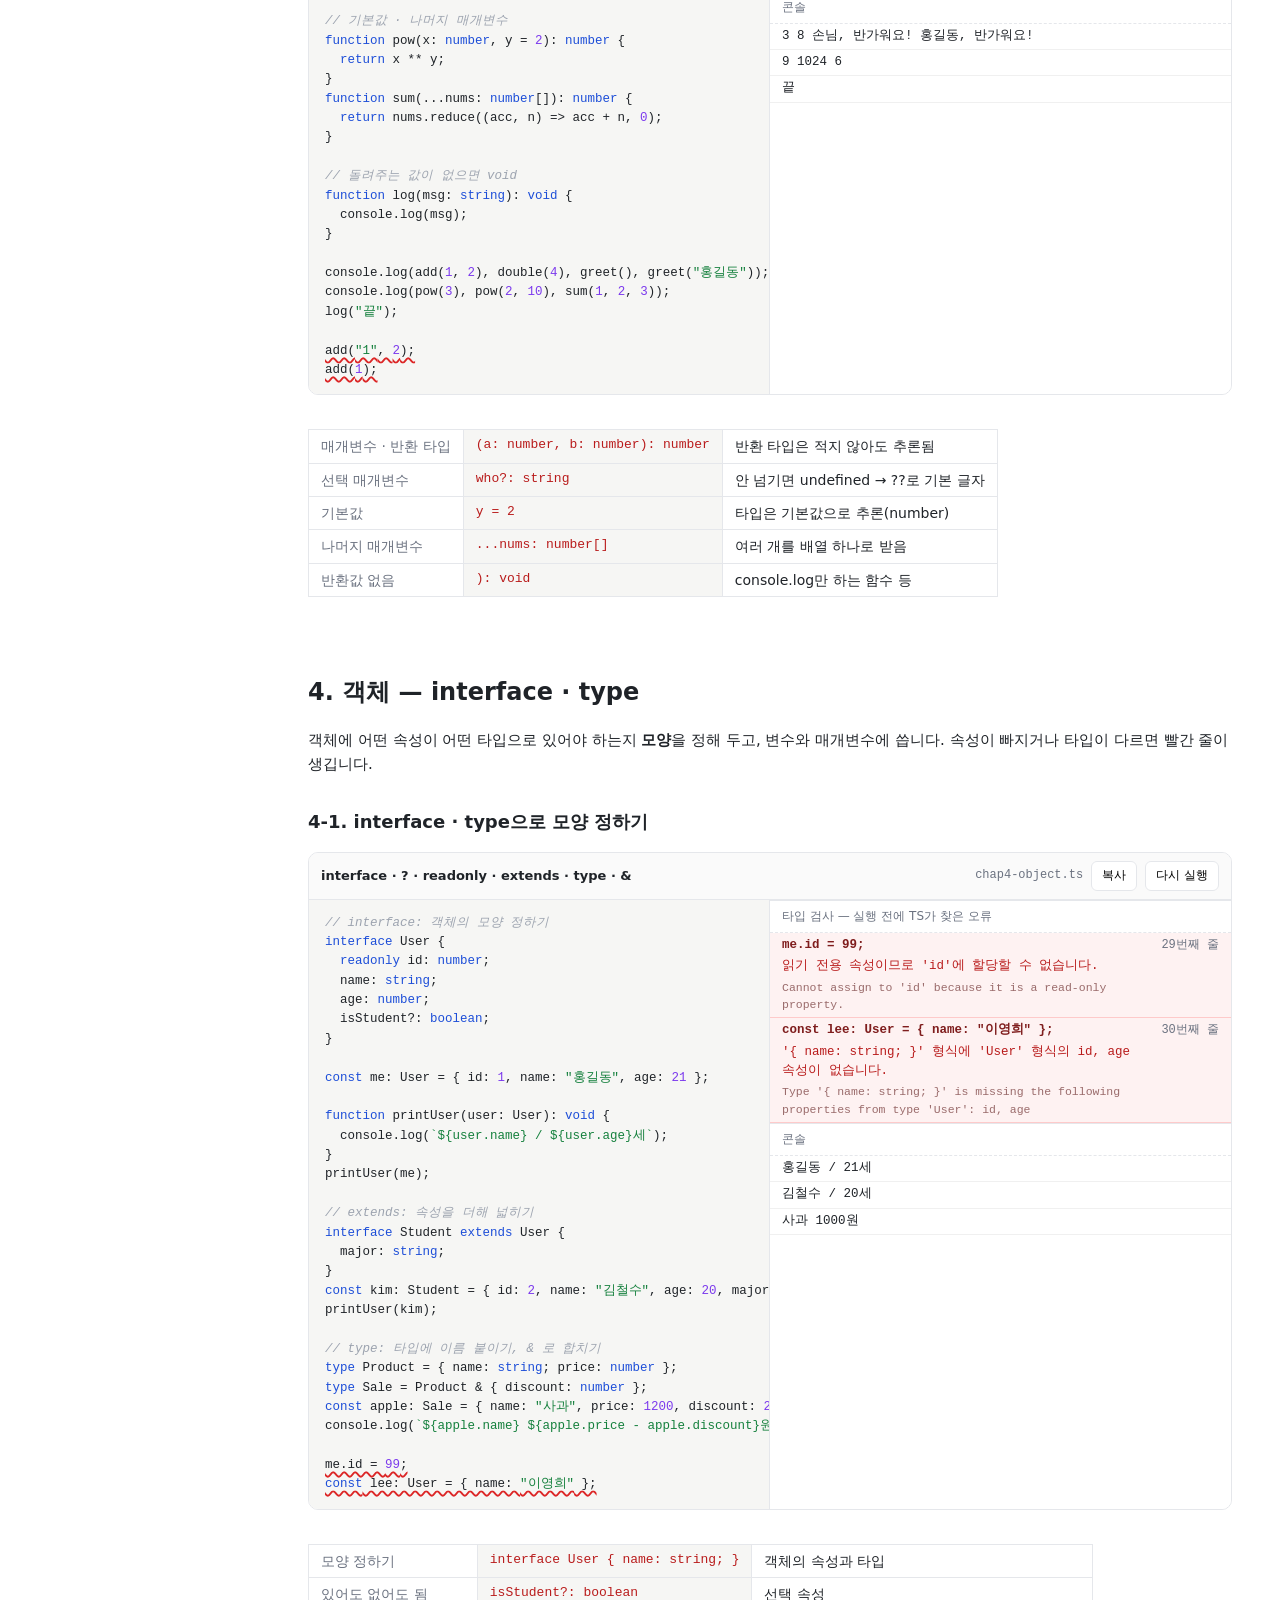
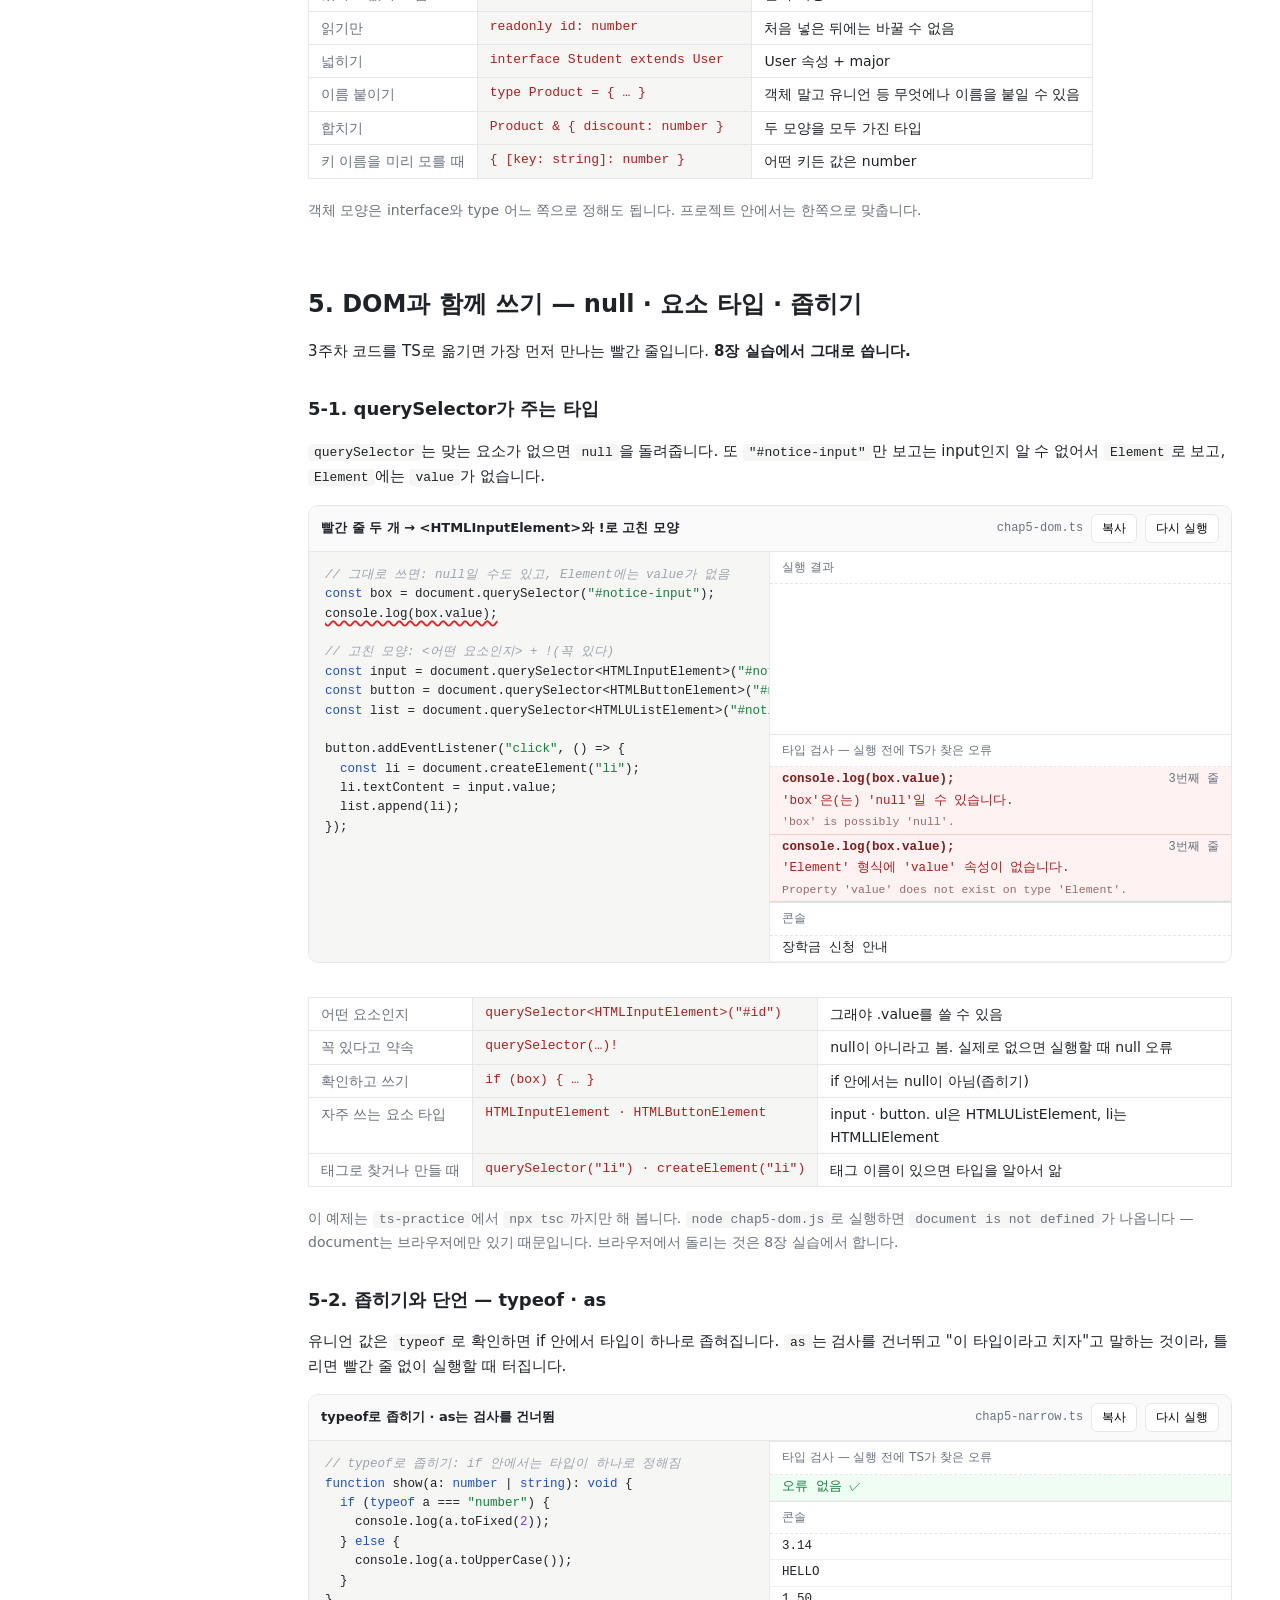
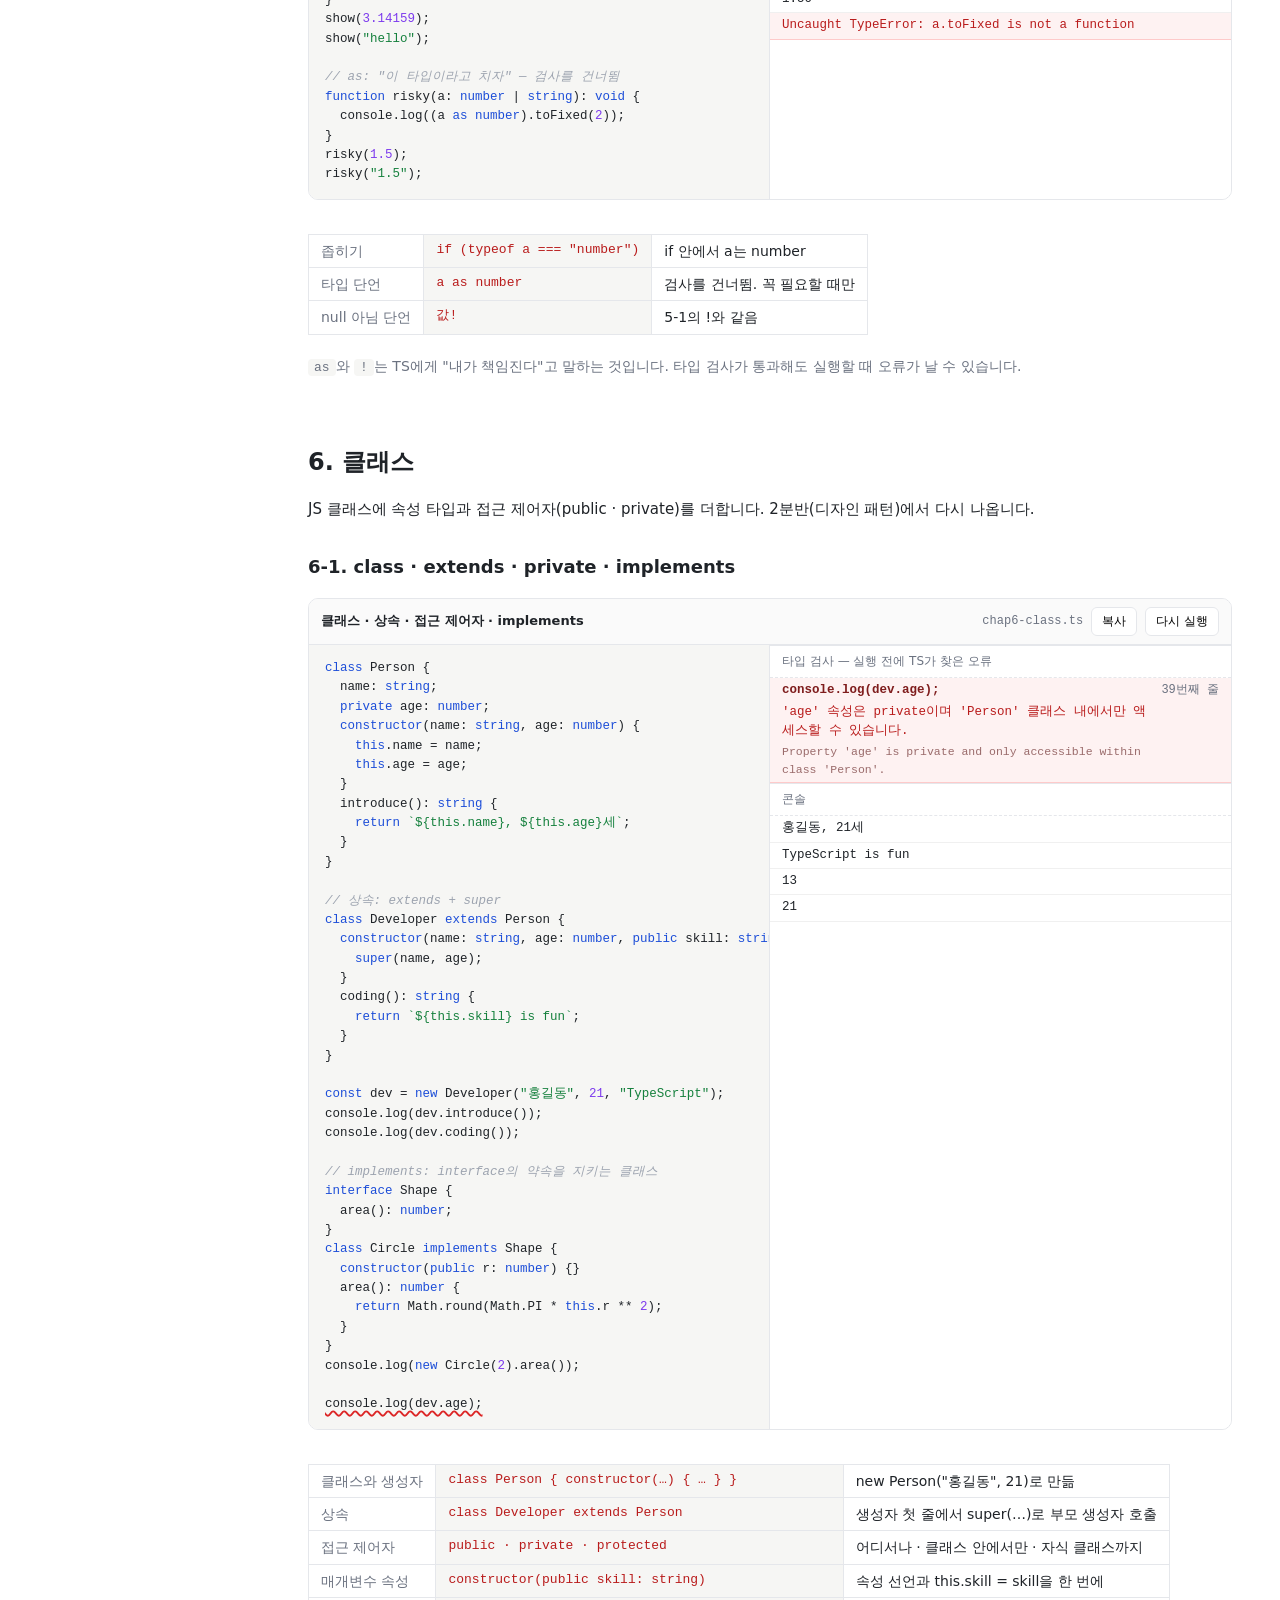
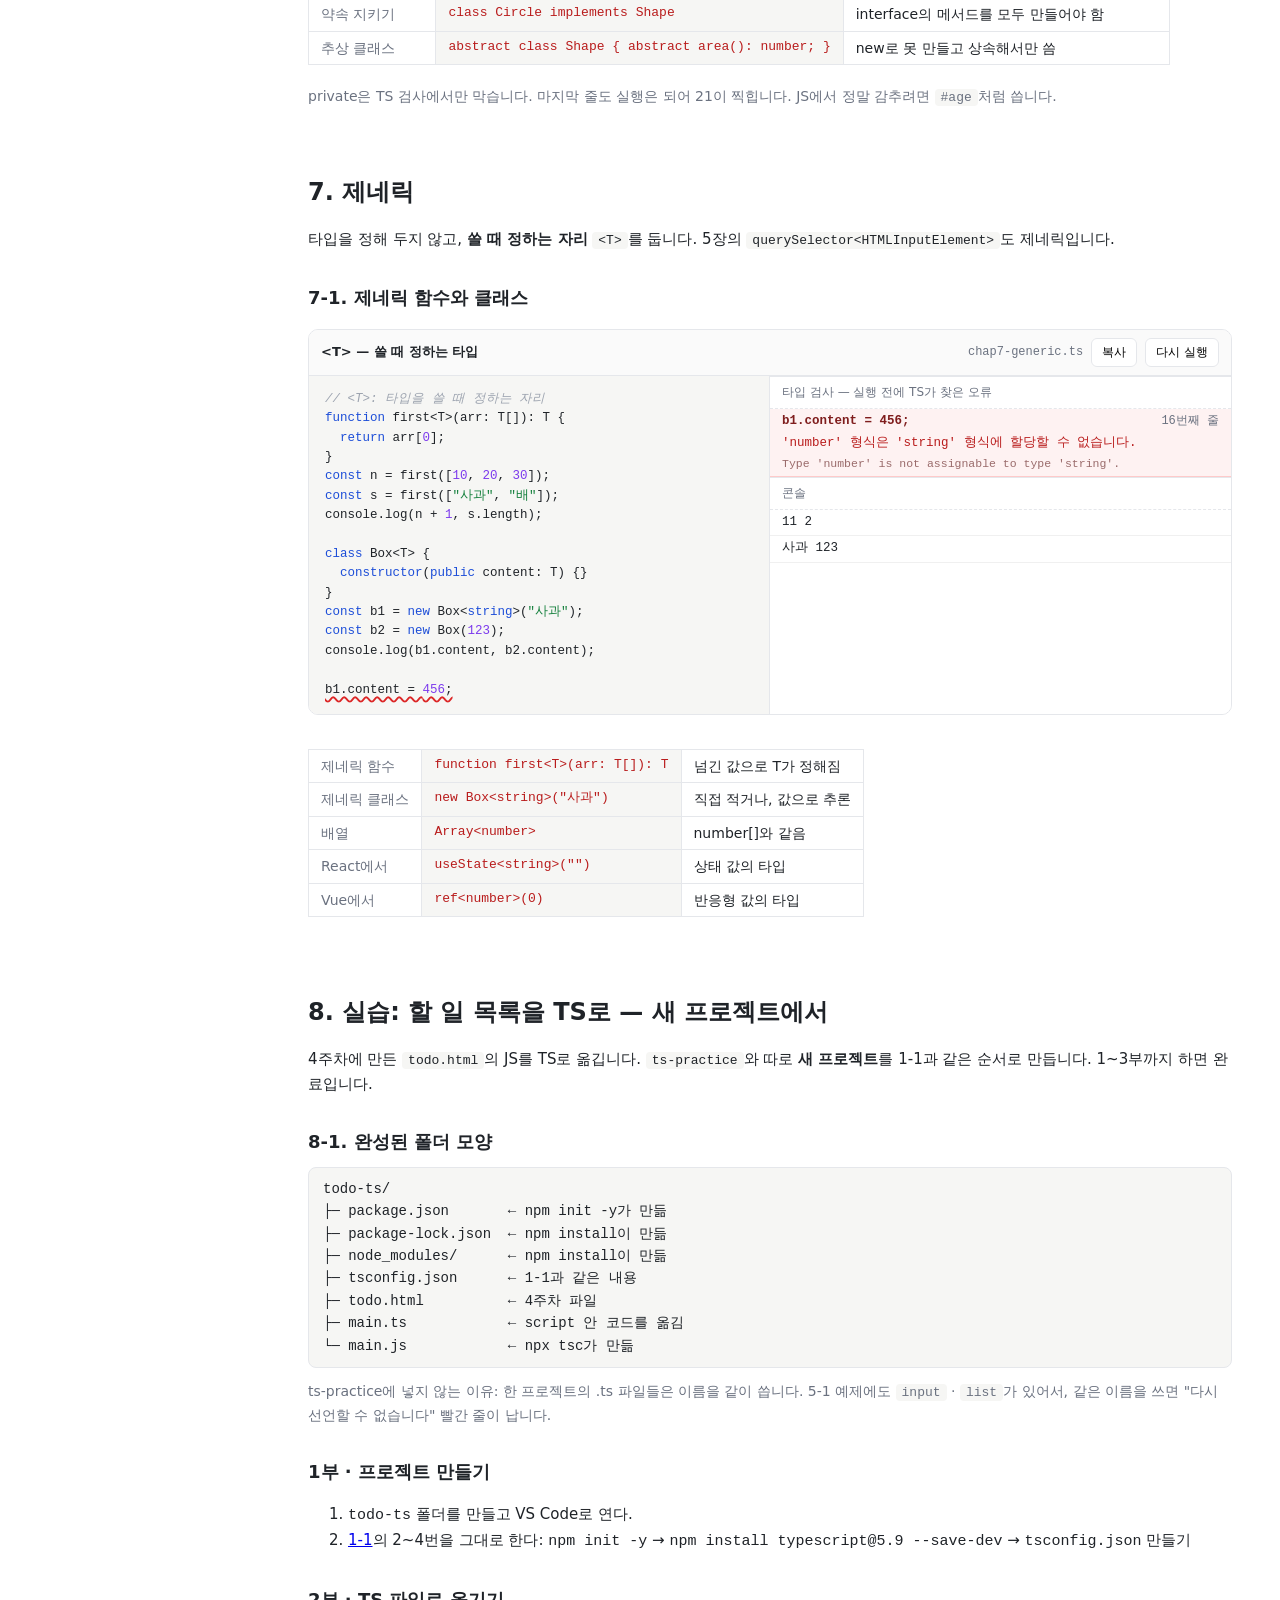
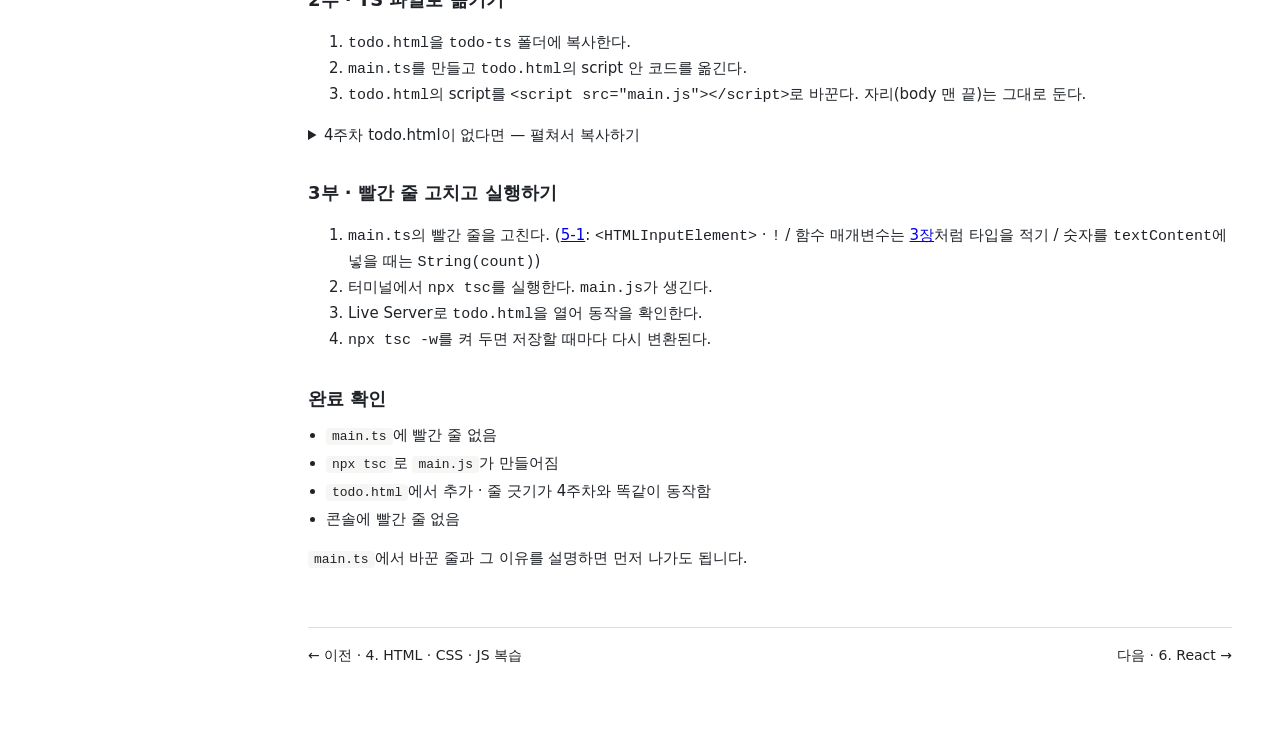
<file: 5-TS.html>
<!DOCTYPE html>
<html lang="ko">
<head>
<meta charset="UTF-8" />
<meta name="viewport" content="width=device-width, initial-scale=1" />
<meta name="description" content="초급프로젝트 TA SESSION — TypeScript의 기본 타입, 함수, interface · type, DOM과 함께 쓰기, 클래스, 제네릭을 익히고, 할 일 목록을 내 컴퓨터에서 TS로 옮깁니다.">
<title>5. TypeScript — 초급프로젝트 TA SESSION</title>
<link rel="stylesheet" href="session.css">
<style>
  :root {
    --bg: #ffffff; --fg: #1f2328; --muted: #6b7280; --line: #e5e7eb;
    --code-bg: #f6f6f4; --accent: #2563eb; --pane: #fafafa;
    --tag: #b91c1c; --attr: #7c3aed; --str: #15803d; --cmt: #9ca3af; --kw: #1d4ed8;
  }
  * { box-sizing: border-box; }
  html { scroll-behavior: smooth; }
  body {
    margin: 0; background: var(--bg); color: var(--fg);
    font-family: system-ui, -apple-system, "Segoe UI", Roboto, "Apple SD Gothic Neo", "Noto Sans KR", sans-serif;
    font-size: 15px; line-height: 1.6;
  }
  .layout { display: grid; grid-template-columns: 260px minmax(0, 1fr); min-height: 100vh; }
  nav.toc {
    position: sticky; top: 0; height: 100vh; overflow: auto;
    border-right: 1px solid var(--line); padding: 20px 16px; font-size: 13px;
  }
  nav.toc h1 { font-size: 22px; margin: 0 0 12px; }
  nav.toc ol { list-style: none; padding: 0; margin: 0; }
  nav.toc li { margin: 2px 0; }
  nav.toc li ol { padding-left: 14px; }
  nav.toc a { color: var(--fg); text-decoration: none; display: block; padding: 3px 6px; border-radius: 4px; }
  nav.toc a:hover { background: var(--code-bg); }
  nav.toc a.sub { color: var(--muted); }
  main { padding: 32px 48px 120px; max-width: 1400px; }
  h1.title { font-size: 40px; margin: 0 0 8px; }
  .subtitle { color: var(--muted); margin: 0 0 40px; }
  h2 { font-size: 24px; margin: 56px 0 16px; padding-top: 8px; }
  h3 { font-size: 18px; margin: 32px 0 10px; }
  h4 { font-size: 15px; margin: 22px 0 8px; color: #374151; }
  p.note { color: var(--muted); font-size: 14px; margin: 8px 0 16px; }

  /* 정리 표 */
  table.ref { border-collapse: collapse; font-size: 14px; margin: 6px 0 12px; }
  table.ref td { border: 1px solid var(--line); padding: 5px 12px; vertical-align: top; }
  table.ref td:first-child { font-family: ui-monospace, SFMono-Regular, Menlo, Consolas, monospace; font-size: 13px; white-space: nowrap; background: var(--code-bg); color: var(--tag); }

  /* 코드 + 실행 결과 */
  .demo { border: 1px solid var(--line); border-radius: 10px; overflow: hidden; margin: 16px 0 28px; background: var(--bg); }
  .demo .bar { display: flex; align-items: center; gap: 8px; padding: 8px 12px; border-bottom: 1px solid var(--line); background: var(--pane); font-size: 13px; }
  .demo .bar .name { font-weight: 600; margin-right: auto; }
  .demo .bar .file { font-size: 12px; color: var(--muted); background: transparent; }
  .demo .bar button { font: inherit; font-size: 12px; padding: 4px 10px; border: 1px solid var(--line); border-radius: 6px; background: #fff; cursor: pointer; }
  .demo .bar button:hover { border-color: var(--accent); color: var(--accent); }
  .demo .panes { display: grid; grid-template-columns: 1fr 1fr; }
  .demo .panes > div { min-width: 0; }
  .demo .code { background: var(--code-bg); border-right: 1px solid var(--line); }
  .demo .code pre { margin: 0; padding: 14px 16px; overflow: auto; max-height: var(--h, 460px); font: 12.5px/1.55 ui-monospace, SFMono-Regular, Menlo, Consolas, monospace; tab-size: 2; }
  .demo .result { display: flex; flex-direction: column; }
  .demo .result .label { font-size: 12px; color: var(--muted); padding: 6px 12px; border-bottom: 1px dashed var(--line); }
  .demo iframe { border: 0; width: 100%; height: var(--frame-h, var(--h, 460px)); background: #fff; flex: 0 0 auto; }
  .demo .panes:has(> .result:only-child) { grid-template-columns: 1fr; }
  .demo.tall { --h: 640px; }
  .demo.short { --h: 260px; }
  .demo.stack .panes { grid-template-columns: 1fr; }
  .demo.stack iframe { flex: 0 0 auto; height: max(760px, 85vh); }
  .demo.stack .code { border-right: 0; border-top: 1px solid var(--line); }
  .demo.stack .code pre { max-height: 520px; }
  .demo.stack details > summary { cursor: pointer; padding: 10px 14px; font-size: 13px; color: var(--muted); background: var(--pane); user-select: none; }
  .demo.stack details > summary:hover { color: var(--accent); }
  @media (max-width: 1000px) {
    .layout { grid-template-columns: 1fr; }
    nav.toc { position: static; height: auto; border-right: 0; border-bottom: 1px solid var(--line); }
    main { padding: 24px 20px 80px; }
    .demo .panes { grid-template-columns: 1fr; }
    .demo .code { border-right: 0; border-bottom: 1px solid var(--line); }
  }
  /* 문법 색 */
  .t { color: var(--tag); } .a { color: var(--attr); } .s { color: var(--str); } .c { color: var(--cmt); font-style: italic; } .k { color: var(--kw); } .n { color: var(--attr); }
  textarea.src, textarea.run, textarea.tsc { display: none; }

  /* 다이어그램 */
  .diagram { margin: 12px 0 8px; max-width: 720px; }
  .diagram svg { width: 100%; height: auto; }
</style>
<style>
  main { min-width: 0; }
  .demo .bar { flex-wrap: wrap; }
  .demo .bar button:hover { border-color: #333; color: #333; }
  .demo .bar button[aria-pressed="true"] { background: #ececec; border-color: #888; }
  .demo .bar .name { flex: 1 0 180px; }
  .demo.resizable iframe { flex: 0 0 auto; width: 100%; max-width: 100%; height: var(--frame-h, var(--h, 360px)); align-self: flex-start; }
  .demo.resizable .result { background: #f0f0f0; }
  .demo.resizable .result .label { background: #fff; }
  .ref-wrap { overflow-x: auto; }
  table.ref.cols3 td:first-child { font-family: inherit; font-size: 14px; color: var(--muted); background: transparent; white-space: nowrap; }
  table.ref.cols3 td:nth-child(2) { font-family: ui-monospace, SFMono-Regular, Menlo, Consolas, monospace; font-size: 13px; white-space: nowrap; background: var(--code-bg); color: var(--tag); }
  pre.rule { background: var(--code-bg); border: 1px solid var(--line); border-radius: 8px; padding: 10px 14px; font-size: 14px; margin: 8px 0 12px; overflow-x: auto; }
  figure.shot { margin: 12px 0 16px; }
  figure.shot img { display: block; width: min(100%, 220px); height: auto; border-radius: 12px; border: 1px solid var(--line); }
  figure.shot figcaption { margin-top: 6px; font-size: 13px; color: var(--muted); }
  kbd { font-family: ui-monospace, SFMono-Regular, Menlo, monospace; font-size: 0.9em; padding: 1px 5px; border: 1px solid var(--line); border-bottom-width: 2px; border-radius: 4px; background: var(--code-bg); }
  ul.plain { padding-left: 18px; margin: 6px 0 14px; }
  ul.plain li { margin: 3px 0; }
  ul.plain code, p code { background: var(--code-bg); padding: 1px 6px; border-radius: 4px; font-size: 13px; }
  main > p a, main > details a { color: inherit; }
  details.extra { margin: 12px 0 24px; }
  details.extra > summary { cursor: pointer; }
  /* JS: 콘솔 패널 · ▶ 실행(data-manual) */
  .demo .console { flex: 1 1 auto; border-top: 1px solid var(--line); background: #fff; }
  .demo .console .lines { max-height: var(--console-h, 320px); overflow: auto; font: 12.5px/1.55 ui-monospace, SFMono-Regular, Menlo, Consolas, monospace; }
  .demo .console .line { display: flex; gap: 12px; min-height: calc(1.55em + 6px); padding: 3px 12px; border-bottom: 1px solid #f0f0f0; white-space: pre-wrap; overflow-wrap: anywhere; }
  .demo .console .line .where { margin-left: auto; color: var(--muted); font-size: 12px; white-space: nowrap; }
  .demo .console .line.warn { background: #fffbeb; color: #92400e; border-bottom-color: #fde68a; }
  .demo .console .line.error { background: #fef2f2; color: #b91c1c; border-bottom-color: #fecaca; }
  .demo .console .empty { padding: 6px 12px; font-size: 12px; color: var(--cmt); }
  .demo.console-only .console { border-top: 0; }
  .demo.console-only .console .lines { max-height: var(--console-h, var(--h, 460px)); }
  .demo .run-gate { display: flex; flex-direction: column; align-items: center; justify-content: center; gap: 8px; height: var(--frame-h, var(--h, 460px)); background: var(--pane); font-size: 13px; color: var(--muted); }
  .demo.stack .run-gate { height: max(760px, 85vh); }
  .demo.stack.resizable .run-gate { height: var(--frame-h, var(--h, 360px)); }
  .demo .run-gate button { font: inherit; padding: 6px 16px; border: 1px solid var(--line); border-radius: 6px; background: #fff; color: var(--fg); cursor: pointer; }
  .demo .run-gate button:hover { border-color: #333; color: #333; }
  .demo .run-gate[hidden] { display: none; }
  @media print {
    .layout { display: block; }
    nav.toc, .demo .bar button { display: none; }
    main { padding: 0; max-width: none; }
    .demo .code pre { max-height: none; white-space: pre-wrap; overflow-wrap: anywhere; }
    h2, h3 { break-after: avoid; }
    .demo .console .lines { max-height: none; overflow: visible; }
    .demo .run-gate { height: auto; padding: 12px; }
    .demo .run-gate button { display: none; }
  }
  /* TS 데모: 타입 검사 상자 · 오류 줄 빨간 물결 */
  .demo .console.tsc { flex: 0 0 auto; border-top: 1px solid var(--line); }
  .demo .console.tsc .label { font-size: 12px; color: var(--muted); padding: 6px 12px; border-bottom: 1px dashed var(--line); }
  .demo .console.tsc .line.ok { background: #f0fdf4; color: #15803d; }
  .demo .console.tsc .line .body { display: flex; flex-direction: column; gap: 2px; min-width: 0; }
  .demo .console.tsc .line .body code { color: #7f1d1d; background: transparent; padding: 0; font-weight: 600; }
  .demo.console-only .console.tsc + .console { border-top: 1px solid var(--line); }
  .demo .console.tsc .line .body .en { color: #9a6b6b; font-size: 11.5px; }
  .demo .code .ts-bad { text-decoration: underline wavy #dc2626; text-decoration-thickness: 1.5px; text-underline-offset: 3px; }
</style>
</head>
<body>
<div class="layout">
<nav class="toc" aria-label="자료 목차">
  <a class="session-brand" href="index.html">초급프로젝트<br>TA SESSION</a>
  <div class="session-nav">
    <a href="0-web-flow.html">0. 웹 개발 흐름</a>
    <a href="1-HTML.html">1. HTML</a>
    <a href="2-CSS.html">2. CSS</a>
    <a href="3-JS.html">3. JavaScript</a>
    <a href="4-review.html">4. HTML · CSS · JS 복습</a>
    <a href="5-TS.html" aria-current="page">5. TypeScript</a>
    <a href="6-React.html">6. React</a>
    <a href="7-Board.html">7. React 게시판</a>
  </div>
  <h1>5. TypeScript</h1>
  <ol>
    <li><a href="#s1">1. TypeScript란</a><ol>
      <li><a class="sub" href="#s1-1">TS 프로젝트 만들기</a></li>
      <li><a class="sub" href="#s1-2">먼저 보기</a></li>
      <li><a class="sub" href="#s1-3">실행 흐름</a></li>
    </ol></li>
    <li><a href="#s2">2. 기본 타입</a><ol>
      <li><a class="sub" href="#s2-1">타입 붙이기와 타입 추론</a></li>
      <li><a class="sub" href="#s2-2">any · unknown · 그 밖의 타입</a></li>
    </ol></li>
    <li><a href="#s3">3. 함수</a><ol>
      <li><a class="sub" href="#s3-1">매개변수 · 반환 타입 · ? · 기본값 · 나머지</a></li>
    </ol></li>
    <li><a href="#s4">4. 객체</a><ol>
      <li><a class="sub" href="#s4-1">interface · type으로 모양 정하기</a></li>
    </ol></li>
    <li><a href="#s5">5. DOM과 함께 쓰기</a><ol>
      <li><a class="sub" href="#s5-1">querySelector가 주는 타입</a></li>
      <li><a class="sub" href="#s5-2">좁히기와 단언</a></li>
    </ol></li>
    <li><a href="#s6">6. 클래스</a><ol>
      <li><a class="sub" href="#s6-1">class · extends · private · implements</a></li>
    </ol></li>
    <li><a href="#s7">7. 제네릭</a><ol>
      <li><a class="sub" href="#s7-1">제네릭 함수와 클래스</a></li>
    </ol></li>
    <li><a href="#s8">8. 실습: 할 일 목록을 TS로</a><ol>
      <li><a class="sub" href="#s8-1">완성된 폴더 모양</a></li>
      <li><a class="sub" href="#s8-2">1부 · 프로젝트 만들기</a></li>
      <li><a class="sub" href="#s8-3">2부 · TS 파일로 옮기기</a></li>
      <li><a class="sub" href="#s8-4">3부 · 빨간 줄 고치고 실행하기</a></li>
      <li><a class="sub" href="#s8-5">완료 확인</a></li>
    </ol></li>
  </ol>
</nav>
<main>
<h1 class="title">5. TypeScript</h1>
<p class="subtitle">초급프로젝트 TA SESSION · 1~7장에서 TypeScript 문법을 보고, 8장에서 4주차 할 일 목록을 내 컴퓨터에서 TS로 옮깁니다. TS 예제는 오른쪽에 <b>타입 검사</b>(실행 전에 찾은 오류)와 <b>콘솔</b>(실행 결과)이 함께 나옵니다.</p>

<h2 id="s1">1. TypeScript — 실행 전에 검사하는 JS</h2>
<p>TypeScript(TS)는 JS에 <b>타입</b>을 적을 수 있게 한 언어입니다. 코드를 실행하기 전에 검사해서, 타입이 맞지 않는 곳을 미리 빨간 줄로 알려 줍니다.</p>

<h3 id="s1-1">1-1. TS 프로젝트 만들기 — 내 컴퓨터에서</h3>
<p>TS를 쓰려면 먼저 내 컴퓨터에 <b>TS 프로젝트</b>(TS 도구가 설치된 폴더)를 만듭니다. 여기서 만드는 <code>ts-practice</code>에서 이 페이지의 예제를 모두 돌립니다.</p>
<p>먼저 <a href="https://nodejs.org/ko" target="_blank" rel="noopener noreferrer">nodejs.org</a>에서 LTS 버전을 설치하고, VS Code 터미널(<kbd>Ctrl</kbd>+<kbd>`</kbd>)에서 <code>node -v</code>로 버전이 나오는지 확인합니다.</p>
<ol>
  <li><code>ts-practice</code> 폴더를 만들고 VS Code로 연다.</li>
  <li>터미널에서 <code>npm init -y</code>를 실행한다. <code>package.json</code>이 생긴다.</li>
  <li>터미널에서 <code>npm install typescript@5.9 --save-dev</code>를 실행한다. <code>node_modules</code> 폴더에 tsc(TS를 JS로 바꾸는 도구)가 설치된다.</li>
  <li>폴더에 <code>tsconfig.json</code>을 만들고 아래 내용을 넣는다.</li>
</ol>
<pre class="rule"><code>{
  "compilerOptions": {
    "target": "ES2020",
    "strict": true
  }
}</code></pre>
<pre class="rule"><code>ts-practice/
├─ package.json       ← npm init -y가 만듦
├─ package-lock.json  ← npm install이 만듦
├─ node_modules/      ← npm install이 만듦 (tsc가 여기 있음)
└─ tsconfig.json      ← 직접 만듦</code></pre>

<div class="ref-wrap"><table class="ref cols3"><tbody>
<tr><td>프로젝트 이름 · 설치한 도구 목록</td><td>package.json</td><td>devDependencies에 typescript가 적힘. 직접 고칠 일은 없음</td></tr>
<tr><td>설치한 도구의 실제 파일</td><td>node_modules/</td><td>지워도 npm install로 다시 생김. 남에게 줄 때는 빼고 줌</td></tr>
<tr><td>tsc 설정</td><td>tsconfig.json</td><td>target: 어느 버전의 JS로 바꿀지 · strict: 엄격하게 검사</td></tr>
<tr><td>코드를 쓰는 파일</td><td>.ts</td><td>직접 만듦. 빨간 줄은 여기서 고침</td></tr>
<tr><td>tsc가 만든 결과</td><td>.js</td><td>고치지 않음. 고쳐도 다음 npx tsc 때 덮어씀</td></tr>
</tbody></table></div>

<h3 id="s1-2">1-2. 먼저 보기 — 타입이 없을 때와 있을 때</h3>
<p>같은 덧셈 함수를 타입 없이, 그리고 타입을 붙여 씁니다. 오른쪽 <b>타입 검사</b>에는 TS가 실행 전에 찾은 빨간 줄이 나옵니다.</p>

<div class="demo" data-name="타입을 안 주면 · 타입을 주면" data-console="only" style="--h: 280px;">
<textarea class="src" data-lang="ts" data-file="chap1-add.ts">// ① 타입을 안 주면: a, b가 무엇인지 몰라 빨간 줄
function plus(a, b) {
  return a + b;
}

// ② 타입을 주면: 숫자 자리에 글자를 넣은 곳에 빨간 줄
function addNum(a: number, b: number) {
  return a + b;
}

console.log(plus(1, 2));      // 3
console.log(plus("1", 2));    // 12 — 글자 "1"에 2가 이어 붙음
console.log(addNum("1", 2));  // 12 — 빨간 줄이지만 JS로는 실행됨</textarea><textarea class="run">&lt;!DOCTYPE html&gt;
&lt;html lang="ko"&gt;
&lt;head&gt;
&lt;meta charset="UTF-8"&gt;
&lt;title&gt;chap1-add.ts&lt;/title&gt;
&lt;/head&gt;
&lt;body&gt;
&lt;script&gt;
// ① 타입을 안 주면: a, b가 무엇인지 몰라 빨간 줄
function plus(a, b) {
    return a + b;
}
// ② 타입을 주면: 숫자 자리에 글자를 넣은 곳에 빨간 줄
function addNum(a, b) {
    return a + b;
}
console.log(plus(1, 2)); // 3
console.log(plus("1", 2)); // 12 — 글자 "1"에 2가 이어 붙음
console.log(addNum("1", 2)); // 12 — 빨간 줄이지만 JS로는 실행됨
&lt;/script&gt;
&lt;/body&gt;
&lt;/html&gt;</textarea><textarea class="tsc">{"diags": [{"line": 2, "col": 15, "code": "TS7006", "msg": "'a' 매개 변수에는 암시적으로 'any' 형식이 포함됩니다.", "en": "Parameter 'a' implicitly has an 'any' type."}, {"line": 2, "col": 18, "code": "TS7006", "msg": "'b' 매개 변수에는 암시적으로 'any' 형식이 포함됩니다.", "en": "Parameter 'b' implicitly has an 'any' type."}, {"line": 13, "col": 20, "code": "TS2345", "msg": "'string' 형식의 인수는 'number' 형식의 매개 변수에 할당될 수 없습니다.", "en": "Argument of type 'string' is not assignable to parameter of type 'number'."}]}</textarea>
</div>

<div class="ref-wrap"><table class="ref cols3"><tbody>
<tr><td>타입을 안 줌</td><td>function plus(a, b)</td><td>a, b가 무엇인지 몰라 빨간 줄 (implicitly has an 'any' type)</td></tr>
<tr><td>타입을 줌</td><td>function addNum(a: number, b: number)</td><td>숫자 자리에 "1"을 넣으면 빨간 줄</td></tr>
<tr><td>JS로 실행하면</td><td>plus("1", 2)</td><td>오류 없이 12 — 글자 "1"에 2가 이어 붙음</td></tr>
</tbody></table></div>
<p class="note">입력칸의 값(input.value)은 늘 글자입니다. 이런 실수를 TS는 실행하기 전에 빨간 줄로 알려 줍니다.</p>

<p>이 예제를 <code>ts-practice</code>에서 직접 돌려 봅니다.</p>
<ol>
  <li><code>ts-practice</code>에 새 파일 <code>chap1-add.ts</code>를 만들고, 위 예제를 [복사]해 붙인다. VS Code에 빨간 줄이 보인다.</li>
  <li>터미널에서 <code>npx tsc</code>를 실행한다. 오류 목록이 나오고 <code>chap1-add.js</code>가 생긴다.</li>
  <li>터미널에서 <code>node chap1-add.js</code>를 실행한다. 3, 12, 12가 나온다.</li>
</ol>
<pre class="rule"><code>ts-practice/
├─ …                  ← 1-1에서 만든 것
├─ chap1-add.ts          ← 직접 만들고 예제를 붙여 넣음
└─ chap1-add.js          ← npx tsc가 만듦</code></pre>

<h3 id="s1-3">1-3. 실행 흐름 — .ts → .js</h3>
<p>브라우저와 node는 TS를 바로 실행하지 못합니다. tsc가 검사한 뒤 타입을 지운 JS로 바꾸고, 그 JS를 실행합니다.</p>
<pre class="rule"><code>chap1-add.ts  →  tsc: 타입 검사 + 타입 지우기  →  chap1-add.js  →  브라우저 · node에서 실행
              (틀리면 빨간 줄)</code></pre>
<p class="note"><code>npx tsc</code>는 폴더 안 .ts 파일을 모두 검사하고 바꿉니다. 오류가 있어도 .js는 만들어지므로 1-2처럼 빨간 줄이 있어도 실행은 됩니다. 터미널의 오류는 <code>chap1-add.ts:2:15</code>(파일:줄:칸)처럼 영어로 나옵니다 — 이 페이지 타입 검사 칸의 회색 영어 줄과 같은 문장입니다. <code>npx tsc -w</code>를 켜 두면 저장할 때마다 다시 바꿉니다(끄기: <kbd>Ctrl</kbd>+<kbd>C</kbd>).</p>

<h2 id="s2">2. 기본 타입</h2>
<p>변수 이름 뒤에 <code>: 타입</code>을 붙입니다. 이 장부터 예제 오른쪽에는 <b>타입 검사</b>와 <b>콘솔</b>이 함께 나옵니다. 일부러 틀린 줄은 맨 아래에 두었습니다.</p>
<pre class="rule"><code>let 이름: 타입 = 값;
예)  let age: number = 21;</code></pre>
<p>예제는 1-1에서 만든 <code>ts-practice</code>에서 직접 돌려 봅니다. 예제 이름 옆의 파일 이름 그대로 저장하면 됩니다.</p>
<pre class="rule"><code>[복사] → chap2-types.ts에 붙이기 → npx tsc → node chap2-types.js</code></pre>

<h3 id="s2-1">2-1. 타입 붙이기와 타입 추론</h3>

<div class="demo" data-name="기본 타입 · 배열 · 튜플 · 유니언 · 타입 추론" data-console="only" style="--h: 455px;">
<textarea class="src" data-lang="ts" data-file="chap2-types.ts">// 변수 이름 뒤에 : 타입
let age: number = 21;
let userName: string = "홍길동";
let isStudent: boolean = true;

// 배열 · 튜플(칸 수와 순서가 정해진 배열)
let scores: number[] = [80, 90, 100];
let pair: [string, number] = ["홍길동", 21];

// 둘 중 하나 (유니언)
let id: number | string = 123;
id = "A-123";

// 적지 않으면 처음 넣은 값으로 정해짐 (타입 추론)
let city = "전주";

console.log(age, userName, isStudent);
console.log(scores, pair, id, city);

age = "스물둘";
scores.push("만점");
city = 42;</textarea><textarea class="run">&lt;!DOCTYPE html&gt;
&lt;html lang="ko"&gt;
&lt;head&gt;
&lt;meta charset="UTF-8"&gt;
&lt;title&gt;chap2-types.ts&lt;/title&gt;
&lt;/head&gt;
&lt;body&gt;
&lt;script&gt;
// 변수 이름 뒤에 : 타입
let age = 21;
let userName = "홍길동";
let isStudent = true;
// 배열 · 튜플(칸 수와 순서가 정해진 배열)
let scores = [80, 90, 100];
let pair = ["홍길동", 21];
// 둘 중 하나 (유니언)
let id = 123;
id = "A-123";
// 적지 않으면 처음 넣은 값으로 정해짐 (타입 추론)
let city = "전주";
console.log(age, userName, isStudent);
console.log(scores, pair, id, city);
age = "스물둘";
scores.push("만점");
city = 42;
&lt;/script&gt;
&lt;/body&gt;
&lt;/html&gt;</textarea><textarea class="tsc">{"diags": [{"line": 20, "col": 1, "code": "TS2322", "msg": "'string' 형식은 'number' 형식에 할당할 수 없습니다.", "en": "Type 'string' is not assignable to type 'number'."}, {"line": 21, "col": 13, "code": "TS2345", "msg": "'string' 형식의 인수는 'number' 형식의 매개 변수에 할당될 수 없습니다.", "en": "Argument of type 'string' is not assignable to parameter of type 'number'."}, {"line": 22, "col": 1, "code": "TS2322", "msg": "'number' 형식은 'string' 형식에 할당할 수 없습니다.", "en": "Type 'number' is not assignable to type 'string'."}]}</textarea>
</div>

<div class="ref-wrap"><table class="ref cols3"><tbody>
<tr><td>숫자 · 문자열 · 참거짓</td><td>number · string · boolean</td><td>C의 int · double을 모두 number로</td></tr>
<tr><td>배열</td><td>number[]</td><td>Array&lt;number&gt;로도 씀</td></tr>
<tr><td>튜플</td><td>[string, number]</td><td>칸 수와 칸마다 타입이 정해진 배열</td></tr>
<tr><td>유니언</td><td>number | string</td><td>둘 중 하나</td></tr>
<tr><td>타입 추론</td><td>let city = "전주";</td><td>적지 않아도 처음 값으로 string이 됨</td></tr>
<tr><td>없음</td><td>null · undefined</td><td>JS와 같은 값. 유니언으로 string | null처럼 씀</td></tr>
</tbody></table></div>
<p class="note">VS Code에서 변수 위에 마우스를 올리면 추론된 타입이 보입니다. 처음 값을 넣는 변수는 타입을 적지 않는 경우가 많습니다.</p>

<h3 id="s2-2">2-2. any · unknown · 그 밖의 타입</h3>
<p>둘 다 "아무 값이나" 담지만, <code>unknown</code>은 확인한 뒤에만 쓸 수 있고 <code>any</code>는 검사를 아예 끕니다.</p>

<div class="demo" data-name="unknown은 확인하고 쓰기 · any는 실행할 때 터짐" data-console="only" style="--h: 241px;">
<textarea class="src" data-lang="ts" data-file="chap2-any.ts">// unknown: 무엇인지 확인한 다음에만 쓸 수 있음
let u: unknown = "hello";
if (typeof u === "string") {
  console.log(u.toUpperCase());
}
u.toUpperCase();

// any: 검사를 끔 → 빨간 줄은 없지만 실행하면 터짐
let a: any = 10;
a = "문자열";
a.toFixed(2);</textarea><textarea class="run">&lt;!DOCTYPE html&gt;
&lt;html lang="ko"&gt;
&lt;head&gt;
&lt;meta charset="UTF-8"&gt;
&lt;title&gt;chap2-any.ts&lt;/title&gt;
&lt;/head&gt;
&lt;body&gt;
&lt;script&gt;
// unknown: 무엇인지 확인한 다음에만 쓸 수 있음
let u = "hello";
if (typeof u === "string") {
    console.log(u.toUpperCase());
}
u.toUpperCase();
// any: 검사를 끔 → 빨간 줄은 없지만 실행하면 터짐
let a = 10;
a = "문자열";
a.toFixed(2);
&lt;/script&gt;
&lt;/body&gt;
&lt;/html&gt;</textarea><textarea class="tsc">{"diags": [{"line": 6, "col": 1, "code": "TS18046", "msg": "'u'은(는) 'unknown' 형식입니다.", "en": "'u' is of type 'unknown'."}]}</textarea>
</div>

<div class="ref-wrap"><table class="ref cols3"><tbody>
<tr><td>아무 값 · 검사 끔</td><td>any</td><td>TS를 쓰는 의미가 없어짐. 되도록 쓰지 않기</td></tr>
<tr><td>아무 값 · 확인 후 사용</td><td>unknown</td><td>typeof 등으로 확인한 다음에만 사용</td></tr>
<tr><td>돌려주는 값 없음</td><td>void</td><td>함수 반환 타입(3장)</td></tr>
<tr><td>끝나지 않음</td><td>never</td><td>항상 throw하는 함수의 반환 타입</td></tr>
<tr><td>이름 붙인 상수 묶음</td><td>enum Color { Red, Green, Blue }</td><td>Color.Red는 0, Color.Green은 1 …</td></tr>
</tbody></table></div>

<h2 id="s3">3. 함수 — 매개변수와 반환 타입</h2>
<p>매개변수 뒤에 타입을, 괄호 뒤에 <b>돌려줄 값의 타입</b>을 적습니다. 타입이나 개수가 다르게 부르면 빨간 줄이 생깁니다.</p>
<pre class="rule"><code>function add(a: number, b: number): number { … }
const double = (n: number): number =&gt; n * 2;</code></pre>

<h3 id="s3-1">3-1. 매개변수 · 반환 타입 · ? · 기본값 · 나머지</h3>

<div class="demo" data-name="함수에 타입 붙이기" data-console="only" style="--h: 610px;">
<textarea class="src" data-lang="ts" data-file="chap3-func.ts">// 매개변수 뒤와 괄호 뒤에 타입
function add(a: number, b: number): number {
  return a + b;
}
const double = (n: number): number =&gt; n * 2;

// ? : 안 넘겨도 됨 (없으면 undefined)
function greet(who?: string): string {
  return `${who ?? "손님"}, 반가워요!`;
}

// 기본값 · 나머지 매개변수
function pow(x: number, y = 2): number {
  return x ** y;
}
function sum(...nums: number[]): number {
  return nums.reduce((acc, n) =&gt; acc + n, 0);
}

// 돌려주는 값이 없으면 void
function log(msg: string): void {
  console.log(msg);
}

console.log(add(1, 2), double(4), greet(), greet("홍길동"));
console.log(pow(3), pow(2, 10), sum(1, 2, 3));
log("끝");

add("1", 2);
add(1);</textarea><textarea class="run">&lt;!DOCTYPE html&gt;
&lt;html lang="ko"&gt;
&lt;head&gt;
&lt;meta charset="UTF-8"&gt;
&lt;title&gt;chap3-func.ts&lt;/title&gt;
&lt;/head&gt;
&lt;body&gt;
&lt;script&gt;
// 매개변수 뒤와 괄호 뒤에 타입
function add(a, b) {
    return a + b;
}
const double = (n) =&gt; n * 2;
// ? : 안 넘겨도 됨 (없으면 undefined)
function greet(who) {
    return `${who ?? "손님"}, 반가워요!`;
}
// 기본값 · 나머지 매개변수
function pow(x, y = 2) {
    return x ** y;
}
function sum(...nums) {
    return nums.reduce((acc, n) =&gt; acc + n, 0);
}
// 돌려주는 값이 없으면 void
function log(msg) {
    console.log(msg);
}
console.log(add(1, 2), double(4), greet(), greet("홍길동"));
console.log(pow(3), pow(2, 10), sum(1, 2, 3));
log("끝");
add("1", 2);
add(1);
&lt;/script&gt;
&lt;/body&gt;
&lt;/html&gt;</textarea><textarea class="tsc">{"diags": [{"line": 29, "col": 5, "code": "TS2345", "msg": "'string' 형식의 인수는 'number' 형식의 매개 변수에 할당될 수 없습니다.", "en": "Argument of type 'string' is not assignable to parameter of type 'number'."}, {"line": 30, "col": 1, "code": "TS2554", "msg": "2개의 인수가 필요한데 1개를 가져왔습니다.", "en": "Expected 2 arguments, but got 1."}]}</textarea>
</div>

<div class="ref-wrap"><table class="ref cols3"><tbody>
<tr><td>매개변수 · 반환 타입</td><td>(a: number, b: number): number</td><td>반환 타입은 적지 않아도 추론됨</td></tr>
<tr><td>선택 매개변수</td><td>who?: string</td><td>안 넘기면 undefined → ??로 기본 글자</td></tr>
<tr><td>기본값</td><td>y = 2</td><td>타입은 기본값으로 추론(number)</td></tr>
<tr><td>나머지 매개변수</td><td>...nums: number[]</td><td>여러 개를 배열 하나로 받음</td></tr>
<tr><td>반환값 없음</td><td>): void</td><td>console.log만 하는 함수 등</td></tr>
</tbody></table></div>

<h2 id="s4">4. 객체 — interface · type</h2>
<p>객체에 어떤 속성이 어떤 타입으로 있어야 하는지 <b>모양</b>을 정해 두고, 변수와 매개변수에 씁니다. 속성이 빠지거나 타입이 다르면 빨간 줄이 생깁니다.</p>

<h3 id="s4-1">4-1. interface · type으로 모양 정하기</h3>

<div class="demo" data-name="interface · ? · readonly · extends · type · &amp;" data-console="only" style="--h: 610px;">
<textarea class="src" data-lang="ts" data-file="chap4-object.ts">// interface: 객체의 모양 정하기
interface User {
  readonly id: number;
  name: string;
  age: number;
  isStudent?: boolean;
}

const me: User = { id: 1, name: "홍길동", age: 21 };

function printUser(user: User): void {
  console.log(`${user.name} / ${user.age}세`);
}
printUser(me);

// extends: 속성을 더해 넓히기
interface Student extends User {
  major: string;
}
const kim: Student = { id: 2, name: "김철수", age: 20, major: "컴퓨터인공지능" };
printUser(kim);

// type: 타입에 이름 붙이기, &amp; 로 합치기
type Product = { name: string; price: number };
type Sale = Product &amp; { discount: number };
const apple: Sale = { name: "사과", price: 1200, discount: 200 };
console.log(`${apple.name} ${apple.price - apple.discount}원`);

me.id = 99;
const lee: User = { name: "이영희" };</textarea><textarea class="run">&lt;!DOCTYPE html&gt;
&lt;html lang="ko"&gt;
&lt;head&gt;
&lt;meta charset="UTF-8"&gt;
&lt;title&gt;chap4-object.ts&lt;/title&gt;
&lt;/head&gt;
&lt;body&gt;
&lt;script&gt;
const me = { id: 1, name: "홍길동", age: 21 };
function printUser(user) {
    console.log(`${user.name} / ${user.age}세`);
}
printUser(me);
const kim = { id: 2, name: "김철수", age: 20, major: "컴퓨터인공지능" };
printUser(kim);
const apple = { name: "사과", price: 1200, discount: 200 };
console.log(`${apple.name} ${apple.price - apple.discount}원`);
me.id = 99;
const lee = { name: "이영희" };
&lt;/script&gt;
&lt;/body&gt;
&lt;/html&gt;</textarea><textarea class="tsc">{"diags": [{"line": 29, "col": 4, "code": "TS2540", "msg": "읽기 전용 속성이므로 'id'에 할당할 수 없습니다.", "en": "Cannot assign to 'id' because it is a read-only property."}, {"line": 30, "col": 7, "code": "TS2739", "msg": "'{ name: string; }' 형식에 'User' 형식의 id, age 속성이 없습니다.", "en": "Type '{ name: string; }' is missing the following properties from type 'User': id, age"}]}</textarea>
</div>

<div class="ref-wrap"><table class="ref cols3"><tbody>
<tr><td>모양 정하기</td><td>interface User { name: string; }</td><td>객체의 속성과 타입</td></tr>
<tr><td>있어도 없어도 됨</td><td>isStudent?: boolean</td><td>선택 속성</td></tr>
<tr><td>읽기만</td><td>readonly id: number</td><td>처음 넣은 뒤에는 바꿀 수 없음</td></tr>
<tr><td>넓히기</td><td>interface Student extends User</td><td>User 속성 + major</td></tr>
<tr><td>이름 붙이기</td><td>type Product = { … }</td><td>객체 말고 유니언 등 무엇에나 이름을 붙일 수 있음</td></tr>
<tr><td>합치기</td><td>Product &amp; { discount: number }</td><td>두 모양을 모두 가진 타입</td></tr>
<tr><td>키 이름을 미리 모를 때</td><td>{ [key: string]: number }</td><td>어떤 키든 값은 number</td></tr>
</tbody></table></div>
<p class="note">객체 모양은 interface와 type 어느 쪽으로 정해도 됩니다. 프로젝트 안에서는 한쪽으로 맞춥니다.</p>

<h2 id="s5">5. DOM과 함께 쓰기 — null · 요소 타입 · 좁히기</h2>
<p>3주차 코드를 TS로 옮기면 가장 먼저 만나는 빨간 줄입니다. <b>8장 실습에서 그대로 씁니다.</b></p>

<h3 id="s5-1">5-1. querySelector가 주는 타입</h3>
<p><code>querySelector</code>는 맞는 요소가 없으면 <code>null</code>을 돌려줍니다. 또 <code>"#notice-input"</code>만 보고는 input인지 알 수 없어서 <code>Element</code>로 보고, <code>Element</code>에는 <code>value</code>가 없습니다.</p>

<div class="demo" data-name="빨간 줄 두 개 → &lt;HTMLInputElement&gt;와 !로 고친 모양" style="--h: 300px; --frame-h: 150px;">
<textarea class="src" data-lang="ts" data-file="chap5-dom.ts">// 그대로 쓰면: null일 수도 있고, Element에는 value가 없음
const box = document.querySelector("#notice-input");
console.log(box.value);

// 고친 모양: &lt;어떤 요소인지&gt; + !(꼭 있다)
const input = document.querySelector&lt;HTMLInputElement&gt;("#notice-input")!;
const button = document.querySelector&lt;HTMLButtonElement&gt;("#notice-btn")!;
const list = document.querySelector&lt;HTMLUListElement&gt;("#notices")!;

button.addEventListener("click", () =&gt; {
  const li = document.createElement("li");
  li.textContent = input.value;
  list.append(li);
});</textarea><textarea class="run">&lt;!DOCTYPE html&gt;
&lt;html lang="ko"&gt;
&lt;head&gt;
  &lt;meta charset="UTF-8"&gt;
  &lt;title&gt;querySelector와 타입&lt;/title&gt;
  &lt;style&gt;
    body { font-family: sans-serif; margin: 16px; }
    li { margin: 6px 0; padding: 8px; background: #f2f2f2; }
  &lt;/style&gt;
&lt;/head&gt;
&lt;body&gt;
  &lt;input type="text" id="notice-input" value="장학금 신청 안내"&gt;
  &lt;button type="button" id="notice-btn"&gt;공지 올리기&lt;/button&gt;
  &lt;ul id="notices"&gt;
    &lt;li&gt;수강신청 안내&lt;/li&gt;
  &lt;/ul&gt;
  &lt;script&gt;
// 그대로 쓰면: null일 수도 있고, Element에는 value가 없음
const box = document.querySelector("#notice-input");
console.log(box.value);
// 고친 모양: &lt;어떤 요소인지&gt; + !(꼭 있다)
const input = document.querySelector("#notice-input");
const button = document.querySelector("#notice-btn");
const list = document.querySelector("#notices");
button.addEventListener("click", () =&gt; {
    const li = document.createElement("li");
    li.textContent = input.value;
    list.append(li);
});
&lt;/script&gt;
&lt;/body&gt;
&lt;/html&gt;</textarea><textarea class="tsc">{"diags": [{"line": 3, "col": 13, "code": "TS18047", "msg": "'box'은(는) 'null'일 수 있습니다.", "en": "'box' is possibly 'null'."}, {"line": 3, "col": 17, "code": "TS2339", "msg": "'Element' 형식에 'value' 속성이 없습니다.", "en": "Property 'value' does not exist on type 'Element'."}]}</textarea>
</div>

<div class="ref-wrap"><table class="ref cols3"><tbody>
<tr><td>어떤 요소인지</td><td>querySelector&lt;HTMLInputElement&gt;("#id")</td><td>그래야 .value를 쓸 수 있음</td></tr>
<tr><td>꼭 있다고 약속</td><td>querySelector(…)!</td><td>null이 아니라고 봄. 실제로 없으면 실행할 때 null 오류</td></tr>
<tr><td>확인하고 쓰기</td><td>if (box) { … }</td><td>if 안에서는 null이 아님(좁히기)</td></tr>
<tr><td>자주 쓰는 요소 타입</td><td>HTMLInputElement · HTMLButtonElement</td><td>input · button. ul은 HTMLUListElement, li는 HTMLLIElement</td></tr>
<tr><td>태그로 찾거나 만들 때</td><td>querySelector("li") · createElement("li")</td><td>태그 이름이 있으면 타입을 알아서 앎</td></tr>
</tbody></table></div>
<p class="note">이 예제는 <code>ts-practice</code>에서 <code>npx tsc</code>까지만 해 봅니다. <code>node chap5-dom.js</code>로 실행하면 <code>document is not defined</code>가 나옵니다 — document는 브라우저에만 있기 때문입니다. 브라우저에서 돌리는 것은 8장 실습에서 합니다.</p>

<h3 id="s5-2">5-2. 좁히기와 단언 — typeof · as</h3>
<p>유니언 값은 <code>typeof</code>로 확인하면 if 안에서 타입이 하나로 좁혀집니다. <code>as</code>는 검사를 건너뛰고 "이 타입이라고 치자"고 말하는 것이라, 틀리면 빨간 줄 없이 실행할 때 터집니다.</p>

<div class="demo" data-name="typeof로 좁히기 · as는 검사를 건너뜀" data-console="only" style="--h: 358px;">
<textarea class="src" data-lang="ts" data-file="chap5-narrow.ts">// typeof로 좁히기: if 안에서는 타입이 하나로 정해짐
function show(a: number | string): void {
  if (typeof a === "number") {
    console.log(a.toFixed(2));
  } else {
    console.log(a.toUpperCase());
  }
}
show(3.14159);
show("hello");

// as: "이 타입이라고 치자" — 검사를 건너뜀
function risky(a: number | string): void {
  console.log((a as number).toFixed(2));
}
risky(1.5);
risky("1.5");</textarea><textarea class="run">&lt;!DOCTYPE html&gt;
&lt;html lang="ko"&gt;
&lt;head&gt;
&lt;meta charset="UTF-8"&gt;
&lt;title&gt;chap5-narrow.ts&lt;/title&gt;
&lt;/head&gt;
&lt;body&gt;
&lt;script&gt;
// typeof로 좁히기: if 안에서는 타입이 하나로 정해짐
function show(a) {
    if (typeof a === "number") {
        console.log(a.toFixed(2));
    }
    else {
        console.log(a.toUpperCase());
    }
}
show(3.14159);
show("hello");
// as: "이 타입이라고 치자" — 검사를 건너뜀
function risky(a) {
    console.log(a.toFixed(2));
}
risky(1.5);
risky("1.5");
&lt;/script&gt;
&lt;/body&gt;
&lt;/html&gt;</textarea><textarea class="tsc">{"diags": []}</textarea>
</div>

<div class="ref-wrap"><table class="ref cols3"><tbody>
<tr><td>좁히기</td><td>if (typeof a === "number")</td><td>if 안에서 a는 number</td></tr>
<tr><td>타입 단언</td><td>a as number</td><td>검사를 건너뜀. 꼭 필요할 때만</td></tr>
<tr><td>null 아님 단언</td><td>값!</td><td>5-1의 !와 같음</td></tr>
</tbody></table></div>
<p class="note"><code>as</code>와 <code>!</code>는 TS에게 "내가 책임진다"고 말하는 것입니다. 타입 검사가 통과해도 실행할 때 오류가 날 수 있습니다.</p>

<h2 id="s6">6. 클래스</h2>
<p>JS 클래스에 속성 타입과 접근 제어자(public · private)를 더합니다. 2분반(디자인 패턴)에서 다시 나옵니다.</p>

<h3 id="s6-1">6-1. class · extends · private · implements</h3>

<div class="demo" data-name="클래스 · 상속 · 접근 제어자 · implements" data-console="only" style="--h: 785px;">
<textarea class="src" data-lang="ts" data-file="chap6-class.ts">class Person {
  name: string;
  private age: number;
  constructor(name: string, age: number) {
    this.name = name;
    this.age = age;
  }
  introduce(): string {
    return `${this.name}, ${this.age}세`;
  }
}

// 상속: extends + super
class Developer extends Person {
  constructor(name: string, age: number, public skill: string) {
    super(name, age);
  }
  coding(): string {
    return `${this.skill} is fun`;
  }
}

const dev = new Developer("홍길동", 21, "TypeScript");
console.log(dev.introduce());
console.log(dev.coding());

// implements: interface의 약속을 지키는 클래스
interface Shape {
  area(): number;
}
class Circle implements Shape {
  constructor(public r: number) {}
  area(): number {
    return Math.round(Math.PI * this.r ** 2);
  }
}
console.log(new Circle(2).area());

console.log(dev.age);</textarea><textarea class="run">&lt;!DOCTYPE html&gt;
&lt;html lang="ko"&gt;
&lt;head&gt;
&lt;meta charset="UTF-8"&gt;
&lt;title&gt;chap6-class.ts&lt;/title&gt;
&lt;/head&gt;
&lt;body&gt;
&lt;script&gt;
class Person {
    constructor(name, age) {
        this.name = name;
        this.age = age;
    }
    introduce() {
        return `${this.name}, ${this.age}세`;
    }
}
// 상속: extends + super
class Developer extends Person {
    constructor(name, age, skill) {
        super(name, age);
        this.skill = skill;
    }
    coding() {
        return `${this.skill} is fun`;
    }
}
const dev = new Developer("홍길동", 21, "TypeScript");
console.log(dev.introduce());
console.log(dev.coding());
class Circle {
    constructor(r) {
        this.r = r;
    }
    area() {
        return Math.round(Math.PI * this.r ** 2);
    }
}
console.log(new Circle(2).area());
console.log(dev.age);
&lt;/script&gt;
&lt;/body&gt;
&lt;/html&gt;</textarea><textarea class="tsc">{"diags": [{"line": 39, "col": 17, "code": "TS2341", "msg": "'age' 속성은 private이며 'Person' 클래스 내에서만 액세스할 수 있습니다.", "en": "Property 'age' is private and only accessible within class 'Person'."}]}</textarea>
</div>

<div class="ref-wrap"><table class="ref cols3"><tbody>
<tr><td>클래스와 생성자</td><td>class Person { constructor(…) { … } }</td><td>new Person("홍길동", 21)로 만듦</td></tr>
<tr><td>상속</td><td>class Developer extends Person</td><td>생성자 첫 줄에서 super(…)로 부모 생성자 호출</td></tr>
<tr><td>접근 제어자</td><td>public · private · protected</td><td>어디서나 · 클래스 안에서만 · 자식 클래스까지</td></tr>
<tr><td>매개변수 속성</td><td>constructor(public skill: string)</td><td>속성 선언과 this.skill = skill을 한 번에</td></tr>
<tr><td>약속 지키기</td><td>class Circle implements Shape</td><td>interface의 메서드를 모두 만들어야 함</td></tr>
<tr><td>추상 클래스</td><td>abstract class Shape { abstract area(): number; }</td><td>new로 못 만들고 상속해서만 씀</td></tr>
</tbody></table></div>
<p class="note">private은 TS 검사에서만 막습니다. 마지막 줄도 실행은 되어 21이 찍힙니다. JS에서 정말 감추려면 <code>#age</code>처럼 씁니다.</p>

<h2 id="s7">7. 제네릭</h2>
<p>타입을 정해 두지 않고, <b>쓸 때 정하는 자리</b> <code>&lt;T&gt;</code>를 둡니다. 5장의 <code>querySelector&lt;HTMLInputElement&gt;</code>도 제네릭입니다.</p>

<h3 id="s7-1">7-1. 제네릭 함수와 클래스</h3>

<div class="demo" data-name="&lt;T&gt; — 쓸 때 정하는 타입" data-console="only" style="--h: 338px;">
<textarea class="src" data-lang="ts" data-file="chap7-generic.ts">// &lt;T&gt;: 타입을 쓸 때 정하는 자리
function first&lt;T&gt;(arr: T[]): T {
  return arr[0];
}
const n = first([10, 20, 30]);
const s = first(["사과", "배"]);
console.log(n + 1, s.length);

class Box&lt;T&gt; {
  constructor(public content: T) {}
}
const b1 = new Box&lt;string&gt;("사과");
const b2 = new Box(123);
console.log(b1.content, b2.content);

b1.content = 456;</textarea><textarea class="run">&lt;!DOCTYPE html&gt;
&lt;html lang="ko"&gt;
&lt;head&gt;
&lt;meta charset="UTF-8"&gt;
&lt;title&gt;chap7-generic.ts&lt;/title&gt;
&lt;/head&gt;
&lt;body&gt;
&lt;script&gt;
// &lt;T&gt;: 타입을 쓸 때 정하는 자리
function first(arr) {
    return arr[0];
}
const n = first([10, 20, 30]);
const s = first(["사과", "배"]);
console.log(n + 1, s.length);
class Box {
    constructor(content) {
        this.content = content;
    }
}
const b1 = new Box("사과");
const b2 = new Box(123);
console.log(b1.content, b2.content);
b1.content = 456;
&lt;/script&gt;
&lt;/body&gt;
&lt;/html&gt;</textarea><textarea class="tsc">{"diags": [{"line": 16, "col": 1, "code": "TS2322", "msg": "'number' 형식은 'string' 형식에 할당할 수 없습니다.", "en": "Type 'number' is not assignable to type 'string'."}]}</textarea>
</div>

<div class="ref-wrap"><table class="ref cols3"><tbody>
<tr><td>제네릭 함수</td><td>function first&lt;T&gt;(arr: T[]): T</td><td>넘긴 값으로 T가 정해짐</td></tr>
<tr><td>제네릭 클래스</td><td>new Box&lt;string&gt;("사과")</td><td>직접 적거나, 값으로 추론</td></tr>
<tr><td>배열</td><td>Array&lt;number&gt;</td><td>number[]와 같음</td></tr>
<tr><td>React에서</td><td>useState&lt;string&gt;("")</td><td>상태 값의 타입</td></tr>
<tr><td>Vue에서</td><td>ref&lt;number&gt;(0)</td><td>반응형 값의 타입</td></tr>
</tbody></table></div>

<h2 id="s8">8. 실습: 할 일 목록을 TS로 — 새 프로젝트에서</h2>
<p>4주차에 만든 <code>todo.html</code>의 JS를 TS로 옮깁니다. <code>ts-practice</code>와 따로 <b>새 프로젝트</b>를 1-1과 같은 순서로 만듭니다. 1~3부까지 하면 완료입니다.</p>

<h3 id="s8-1">8-1. 완성된 폴더 모양</h3>
<pre class="rule"><code>todo-ts/
├─ package.json       ← npm init -y가 만듦
├─ package-lock.json  ← npm install이 만듦
├─ node_modules/      ← npm install이 만듦
├─ tsconfig.json      ← 1-1과 같은 내용
├─ todo.html          ← 4주차 파일
├─ main.ts            ← script 안 코드를 옮김
└─ main.js            ← npx tsc가 만듦</code></pre>
<p class="note">ts-practice에 넣지 않는 이유: 한 프로젝트의 .ts 파일들은 이름을 같이 씁니다. 5-1 예제에도 <code>input</code> · <code>list</code>가 있어서, 같은 이름을 쓰면 "다시 선언할 수 없습니다" 빨간 줄이 납니다.</p>

<h3 id="s8-2">1부 · 프로젝트 만들기</h3>
<ol>
  <li><code>todo-ts</code> 폴더를 만들고 VS Code로 연다.</li>
  <li><a href="#s1-1">1-1</a>의 2~4번을 그대로 한다: <code>npm init -y</code> → <code>npm install typescript@5.9 --save-dev</code> → <code>tsconfig.json</code> 만들기</li>
</ol>

<h3 id="s8-3">2부 · TS 파일로 옮기기</h3>
<ol>
  <li><code>todo.html</code>을 <code>todo-ts</code> 폴더에 복사한다.</li>
  <li><code>main.ts</code>를 만들고 <code>todo.html</code>의 script 안 코드를 옮긴다.</li>
  <li><code>todo.html</code>의 script를 <code>&lt;script src="main.js"&gt;&lt;/script&gt;</code>로 바꾼다. 자리(body 맨 끝)는 그대로 둔다.</li>
</ol>

<details class="extra">
<summary>4주차 todo.html이 없다면 — 펼쳐서 복사하기</summary>
<p>4주차 실습 1~4부를 마친 코드입니다. [복사]해 <code>todo-ts</code> 폴더에 <code>todo.html</code>로 저장하고 위 2번부터 하면 됩니다.</p>
<div class="demo stack resizable" data-name="4주차 할 일 목록 — 복사해서 todo.html로 저장" style="--h: 430px;">
<textarea class="src">&lt;!DOCTYPE html&gt;
&lt;html lang="ko"&gt;
&lt;head&gt;
  &lt;meta charset="UTF-8"&gt;
  &lt;meta name="viewport" content="width=device-width, initial-scale=1"&gt;
  &lt;title&gt;오늘 할 일&lt;/title&gt;
  &lt;style&gt;
    * { box-sizing: border-box; }
    body { font-family: sans-serif; margin: 0; padding: 20px; background: #f3f4f6; }

    .todo {
      max-width: 420px;
      margin: 0 auto;
      padding: 24px;
      background: #fff;
      border: 1px solid #d1d5db;
      border-radius: 16px;
    }
    .todo h1 { margin: 0 0 16px; font-size: 24px; }

    .add-row { display: flex; gap: 8px; margin-bottom: 16px; }
    .add-row input { flex: 1; min-width: 0; padding: 8px 12px; border: 1px solid #d1d5db; border-radius: 8px; font: inherit; }
    .add-row button, .clap-row button { padding: 8px 14px; border: 1px solid #d1d5db; border-radius: 8px; background: #fff; font: inherit; cursor: pointer; }

    .todo-list { list-style: none; padding: 0; margin: 0; }
    .todo-list li { padding: 12px 16px; margin: 8px 0; background: #f3f4f6; border-radius: 8px; cursor: pointer; }
    /* li에 done 클래스가 붙으면 줄 긋기 */
    .todo-list li.done { text-decoration: line-through; color: #9ca3af; }

    .clap-row { display: flex; gap: 8px; margin-top: 16px; }
    .claps { margin: 12px 0 0; color: #6b7280; overflow-wrap: anywhere; }
  &lt;/style&gt;
&lt;/head&gt;
&lt;body&gt;
  &lt;div class="todo"&gt;
    &lt;h1&gt;오늘 할 일&lt;/h1&gt;
    &lt;div class="add-row"&gt;
      &lt;input type="text" id="todo-input" placeholder="할 일을 적어 보세요"&gt;
      &lt;button type="button" id="add-btn"&gt;추가&lt;/button&gt;
    &lt;/div&gt;
    &lt;ul class="todo-list"&gt;
      &lt;li&gt;도서관 책 반납&lt;/li&gt;
      &lt;li class="done"&gt;TA 세션 참석&lt;/li&gt;
      &lt;li&gt;확률과통계 과제&lt;/li&gt;
    &lt;/ul&gt;
    &lt;div class="clap-row"&gt;
      &lt;button type="button" id="clap-btn"&gt;오늘 할 일을 끝냈어요 👏&lt;/button&gt;
      &lt;button type="button" id="reset-btn"&gt;초기화&lt;/button&gt;
    &lt;/div&gt;
    &lt;p class="claps"&gt;박수 &lt;span id="clap-count"&gt;0&lt;/span&gt;번 &lt;span id="clap-icons"&gt;&lt;/span&gt;&lt;/p&gt;
  &lt;/div&gt;

  &lt;script&gt;
    const input = document.querySelector("#todo-input");
    const addBtn = document.querySelector("#add-btn");
    const list = document.querySelector(".todo-list");
    const clapBtn = document.querySelector("#clap-btn");
    const resetBtn = document.querySelector("#reset-btn");
    const clapCount = document.querySelector("#clap-count");
    const clapIcons = document.querySelector("#clap-icons");

    // li 하나에 이벤트 붙이기 (3부)
    function setupItem(li) {
      li.addEventListener("click", () =&gt; {
        li.classList.toggle("done");
      });
    }

    // 2부 · #add-btn → .todo-list 끝에 새 li
    addBtn.addEventListener("click", () =&gt; {
      const text = input.value.trim();
      if (text === "") return;
      const li = document.createElement("li");
      li.textContent = text;
      setupItem(li);
      list.append(li);
      input.value = "";
    });

    // 3부 · 원래 있는 li
    document.querySelectorAll(".todo-list li").forEach(setupItem);

    // 4부 · 박수 · 초기화
    let count = 0;
    clapBtn.addEventListener("click", () =&gt; {
      count = count + 1;
      clapCount.textContent = count;
      clapIcons.textContent = clapIcons.textContent + "👏";
    });
    resetBtn.addEventListener("click", () =&gt; {
      count = 0;
      clapCount.textContent = 0;
      clapIcons.textContent = "";
    });
  &lt;/script&gt;
&lt;/body&gt;
&lt;/html&gt;</textarea>
</div>
</details>

<h3 id="s8-4">3부 · 빨간 줄 고치고 실행하기</h3>
<ol>
  <li><code>main.ts</code>의 빨간 줄을 고친다. (<a href="#s5-1">5-1</a>: <code>&lt;HTMLInputElement&gt;</code> · <code>!</code> / 함수 매개변수는 <a href="#s3-1">3장</a>처럼 타입을 적기 / 숫자를 <code>textContent</code>에 넣을 때는 <code>String(count)</code>)</li>
  <li>터미널에서 <code>npx tsc</code>를 실행한다. <code>main.js</code>가 생긴다.</li>
  <li>Live Server로 <code>todo.html</code>을 열어 동작을 확인한다.</li>
  <li><code>npx tsc -w</code>를 켜 두면 저장할 때마다 다시 변환된다.</li>
</ol>

<h3 id="s8-5">완료 확인</h3>
<ul class="plain">
  <li><code>main.ts</code>에 빨간 줄 없음</li>
  <li><code>npx tsc</code>로 <code>main.js</code>가 만들어짐</li>
  <li><code>todo.html</code>에서 추가 · 줄 긋기가 4주차와 똑같이 동작함</li>
  <li>콘솔에 빨간 줄 없음</li>
</ul>
<p><code>main.ts</code>에서 바꾼 줄과 그 이유를 설명하면 먼저 나가도 됩니다.</p>

<footer class="session-footer"><a href="4-review.html">← 이전 · 4. HTML · CSS · JS 복습</a><a href="6-React.html">다음 · 6. React →</a></footer>
</main>
</div>
<noscript><p>코드와 실행 결과를 보려면 브라우저에서 JavaScript를 켜 주세요.</p></noscript>

<script>
(function () {
  const esc = (s) => s.replace(/&/g, "&amp;").replace(/</g, "&lt;").replace(/>/g, "&gt;");

  // ---- 간단한 문법 강조 ----
  function hlHtml(src) {
    let out = "", i = 0;
    const re = /<!-{2}[\s\S]*?-{2}>|<\/?[a-zA-Z][^>]*>|<!DOCTYPE[^>]*>/g;
    let m;
    while ((m = re.exec(src))) {
      out += esc(src.slice(i, m.index));
      const tok = m[0];
      if (tok.startsWith("<!-")) out += `<span class="c">${esc(tok)}</span>`;
      else out += hlTag(tok);
      i = m.index + tok.length;
      // <style>, <script> 내부는 별도 처리
      const low = tok.toLowerCase();
      if (/^<(style|script)\b/.test(low)) {
        const close = low.startsWith("<style") ? "</style>" : "<\/script>";
        const end = src.toLowerCase().indexOf(close, i);
        if (end !== -1) {
          out += hlCode(src.slice(i, end), !low.startsWith("<style"));
          i = end; re.lastIndex = end;
        }
      }
    }
    out += esc(src.slice(i));
    return out;
  }
  function hlTag(tok) {
    // <name attr="v" attr2 /> 를 한 번에 토큰화
    const m = /^(<\/?)([A-Za-z!][\w-]*)([\s\S]*?)(\/?>)$/.exec(tok);
    if (!m) return esc(tok);
    const attrs = m[3].replace(/([\w:-]+)(\s*=\s*)("[^"]*"|'[^']*'|[^\s>]+)|([\w:-]+)/g, (a, n, eq, v, bare) =>
      bare ? `<span class="a">${esc(bare)}</span>` : `<span class="a">${esc(n)}</span>${eq}<span class="s">${esc(v)}</span>`);
    return `${esc(m[1])}<span class="t">${esc(m[2])}</span>${attrs}${esc(m[4])}`;
  }
  function hlCode(src, js = true, tsMode = false) {
    // JS / CSS / JSX / TS 공용: 주석, 문자열, 키워드, 숫자(JS만). TS는 타입 키워드도 강조
    const re = tsMode
      ? /\/\/[^\n]*|\/\*[\s\S]*?\*\/|"(?:\\.|[^"\\])*"|'(?:\\.|[^'\\])*'|`(?:\\.|[^`\\])*`|\b(const|let|var|function|return|if|else|for|of|in|while|break|continue|switch|case|async|await|class|this|try|catch|finally|throw|import|export|from|default|new|typeof|true|false|null|undefined|interface|type|extends|implements|public|private|protected|readonly|abstract|as|enum|constructor|super|number|string|boolean|any|unknown|void|never)\b|\b\d+(?:\.\d+)?\b/g
      : /\/\/[^\n]*|\/\*[\s\S]*?\*\/|"(?:\\.|[^"\\])*"|'(?:\\.|[^'\\])*'|`(?:\\.|[^`\\])*`|\b(const|let|var|function|return|if|else|for|of|in|while|break|continue|switch|case|async|await|class|this|try|catch|finally|throw|import|export|from|default|new|typeof|true|false|null|undefined)\b|\b\d+(?:\.\d+)?\b/g;
    let out = "", i = 0, m;
    while ((m = re.exec(src))) {
      out += esc(src.slice(i, m.index));
      const t = m[0];
      const before = src[m.index - 1] || "", after = src[m.index + t.length] || "";
      if (t.startsWith("//") || t.startsWith("/*")) out += `<span class="c">${esc(t)}</span>`;
      else if (/^["'`]/.test(t)) out += `<span class="s">${esc(t)}</span>`;
      else if (/^\d/.test(t)) out += js && before !== "#" ? `<span class="n">${esc(t)}</span>` : esc(t); // CSS 안의 숫자는 그대로
      else if (/[.#$-]/.test(before) || after === "-") out += esc(t); // promise.catch · ease-in · break-after 는 키워드가 아님
      else out += `<span class="k">${esc(t)}</span>`;
      i = m.index + t.length;
    }
    return out + esc(src.slice(i));
  }

  // ---- 콘솔 패널: 실행용 문서에만 넣는 스크립트 (iframe 안에서 실행) ----
  // 줄 번호가 원본 코드와 같도록 한 줄로 합쳐 <head> 바로 뒤에 넣는다. 그래서 이 함수 안에는 // 주석을 쓰지 않고 문장마다 ;를 붙인다.
  function consoleBridge(run) {
    const post = (level, text, line) => {
      try { parent.postMessage({ jsDemoConsole: run, level: level, text: text, line: line || 0 }, "*"); } catch (e) { }
    };
    const voidTags = /^(area|base|br|col|embed|hr|img|input|link|meta|source|track|wbr)$/;
    const ctorName = (v) => { try { const p = Object.getPrototypeOf(v); return (p && p.constructor && p.constructor.name) || ""; } catch (e) { return ""; } };
    const openTag = (el) => {
      let s = "<" + el.tagName.toLowerCase();
      for (let i = 0; i < el.attributes.length && i < 4; i++) {
        const a = el.attributes[i];
        const v = a.value.length > 40 ? a.value.slice(0, 40) + "…" : a.value;
        s += " " + a.name + (a.value === "" ? "" : "=\"" + v + "\"");
      }
      return s + ">";
    };
    const fnText = (f) => {
      let code = "";
      try { code = Function.prototype.toString.call(f); } catch (e) { }
      if (/^class[\s{]/.test(code)) return "class " + f.name;
      const m = /^[^(=]*\(([^()]*)\)/.exec(code) || /^(?:async\s+)?([\w$]+)\s*=>/.exec(code);
      return "ƒ " + f.name + "(" + (m ? m[1].replace(/\s+/g, " ").trim() : "") + ")";
    };
    const fmt = (v, d, seen) => {
      const t = typeof v;
      if (v === null) return "null";
      if (t === "undefined") return "undefined";
      if (t === "string") return d === 0 ? v : JSON.stringify(v);
      if (t === "number") return Object.is(v, -0) ? "-0" : String(v);
      if (t === "bigint") return v + "n";
      if (t === "boolean" || t === "symbol") return String(v);
      if (t === "function") return fnText(v);
      try {
        if (v === window) return "Window";
        if (v instanceof Node) {
          if (v.nodeType === 9) return "#document";
          if (v.nodeType === 3) return JSON.stringify(v.nodeValue);
          if (v.nodeType !== 1) return v.nodeName;
          const tag = v.tagName.toLowerCase();
          if (d > 0 || voidTags.test(tag)) return openTag(v);
          const text = v.textContent.trim().replace(/\s+/g, " ");
          return openTag(v) + (v.children.length || text.length > 40 ? "…" : text) + "</" + tag + ">";
        }
        if (v instanceof Error) return v.name + ": " + v.message;
        if (v instanceof Date || v instanceof RegExp) return String(v);
        if (v instanceof Promise) return "Promise {…}";
        const name = ctorName(v);
        const deep = d >= 3 || seen.indexOf(v) !== -1;
        seen = seen.concat([v]);
        if (Array.isArray(v) || v instanceof NodeList || v instanceof HTMLCollection) {
          const head = Array.isArray(v) ? "" : name + "(" + v.length + ") ";
          if (deep) return head + "[…]";
          const items = [];
          for (let i = 0; i < v.length && i < 100; i++) items.push(i in v ? fmt(v[i], d + 1, seen) : "empty");
          if (v.length > 100) items.push("…");
          return head + "[" + items.join(", ") + "]";
        }
        if (v instanceof Map || v instanceof Set) {
          if (deep) return name + "(" + v.size + ") {…}";
          const items = [];
          v.forEach((val, key) => { if (items.length < 50) items.push(v instanceof Map ? fmt(key, d + 1, seen) + " => " + fmt(val, d + 1, seen) : fmt(val, d + 1, seen)); });
          return name + "(" + v.size + ") {" + items.join(", ") + "}";
        }
        if (v instanceof Event) {
          const items = ["type: " + JSON.stringify(v.type)];
          if (v.target) items.push("target: " + fmt(v.target, 1, seen));
          if ("key" in v) items.push("key: " + JSON.stringify(v.key));
          return name + " {" + items.join(", ") + "}";
        }
        const head = name && name !== "Object" ? name + " " : "";
        if (deep) return head + "{…}";
        const keys = Object.keys(v);
        const items = keys.slice(0, 30).map((k) => (/^[A-Za-z_$][\w$]*$/.test(k) ? k : JSON.stringify(k)) + ": " + fmt(v[k], d + 1, seen));
        if (keys.length > 30) items.push("…");
        return head + "{" + items.join(", ") + "}";
      } catch (e) {
        try { return String(v); } catch (e2) { return "?"; }
      }
    };
    const join = (args) => {
      args = Array.prototype.slice.call(args);
      if (typeof args[0] === "string" && args.length > 1 && /%[sdifoOc]/.test(args[0])) {
        const rest = args.slice(1);
        const first = args[0].replace(/%([sdifoOc%])/g, (all, f) => {
          if (f === "%") return "%";
          if (!rest.length) return all;
          const a = rest.shift();
          if (f === "c") return "";
          if (f === "s") return typeof a === "string" ? a : fmt(a, 1, []);
          if (f === "d" || f === "i") return String(parseInt(a, 10));
          if (f === "f") return String(parseFloat(a));
          return fmt(a, 1, []);
        });
        args = [first].concat(rest);
      }
      return args.map((a) => fmt(a, 0, [])).join(" ");
    };
    const levels = { log: "log", info: "info", debug: "log", dir: "log", table: "log", warn: "warn", error: "error" };
    Object.keys(levels).forEach((method) => {
      const original = console[method];
      console[method] = function () {
        try { post(levels[method], join(arguments)); } catch (e) { }
        if (original) return original.apply(console, arguments);
      };
    });
    const originalClear = console.clear;
    console.clear = function () {
      post("clear", "");
      if (originalClear) originalClear.apply(console, arguments);
    };
    window.addEventListener("error", (e) => {
      const err = e.error;
      post("error", err && err.name ? "Uncaught " + err.name + ": " + err.message : String(e.message || "Error"), e.lineno);
    });
    window.addEventListener("unhandledrejection", (e) => {
      const r = e.reason;
      post("error", "Uncaught (in promise) " + (r instanceof Error ? r.name + ": " + r.message : fmt(r, 1, [])));
    });
  }
  const bridgeCode = consoleBridge.toString().replace(/\s*\n\s*/g, " ");

  // 실행용 문서 = 원본 + <head> 바로 뒤에 한 줄짜리 콘솔 스크립트. 화면의 코드 · 복사 · 새 창 열기는 원본(src) 그대로.
  function runDoc(src, run) {
    const tag = `<script>(${bridgeCode})(${run});<\/script>`;
    const m = /<head(?:\s[^>]*)?>/i.exec(src) || /<html(?:\s[^>]*)?>/i.exec(src) || /<!DOCTYPE[^>]*>/i.exec(src);
    if (!m) return tag + src;
    const at = m.index + m[0].length;
    return src.slice(0, at) + tag + src.slice(at);
  }

  // iframe → 부모 메시지를 어느 데모가 보냈는지 event.source로 구분한다. 다시 실행 전의 늦은 메시지는 run 번호로 버린다.
  let runSeq = 0;
  const frames = [];
  window.addEventListener("message", (event) => {
    const data = event.data;
    if (!data || typeof data !== "object" || typeof data.jsDemoConsole !== "number") return;
    const entry = frames.find((f) => f.iframe.contentWindow === event.source);
    if (entry && data.jsDemoConsole === entry.run) entry.write(data);
  });

  async function copySource(src) {
    try {
      await navigator.clipboard.writeText(src);
    } catch (_) {
      const field = document.createElement("textarea");
      field.value = src;
      field.style.cssText = "position:fixed;left:-10000px;top:0";
      document.body.append(field);
      field.select();
      const copied = document.execCommand("copy");
      field.remove();
      if (!copied) throw new Error("Copy failed");
    }
  }

  const firstRuns = [];
  document.querySelectorAll(".demo").forEach((demo) => {
    const src = demo.querySelector("textarea.src").value;
    // TS 데모: 화면 · 복사는 TS(src), 실행은 변환된 JS 문서(run), 타입 검사 결과는 빌드 때 tsc로 받은 것(tsc)
    const isTs = !!demo.querySelector("textarea.run");
    const runSrc = isTs ? demo.querySelector("textarea.run").value : src;
    const tsc = isTs ? JSON.parse(demo.querySelector("textarea.tsc").value) : null;
    const file = demo.querySelector("textarea.src").dataset.file;
    if (isTs) demo.classList.add("ts");
    const name = demo.dataset.name;
    const previewOnly = demo.hasAttribute("data-preview-only");
    const manual = demo.hasAttribute("data-manual");
    const showConsole = demo.hasAttribute("data-console") || (!previewOnly && runSrc.includes("console."));
    // data-console="only": 화면(iframe)은 숨기고 콘솔 칸만 보여 준다 (결과가 콘솔에만 나오는 기초 문법 예제용)
    const consoleOnly = demo.dataset.console === "only";
    const bar = document.createElement("div");
    bar.className = "bar";
    bar.innerHTML = `<span class="name">${esc(name)}</span>${isTs && file ? `<code class="file">${esc(file)}</code>` : ""}`;
    if (!previewOnly) {
      bar.insertAdjacentHTML("beforeend", `<button type="button" data-act="copy" aria-live="polite">복사</button>
        <button type="button" data-act="reload">다시 실행</button>
        ${isTs ? "" : `<button type="button" data-act="open">새 창에서 열기</button>`}`);
    }
    if (demo.hasAttribute("data-width-controls")) {
      bar.insertAdjacentHTML("beforeend", `<button type="button" data-act="narrow" aria-pressed="false">좁게 (360px)</button>
        <button type="button" data-act="mid" aria-pressed="false">중간 (760px)</button>
        <button type="button" data-act="wide" aria-pressed="true">넓게 (전체)</button>`);
    }
    const panes = document.createElement("div");
    panes.className = "panes";
    const result = document.createElement("div");
    result.className = "result";
    const label = document.createElement("div");
    label.className = "label";
    label.textContent = previewOnly ? "화면 예시" : "실행 결과";
    const iframe = document.createElement("iframe");
    iframe.title = name + " 실행 결과";
    // allow-same-origin은 넣지 않는다: 스크립트 + 같은 출처면 예제가 이 페이지를 건드리거나 sandbox를 풀 수 있다.
    iframe.setAttribute("sandbox", "allow-scripts allow-modals allow-forms allow-popups allow-popups-to-escape-sandbox");
    result.append(label, iframe);
    if (consoleOnly) { demo.classList.add("console-only"); label.hidden = true; iframe.hidden = true; }
    const srcLines = src.split("\n");
    if (isTs) {
      const box = document.createElement("div");
      box.className = "console tsc";
      box.innerHTML = `<div class="label">타입 검사 — 실행 전에 TS가 찾은 오류</div><div class="lines" role="list"></div>`;
      const tl = box.querySelector(".lines");
      if (!tsc.diags.length) {
        tl.innerHTML = `<div class="line ok">오류 없음 ✓</div>`;
      } else {
        tsc.diags.forEach((d) => {
          const line = document.createElement("div");
          line.className = "line error";
          const code = document.createElement("code");
          code.textContent = (srcLines[d.line - 1] || "").trim();
          const msg = document.createElement("span");
          msg.textContent = d.msg;
          const en = document.createElement("span");
          en.className = "en";
          en.textContent = d.en || "";
          const where = document.createElement("span");
          where.className = "where";
          where.textContent = `${d.line}번째 줄`;
          const body = document.createElement("div");
          body.className = "body";
          body.append(code, msg);
          if (d.en) body.append(en);
          line.append(body, where);
          tl.append(line);
        });
      }
      result.append(box);
    }

    // 콘솔 패널: 코드에 console.이 있거나 data-console일 때 표시. 패널이 없던 예제도 에러가 나면 열린다.
    const entry = { iframe, run: 0, write: null };
    let lines = null;
    const clearConsole = () => {
      if (lines) lines.innerHTML = `<div class="empty">(아직 출력 없음)</div>`;
    };
    const openConsole = () => {
      if (lines) return;
      const box = document.createElement("div");
      box.className = "console";
      box.innerHTML = `<div class="label">콘솔</div><div class="lines" role="log" aria-label="${esc(name)} 콘솔 출력"></div>`;
      lines = box.querySelector(".lines");
      result.append(box);
      clearConsole();
    };
    entry.write = (data) => {
      if (data.level === "clear") return clearConsole();
      if (!lines) {
        if (data.level !== "error") return;
        openConsole();
      }
      lines.querySelector(".empty")?.remove();
      const line = document.createElement("div");
      line.className = `line ${data.level}`;
      line.textContent = String(data.text);
      if (data.line && !isTs) {
        const where = document.createElement("span");
        where.className = "where";
        where.textContent = `${data.line}번째 줄`;
        line.append(where);
      }
      lines.append(line);
      if (lines.childElementCount > 300) lines.firstElementChild.remove();
      lines.scrollTop = lines.scrollHeight;
    };
    if (showConsole) openConsole();
    frames.push(entry);

    // data-manual: 처음에는 ▶ 실행 버튼만 보이고, 누를 때 실행 (alert · prompt가 페이지를 열자마자 뜨지 않게)
    let gate = null;
    const run = () => {
      entry.run = ++runSeq;
      clearConsole();
      if (gate) gate.hidden = true;
      iframe.hidden = consoleOnly;
      iframe.srcdoc = runDoc(runSrc, entry.run);
    };
    if (manual) {
      gate = document.createElement("div");
      gate.className = "run-gate";
      gate.innerHTML = `<button type="button">▶ 실행</button><span>${esc(demo.dataset.manual || "누르면 코드가 실행됩니다")}</span>`;
      gate.querySelector("button").addEventListener("click", run);
      iframe.hidden = true;
      label.after(gate);
    } else {
      firstRuns.push(run);
    }
    if (previewOnly) {
      panes.append(result);
    } else {
      const code = document.createElement("div");
      code.className = "code";
      if (isTs) {
        const bad = new Set(tsc.diags.map((d) => d.line));
        const html = hlCode(src, true, true).split("\n")
          .map((l, i) => (bad.has(i + 1) ? `<span class="ts-bad">${l}</span>` : l)).join("\n");
        code.innerHTML = `<pre>${html}</pre>`;
      } else {
        code.innerHTML = `<pre>${hlHtml(src)}</pre>`;
      }
      if (demo.classList.contains("stack")) {
        const details = document.createElement("details");
        details.innerHTML = "<summary>코드 보기 / 접기</summary>";
        details.append(code);
        panes.append(result, details);
      } else {
        panes.append(code, result);
      }
    }
    demo.append(bar, panes);

    bar.addEventListener("click", async (event) => {
      const button = event.target.closest("button");
      if (!button) return;
      const act = button.dataset.act;
      if (act === "copy") {
        try {
          await copySource(src);
          button.textContent = "복사됨 ✓";
        } catch (_) {
          button.textContent = "코드를 선택해 복사하세요";
        }
        setTimeout(() => (button.textContent = "복사"), 1600);
      } else if (act === "reload") {
        run();
      } else if (act === "open") {
        // blob: 주소에서는 assets/ 같은 상대 경로가 깨지므로, 새 창용 문서에만 <base>를 넣는다 (복사는 원본 그대로)
        const base = `<base href="${new URL(".", location.href).href}">`;
        const opened = /<head[^>]*>/i.test(src) ? src.replace(/<head[^>]*>/i, (m) => m + base) : base + src;
        const url = URL.createObjectURL(new Blob([opened], { type: "text/html;charset=utf-8" }));
        window.open(url, "_blank", "noopener,noreferrer");
        setTimeout(() => URL.revokeObjectURL(url), 60000);
      } else if (act === "narrow" || act === "mid" || act === "wide") {
        iframe.style.width = act === "narrow" ? "360px" : act === "mid" ? "760px" : "100%";
        bar.querySelectorAll("[aria-pressed]").forEach((control) => {
          control.setAttribute("aria-pressed", String(control.dataset.act === act));
        });
      }
    });
  });
  // 레이아웃을 한 번 계산한 뒤 실행해야 예제 안의 window.innerWidth가 처음부터 0이 아니다.
  void document.body.offsetWidth;
  firstRuns.forEach((run) => run());
})();
</script>
</body>
</html>
</file>
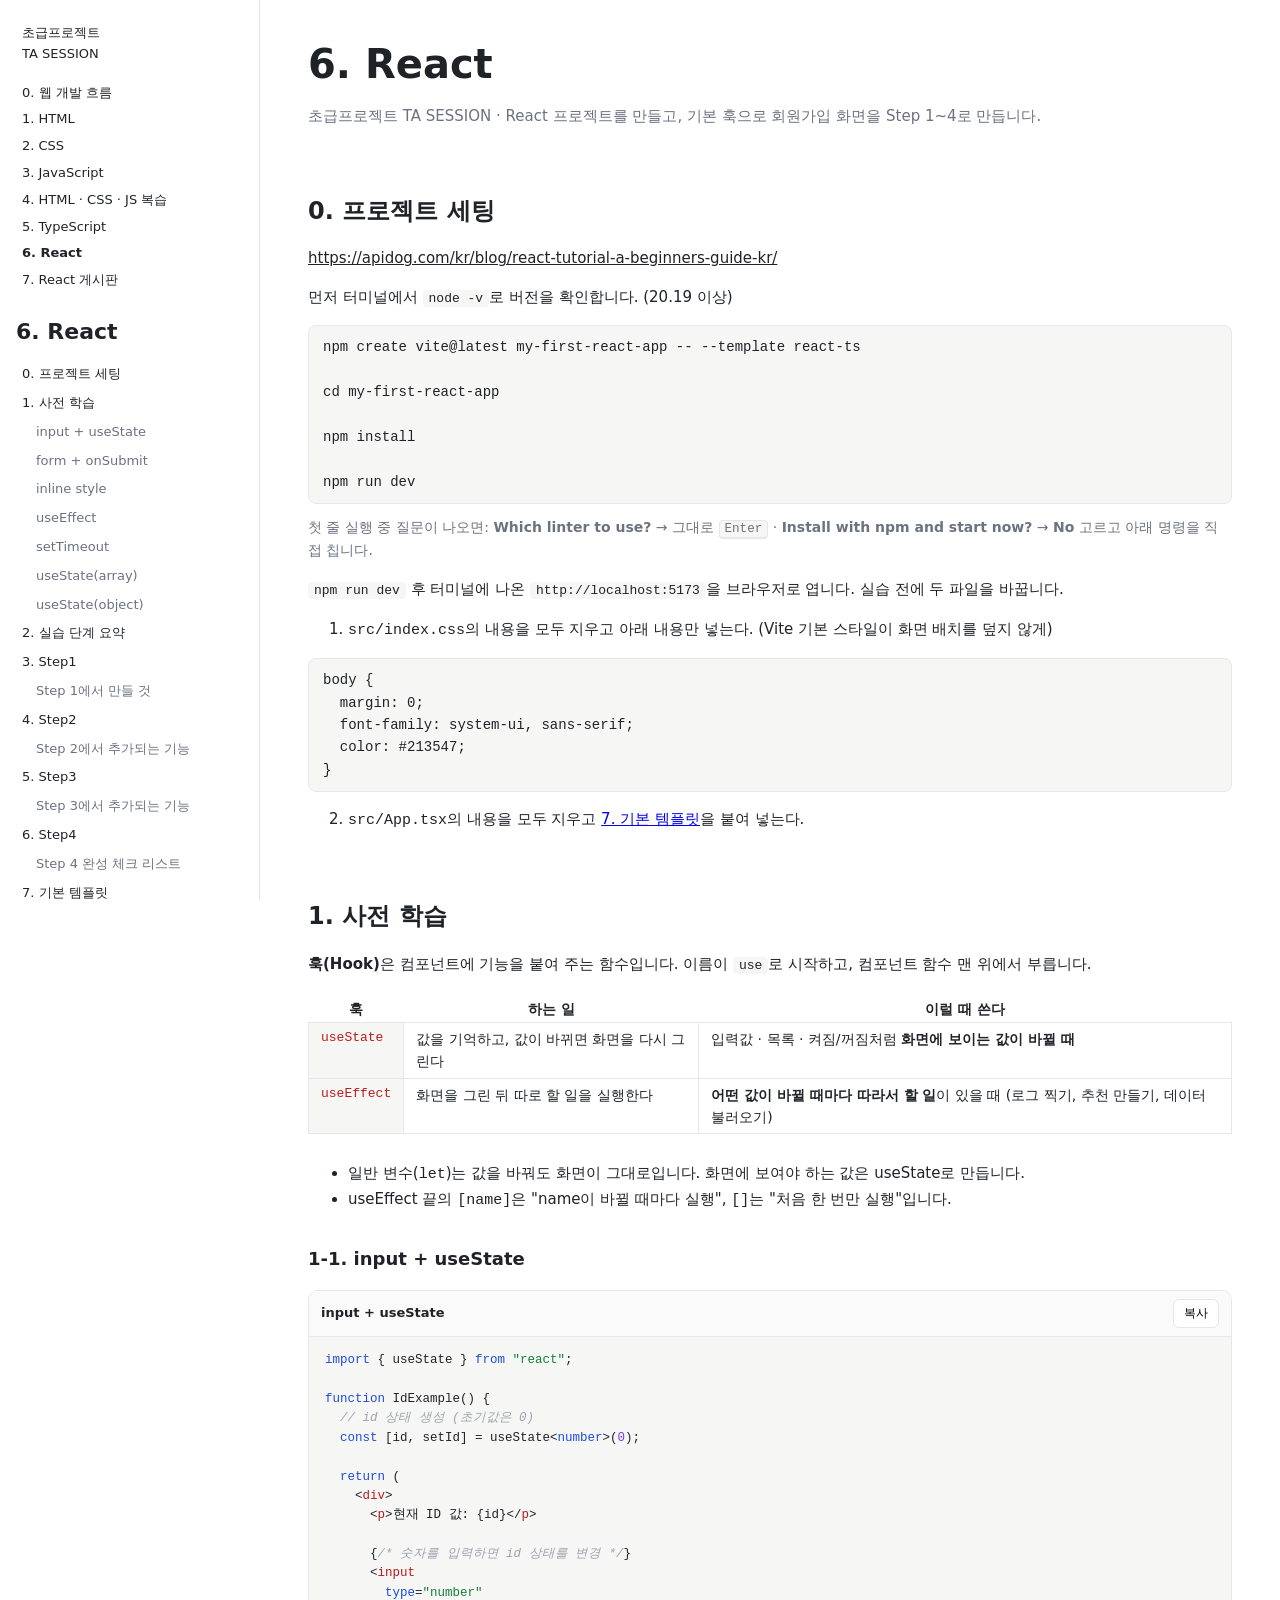
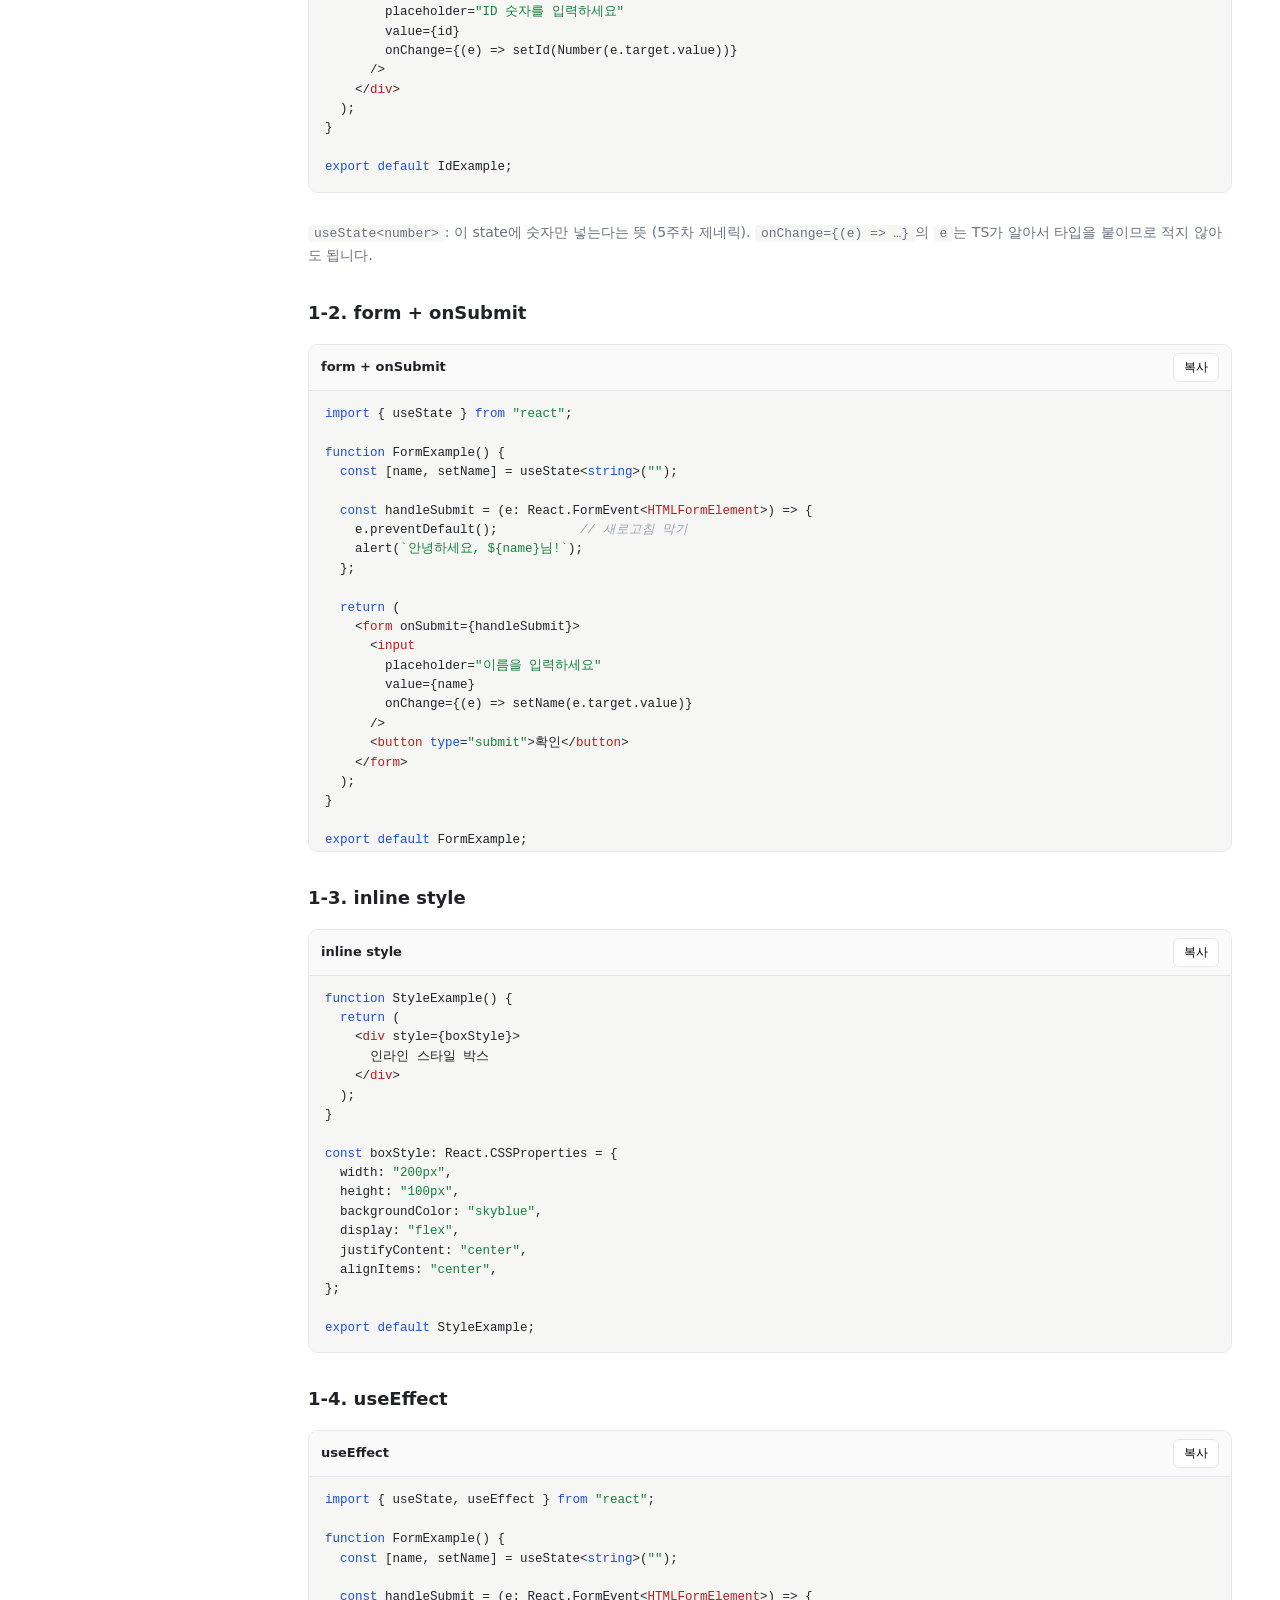
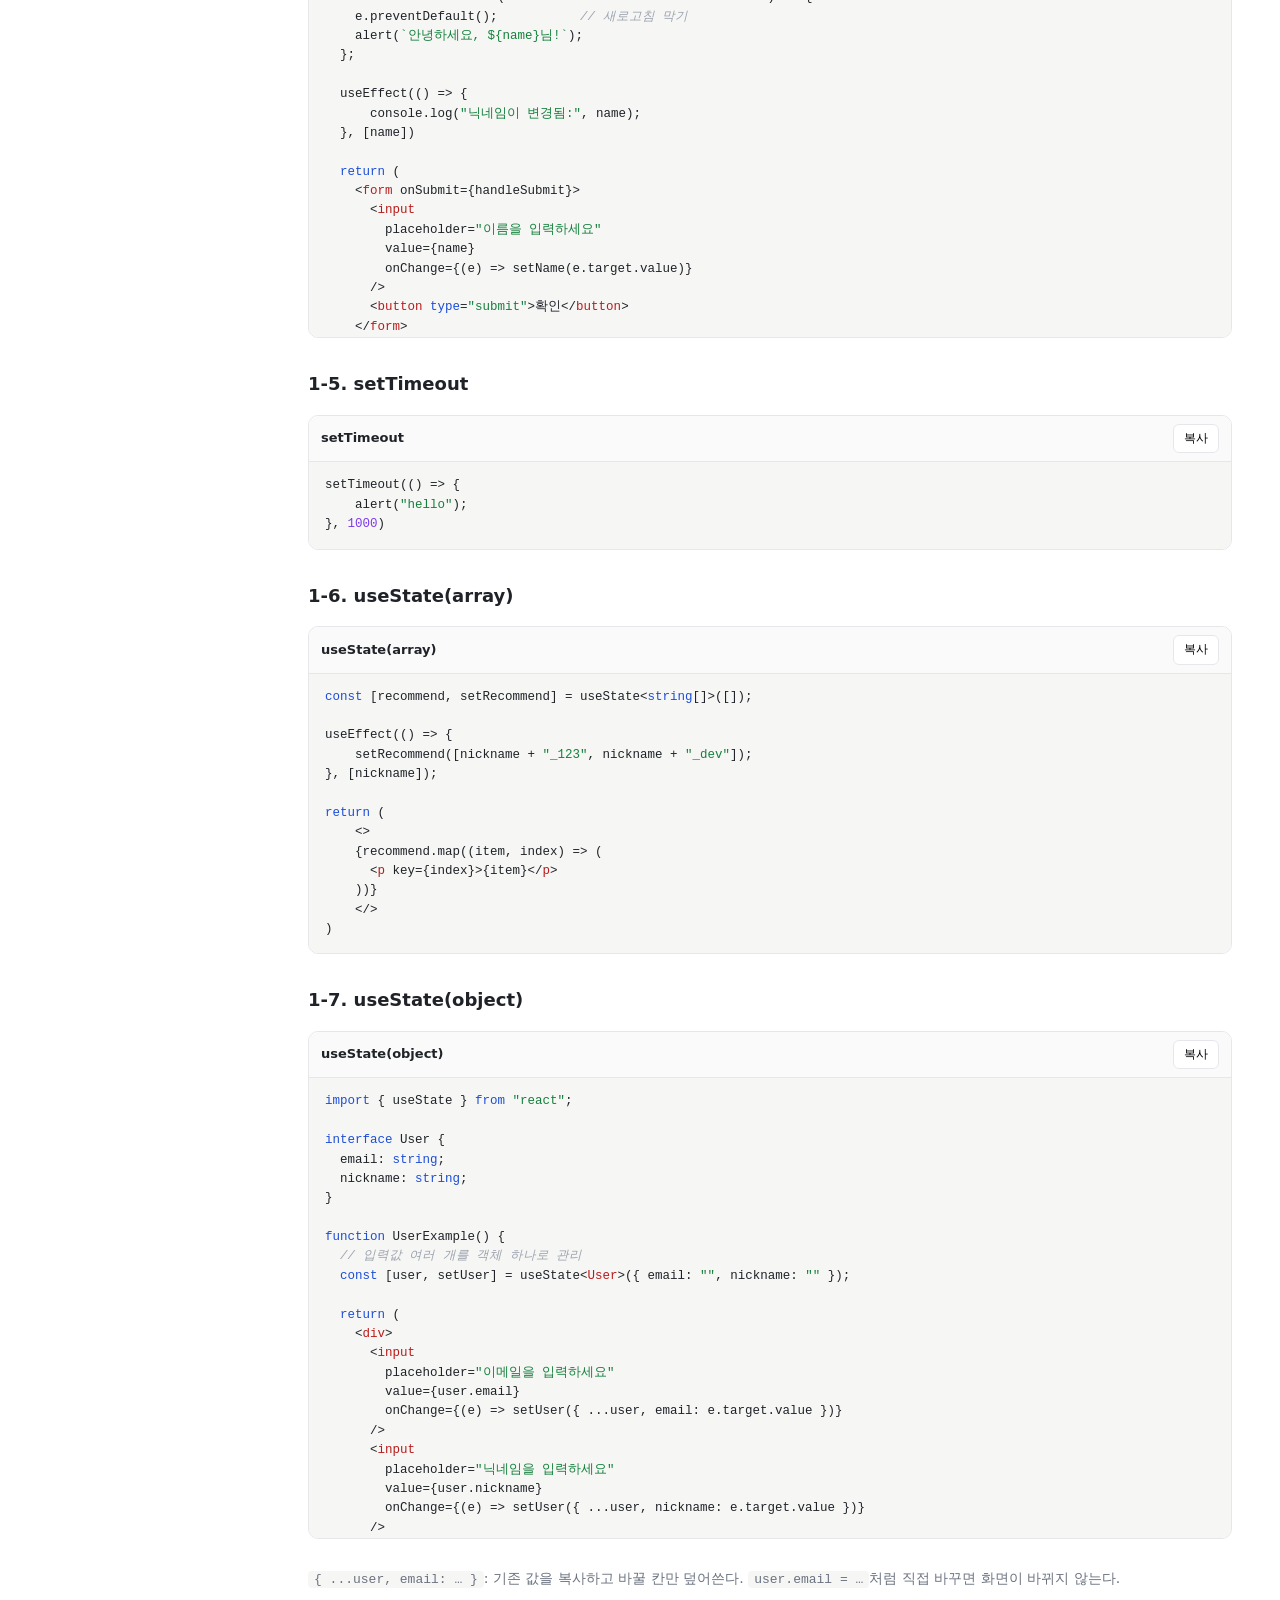
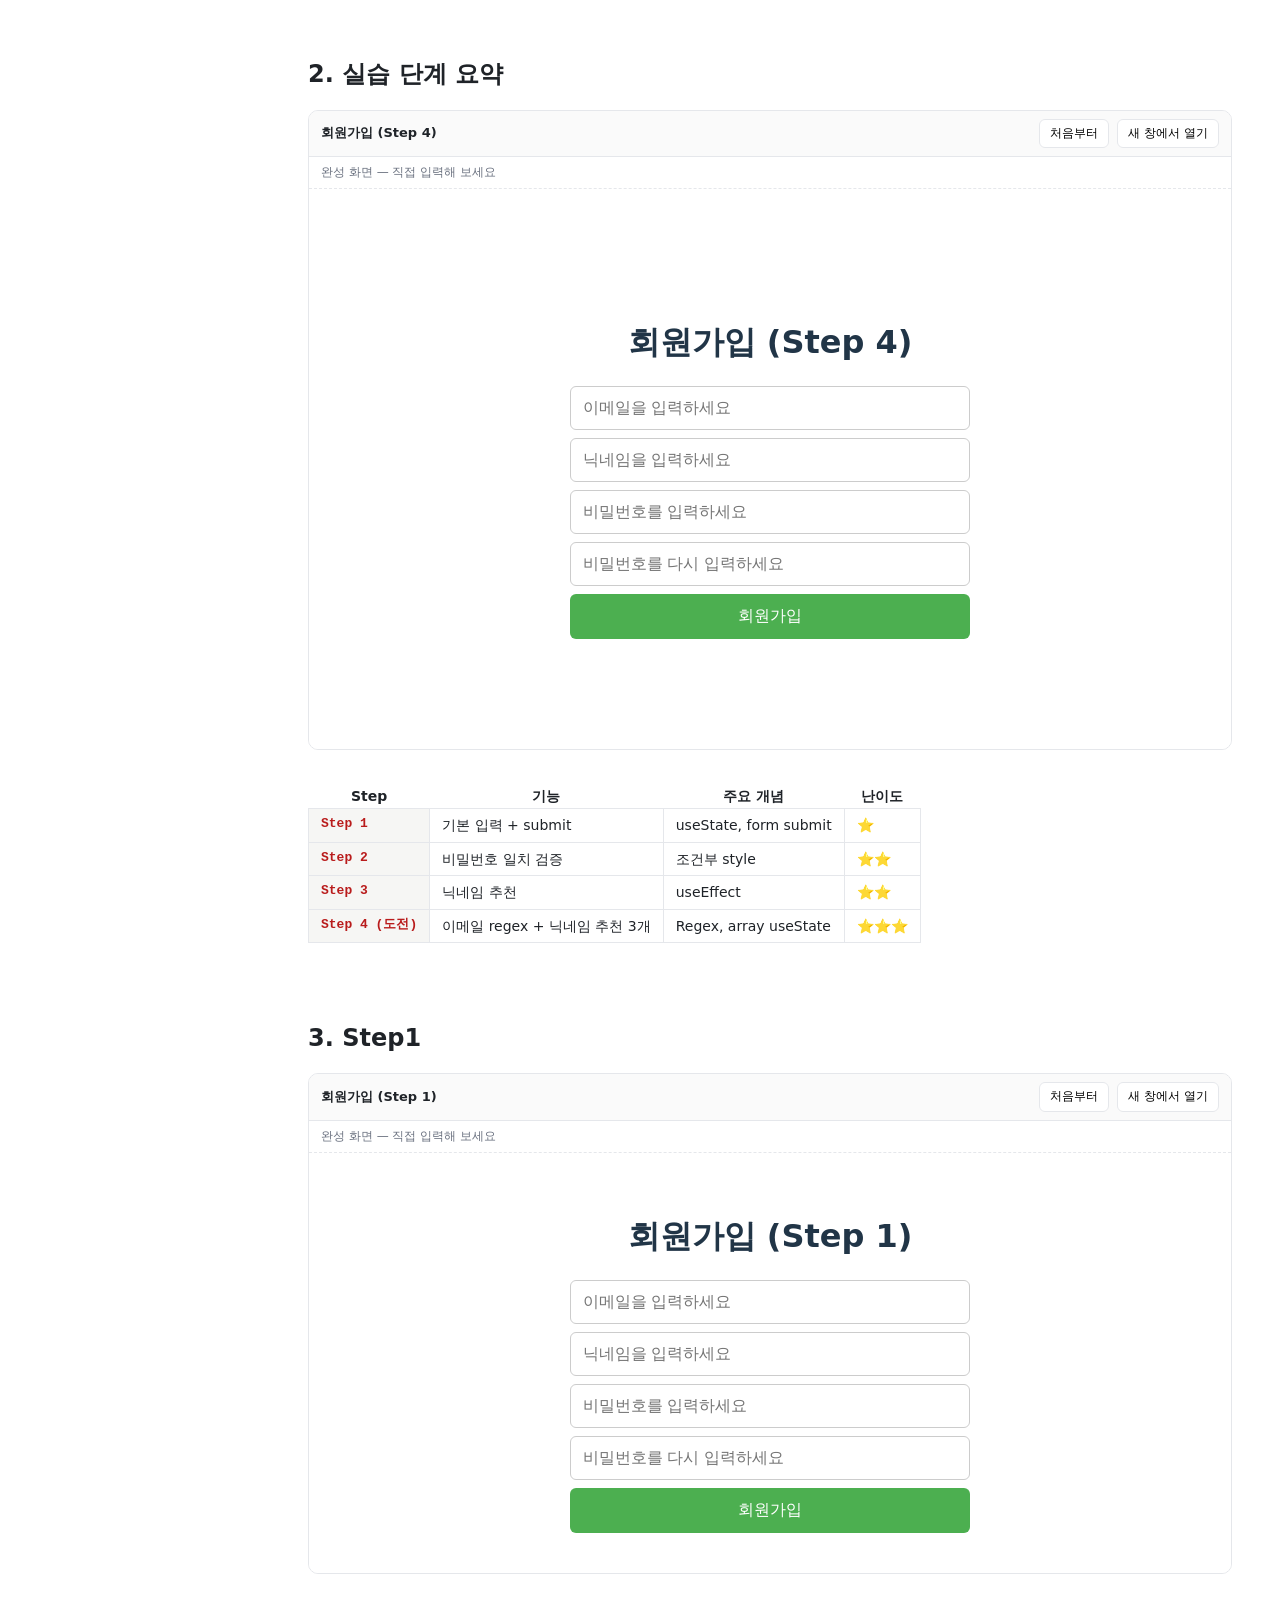
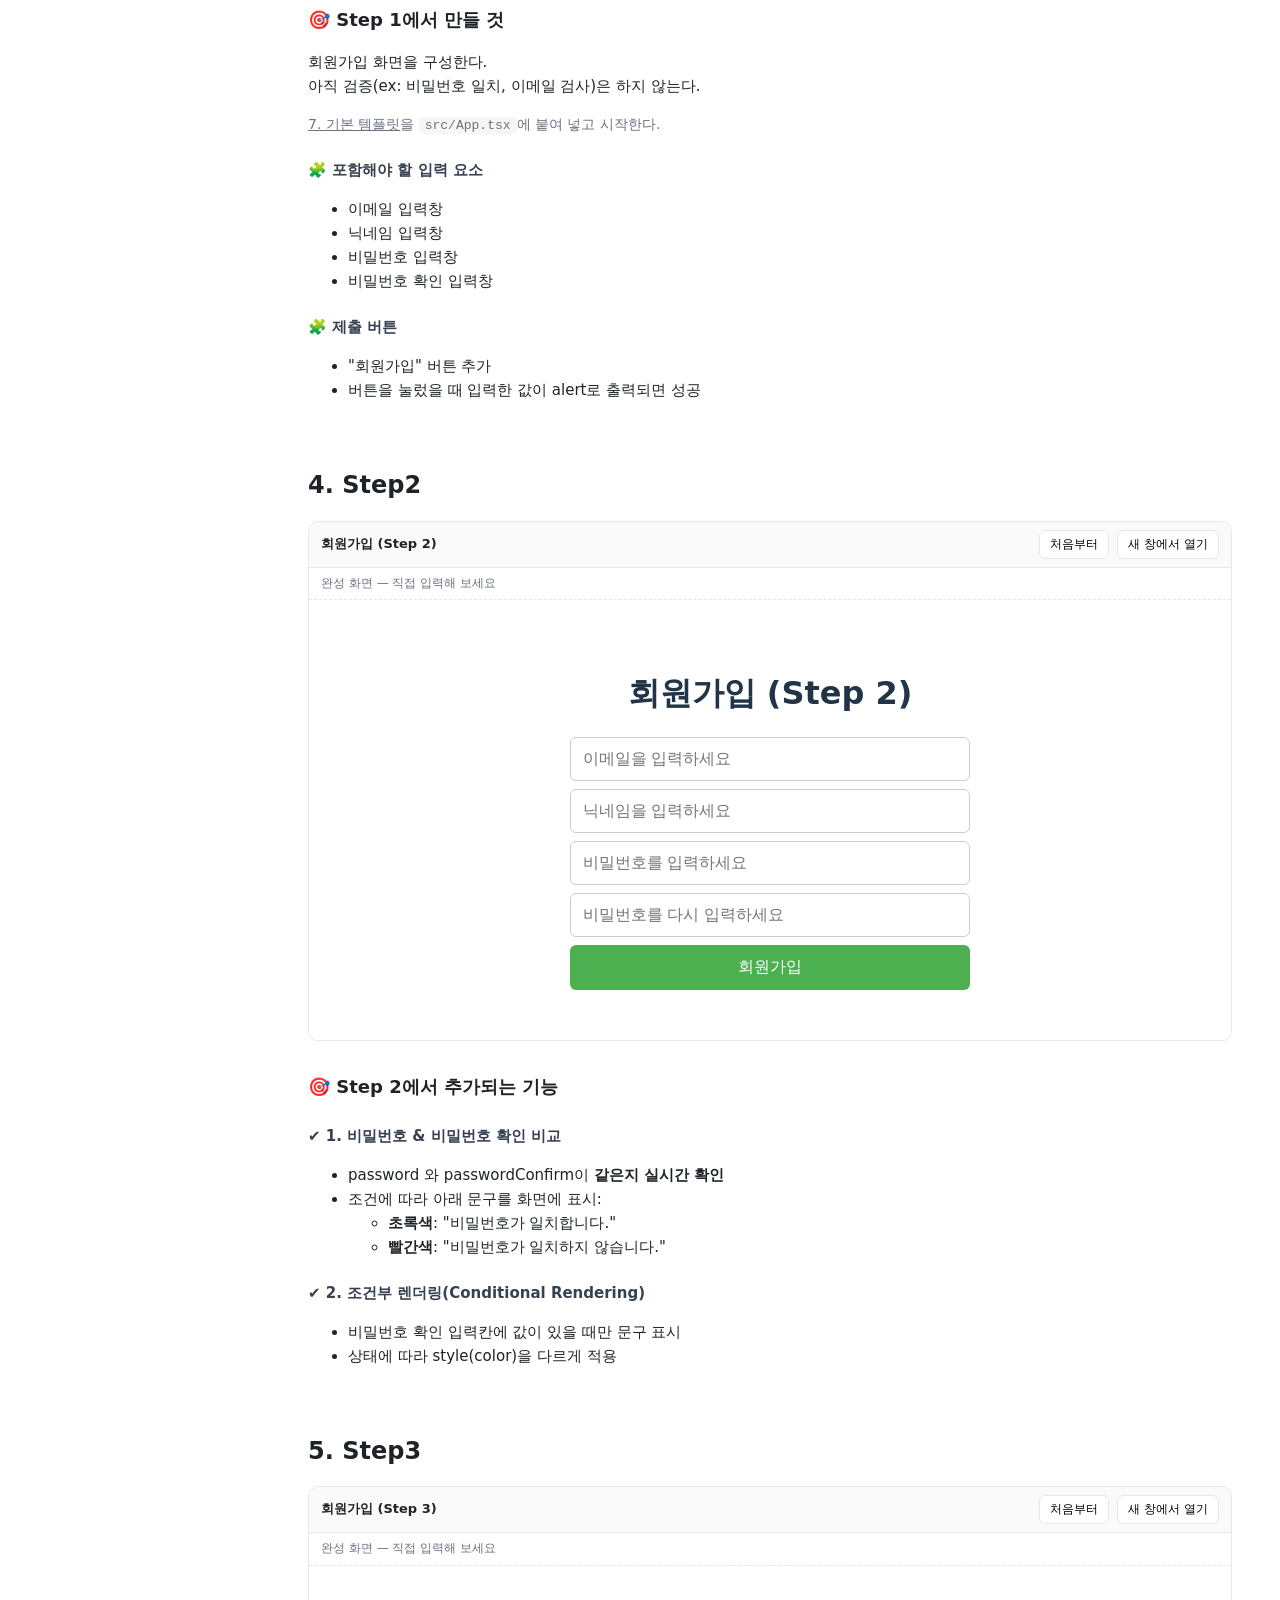
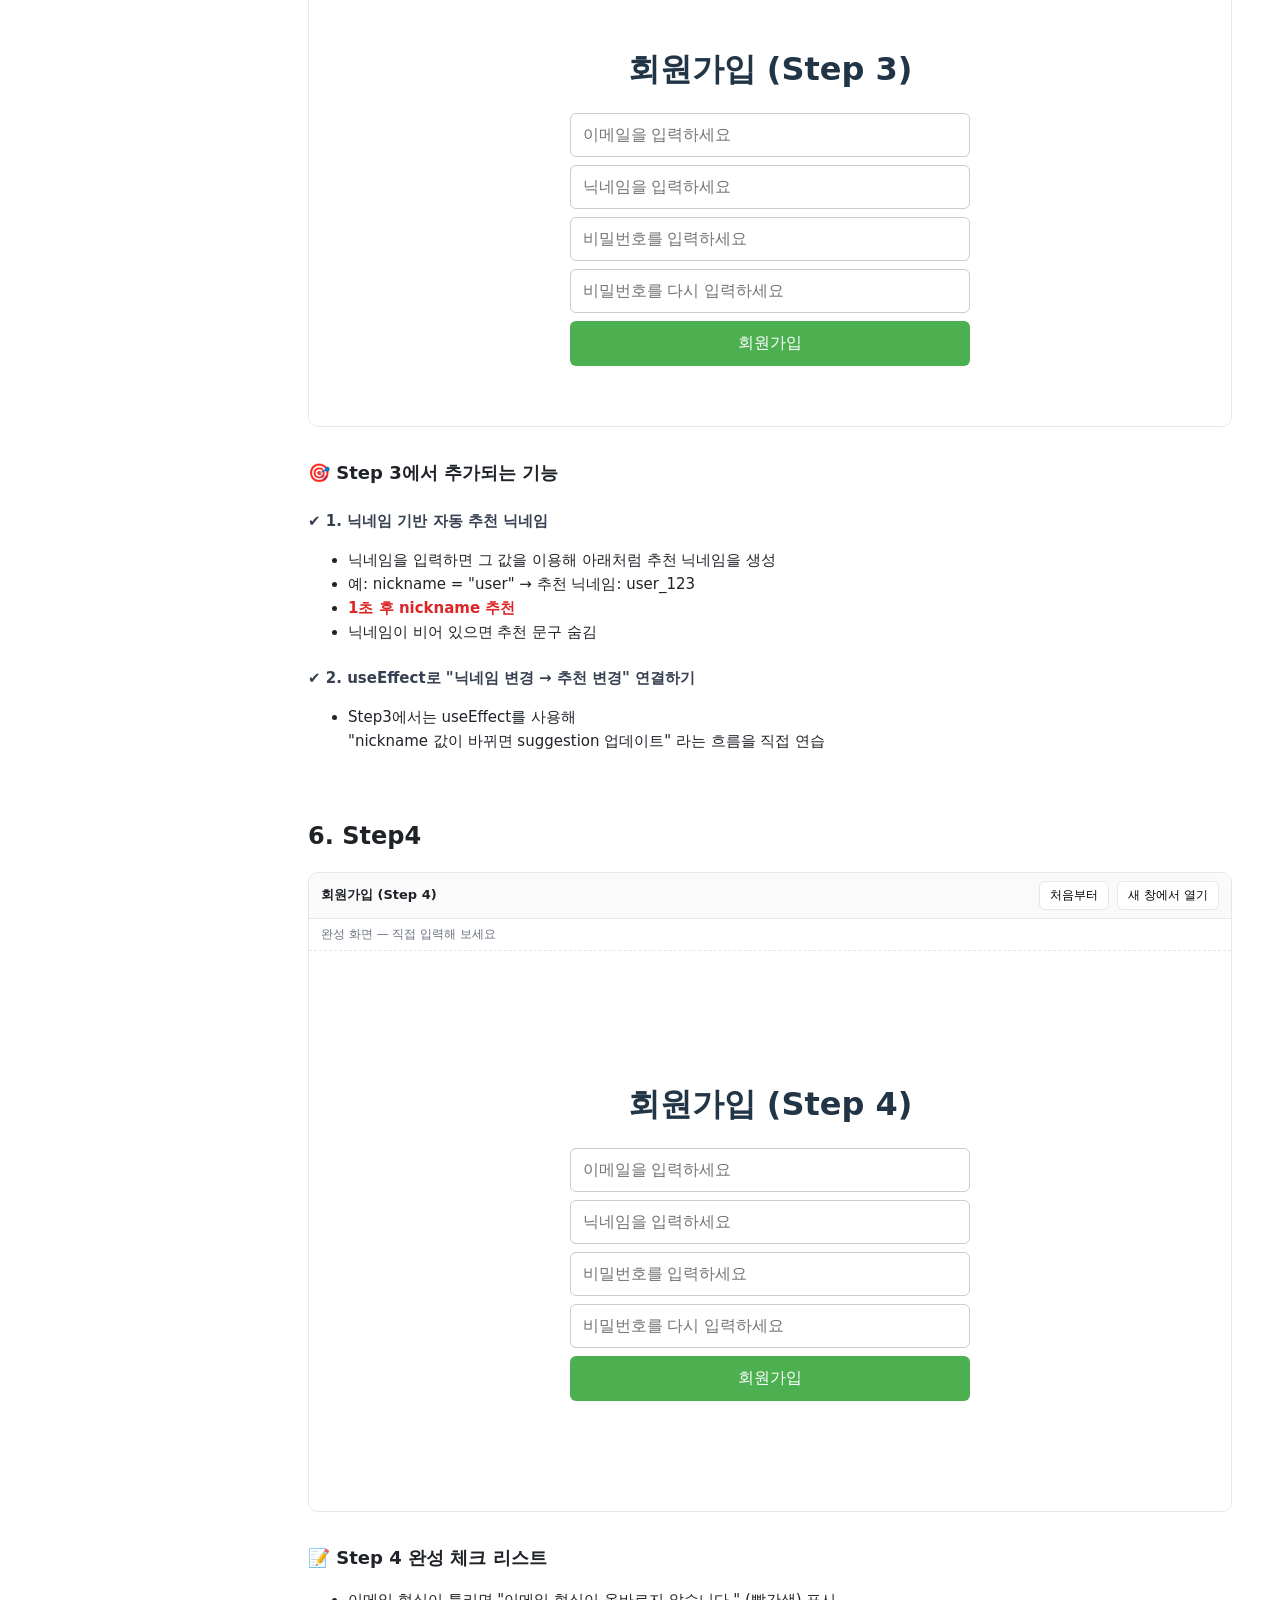
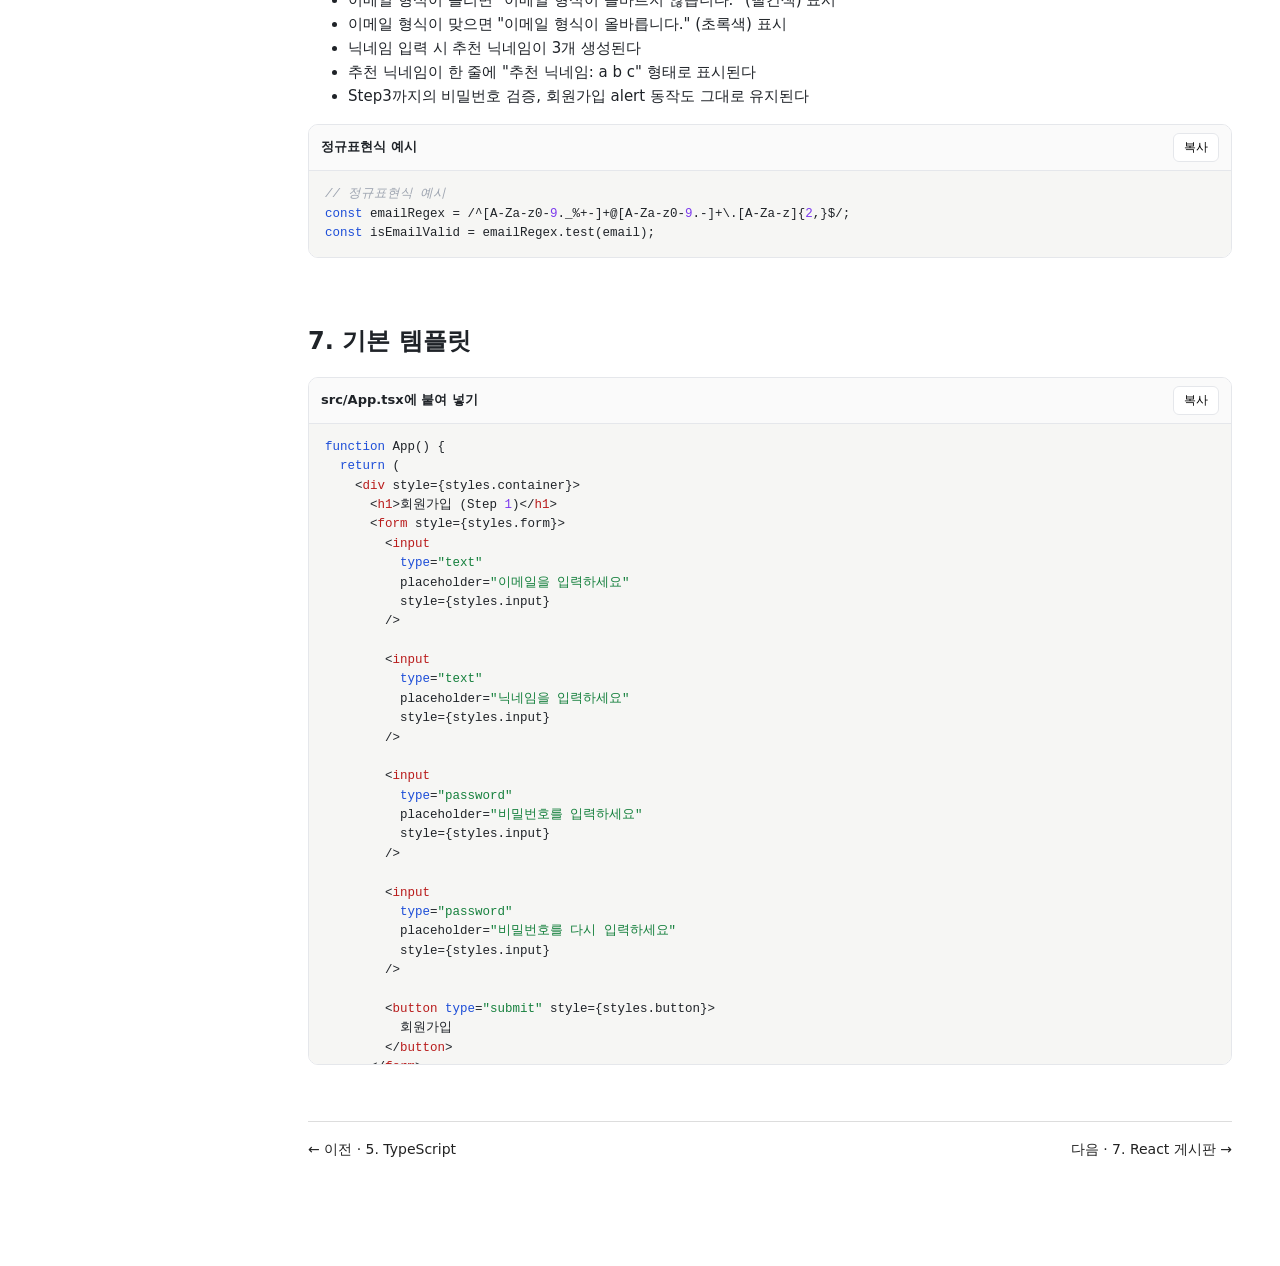
<file: 6-React.html>
<!DOCTYPE html>
<html lang="ko">
<head>
<meta charset="UTF-8" />
<meta name="viewport" content="width=device-width, initial-scale=1" />
<meta name="description" content="초급프로젝트 TA SESSION — Vite로 React 프로젝트를 만들고, useState · useEffect 같은 기본 훅으로 회원가입 화면을 단계별로 만듭니다.">
<title>6. React — 초급프로젝트 TA SESSION</title>
<link rel="stylesheet" href="session.css">
<style>
  :root {
    --bg: #ffffff; --fg: #1f2328; --muted: #6b7280; --line: #e5e7eb;
    --code-bg: #f6f6f4; --accent: #2563eb; --pane: #fafafa;
    --tag: #b91c1c; --attr: #7c3aed; --str: #15803d; --cmt: #9ca3af; --kw: #1d4ed8;
  }
  * { box-sizing: border-box; }
  html { scroll-behavior: smooth; }
  body {
    margin: 0; background: var(--bg); color: var(--fg);
    font-family: system-ui, -apple-system, "Segoe UI", Roboto, "Apple SD Gothic Neo", "Noto Sans KR", sans-serif;
    font-size: 15px; line-height: 1.6;
  }
  .layout { display: grid; grid-template-columns: 260px minmax(0, 1fr); min-height: 100vh; }
  nav.toc {
    position: sticky; top: 0; height: 100vh; overflow: auto;
    border-right: 1px solid var(--line); padding: 20px 16px; font-size: 13px;
  }
  nav.toc h1 { font-size: 22px; margin: 0 0 12px; }
  nav.toc ol { list-style: none; padding: 0; margin: 0; }
  nav.toc li { margin: 2px 0; }
  nav.toc li ol { padding-left: 14px; }
  nav.toc a { color: var(--fg); text-decoration: none; display: block; padding: 3px 6px; border-radius: 4px; }
  nav.toc a:hover { background: var(--code-bg); }
  nav.toc a.sub { color: var(--muted); }
  main { padding: 32px 48px 120px; max-width: 1400px; }
  h1.title { font-size: 40px; margin: 0 0 8px; }
  .subtitle { color: var(--muted); margin: 0 0 40px; }
  h2 { font-size: 24px; margin: 56px 0 16px; padding-top: 8px; }
  h3 { font-size: 18px; margin: 32px 0 10px; }
  h4 { font-size: 15px; margin: 22px 0 8px; color: #374151; }
  p.note { color: var(--muted); font-size: 14px; margin: 8px 0 16px; }

  /* 정리 표 */
  table.ref { border-collapse: collapse; font-size: 14px; margin: 6px 0 12px; }
  table.ref td { border: 1px solid var(--line); padding: 5px 12px; vertical-align: top; }
  table.ref td:first-child { font-family: ui-monospace, SFMono-Regular, Menlo, Consolas, monospace; font-size: 13px; white-space: nowrap; background: var(--code-bg); color: var(--tag); }

  /* 코드 + 실행 결과 */
  .demo { border: 1px solid var(--line); border-radius: 10px; overflow: hidden; margin: 16px 0 28px; background: var(--bg); }
  .demo .bar { display: flex; align-items: center; gap: 8px; padding: 8px 12px; border-bottom: 1px solid var(--line); background: var(--pane); font-size: 13px; }
  .demo .bar .name { font-weight: 600; margin-right: auto; }
  .demo .bar .file { font-size: 12px; color: var(--muted); background: transparent; }
  .demo .bar button { font: inherit; font-size: 12px; padding: 4px 10px; border: 1px solid var(--line); border-radius: 6px; background: #fff; cursor: pointer; }
  .demo .bar button:hover { border-color: var(--accent); color: var(--accent); }
  .demo .panes { display: grid; grid-template-columns: 1fr 1fr; }
  .demo .panes > div { min-width: 0; }
  .demo .code { background: var(--code-bg); border-right: 1px solid var(--line); }
  .demo .code pre { margin: 0; padding: 14px 16px; overflow: auto; max-height: var(--h, 460px); font: 12.5px/1.55 ui-monospace, SFMono-Regular, Menlo, Consolas, monospace; tab-size: 2; }
  .demo .result { display: flex; flex-direction: column; }
  .demo .result .label { font-size: 12px; color: var(--muted); padding: 6px 12px; border-bottom: 1px dashed var(--line); }
  .demo iframe { border: 0; width: 100%; height: var(--frame-h, var(--h, 460px)); background: #fff; flex: 0 0 auto; }
  .demo .panes:has(> .result:only-child) { grid-template-columns: 1fr; }
  .demo.tall { --h: 640px; }
  .demo.short { --h: 260px; }
  .demo.stack .panes { grid-template-columns: 1fr; }
  .demo.stack iframe { flex: 0 0 auto; height: max(760px, 85vh); }
  .demo.stack .code { border-right: 0; border-top: 1px solid var(--line); }
  .demo.stack .code pre { max-height: 520px; }
  .demo.stack details > summary { cursor: pointer; padding: 10px 14px; font-size: 13px; color: var(--muted); background: var(--pane); user-select: none; }
  .demo.stack details > summary:hover { color: var(--accent); }
  @media (max-width: 1000px) {
    .layout { grid-template-columns: 1fr; }
    nav.toc { position: static; height: auto; border-right: 0; border-bottom: 1px solid var(--line); }
    main { padding: 24px 20px 80px; }
    .demo .panes { grid-template-columns: 1fr; }
    .demo .code { border-right: 0; border-bottom: 1px solid var(--line); }
  }
  /* 문법 색 */
  .t { color: var(--tag); } .a { color: var(--attr); } .s { color: var(--str); } .c { color: var(--cmt); font-style: italic; } .k { color: var(--kw); } .n { color: var(--attr); }
  textarea.src, textarea.run, textarea.tsc { display: none; }

  /* 다이어그램 */
  .diagram { margin: 12px 0 8px; max-width: 720px; }
  .diagram svg { width: 100%; height: auto; }
  .demo.code-only .code { border-right: 0; }
  .demo.code-only .panes { grid-template-columns: 1fr; }
</style>
<style>
  main { min-width: 0; }
  .demo .bar { flex-wrap: wrap; }
  .demo .bar button:hover { border-color: #333; color: #333; }
  .demo .bar button[aria-pressed="true"] { background: #ececec; border-color: #888; }
  .demo .bar .name { flex: 1 0 180px; }
  .demo.resizable iframe { flex: 0 0 auto; width: 100%; max-width: 100%; height: var(--frame-h, var(--h, 360px)); align-self: flex-start; }
  .demo.resizable .result { background: #f0f0f0; }
  .demo.resizable .result .label { background: #fff; }
  .ref-wrap { overflow-x: auto; }
  table.ref.cols3 td:first-child { font-family: inherit; font-size: 14px; color: var(--muted); background: transparent; white-space: nowrap; }
  table.ref.cols3 td:nth-child(2) { font-family: ui-monospace, SFMono-Regular, Menlo, Consolas, monospace; font-size: 13px; white-space: nowrap; background: var(--code-bg); color: var(--tag); }
  pre.rule { background: var(--code-bg); border: 1px solid var(--line); border-radius: 8px; padding: 10px 14px; font-size: 14px; margin: 8px 0 12px; overflow-x: auto; }
  figure.shot { margin: 12px 0 16px; }
  figure.shot img { display: block; width: min(100%, 220px); height: auto; border-radius: 12px; border: 1px solid var(--line); }
  figure.shot figcaption { margin-top: 6px; font-size: 13px; color: var(--muted); }
  kbd { font-family: ui-monospace, SFMono-Regular, Menlo, monospace; font-size: 0.9em; padding: 1px 5px; border: 1px solid var(--line); border-bottom-width: 2px; border-radius: 4px; background: var(--code-bg); }
  ul.plain { padding-left: 18px; margin: 6px 0 14px; }
  ul.plain li { margin: 3px 0; }
  ul.plain code, p code { background: var(--code-bg); padding: 1px 6px; border-radius: 4px; font-size: 13px; }
  main > p a, main > details a { color: inherit; }
  details.extra { margin: 12px 0 24px; }
  details.extra > summary { cursor: pointer; }
  /* JS: 콘솔 패널 · ▶ 실행(data-manual) */
  .demo .console { flex: 1 1 auto; border-top: 1px solid var(--line); background: #fff; }
  .demo .console .lines { max-height: var(--console-h, 320px); overflow: auto; font: 12.5px/1.55 ui-monospace, SFMono-Regular, Menlo, Consolas, monospace; }
  .demo .console .line { display: flex; gap: 12px; min-height: calc(1.55em + 6px); padding: 3px 12px; border-bottom: 1px solid #f0f0f0; white-space: pre-wrap; overflow-wrap: anywhere; }
  .demo .console .line .where { margin-left: auto; color: var(--muted); font-size: 12px; white-space: nowrap; }
  .demo .console .line.warn { background: #fffbeb; color: #92400e; border-bottom-color: #fde68a; }
  .demo .console .line.error { background: #fef2f2; color: #b91c1c; border-bottom-color: #fecaca; }
  .demo .console .empty { padding: 6px 12px; font-size: 12px; color: var(--cmt); }
  .demo.console-only .console { border-top: 0; }
  .demo.console-only .console .lines { max-height: var(--console-h, var(--h, 460px)); }
  .demo .run-gate { display: flex; flex-direction: column; align-items: center; justify-content: center; gap: 8px; height: var(--frame-h, var(--h, 460px)); background: var(--pane); font-size: 13px; color: var(--muted); }
  .demo.stack .run-gate { height: max(760px, 85vh); }
  .demo.stack.resizable .run-gate { height: var(--frame-h, var(--h, 360px)); }
  .demo .run-gate button { font: inherit; padding: 6px 16px; border: 1px solid var(--line); border-radius: 6px; background: #fff; color: var(--fg); cursor: pointer; }
  .demo .run-gate button:hover { border-color: #333; color: #333; }
  .demo .run-gate[hidden] { display: none; }
  @media print {
    .layout { display: block; }
    nav.toc, .demo .bar button { display: none; }
    main { padding: 0; max-width: none; }
    .demo .code pre { max-height: none; white-space: pre-wrap; overflow-wrap: anywhere; }
    h2, h3 { break-after: avoid; }
    .demo .console .lines { max-height: none; overflow: visible; }
    .demo .run-gate { height: auto; padding: 12px; }
    .demo .run-gate button { display: none; }
  }
  /* TS 데모: 타입 검사 상자 · 오류 줄 빨간 물결 */
  .demo .console.tsc { flex: 0 0 auto; border-top: 1px solid var(--line); }
  .demo .console.tsc .label { font-size: 12px; color: var(--muted); padding: 6px 12px; border-bottom: 1px dashed var(--line); }
  .demo .console.tsc .line.ok { background: #f0fdf4; color: #15803d; }
  .demo .console.tsc .line .body { display: flex; flex-direction: column; gap: 2px; min-width: 0; }
  .demo .console.tsc .line .body code { color: #7f1d1d; background: transparent; padding: 0; font-weight: 600; }
  .demo.console-only .console.tsc + .console { border-top: 1px solid var(--line); }
  .demo .console.tsc .line .body .en { color: #9a6b6b; font-size: 11.5px; }
  .demo .code .ts-bad { text-decoration: underline wavy #dc2626; text-decoration-thickness: 1.5px; text-underline-offset: 3px; }
</style>
</head>
<body>
<div class="layout">
<nav class="toc" aria-label="자료 목차">
  <a class="session-brand" href="index.html">초급프로젝트<br>TA SESSION</a>
  <div class="session-nav">
    <a href="0-web-flow.html">0. 웹 개발 흐름</a>
    <a href="1-HTML.html">1. HTML</a>
    <a href="2-CSS.html">2. CSS</a>
    <a href="3-JS.html">3. JavaScript</a>
    <a href="4-review.html">4. HTML · CSS · JS 복습</a>
    <a href="5-TS.html">5. TypeScript</a>
    <a href="6-React.html" aria-current="page">6. React</a>
    <a href="7-Board.html">7. React 게시판</a>
  </div>
  <h1>6. React</h1>
  <ol>
    <li><a href="#s0">0. 프로젝트 세팅</a></li>
    <li><a href="#s1">1. 사전 학습</a><ol>
      <li><a class="sub" href="#s1-1">input + useState</a></li>
      <li><a class="sub" href="#s1-2">form + onSubmit</a></li>
      <li><a class="sub" href="#s1-3">inline style</a></li>
      <li><a class="sub" href="#s1-4">useEffect</a></li>
      <li><a class="sub" href="#s1-5">setTimeout</a></li>
      <li><a class="sub" href="#s1-6">useState(array)</a></li>
      <li><a class="sub" href="#s1-7">useState(object)</a></li>
    </ol></li>
    <li><a href="#s2">2. 실습 단계 요약</a></li>
    <li><a href="#s3">3. Step1</a><ol>
      <li><a class="sub" href="#s3-1">Step 1에서 만들 것</a></li>
    </ol></li>
    <li><a href="#s4">4. Step2</a><ol>
      <li><a class="sub" href="#s4-1">Step 2에서 추가되는 기능</a></li>
    </ol></li>
    <li><a href="#s5">5. Step3</a><ol>
      <li><a class="sub" href="#s5-1">Step 3에서 추가되는 기능</a></li>
    </ol></li>
    <li><a href="#s6">6. Step4</a><ol>
      <li><a class="sub" href="#s6-1">Step 4 완성 체크 리스트</a></li>
    </ol></li>
    <li><a href="#s7">7. 기본 템플릿</a></li>
  </ol>
</nav>
<main>
<h1 class="title">6. React</h1>
<p class="subtitle">초급프로젝트 TA SESSION · React 프로젝트를 만들고, 기본 훅으로 회원가입 화면을 Step 1~4로 만듭니다.</p>

<h2 id="s0">0. 프로젝트 세팅</h2>
<p><a href="https://apidog.com/kr/blog/react-tutorial-a-beginners-guide-kr/" target="_blank" rel="noopener noreferrer">https://apidog.com/kr/blog/react-tutorial-a-beginners-guide-kr/</a></p>
<p>먼저 터미널에서 <code>node -v</code>로 버전을 확인합니다. (20.19 이상)</p>
<pre class="rule"><code>npm create vite@latest my-first-react-app -- --template react-ts

cd my-first-react-app

npm install

npm run dev</code></pre>
<p class="note">첫 줄 실행 중 질문이 나오면: <b>Which linter to use?</b> → 그대로 <kbd>Enter</kbd> · <b>Install with npm and start now?</b> → <b>No</b> 고르고 아래 명령을 직접 칩니다.</p>
<p><code>npm run dev</code> 후 터미널에 나온 <code>http://localhost:5173</code>을 브라우저로 엽니다. 실습 전에 두 파일을 바꿉니다.</p>
<ol>
  <li><code>src/index.css</code>의 내용을 모두 지우고 아래 내용만 넣는다. (Vite 기본 스타일이 화면 배치를 덮지 않게)</li>
</ol>
<pre class="rule"><code>body {
  margin: 0;
  font-family: system-ui, sans-serif;
  color: #213547;
}</code></pre>
<ol start="2">
  <li><code>src/App.tsx</code>의 내용을 모두 지우고 <a href="#s7">7. 기본 템플릿</a>을 붙여 넣는다.</li>
</ol>

<h2 id="s1">1. 사전 학습</h2>
<p><b>훅(Hook)</b>은 컴포넌트에 기능을 붙여 주는 함수입니다. 이름이 <code>use</code>로 시작하고, 컴포넌트 함수 맨 위에서 부릅니다.</p>
<div class="ref-wrap"><table class="ref"><thead>
<tr><th>훅</th><th>하는 일</th><th>이럴 때 쓴다</th></tr>
</thead><tbody>
<tr><td>useState</td><td>값을 기억하고, 값이 바뀌면 화면을 다시 그린다</td><td>입력값 · 목록 · 켜짐/꺼짐처럼 <b>화면에 보이는 값이 바뀔 때</b></td></tr>
<tr><td>useEffect</td><td>화면을 그린 뒤 따로 할 일을 실행한다</td><td><b>어떤 값이 바뀔 때마다 따라서 할 일</b>이 있을 때 (로그 찍기, 추천 만들기, 데이터 불러오기)</td></tr>
</tbody></table></div>
<ul>
  <li>일반 변수(<code>let</code>)는 값을 바꿔도 화면이 그대로입니다. 화면에 보여야 하는 값은 useState로 만듭니다.</li>
  <li>useEffect 끝의 <code>[name]</code>은 "name이 바뀔 때마다 실행", <code>[]</code>는 "처음 한 번만 실행"입니다.</li>
</ul>

<h3 id="s1-1">1-1. input + useState</h3>
<div class="demo" data-code-only data-name="input + useState">
<textarea class="src" data-lang="tsx" data-file="chap1-1-id.tsx">import { useState } from "react";

function IdExample() {
  // id 상태 생성 (초기값은 0)
  const [id, setId] = useState&lt;number&gt;(0);

  return (
    &lt;div&gt;
      &lt;p&gt;현재 ID 값: {id}&lt;/p&gt;

      {/* 숫자를 입력하면 id 상태를 변경 */}
      &lt;input
        type="number"
        placeholder="ID 숫자를 입력하세요"
        value={id}
        onChange={(e) =&gt; setId(Number(e.target.value))}
      /&gt;
    &lt;/div&gt;
  );
}

export default IdExample;</textarea>
</div>
<p class="note"><code>useState&lt;number&gt;</code>: 이 state에 숫자만 넣는다는 뜻 (5주차 제네릭). <code>onChange={(e) =&gt; …}</code>의 <code>e</code>는 TS가 알아서 타입을 붙이므로 적지 않아도 됩니다.</p>

<h3 id="s1-2">1-2. form + onSubmit</h3>
<div class="demo" data-code-only data-name="form + onSubmit">
<textarea class="src" data-lang="tsx" data-file="chap1-2-form.tsx">import { useState } from "react";

function FormExample() {
  const [name, setName] = useState&lt;string&gt;("");

  const handleSubmit = (e: React.FormEvent&lt;HTMLFormElement&gt;) =&gt; {
    e.preventDefault();           // 새로고침 막기
    alert(`안녕하세요, ${name}님!`);
  };

  return (
    &lt;form onSubmit={handleSubmit}&gt;
      &lt;input
        placeholder="이름을 입력하세요"
        value={name}
        onChange={(e) =&gt; setName(e.target.value)}
      /&gt;
      &lt;button type="submit"&gt;확인&lt;/button&gt;
    &lt;/form&gt;
  );
}

export default FormExample;</textarea>
</div>

<h3 id="s1-3">1-3. inline style</h3>
<div class="demo" data-code-only data-name="inline style">
<textarea class="src" data-lang="tsx" data-file="chap1-3-style.tsx">function StyleExample() {
  return (
    &lt;div style={boxStyle}&gt;
      인라인 스타일 박스
    &lt;/div&gt;
  );
}

const boxStyle: React.CSSProperties = {
  width: "200px",
  height: "100px",
  backgroundColor: "skyblue",
  display: "flex",
  justifyContent: "center",
  alignItems: "center",
};

export default StyleExample;</textarea>
</div>

<h3 id="s1-4">1-4. useEffect</h3>
<div class="demo" data-code-only data-name="useEffect">
<textarea class="src" data-lang="tsx" data-file="chap1-4-effect.tsx">import { useState, useEffect } from "react";

function FormExample() {
  const [name, setName] = useState&lt;string&gt;("");

  const handleSubmit = (e: React.FormEvent&lt;HTMLFormElement&gt;) =&gt; {
    e.preventDefault();           // 새로고침 막기
    alert(`안녕하세요, ${name}님!`);
  };

  useEffect(() =&gt; {
      console.log("닉네임이 변경됨:", name);
  }, [name])

  return (
    &lt;form onSubmit={handleSubmit}&gt;
      &lt;input
        placeholder="이름을 입력하세요"
        value={name}
        onChange={(e) =&gt; setName(e.target.value)}
      /&gt;
      &lt;button type="submit"&gt;확인&lt;/button&gt;
    &lt;/form&gt;
  );
}

export default FormExample;</textarea>
</div>

<h3 id="s1-5">1-5. setTimeout</h3>
<div class="demo" data-code-only data-name="setTimeout">
<textarea class="src" data-lang="tsx" data-file="chap1-5-timeout.tsx">setTimeout(() =&gt; {
    alert("hello");
}, 1000)</textarea>
</div>

<h3 id="s1-6">1-6. useState(array)</h3>
<div class="demo" data-code-only data-name="useState(array)">
<textarea class="src" data-lang="tsx" data-file="chap1-6-array.tsx">const [recommend, setRecommend] = useState&lt;string[]&gt;([]);

useEffect(() =&gt; {
    setRecommend([nickname + "_123", nickname + "_dev"]);
}, [nickname]);

return (
    &lt;&gt;
    {recommend.map((item, index) =&gt; (
      &lt;p key={index}&gt;{item}&lt;/p&gt;
    ))}
    &lt;/&gt;
)</textarea>
</div>

<h3 id="s1-7">1-7. useState(object)</h3>
<div class="demo" data-code-only data-name="useState(object)">
<textarea class="src" data-lang="tsx" data-file="chap1-7-object.tsx">import { useState } from "react";

interface User {
  email: string;
  nickname: string;
}

function UserExample() {
  // 입력값 여러 개를 객체 하나로 관리
  const [user, setUser] = useState&lt;User&gt;({ email: "", nickname: "" });

  return (
    &lt;div&gt;
      &lt;input
        placeholder="이메일을 입력하세요"
        value={user.email}
        onChange={(e) =&gt; setUser({ ...user, email: e.target.value })}
      /&gt;
      &lt;input
        placeholder="닉네임을 입력하세요"
        value={user.nickname}
        onChange={(e) =&gt; setUser({ ...user, nickname: e.target.value })}
      /&gt;
      &lt;p&gt;{user.nickname}님의 이메일: {user.email}&lt;/p&gt;
    &lt;/div&gt;
  );
}

export default UserExample;</textarea>
</div>
<p class="note"><code>{ ...user, email: … }</code>: 기존 값을 복사하고 바꿀 칸만 덮어쓴다. <code>user.email = …</code>처럼 직접 바꾸면 화면이 바뀌지 않는다.</p>

<h2 id="s2">2. 실습 단계 요약</h2>
<div class="demo" data-app="examples/react-signup/index.html?step=4" data-name="회원가입 (Step 4)" style="--h: 560px;"></div>

<div class="ref-wrap"><table class="ref"><thead>
<tr><th>Step</th><th>기능</th><th>주요 개념</th><th>난이도</th></tr>
</thead><tbody>
<tr><td><b>Step 1</b></td><td>기본 입력 + submit</td><td>useState, form submit</td><td>⭐</td></tr>
<tr><td><b>Step 2</b></td><td>비밀번호 일치 검증</td><td>조건부 style</td><td>⭐⭐</td></tr>
<tr><td><b>Step 3</b></td><td>닉네임 추천</td><td>useEffect</td><td>⭐⭐</td></tr>
<tr><td><b>Step 4 (도전)</b></td><td>이메일 regex + 닉네임 추천 3개</td><td>Regex, array useState</td><td>⭐⭐⭐</td></tr>
</tbody></table></div>

<h2 id="s3">3. Step1</h2>
<div class="demo" data-app="examples/react-signup/index.html?step=1" data-name="회원가입 (Step 1)" style="--h: 420px;"></div>

<h3 id="s3-1">🎯 Step 1에서 만들 것</h3>
<p>회원가입 화면을 구성한다.<br>아직 검증(ex: 비밀번호 일치, 이메일 검사)은 하지 않는다.</p>
<p class="note"><a href="#s7">7. 기본 템플릿</a>을 <code>src/App.tsx</code>에 붙여 넣고 시작한다.</p>

<h4>🧩 포함해야 할 입력 요소</h4>
<ul>
  <li>이메일 입력창</li>
  <li>닉네임 입력창</li>
  <li>비밀번호 입력창</li>
  <li>비밀번호 확인 입력창</li>
</ul>

<h4>🧩 제출 버튼</h4>
<ul>
  <li>"회원가입" 버튼 추가</li>
  <li>버튼을 눌렀을 때 입력한 값이 alert로 출력되면 성공</li>
</ul>

<h2 id="s4">4. Step2</h2>
<div class="demo" data-app="examples/react-signup/index.html?step=2" data-name="회원가입 (Step 2)" style="--h: 440px;"></div>

<h3 id="s4-1">🎯 Step 2에서 추가되는 기능</h3>

<h4>✔️ 1. 비밀번호 &amp; 비밀번호 확인 비교</h4>
<ul>
  <li>password 와 passwordConfirm이 <b>같은지 실시간 확인</b></li>
  <li>조건에 따라 아래 문구를 화면에 표시:
    <ul>
      <li><b>초록색</b>: "비밀번호가 일치합니다."</li>
      <li><b>빨간색</b>: "비밀번호가 일치하지 않습니다."</li>
    </ul>
  </li>
</ul>

<h4>✔️ 2. 조건부 렌더링(Conditional Rendering)</h4>
<ul>
  <li>비밀번호 확인 입력칸에 값이 있을 때만 문구 표시</li>
  <li>상태에 따라 style(color)을 다르게 적용</li>
</ul>

<h2 id="s5">5. Step3</h2>
<div class="demo" data-app="examples/react-signup/index.html?step=3" data-name="회원가입 (Step 3)" style="--h: 460px;"></div>

<h3 id="s5-1">🎯 Step 3에서 추가되는 기능</h3>

<h4>✔️ 1. 닉네임 기반 자동 추천 닉네임</h4>
<ul>
  <li>닉네임을 입력하면 그 값을 이용해 아래처럼 추천 닉네임을 생성</li>
  <li>예: nickname = "user" → 추천 닉네임: user_123</li>
  <li><b style="color: #dc2626;">1초 후 nickname 추천</b></li>
  <li>닉네임이 비어 있으면 추천 문구 숨김</li>
</ul>

<h4>✔️ 2. useEffect로 "닉네임 변경 → 추천 변경" 연결하기</h4>
<ul>
  <li>Step3에서는 useEffect를 사용해<br>"nickname 값이 바뀌면 suggestion 업데이트" 라는 흐름을 직접 연습</li>
</ul>

<h2 id="s6">6. Step4</h2>
<div class="demo" data-app="examples/react-signup/index.html?step=4" data-name="회원가입 (Step 4)" style="--h: 560px;"></div>

<h3 id="s6-1">📝 Step 4 완성 체크 리스트</h3>
<ul>
  <li>이메일 형식이 틀리면 "이메일 형식이 올바르지 않습니다." (빨간색) 표시</li>
  <li>이메일 형식이 맞으면 "이메일 형식이 올바릅니다." (초록색) 표시</li>
  <li>닉네임 입력 시 추천 닉네임이 3개 생성된다</li>
  <li>추천 닉네임이 한 줄에 "추천 닉네임: a b c" 형태로 표시된다</li>
  <li>Step3까지의 비밀번호 검증, 회원가입 alert 동작도 그대로 유지된다</li>
</ul>

<div class="demo" data-code-only data-name="정규표현식 예시">
<textarea class="src" data-lang="tsx" data-file="chap6-regex.tsx">// 정규표현식 예시
const emailRegex = /^[A-Za-z0-9._%+-]+@[A-Za-z0-9.-]+\.[A-Za-z]{2,}$/;
const isEmailValid = emailRegex.test(email);</textarea>
</div>

<h2 id="s7">7. 기본 템플릿</h2>
<div class="demo" data-code-only data-name="src/App.tsx에 붙여 넣기" style="--h: 640px;">
<textarea class="src" data-lang="tsx" data-file="chap7-template.tsx">function App() {
  return (
    &lt;div style={styles.container}&gt;
      &lt;h1&gt;회원가입 (Step 1)&lt;/h1&gt;
      &lt;form style={styles.form}&gt;
        &lt;input
          type="text"
          placeholder="이메일을 입력하세요"
          style={styles.input}
        /&gt;

        &lt;input
          type="text"
          placeholder="닉네임을 입력하세요"
          style={styles.input}
        /&gt;

        &lt;input
          type="password"
          placeholder="비밀번호를 입력하세요"
          style={styles.input}
        /&gt;

        &lt;input
          type="password"
          placeholder="비밀번호를 다시 입력하세요"
          style={styles.input}
        /&gt;

        &lt;button type="submit" style={styles.button}&gt;
          회원가입
        &lt;/button&gt;
      &lt;/form&gt;
    &lt;/div&gt;
  );
}

const styles: Record&lt;string, React.CSSProperties&gt; = {
  container: {
    width: "100vw",
    margin: "0 auto",
    minHeight: "100vh",
    display: "flex",
    flexDirection: "column",
    justifyContent: "center",
    alignItems: "center",
  },
  form: {
    width: "400px",
    display: "flex",
    flexDirection: "column",
    alignItems: "center",
  },
  input: {
    padding: "12px",
    marginBottom: "8px",
    borderRadius: "6px",
    border: "1px solid #ccc",
    fontSize: "16px",
    width: "100%",
    boxSizing: "border-box",
  },
  button: {
    padding: "12px",
    border: "none",
    borderRadius: "6px",
    color: "white",
    fontSize: "16px",
    cursor: "pointer",
    backgroundColor: "#4CAF50",
    transition: "0.2s",
    width: "100%",
  },
};

export default App;</textarea>
</div>

<footer class="session-footer"><a href="5-TS.html">← 이전 · 5. TypeScript</a><a href="7-Board.html">다음 · 7. React 게시판 →</a></footer>
</main>
</div>
<noscript><p>코드와 완성 화면을 보려면 브라우저에서 JavaScript를 켜 주세요.</p></noscript>

<script>
(function () {
  const esc = (s) => s.replace(/&/g, "&amp;").replace(/</g, "&lt;").replace(/>/g, "&gt;");

  // ---- 간단한 문법 강조 ----
  function hlHtml(src) {
    let out = "", i = 0;
    const re = /<!-{2}[\s\S]*?-{2}>|<\/?[a-zA-Z][^>]*>|<!DOCTYPE[^>]*>/g;
    let m;
    while ((m = re.exec(src))) {
      out += esc(src.slice(i, m.index));
      const tok = m[0];
      if (tok.startsWith("<!-")) out += `<span class="c">${esc(tok)}</span>`;
      else out += hlTag(tok);
      i = m.index + tok.length;
      // <style>, <script> 내부는 별도 처리
      const low = tok.toLowerCase();
      if (/^<(style|script)\b/.test(low)) {
        const close = low.startsWith("<style") ? "</style>" : "<\/script>";
        const end = src.toLowerCase().indexOf(close, i);
        if (end !== -1) {
          out += hlCode(src.slice(i, end), !low.startsWith("<style"));
          i = end; re.lastIndex = end;
        }
      }
    }
    out += esc(src.slice(i));
    return out;
  }
  function hlTag(tok) {
    // <name attr="v" attr2 /> 를 한 번에 토큰화
    const m = /^(<\/?)([A-Za-z!][\w-]*)([\s\S]*?)(\/?>)$/.exec(tok);
    if (!m) return esc(tok);
    const attrs = m[3].replace(/([\w:-]+)(\s*=\s*)("[^"]*"|'[^']*'|[^\s>]+)|([\w:-]+)/g, (a, n, eq, v, bare) =>
      bare ? `<span class="a">${esc(bare)}</span>` : `<span class="a">${esc(n)}</span>${eq}<span class="s">${esc(v)}</span>`);
    return `${esc(m[1])}<span class="t">${esc(m[2])}</span>${attrs}${esc(m[4])}`;
  }
  function hlCode(src, js = true, tsMode = false) {
    // JS / CSS / JSX / TS 공용: 주석, 문자열, 키워드, 숫자(JS만). TS는 타입 키워드도 강조
    const re = tsMode
      ? /\/\/[^\n]*|\/\*[\s\S]*?\*\/|"(?:\\.|[^"\\])*"|'(?:\\.|[^'\\])*'|`(?:\\.|[^`\\])*`|\b(const|let|var|function|return|if|else|for|of|in|while|break|continue|switch|case|async|await|class|this|try|catch|finally|throw|import|export|from|default|new|typeof|true|false|null|undefined|interface|type|extends|implements|public|private|protected|readonly|abstract|as|enum|constructor|super|number|string|boolean|any|unknown|void|never)\b|\b\d+(?:\.\d+)?\b/g
      : /\/\/[^\n]*|\/\*[\s\S]*?\*\/|"(?:\\.|[^"\\])*"|'(?:\\.|[^'\\])*'|`(?:\\.|[^`\\])*`|\b(const|let|var|function|return|if|else|for|of|in|while|break|continue|switch|case|async|await|class|this|try|catch|finally|throw|import|export|from|default|new|typeof|true|false|null|undefined)\b|\b\d+(?:\.\d+)?\b/g;
    let out = "", i = 0, m;
    while ((m = re.exec(src))) {
      out += esc(src.slice(i, m.index));
      const t = m[0];
      const before = src[m.index - 1] || "", after = src[m.index + t.length] || "";
      if (t.startsWith("//") || t.startsWith("/*")) out += `<span class="c">${esc(t)}</span>`;
      else if (/^["'`]/.test(t)) out += `<span class="s">${esc(t)}</span>`;
      else if (/^\d/.test(t)) out += js && before !== "#" ? `<span class="n">${esc(t)}</span>` : esc(t); // CSS 안의 숫자는 그대로
      else if (/[.#$-]/.test(before) || after === "-") out += esc(t); // promise.catch · ease-in · break-after 는 키워드가 아님
      else out += `<span class="k">${esc(t)}</span>`;
      i = m.index + t.length;
    }
    return out + esc(src.slice(i));
  }

  // TSX: 문자열 · 주석 · 키워드는 hlCode(TS), 그 밖의 글자 안에서 JSX 태그 이름만 강조
  function hlTsx(src) {
    return hlCode(src, true, true).split(/(<span[^>]*>[\s\S]*?<\/span>)/).map((part, i) =>
      i % 2 ? part : part.replace(/(&lt;\/?)([A-Za-z][\w.]*)/g, '$1<span class="t">$2</span>')).join("");
  }

  // ---- 콘솔 패널: 실행용 문서에만 넣는 스크립트 (iframe 안에서 실행) ----
  // 줄 번호가 원본 코드와 같도록 한 줄로 합쳐 <head> 바로 뒤에 넣는다. 그래서 이 함수 안에는 // 주석을 쓰지 않고 문장마다 ;를 붙인다.
  function consoleBridge(run) {
    const post = (level, text, line) => {
      try { parent.postMessage({ jsDemoConsole: run, level: level, text: text, line: line || 0 }, "*"); } catch (e) { }
    };
    const voidTags = /^(area|base|br|col|embed|hr|img|input|link|meta|source|track|wbr)$/;
    const ctorName = (v) => { try { const p = Object.getPrototypeOf(v); return (p && p.constructor && p.constructor.name) || ""; } catch (e) { return ""; } };
    const openTag = (el) => {
      let s = "<" + el.tagName.toLowerCase();
      for (let i = 0; i < el.attributes.length && i < 4; i++) {
        const a = el.attributes[i];
        const v = a.value.length > 40 ? a.value.slice(0, 40) + "…" : a.value;
        s += " " + a.name + (a.value === "" ? "" : "=\"" + v + "\"");
      }
      return s + ">";
    };
    const fnText = (f) => {
      let code = "";
      try { code = Function.prototype.toString.call(f); } catch (e) { }
      if (/^class[\s{]/.test(code)) return "class " + f.name;
      const m = /^[^(=]*\(([^()]*)\)/.exec(code) || /^(?:async\s+)?([\w$]+)\s*=>/.exec(code);
      return "ƒ " + f.name + "(" + (m ? m[1].replace(/\s+/g, " ").trim() : "") + ")";
    };
    const fmt = (v, d, seen) => {
      const t = typeof v;
      if (v === null) return "null";
      if (t === "undefined") return "undefined";
      if (t === "string") return d === 0 ? v : JSON.stringify(v);
      if (t === "number") return Object.is(v, -0) ? "-0" : String(v);
      if (t === "bigint") return v + "n";
      if (t === "boolean" || t === "symbol") return String(v);
      if (t === "function") return fnText(v);
      try {
        if (v === window) return "Window";
        if (v instanceof Node) {
          if (v.nodeType === 9) return "#document";
          if (v.nodeType === 3) return JSON.stringify(v.nodeValue);
          if (v.nodeType !== 1) return v.nodeName;
          const tag = v.tagName.toLowerCase();
          if (d > 0 || voidTags.test(tag)) return openTag(v);
          const text = v.textContent.trim().replace(/\s+/g, " ");
          return openTag(v) + (v.children.length || text.length > 40 ? "…" : text) + "</" + tag + ">";
        }
        if (v instanceof Error) return v.name + ": " + v.message;
        if (v instanceof Date || v instanceof RegExp) return String(v);
        if (v instanceof Promise) return "Promise {…}";
        const name = ctorName(v);
        const deep = d >= 3 || seen.indexOf(v) !== -1;
        seen = seen.concat([v]);
        if (Array.isArray(v) || v instanceof NodeList || v instanceof HTMLCollection) {
          const head = Array.isArray(v) ? "" : name + "(" + v.length + ") ";
          if (deep) return head + "[…]";
          const items = [];
          for (let i = 0; i < v.length && i < 100; i++) items.push(i in v ? fmt(v[i], d + 1, seen) : "empty");
          if (v.length > 100) items.push("…");
          return head + "[" + items.join(", ") + "]";
        }
        if (v instanceof Map || v instanceof Set) {
          if (deep) return name + "(" + v.size + ") {…}";
          const items = [];
          v.forEach((val, key) => { if (items.length < 50) items.push(v instanceof Map ? fmt(key, d + 1, seen) + " => " + fmt(val, d + 1, seen) : fmt(val, d + 1, seen)); });
          return name + "(" + v.size + ") {" + items.join(", ") + "}";
        }
        if (v instanceof Event) {
          const items = ["type: " + JSON.stringify(v.type)];
          if (v.target) items.push("target: " + fmt(v.target, 1, seen));
          if ("key" in v) items.push("key: " + JSON.stringify(v.key));
          return name + " {" + items.join(", ") + "}";
        }
        const head = name && name !== "Object" ? name + " " : "";
        if (deep) return head + "{…}";
        const keys = Object.keys(v);
        const items = keys.slice(0, 30).map((k) => (/^[A-Za-z_$][\w$]*$/.test(k) ? k : JSON.stringify(k)) + ": " + fmt(v[k], d + 1, seen));
        if (keys.length > 30) items.push("…");
        return head + "{" + items.join(", ") + "}";
      } catch (e) {
        try { return String(v); } catch (e2) { return "?"; }
      }
    };
    const join = (args) => {
      args = Array.prototype.slice.call(args);
      if (typeof args[0] === "string" && args.length > 1 && /%[sdifoOc]/.test(args[0])) {
        const rest = args.slice(1);
        const first = args[0].replace(/%([sdifoOc%])/g, (all, f) => {
          if (f === "%") return "%";
          if (!rest.length) return all;
          const a = rest.shift();
          if (f === "c") return "";
          if (f === "s") return typeof a === "string" ? a : fmt(a, 1, []);
          if (f === "d" || f === "i") return String(parseInt(a, 10));
          if (f === "f") return String(parseFloat(a));
          return fmt(a, 1, []);
        });
        args = [first].concat(rest);
      }
      return args.map((a) => fmt(a, 0, [])).join(" ");
    };
    const levels = { log: "log", info: "info", debug: "log", dir: "log", table: "log", warn: "warn", error: "error" };
    Object.keys(levels).forEach((method) => {
      const original = console[method];
      console[method] = function () {
        try { post(levels[method], join(arguments)); } catch (e) { }
        if (original) return original.apply(console, arguments);
      };
    });
    const originalClear = console.clear;
    console.clear = function () {
      post("clear", "");
      if (originalClear) originalClear.apply(console, arguments);
    };
    window.addEventListener("error", (e) => {
      const err = e.error;
      post("error", err && err.name ? "Uncaught " + err.name + ": " + err.message : String(e.message || "Error"), e.lineno);
    });
    window.addEventListener("unhandledrejection", (e) => {
      const r = e.reason;
      post("error", "Uncaught (in promise) " + (r instanceof Error ? r.name + ": " + r.message : fmt(r, 1, [])));
    });
  }
  const bridgeCode = consoleBridge.toString().replace(/\s*\n\s*/g, " ");

  // 실행용 문서 = 원본 + <head> 바로 뒤에 한 줄짜리 콘솔 스크립트. 화면의 코드 · 복사 · 새 창 열기는 원본(src) 그대로.
  function runDoc(src, run) {
    const tag = `<script>(${bridgeCode})(${run});<\/script>`;
    const m = /<head(?:\s[^>]*)?>/i.exec(src) || /<html(?:\s[^>]*)?>/i.exec(src) || /<!DOCTYPE[^>]*>/i.exec(src);
    if (!m) return tag + src;
    const at = m.index + m[0].length;
    return src.slice(0, at) + tag + src.slice(at);
  }

  // iframe → 부모 메시지를 어느 데모가 보냈는지 event.source로 구분한다. 다시 실행 전의 늦은 메시지는 run 번호로 버린다.
  let runSeq = 0;
  const frames = [];
  window.addEventListener("message", (event) => {
    const data = event.data;
    if (!data || typeof data !== "object" || typeof data.jsDemoConsole !== "number") return;
    const entry = frames.find((f) => f.iframe.contentWindow === event.source);
    if (entry && data.jsDemoConsole === entry.run) entry.write(data);
  });

  async function copySource(src) {
    try {
      await navigator.clipboard.writeText(src);
    } catch (_) {
      const field = document.createElement("textarea");
      field.value = src;
      field.style.cssText = "position:fixed;left:-10000px;top:0";
      document.body.append(field);
      field.select();
      const copied = document.execCommand("copy");
      field.remove();
      if (!copied) throw new Error("Copy failed");
    }
  }

  const firstRuns = [];
  document.querySelectorAll(".demo").forEach((demo) => {
    // ---- 6주차 React: 코드 블록(복사만) · 완성 화면(만들어 둔 앱을 iframe으로) ----
    if (demo.hasAttribute("data-code-only") || demo.hasAttribute("data-app")) {
      const name = demo.dataset.name;
      const bar = document.createElement("div");
      bar.className = "bar";
      const panes = document.createElement("div");
      panes.className = "panes";
      if (demo.hasAttribute("data-code-only")) {
        const ta = demo.querySelector("textarea.src");
        const src = ta.value;
        bar.innerHTML = `<span class="name">${esc(name)}</span><button type="button" data-act="copy" aria-live="polite">복사</button>`;
        const code = document.createElement("div");
        code.className = "code";
        code.innerHTML = `<pre>${hlTsx(src)}</pre>`;
        panes.append(code);
        demo.classList.add("code-only");
        bar.querySelector("button").addEventListener("click", async (event) => {
          const button = event.currentTarget;
          try { await copySource(src); button.textContent = "복사됨 ✓"; }
          catch (_) { button.textContent = "코드를 선택해 복사하세요"; }
          setTimeout(() => (button.textContent = "복사"), 1600);
        });
      } else {
        const url = demo.dataset.app;
        bar.innerHTML = `<span class="name">${esc(name)}</span><button type="button" data-act="reload">처음부터</button><button type="button" data-act="open">새 창에서 열기</button>`;
        const result = document.createElement("div");
        result.className = "result";
        result.innerHTML = `<div class="label">완성 화면 — 직접 입력해 보세요</div>`;
        const iframe = document.createElement("iframe");
        iframe.title = name;
        iframe.loading = "lazy";
        iframe.src = url;
        result.append(iframe);
        panes.append(result);
        bar.addEventListener("click", (event) => {
          const button = event.target.closest("button");
          if (!button) return;
          if (button.dataset.act === "reload") iframe.src = url;
          else window.open(url, "_blank", "noopener,noreferrer");
        });
      }
      demo.append(bar, panes);
      return;
    }
    const src = demo.querySelector("textarea.src").value;
    // TS 데모: 화면 · 복사는 TS(src), 실행은 변환된 JS 문서(run), 타입 검사 결과는 빌드 때 tsc로 받은 것(tsc)
    const isTs = !!demo.querySelector("textarea.run");
    const runSrc = isTs ? demo.querySelector("textarea.run").value : src;
    const tsc = isTs ? JSON.parse(demo.querySelector("textarea.tsc").value) : null;
    const file = demo.querySelector("textarea.src").dataset.file;
    if (isTs) demo.classList.add("ts");
    const name = demo.dataset.name;
    const previewOnly = demo.hasAttribute("data-preview-only");
    const manual = demo.hasAttribute("data-manual");
    const showConsole = demo.hasAttribute("data-console") || (!previewOnly && runSrc.includes("console."));
    // data-console="only": 화면(iframe)은 숨기고 콘솔 칸만 보여 준다 (결과가 콘솔에만 나오는 기초 문법 예제용)
    const consoleOnly = demo.dataset.console === "only";
    const bar = document.createElement("div");
    bar.className = "bar";
    bar.innerHTML = `<span class="name">${esc(name)}</span>${isTs && file ? `<code class="file">${esc(file)}</code>` : ""}`;
    if (!previewOnly) {
      bar.insertAdjacentHTML("beforeend", `<button type="button" data-act="copy" aria-live="polite">복사</button>
        <button type="button" data-act="reload">다시 실행</button>
        ${isTs ? "" : `<button type="button" data-act="open">새 창에서 열기</button>`}`);
    }
    if (demo.hasAttribute("data-width-controls")) {
      bar.insertAdjacentHTML("beforeend", `<button type="button" data-act="narrow" aria-pressed="false">좁게 (360px)</button>
        <button type="button" data-act="mid" aria-pressed="false">중간 (760px)</button>
        <button type="button" data-act="wide" aria-pressed="true">넓게 (전체)</button>`);
    }
    const panes = document.createElement("div");
    panes.className = "panes";
    const result = document.createElement("div");
    result.className = "result";
    const label = document.createElement("div");
    label.className = "label";
    label.textContent = previewOnly ? "화면 예시" : "실행 결과";
    const iframe = document.createElement("iframe");
    iframe.title = name + " 실행 결과";
    // allow-same-origin은 넣지 않는다: 스크립트 + 같은 출처면 예제가 이 페이지를 건드리거나 sandbox를 풀 수 있다.
    iframe.setAttribute("sandbox", "allow-scripts allow-modals allow-forms allow-popups allow-popups-to-escape-sandbox");
    result.append(label, iframe);
    if (consoleOnly) { demo.classList.add("console-only"); label.hidden = true; iframe.hidden = true; }
    const srcLines = src.split("\n");
    if (isTs) {
      const box = document.createElement("div");
      box.className = "console tsc";
      box.innerHTML = `<div class="label">타입 검사 — 실행 전에 TS가 찾은 오류</div><div class="lines" role="list"></div>`;
      const tl = box.querySelector(".lines");
      if (!tsc.diags.length) {
        tl.innerHTML = `<div class="line ok">오류 없음 ✓</div>`;
      } else {
        tsc.diags.forEach((d) => {
          const line = document.createElement("div");
          line.className = "line error";
          const code = document.createElement("code");
          code.textContent = (srcLines[d.line - 1] || "").trim();
          const msg = document.createElement("span");
          msg.textContent = d.msg;
          const en = document.createElement("span");
          en.className = "en";
          en.textContent = d.en || "";
          const where = document.createElement("span");
          where.className = "where";
          where.textContent = `${d.line}번째 줄`;
          const body = document.createElement("div");
          body.className = "body";
          body.append(code, msg);
          if (d.en) body.append(en);
          line.append(body, where);
          tl.append(line);
        });
      }
      result.append(box);
    }

    // 콘솔 패널: 코드에 console.이 있거나 data-console일 때 표시. 패널이 없던 예제도 에러가 나면 열린다.
    const entry = { iframe, run: 0, write: null };
    let lines = null;
    const clearConsole = () => {
      if (lines) lines.innerHTML = `<div class="empty">(아직 출력 없음)</div>`;
    };
    const openConsole = () => {
      if (lines) return;
      const box = document.createElement("div");
      box.className = "console";
      box.innerHTML = `<div class="label">콘솔</div><div class="lines" role="log" aria-label="${esc(name)} 콘솔 출력"></div>`;
      lines = box.querySelector(".lines");
      result.append(box);
      clearConsole();
    };
    entry.write = (data) => {
      if (data.level === "clear") return clearConsole();
      if (!lines) {
        if (data.level !== "error") return;
        openConsole();
      }
      lines.querySelector(".empty")?.remove();
      const line = document.createElement("div");
      line.className = `line ${data.level}`;
      line.textContent = String(data.text);
      if (data.line && !isTs) {
        const where = document.createElement("span");
        where.className = "where";
        where.textContent = `${data.line}번째 줄`;
        line.append(where);
      }
      lines.append(line);
      if (lines.childElementCount > 300) lines.firstElementChild.remove();
      lines.scrollTop = lines.scrollHeight;
    };
    if (showConsole) openConsole();
    frames.push(entry);

    // data-manual: 처음에는 ▶ 실행 버튼만 보이고, 누를 때 실행 (alert · prompt가 페이지를 열자마자 뜨지 않게)
    let gate = null;
    const run = () => {
      entry.run = ++runSeq;
      clearConsole();
      if (gate) gate.hidden = true;
      iframe.hidden = consoleOnly;
      iframe.srcdoc = runDoc(runSrc, entry.run);
    };
    if (manual) {
      gate = document.createElement("div");
      gate.className = "run-gate";
      gate.innerHTML = `<button type="button">▶ 실행</button><span>${esc(demo.dataset.manual || "누르면 코드가 실행됩니다")}</span>`;
      gate.querySelector("button").addEventListener("click", run);
      iframe.hidden = true;
      label.after(gate);
    } else {
      firstRuns.push(run);
    }
    if (previewOnly) {
      panes.append(result);
    } else {
      const code = document.createElement("div");
      code.className = "code";
      if (isTs) {
        const bad = new Set(tsc.diags.map((d) => d.line));
        const html = hlCode(src, true, true).split("\n")
          .map((l, i) => (bad.has(i + 1) ? `<span class="ts-bad">${l}</span>` : l)).join("\n");
        code.innerHTML = `<pre>${html}</pre>`;
      } else {
        code.innerHTML = `<pre>${hlHtml(src)}</pre>`;
      }
      if (demo.classList.contains("stack")) {
        const details = document.createElement("details");
        details.innerHTML = "<summary>코드 보기 / 접기</summary>";
        details.append(code);
        panes.append(result, details);
      } else {
        panes.append(code, result);
      }
    }
    demo.append(bar, panes);

    bar.addEventListener("click", async (event) => {
      const button = event.target.closest("button");
      if (!button) return;
      const act = button.dataset.act;
      if (act === "copy") {
        try {
          await copySource(src);
          button.textContent = "복사됨 ✓";
        } catch (_) {
          button.textContent = "코드를 선택해 복사하세요";
        }
        setTimeout(() => (button.textContent = "복사"), 1600);
      } else if (act === "reload") {
        run();
      } else if (act === "open") {
        // blob: 주소에서는 assets/ 같은 상대 경로가 깨지므로, 새 창용 문서에만 <base>를 넣는다 (복사는 원본 그대로)
        const base = `<base href="${new URL(".", location.href).href}">`;
        const opened = /<head[^>]*>/i.test(src) ? src.replace(/<head[^>]*>/i, (m) => m + base) : base + src;
        const url = URL.createObjectURL(new Blob([opened], { type: "text/html;charset=utf-8" }));
        window.open(url, "_blank", "noopener,noreferrer");
        setTimeout(() => URL.revokeObjectURL(url), 60000);
      } else if (act === "narrow" || act === "mid" || act === "wide") {
        iframe.style.width = act === "narrow" ? "360px" : act === "mid" ? "760px" : "100%";
        bar.querySelectorAll("[aria-pressed]").forEach((control) => {
          control.setAttribute("aria-pressed", String(control.dataset.act === act));
        });
      }
    });
  });
  // 레이아웃을 한 번 계산한 뒤 실행해야 예제 안의 window.innerWidth가 처음부터 0이 아니다.
  void document.body.offsetWidth;
  firstRuns.forEach((run) => run());
})();
</script>
</body>
</html>
</file>
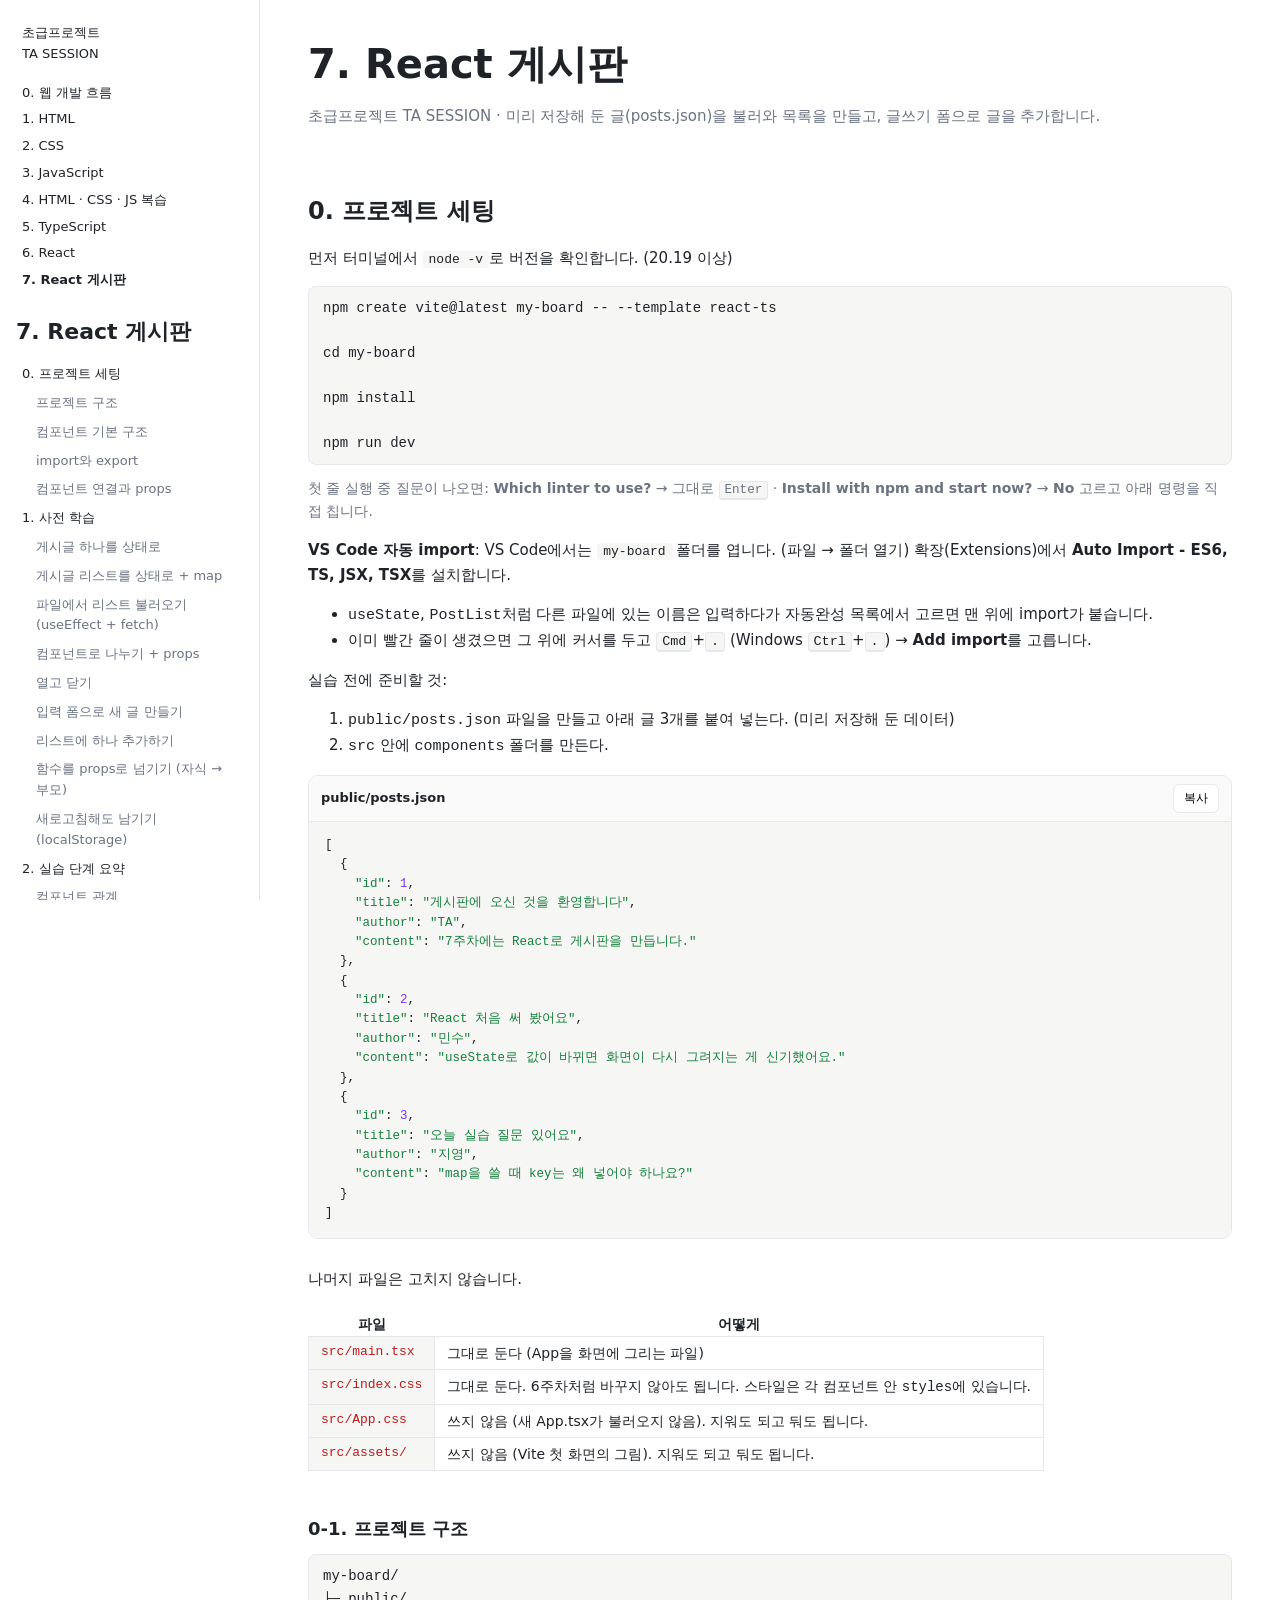
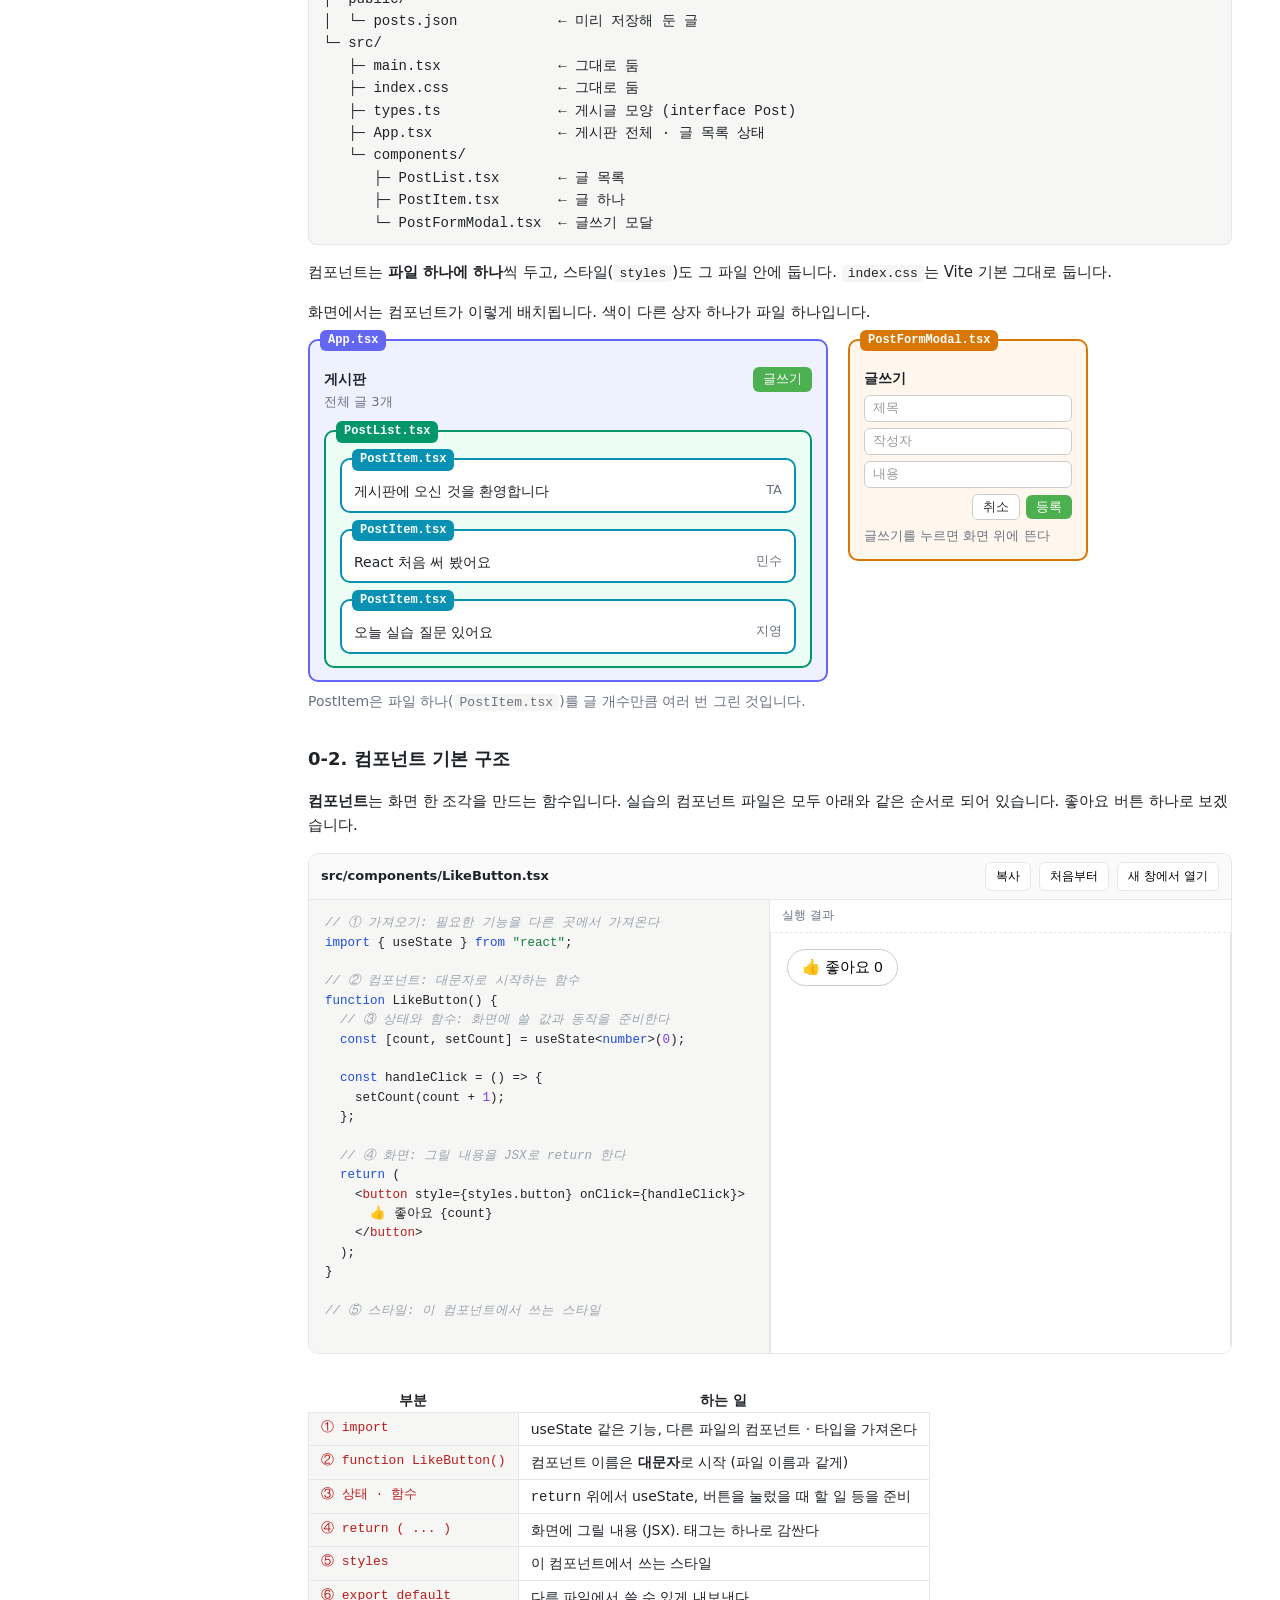
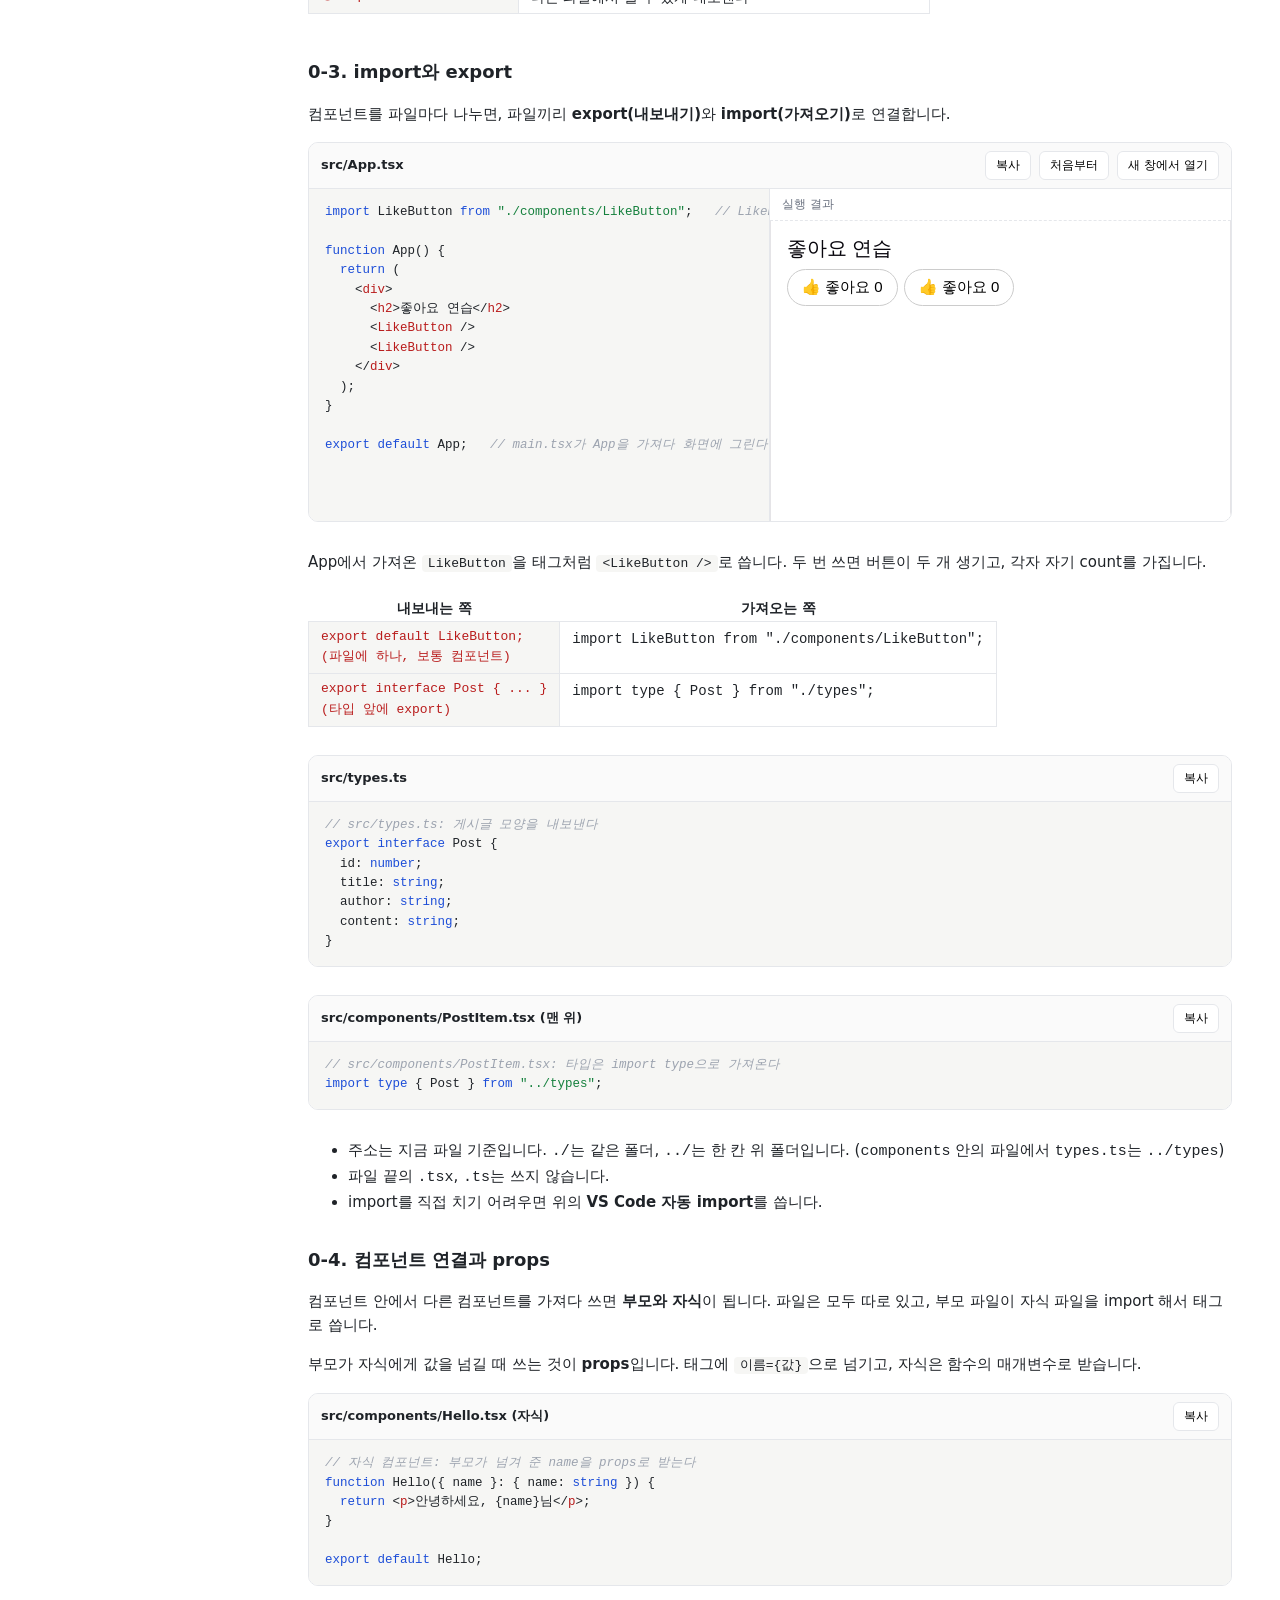
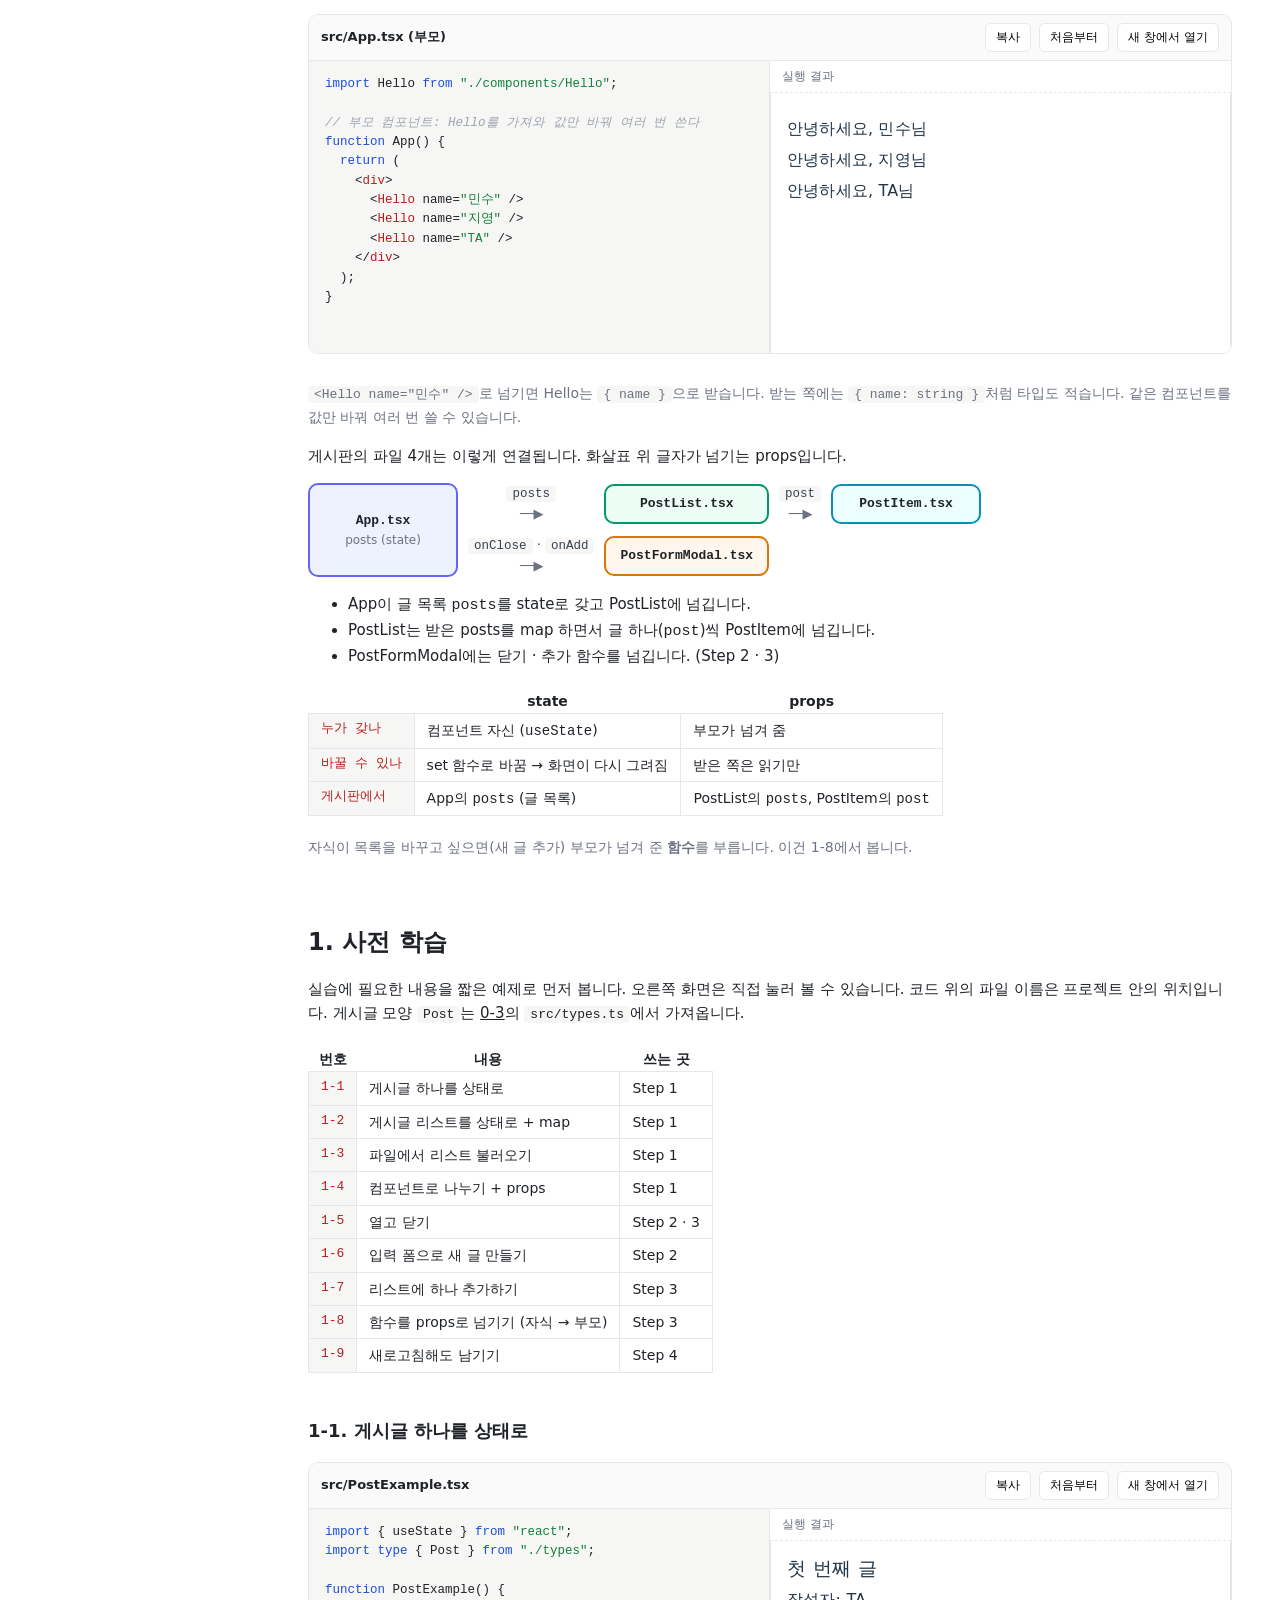
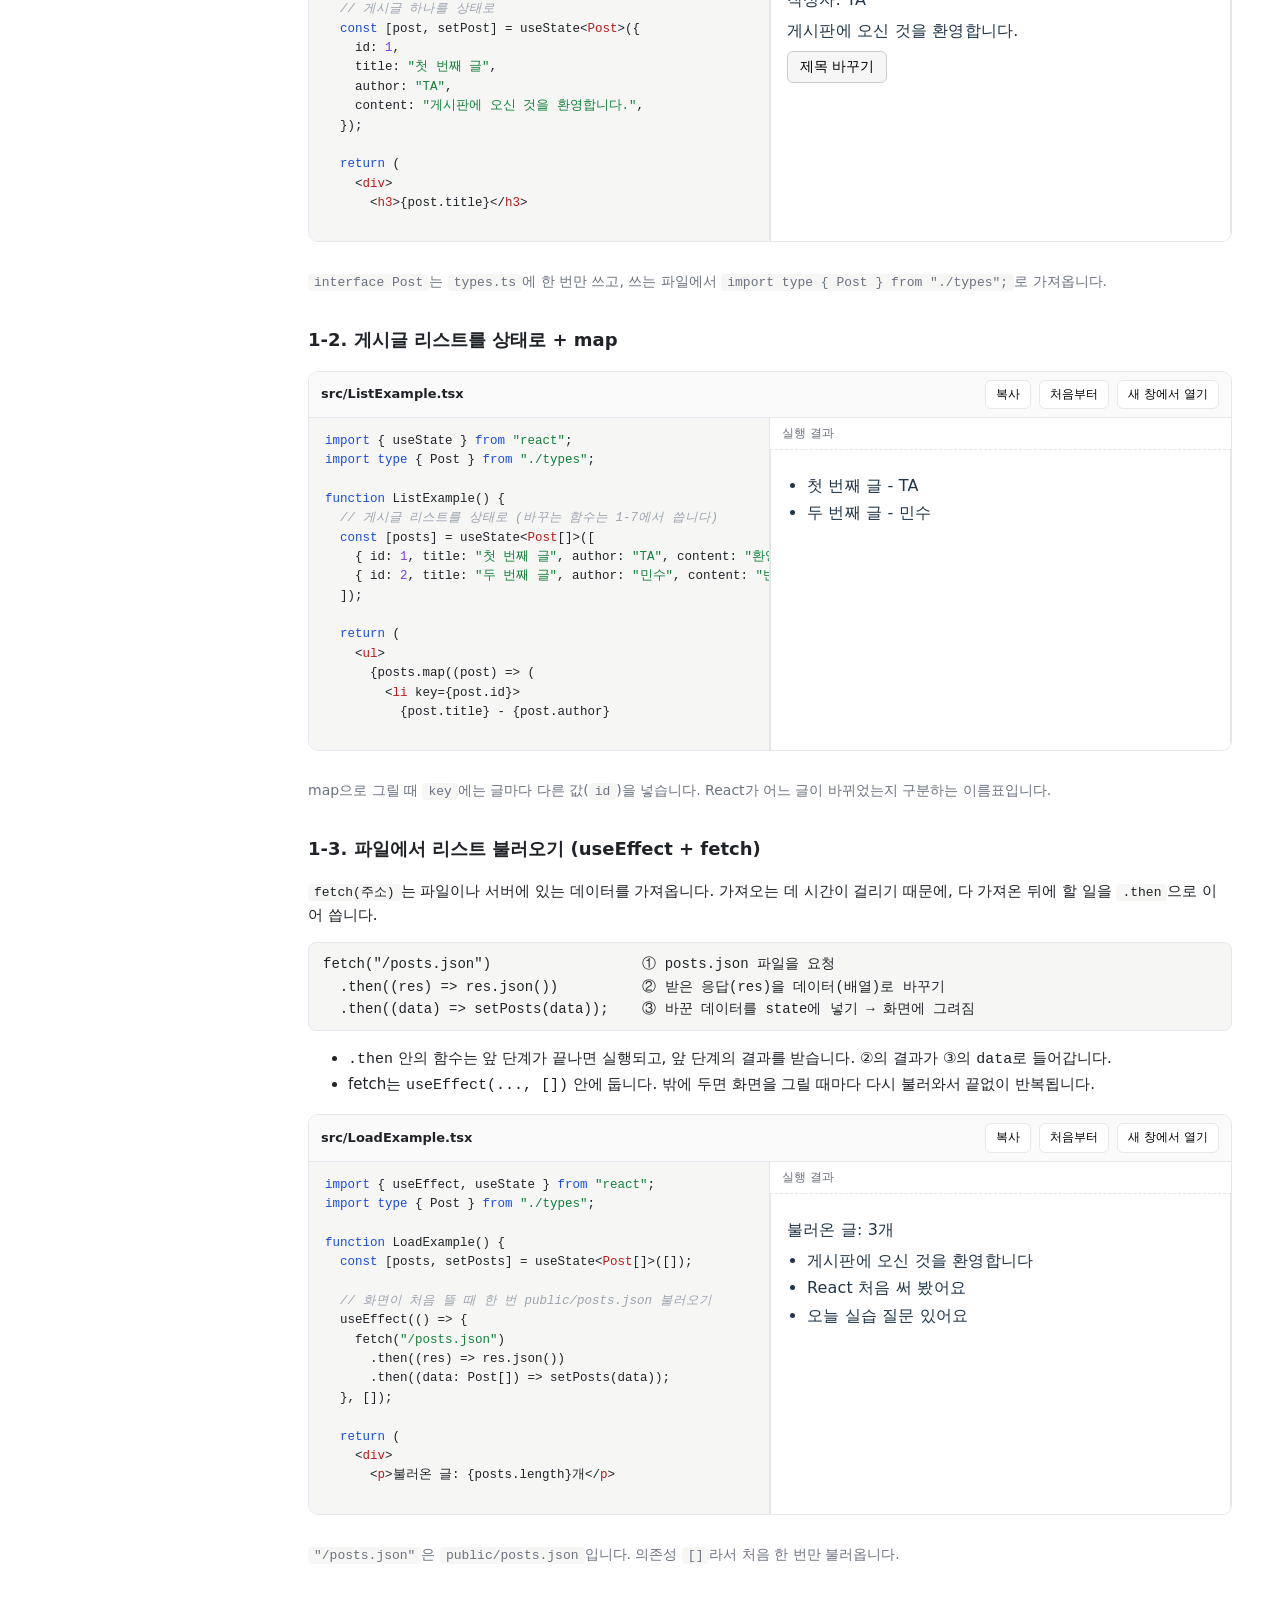
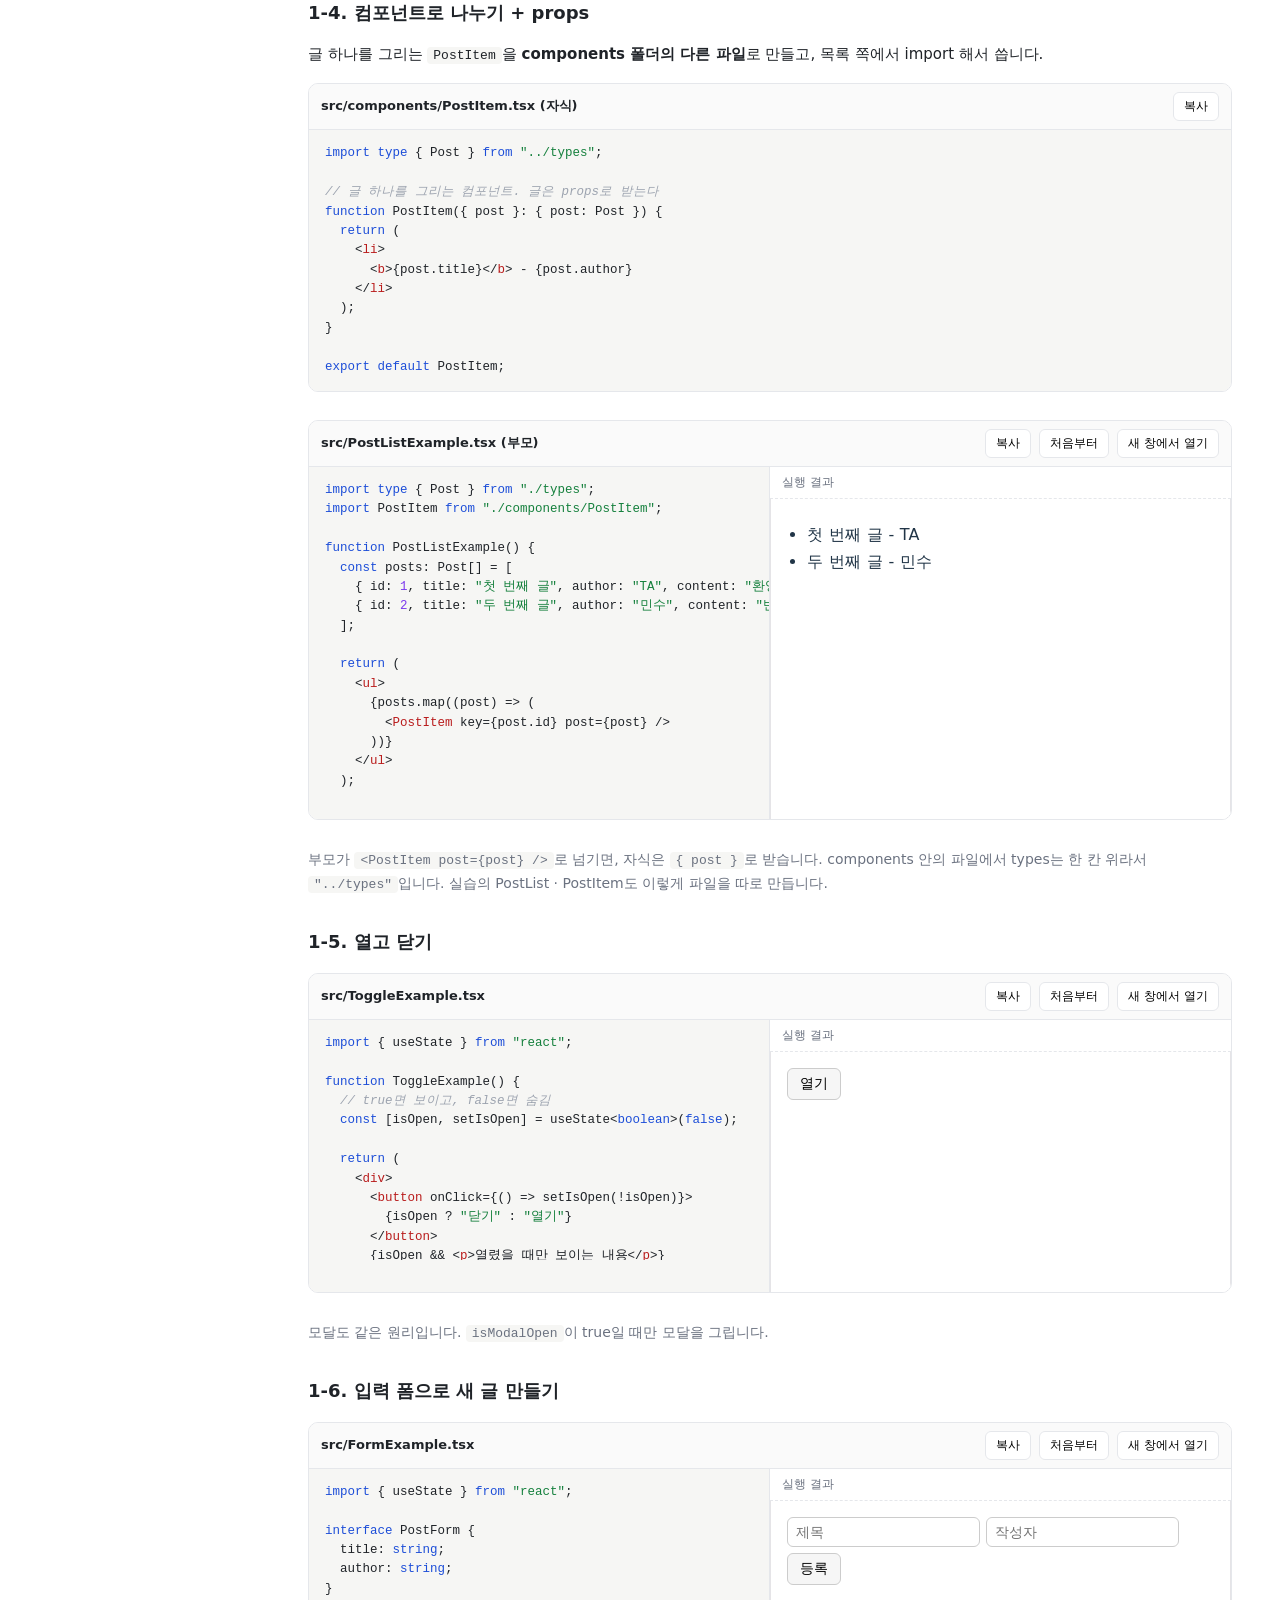
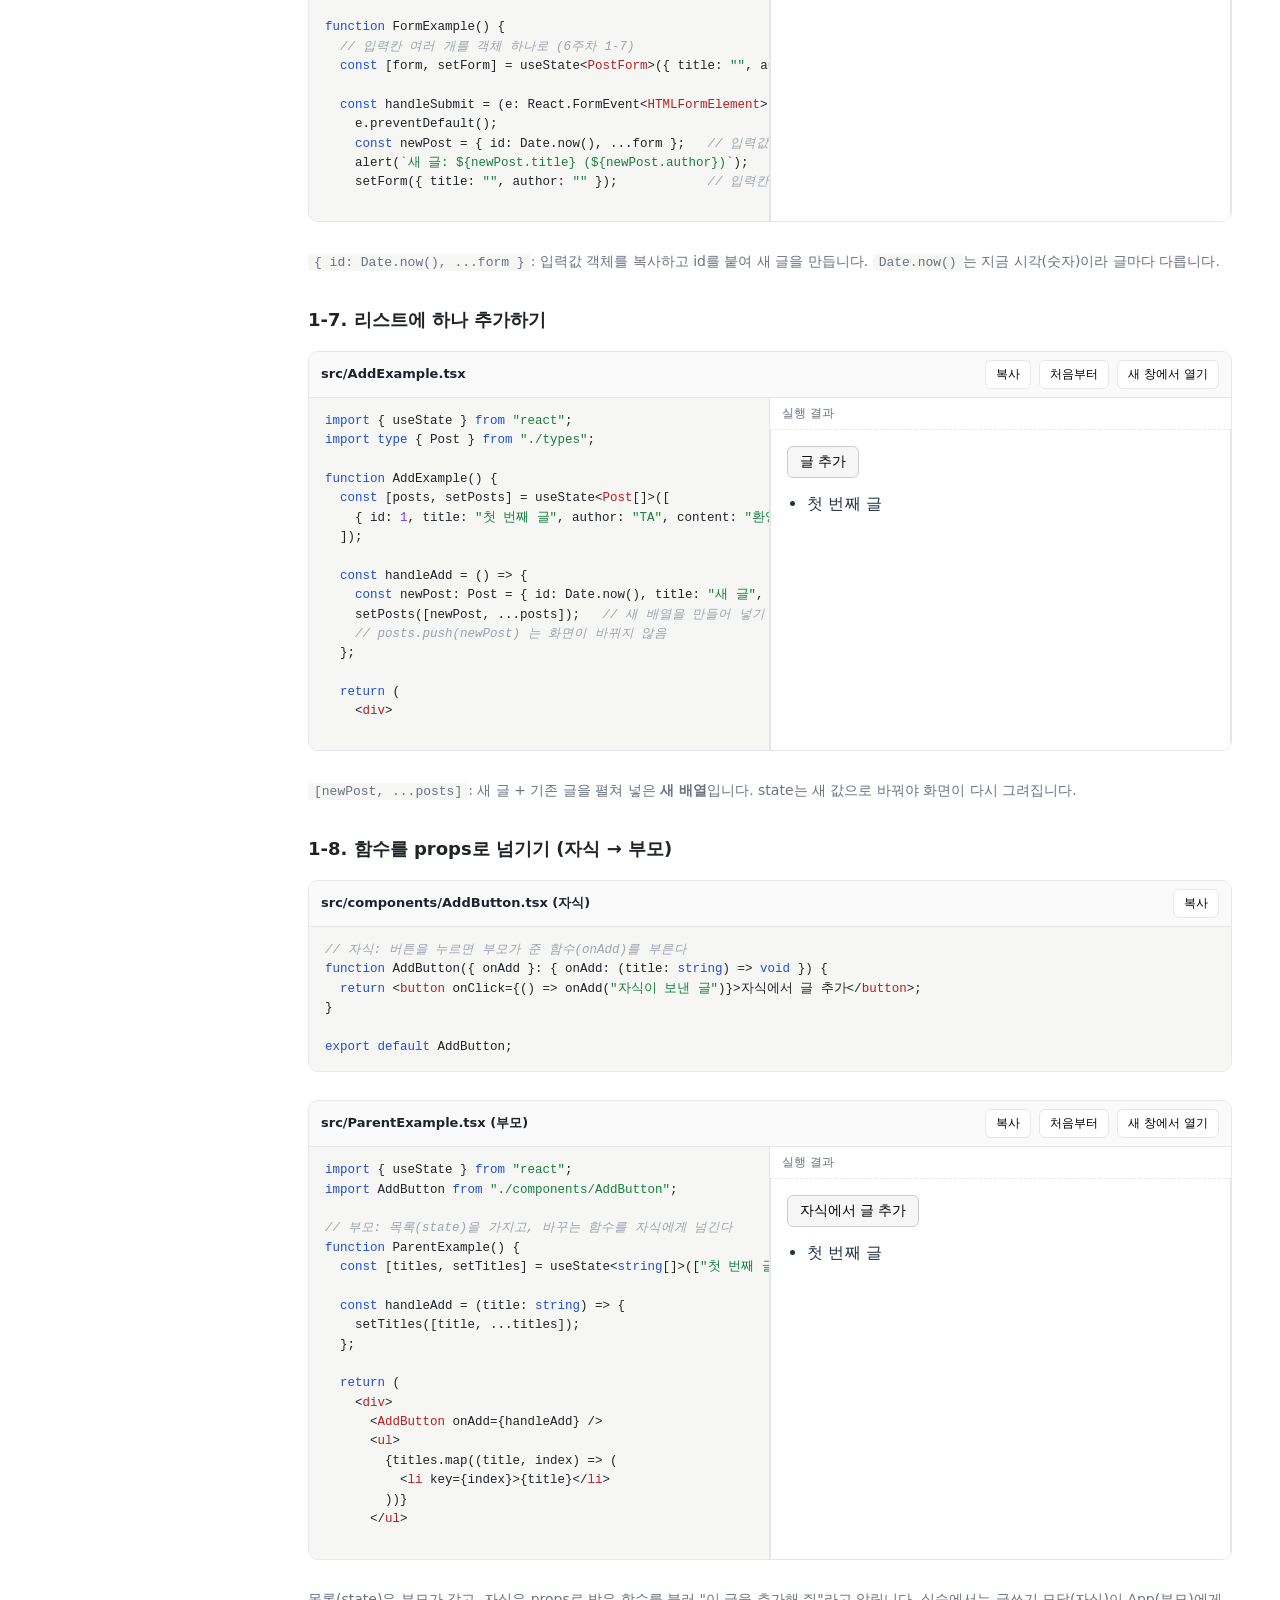
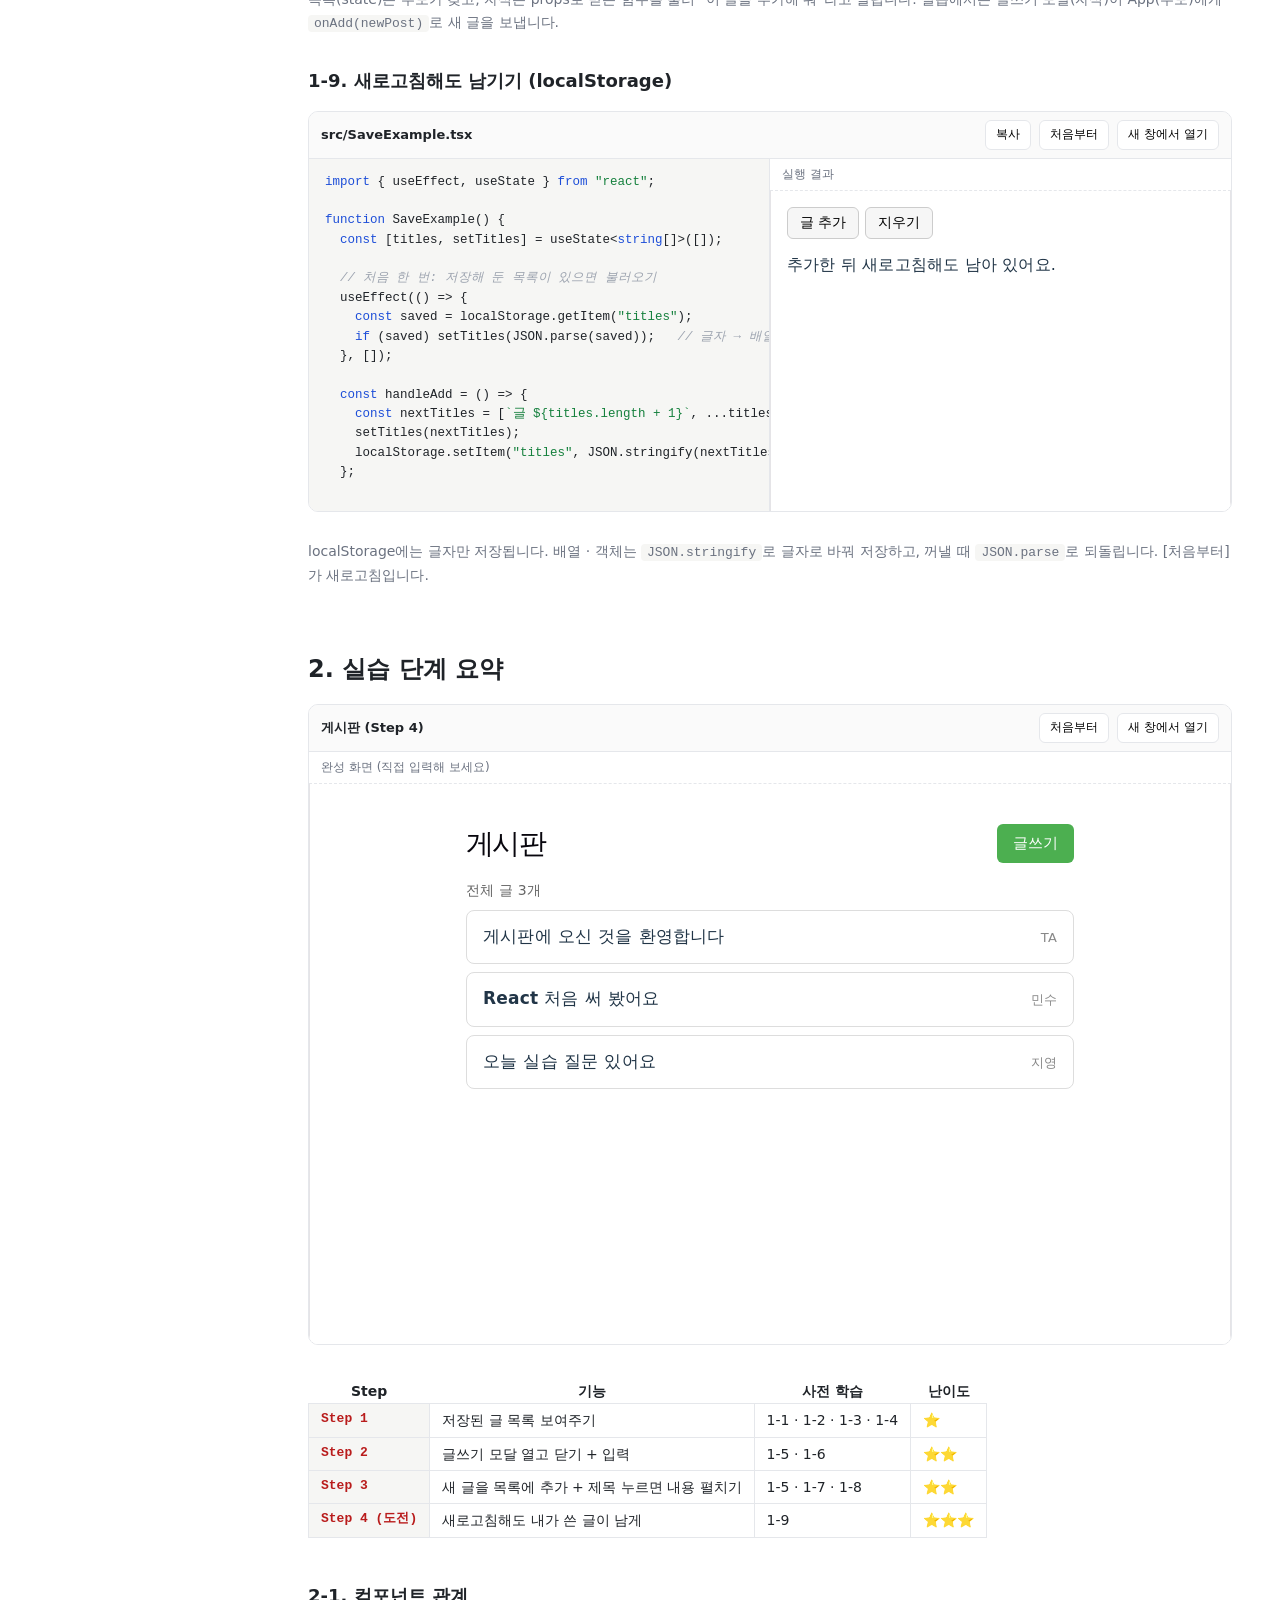
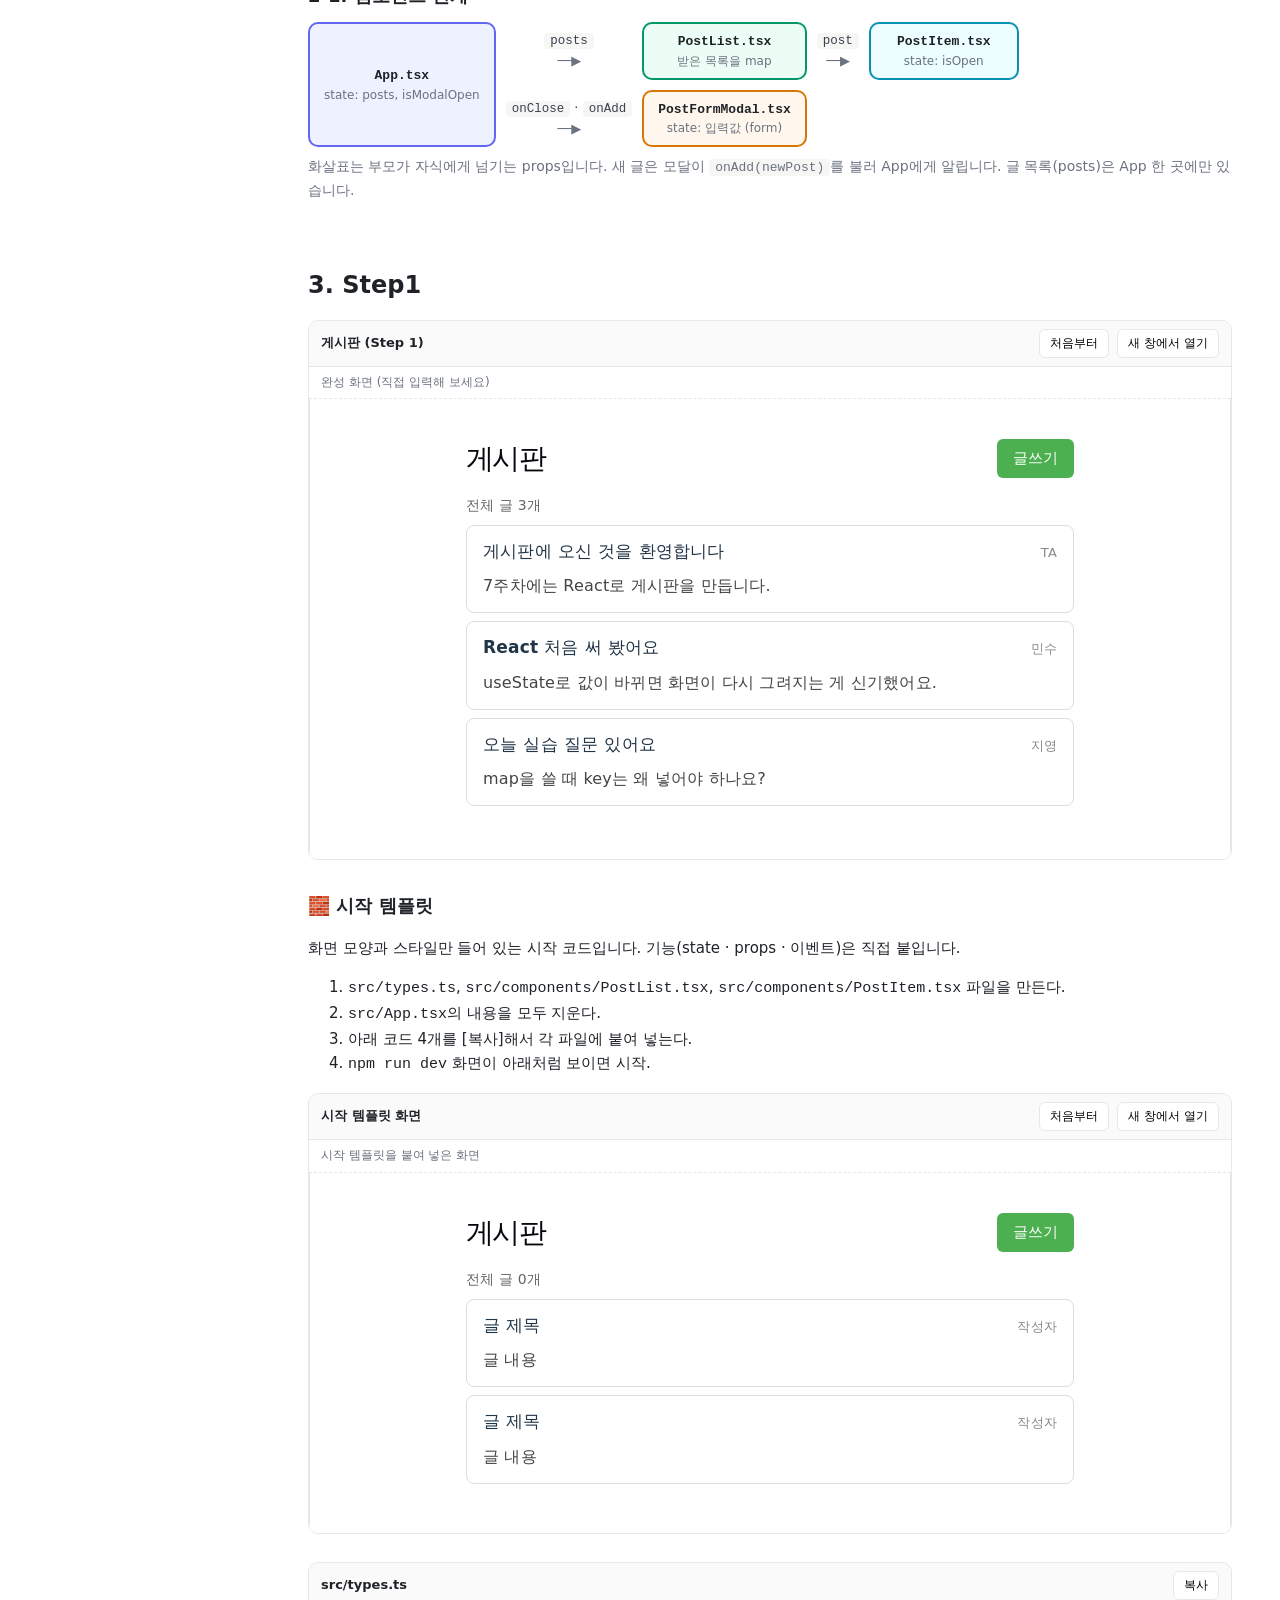
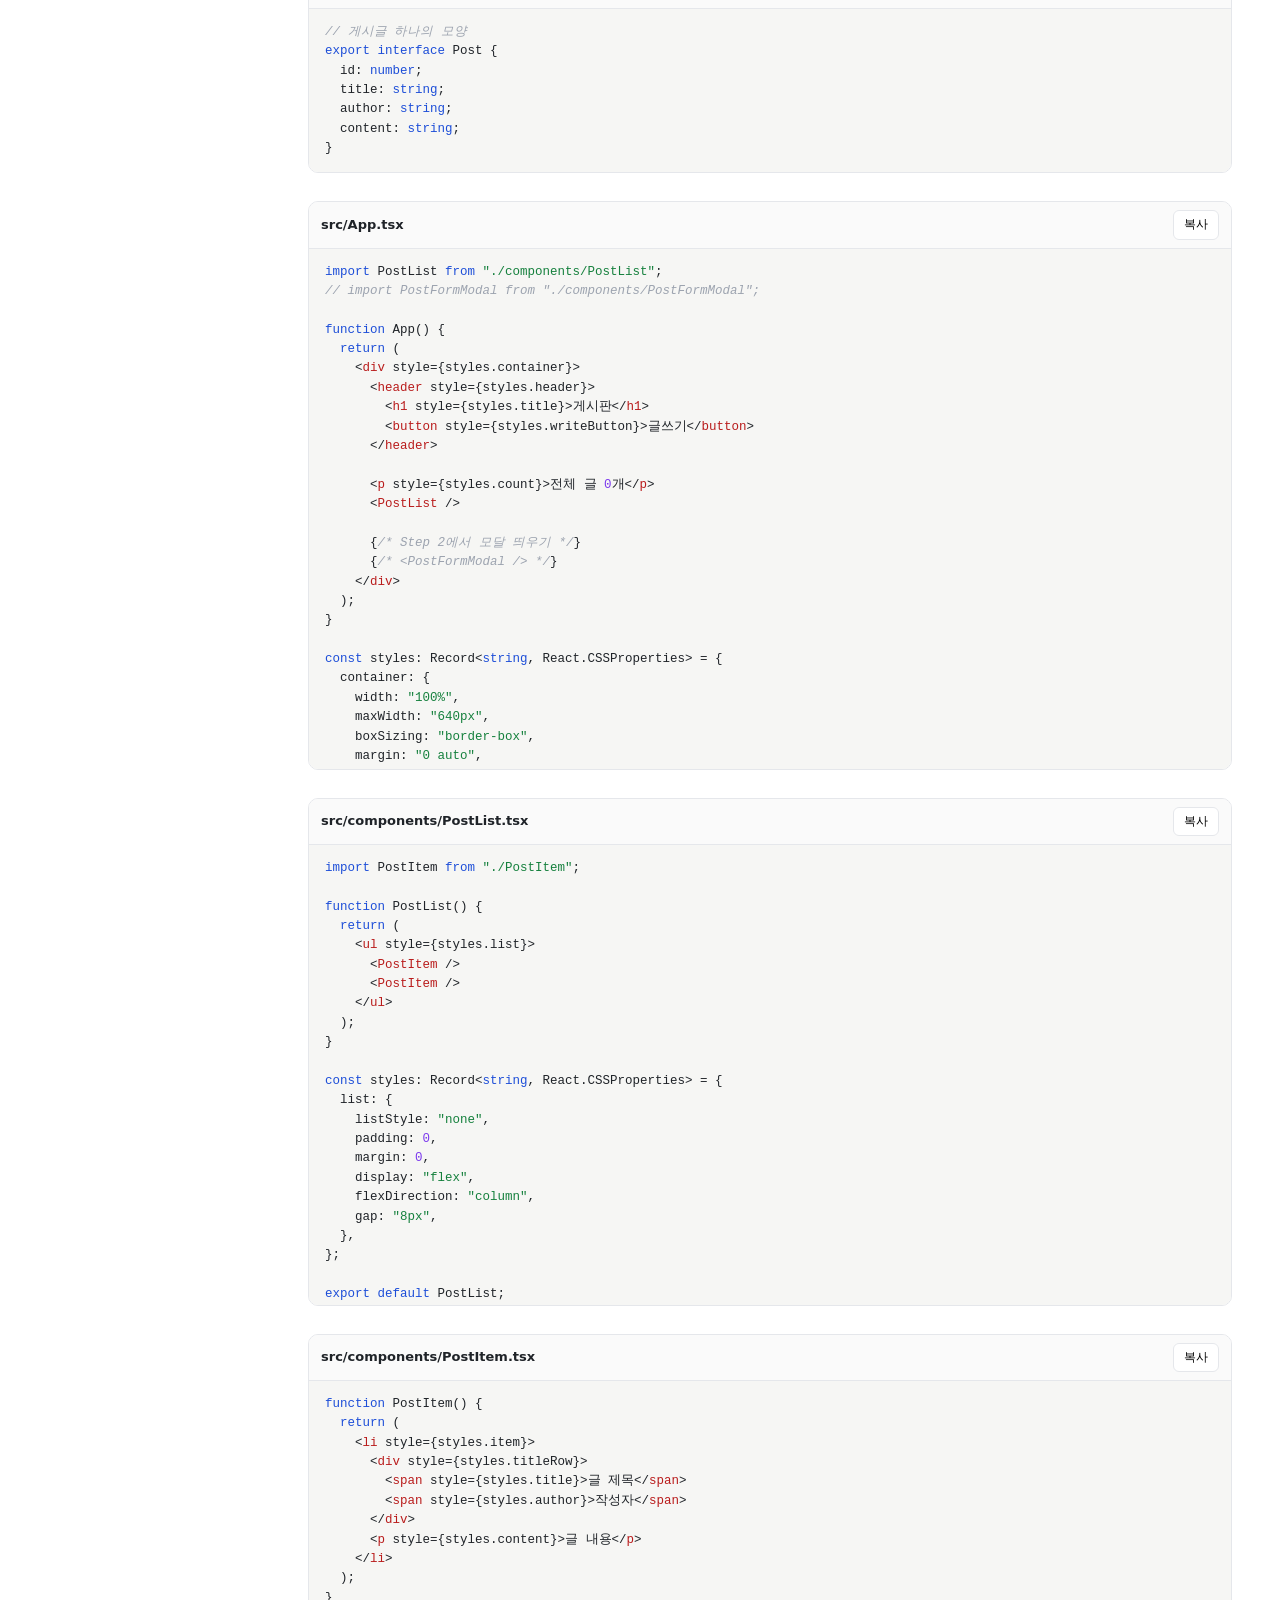
<file: 7-Board.html>
<!DOCTYPE html>
<html lang="ko">
<head>
<meta charset="UTF-8" />
<meta name="viewport" content="width=device-width, initial-scale=1" />
<meta name="description" content="초급프로젝트 TA SESSION. React로 게시판을 만들고, 미리 저장해 둔 글을 불러와 목록을 보여 준 뒤 글쓰기로 글을 추가합니다.">
<title>7. React 게시판 | 초급프로젝트 TA SESSION</title>
<link rel="stylesheet" href="session.css">
<style>
  :root {
    --bg: #ffffff; --fg: #1f2328; --muted: #6b7280; --line: #e5e7eb;
    --code-bg: #f6f6f4; --accent: #2563eb; --pane: #fafafa;
    --tag: #b91c1c; --attr: #7c3aed; --str: #15803d; --cmt: #9ca3af; --kw: #1d4ed8;
  }
  * { box-sizing: border-box; }
  html { scroll-behavior: smooth; }
  body {
    margin: 0; background: var(--bg); color: var(--fg);
    font-family: system-ui, -apple-system, "Segoe UI", Roboto, "Apple SD Gothic Neo", "Noto Sans KR", sans-serif;
    font-size: 15px; line-height: 1.6;
  }
  .layout { display: grid; grid-template-columns: 260px minmax(0, 1fr); min-height: 100vh; }
  nav.toc {
    position: sticky; top: 0; height: 100vh; overflow: auto;
    border-right: 1px solid var(--line); padding: 20px 16px; font-size: 13px;
  }
  nav.toc h1 { font-size: 22px; margin: 0 0 12px; }
  nav.toc ol { list-style: none; padding: 0; margin: 0; }
  nav.toc li { margin: 2px 0; }
  nav.toc li ol { padding-left: 14px; }
  nav.toc a { color: var(--fg); text-decoration: none; display: block; padding: 3px 6px; border-radius: 4px; }
  nav.toc a:hover { background: var(--code-bg); }
  nav.toc a.sub { color: var(--muted); }
  main { padding: 32px 48px 120px; max-width: 1400px; }
  h1.title { font-size: 40px; margin: 0 0 8px; }
  .subtitle { color: var(--muted); margin: 0 0 40px; }
  h2 { font-size: 24px; margin: 56px 0 16px; padding-top: 8px; }
  h3 { font-size: 18px; margin: 32px 0 10px; }
  h4 { font-size: 15px; margin: 22px 0 8px; color: #374151; }
  p.note { color: var(--muted); font-size: 14px; margin: 8px 0 16px; }

  /* 정리 표 */
  table.ref { border-collapse: collapse; font-size: 14px; margin: 6px 0 12px; }
  table.ref td { border: 1px solid var(--line); padding: 5px 12px; vertical-align: top; }
  table.ref td:first-child { font-family: ui-monospace, SFMono-Regular, Menlo, Consolas, monospace; font-size: 13px; white-space: nowrap; background: var(--code-bg); color: var(--tag); }

  /* 코드 + 실행 결과 */
  .demo { border: 1px solid var(--line); border-radius: 10px; overflow: hidden; margin: 16px 0 28px; background: var(--bg); }
  .demo .bar { display: flex; align-items: center; gap: 8px; padding: 8px 12px; border-bottom: 1px solid var(--line); background: var(--pane); font-size: 13px; }
  .demo .bar .name { font-weight: 600; margin-right: auto; }
  .demo .bar .file { font-size: 12px; color: var(--muted); background: transparent; }
  .demo .bar button { font: inherit; font-size: 12px; padding: 4px 10px; border: 1px solid var(--line); border-radius: 6px; background: #fff; cursor: pointer; }
  .demo .bar button:hover { border-color: var(--accent); color: var(--accent); }
  .demo .panes { display: grid; grid-template-columns: 1fr 1fr; }
  .demo .panes > div { min-width: 0; }
  .demo .code { background: var(--code-bg); border-right: 1px solid var(--line); }
  .demo .code pre { margin: 0; padding: 14px 16px; overflow: auto; max-height: var(--h, 460px); font: 12.5px/1.55 ui-monospace, SFMono-Regular, Menlo, Consolas, monospace; tab-size: 2; }
  .demo .result { display: flex; flex-direction: column; }
  .demo .result .label { font-size: 12px; color: var(--muted); padding: 6px 12px; border-bottom: 1px dashed var(--line); }
  .demo iframe { border: 0; width: 100%; height: var(--frame-h, var(--h, 460px)); background: #fff; flex: 0 0 auto; }
  .demo .panes:has(> .result:only-child) { grid-template-columns: 1fr; }
  .demo.tall { --h: 640px; }
  .demo.short { --h: 260px; }
  .demo.stack .panes { grid-template-columns: 1fr; }
  .demo.stack iframe { flex: 0 0 auto; height: max(760px, 85vh); }
  .demo.stack .code { border-right: 0; border-top: 1px solid var(--line); }
  .demo.stack .code pre { max-height: 520px; }
  .demo.stack details > summary { cursor: pointer; padding: 10px 14px; font-size: 13px; color: var(--muted); background: var(--pane); user-select: none; }
  .demo.stack details > summary:hover { color: var(--accent); }
  @media (max-width: 1000px) {
    .layout { grid-template-columns: 1fr; }
    nav.toc { position: static; height: auto; border-right: 0; border-bottom: 1px solid var(--line); }
    main { padding: 24px 20px 80px; }
    .demo .panes { grid-template-columns: 1fr; }
    .demo .code { border-right: 0; border-bottom: 1px solid var(--line); }
  }
  /* 문법 색 */
  .t { color: var(--tag); } .a { color: var(--attr); } .s { color: var(--str); } .c { color: var(--cmt); font-style: italic; } .k { color: var(--kw); } .n { color: var(--attr); }
  textarea.src, textarea.run, textarea.tsc { display: none; }

  /* 다이어그램 */
  .diagram { margin: 12px 0 8px; max-width: 720px; }
  .diagram svg { width: 100%; height: auto; }
  .demo.code-only .code { border-right: 0; }
  .demo.code-only .panes { grid-template-columns: 1fr; }

  /* 7주차: 컴포넌트 배치도 · 연결도 */
  .cfig { --app: #6366f1; --app-bg: #eef2ff; --list: #059669; --list-bg: #ecfdf5; --item: #0891b2; --item-bg: #ecfeff; --modal: #d97706; --modal-bg: #fff7ed; }
  .layout-fig { display: flex; flex-wrap: wrap; gap: 20px; align-items: flex-start; margin: 12px 0 8px; font-size: 14px; }
  .cbox { position: relative; border: 2px solid; border-radius: 10px; padding: 26px 14px 12px; }
  .cbox > .ctag { position: absolute; top: -11px; left: 10px; padding: 1px 8px; border-radius: 6px; color: #fff; font: 600 12px/1.6 ui-monospace, SFMono-Regular, Menlo, Consolas, monospace; }
  .cbox.app { border-color: var(--app); background: var(--app-bg); flex: 1 1 380px; max-width: 520px; }
  .cbox.app > .ctag { background: var(--app); }
  .cbox.list { border-color: var(--list); background: var(--list-bg); display: flex; flex-direction: column; gap: 16px; margin-top: 18px; }
  .cbox.list > .ctag { background: var(--list); }
  .cbox.item { border-color: var(--item); background: #fff; padding: 20px 12px 8px; display: flex; justify-content: space-between; gap: 8px; }
  .cbox.item > .ctag { background: var(--item); }
  .cbox.modal { border-color: var(--modal); background: var(--modal-bg); flex: 0 1 240px; display: flex; flex-direction: column; gap: 6px; }
  .cbox.modal > .ctag { background: var(--modal); }
  .cfig .row { display: flex; justify-content: space-between; align-items: center; }
  .cfig .fake-btn { display: inline-block; padding: 2px 10px; border-radius: 6px; background: #4CAF50; color: #fff; font-size: 13px; }
  .cfig .fake-btn.line { background: #fff; color: #333; border: 1px solid #ccc; }
  .cfig .fake-input { background: #fff; border: 1px solid #ccc; border-radius: 6px; padding: 2px 8px; color: #999; font-size: 13px; }
  .cfig .muted { color: var(--muted); font-size: 13px; }
  .flow-wrap { overflow-x: auto; margin: 12px 0 8px; }
  .flow { display: grid; grid-template-columns: repeat(5, auto); align-items: center; justify-content: start; gap: 10px 6px; font-size: 14px; min-width: max-content; }
  .flow .file { border: 2px solid; border-radius: 10px; padding: 8px 14px; background: #fff; text-align: center; min-width: 150px; font: 600 13px/1.5 ui-monospace, SFMono-Regular, Menlo, Consolas, monospace; }
  .flow .file small { display: block; font: 400 12px/1.5 system-ui, sans-serif; color: var(--muted); }
  .flow .file.app { border-color: var(--app); background: var(--app-bg); grid-row: span 2; align-self: stretch; display: flex; flex-direction: column; justify-content: center; }
  .flow .file.list { border-color: var(--list); background: var(--list-bg); }
  .flow .file.item { border-color: var(--item); background: var(--item-bg); }
  .flow .file.modal { border-color: var(--modal); background: var(--modal-bg); }
  .flow .arrow { text-align: center; color: #374151; font-size: 13px; padding: 0 4px; white-space: nowrap; }
  .flow .arrow code { background: var(--code-bg); padding: 1px 6px; border-radius: 4px; font-size: 12.5px; }
  .flow .arrow::after { content: "──▶"; display: block; color: var(--muted); letter-spacing: -1px; }
</style>
<style>
  main { min-width: 0; }
  .demo .bar { flex-wrap: wrap; }
  .demo .bar button:hover { border-color: #333; color: #333; }
  .demo .bar button[aria-pressed="true"] { background: #ececec; border-color: #888; }
  .demo .bar .name { flex: 1 0 180px; }
  .demo.resizable iframe { flex: 0 0 auto; width: 100%; max-width: 100%; height: var(--frame-h, var(--h, 360px)); align-self: flex-start; }
  .demo.resizable .result { background: #f0f0f0; }
  .demo.resizable .result .label { background: #fff; }
  .ref-wrap { overflow-x: auto; }
  table.ref.cols3 td:first-child { font-family: inherit; font-size: 14px; color: var(--muted); background: transparent; white-space: nowrap; }
  table.ref.cols3 td:nth-child(2) { font-family: ui-monospace, SFMono-Regular, Menlo, Consolas, monospace; font-size: 13px; white-space: nowrap; background: var(--code-bg); color: var(--tag); }
  pre.rule { background: var(--code-bg); border: 1px solid var(--line); border-radius: 8px; padding: 10px 14px; font-size: 14px; margin: 8px 0 12px; overflow-x: auto; }
  figure.shot { margin: 12px 0 16px; }
  figure.shot img { display: block; width: min(100%, 220px); height: auto; border-radius: 12px; border: 1px solid var(--line); }
  figure.shot figcaption { margin-top: 6px; font-size: 13px; color: var(--muted); }
  kbd { font-family: ui-monospace, SFMono-Regular, Menlo, monospace; font-size: 0.9em; padding: 1px 5px; border: 1px solid var(--line); border-bottom-width: 2px; border-radius: 4px; background: var(--code-bg); }
  ul.plain { padding-left: 18px; margin: 6px 0 14px; }
  ul.plain li { margin: 3px 0; }
  ul.plain code, p code { background: var(--code-bg); padding: 1px 6px; border-radius: 4px; font-size: 13px; }
  main > p a, main > details a { color: inherit; }
  details.extra { margin: 12px 0 24px; }
  details.extra > summary { cursor: pointer; }
  /* JS: 콘솔 패널 · ▶ 실행(data-manual) */
  .demo .console { flex: 1 1 auto; border-top: 1px solid var(--line); background: #fff; }
  .demo .console .lines { max-height: var(--console-h, 320px); overflow: auto; font: 12.5px/1.55 ui-monospace, SFMono-Regular, Menlo, Consolas, monospace; }
  .demo .console .line { display: flex; gap: 12px; min-height: calc(1.55em + 6px); padding: 3px 12px; border-bottom: 1px solid #f0f0f0; white-space: pre-wrap; overflow-wrap: anywhere; }
  .demo .console .line .where { margin-left: auto; color: var(--muted); font-size: 12px; white-space: nowrap; }
  .demo .console .line.warn { background: #fffbeb; color: #92400e; border-bottom-color: #fde68a; }
  .demo .console .line.error { background: #fef2f2; color: #b91c1c; border-bottom-color: #fecaca; }
  .demo .console .empty { padding: 6px 12px; font-size: 12px; color: var(--cmt); }
  .demo.console-only .console { border-top: 0; }
  .demo.console-only .console .lines { max-height: var(--console-h, var(--h, 460px)); }
  .demo .run-gate { display: flex; flex-direction: column; align-items: center; justify-content: center; gap: 8px; height: var(--frame-h, var(--h, 460px)); background: var(--pane); font-size: 13px; color: var(--muted); }
  .demo.stack .run-gate { height: max(760px, 85vh); }
  .demo.stack.resizable .run-gate { height: var(--frame-h, var(--h, 360px)); }
  .demo .run-gate button { font: inherit; padding: 6px 16px; border: 1px solid var(--line); border-radius: 6px; background: #fff; color: var(--fg); cursor: pointer; }
  .demo .run-gate button:hover { border-color: #333; color: #333; }
  .demo .run-gate[hidden] { display: none; }
  @media print {
    .layout { display: block; }
    nav.toc, .demo .bar button { display: none; }
    main { padding: 0; max-width: none; }
    .demo .code pre { max-height: none; white-space: pre-wrap; overflow-wrap: anywhere; }
    h2, h3 { break-after: avoid; }
    .demo .console .lines { max-height: none; overflow: visible; }
    .demo .run-gate { height: auto; padding: 12px; }
    .demo .run-gate button { display: none; }
  }
  /* TS 데모: 타입 검사 상자 · 오류 줄 빨간 물결 */
  .demo .console.tsc { flex: 0 0 auto; border-top: 1px solid var(--line); }
  .demo .console.tsc .label { font-size: 12px; color: var(--muted); padding: 6px 12px; border-bottom: 1px dashed var(--line); }
  .demo .console.tsc .line.ok { background: #f0fdf4; color: #15803d; }
  .demo .console.tsc .line .body { display: flex; flex-direction: column; gap: 2px; min-width: 0; }
  .demo .console.tsc .line .body code { color: #7f1d1d; background: transparent; padding: 0; font-weight: 600; }
  .demo.console-only .console.tsc + .console { border-top: 1px solid var(--line); }
  .demo .console.tsc .line .body .en { color: #9a6b6b; font-size: 11.5px; }
  .demo .code .ts-bad { text-decoration: underline wavy #dc2626; text-decoration-thickness: 1.5px; text-underline-offset: 3px; }
</style>
</head>
<body>
<div class="layout">
<nav class="toc" aria-label="자료 목차">
  <a class="session-brand" href="index.html">초급프로젝트<br>TA SESSION</a>
  <div class="session-nav">
    <a href="0-web-flow.html">0. 웹 개발 흐름</a>
    <a href="1-HTML.html">1. HTML</a>
    <a href="2-CSS.html">2. CSS</a>
    <a href="3-JS.html">3. JavaScript</a>
    <a href="4-review.html">4. HTML · CSS · JS 복습</a>
    <a href="5-TS.html">5. TypeScript</a>
    <a href="6-React.html">6. React</a>
    <a href="7-Board.html" aria-current="page">7. React 게시판</a>
  </div>
  <h1>7. React 게시판</h1>
  <ol>
    <li><a href="#s0">0. 프로젝트 세팅</a><ol>
      <li><a class="sub" href="#s0-1">프로젝트 구조</a></li>
      <li><a class="sub" href="#s0-2">컴포넌트 기본 구조</a></li>
      <li><a class="sub" href="#s0-3">import와 export</a></li>
      <li><a class="sub" href="#s0-4">컴포넌트 연결과 props</a></li>
    </ol></li>
    <li><a href="#s1">1. 사전 학습</a><ol>
      <li><a class="sub" href="#s1-1">게시글 하나를 상태로</a></li>
      <li><a class="sub" href="#s1-2">게시글 리스트를 상태로 + map</a></li>
      <li><a class="sub" href="#s1-3">파일에서 리스트 불러오기 (useEffect + fetch)</a></li>
      <li><a class="sub" href="#s1-4">컴포넌트로 나누기 + props</a></li>
      <li><a class="sub" href="#s1-5">열고 닫기</a></li>
      <li><a class="sub" href="#s1-6">입력 폼으로 새 글 만들기</a></li>
      <li><a class="sub" href="#s1-7">리스트에 하나 추가하기</a></li>
      <li><a class="sub" href="#s1-8">함수를 props로 넘기기 (자식 → 부모)</a></li>
      <li><a class="sub" href="#s1-9">새로고침해도 남기기 (localStorage)</a></li>
    </ol></li>
    <li><a href="#s2">2. 실습 단계 요약</a><ol>
      <li><a class="sub" href="#s2-1">컴포넌트 관계</a></li>
    </ol></li>
    <li><a href="#s3">3. Step1</a><ol>
      <li><a class="sub" href="#s3-0">Step 1 시작 템플릿</a></li>
      <li><a class="sub" href="#s3-1">Step 1에서 만들 것</a></li>
    </ol></li>
    <li><a href="#s4">4. Step2</a><ol>
      <li><a class="sub" href="#s4-0">Step 2 시작 템플릿</a></li>
      <li><a class="sub" href="#s4-1">Step 2에서 추가되는 기능</a></li>
    </ol></li>
    <li><a href="#s5">5. Step3</a><ol>
      <li><a class="sub" href="#s5-1">Step 3에서 추가되는 기능</a></li>
    </ol></li>
    <li><a href="#s6">6. Step4</a><ol>
      <li><a class="sub" href="#s6-1">Step 4 완성 체크 리스트</a></li>
    </ol></li>
  </ol>
</nav>
<main>
<h1 class="title">7. React 게시판</h1>
<p class="subtitle">초급프로젝트 TA SESSION · 미리 저장해 둔 글(posts.json)을 불러와 목록을 만들고, 글쓰기 폼으로 글을 추가합니다.</p>

<h2 id="s0">0. 프로젝트 세팅</h2>
<p>먼저 터미널에서 <code>node -v</code>로 버전을 확인합니다. (20.19 이상)</p>
<pre class="rule"><code>npm create vite@latest my-board -- --template react-ts

cd my-board

npm install

npm run dev</code></pre>
<p class="note">첫 줄 실행 중 질문이 나오면: <b>Which linter to use?</b> → 그대로 <kbd>Enter</kbd> · <b>Install with npm and start now?</b> → <b>No</b> 고르고 아래 명령을 직접 칩니다.</p>
<p><b>VS Code 자동 import</b>: VS Code에서는 <code>my-board</code> 폴더를 엽니다. (파일 → 폴더 열기) 확장(Extensions)에서 <b>Auto Import - ES6, TS, JSX, TSX</b>를 설치합니다.</p>
<ul>
  <li><code>useState</code>, <code>PostList</code>처럼 다른 파일에 있는 이름은 입력하다가 자동완성 목록에서 고르면 맨 위에 import가 붙습니다.</li>
  <li>이미 빨간 줄이 생겼으면 그 위에 커서를 두고 <kbd>Cmd</kbd>+<kbd>.</kbd> (Windows <kbd>Ctrl</kbd>+<kbd>.</kbd>) → <b>Add import</b>를 고릅니다.</li>
</ul>
<p>실습 전에 준비할 것:</p>
<ol>
  <li><code>public/posts.json</code> 파일을 만들고 아래 글 3개를 붙여 넣는다. (미리 저장해 둔 데이터)</li>
  <li><code>src</code> 안에 <code>components</code> 폴더를 만든다.</li>
</ol>
<div class="demo" data-code-only data-name="public/posts.json">
<textarea class="src" data-lang="tsx" data-file="posts.json">[
  {
    "id": 1,
    "title": "게시판에 오신 것을 환영합니다",
    "author": "TA",
    "content": "7주차에는 React로 게시판을 만듭니다."
  },
  {
    "id": 2,
    "title": "React 처음 써 봤어요",
    "author": "민수",
    "content": "useState로 값이 바뀌면 화면이 다시 그려지는 게 신기했어요."
  },
  {
    "id": 3,
    "title": "오늘 실습 질문 있어요",
    "author": "지영",
    "content": "map을 쓸 때 key는 왜 넣어야 하나요?"
  }
]</textarea>
</div>
<p>나머지 파일은 고치지 않습니다.</p>
<div class="ref-wrap"><table class="ref"><thead>
<tr><th>파일</th><th>어떻게</th></tr>
</thead><tbody>
<tr><td>src/main.tsx</td><td>그대로 둔다 (App을 화면에 그리는 파일)</td></tr>
<tr><td>src/index.css</td><td>그대로 둔다. 6주차처럼 바꾸지 않아도 됩니다. 스타일은 각 컴포넌트 안 <code>styles</code>에 있습니다.</td></tr>
<tr><td>src/App.css</td><td>쓰지 않음 (새 App.tsx가 불러오지 않음). 지워도 되고 둬도 됩니다.</td></tr>
<tr><td>src/assets/</td><td>쓰지 않음 (Vite 첫 화면의 그림). 지워도 되고 둬도 됩니다.</td></tr>
</tbody></table></div>

<h3 id="s0-1">0-1. 프로젝트 구조</h3>
<pre class="rule"><code>my-board/
├─ public/
│  └─ posts.json            ← 미리 저장해 둔 글
└─ src/
   ├─ main.tsx              ← 그대로 둠
   ├─ index.css             ← 그대로 둠
   ├─ types.ts              ← 게시글 모양 (interface Post)
   ├─ App.tsx               ← 게시판 전체 · 글 목록 상태
   └─ components/
      ├─ PostList.tsx       ← 글 목록
      ├─ PostItem.tsx       ← 글 하나
      └─ PostFormModal.tsx  ← 글쓰기 모달</code></pre>
<p>컴포넌트는 <b>파일 하나에 하나</b>씩 두고, 스타일(<code>styles</code>)도 그 파일 안에 둡니다. <code>index.css</code>는 Vite 기본 그대로 둡니다.</p>

<p>화면에서는 컴포넌트가 이렇게 배치됩니다. 색이 다른 상자 하나가 파일 하나입니다.</p>
<div class="cfig layout-fig" role="img" aria-label="게시판 화면의 컴포넌트 배치: App 안에 PostList, PostList 안에 PostItem 여러 개, 글쓰기를 누르면 PostFormModal이 화면 위에 뜬다">
  <div class="cbox app"><span class="ctag">App.tsx</span>
    <div class="row"><b>게시판</b><span class="fake-btn">글쓰기</span></div>
    <div class="muted">전체 글 3개</div>
    <div class="cbox list"><span class="ctag">PostList.tsx</span>
      <div class="cbox item"><span class="ctag">PostItem.tsx</span><span>게시판에 오신 것을 환영합니다</span><span class="muted">TA</span></div>
      <div class="cbox item"><span class="ctag">PostItem.tsx</span><span>React 처음 써 봤어요</span><span class="muted">민수</span></div>
      <div class="cbox item"><span class="ctag">PostItem.tsx</span><span>오늘 실습 질문 있어요</span><span class="muted">지영</span></div>
    </div>
  </div>
  <div class="cbox modal"><span class="ctag">PostFormModal.tsx</span>
    <b>글쓰기</b>
    <span class="fake-input">제목</span><span class="fake-input">작성자</span><span class="fake-input">내용</span>
    <div class="row" style="justify-content:flex-end;gap:6px"><span class="fake-btn line">취소</span><span class="fake-btn">등록</span></div>
    <span class="muted">글쓰기를 누르면 화면 위에 뜬다</span>
  </div>
</div>
<p class="note">PostItem은 파일 하나(<code>PostItem.tsx</code>)를 글 개수만큼 여러 번 그린 것입니다.</p>

<h3 id="s0-2">0-2. 컴포넌트 기본 구조</h3>
<p><b>컴포넌트</b>는 화면 한 조각을 만드는 함수입니다. 실습의 컴포넌트 파일은 모두 아래와 같은 순서로 되어 있습니다. 좋아요 버튼 하나로 보겠습니다.</p>
<div class="demo" data-app="examples/react-board/index.html?v=1794473543&part=0-2" data-name="src/components/LikeButton.tsx" style="--h: 420px;">
<textarea class="src" data-lang="tsx" data-file="c-LikeButton.tsx">// ① 가져오기: 필요한 기능을 다른 곳에서 가져온다
import { useState } from "react";

// ② 컴포넌트: 대문자로 시작하는 함수
function LikeButton() {
  // ③ 상태와 함수: 화면에 쓸 값과 동작을 준비한다
  const [count, setCount] = useState&lt;number&gt;(0);

  const handleClick = () =&gt; {
    setCount(count + 1);
  };

  // ④ 화면: 그릴 내용을 JSX로 return 한다
  return (
    &lt;button style={styles.button} onClick={handleClick}&gt;
      👍 좋아요 {count}
    &lt;/button&gt;
  );
}

// ⑤ 스타일: 이 컴포넌트에서 쓰는 스타일
const styles: Record&lt;string, React.CSSProperties&gt; = {
  button: {
    padding: "8px 14px",
    border: "1px solid #ccc",
    borderRadius: "20px",
    backgroundColor: "white",
    fontSize: "15px",
    cursor: "pointer",
  },
};

// ⑥ 내보내기: 다른 파일에서 쓸 수 있게 내보낸다
export default LikeButton;</textarea>
</div>
<div class="ref-wrap"><table class="ref"><thead>
<tr><th>부분</th><th>하는 일</th></tr>
</thead><tbody>
<tr><td>① <code>import</code></td><td>useState 같은 기능, 다른 파일의 컴포넌트 · 타입을 가져온다</td></tr>
<tr><td>② <code>function LikeButton()</code></td><td>컴포넌트 이름은 <b>대문자</b>로 시작 (파일 이름과 같게)</td></tr>
<tr><td>③ 상태 · 함수</td><td><code>return</code> 위에서 useState, 버튼을 눌렀을 때 할 일 등을 준비</td></tr>
<tr><td>④ <code>return ( ... )</code></td><td>화면에 그릴 내용 (JSX). 태그는 하나로 감싼다</td></tr>
<tr><td>⑤ <code>styles</code></td><td>이 컴포넌트에서 쓰는 스타일</td></tr>
<tr><td>⑥ <code>export default</code></td><td>다른 파일에서 쓸 수 있게 내보낸다</td></tr>
</tbody></table></div>

<h3 id="s0-3">0-3. import와 export</h3>
<p>컴포넌트를 파일마다 나누면, 파일끼리 <b>export(내보내기)</b>와 <b>import(가져오기)</b>로 연결합니다.</p>
<div class="demo" data-app="examples/react-board/index.html?v=1794473543&part=0-3" data-name="src/App.tsx" style="--h: 300px;">
<textarea class="src" data-lang="tsx" data-file="part0-3.tsx">import LikeButton from "./components/LikeButton";   // LikeButton.tsx 파일에서 가져오기

function App() {
  return (
    &lt;div&gt;
      &lt;h2&gt;좋아요 연습&lt;/h2&gt;
      &lt;LikeButton /&gt;
      &lt;LikeButton /&gt;
    &lt;/div&gt;
  );
}

export default App;   // main.tsx가 App을 가져다 화면에 그린다</textarea>
</div>
<p>App에서 가져온 <code>LikeButton</code>을 태그처럼 <code>&lt;LikeButton /&gt;</code>로 씁니다. 두 번 쓰면 버튼이 두 개 생기고, 각자 자기 count를 가집니다.</p>
<div class="ref-wrap"><table class="ref"><thead>
<tr><th>내보내는 쪽</th><th>가져오는 쪽</th></tr>
</thead><tbody>
<tr><td><code>export default LikeButton;</code><br>(파일에 하나, 보통 컴포넌트)</td><td><code>import LikeButton from "./components/LikeButton";</code></td></tr>
<tr><td><code>export interface Post { ... }</code><br>(타입 앞에 export)</td><td><code>import type { Post } from "./types";</code></td></tr>
</tbody></table></div>
<div class="demo" data-code-only data-name="src/types.ts">
<textarea class="src" data-lang="tsx" data-file="ex0-3-types.ts">// src/types.ts: 게시글 모양을 내보낸다
export interface Post {
  id: number;
  title: string;
  author: string;
  content: string;
}</textarea>
</div>
<div class="demo" data-code-only data-name="src/components/PostItem.tsx (맨 위)">
<textarea class="src" data-lang="tsx" data-file="ex0-3-use-type.tsx">// src/components/PostItem.tsx: 타입은 import type으로 가져온다
import type { Post } from "../types";</textarea>
</div>
<ul>
  <li>주소는 지금 파일 기준입니다. <code>./</code>는 같은 폴더, <code>../</code>는 한 칸 위 폴더입니다. (<code>components</code> 안의 파일에서 <code>types.ts</code>는 <code>../types</code>)</li>
  <li>파일 끝의 <code>.tsx</code>, <code>.ts</code>는 쓰지 않습니다.</li>
  <li>import를 직접 치기 어려우면 위의 <b>VS Code 자동 import</b>를 씁니다.</li>
</ul>

<h3 id="s0-4">0-4. 컴포넌트 연결과 props</h3>
<p>컴포넌트 안에서 다른 컴포넌트를 가져다 쓰면 <b>부모와 자식</b>이 됩니다. 파일은 모두 따로 있고, 부모 파일이 자식 파일을 import 해서 태그로 씁니다.</p>
<p>부모가 자식에게 값을 넘길 때 쓰는 것이 <b>props</b>입니다. 태그에 <code>이름={값}</code>으로 넘기고, 자식은 함수의 매개변수로 받습니다.</p>
<div class="demo" data-code-only data-name="src/components/Hello.tsx (자식)">
<textarea class="src" data-lang="tsx" data-file="c-Hello.tsx">// 자식 컴포넌트: 부모가 넘겨 준 name을 props로 받는다
function Hello({ name }: { name: string }) {
  return &lt;p&gt;안녕하세요, {name}님&lt;/p&gt;;
}

export default Hello;</textarea>
</div>
<div class="demo" data-app="examples/react-board/index.html?v=1794473543&part=0-4" data-name="src/App.tsx (부모)" style="--h: 260px;">
<textarea class="src" data-lang="tsx" data-file="part0-4.tsx">import Hello from "./components/Hello";

// 부모 컴포넌트: Hello를 가져와 값만 바꿔 여러 번 쓴다
function App() {
  return (
    &lt;div&gt;
      &lt;Hello name="민수" /&gt;
      &lt;Hello name="지영" /&gt;
      &lt;Hello name="TA" /&gt;
    &lt;/div&gt;
  );
}

export default App;</textarea>
</div>
<p class="note"><code>&lt;Hello name="민수" /&gt;</code>로 넘기면 Hello는 <code>{ name }</code>으로 받습니다. 받는 쪽에는 <code>{ name: string }</code>처럼 타입도 적습니다. 같은 컴포넌트를 값만 바꿔 여러 번 쓸 수 있습니다.</p>
<p>게시판의 파일 4개는 이렇게 연결됩니다. 화살표 위 글자가 넘기는 props입니다.</p>
<div class="cfig flow-wrap"><div class="flow" role="img" aria-label="App이 PostList에 posts를, PostList가 PostItem에 post를, App이 PostFormModal에 onAdd와 onClose를 넘긴다">
  <div class="file app">App.tsx<small>posts (state)</small></div>
  <div class="arrow"><code>posts</code></div>
  <div class="file list">PostList.tsx</div>
  <div class="arrow"><code>post</code></div>
  <div class="file item">PostItem.tsx</div>
  <div class="arrow"><code>onClose</code> · <code>onAdd</code></div>
  <div class="file modal">PostFormModal.tsx</div>
</div></div>
<ul>
  <li>App이 글 목록 <code>posts</code>를 state로 갖고 PostList에 넘깁니다.</li>
  <li>PostList는 받은 posts를 map 하면서 글 하나(<code>post</code>)씩 PostItem에 넘깁니다.</li>
  <li>PostFormModal에는 닫기 · 추가 함수를 넘깁니다. (Step 2 · 3)</li>
</ul>
<div class="ref-wrap"><table class="ref"><thead>
<tr><th></th><th>state</th><th>props</th></tr>
</thead><tbody>
<tr><td>누가 갖나</td><td>컴포넌트 자신 (<code>useState</code>)</td><td>부모가 넘겨 줌</td></tr>
<tr><td>바꿀 수 있나</td><td>set 함수로 바꿈 → 화면이 다시 그려짐</td><td>받은 쪽은 읽기만</td></tr>
<tr><td>게시판에서</td><td>App의 <code>posts</code> (글 목록)</td><td>PostList의 <code>posts</code>, PostItem의 <code>post</code></td></tr>
</tbody></table></div>
<p class="note">자식이 목록을 바꾸고 싶으면(새 글 추가) 부모가 넘겨 준 <b>함수</b>를 부릅니다. 이건 1-8에서 봅니다.</p>

<h2 id="s1">1. 사전 학습</h2>
<p>실습에 필요한 내용을 짧은 예제로 먼저 봅니다. 오른쪽 화면은 직접 눌러 볼 수 있습니다. 코드 위의 파일 이름은 프로젝트 안의 위치입니다. 게시글 모양 <code>Post</code>는 <a href="#s0-3">0-3</a>의 <code>src/types.ts</code>에서 가져옵니다.</p>
<div class="ref-wrap"><table class="ref"><thead>
<tr><th>번호</th><th>내용</th><th>쓰는 곳</th></tr>
</thead><tbody>
<tr><td>1-1</td><td>게시글 하나를 상태로</td><td>Step 1</td></tr>
<tr><td>1-2</td><td>게시글 리스트를 상태로 + map</td><td>Step 1</td></tr>
<tr><td>1-3</td><td>파일에서 리스트 불러오기</td><td>Step 1</td></tr>
<tr><td>1-4</td><td>컴포넌트로 나누기 + props</td><td>Step 1</td></tr>
<tr><td>1-5</td><td>열고 닫기</td><td>Step 2 · 3</td></tr>
<tr><td>1-6</td><td>입력 폼으로 새 글 만들기</td><td>Step 2</td></tr>
<tr><td>1-7</td><td>리스트에 하나 추가하기</td><td>Step 3</td></tr>
<tr><td>1-8</td><td>함수를 props로 넘기기 (자식 → 부모)</td><td>Step 3</td></tr>
<tr><td>1-9</td><td>새로고침해도 남기기</td><td>Step 4</td></tr>
</tbody></table></div>

<h3 id="s1-1">1-1. 게시글 하나를 상태로</h3>
<div class="demo" data-app="examples/react-board/index.html?v=1794473543&part=1-1" data-name="src/PostExample.tsx" style="--h: 300px;">
<textarea class="src" data-lang="tsx" data-file="part1-1.tsx">import { useState } from "react";
import type { Post } from "./types";

function PostExample() {
  // 게시글 하나를 상태로
  const [post, setPost] = useState&lt;Post&gt;({
    id: 1,
    title: "첫 번째 글",
    author: "TA",
    content: "게시판에 오신 것을 환영합니다.",
  });

  return (
    &lt;div&gt;
      &lt;h3&gt;{post.title}&lt;/h3&gt;
      &lt;p&gt;작성자: {post.author}&lt;/p&gt;
      &lt;p&gt;{post.content}&lt;/p&gt;
      &lt;button onClick={() =&gt; setPost({ ...post, title: "제목이 바뀌었어요" })}&gt;
        제목 바꾸기
      &lt;/button&gt;
    &lt;/div&gt;
  );
}

export default PostExample;</textarea>
</div>
<p class="note"><code>interface Post</code>는 <code>types.ts</code>에 한 번만 쓰고, 쓰는 파일에서 <code>import type { Post } from "./types";</code>로 가져옵니다.</p>

<h3 id="s1-2">1-2. 게시글 리스트를 상태로 + map</h3>
<div class="demo" data-app="examples/react-board/index.html?v=1794473543&part=1-2" data-name="src/ListExample.tsx" style="--h: 300px;">
<textarea class="src" data-lang="tsx" data-file="part1-2.tsx">import { useState } from "react";
import type { Post } from "./types";

function ListExample() {
  // 게시글 리스트를 상태로 (바꾸는 함수는 1-7에서 씁니다)
  const [posts] = useState&lt;Post[]&gt;([
    { id: 1, title: "첫 번째 글", author: "TA", content: "환영합니다." },
    { id: 2, title: "두 번째 글", author: "민수", content: "반가워요." },
  ]);

  return (
    &lt;ul&gt;
      {posts.map((post) =&gt; (
        &lt;li key={post.id}&gt;
          {post.title} - {post.author}
        &lt;/li&gt;
      ))}
    &lt;/ul&gt;
  );
}

export default ListExample;</textarea>
</div>
<p class="note">map으로 그릴 때 <code>key</code>에는 글마다 다른 값(<code>id</code>)을 넣습니다. React가 어느 글이 바뀌었는지 구분하는 이름표입니다.</p>

<h3 id="s1-3">1-3. 파일에서 리스트 불러오기 (useEffect + fetch)</h3>
<p><code>fetch(주소)</code>는 파일이나 서버에 있는 데이터를 가져옵니다. 가져오는 데 시간이 걸리기 때문에, 다 가져온 뒤에 할 일을 <code>.then</code>으로 이어 씁니다.</p>
<pre class="rule"><code>fetch("/posts.json")                  ① posts.json 파일을 요청
  .then((res) =&gt; res.json())          ② 받은 응답(res)을 데이터(배열)로 바꾸기
  .then((data) =&gt; setPosts(data));    ③ 바꾼 데이터를 state에 넣기 → 화면에 그려짐</code></pre>
<ul>
  <li><code>.then</code> 안의 함수는 앞 단계가 끝나면 실행되고, 앞 단계의 결과를 받습니다. ②의 결과가 ③의 <code>data</code>로 들어갑니다.</li>
  <li>fetch는 <code>useEffect(..., [])</code> 안에 둡니다. 밖에 두면 화면을 그릴 때마다 다시 불러와서 끝없이 반복됩니다.</li>
</ul>
<div class="demo" data-app="examples/react-board/index.html?v=1794473543&part=1-3" data-name="src/LoadExample.tsx" style="--h: 320px;">
<textarea class="src" data-lang="tsx" data-file="part1-3.tsx">import { useEffect, useState } from "react";
import type { Post } from "./types";

function LoadExample() {
  const [posts, setPosts] = useState&lt;Post[]&gt;([]);

  // 화면이 처음 뜰 때 한 번 public/posts.json 불러오기
  useEffect(() =&gt; {
    fetch("/posts.json")
      .then((res) =&gt; res.json())
      .then((data: Post[]) =&gt; setPosts(data));
  }, []);

  return (
    &lt;div&gt;
      &lt;p&gt;불러온 글: {posts.length}개&lt;/p&gt;
      &lt;ul&gt;
        {posts.map((post) =&gt; (
          &lt;li key={post.id}&gt;{post.title}&lt;/li&gt;
        ))}
      &lt;/ul&gt;
    &lt;/div&gt;
  );
}

export default LoadExample;</textarea>
</div>
<p class="note"><code>"/posts.json"</code>은 <code>public/posts.json</code>입니다. 의존성 <code>[]</code>라서 처음 한 번만 불러옵니다.</p>

<h3 id="s1-4">1-4. 컴포넌트로 나누기 + props</h3>
<p>글 하나를 그리는 <code>PostItem</code>을 <b>components 폴더의 다른 파일</b>로 만들고, 목록 쪽에서 import 해서 씁니다.</p>
<div class="demo" data-code-only data-name="src/components/PostItem.tsx (자식)">
<textarea class="src" data-lang="tsx" data-file="c-PostItem.tsx">import type { Post } from "../types";

// 글 하나를 그리는 컴포넌트. 글은 props로 받는다
function PostItem({ post }: { post: Post }) {
  return (
    &lt;li&gt;
      &lt;b&gt;{post.title}&lt;/b&gt; - {post.author}
    &lt;/li&gt;
  );
}

export default PostItem;</textarea>
</div>
<div class="demo" data-app="examples/react-board/index.html?v=1794473543&part=1-4" data-name="src/PostListExample.tsx (부모)" style="--h: 320px;">
<textarea class="src" data-lang="tsx" data-file="part1-4.tsx">import type { Post } from "./types";
import PostItem from "./components/PostItem";

function PostListExample() {
  const posts: Post[] = [
    { id: 1, title: "첫 번째 글", author: "TA", content: "환영합니다." },
    { id: 2, title: "두 번째 글", author: "민수", content: "반가워요." },
  ];

  return (
    &lt;ul&gt;
      {posts.map((post) =&gt; (
        &lt;PostItem key={post.id} post={post} /&gt;
      ))}
    &lt;/ul&gt;
  );
}

export default PostListExample;</textarea>
</div>
<p class="note">부모가 <code>&lt;PostItem post={post} /&gt;</code>로 넘기면, 자식은 <code>{ post }</code>로 받습니다. components 안의 파일에서 types는 한 칸 위라서 <code>"../types"</code>입니다. 실습의 PostList · PostItem도 이렇게 파일을 따로 만듭니다.</p>

<h3 id="s1-5">1-5. 열고 닫기</h3>
<div class="demo" data-app="examples/react-board/index.html?v=1794473543&part=1-5" data-name="src/ToggleExample.tsx" style="--h: 240px;">
<textarea class="src" data-lang="tsx" data-file="part1-5.tsx">import { useState } from "react";

function ToggleExample() {
  // true면 보이고, false면 숨김
  const [isOpen, setIsOpen] = useState&lt;boolean&gt;(false);

  return (
    &lt;div&gt;
      &lt;button onClick={() =&gt; setIsOpen(!isOpen)}&gt;
        {isOpen ? "닫기" : "열기"}
      &lt;/button&gt;
      {isOpen &amp;&amp; &lt;p&gt;열렸을 때만 보이는 내용&lt;/p&gt;}
    &lt;/div&gt;
  );
}

export default ToggleExample;</textarea>
</div>
<p class="note">모달도 같은 원리입니다. <code>isModalOpen</code>이 true일 때만 모달을 그립니다.</p>

<h3 id="s1-6">1-6. 입력 폼으로 새 글 만들기</h3>
<div class="demo" data-app="examples/react-board/index.html?v=1794473543&part=1-6" data-name="src/FormExample.tsx" style="--h: 320px;">
<textarea class="src" data-lang="tsx" data-file="part1-6.tsx">import { useState } from "react";

interface PostForm {
  title: string;
  author: string;
}

function FormExample() {
  // 입력칸 여러 개를 객체 하나로 (6주차 1-7)
  const [form, setForm] = useState&lt;PostForm&gt;({ title: "", author: "" });

  const handleSubmit = (e: React.FormEvent&lt;HTMLFormElement&gt;) =&gt; {
    e.preventDefault();
    const newPost = { id: Date.now(), ...form };   // 입력값으로 새 글 만들기
    alert(`새 글: ${newPost.title} (${newPost.author})`);
    setForm({ title: "", author: "" });            // 입력칸 비우기
  };

  return (
    &lt;form onSubmit={handleSubmit}&gt;
      &lt;input
        placeholder="제목"
        value={form.title}
        onChange={(e) =&gt; setForm({ ...form, title: e.target.value })}
      /&gt;
      &lt;input
        placeholder="작성자"
        value={form.author}
        onChange={(e) =&gt; setForm({ ...form, author: e.target.value })}
      /&gt;
      &lt;button type="submit"&gt;등록&lt;/button&gt;
    &lt;/form&gt;
  );
}

export default FormExample;</textarea>
</div>
<p class="note"><code>{ id: Date.now(), ...form }</code>: 입력값 객체를 복사하고 id를 붙여 새 글을 만듭니다. <code>Date.now()</code>는 지금 시각(숫자)이라 글마다 다릅니다.</p>

<h3 id="s1-7">1-7. 리스트에 하나 추가하기</h3>
<div class="demo" data-app="examples/react-board/index.html?v=1794473543&part=1-7" data-name="src/AddExample.tsx" style="--h: 320px;">
<textarea class="src" data-lang="tsx" data-file="part1-7.tsx">import { useState } from "react";
import type { Post } from "./types";

function AddExample() {
  const [posts, setPosts] = useState&lt;Post[]&gt;([
    { id: 1, title: "첫 번째 글", author: "TA", content: "환영합니다." },
  ]);

  const handleAdd = () =&gt; {
    const newPost: Post = { id: Date.now(), title: "새 글", author: "나", content: "" };
    setPosts([newPost, ...posts]);   // 새 배열을 만들어 넣기 (새 글이 맨 앞)
    // posts.push(newPost) 는 화면이 바뀌지 않음
  };

  return (
    &lt;div&gt;
      &lt;button onClick={handleAdd}&gt;글 추가&lt;/button&gt;
      &lt;ul&gt;
        {posts.map((post) =&gt; (
          &lt;li key={post.id}&gt;{post.title}&lt;/li&gt;
        ))}
      &lt;/ul&gt;
    &lt;/div&gt;
  );
}

export default AddExample;</textarea>
</div>
<p class="note"><code>[newPost, ...posts]</code>: 새 글 + 기존 글을 펼쳐 넣은 <b>새 배열</b>입니다. state는 새 값으로 바꿔야 화면이 다시 그려집니다.</p>

<h3 id="s1-8">1-8. 함수를 props로 넘기기 (자식 → 부모)</h3>
<div class="demo" data-code-only data-name="src/components/AddButton.tsx (자식)">
<textarea class="src" data-lang="tsx" data-file="c-AddButton.tsx">// 자식: 버튼을 누르면 부모가 준 함수(onAdd)를 부른다
function AddButton({ onAdd }: { onAdd: (title: string) =&gt; void }) {
  return &lt;button onClick={() =&gt; onAdd("자식이 보낸 글")}&gt;자식에서 글 추가&lt;/button&gt;;
}

export default AddButton;</textarea>
</div>
<div class="demo" data-app="examples/react-board/index.html?v=1794473543&part=1-8" data-name="src/ParentExample.tsx (부모)" style="--h: 380px;">
<textarea class="src" data-lang="tsx" data-file="part1-8.tsx">import { useState } from "react";
import AddButton from "./components/AddButton";

// 부모: 목록(state)을 가지고, 바꾸는 함수를 자식에게 넘긴다
function ParentExample() {
  const [titles, setTitles] = useState&lt;string[]&gt;(["첫 번째 글"]);

  const handleAdd = (title: string) =&gt; {
    setTitles([title, ...titles]);
  };

  return (
    &lt;div&gt;
      &lt;AddButton onAdd={handleAdd} /&gt;
      &lt;ul&gt;
        {titles.map((title, index) =&gt; (
          &lt;li key={index}&gt;{title}&lt;/li&gt;
        ))}
      &lt;/ul&gt;
    &lt;/div&gt;
  );
}

export default ParentExample;</textarea>
</div>
<p class="note">목록(state)은 부모가 갖고, 자식은 props로 받은 함수를 불러 "이 글을 추가해 줘"라고 알립니다. 실습에서는 글쓰기 모달(자식)이 App(부모)에게 <code>onAdd(newPost)</code>로 새 글을 보냅니다.</p>

<h3 id="s1-9">1-9. 새로고침해도 남기기 (localStorage)</h3>
<div class="demo" data-app="examples/react-board/index.html?v=1794473543&part=1-9" data-name="src/SaveExample.tsx" style="--h: 320px;">
<textarea class="src" data-lang="tsx" data-file="part1-9.tsx">import { useEffect, useState } from "react";

function SaveExample() {
  const [titles, setTitles] = useState&lt;string[]&gt;([]);

  // 처음 한 번: 저장해 둔 목록이 있으면 불러오기
  useEffect(() =&gt; {
    const saved = localStorage.getItem("titles");
    if (saved) setTitles(JSON.parse(saved));   // 글자 → 배열
  }, []);

  const handleAdd = () =&gt; {
    const nextTitles = [`글 ${titles.length + 1}`, ...titles];
    setTitles(nextTitles);
    localStorage.setItem("titles", JSON.stringify(nextTitles));   // 배열 → 글자로 저장
  };

  const handleClear = () =&gt; {
    localStorage.removeItem("titles");
    setTitles([]);
  };

  return (
    &lt;div&gt;
      &lt;button onClick={handleAdd}&gt;글 추가&lt;/button&gt;
      &lt;button onClick={handleClear}&gt;지우기&lt;/button&gt;
      &lt;p&gt;추가한 뒤 새로고침해도 남아 있어요.&lt;/p&gt;
      &lt;ul&gt;
        {titles.map((title, index) =&gt; (
          &lt;li key={index}&gt;{title}&lt;/li&gt;
        ))}
      &lt;/ul&gt;
    &lt;/div&gt;
  );
}

export default SaveExample;</textarea>
</div>
<p class="note">localStorage에는 글자만 저장됩니다. 배열 · 객체는 <code>JSON.stringify</code>로 글자로 바꿔 저장하고, 꺼낼 때 <code>JSON.parse</code>로 되돌립니다. [처음부터]가 새로고침입니다.</p>

<h2 id="s2">2. 실습 단계 요약</h2>
<div class="demo" data-app="examples/react-board/index.html?v=1794473543&step=4" data-name="게시판 (Step 4)" style="--h: 560px;"></div>

<div class="ref-wrap"><table class="ref"><thead>
<tr><th>Step</th><th>기능</th><th>사전 학습</th><th>난이도</th></tr>
</thead><tbody>
<tr><td><b>Step 1</b></td><td>저장된 글 목록 보여주기</td><td>1-1 · 1-2 · 1-3 · 1-4</td><td>⭐</td></tr>
<tr><td><b>Step 2</b></td><td>글쓰기 모달 열고 닫기 + 입력</td><td>1-5 · 1-6</td><td>⭐⭐</td></tr>
<tr><td><b>Step 3</b></td><td>새 글을 목록에 추가 + 제목 누르면 내용 펼치기</td><td>1-5 · 1-7 · 1-8</td><td>⭐⭐</td></tr>
<tr><td><b>Step 4 (도전)</b></td><td>새로고침해도 내가 쓴 글이 남게</td><td>1-9</td><td>⭐⭐⭐</td></tr>
</tbody></table></div>

<h3 id="s2-1">2-1. 컴포넌트 관계</h3>
<div class="cfig flow-wrap"><div class="flow" role="img" aria-label="App(state posts, isModalOpen)이 PostList에 posts, PostList가 PostItem(state isOpen)에 post, App이 PostFormModal(state 입력값)에 onAdd와 onClose를 넘긴다">
  <div class="file app">App.tsx<small>state: posts, isModalOpen</small></div>
  <div class="arrow"><code>posts</code></div>
  <div class="file list">PostList.tsx<small>받은 목록을 map</small></div>
  <div class="arrow"><code>post</code></div>
  <div class="file item">PostItem.tsx<small>state: isOpen</small></div>
  <div class="arrow"><code>onClose</code> · <code>onAdd</code></div>
  <div class="file modal">PostFormModal.tsx<small>state: 입력값 (form)</small></div>
</div></div>
<p class="note">화살표는 부모가 자식에게 넘기는 props입니다. 새 글은 모달이 <code>onAdd(newPost)</code>를 불러 App에게 알립니다. 글 목록(posts)은 App 한 곳에만 있습니다.</p>

<h2 id="s3">3. Step1</h2>
<div class="demo" data-app="examples/react-board/index.html?v=1794473543&step=1" data-name="게시판 (Step 1)" style="--h: 460px;"></div>

<h3 id="s3-0">🧱 시작 템플릿</h3>
<p>화면 모양과 스타일만 들어 있는 시작 코드입니다. 기능(state · props · 이벤트)은 직접 붙입니다.</p>
<ol>
  <li><code>src/types.ts</code>, <code>src/components/PostList.tsx</code>, <code>src/components/PostItem.tsx</code> 파일을 만든다.</li>
  <li><code>src/App.tsx</code>의 내용을 모두 지운다.</li>
  <li>아래 코드 4개를 [복사]해서 각 파일에 붙여 넣는다.</li>
  <li><code>npm run dev</code> 화면이 아래처럼 보이면 시작.</li>
</ol>
<div class="demo" data-app="examples/react-board/index.html?v=1794473543&step=0" data-name="시작 템플릿 화면" data-label="시작 템플릿을 붙여 넣은 화면" style="--h: 360px;"></div>
<div class="demo" data-code-only data-name="src/types.ts">
<textarea class="src" data-lang="tsx" data-file="tpl-types.ts">// 게시글 하나의 모양
export interface Post {
  id: number;
  title: string;
  author: string;
  content: string;
}</textarea>
</div>
<div class="demo" data-code-only data-name="src/App.tsx" style="--h: 520px;">
<textarea class="src" data-lang="tsx" data-file="tpl-App.tsx">import PostList from "./components/PostList";
// import PostFormModal from "./components/PostFormModal";

function App() {
  return (
    &lt;div style={styles.container}&gt;
      &lt;header style={styles.header}&gt;
        &lt;h1 style={styles.title}&gt;게시판&lt;/h1&gt;
        &lt;button style={styles.writeButton}&gt;글쓰기&lt;/button&gt;
      &lt;/header&gt;

      &lt;p style={styles.count}&gt;전체 글 0개&lt;/p&gt;
      &lt;PostList /&gt;

      {/* Step 2에서 모달 띄우기 */}
      {/* &lt;PostFormModal /&gt; */}
    &lt;/div&gt;
  );
}

const styles: Record&lt;string, React.CSSProperties&gt; = {
  container: {
    width: "100%",
    maxWidth: "640px",
    boxSizing: "border-box",
    margin: "0 auto",
    padding: "40px 16px",
    textAlign: "left",
  },
  header: {
    display: "flex",
    justifyContent: "space-between",
    alignItems: "center",
  },
  title: {
    margin: 0,
    fontSize: "28px",
  },
  writeButton: {
    padding: "10px 16px",
    border: "none",
    borderRadius: "6px",
    backgroundColor: "#4CAF50",
    color: "white",
    fontSize: "15px",
    cursor: "pointer",
  },
  count: {
    color: "#666",
    fontSize: "14px",
    margin: "16px 0 8px",
  },
};

export default App;</textarea>
</div>
<div class="demo" data-code-only data-name="src/components/PostList.tsx">
<textarea class="src" data-lang="tsx" data-file="tpl-PostList.tsx">import PostItem from "./PostItem";

function PostList() {
  return (
    &lt;ul style={styles.list}&gt;
      &lt;PostItem /&gt;
      &lt;PostItem /&gt;
    &lt;/ul&gt;
  );
}

const styles: Record&lt;string, React.CSSProperties&gt; = {
  list: {
    listStyle: "none",
    padding: 0,
    margin: 0,
    display: "flex",
    flexDirection: "column",
    gap: "8px",
  },
};

export default PostList;</textarea>
</div>
<div class="demo" data-code-only data-name="src/components/PostItem.tsx" style="--h: 520px;">
<textarea class="src" data-lang="tsx" data-file="tpl-PostItem.tsx">function PostItem() {
  return (
    &lt;li style={styles.item}&gt;
      &lt;div style={styles.titleRow}&gt;
        &lt;span style={styles.title}&gt;글 제목&lt;/span&gt;
        &lt;span style={styles.author}&gt;작성자&lt;/span&gt;
      &lt;/div&gt;
      &lt;p style={styles.content}&gt;글 내용&lt;/p&gt;
    &lt;/li&gt;
  );
}

const styles: Record&lt;string, React.CSSProperties&gt; = {
  item: {
    border: "1px solid #ddd",
    borderRadius: "8px",
    padding: "14px 16px",
    backgroundColor: "white",
    color: "#213547",
  },
  titleRow: {
    display: "flex",
    justifyContent: "space-between",
    alignItems: "baseline",
    gap: "12px",
  },
  title: {
    fontWeight: 600,
    fontSize: "17px",
    cursor: "pointer",
  },
  author: {
    color: "#888",
    fontSize: "13px",
  },
  content: {
    margin: "10px 0 0",
    color: "#444",
    lineHeight: 1.5,
    whiteSpace: "pre-wrap",
  },
};

export default PostItem;</textarea>
</div>

<h3 id="s3-1">🎯 Step 1에서 만들 것</h3>
<p>저장된 글 목록 화면을 구성한다.<br>아직 글쓰기는 하지 않는다.</p>
<p class="note">위의 시작 템플릿에서 시작한다. 사전 학습: <a href="#s1-1">1-1</a> · <a href="#s1-2">1-2</a> · <a href="#s1-3">1-3</a> · <a href="#s1-4">1-4</a></p>
<pre class="rule"><code>src/
├─ types.ts
├─ App.tsx               ✏️ posts 상태 · posts.json 불러오기 · PostList에 넘기기
└─ components/
   ├─ PostList.tsx       ✏️ posts를 props로 받아 map
   ├─ PostItem.tsx       ✏️ post를 props로 받아 제목 · 작성자 · 내용 표시
   └─ PostFormModal.tsx</code></pre>

<h4>🧩 posts.json 불러오기</h4>
<ul>
  <li>App에 posts 상태 만들기 (<code>Post[]</code>)</li>
  <li>useEffect + fetch로 <code>/posts.json</code>을 불러와 posts에 넣기</li>
</ul>

<h4>🧩 목록 표시</h4>
<ul>
  <li>App → PostList → PostItem으로 props 넘기기</li>
  <li>글마다 제목 · 작성자 · 내용 표시</li>
  <li>"전체 글 3개"처럼 글 개수 표시</li>
</ul>

<h2 id="s4">4. Step2</h2>
<div class="demo" data-app="examples/react-board/index.html?v=1794473543&step=2" data-name="게시판 (Step 2)" style="--h: 520px;"></div>

<h3 id="s4-0">🧱 시작 템플릿</h3>
<p><code>src/components/PostFormModal.tsx</code> 파일을 만들고 아래 코드를 붙여 넣습니다. 모달 배경 · 입력칸 3개 · 취소 · 등록 버튼 모양만 있습니다. App.tsx에서 주석으로 막아 둔 모달 import와 모달 그리는 줄은 이번 Step에서 직접 풉니다.</p>
<div class="demo" data-code-only data-name="src/components/PostFormModal.tsx" style="--h: 560px;">
<textarea class="src" data-lang="tsx" data-file="tpl-PostFormModal.tsx">function PostFormModal() {
  return (
    &lt;div style={styles.overlay}&gt;
      &lt;form style={styles.modal}&gt;
        &lt;h2 style={styles.heading}&gt;글쓰기&lt;/h2&gt;
        &lt;input placeholder="제목을 입력하세요" style={styles.input} /&gt;
        &lt;input placeholder="작성자를 입력하세요" style={styles.input} /&gt;
        &lt;textarea placeholder="내용을 입력하세요" style={styles.textarea} /&gt;
        &lt;div style={styles.buttons}&gt;
          &lt;button type="button" style={styles.cancelButton}&gt;취소&lt;/button&gt;
          &lt;button type="submit" style={styles.submitButton}&gt;등록&lt;/button&gt;
        &lt;/div&gt;
      &lt;/form&gt;
    &lt;/div&gt;
  );
}

const styles: Record&lt;string, React.CSSProperties&gt; = {
  overlay: {
    position: "fixed",
    inset: 0,
    backgroundColor: "rgba(0, 0, 0, 0.4)",
    display: "flex",
    justifyContent: "center",
    alignItems: "center",
  },
  modal: {
    width: "400px",
    maxWidth: "calc(100% - 32px)",
    backgroundColor: "white",
    color: "#213547",
    colorScheme: "light",
    borderRadius: "10px",
    padding: "24px",
    display: "flex",
    flexDirection: "column",
    gap: "8px",
    boxSizing: "border-box",
  },
  heading: {
    margin: "0 0 8px",
    fontSize: "20px",
    color: "#213547",
  },
  input: {
    padding: "12px",
    borderRadius: "6px",
    border: "1px solid #ccc",
    fontSize: "15px",
  },
  textarea: {
    padding: "12px",
    borderRadius: "6px",
    border: "1px solid #ccc",
    fontSize: "15px",
    minHeight: "100px",
    resize: "vertical",
    fontFamily: "inherit",
  },
  buttons: {
    display: "flex",
    justifyContent: "flex-end",
    gap: "8px",
    marginTop: "8px",
  },
  cancelButton: {
    padding: "10px 16px",
    border: "1px solid #ccc",
    borderRadius: "6px",
    backgroundColor: "white",
    fontSize: "15px",
    cursor: "pointer",
  },
  submitButton: {
    padding: "10px 16px",
    border: "none",
    borderRadius: "6px",
    backgroundColor: "#4CAF50",
    color: "white",
    fontSize: "15px",
    cursor: "pointer",
  },
};

export default PostFormModal;</textarea>
</div>

<h3 id="s4-1">🎯 Step 2에서 추가되는 기능</h3>
<p class="note">사전 학습: <a href="#s1-5">1-5</a> · <a href="#s1-6">1-6</a></p>
<pre class="rule"><code>src/
├─ types.ts
├─ App.tsx               ✏️ isModalOpen 상태 · 글쓰기 버튼 · 모달 그리기
└─ components/
   ├─ PostList.tsx
   ├─ PostItem.tsx
   └─ PostFormModal.tsx  ✏️ 입력값 상태 · 취소(onClose) · 등록</code></pre>

<h4>✔️ 1. 글쓰기 모달 열고 닫기</h4>
<ul>
  <li>"글쓰기" 버튼을 누르면 모달이 열린다</li>
  <li>"취소"를 누르면 닫힌다 (App이 넘겨 준 <code>onClose</code> 부르기)</li>
</ul>

<h4>✔️ 2. 입력 폼</h4>
<ul>
  <li>제목 · 작성자 · 내용을 객체 하나로 관리</li>
  <li>빈 칸이 있으면 alert</li>
  <li>"등록"을 누르면 입력한 값이 alert로 출력되고 모달이 닫히면 성공 (목록에 넣는 건 Step 3)</li>
</ul>

<h2 id="s5">5. Step3</h2>
<div class="demo" data-app="examples/react-board/index.html?v=1794473543&step=3" data-name="게시판 (Step 3)" style="--h: 520px;"></div>

<h3 id="s5-1">🎯 Step 3에서 추가되는 기능</h3>
<p class="note">사전 학습: <a href="#s1-5">1-5</a> · <a href="#s1-7">1-7</a> · <a href="#s1-8">1-8</a></p>
<pre class="rule"><code>src/
├─ types.ts
├─ App.tsx               ✏️ handleAdd 만들어 모달에 onAdd로 넘기기
└─ components/
   ├─ PostList.tsx
   ├─ PostItem.tsx       ✏️ isOpen 상태 · 제목 누르면 내용 펼치기
   └─ PostFormModal.tsx  ✏️ 새 글을 만들어 onAdd로 App에 보내기</code></pre>

<h4>✔️ 1. 새 글을 목록에 추가</h4>
<ul>
  <li>"등록"을 누르면 새 글이 목록 <b>맨 위</b>에 추가된다 (id는 <code>Date.now()</code>)</li>
  <li>전체 글 개수도 함께 늘어난다</li>
</ul>

<h4>✔️ 2. 제목 누르면 내용 펼치기</h4>
<ul>
  <li>처음에는 제목 · 작성자만 보이고, 제목을 누르면 내용이 보인다</li>
  <li>글마다 따로 열리고 닫힌다 (PostItem 안의 useState)</li>
</ul>

<h2 id="s6">6. Step4</h2>
<div class="demo" data-app="examples/react-board/index.html?v=1794473543&step=4" data-name="게시판 (Step 4)" style="--h: 520px;"></div>

<h3 id="s6-1">📝 Step 4 완성 체크 리스트</h3>
<p class="note">사전 학습: <a href="#s1-9">1-9</a> · 고치는 파일: <code>App.tsx</code>만</p>
<ul>
  <li>글을 쓰고 새로고침해도 내가 쓴 글이 남아 있다</li>
  <li>localStorage에 저장된 글이 없으면 posts.json을 불러온다</li>
  <li>Step3까지의 글쓰기, 내용 펼치기 동작도 그대로 유지된다</li>
</ul>
<p>다른 브라우저에서 열면 내 글이 보이지 않는다. 모두가 같은 글을 보려면 서버가 필요하다 → 8주차</p>

<footer class="session-footer"><a href="6-React.html">← 이전 · 6. React</a><a href="index.html">전체 목차 →</a></footer>
</main>
</div>
<noscript><p>코드와 완성 화면을 보려면 브라우저에서 JavaScript를 켜 주세요.</p></noscript>

<script>
(function () {
  const esc = (s) => s.replace(/&/g, "&amp;").replace(/</g, "&lt;").replace(/>/g, "&gt;");

  // ---- 간단한 문법 강조 ----
  function hlHtml(src) {
    let out = "", i = 0;
    const re = /<!-{2}[\s\S]*?-{2}>|<\/?[a-zA-Z][^>]*>|<!DOCTYPE[^>]*>/g;
    let m;
    while ((m = re.exec(src))) {
      out += esc(src.slice(i, m.index));
      const tok = m[0];
      if (tok.startsWith("<!-")) out += `<span class="c">${esc(tok)}</span>`;
      else out += hlTag(tok);
      i = m.index + tok.length;
      // <style>, <script> 내부는 별도 처리
      const low = tok.toLowerCase();
      if (/^<(style|script)\b/.test(low)) {
        const close = low.startsWith("<style") ? "</style>" : "<\/script>";
        const end = src.toLowerCase().indexOf(close, i);
        if (end !== -1) {
          out += hlCode(src.slice(i, end), !low.startsWith("<style"));
          i = end; re.lastIndex = end;
        }
      }
    }
    out += esc(src.slice(i));
    return out;
  }
  function hlTag(tok) {
    // <name attr="v" attr2 /> 를 한 번에 토큰화
    const m = /^(<\/?)([A-Za-z!][\w-]*)([\s\S]*?)(\/?>)$/.exec(tok);
    if (!m) return esc(tok);
    const attrs = m[3].replace(/([\w:-]+)(\s*=\s*)("[^"]*"|'[^']*'|[^\s>]+)|([\w:-]+)/g, (a, n, eq, v, bare) =>
      bare ? `<span class="a">${esc(bare)}</span>` : `<span class="a">${esc(n)}</span>${eq}<span class="s">${esc(v)}</span>`);
    return `${esc(m[1])}<span class="t">${esc(m[2])}</span>${attrs}${esc(m[4])}`;
  }
  function hlCode(src, js = true, tsMode = false) {
    // JS / CSS / JSX / TS 공용: 주석, 문자열, 키워드, 숫자(JS만). TS는 타입 키워드도 강조
    const re = tsMode
      ? /\/\/[^\n]*|\/\*[\s\S]*?\*\/|"(?:\\.|[^"\\])*"|'(?:\\.|[^'\\])*'|`(?:\\.|[^`\\])*`|\b(const|let|var|function|return|if|else|for|of|in|while|break|continue|switch|case|async|await|class|this|try|catch|finally|throw|import|export|from|default|new|typeof|true|false|null|undefined|interface|type|extends|implements|public|private|protected|readonly|abstract|as|enum|constructor|super|number|string|boolean|any|unknown|void|never)\b|\b\d+(?:\.\d+)?\b/g
      : /\/\/[^\n]*|\/\*[\s\S]*?\*\/|"(?:\\.|[^"\\])*"|'(?:\\.|[^'\\])*'|`(?:\\.|[^`\\])*`|\b(const|let|var|function|return|if|else|for|of|in|while|break|continue|switch|case|async|await|class|this|try|catch|finally|throw|import|export|from|default|new|typeof|true|false|null|undefined)\b|\b\d+(?:\.\d+)?\b/g;
    let out = "", i = 0, m;
    while ((m = re.exec(src))) {
      out += esc(src.slice(i, m.index));
      const t = m[0];
      const before = src[m.index - 1] || "", after = src[m.index + t.length] || "";
      if (t.startsWith("//") || t.startsWith("/*")) out += `<span class="c">${esc(t)}</span>`;
      else if (/^["'`]/.test(t)) out += `<span class="s">${esc(t)}</span>`;
      else if (/^\d/.test(t)) out += js && before !== "#" ? `<span class="n">${esc(t)}</span>` : esc(t); // CSS 안의 숫자는 그대로
      else if (/[.#$-]/.test(before) || after === "-") out += esc(t); // promise.catch · ease-in · break-after 는 키워드가 아님
      else out += `<span class="k">${esc(t)}</span>`;
      i = m.index + t.length;
    }
    return out + esc(src.slice(i));
  }

  // TSX: 문자열 · 주석 · 키워드는 hlCode(TS), 그 밖의 글자 안에서 JSX 태그 이름만 강조
  function hlTsx(src) {
    return hlCode(src, true, true).split(/(<span[^>]*>[\s\S]*?<\/span>)/).map((part, i) =>
      i % 2 ? part : part.replace(/(&lt;\/?)([A-Za-z][\w.]*)/g, '$1<span class="t">$2</span>')).join("");
  }

  // ---- 콘솔 패널: 실행용 문서에만 넣는 스크립트 (iframe 안에서 실행) ----
  // 줄 번호가 원본 코드와 같도록 한 줄로 합쳐 <head> 바로 뒤에 넣는다. 그래서 이 함수 안에는 // 주석을 쓰지 않고 문장마다 ;를 붙인다.
  function consoleBridge(run) {
    const post = (level, text, line) => {
      try { parent.postMessage({ jsDemoConsole: run, level: level, text: text, line: line || 0 }, "*"); } catch (e) { }
    };
    const voidTags = /^(area|base|br|col|embed|hr|img|input|link|meta|source|track|wbr)$/;
    const ctorName = (v) => { try { const p = Object.getPrototypeOf(v); return (p && p.constructor && p.constructor.name) || ""; } catch (e) { return ""; } };
    const openTag = (el) => {
      let s = "<" + el.tagName.toLowerCase();
      for (let i = 0; i < el.attributes.length && i < 4; i++) {
        const a = el.attributes[i];
        const v = a.value.length > 40 ? a.value.slice(0, 40) + "…" : a.value;
        s += " " + a.name + (a.value === "" ? "" : "=\"" + v + "\"");
      }
      return s + ">";
    };
    const fnText = (f) => {
      let code = "";
      try { code = Function.prototype.toString.call(f); } catch (e) { }
      if (/^class[\s{]/.test(code)) return "class " + f.name;
      const m = /^[^(=]*\(([^()]*)\)/.exec(code) || /^(?:async\s+)?([\w$]+)\s*=>/.exec(code);
      return "ƒ " + f.name + "(" + (m ? m[1].replace(/\s+/g, " ").trim() : "") + ")";
    };
    const fmt = (v, d, seen) => {
      const t = typeof v;
      if (v === null) return "null";
      if (t === "undefined") return "undefined";
      if (t === "string") return d === 0 ? v : JSON.stringify(v);
      if (t === "number") return Object.is(v, -0) ? "-0" : String(v);
      if (t === "bigint") return v + "n";
      if (t === "boolean" || t === "symbol") return String(v);
      if (t === "function") return fnText(v);
      try {
        if (v === window) return "Window";
        if (v instanceof Node) {
          if (v.nodeType === 9) return "#document";
          if (v.nodeType === 3) return JSON.stringify(v.nodeValue);
          if (v.nodeType !== 1) return v.nodeName;
          const tag = v.tagName.toLowerCase();
          if (d > 0 || voidTags.test(tag)) return openTag(v);
          const text = v.textContent.trim().replace(/\s+/g, " ");
          return openTag(v) + (v.children.length || text.length > 40 ? "…" : text) + "</" + tag + ">";
        }
        if (v instanceof Error) return v.name + ": " + v.message;
        if (v instanceof Date || v instanceof RegExp) return String(v);
        if (v instanceof Promise) return "Promise {…}";
        const name = ctorName(v);
        const deep = d >= 3 || seen.indexOf(v) !== -1;
        seen = seen.concat([v]);
        if (Array.isArray(v) || v instanceof NodeList || v instanceof HTMLCollection) {
          const head = Array.isArray(v) ? "" : name + "(" + v.length + ") ";
          if (deep) return head + "[…]";
          const items = [];
          for (let i = 0; i < v.length && i < 100; i++) items.push(i in v ? fmt(v[i], d + 1, seen) : "empty");
          if (v.length > 100) items.push("…");
          return head + "[" + items.join(", ") + "]";
        }
        if (v instanceof Map || v instanceof Set) {
          if (deep) return name + "(" + v.size + ") {…}";
          const items = [];
          v.forEach((val, key) => { if (items.length < 50) items.push(v instanceof Map ? fmt(key, d + 1, seen) + " => " + fmt(val, d + 1, seen) : fmt(val, d + 1, seen)); });
          return name + "(" + v.size + ") {" + items.join(", ") + "}";
        }
        if (v instanceof Event) {
          const items = ["type: " + JSON.stringify(v.type)];
          if (v.target) items.push("target: " + fmt(v.target, 1, seen));
          if ("key" in v) items.push("key: " + JSON.stringify(v.key));
          return name + " {" + items.join(", ") + "}";
        }
        const head = name && name !== "Object" ? name + " " : "";
        if (deep) return head + "{…}";
        const keys = Object.keys(v);
        const items = keys.slice(0, 30).map((k) => (/^[A-Za-z_$][\w$]*$/.test(k) ? k : JSON.stringify(k)) + ": " + fmt(v[k], d + 1, seen));
        if (keys.length > 30) items.push("…");
        return head + "{" + items.join(", ") + "}";
      } catch (e) {
        try { return String(v); } catch (e2) { return "?"; }
      }
    };
    const join = (args) => {
      args = Array.prototype.slice.call(args);
      if (typeof args[0] === "string" && args.length > 1 && /%[sdifoOc]/.test(args[0])) {
        const rest = args.slice(1);
        const first = args[0].replace(/%([sdifoOc%])/g, (all, f) => {
          if (f === "%") return "%";
          if (!rest.length) return all;
          const a = rest.shift();
          if (f === "c") return "";
          if (f === "s") return typeof a === "string" ? a : fmt(a, 1, []);
          if (f === "d" || f === "i") return String(parseInt(a, 10));
          if (f === "f") return String(parseFloat(a));
          return fmt(a, 1, []);
        });
        args = [first].concat(rest);
      }
      return args.map((a) => fmt(a, 0, [])).join(" ");
    };
    const levels = { log: "log", info: "info", debug: "log", dir: "log", table: "log", warn: "warn", error: "error" };
    Object.keys(levels).forEach((method) => {
      const original = console[method];
      console[method] = function () {
        try { post(levels[method], join(arguments)); } catch (e) { }
        if (original) return original.apply(console, arguments);
      };
    });
    const originalClear = console.clear;
    console.clear = function () {
      post("clear", "");
      if (originalClear) originalClear.apply(console, arguments);
    };
    window.addEventListener("error", (e) => {
      const err = e.error;
      post("error", err && err.name ? "Uncaught " + err.name + ": " + err.message : String(e.message || "Error"), e.lineno);
    });
    window.addEventListener("unhandledrejection", (e) => {
      const r = e.reason;
      post("error", "Uncaught (in promise) " + (r instanceof Error ? r.name + ": " + r.message : fmt(r, 1, [])));
    });
  }
  const bridgeCode = consoleBridge.toString().replace(/\s*\n\s*/g, " ");

  // 실행용 문서 = 원본 + <head> 바로 뒤에 한 줄짜리 콘솔 스크립트. 화면의 코드 · 복사 · 새 창 열기는 원본(src) 그대로.
  function runDoc(src, run) {
    const tag = `<script>(${bridgeCode})(${run});<\/script>`;
    const m = /<head(?:\s[^>]*)?>/i.exec(src) || /<html(?:\s[^>]*)?>/i.exec(src) || /<!DOCTYPE[^>]*>/i.exec(src);
    if (!m) return tag + src;
    const at = m.index + m[0].length;
    return src.slice(0, at) + tag + src.slice(at);
  }

  // iframe → 부모 메시지를 어느 데모가 보냈는지 event.source로 구분한다. 다시 실행 전의 늦은 메시지는 run 번호로 버린다.
  let runSeq = 0;
  const frames = [];
  window.addEventListener("message", (event) => {
    const data = event.data;
    if (!data || typeof data !== "object" || typeof data.jsDemoConsole !== "number") return;
    const entry = frames.find((f) => f.iframe.contentWindow === event.source);
    if (entry && data.jsDemoConsole === entry.run) entry.write(data);
  });

  async function copySource(src) {
    try {
      await navigator.clipboard.writeText(src);
    } catch (_) {
      const field = document.createElement("textarea");
      field.value = src;
      field.style.cssText = "position:fixed;left:-10000px;top:0";
      document.body.append(field);
      field.select();
      const copied = document.execCommand("copy");
      field.remove();
      if (!copied) throw new Error("Copy failed");
    }
  }

  const firstRuns = [];
  document.querySelectorAll(".demo").forEach((demo) => {
    // ---- 6주차 React: 코드 블록(복사만) · 완성 화면(만들어 둔 앱을 iframe으로) ----
    if (demo.hasAttribute("data-code-only") || demo.hasAttribute("data-app")) {
      const name = demo.dataset.name;
      const bar = document.createElement("div");
      bar.className = "bar";
      const panes = document.createElement("div");
      panes.className = "panes";
      if (demo.hasAttribute("data-code-only")) {
        const ta = demo.querySelector("textarea.src");
        const src = ta.value;
        bar.innerHTML = `<span class="name">${esc(name)}</span><button type="button" data-act="copy" aria-live="polite">복사</button>`;
        const code = document.createElement("div");
        code.className = "code";
        code.innerHTML = `<pre>${hlTsx(src)}</pre>`;
        panes.append(code);
        demo.classList.add("code-only");
        bar.querySelector("button").addEventListener("click", async (event) => {
          const button = event.currentTarget;
          try { await copySource(src); button.textContent = "복사됨 ✓"; }
          catch (_) { button.textContent = "코드를 선택해 복사하세요"; }
          setTimeout(() => (button.textContent = "복사"), 1600);
        });
      } else {
        const url = demo.dataset.app;
        // 코드(textarea.src)가 있으면 왼쪽 코드 · 오른쪽 실행 결과 (부품 예제용)
        const ta = demo.querySelector("textarea.src");
        bar.innerHTML = `<span class="name">${esc(name)}</span>${ta ? `<button type="button" data-act="copy" aria-live="polite">복사</button>` : ""}<button type="button" data-act="reload">처음부터</button><button type="button" data-act="open">새 창에서 열기</button>`;
        if (ta) {
          const code = document.createElement("div");
          code.className = "code";
          code.innerHTML = `<pre>${hlTsx(ta.value)}</pre>`;
          panes.append(code);
        }
        const result = document.createElement("div");
        result.className = "result";
        result.innerHTML = `<div class="label">${esc(demo.dataset.label || (ta ? "실행 결과" : "완성 화면 (직접 입력해 보세요)"))}</div>`;
        const iframe = document.createElement("iframe");
        iframe.title = name;
        iframe.loading = "lazy";
        iframe.src = url;
        result.append(iframe);
        panes.append(result);
        bar.addEventListener("click", async (event) => {
          const button = event.target.closest("button");
          if (!button) return;
          if (button.dataset.act === "copy") {
            try { await copySource(ta.value); button.textContent = "복사됨 ✓"; }
            catch (_) { button.textContent = "코드를 선택해 복사하세요"; }
            setTimeout(() => (button.textContent = "복사"), 1600);
          } else if (button.dataset.act === "reload") iframe.src = url;
          else window.open(url, "_blank", "noopener,noreferrer");
        });
      }
      demo.append(bar, panes);
      return;
    }
    const src = demo.querySelector("textarea.src").value;
    // TS 데모: 화면 · 복사는 TS(src), 실행은 변환된 JS 문서(run), 타입 검사 결과는 빌드 때 tsc로 받은 것(tsc)
    const isTs = !!demo.querySelector("textarea.run");
    const runSrc = isTs ? demo.querySelector("textarea.run").value : src;
    const tsc = isTs ? JSON.parse(demo.querySelector("textarea.tsc").value) : null;
    const file = demo.querySelector("textarea.src").dataset.file;
    if (isTs) demo.classList.add("ts");
    const name = demo.dataset.name;
    const previewOnly = demo.hasAttribute("data-preview-only");
    const manual = demo.hasAttribute("data-manual");
    const showConsole = demo.hasAttribute("data-console") || (!previewOnly && runSrc.includes("console."));
    // data-console="only": 화면(iframe)은 숨기고 콘솔 칸만 보여 준다 (결과가 콘솔에만 나오는 기초 문법 예제용)
    const consoleOnly = demo.dataset.console === "only";
    const bar = document.createElement("div");
    bar.className = "bar";
    bar.innerHTML = `<span class="name">${esc(name)}</span>${isTs && file ? `<code class="file">${esc(file)}</code>` : ""}`;
    if (!previewOnly) {
      bar.insertAdjacentHTML("beforeend", `<button type="button" data-act="copy" aria-live="polite">복사</button>
        <button type="button" data-act="reload">다시 실행</button>
        ${isTs ? "" : `<button type="button" data-act="open">새 창에서 열기</button>`}`);
    }
    if (demo.hasAttribute("data-width-controls")) {
      bar.insertAdjacentHTML("beforeend", `<button type="button" data-act="narrow" aria-pressed="false">좁게 (360px)</button>
        <button type="button" data-act="mid" aria-pressed="false">중간 (760px)</button>
        <button type="button" data-act="wide" aria-pressed="true">넓게 (전체)</button>`);
    }
    const panes = document.createElement("div");
    panes.className = "panes";
    const result = document.createElement("div");
    result.className = "result";
    const label = document.createElement("div");
    label.className = "label";
    label.textContent = previewOnly ? "화면 예시" : "실행 결과";
    const iframe = document.createElement("iframe");
    iframe.title = name + " 실행 결과";
    // allow-same-origin은 넣지 않는다: 스크립트 + 같은 출처면 예제가 이 페이지를 건드리거나 sandbox를 풀 수 있다.
    iframe.setAttribute("sandbox", "allow-scripts allow-modals allow-forms allow-popups allow-popups-to-escape-sandbox");
    result.append(label, iframe);
    if (consoleOnly) { demo.classList.add("console-only"); label.hidden = true; iframe.hidden = true; }
    const srcLines = src.split("\n");
    if (isTs) {
      const box = document.createElement("div");
      box.className = "console tsc";
      box.innerHTML = `<div class="label">타입 검사: 실행 전에 TS가 찾은 오류</div><div class="lines" role="list"></div>`;
      const tl = box.querySelector(".lines");
      if (!tsc.diags.length) {
        tl.innerHTML = `<div class="line ok">오류 없음 ✓</div>`;
      } else {
        tsc.diags.forEach((d) => {
          const line = document.createElement("div");
          line.className = "line error";
          const code = document.createElement("code");
          code.textContent = (srcLines[d.line - 1] || "").trim();
          const msg = document.createElement("span");
          msg.textContent = d.msg;
          const en = document.createElement("span");
          en.className = "en";
          en.textContent = d.en || "";
          const where = document.createElement("span");
          where.className = "where";
          where.textContent = `${d.line}번째 줄`;
          const body = document.createElement("div");
          body.className = "body";
          body.append(code, msg);
          if (d.en) body.append(en);
          line.append(body, where);
          tl.append(line);
        });
      }
      result.append(box);
    }

    // 콘솔 패널: 코드에 console.이 있거나 data-console일 때 표시. 패널이 없던 예제도 에러가 나면 열린다.
    const entry = { iframe, run: 0, write: null };
    let lines = null;
    const clearConsole = () => {
      if (lines) lines.innerHTML = `<div class="empty">(아직 출력 없음)</div>`;
    };
    const openConsole = () => {
      if (lines) return;
      const box = document.createElement("div");
      box.className = "console";
      box.innerHTML = `<div class="label">콘솔</div><div class="lines" role="log" aria-label="${esc(name)} 콘솔 출력"></div>`;
      lines = box.querySelector(".lines");
      result.append(box);
      clearConsole();
    };
    entry.write = (data) => {
      if (data.level === "clear") return clearConsole();
      if (!lines) {
        if (data.level !== "error") return;
        openConsole();
      }
      lines.querySelector(".empty")?.remove();
      const line = document.createElement("div");
      line.className = `line ${data.level}`;
      line.textContent = String(data.text);
      if (data.line && !isTs) {
        const where = document.createElement("span");
        where.className = "where";
        where.textContent = `${data.line}번째 줄`;
        line.append(where);
      }
      lines.append(line);
      if (lines.childElementCount > 300) lines.firstElementChild.remove();
      lines.scrollTop = lines.scrollHeight;
    };
    if (showConsole) openConsole();
    frames.push(entry);

    // data-manual: 처음에는 ▶ 실행 버튼만 보이고, 누를 때 실행 (alert · prompt가 페이지를 열자마자 뜨지 않게)
    let gate = null;
    const run = () => {
      entry.run = ++runSeq;
      clearConsole();
      if (gate) gate.hidden = true;
      iframe.hidden = consoleOnly;
      iframe.srcdoc = runDoc(runSrc, entry.run);
    };
    if (manual) {
      gate = document.createElement("div");
      gate.className = "run-gate";
      gate.innerHTML = `<button type="button">▶ 실행</button><span>${esc(demo.dataset.manual || "누르면 코드가 실행됩니다")}</span>`;
      gate.querySelector("button").addEventListener("click", run);
      iframe.hidden = true;
      label.after(gate);
    } else {
      firstRuns.push(run);
    }
    if (previewOnly) {
      panes.append(result);
    } else {
      const code = document.createElement("div");
      code.className = "code";
      if (isTs) {
        const bad = new Set(tsc.diags.map((d) => d.line));
        const html = hlCode(src, true, true).split("\n")
          .map((l, i) => (bad.has(i + 1) ? `<span class="ts-bad">${l}</span>` : l)).join("\n");
        code.innerHTML = `<pre>${html}</pre>`;
      } else {
        code.innerHTML = `<pre>${hlHtml(src)}</pre>`;
      }
      if (demo.classList.contains("stack")) {
        const details = document.createElement("details");
        details.innerHTML = "<summary>코드 보기 / 접기</summary>";
        details.append(code);
        panes.append(result, details);
      } else {
        panes.append(code, result);
      }
    }
    demo.append(bar, panes);

    bar.addEventListener("click", async (event) => {
      const button = event.target.closest("button");
      if (!button) return;
      const act = button.dataset.act;
      if (act === "copy") {
        try {
          await copySource(src);
          button.textContent = "복사됨 ✓";
        } catch (_) {
          button.textContent = "코드를 선택해 복사하세요";
        }
        setTimeout(() => (button.textContent = "복사"), 1600);
      } else if (act === "reload") {
        run();
      } else if (act === "open") {
        // blob: 주소에서는 assets/ 같은 상대 경로가 깨지므로, 새 창용 문서에만 <base>를 넣는다 (복사는 원본 그대로)
        const base = `<base href="${new URL(".", location.href).href}">`;
        const opened = /<head[^>]*>/i.test(src) ? src.replace(/<head[^>]*>/i, (m) => m + base) : base + src;
        const url = URL.createObjectURL(new Blob([opened], { type: "text/html;charset=utf-8" }));
        window.open(url, "_blank", "noopener,noreferrer");
        setTimeout(() => URL.revokeObjectURL(url), 60000);
      } else if (act === "narrow" || act === "mid" || act === "wide") {
        iframe.style.width = act === "narrow" ? "360px" : act === "mid" ? "760px" : "100%";
        bar.querySelectorAll("[aria-pressed]").forEach((control) => {
          control.setAttribute("aria-pressed", String(control.dataset.act === act));
        });
      }
    });
  });
  // 레이아웃을 한 번 계산한 뒤 실행해야 예제 안의 window.innerWidth가 처음부터 0이 아니다.
  void document.body.offsetWidth;
  firstRuns.forEach((run) => run());
})();
</script>
</body>
</html>
</file>
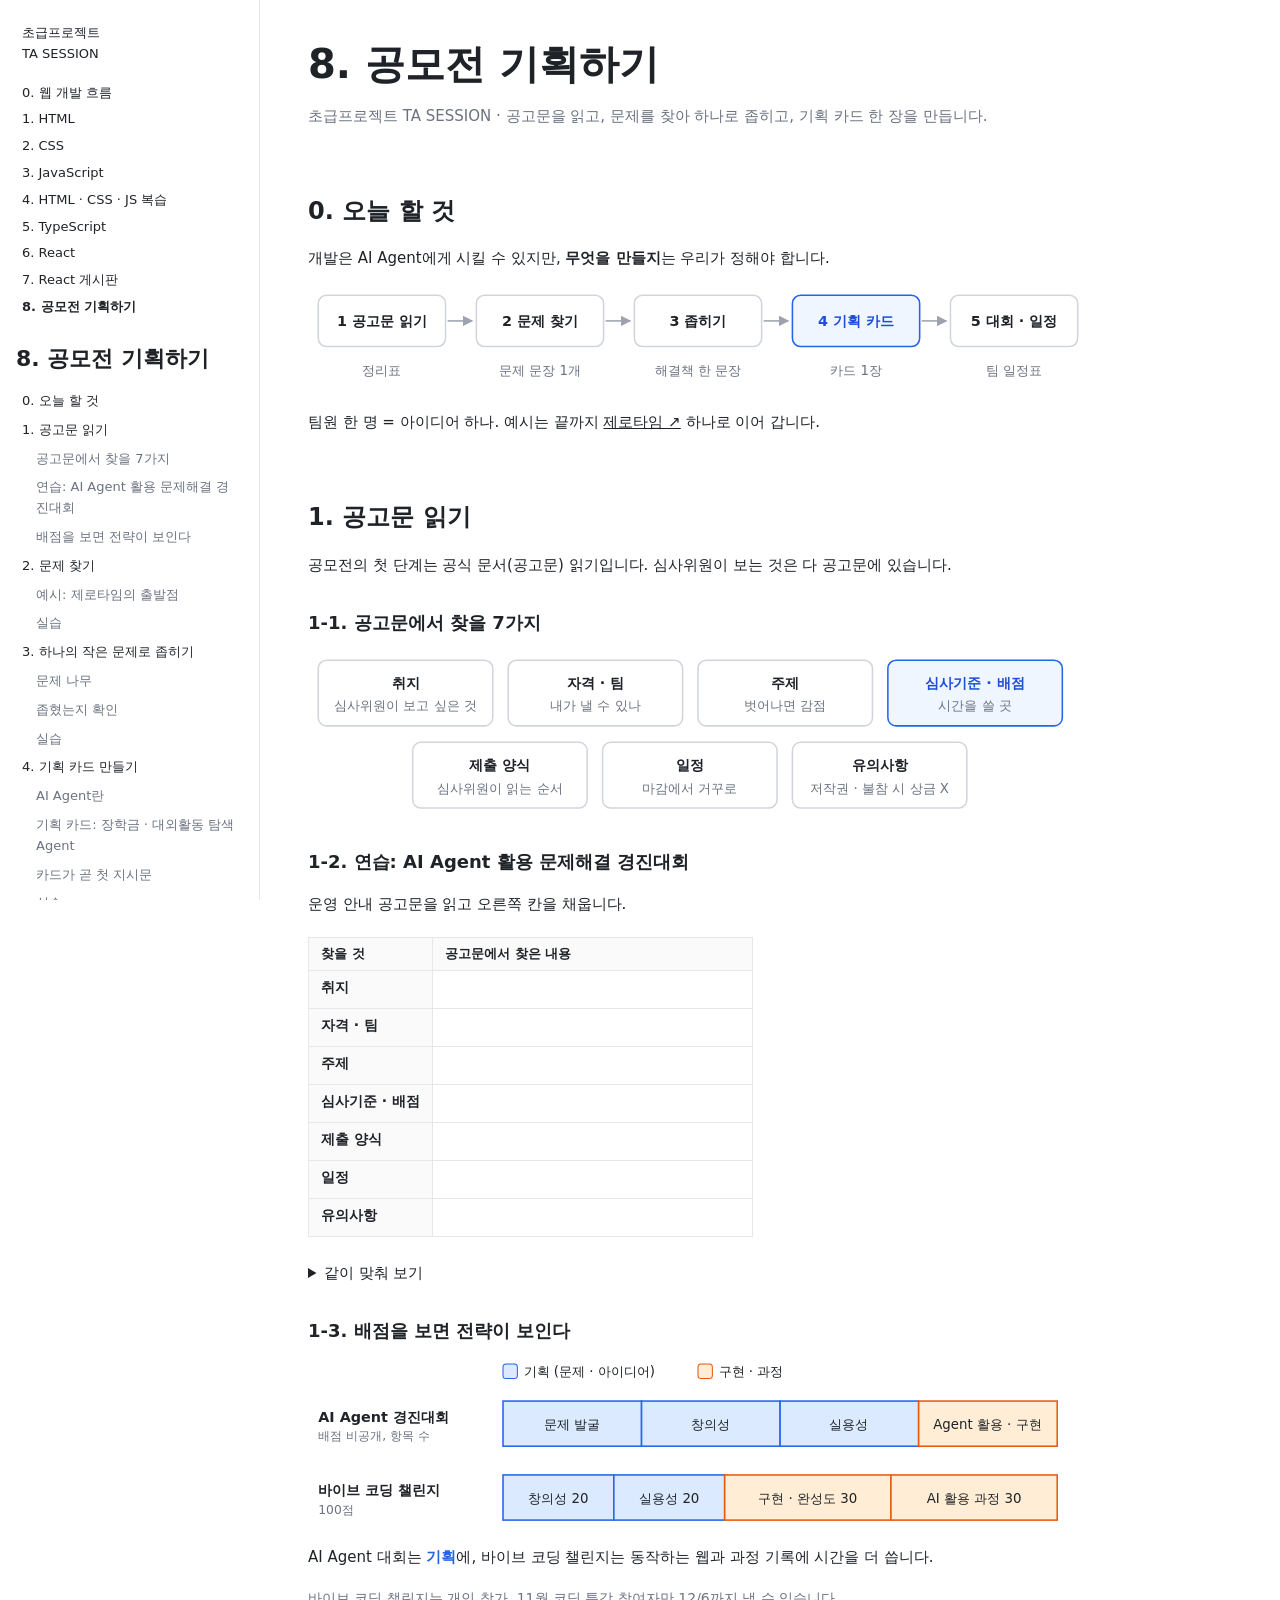
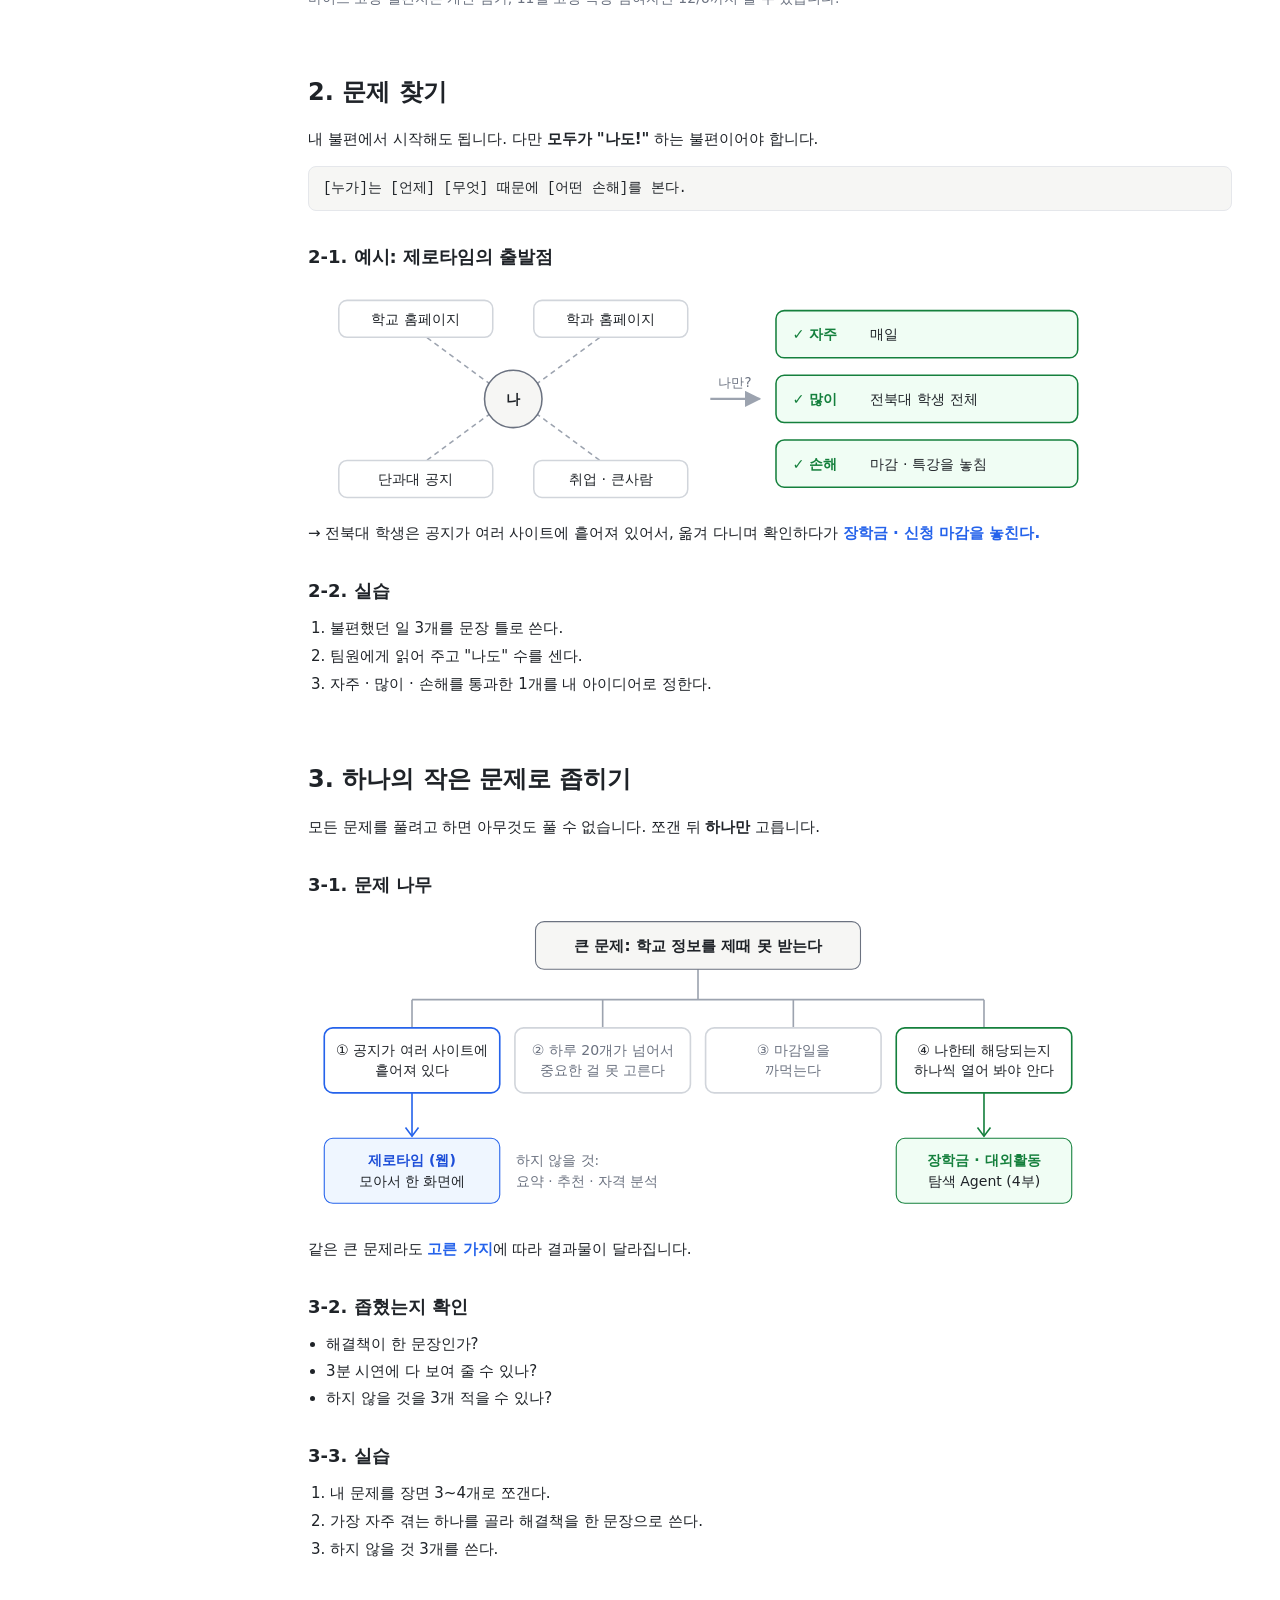
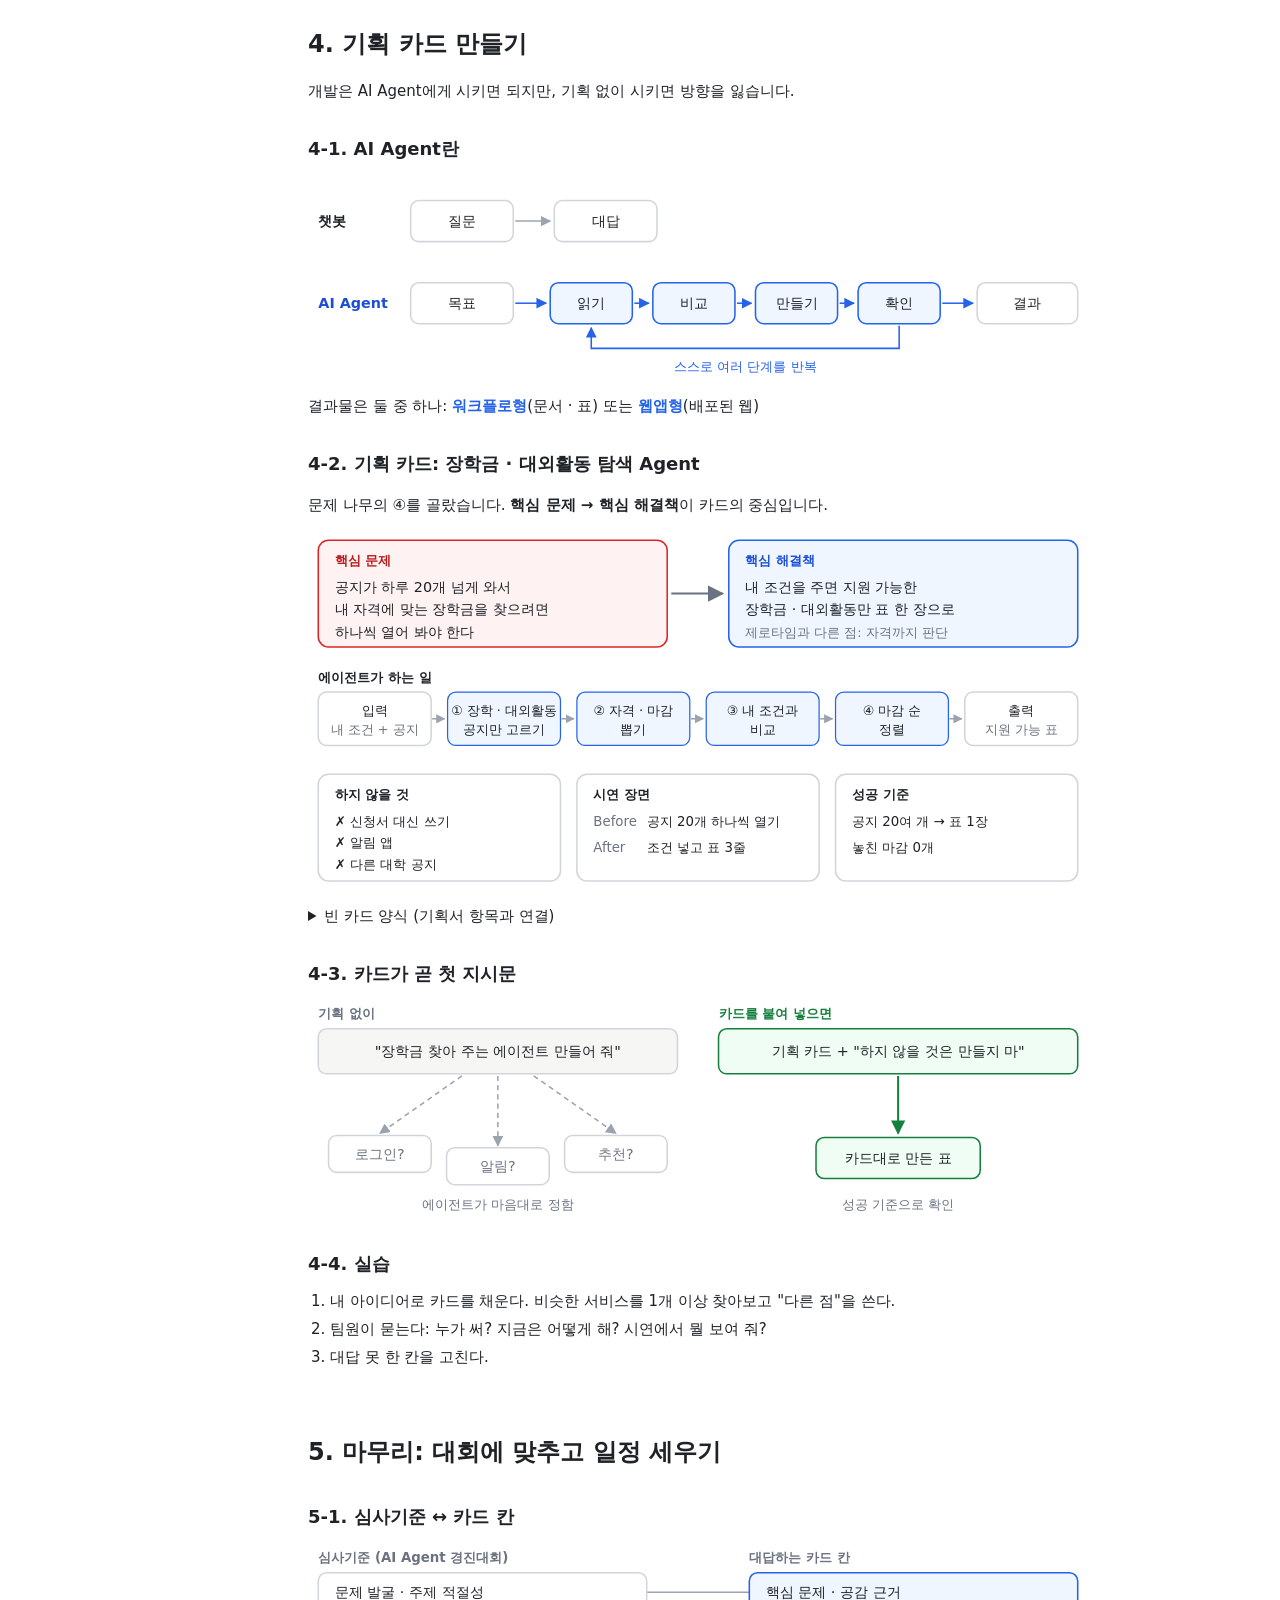
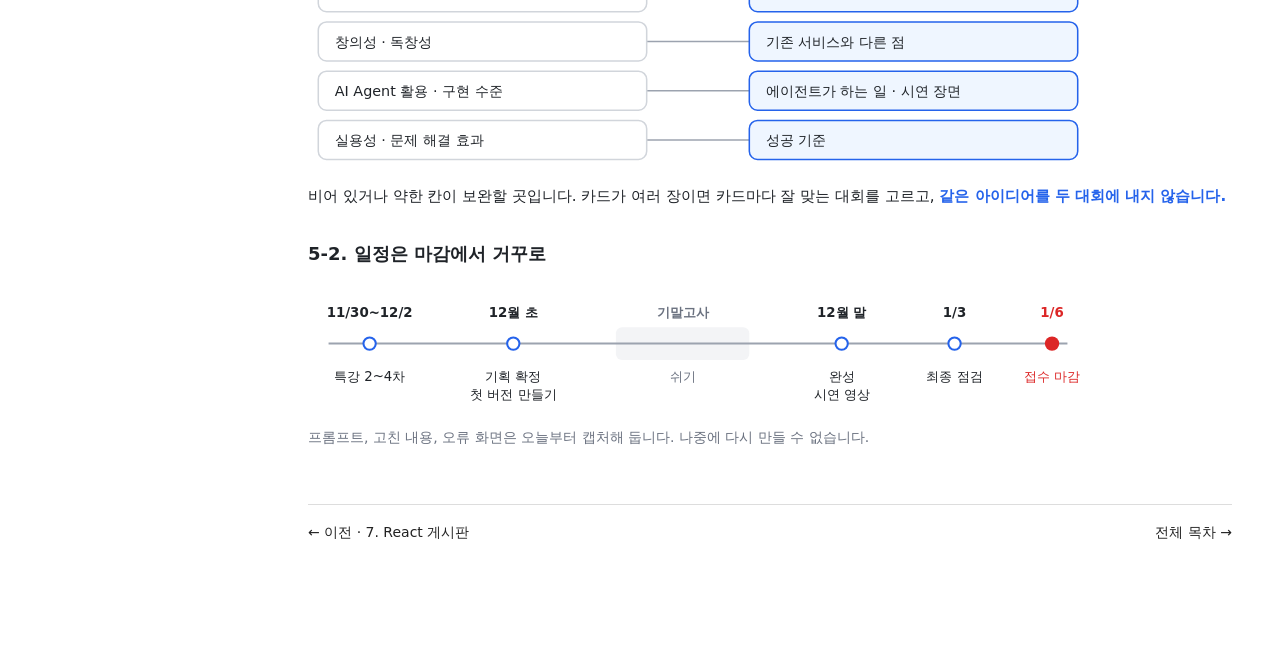
<file: 8-Contest.html>
<!DOCTYPE html>
<html lang="ko">
<head>
<meta charset="UTF-8" />
<meta name="viewport" content="width=device-width, initial-scale=1" />
<meta name="description" content="초급프로젝트 TA SESSION: 공모전 공고문을 읽고, 모두가 공감하는 문제를 찾아 하나로 좁히고, 기획 카드 한 장을 만듭니다.">
<title>8. 공모전 기획하기 | 초급프로젝트 TA SESSION</title>
<link rel="stylesheet" href="session.css">
<style>
  :root {
    --bg: #ffffff; --fg: #1f2328; --muted: #6b7280; --line: #e5e7eb;
    --code-bg: #f6f6f4; --accent: #2563eb; --pane: #fafafa;
    --tag: #b91c1c; --attr: #7c3aed; --str: #15803d; --cmt: #9ca3af; --kw: #1d4ed8;
  }
  * { box-sizing: border-box; }
  html { scroll-behavior: smooth; }
  body {
    margin: 0; background: var(--bg); color: var(--fg);
    font-family: system-ui, -apple-system, "Segoe UI", Roboto, "Apple SD Gothic Neo", "Noto Sans KR", sans-serif;
    font-size: 15px; line-height: 1.6;
  }
  .layout { display: grid; grid-template-columns: 260px minmax(0, 1fr); min-height: 100vh; }
  nav.toc {
    position: sticky; top: 0; height: 100vh; overflow: auto;
    border-right: 1px solid var(--line); padding: 20px 16px; font-size: 13px;
  }
  nav.toc h1 { font-size: 22px; margin: 0 0 12px; }
  nav.toc ol { list-style: none; padding: 0; margin: 0; }
  nav.toc li { margin: 2px 0; }
  nav.toc li ol { padding-left: 14px; }
  nav.toc a { color: var(--fg); text-decoration: none; display: block; padding: 3px 6px; border-radius: 4px; }
  nav.toc a:hover { background: var(--code-bg); }
  nav.toc a.sub { color: var(--muted); }
  main { padding: 32px 48px 120px; max-width: 1400px; }
  h1.title { font-size: 40px; margin: 0 0 8px; }
  .subtitle { color: var(--muted); margin: 0 0 40px; }
  h2 { font-size: 24px; margin: 56px 0 16px; padding-top: 8px; }
  h3 { font-size: 18px; margin: 32px 0 10px; }
  h4 { font-size: 15px; margin: 22px 0 8px; color: #374151; }
  p.note { color: var(--muted); font-size: 14px; margin: 8px 0 16px; }

  /* 정리 표 */
  table.ref { border-collapse: collapse; font-size: 14px; margin: 6px 0 12px; }
  table.ref td { border: 1px solid var(--line); padding: 5px 12px; vertical-align: top; }
  table.ref td:first-child { font-family: ui-monospace, SFMono-Regular, Menlo, Consolas, monospace; font-size: 13px; white-space: nowrap; background: var(--code-bg); color: var(--tag); }

  /* 코드 + 실행 결과 */
  .demo { border: 1px solid var(--line); border-radius: 10px; overflow: hidden; margin: 16px 0 28px; background: var(--bg); }
  .demo .bar { display: flex; align-items: center; gap: 8px; padding: 8px 12px; border-bottom: 1px solid var(--line); background: var(--pane); font-size: 13px; }
  .demo .bar .name { font-weight: 600; margin-right: auto; }
  .demo .bar .file { font-size: 12px; color: var(--muted); background: transparent; }
  .demo .bar button { font: inherit; font-size: 12px; padding: 4px 10px; border: 1px solid var(--line); border-radius: 6px; background: #fff; cursor: pointer; }
  .demo .bar button:hover { border-color: var(--accent); color: var(--accent); }
  .demo .panes { display: grid; grid-template-columns: 1fr 1fr; }
  .demo .panes > div { min-width: 0; }
  .demo .code { background: var(--code-bg); border-right: 1px solid var(--line); }
  .demo .code pre { margin: 0; padding: 14px 16px; overflow: auto; max-height: var(--h, 460px); font: 12.5px/1.55 ui-monospace, SFMono-Regular, Menlo, Consolas, monospace; tab-size: 2; }
  .demo .result { display: flex; flex-direction: column; }
  .demo .result .label { font-size: 12px; color: var(--muted); padding: 6px 12px; border-bottom: 1px dashed var(--line); }
  .demo iframe { border: 0; width: 100%; height: var(--frame-h, var(--h, 460px)); background: #fff; flex: 0 0 auto; }
  .demo .panes:has(> .result:only-child) { grid-template-columns: 1fr; }
  .demo.tall { --h: 640px; }
  .demo.short { --h: 260px; }
  .demo.stack .panes { grid-template-columns: 1fr; }
  .demo.stack iframe { flex: 0 0 auto; height: max(760px, 85vh); }
  .demo.stack .code { border-right: 0; border-top: 1px solid var(--line); }
  .demo.stack .code pre { max-height: 520px; }
  .demo.stack details > summary { cursor: pointer; padding: 10px 14px; font-size: 13px; color: var(--muted); background: var(--pane); user-select: none; }
  .demo.stack details > summary:hover { color: var(--accent); }
  @media (max-width: 1000px) {
    .layout { grid-template-columns: 1fr; }
    nav.toc { position: static; height: auto; border-right: 0; border-bottom: 1px solid var(--line); }
    main { padding: 24px 20px 80px; }
    .demo .panes { grid-template-columns: 1fr; }
    .demo .code { border-right: 0; border-bottom: 1px solid var(--line); }
  }
  /* 문법 색 */
  .t { color: var(--tag); } .a { color: var(--attr); } .s { color: var(--str); } .c { color: var(--cmt); font-style: italic; } .k { color: var(--kw); } .n { color: var(--attr); }
  textarea.src, textarea.run, textarea.tsc { display: none; }

  /* 다이어그램 */
  .diagram { margin: 12px 0 8px; max-width: 720px; }
  .diagram svg { width: 100%; height: auto; }
  .demo.code-only .code { border-right: 0; }
  .demo.code-only .panes { grid-template-columns: 1fr; }
</style>
<style>
  main { min-width: 0; }
  .demo .bar { flex-wrap: wrap; }
  .demo .bar button:hover { border-color: #333; color: #333; }
  .demo .bar button[aria-pressed="true"] { background: #ececec; border-color: #888; }
  .demo .bar .name { flex: 1 0 180px; }
  .demo.resizable iframe { flex: 0 0 auto; width: 100%; max-width: 100%; height: var(--frame-h, var(--h, 360px)); align-self: flex-start; }
  .demo.resizable .result { background: #f0f0f0; }
  .demo.resizable .result .label { background: #fff; }
  .ref-wrap { overflow-x: auto; }
  table.ref.cols3 td:first-child { font-family: inherit; font-size: 14px; color: var(--muted); background: transparent; white-space: nowrap; }
  table.ref.cols3 td:nth-child(2) { font-family: ui-monospace, SFMono-Regular, Menlo, Consolas, monospace; font-size: 13px; white-space: nowrap; background: var(--code-bg); color: var(--tag); }
  pre.rule { background: var(--code-bg); border: 1px solid var(--line); border-radius: 8px; padding: 10px 14px; font-size: 14px; margin: 8px 0 12px; overflow-x: auto; }
  figure.shot { margin: 12px 0 16px; }
  figure.shot img { display: block; width: min(100%, 220px); height: auto; border-radius: 12px; border: 1px solid var(--line); }
  figure.shot figcaption { margin-top: 6px; font-size: 13px; color: var(--muted); }
  kbd { font-family: ui-monospace, SFMono-Regular, Menlo, monospace; font-size: 0.9em; padding: 1px 5px; border: 1px solid var(--line); border-bottom-width: 2px; border-radius: 4px; background: var(--code-bg); }
  ul.plain { padding-left: 18px; margin: 6px 0 14px; }
  ul.plain li { margin: 3px 0; }
  ul.plain code, p code { background: var(--code-bg); padding: 1px 6px; border-radius: 4px; font-size: 13px; }
  main > p a, main > details a { color: inherit; }
  details.extra { margin: 12px 0 24px; }
  details.extra > summary { cursor: pointer; }
  /* JS: 콘솔 패널 · ▶ 실행(data-manual) */
  .demo .console { flex: 1 1 auto; border-top: 1px solid var(--line); background: #fff; }
  .demo .console .lines { max-height: var(--console-h, 320px); overflow: auto; font: 12.5px/1.55 ui-monospace, SFMono-Regular, Menlo, Consolas, monospace; }
  .demo .console .line { display: flex; gap: 12px; min-height: calc(1.55em + 6px); padding: 3px 12px; border-bottom: 1px solid #f0f0f0; white-space: pre-wrap; overflow-wrap: anywhere; }
  .demo .console .line .where { margin-left: auto; color: var(--muted); font-size: 12px; white-space: nowrap; }
  .demo .console .line.warn { background: #fffbeb; color: #92400e; border-bottom-color: #fde68a; }
  .demo .console .line.error { background: #fef2f2; color: #b91c1c; border-bottom-color: #fecaca; }
  .demo .console .empty { padding: 6px 12px; font-size: 12px; color: var(--cmt); }
  .demo.console-only .console { border-top: 0; }
  .demo.console-only .console .lines { max-height: var(--console-h, var(--h, 460px)); }
  .demo .run-gate { display: flex; flex-direction: column; align-items: center; justify-content: center; gap: 8px; height: var(--frame-h, var(--h, 460px)); background: var(--pane); font-size: 13px; color: var(--muted); }
  .demo.stack .run-gate { height: max(760px, 85vh); }
  .demo.stack.resizable .run-gate { height: var(--frame-h, var(--h, 360px)); }
  .demo .run-gate button { font: inherit; padding: 6px 16px; border: 1px solid var(--line); border-radius: 6px; background: #fff; color: var(--fg); cursor: pointer; }
  .demo .run-gate button:hover { border-color: #333; color: #333; }
  .demo .run-gate[hidden] { display: none; }
  @media print {
    .layout { display: block; }
    nav.toc, .demo .bar button { display: none; }
    main { padding: 0; max-width: none; }
    .demo .code pre { max-height: none; white-space: pre-wrap; overflow-wrap: anywhere; }
    h2, h3 { break-after: avoid; }
    .demo .console .lines { max-height: none; overflow: visible; }
    .demo .run-gate { height: auto; padding: 12px; }
    .demo .run-gate button { display: none; }
  }
  /* TS 데모: 타입 검사 상자 · 오류 줄 빨간 물결 */
  .demo .console.tsc { flex: 0 0 auto; border-top: 1px solid var(--line); }
  .demo .console.tsc .label { font-size: 12px; color: var(--muted); padding: 6px 12px; border-bottom: 1px dashed var(--line); }
  .demo .console.tsc .line.ok { background: #f0fdf4; color: #15803d; }
  .demo .console.tsc .line .body { display: flex; flex-direction: column; gap: 2px; min-width: 0; }
  .demo .console.tsc .line .body code { color: #7f1d1d; background: transparent; padding: 0; font-weight: 600; }
  .demo.console-only .console.tsc + .console { border-top: 1px solid var(--line); }
  .demo .console.tsc .line .body .en { color: #9a6b6b; font-size: 11.5px; }
  .demo .code .ts-bad { text-decoration: underline wavy #dc2626; text-decoration-thickness: 1.5px; text-underline-offset: 3px; }
</style>
<style>
  /* 8주차: 글 위주 표 · 예시 상자 · 빈칸 */
  table.ref th { border: 1px solid var(--line); padding: 6px 12px; background: var(--pane); text-align: left; font-size: 13px; font-weight: 600; white-space: nowrap; }
  table.ref.plain td:first-child { font-family: inherit; font-size: 14px; color: var(--fg); background: var(--pane); font-weight: 600; white-space: nowrap; }
  table.ref.plain.wrap td:first-child { white-space: normal; min-width: 240px; max-width: 420px; }
  table.ref.plain td.blank { min-width: 320px; height: 38px; }
  table.ref.plain td.map { color: var(--muted); font-size: 13px; white-space: nowrap; }
  table.ref.plain td.bad { color: #b91c1c; } table.ref.plain td.good { color: #15803d; }
  table.ref.plain td.mark { text-align: center; font-weight: 700; }
  .example { border-left: 3px solid var(--accent); background: #f8fafc; padding: 6px 18px 4px; margin: 14px 0 22px; border-radius: 0 8px 8px 0; max-width: 900px; }
  .example > .tag { display: inline-block; font-size: 12px; color: var(--accent); font-weight: 600; margin: 6px 0 2px; }
  ol.steps { padding-left: 22px; margin: 6px 0 18px; } ol.steps li { margin: 4px 0; }
  .compare { display: grid; grid-template-columns: 1fr 1fr; gap: 16px; max-width: 900px; margin: 10px 0 20px; }
  .compare > div { border: 1px solid var(--line); border-radius: 10px; padding: 4px 16px 8px; }
  .compare h4 { margin: 12px 0 6px; }
  .compare pre.rule { margin: 6px 0 10px; white-space: pre-wrap; }
  .compare p { font-size: 14px; margin: 6px 0; }
  @media (max-width: 760px) { .compare { grid-template-columns: 1fr; } }
</style>
<style>
  /* 8주차 그림 중심 */
  .diagram { max-width: 780px; margin: 14px 0 10px; }
  .diagram svg { display: block; }
  p.cap { font-size: 15px; margin: 4px 0 18px; }
  p.cap b { color: var(--accent); }
  @media (max-width: 640px) { .diagram { overflow-x: auto; } .diagram svg { min-width: 600px; } }
</style>
</head>
<body>
<div class="layout">
<nav class="toc" aria-label="자료 목차">
  <a class="session-brand" href="index.html">초급프로젝트<br>TA SESSION</a>
  <div class="session-nav">
    <a href="0-web-flow.html">0. 웹 개발 흐름</a>
    <a href="1-HTML.html">1. HTML</a>
    <a href="2-CSS.html">2. CSS</a>
    <a href="3-JS.html">3. JavaScript</a>
    <a href="4-review.html">4. HTML · CSS · JS 복습</a>
    <a href="5-TS.html">5. TypeScript</a>
    <a href="6-React.html">6. React</a>
    <a href="7-Board.html">7. React 게시판</a>
    <a href="8-Contest.html" aria-current="page">8. 공모전 기획하기</a>
  </div>
  <h1>8. 공모전 기획하기</h1>
  <ol>
    <li><a href="#s0">0. 오늘 할 것</a></li>
    <li><a href="#s1">1. 공고문 읽기</a><ol>
      <li><a class="sub" href="#s1-1">공고문에서 찾을 7가지</a></li>
      <li><a class="sub" href="#s1-2">연습: AI Agent 활용 문제해결 경진대회</a></li>
      <li><a class="sub" href="#s1-3">배점을 보면 전략이 보인다</a></li>
    </ol></li>
    <li><a href="#s2">2. 문제 찾기</a><ol>
      <li><a class="sub" href="#s2-1">예시: 제로타임의 출발점</a></li>
      <li><a class="sub" href="#s2-2">실습</a></li>
    </ol></li>
    <li><a href="#s3">3. 하나의 작은 문제로 좁히기</a><ol>
      <li><a class="sub" href="#s3-1">문제 나무</a></li>
      <li><a class="sub" href="#s3-2">좁혔는지 확인</a></li>
      <li><a class="sub" href="#s3-3">실습</a></li>
    </ol></li>
    <li><a href="#s4">4. 기획 카드 만들기</a><ol>
      <li><a class="sub" href="#s4-1">AI Agent란</a></li>
      <li><a class="sub" href="#s4-2">기획 카드: 장학금 · 대외활동 탐색 Agent</a></li>
      <li><a class="sub" href="#s4-3">카드가 곧 첫 지시문</a></li>
      <li><a class="sub" href="#s4-4">실습</a></li>
    </ol></li>
    <li><a href="#s5">5. 마무리: 대회에 맞추고 일정 세우기</a><ol>
      <li><a class="sub" href="#s5-1">심사기준 ↔ 카드 칸</a></li>
      <li><a class="sub" href="#s5-2">일정은 마감에서 거꾸로</a></li>
    </ol></li>
  </ol>
</nav>
<main>
<h1 class="title">8. 공모전 기획하기</h1>
<p class="subtitle">초급프로젝트 TA SESSION · 공고문을 읽고, 문제를 찾아 하나로 좁히고, 기획 카드 한 장을 만듭니다.</p>

<h2 id="s0">0. 오늘 할 것</h2>
<p>개발은 AI Agent에게 시킬 수 있지만, <b>무엇을 만들지</b>는 우리가 정해야 합니다.</p>
<div class="diagram">
<svg viewBox="0 0 760 112" role="img" aria-label="오늘 순서: 공고문 읽기, 문제 찾기, 좁히기, 기획 카드, 대회와 일정. 각각 정리표, 문제 문장, 해결책 한 문장, 카드 1장, 팀 일정표가 남는다." font-family="system-ui, -apple-system, 'Apple SD Gothic Neo', 'Noto Sans KR', sans-serif" font-size="14">
  <defs><marker id="m0" viewBox="0 0 10 10" refX="9" refY="5" markerWidth="7" markerHeight="7" orient="auto"><path d="M0 0 L10 5 L0 10 z" fill="#9ca3af"/></marker></defs>
  <g fill="#fff" stroke="#d1d5db" stroke-width="1.5">
    <rect x="10" y="10" width="124" height="50" rx="8"/><rect x="164" y="10" width="124" height="50" rx="8"/><rect x="318" y="10" width="124" height="50" rx="8"/>
    <rect x="472" y="10" width="124" height="50" rx="8" stroke="#2563eb" fill="#eff6ff"/><rect x="626" y="10" width="124" height="50" rx="8"/>
  </g>
  <g stroke="#9ca3af" stroke-width="1.5" marker-end="url(#m0)">
    <path d="M136 35 H160"/><path d="M290 35 H314"/><path d="M444 35 H468"/><path d="M598 35 H622"/>
  </g>
  <g text-anchor="middle" font-weight="700" fill="#1f2328">
    <text x="72" y="40">1 공고문 읽기</text><text x="226" y="40">2 문제 찾기</text><text x="380" y="40">3 좁히기</text>
    <text x="534" y="40" fill="#1d4ed8">4 기획 카드</text><text x="688" y="40">5 대회 · 일정</text>
  </g>
  <g text-anchor="middle" fill="#6b7280" font-size="13">
    <text x="72" y="88">정리표</text><text x="226" y="88">문제 문장 1개</text><text x="380" y="88">해결책 한 문장</text>
    <text x="534" y="88">카드 1장</text><text x="688" y="88">팀 일정표</text>
  </g>
</svg>
</div>
<p class="cap">팀원 한 명 = 아이디어 하나. 예시는 끝까지 <a href="https://zerotime.kr/" target="_blank" rel="noopener noreferrer">제로타임 ↗</a> 하나로 이어 갑니다.</p>

<h2 id="s1">1. 공고문 읽기</h2>
<p>공모전의 첫 단계는 공식 문서(공고문) 읽기입니다. 심사위원이 보는 것은 다 공고문에 있습니다.</p>

<h3 id="s1-1">1-1. 공고문에서 찾을 7가지</h3>
<div class="diagram">
<svg viewBox="0 0 760 160" role="img" aria-label="공고문에서 찾을 7가지: 취지, 자격과 팀, 주제, 심사기준과 배점, 제출 양식, 일정, 유의사항" font-family="system-ui, -apple-system, 'Apple SD Gothic Neo', 'Noto Sans KR', sans-serif" font-size="14">
  <g fill="#fff" stroke="#d1d5db" stroke-width="1.5">
    <rect x="10" y="8" width="170" height="64" rx="8"/><rect x="195" y="8" width="170" height="64" rx="8"/><rect x="380" y="8" width="170" height="64" rx="8"/>
    <rect x="565" y="8" width="170" height="64" rx="8" stroke="#2563eb" fill="#eff6ff"/>
    <rect x="102" y="88" width="170" height="64" rx="8"/><rect x="287" y="88" width="170" height="64" rx="8"/><rect x="472" y="88" width="170" height="64" rx="8"/>
  </g>
  <g text-anchor="middle" font-weight="700" fill="#1f2328">
    <text x="95" y="35">취지</text><text x="280" y="35">자격 · 팀</text><text x="465" y="35">주제</text><text x="650" y="35" fill="#1d4ed8">심사기준 · 배점</text>
    <text x="187" y="115">제출 양식</text><text x="372" y="115">일정</text><text x="557" y="115">유의사항</text>
  </g>
  <g text-anchor="middle" fill="#6b7280" font-size="13">
    <text x="95" y="57">심사위원이 보고 싶은 것</text><text x="280" y="57">내가 낼 수 있나</text><text x="465" y="57">벗어나면 감점</text><text x="650" y="57">시간을 쓸 곳</text>
    <text x="187" y="137">심사위원이 읽는 순서</text><text x="372" y="137">마감에서 거꾸로</text><text x="557" y="137">저작권 · 불참 시 상금 X</text>
  </g>
</svg>
</div>

<h3 id="s1-2">1-2. 연습: AI Agent 활용 문제해결 경진대회</h3>
<p>운영 안내 공고문을 읽고 오른쪽 칸을 채웁니다.</p>
<div class="ref-wrap"><table class="ref plain"><thead>
<tr><th>찾을 것</th><th>공고문에서 찾은 내용</th></tr>
</thead><tbody>
<tr><td>취지</td><td class="blank"></td></tr>
<tr><td>자격 · 팀</td><td class="blank"></td></tr>
<tr><td>주제</td><td class="blank"></td></tr>
<tr><td>심사기준 · 배점</td><td class="blank"></td></tr>
<tr><td>제출 양식</td><td class="blank"></td></tr>
<tr><td>일정</td><td class="blank"></td></tr>
<tr><td>유의사항</td><td class="blank"></td></tr>
</tbody></table></div>
<details class="extra"><summary>같이 맞춰 보기</summary>
<div class="ref-wrap"><table class="ref plain"><tbody>
<tr><td>취지</td><td>AI Agent 활용 역량, 실생활 · 학업 문제를 창의적으로 해결</td></tr>
<tr><td>자격 · 팀</td><td>학부 재학생, 2인 이상 팀</td></tr>
<tr><td>주제</td><td>일상의 문제를 AI Agent로 해결하라!</td></tr>
<tr><td>심사기준 · 배점</td><td>문제 발굴 · 창의성 · AI Agent 활용 및 구현 · 실용성 (배점 비공개), 특강 1~4차 전부 들으면 +10점</td></tr>
<tr><td>제출 양식</td><td>신청서, 기획서, 결과물 · 증빙(자유 형식)</td></tr>
<tr><td>일정</td><td>특강 11/25 · 11/30 · 12/1 · 12/2, 접수 1/6(수)까지 LMS, 발표회 1/20</td></tr>
<tr><td>유의사항</td><td>수상작 저작권은 주최 측, 입상자 발표회 불참 시 상금 미지급</td></tr>
</tbody></table></div>
</details>

<h3 id="s1-3">1-3. 배점을 보면 전략이 보인다</h3>
<div class="diagram">
<svg viewBox="0 0 760 170" role="img" aria-label="AI Agent 경진대회는 심사 항목 4개 중 3개가 기획 쪽이고, 바이브 코딩 챌린지는 100점 중 60점이 구현과 개발 과정이다." font-family="system-ui, -apple-system, 'Apple SD Gothic Neo', 'Noto Sans KR', sans-serif" font-size="13">
  <rect x="190" y="4" width="14" height="14" rx="3" fill="#dbeafe" stroke="#2563eb"/><text x="210" y="16" fill="#1f2328">기획 (문제 · 아이디어)</text>
  <rect x="380" y="4" width="14" height="14" rx="3" fill="#ffedd5" stroke="#ea580c"/><text x="400" y="16" fill="#1f2328">구현 · 과정</text>
  <text x="10" y="60" font-weight="700" font-size="14" fill="#1f2328">AI Agent 경진대회</text>
  <text x="10" y="78" fill="#6b7280" font-size="12">배점 비공개, 항목 수</text>
  <g stroke-width="1.5">
    <rect x="190" y="40" width="135" height="44" fill="#dbeafe" stroke="#2563eb"/><rect x="325" y="40" width="135" height="44" fill="#dbeafe" stroke="#2563eb"/>
    <rect x="460" y="40" width="135" height="44" fill="#dbeafe" stroke="#2563eb"/><rect x="595" y="40" width="135" height="44" fill="#ffedd5" stroke="#ea580c"/>
  </g>
  <g text-anchor="middle" fill="#1f2328"><text x="257" y="67">문제 발굴</text><text x="392" y="67">창의성</text><text x="527" y="67">실용성</text><text x="662" y="67">Agent 활용 · 구현</text></g>
  <text x="10" y="132" font-weight="700" font-size="14" fill="#1f2328">바이브 코딩 챌린지</text>
  <text x="10" y="150" fill="#6b7280" font-size="12">100점</text>
  <g stroke-width="1.5">
    <rect x="190" y="112" width="108" height="44" fill="#dbeafe" stroke="#2563eb"/><rect x="298" y="112" width="108" height="44" fill="#dbeafe" stroke="#2563eb"/>
    <rect x="406" y="112" width="162" height="44" fill="#ffedd5" stroke="#ea580c"/><rect x="568" y="112" width="162" height="44" fill="#ffedd5" stroke="#ea580c"/>
  </g>
  <g text-anchor="middle" fill="#1f2328"><text x="244" y="139">창의성 20</text><text x="352" y="139">실용성 20</text><text x="487" y="139">구현 · 완성도 30</text><text x="649" y="139">AI 활용 과정 30</text></g>
</svg>
</div>
<p class="cap">AI Agent 대회는 <b>기획</b>에, 바이브 코딩 챌린지는 동작하는 웹과 과정 기록에 시간을 더 씁니다.</p>
<p class="note">바이브 코딩 챌린지는 개인 참가, 11월 코딩 특강 참여자만 12/6까지 낼 수 있습니다.</p>

<h2 id="s2">2. 문제 찾기</h2>
<p>내 불편에서 시작해도 됩니다. 다만 <b>모두가 "나도!"</b> 하는 불편이어야 합니다.</p>
<pre class="rule">[누가]는 [언제] [무엇] 때문에 [어떤 손해]를 본다.</pre>

<h3 id="s2-1">2-1. 예시: 제로타임의 출발점</h3>
<div class="diagram">
<svg viewBox="0 0 760 220" role="img" aria-label="나는 학교 홈페이지, 학과 홈페이지, 단과대 공지, 취업·큰사람 사이트를 오가며 공지를 확인한다. 공감 체크: 매일 겪고, 전북대 학생 전체가 겪고, 마감과 특강을 놓치는 손해가 있다." font-family="system-ui, -apple-system, 'Apple SD Gothic Neo', 'Noto Sans KR', sans-serif" font-size="14">
  <defs><marker id="m2" viewBox="0 0 10 10" refX="9" refY="5" markerWidth="8" markerHeight="8" orient="auto"><path d="M0 0 L10 5 L0 10 z" fill="#9ca3af"/></marker></defs>
  <g stroke="#9ca3af" stroke-width="1.5" stroke-dasharray="5 4" fill="none">
    <path d="M178 96 L110 46"/><path d="M222 96 L290 46"/><path d="M178 124 L110 174"/><path d="M222 124 L290 174"/>
  </g>
  <g fill="#fff" stroke="#d1d5db" stroke-width="1.5">
    <rect x="30" y="14" width="150" height="36" rx="8"/><rect x="220" y="14" width="150" height="36" rx="8"/>
    <rect x="30" y="170" width="150" height="36" rx="8"/><rect x="220" y="170" width="150" height="36" rx="8"/>
  </g>
  <circle cx="200" cy="110" r="28" fill="#f6f6f4" stroke="#6b7280" stroke-width="1.5"/>
  <g text-anchor="middle" fill="#1f2328">
    <text x="105" y="37">학교 홈페이지</text><text x="295" y="37">학과 홈페이지</text>
    <text x="105" y="193">단과대 공지</text><text x="295" y="193">취업 · 큰사람</text>
    <text x="200" y="115" font-weight="700">나</text>
  </g>
  <path d="M392 110 H440" stroke="#9ca3af" stroke-width="2" marker-end="url(#m2)"/>
  <text x="416" y="98" text-anchor="middle" fill="#6b7280" font-size="13">나만?</text>
  <g fill="#f0fdf4" stroke="#15803d" stroke-width="1.5">
    <rect x="456" y="24" width="294" height="46" rx="8"/><rect x="456" y="87" width="294" height="46" rx="8"/><rect x="456" y="150" width="294" height="46" rx="8"/>
  </g>
  <g fill="#15803d" font-weight="700"><text x="472" y="52">✓ 자주</text><text x="472" y="115">✓ 많이</text><text x="472" y="178">✓ 손해</text></g>
  <g fill="#1f2328"><text x="548" y="52">매일</text><text x="548" y="115">전북대 학생 전체</text><text x="548" y="178">마감 · 특강을 놓침</text></g>
</svg>
</div>
<p class="cap">→ 전북대 학생은 공지가 여러 사이트에 흩어져 있어서, 옮겨 다니며 확인하다가 <b>장학금 · 신청 마감을 놓친다.</b></p>

<h3 id="s2-2">2-2. 실습</h3>
<ol class="steps">
  <li>불편했던 일 3개를 문장 틀로 쓴다.</li>
  <li>팀원에게 읽어 주고 "나도" 수를 센다.</li>
  <li>자주 · 많이 · 손해를 통과한 1개를 내 아이디어로 정한다.</li>
</ol>

<h2 id="s3">3. 하나의 작은 문제로 좁히기</h2>
<p>모든 문제를 풀려고 하면 아무것도 풀 수 없습니다. 쪼갠 뒤 <b>하나만</b> 고릅니다.</p>

<h3 id="s3-1">3-1. 문제 나무</h3>
<div class="diagram">
<svg viewBox="0 0 720 290" role="img" aria-label="큰 문제 '학교 정보를 제때 못 받는다'를 네 가지 작은 문제로 쪼갠 나무. 1번 '공지가 여러 사이트에 흩어져 있다'에서 제로타임(해결책: 모아서 한 화면에, 하지 않을 것: 요약·추천·자격 분석)이, 4번 '나한테 해당되는지 하나씩 열어 봐야 안다'에서 장학금·대외활동 탐색 Agent가 나온다." font-family="system-ui, -apple-system, 'Apple SD Gothic Neo', 'Noto Sans KR', sans-serif" font-size="13">
  <g fill="none" stroke="#9ca3af" stroke-width="1.5">
    <path d="M360 52 V80 M96 80 H624 M96 80 V106 M272 80 V106 M448 80 V106 M624 80 V106"/>
  </g>
  <g fill="none" stroke-width="1.5">
    <path d="M96 166 V206" stroke="#2563eb"/><path d="M624 166 V206" stroke="#15803d"/>
    <path d="M90 198 L96 206 L102 198" stroke="#2563eb"/><path d="M618 198 L624 206 L630 198" stroke="#15803d"/>
  </g>
  <rect x="210" y="8" width="300" height="44" rx="8" fill="#f6f6f4" stroke="#6b7280"/>
  <text x="360" y="35" text-anchor="middle" font-weight="700" font-size="14" fill="#1f2328">큰 문제: 학교 정보를 제때 못 받는다</text>
  <g fill="#fff" stroke-width="1.5">
    <rect x="15" y="106" width="162" height="60" rx="8" stroke="#2563eb"/>
    <rect x="191" y="106" width="162" height="60" rx="8" stroke="#d1d5db"/>
    <rect x="367" y="106" width="162" height="60" rx="8" stroke="#d1d5db"/>
    <rect x="543" y="106" width="162" height="60" rx="8" stroke="#15803d"/>
  </g>
  <g text-anchor="middle" fill="#1f2328">
    <text x="96" y="131">① 공지가 여러 사이트에</text><text x="96" y="150">흩어져 있다</text>
    <text x="272" y="131" fill="#6b7280">② 하루 20개가 넘어서</text><text x="272" y="150" fill="#6b7280">중요한 걸 못 고른다</text>
    <text x="448" y="131" fill="#6b7280">③ 마감일을</text><text x="448" y="150" fill="#6b7280">까먹는다</text>
    <text x="624" y="131">④ 나한테 해당되는지</text><text x="624" y="150">하나씩 열어 봐야 안다</text>
  </g>
  <rect x="15" y="208" width="162" height="60" rx="8" fill="#eff6ff" stroke="#2563eb"/>
  <rect x="543" y="208" width="162" height="60" rx="8" fill="#f0fdf4" stroke="#15803d"/>
  <g text-anchor="middle">
    <text x="96" y="233" font-weight="700" fill="#1d4ed8">제로타임 (웹)</text><text x="96" y="252" fill="#1f2328">모아서 한 화면에</text>
    <text x="624" y="233" font-weight="700" fill="#15803d">장학금 · 대외활동</text><text x="624" y="252" fill="#1f2328">탐색 Agent (4부)</text>
  </g>
  <g fill="#6b7280" font-size="12.5">
    <text x="192" y="233">하지 않을 것:</text><text x="192" y="252">요약 · 추천 · 자격 분석</text>
  </g>
</svg>
</div>
<p class="cap">같은 큰 문제라도 <b>고른 가지</b>에 따라 결과물이 달라집니다.</p>

<h3 id="s3-2">3-2. 좁혔는지 확인</h3>
<ul class="plain">
  <li>해결책이 한 문장인가?</li>
  <li>3분 시연에 다 보여 줄 수 있나?</li>
  <li>하지 않을 것을 3개 적을 수 있나?</li>
</ul>

<h3 id="s3-3">3-3. 실습</h3>
<ol class="steps">
  <li>내 문제를 장면 3~4개로 쪼갠다.</li>
  <li>가장 자주 겪는 하나를 골라 해결책을 한 문장으로 쓴다.</li>
  <li>하지 않을 것 3개를 쓴다.</li>
</ol>

<h2 id="s4">4. 기획 카드 만들기</h2>
<p>개발은 AI Agent에게 시키면 되지만, 기획 없이 시키면 방향을 잃습니다.</p>

<h3 id="s4-1">4-1. AI Agent란</h3>
<div class="diagram">
<svg viewBox="0 0 760 200" role="img" aria-label="챗봇은 질문을 받아 대답한다. AI Agent는 목표를 받아 읽기, 비교, 만들기, 확인을 스스로 반복한 뒤 결과를 낸다." font-family="system-ui, -apple-system, 'Apple SD Gothic Neo', 'Noto Sans KR', sans-serif" font-size="14">
  <defs>
    <marker id="m41" viewBox="0 0 10 10" refX="9" refY="5" markerWidth="7" markerHeight="7" orient="auto"><path d="M0 0 L10 5 L0 10 z" fill="#9ca3af"/></marker>
    <marker id="m42" viewBox="0 0 10 10" refX="9" refY="5" markerWidth="7" markerHeight="7" orient="auto"><path d="M0 0 L10 5 L0 10 z" fill="#2563eb"/></marker>
  </defs>
  <text x="10" y="47" font-weight="700" fill="#1f2328">챗봇</text>
  <g fill="#fff" stroke="#d1d5db" stroke-width="1.5"><rect x="100" y="22" width="100" height="40" rx="8"/><rect x="240" y="22" width="100" height="40" rx="8"/></g>
  <path d="M202 42 H236" stroke="#9ca3af" stroke-width="1.5" marker-end="url(#m41)"/>
  <g text-anchor="middle" fill="#1f2328"><text x="150" y="47">질문</text><text x="290" y="47">대답</text></g>

  <text x="10" y="127" font-weight="700" fill="#1d4ed8">AI Agent</text>
  <rect x="100" y="102" width="100" height="40" rx="8" fill="#fff" stroke="#d1d5db" stroke-width="1.5"/>
  <g fill="#eff6ff" stroke="#2563eb" stroke-width="1.5">
    <rect x="236" y="102" width="80" height="40" rx="8"/><rect x="336" y="102" width="80" height="40" rx="8"/><rect x="436" y="102" width="80" height="40" rx="8"/><rect x="536" y="102" width="80" height="40" rx="8"/>
  </g>
  <rect x="652" y="102" width="98" height="40" rx="8" fill="#fff" stroke="#d1d5db" stroke-width="1.5"/>
  <g stroke="#2563eb" stroke-width="1.5" marker-end="url(#m42)" fill="none">
    <path d="M202 122 H232"/><path d="M318 122 H332"/><path d="M418 122 H432"/><path d="M518 122 H532"/><path d="M618 122 H648"/>
    <path d="M576 144 V166 H276 V146"/>
  </g>
  <g text-anchor="middle" fill="#1f2328"><text x="150" y="127">목표</text><text x="276" y="127">읽기</text><text x="376" y="127">비교</text><text x="476" y="127">만들기</text><text x="576" y="127">확인</text><text x="701" y="127">결과</text></g>
  <text x="426" y="188" text-anchor="middle" fill="#2563eb" font-size="13">스스로 여러 단계를 반복</text>
</svg>
</div>
<p class="cap">결과물은 둘 중 하나: <b>워크플로형</b>(문서 · 표) 또는 <b>웹앱형</b>(배포된 웹)</p>

<h3 id="s4-2">4-2. 기획 카드: 장학금 · 대외활동 탐색 Agent</h3>
<p>문제 나무의 ④를 골랐습니다. <b>핵심 문제 → 핵심 해결책</b>이 카드의 중심입니다.</p>
<div class="diagram">
<svg viewBox="0 0 760 350" role="img" aria-label="기획 카드 예시. 핵심 문제: 공지가 하루 20개 넘게 와서 내 자격에 맞는 장학금을 찾으려면 하나씩 열어 봐야 한다. 핵심 해결책: 내 조건을 주면 지원 가능한 장학금과 대외활동만 표 한 장으로 정리한다. 에이전트가 하는 일: 내 조건과 공지를 받아 장학·대외활동 고르기, 자격과 마감 뽑기, 내 조건과 비교, 마감 순 정렬 후 지원 가능 표를 낸다. 하지 않을 것: 신청서 대신 쓰기, 알림 앱, 다른 대학. 시연: 공지 20개를 하나씩 열던 화면에서 표 3줄로. 성공 기준: 공지 20여 개가 표 한 장으로, 놓친 마감 0개." font-family="system-ui, -apple-system, 'Apple SD Gothic Neo', 'Noto Sans KR', sans-serif" font-size="14">
  <defs>
    <marker id="m43" viewBox="0 0 10 10" refX="9" refY="5" markerWidth="8" markerHeight="8" orient="auto"><path d="M0 0 L10 5 L0 10 z" fill="#6b7280"/></marker>
    <marker id="m44" viewBox="0 0 10 10" refX="9" refY="5" markerWidth="6" markerHeight="6" orient="auto"><path d="M0 0 L10 5 L0 10 z" fill="#9ca3af"/></marker>
  </defs>
  <rect x="10" y="8" width="340" height="104" rx="10" fill="#fef2f2" stroke="#dc2626" stroke-width="1.5"/>
  <rect x="410" y="8" width="340" height="104" rx="10" fill="#eff6ff" stroke="#2563eb" stroke-width="1.5"/>
  <path d="M354 60 H404" stroke="#6b7280" stroke-width="2" marker-end="url(#m43)"/>
  <text x="26" y="32" font-weight="700" fill="#b91c1c" font-size="13">핵심 문제</text>
  <text x="426" y="32" font-weight="700" fill="#1d4ed8" font-size="13">핵심 해결책</text>
  <g fill="#1f2328"><text x="26" y="58">공지가 하루 20개 넘게 와서</text><text x="26" y="80">내 자격에 맞는 장학금을 찾으려면</text><text x="26" y="102">하나씩 열어 봐야 한다</text></g>
  <g fill="#1f2328"><text x="426" y="58">내 조건을 주면 지원 가능한</text><text x="426" y="80">장학금 · 대외활동만 표 한 장으로</text><text x="426" y="102" fill="#6b7280" font-size="12.5">제로타임과 다른 점: 자격까지 판단</text></g>

  <text x="10" y="146" font-weight="700" fill="#1f2328" font-size="13">에이전트가 하는 일</text>
  <g fill="#fff" stroke="#d1d5db" stroke-width="1.5">
    <rect x="10" y="156" width="110" height="52" rx="8"/><rect x="640" y="156" width="110" height="52" rx="8"/>
  </g>
  <g fill="#eff6ff" stroke="#2563eb" stroke-width="1.2">
    <rect x="136" y="156" width="110" height="52" rx="8"/><rect x="262" y="156" width="110" height="52" rx="8"/><rect x="388" y="156" width="110" height="52" rx="8"/><rect x="514" y="156" width="110" height="52" rx="8"/>
  </g>
  <g stroke="#9ca3af" stroke-width="1.5" marker-end="url(#m44)"><path d="M121 182 H133"/><path d="M247 182 H259"/><path d="M373 182 H385"/><path d="M499 182 H511"/><path d="M625 182 H637"/></g>
  <g text-anchor="middle" font-size="12.5" fill="#1f2328">
    <text x="65" y="178">입력</text><text x="65" y="197" fill="#6b7280">내 조건 + 공지</text>
    <text x="191" y="178">① 장학 · 대외활동</text><text x="191" y="197">공지만 고르기</text>
    <text x="317" y="178">② 자격 · 마감</text><text x="317" y="197">뽑기</text>
    <text x="443" y="178">③ 내 조건과</text><text x="443" y="197">비교</text>
    <text x="569" y="178">④ 마감 순</text><text x="569" y="197">정렬</text>
    <text x="695" y="178">출력</text><text x="695" y="197" fill="#6b7280">지원 가능 표</text>
  </g>

  <g fill="#fff" stroke="#d1d5db" stroke-width="1.5">
    <rect x="10" y="236" width="236" height="104" rx="10"/><rect x="262" y="236" width="236" height="104" rx="10"/><rect x="514" y="236" width="236" height="104" rx="10"/>
  </g>
  <g font-weight="700" font-size="13" fill="#1f2328"><text x="26" y="260">하지 않을 것</text><text x="278" y="260">시연 장면</text><text x="530" y="260">성공 기준</text></g>
  <g font-size="13" fill="#1f2328">
    <text x="26" y="286">✗ 신청서 대신 쓰기</text><text x="26" y="307">✗ 알림 앱</text><text x="26" y="328">✗ 다른 대학 공지</text>
    <text x="278" y="286" fill="#6b7280">Before</text><text x="330" y="286">공지 20개 하나씩 열기</text>
    <text x="278" y="312" fill="#6b7280">After</text><text x="330" y="312">조건 넣고 표 3줄</text>
    <text x="530" y="286">공지 20여 개 → 표 1장</text><text x="530" y="312">놓친 마감 0개</text>
  </g>
</svg>
</div>
<details class="extra"><summary>빈 카드 양식 (기획서 항목과 연결)</summary>
<div class="ref-wrap"><table class="ref plain"><thead>
<tr><th>카드 칸</th><th>기획서 항목</th></tr>
</thead><tbody>
<tr><td>핵심 문제 (+ 공감 근거)</td><td>해결하고자 하는 문제, 주제 선정 이유</td></tr>
<tr><td>핵심 해결책 (+ 기존 서비스와 다른 점)</td><td>주제 선정 이유</td></tr>
<tr><td>에이전트가 하는 일</td><td>AI Agent 활용 계획</td></tr>
<tr><td>하지 않을 것</td><td></td></tr>
<tr><td>시연 장면, 성공 기준</td><td>문제 해결 과정 및 결과</td></tr>
</tbody></table></div>
</details>

<h3 id="s4-3">4-3. 카드가 곧 첫 지시문</h3>
<div class="diagram">
<svg viewBox="0 0 760 210" role="img" aria-label="기획 없이 '장학금 찾아 주는 에이전트 만들어 줘'라고 하면 로그인, 알림, 추천 등 에이전트가 마음대로 정한 방향으로 흩어진다. 기획 카드를 붙여 넣으면 카드대로 만든 표 하나로 곧장 간다." font-family="system-ui, -apple-system, 'Apple SD Gothic Neo', 'Noto Sans KR', sans-serif" font-size="14">
  <defs>
    <marker id="m45" viewBox="0 0 10 10" refX="9" refY="5" markerWidth="7" markerHeight="7" orient="auto"><path d="M0 0 L10 5 L0 10 z" fill="#9ca3af"/></marker>
    <marker id="m46" viewBox="0 0 10 10" refX="9" refY="5" markerWidth="7" markerHeight="7" orient="auto"><path d="M0 0 L10 5 L0 10 z" fill="#15803d"/></marker>
  </defs>
  <g font-weight="700" font-size="13"><text x="10" y="16" fill="#6b7280">기획 없이</text><text x="400" y="16" fill="#15803d">카드를 붙여 넣으면</text></g>
  <rect x="10" y="26" width="350" height="44" rx="8" fill="#f6f6f4" stroke="#d1d5db" stroke-width="1.5"/>
  <text x="185" y="53" text-anchor="middle" fill="#1f2328">"장학금 찾아 주는 에이전트 만들어 줘"</text>
  <g stroke="#9ca3af" stroke-width="1.5" stroke-dasharray="5 4" marker-end="url(#m45)" fill="none">
    <path d="M150 72 L70 128"/><path d="M185 72 L185 140"/><path d="M220 72 L300 128"/>
  </g>
  <g fill="#fff" stroke="#d1d5db" stroke-width="1.5"><rect x="20" y="130" width="100" height="36" rx="8"/><rect x="135" y="142" width="100" height="36" rx="8"/><rect x="250" y="130" width="100" height="36" rx="8"/></g>
  <g text-anchor="middle" fill="#6b7280"><text x="70" y="153">로그인?</text><text x="185" y="165">알림?</text><text x="300" y="153">추천?</text></g>
  <text x="185" y="202" text-anchor="middle" fill="#6b7280" font-size="13">에이전트가 마음대로 정함</text>

  <rect x="400" y="26" width="350" height="44" rx="8" fill="#f0fdf4" stroke="#15803d" stroke-width="1.5"/>
  <text x="575" y="53" text-anchor="middle" fill="#1f2328">기획 카드 + "하지 않을 것은 만들지 마"</text>
  <path d="M575 72 V128" stroke="#15803d" stroke-width="2" marker-end="url(#m46)"/>
  <rect x="495" y="132" width="160" height="40" rx="8" fill="#f0fdf4" stroke="#15803d" stroke-width="1.5"/>
  <text x="575" y="157" text-anchor="middle" fill="#1f2328">카드대로 만든 표</text>
  <text x="575" y="202" text-anchor="middle" fill="#6b7280" font-size="13">성공 기준으로 확인</text>
</svg>
</div>

<h3 id="s4-4">4-4. 실습</h3>
<ol class="steps">
  <li>내 아이디어로 카드를 채운다. 비슷한 서비스를 1개 이상 찾아보고 "다른 점"을 쓴다.</li>
  <li>팀원이 묻는다: 누가 써? 지금은 어떻게 해? 시연에서 뭘 보여 줘?</li>
  <li>대답 못 한 칸을 고친다.</li>
</ol>

<h2 id="s5">5. 마무리: 대회에 맞추고 일정 세우기</h2>

<h3 id="s5-1">5-1. 심사기준 ↔ 카드 칸</h3>
<div class="diagram">
<svg viewBox="0 0 760 222" role="img" aria-label="심사기준과 카드 칸 연결: 문제 발굴과 주제 적절성은 핵심 문제와 공감 근거, 창의성과 독창성은 기존 서비스와 다른 점, AI Agent 활용과 구현은 에이전트가 하는 일과 시연, 실용성과 문제 해결 효과는 성공 기준." font-family="system-ui, -apple-system, 'Apple SD Gothic Neo', 'Noto Sans KR', sans-serif" font-size="14">
  <g font-weight="700" font-size="13" fill="#6b7280"><text x="10" y="16">심사기준 (AI Agent 경진대회)</text><text x="430" y="16">대답하는 카드 칸</text></g>
  <g stroke="#9ca3af" stroke-width="1.5"><path d="M330 45 H430"/><path d="M330 93 H430"/><path d="M330 141 H430"/><path d="M330 189 H430"/></g>
  <g fill="#fff" stroke="#d1d5db" stroke-width="1.5">
    <rect x="10" y="26" width="320" height="38" rx="8"/><rect x="10" y="74" width="320" height="38" rx="8"/><rect x="10" y="122" width="320" height="38" rx="8"/><rect x="10" y="170" width="320" height="38" rx="8"/>
  </g>
  <g fill="#eff6ff" stroke="#2563eb" stroke-width="1.5">
    <rect x="430" y="26" width="320" height="38" rx="8"/><rect x="430" y="74" width="320" height="38" rx="8"/><rect x="430" y="122" width="320" height="38" rx="8"/><rect x="430" y="170" width="320" height="38" rx="8"/>
  </g>
  <g fill="#1f2328"><text x="26" y="50">문제 발굴 · 주제 적절성</text><text x="26" y="98">창의성 · 독창성</text><text x="26" y="146">AI Agent 활용 · 구현 수준</text><text x="26" y="194">실용성 · 문제 해결 효과</text></g>
  <g fill="#1f2328"><text x="446" y="50">핵심 문제 · 공감 근거</text><text x="446" y="98">기존 서비스와 다른 점</text><text x="446" y="146">에이전트가 하는 일 · 시연 장면</text><text x="446" y="194">성공 기준</text></g>
</svg>
</div>
<p class="cap">비어 있거나 약한 칸이 보완할 곳입니다. 카드가 여러 장이면 카드마다 잘 맞는 대회를 고르고, <b>같은 아이디어를 두 대회에 내지 않습니다.</b></p>

<h3 id="s5-2">5-2. 일정은 마감에서 거꾸로</h3>
<div class="diagram">
<svg viewBox="0 0 760 130" role="img" aria-label="일정: 11/30~12/2 특강 2~4차, 12월 초 기획 확정과 첫 버전, 기말고사 기간은 쉬기, 12월 말 완성과 시연 영상, 1/3 최종 점검, 1/6 접수 마감." font-family="system-ui, -apple-system, 'Apple SD Gothic Neo', 'Noto Sans KR', sans-serif" font-size="13">
  <rect x="300" y="44" width="130" height="32" rx="6" fill="#f3f4f6"/>
  <path d="M20 60 H740" stroke="#9ca3af" stroke-width="2"/>
  <g fill="#fff" stroke="#2563eb" stroke-width="2"><circle cx="60" cy="60" r="6"/><circle cx="200" cy="60" r="6"/><circle cx="520" cy="60" r="6"/><circle cx="630" cy="60" r="6"/></g>
  <circle cx="725" cy="60" r="7" fill="#dc2626"/>
  <g text-anchor="middle" font-weight="700" fill="#1f2328">
    <text x="60" y="34">11/30~12/2</text><text x="200" y="34">12월 초</text><text x="365" y="34" fill="#6b7280">기말고사</text><text x="520" y="34">12월 말</text><text x="630" y="34">1/3</text><text x="725" y="34" fill="#dc2626">1/6</text>
  </g>
  <g text-anchor="middle" fill="#1f2328">
    <text x="60" y="96">특강 2~4차</text>
    <text x="200" y="96">기획 확정</text><text x="200" y="114">첫 버전 만들기</text>
    <text x="365" y="96" fill="#6b7280">쉬기</text>
    <text x="520" y="96">완성</text><text x="520" y="114">시연 영상</text>
    <text x="630" y="96">최종 점검</text>
    <text x="725" y="96" fill="#dc2626">접수 마감</text>
  </g>
</svg>
</div>
<p class="note">프롬프트, 고친 내용, 오류 화면은 오늘부터 캡처해 둡니다. 나중에 다시 만들 수 없습니다.</p>

<footer class="session-footer"><a href="7-Board.html">← 이전 · 7. React 게시판</a><a href="index.html">전체 목차 →</a></footer>
</main>
</div>


<script>
(function () {
  const esc = (s) => s.replace(/&/g, "&amp;").replace(/</g, "&lt;").replace(/>/g, "&gt;");

  // ---- 간단한 문법 강조 ----
  function hlHtml(src) {
    let out = "", i = 0;
    const re = /<!-{2}[\s\S]*?-{2}>|<\/?[a-zA-Z][^>]*>|<!DOCTYPE[^>]*>/g;
    let m;
    while ((m = re.exec(src))) {
      out += esc(src.slice(i, m.index));
      const tok = m[0];
      if (tok.startsWith("<!-")) out += `<span class="c">${esc(tok)}</span>`;
      else out += hlTag(tok);
      i = m.index + tok.length;
      // <style>, <script> 내부는 별도 처리
      const low = tok.toLowerCase();
      if (/^<(style|script)\b/.test(low)) {
        const close = low.startsWith("<style") ? "</style>" : "<\/script>";
        const end = src.toLowerCase().indexOf(close, i);
        if (end !== -1) {
          out += hlCode(src.slice(i, end), !low.startsWith("<style"));
          i = end; re.lastIndex = end;
        }
      }
    }
    out += esc(src.slice(i));
    return out;
  }
  function hlTag(tok) {
    // <name attr="v" attr2 /> 를 한 번에 토큰화
    const m = /^(<\/?)([A-Za-z!][\w-]*)([\s\S]*?)(\/?>)$/.exec(tok);
    if (!m) return esc(tok);
    const attrs = m[3].replace(/([\w:-]+)(\s*=\s*)("[^"]*"|'[^']*'|[^\s>]+)|([\w:-]+)/g, (a, n, eq, v, bare) =>
      bare ? `<span class="a">${esc(bare)}</span>` : `<span class="a">${esc(n)}</span>${eq}<span class="s">${esc(v)}</span>`);
    return `${esc(m[1])}<span class="t">${esc(m[2])}</span>${attrs}${esc(m[4])}`;
  }
  function hlCode(src, js = true, tsMode = false) {
    // JS / CSS / JSX / TS 공용: 주석, 문자열, 키워드, 숫자(JS만). TS는 타입 키워드도 강조
    const re = tsMode
      ? /\/\/[^\n]*|\/\*[\s\S]*?\*\/|"(?:\\.|[^"\\])*"|'(?:\\.|[^'\\])*'|`(?:\\.|[^`\\])*`|\b(const|let|var|function|return|if|else|for|of|in|while|break|continue|switch|case|async|await|class|this|try|catch|finally|throw|import|export|from|default|new|typeof|true|false|null|undefined|interface|type|extends|implements|public|private|protected|readonly|abstract|as|enum|constructor|super|number|string|boolean|any|unknown|void|never)\b|\b\d+(?:\.\d+)?\b/g
      : /\/\/[^\n]*|\/\*[\s\S]*?\*\/|"(?:\\.|[^"\\])*"|'(?:\\.|[^'\\])*'|`(?:\\.|[^`\\])*`|\b(const|let|var|function|return|if|else|for|of|in|while|break|continue|switch|case|async|await|class|this|try|catch|finally|throw|import|export|from|default|new|typeof|true|false|null|undefined)\b|\b\d+(?:\.\d+)?\b/g;
    let out = "", i = 0, m;
    while ((m = re.exec(src))) {
      out += esc(src.slice(i, m.index));
      const t = m[0];
      const before = src[m.index - 1] || "", after = src[m.index + t.length] || "";
      if (t.startsWith("//") || t.startsWith("/*")) out += `<span class="c">${esc(t)}</span>`;
      else if (/^["'`]/.test(t)) out += `<span class="s">${esc(t)}</span>`;
      else if (/^\d/.test(t)) out += js && before !== "#" ? `<span class="n">${esc(t)}</span>` : esc(t); // CSS 안의 숫자는 그대로
      else if (/[.#$-]/.test(before) || after === "-") out += esc(t); // promise.catch · ease-in · break-after 는 키워드가 아님
      else out += `<span class="k">${esc(t)}</span>`;
      i = m.index + t.length;
    }
    return out + esc(src.slice(i));
  }

  // TSX: 문자열 · 주석 · 키워드는 hlCode(TS), 그 밖의 글자 안에서 JSX 태그 이름만 강조
  function hlTsx(src) {
    return hlCode(src, true, true).split(/(<span[^>]*>[\s\S]*?<\/span>)/).map((part, i) =>
      i % 2 ? part : part.replace(/(&lt;\/?)([A-Za-z][\w.]*)/g, '$1<span class="t">$2</span>')).join("");
  }

  // ---- 콘솔 패널: 실행용 문서에만 넣는 스크립트 (iframe 안에서 실행) ----
  // 줄 번호가 원본 코드와 같도록 한 줄로 합쳐 <head> 바로 뒤에 넣는다. 그래서 이 함수 안에는 // 주석을 쓰지 않고 문장마다 ;를 붙인다.
  function consoleBridge(run) {
    const post = (level, text, line) => {
      try { parent.postMessage({ jsDemoConsole: run, level: level, text: text, line: line || 0 }, "*"); } catch (e) { }
    };
    const voidTags = /^(area|base|br|col|embed|hr|img|input|link|meta|source|track|wbr)$/;
    const ctorName = (v) => { try { const p = Object.getPrototypeOf(v); return (p && p.constructor && p.constructor.name) || ""; } catch (e) { return ""; } };
    const openTag = (el) => {
      let s = "<" + el.tagName.toLowerCase();
      for (let i = 0; i < el.attributes.length && i < 4; i++) {
        const a = el.attributes[i];
        const v = a.value.length > 40 ? a.value.slice(0, 40) + "…" : a.value;
        s += " " + a.name + (a.value === "" ? "" : "=\"" + v + "\"");
      }
      return s + ">";
    };
    const fnText = (f) => {
      let code = "";
      try { code = Function.prototype.toString.call(f); } catch (e) { }
      if (/^class[\s{]/.test(code)) return "class " + f.name;
      const m = /^[^(=]*\(([^()]*)\)/.exec(code) || /^(?:async\s+)?([\w$]+)\s*=>/.exec(code);
      return "ƒ " + f.name + "(" + (m ? m[1].replace(/\s+/g, " ").trim() : "") + ")";
    };
    const fmt = (v, d, seen) => {
      const t = typeof v;
      if (v === null) return "null";
      if (t === "undefined") return "undefined";
      if (t === "string") return d === 0 ? v : JSON.stringify(v);
      if (t === "number") return Object.is(v, -0) ? "-0" : String(v);
      if (t === "bigint") return v + "n";
      if (t === "boolean" || t === "symbol") return String(v);
      if (t === "function") return fnText(v);
      try {
        if (v === window) return "Window";
        if (v instanceof Node) {
          if (v.nodeType === 9) return "#document";
          if (v.nodeType === 3) return JSON.stringify(v.nodeValue);
          if (v.nodeType !== 1) return v.nodeName;
          const tag = v.tagName.toLowerCase();
          if (d > 0 || voidTags.test(tag)) return openTag(v);
          const text = v.textContent.trim().replace(/\s+/g, " ");
          return openTag(v) + (v.children.length || text.length > 40 ? "…" : text) + "</" + tag + ">";
        }
        if (v instanceof Error) return v.name + ": " + v.message;
        if (v instanceof Date || v instanceof RegExp) return String(v);
        if (v instanceof Promise) return "Promise {…}";
        const name = ctorName(v);
        const deep = d >= 3 || seen.indexOf(v) !== -1;
        seen = seen.concat([v]);
        if (Array.isArray(v) || v instanceof NodeList || v instanceof HTMLCollection) {
          const head = Array.isArray(v) ? "" : name + "(" + v.length + ") ";
          if (deep) return head + "[…]";
          const items = [];
          for (let i = 0; i < v.length && i < 100; i++) items.push(i in v ? fmt(v[i], d + 1, seen) : "empty");
          if (v.length > 100) items.push("…");
          return head + "[" + items.join(", ") + "]";
        }
        if (v instanceof Map || v instanceof Set) {
          if (deep) return name + "(" + v.size + ") {…}";
          const items = [];
          v.forEach((val, key) => { if (items.length < 50) items.push(v instanceof Map ? fmt(key, d + 1, seen) + " => " + fmt(val, d + 1, seen) : fmt(val, d + 1, seen)); });
          return name + "(" + v.size + ") {" + items.join(", ") + "}";
        }
        if (v instanceof Event) {
          const items = ["type: " + JSON.stringify(v.type)];
          if (v.target) items.push("target: " + fmt(v.target, 1, seen));
          if ("key" in v) items.push("key: " + JSON.stringify(v.key));
          return name + " {" + items.join(", ") + "}";
        }
        const head = name && name !== "Object" ? name + " " : "";
        if (deep) return head + "{…}";
        const keys = Object.keys(v);
        const items = keys.slice(0, 30).map((k) => (/^[A-Za-z_$][\w$]*$/.test(k) ? k : JSON.stringify(k)) + ": " + fmt(v[k], d + 1, seen));
        if (keys.length > 30) items.push("…");
        return head + "{" + items.join(", ") + "}";
      } catch (e) {
        try { return String(v); } catch (e2) { return "?"; }
      }
    };
    const join = (args) => {
      args = Array.prototype.slice.call(args);
      if (typeof args[0] === "string" && args.length > 1 && /%[sdifoOc]/.test(args[0])) {
        const rest = args.slice(1);
        const first = args[0].replace(/%([sdifoOc%])/g, (all, f) => {
          if (f === "%") return "%";
          if (!rest.length) return all;
          const a = rest.shift();
          if (f === "c") return "";
          if (f === "s") return typeof a === "string" ? a : fmt(a, 1, []);
          if (f === "d" || f === "i") return String(parseInt(a, 10));
          if (f === "f") return String(parseFloat(a));
          return fmt(a, 1, []);
        });
        args = [first].concat(rest);
      }
      return args.map((a) => fmt(a, 0, [])).join(" ");
    };
    const levels = { log: "log", info: "info", debug: "log", dir: "log", table: "log", warn: "warn", error: "error" };
    Object.keys(levels).forEach((method) => {
      const original = console[method];
      console[method] = function () {
        try { post(levels[method], join(arguments)); } catch (e) { }
        if (original) return original.apply(console, arguments);
      };
    });
    const originalClear = console.clear;
    console.clear = function () {
      post("clear", "");
      if (originalClear) originalClear.apply(console, arguments);
    };
    window.addEventListener("error", (e) => {
      const err = e.error;
      post("error", err && err.name ? "Uncaught " + err.name + ": " + err.message : String(e.message || "Error"), e.lineno);
    });
    window.addEventListener("unhandledrejection", (e) => {
      const r = e.reason;
      post("error", "Uncaught (in promise) " + (r instanceof Error ? r.name + ": " + r.message : fmt(r, 1, [])));
    });
  }
  const bridgeCode = consoleBridge.toString().replace(/\s*\n\s*/g, " ");

  // 실행용 문서 = 원본 + <head> 바로 뒤에 한 줄짜리 콘솔 스크립트. 화면의 코드 · 복사 · 새 창 열기는 원본(src) 그대로.
  function runDoc(src, run) {
    const tag = `<script>(${bridgeCode})(${run});<\/script>`;
    const m = /<head(?:\s[^>]*)?>/i.exec(src) || /<html(?:\s[^>]*)?>/i.exec(src) || /<!DOCTYPE[^>]*>/i.exec(src);
    if (!m) return tag + src;
    const at = m.index + m[0].length;
    return src.slice(0, at) + tag + src.slice(at);
  }

  // iframe → 부모 메시지를 어느 데모가 보냈는지 event.source로 구분한다. 다시 실행 전의 늦은 메시지는 run 번호로 버린다.
  let runSeq = 0;
  const frames = [];
  window.addEventListener("message", (event) => {
    const data = event.data;
    if (!data || typeof data !== "object" || typeof data.jsDemoConsole !== "number") return;
    const entry = frames.find((f) => f.iframe.contentWindow === event.source);
    if (entry && data.jsDemoConsole === entry.run) entry.write(data);
  });

  async function copySource(src) {
    try {
      await navigator.clipboard.writeText(src);
    } catch (_) {
      const field = document.createElement("textarea");
      field.value = src;
      field.style.cssText = "position:fixed;left:-10000px;top:0";
      document.body.append(field);
      field.select();
      const copied = document.execCommand("copy");
      field.remove();
      if (!copied) throw new Error("Copy failed");
    }
  }

  const firstRuns = [];
  document.querySelectorAll(".demo").forEach((demo) => {
    // ---- 6주차 React: 코드 블록(복사만) · 완성 화면(만들어 둔 앱을 iframe으로) ----
    if (demo.hasAttribute("data-code-only") || demo.hasAttribute("data-app")) {
      const name = demo.dataset.name;
      const bar = document.createElement("div");
      bar.className = "bar";
      const panes = document.createElement("div");
      panes.className = "panes";
      if (demo.hasAttribute("data-code-only")) {
        const ta = demo.querySelector("textarea.src");
        const src = ta.value;
        bar.innerHTML = `<span class="name">${esc(name)}</span><button type="button" data-act="copy" aria-live="polite">복사</button>`;
        const code = document.createElement("div");
        code.className = "code";
        code.innerHTML = `<pre>${hlTsx(src)}</pre>`;
        panes.append(code);
        demo.classList.add("code-only");
        bar.querySelector("button").addEventListener("click", async (event) => {
          const button = event.currentTarget;
          try { await copySource(src); button.textContent = "복사됨 ✓"; }
          catch (_) { button.textContent = "코드를 선택해 복사하세요"; }
          setTimeout(() => (button.textContent = "복사"), 1600);
        });
      } else {
        const url = demo.dataset.app;
        bar.innerHTML = `<span class="name">${esc(name)}</span><button type="button" data-act="reload">처음부터</button><button type="button" data-act="open">새 창에서 열기</button>`;
        const result = document.createElement("div");
        result.className = "result";
        result.innerHTML = `<div class="label">완성 화면 — 직접 입력해 보세요</div>`;
        const iframe = document.createElement("iframe");
        iframe.title = name;
        iframe.loading = "lazy";
        iframe.src = url;
        result.append(iframe);
        panes.append(result);
        bar.addEventListener("click", (event) => {
          const button = event.target.closest("button");
          if (!button) return;
          if (button.dataset.act === "reload") iframe.src = url;
          else window.open(url, "_blank", "noopener,noreferrer");
        });
      }
      demo.append(bar, panes);
      return;
    }
    const src = demo.querySelector("textarea.src").value;
    // TS 데모: 화면 · 복사는 TS(src), 실행은 변환된 JS 문서(run), 타입 검사 결과는 빌드 때 tsc로 받은 것(tsc)
    const isTs = !!demo.querySelector("textarea.run");
    const runSrc = isTs ? demo.querySelector("textarea.run").value : src;
    const tsc = isTs ? JSON.parse(demo.querySelector("textarea.tsc").value) : null;
    const file = demo.querySelector("textarea.src").dataset.file;
    if (isTs) demo.classList.add("ts");
    const name = demo.dataset.name;
    const previewOnly = demo.hasAttribute("data-preview-only");
    const manual = demo.hasAttribute("data-manual");
    const showConsole = demo.hasAttribute("data-console") || (!previewOnly && runSrc.includes("console."));
    // data-console="only": 화면(iframe)은 숨기고 콘솔 칸만 보여 준다 (결과가 콘솔에만 나오는 기초 문법 예제용)
    const consoleOnly = demo.dataset.console === "only";
    const bar = document.createElement("div");
    bar.className = "bar";
    bar.innerHTML = `<span class="name">${esc(name)}</span>${isTs && file ? `<code class="file">${esc(file)}</code>` : ""}`;
    if (!previewOnly) {
      bar.insertAdjacentHTML("beforeend", `<button type="button" data-act="copy" aria-live="polite">복사</button>
        <button type="button" data-act="reload">다시 실행</button>
        ${isTs ? "" : `<button type="button" data-act="open">새 창에서 열기</button>`}`);
    }
    if (demo.hasAttribute("data-width-controls")) {
      bar.insertAdjacentHTML("beforeend", `<button type="button" data-act="narrow" aria-pressed="false">좁게 (360px)</button>
        <button type="button" data-act="mid" aria-pressed="false">중간 (760px)</button>
        <button type="button" data-act="wide" aria-pressed="true">넓게 (전체)</button>`);
    }
    const panes = document.createElement("div");
    panes.className = "panes";
    const result = document.createElement("div");
    result.className = "result";
    const label = document.createElement("div");
    label.className = "label";
    label.textContent = previewOnly ? "화면 예시" : "실행 결과";
    const iframe = document.createElement("iframe");
    iframe.title = name + " 실행 결과";
    // allow-same-origin은 넣지 않는다: 스크립트 + 같은 출처면 예제가 이 페이지를 건드리거나 sandbox를 풀 수 있다.
    iframe.setAttribute("sandbox", "allow-scripts allow-modals allow-forms allow-popups allow-popups-to-escape-sandbox");
    result.append(label, iframe);
    if (consoleOnly) { demo.classList.add("console-only"); label.hidden = true; iframe.hidden = true; }
    const srcLines = src.split("\n");
    if (isTs) {
      const box = document.createElement("div");
      box.className = "console tsc";
      box.innerHTML = `<div class="label">타입 검사 — 실행 전에 TS가 찾은 오류</div><div class="lines" role="list"></div>`;
      const tl = box.querySelector(".lines");
      if (!tsc.diags.length) {
        tl.innerHTML = `<div class="line ok">오류 없음 ✓</div>`;
      } else {
        tsc.diags.forEach((d) => {
          const line = document.createElement("div");
          line.className = "line error";
          const code = document.createElement("code");
          code.textContent = (srcLines[d.line - 1] || "").trim();
          const msg = document.createElement("span");
          msg.textContent = d.msg;
          const en = document.createElement("span");
          en.className = "en";
          en.textContent = d.en || "";
          const where = document.createElement("span");
          where.className = "where";
          where.textContent = `${d.line}번째 줄`;
          const body = document.createElement("div");
          body.className = "body";
          body.append(code, msg);
          if (d.en) body.append(en);
          line.append(body, where);
          tl.append(line);
        });
      }
      result.append(box);
    }

    // 콘솔 패널: 코드에 console.이 있거나 data-console일 때 표시. 패널이 없던 예제도 에러가 나면 열린다.
    const entry = { iframe, run: 0, write: null };
    let lines = null;
    const clearConsole = () => {
      if (lines) lines.innerHTML = `<div class="empty">(아직 출력 없음)</div>`;
    };
    const openConsole = () => {
      if (lines) return;
      const box = document.createElement("div");
      box.className = "console";
      box.innerHTML = `<div class="label">콘솔</div><div class="lines" role="log" aria-label="${esc(name)} 콘솔 출력"></div>`;
      lines = box.querySelector(".lines");
      result.append(box);
      clearConsole();
    };
    entry.write = (data) => {
      if (data.level === "clear") return clearConsole();
      if (!lines) {
        if (data.level !== "error") return;
        openConsole();
      }
      lines.querySelector(".empty")?.remove();
      const line = document.createElement("div");
      line.className = `line ${data.level}`;
      line.textContent = String(data.text);
      if (data.line && !isTs) {
        const where = document.createElement("span");
        where.className = "where";
        where.textContent = `${data.line}번째 줄`;
        line.append(where);
      }
      lines.append(line);
      if (lines.childElementCount > 300) lines.firstElementChild.remove();
      lines.scrollTop = lines.scrollHeight;
    };
    if (showConsole) openConsole();
    frames.push(entry);

    // data-manual: 처음에는 ▶ 실행 버튼만 보이고, 누를 때 실행 (alert · prompt가 페이지를 열자마자 뜨지 않게)
    let gate = null;
    const run = () => {
      entry.run = ++runSeq;
      clearConsole();
      if (gate) gate.hidden = true;
      iframe.hidden = consoleOnly;
      iframe.srcdoc = runDoc(runSrc, entry.run);
    };
    if (manual) {
      gate = document.createElement("div");
      gate.className = "run-gate";
      gate.innerHTML = `<button type="button">▶ 실행</button><span>${esc(demo.dataset.manual || "누르면 코드가 실행됩니다")}</span>`;
      gate.querySelector("button").addEventListener("click", run);
      iframe.hidden = true;
      label.after(gate);
    } else {
      firstRuns.push(run);
    }
    if (previewOnly) {
      panes.append(result);
    } else {
      const code = document.createElement("div");
      code.className = "code";
      if (isTs) {
        const bad = new Set(tsc.diags.map((d) => d.line));
        const html = hlCode(src, true, true).split("\n")
          .map((l, i) => (bad.has(i + 1) ? `<span class="ts-bad">${l}</span>` : l)).join("\n");
        code.innerHTML = `<pre>${html}</pre>`;
      } else {
        code.innerHTML = `<pre>${hlHtml(src)}</pre>`;
      }
      if (demo.classList.contains("stack")) {
        const details = document.createElement("details");
        details.innerHTML = "<summary>코드 보기 / 접기</summary>";
        details.append(code);
        panes.append(result, details);
      } else {
        panes.append(code, result);
      }
    }
    demo.append(bar, panes);

    bar.addEventListener("click", async (event) => {
      const button = event.target.closest("button");
      if (!button) return;
      const act = button.dataset.act;
      if (act === "copy") {
        try {
          await copySource(src);
          button.textContent = "복사됨 ✓";
        } catch (_) {
          button.textContent = "코드를 선택해 복사하세요";
        }
        setTimeout(() => (button.textContent = "복사"), 1600);
      } else if (act === "reload") {
        run();
      } else if (act === "open") {
        // blob: 주소에서는 assets/ 같은 상대 경로가 깨지므로, 새 창용 문서에만 <base>를 넣는다 (복사는 원본 그대로)
        const base = `<base href="${new URL(".", location.href).href}">`;
        const opened = /<head[^>]*>/i.test(src) ? src.replace(/<head[^>]*>/i, (m) => m + base) : base + src;
        const url = URL.createObjectURL(new Blob([opened], { type: "text/html;charset=utf-8" }));
        window.open(url, "_blank", "noopener,noreferrer");
        setTimeout(() => URL.revokeObjectURL(url), 60000);
      } else if (act === "narrow" || act === "mid" || act === "wide") {
        iframe.style.width = act === "narrow" ? "360px" : act === "mid" ? "760px" : "100%";
        bar.querySelectorAll("[aria-pressed]").forEach((control) => {
          control.setAttribute("aria-pressed", String(control.dataset.act === act));
        });
      }
    });
  });
  // 레이아웃을 한 번 계산한 뒤 실행해야 예제 안의 window.innerWidth가 처음부터 0이 아니다.
  void document.body.offsetWidth;
  firstRuns.forEach((run) => run());
})();
</script>
</body>
</html>
</file>
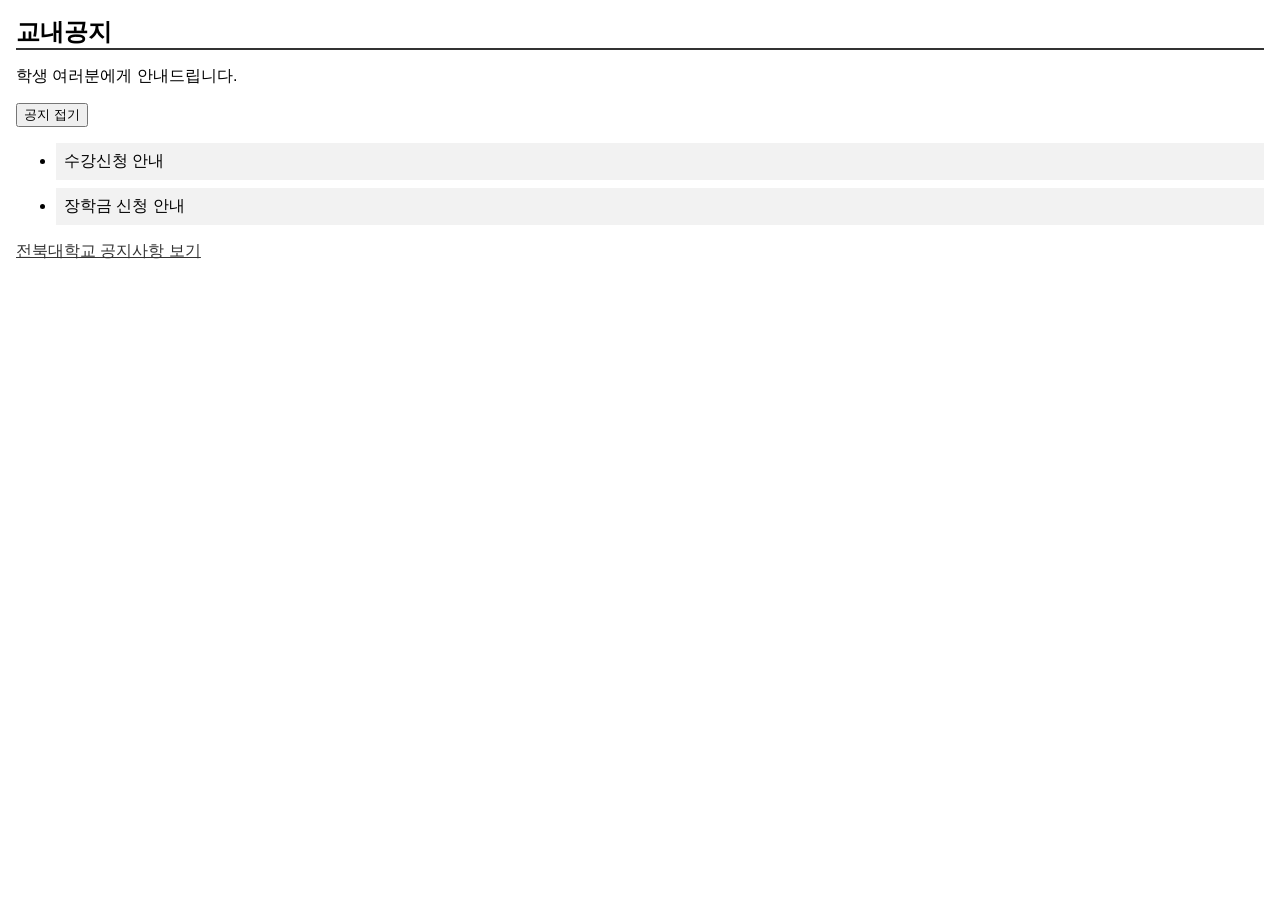
<file: examples/notice-interactive.html>
<!DOCTYPE html>
<html lang="ko">
<head>
  <meta charset="UTF-8">
  <meta name="viewport" content="width=device-width, initial-scale=1">
  <title>교내공지 — HTML + CSS + JavaScript 예시</title>
  <style>
    body {
      font-family: sans-serif;
      margin: 16px;
    }
    h1 {
      font-size: 24px;
      border-bottom: 2px solid #333;
    }
    li {
      margin: 8px 0;
      padding: 8px;
      background: #f2f2f2;
    }
    a { color: #333; }
  </style>
</head>
<body>
  <h1>교내공지</h1>
  <p>학생 여러분에게 안내드립니다.</p>
  <button id="toggle" type="button">공지 접기</button>
  <ul>
    <li>수강신청 안내</li>
    <li>장학금 신청 안내</li>
  </ul>
  <a href="https://www.jbnu.ac.kr/web/news/notice/sub01.do"
     target="_blank" rel="noopener noreferrer">
    전북대학교 공지사항 보기
  </a>
  <script>
    const button = document.querySelector("#toggle");
    const list = document.querySelector("ul");

    button.addEventListener("click", () => {
      list.hidden = !list.hidden;
      button.textContent = list.hidden ? "공지 펼치기" : "공지 접기";
    });
  </script>
</body>
</html>
</file>
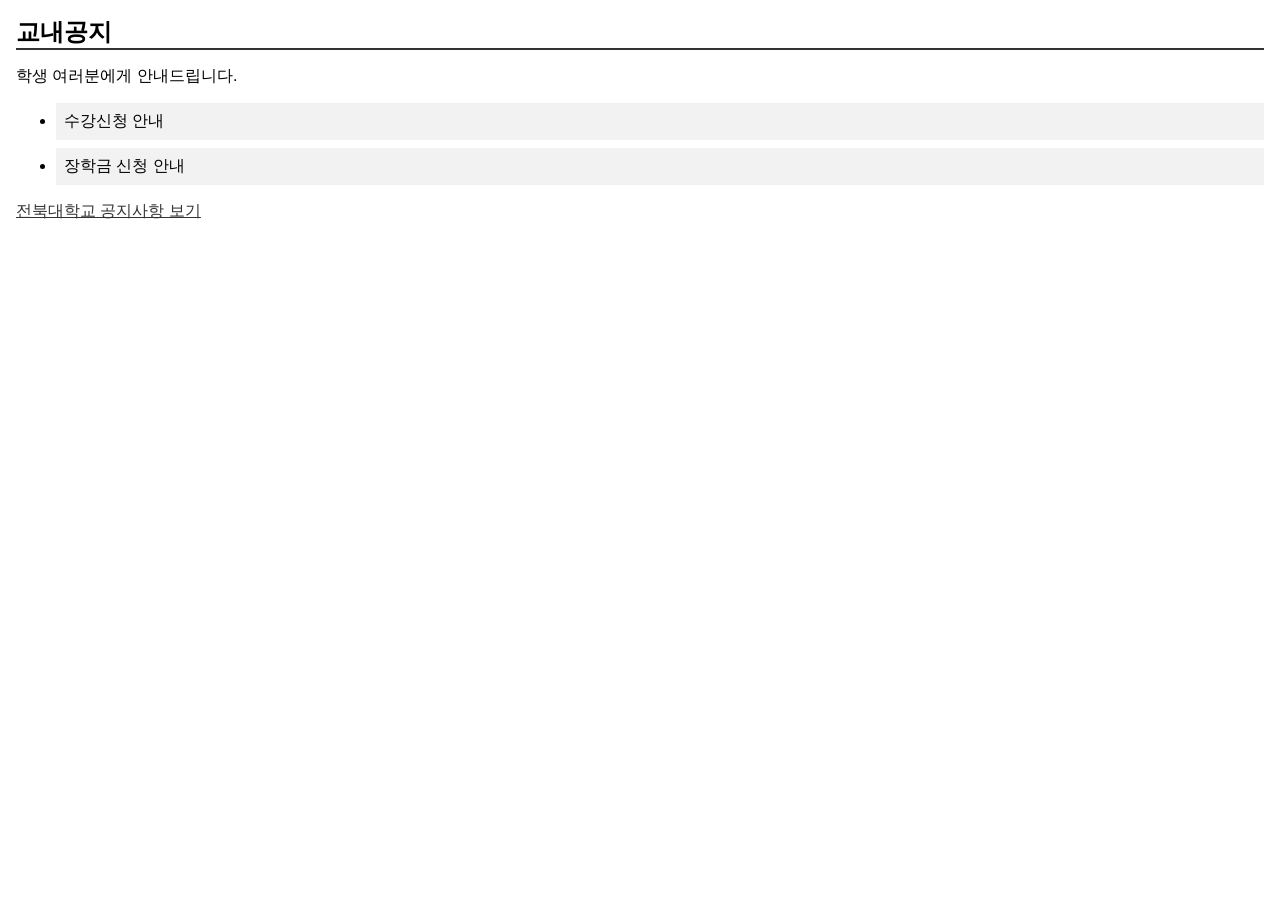
<file: examples/notice-styled.html>
<!DOCTYPE html>
<html lang="ko">
<head>
  <meta charset="UTF-8">
  <meta name="viewport" content="width=device-width, initial-scale=1">
  <title>교내공지 — HTML + CSS 예시</title>
  <style>
    body {
      font-family: sans-serif;
      margin: 16px;
    }
    h1 {
      font-size: 24px;
      border-bottom: 2px solid #333;
    }
    li {
      margin: 8px 0;
      padding: 8px;
      background: #f2f2f2;
    }
    a { color: #333; }
  </style>
</head>
<body>
  <h1>교내공지</h1>
  <p>학생 여러분에게 안내드립니다.</p>
  <ul>
    <li>수강신청 안내</li>
    <li>장학금 신청 안내</li>
  </ul>
  <a href="https://www.jbnu.ac.kr/web/news/notice/sub01.do"
     target="_blank" rel="noopener noreferrer">
    전북대학교 공지사항 보기
  </a>
</body>
</html>
</file>
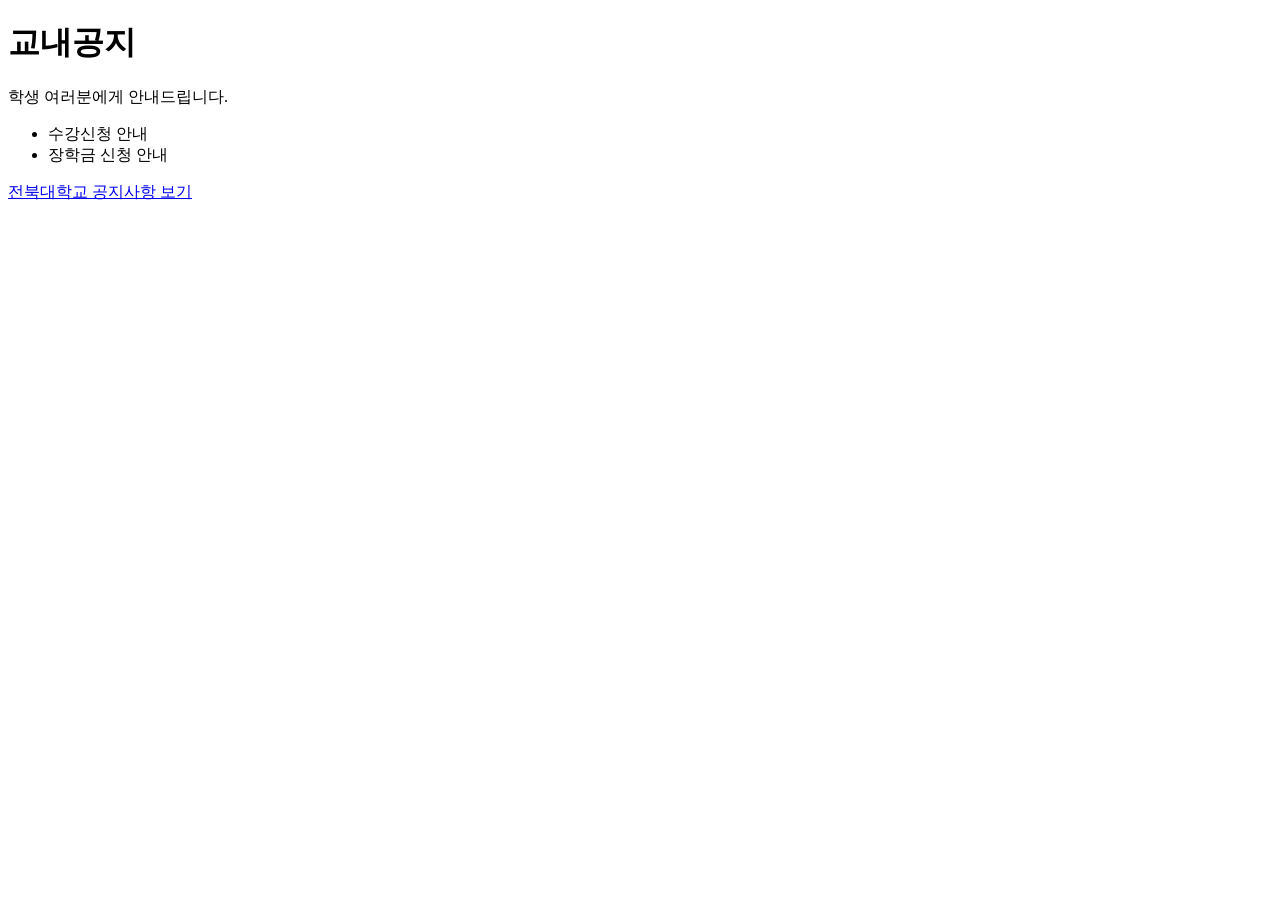
<file: examples/notice.html>
<!DOCTYPE html>
<html lang="ko">
<head>
  <meta charset="UTF-8">
  <meta name="viewport" content="width=device-width, initial-scale=1">
  <title>교내공지 — HTML 예시</title>
</head>
<body>
  <h1>교내공지</h1>
  <p>학생 여러분에게 안내드립니다.</p>
  <ul>
    <li>수강신청 안내</li>
    <li>장학금 신청 안내</li>
  </ul>
  <a href="https://www.jbnu.ac.kr/web/news/notice/sub01.do"
     target="_blank" rel="noopener noreferrer">
    전북대학교 공지사항 보기
  </a>
</body>
</html>
</file>
<file: session.css>
:root { --session-line: #dddddd; }
.session-brand { display: block; margin: 0 0 12px; color: #666666; font-size: 13px; line-height: 1.6; text-decoration: none; }
.session-nav { margin: 0 0 20px; }
.session-nav a { display: block; padding: 3px 6px; color: #222222; font-size: 13px; line-height: 1.6; text-decoration: none; }
.session-nav a:hover { background: #f6f6f6; }
.session-nav a[aria-current="page"] { font-weight: 700; }
.session-footer { display: flex; justify-content: space-between; flex-wrap: wrap; gap: 16px; margin-top: 56px; padding-top: 16px; border-top: 1px solid var(--session-line); font-size: 14px; }
.session-footer a { color: #222222; text-decoration: none; }
.session-footer a:hover { text-decoration: underline; }
a:focus-visible, button:focus-visible, summary:focus-visible { outline: 2px solid #333333; outline-offset: 3px; }
@media print { .session-brand, .session-nav, .session-footer { display: none; } }
</file>
<file: examples/react-board/assets/index-CDhl8af8.css>
:root{--text:#6b6375;--text-h:#08060d;--bg:#fff;--border:#e5e4e7;--code-bg:#f4f3ec;--accent:#aa3bff;--accent-bg:#aa3bff1a;--accent-border:#aa3bff80;--social-bg:#f4f3ec80;--shadow:#0000001a 0 10px 15px -3px, #0000000d 0 4px 6px -2px;--sans:system-ui, "Segoe UI", Roboto, sans-serif;--heading:system-ui, "Segoe UI", Roboto, sans-serif;--mono:ui-monospace, Consolas, monospace;font:18px/145% var(--sans);letter-spacing:.18px;--lightningcss-light:initial;--lightningcss-dark: ;color-scheme:light dark;color:var(--text);background:var(--bg);font-synthesis:none;text-rendering:optimizelegibility;-webkit-font-smoothing:antialiased;-moz-osx-font-smoothing:grayscale}@media (prefers-color-scheme:dark){:root{--lightningcss-light: ;--lightningcss-dark:initial}}@media (width<=1024px){:root{font-size:16px}}@media (prefers-color-scheme:dark){:root{--text:#9ca3af;--text-h:#f3f4f6;--bg:#16171d;--border:#2e303a;--code-bg:#1f2028;--accent:#c084fc;--accent-bg:#c084fc26;--accent-border:#c084fc80;--social-bg:#2f303a80;--shadow:#0006 0 10px 15px -3px, #00000040 0 4px 6px -2px}#social .button-icon{filter:invert()brightness(2)}}#root{text-align:center;border-inline:1px solid var(--border);box-sizing:border-box;flex-direction:column;width:1126px;max-width:100%;min-height:100svh;margin:0 auto;display:flex}body{margin:0}h1,h2{font-family:var(--heading);color:var(--text-h);font-weight:500}h1{letter-spacing:-1.68px;margin:32px 0;font-size:56px}@media (width<=1024px){h1{margin:20px 0;font-size:36px}}h2{letter-spacing:-.24px;margin:0 0 8px;font-size:24px;line-height:118%}@media (width<=1024px){h2{font-size:20px}}p{margin:0}code,.counter{font-family:var(--mono);color:var(--text-h);border-radius:4px;display:inline-flex}code{background:var(--code-bg);padding:4px 8px;font-size:15px;line-height:135%}.part{text-align:left;color:#213547;padding:16px;font-size:16px}.part h3{margin:0 0 4px}.part p{margin:8px 0}.part ul{margin:8px 0;padding-left:20px}.part li{margin:4px 0}.part button{cursor:pointer;background:#f6f6f6;border:1px solid #ccc;border-radius:6px;margin:0 6px 6px 0;padding:6px 12px;font-size:14px}.part button:hover{background:#ececec}.part input{border:1px solid #ccc;border-radius:6px;margin:0 6px 6px 0;padding:6px 8px;font-size:14px}:root:root{--lightningcss-light:initial;--lightningcss-dark: ;color-scheme:light;--text:#6b6375;--text-h:#08060d;--bg:#fff;--border:#e5e4e7;--code-bg:#f4f3ec}
</file>
<file: examples/react-signup/assets/index-BypY_VxP.css>
body{color:#213547;margin:0;font-family:system-ui,sans-serif}
</file>
